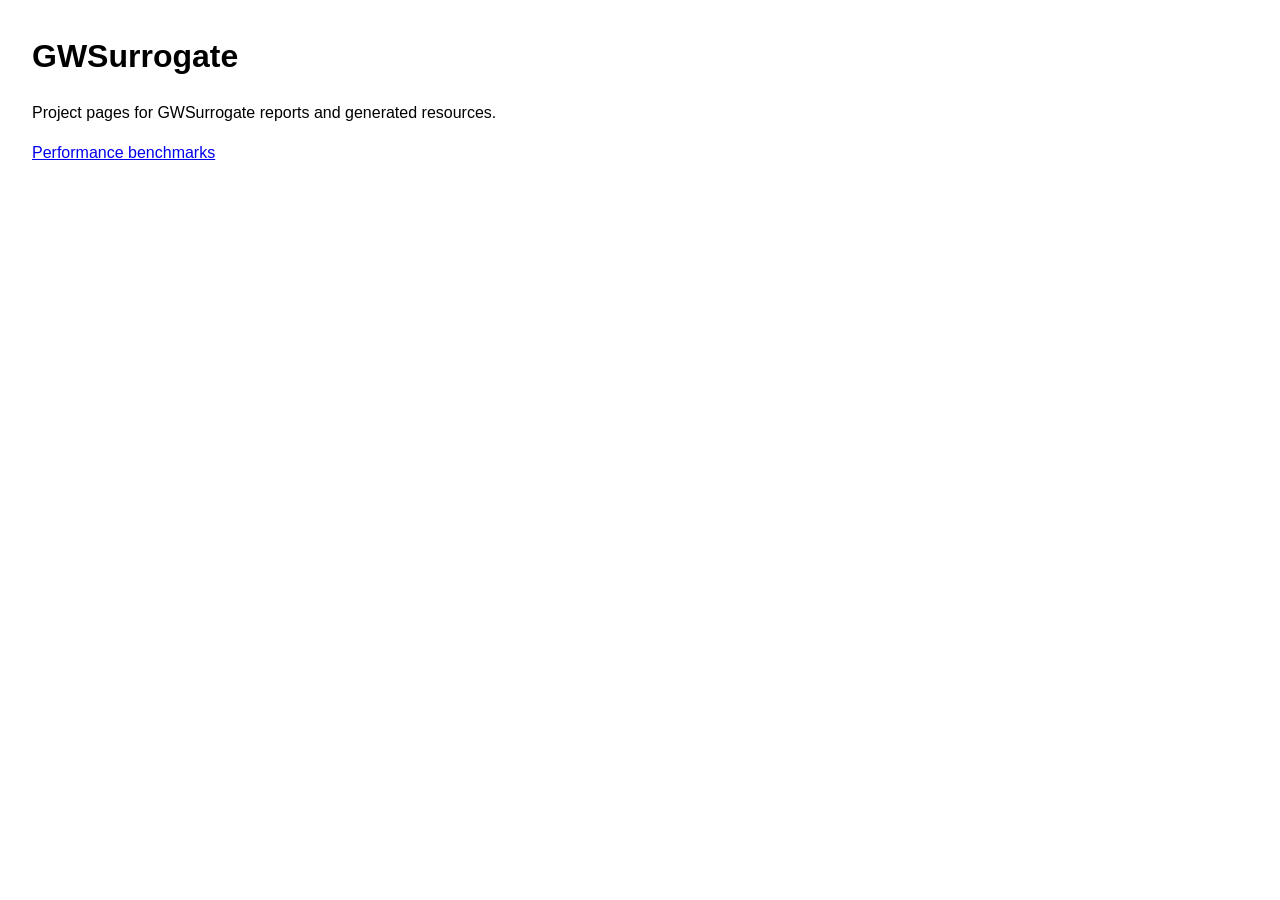
<file: index.html>
<!doctype html>
<html lang="en">
<head>
  <meta charset="utf-8">
  <meta name="viewport" content="width=device-width, initial-scale=1">
  <title>GWSurrogate</title>
  <style>
    body { font-family: sans-serif; margin: 2rem; line-height: 1.5; }
    table { border-collapse: collapse; width: 100%; }
    th, td { border-bottom: 1px solid #ddd; padding: 0.5rem; text-align: left; }
    nav a, .links a { margin-right: 1rem; }
  </style>
</head>
<body>
  <h1>GWSurrogate</h1>
  <p>Project pages for GWSurrogate reports and generated resources.</p>
  <div class="links">
    <a href="benchmarks/">Performance benchmarks</a>
  </div>

</body>
</html>
</file>
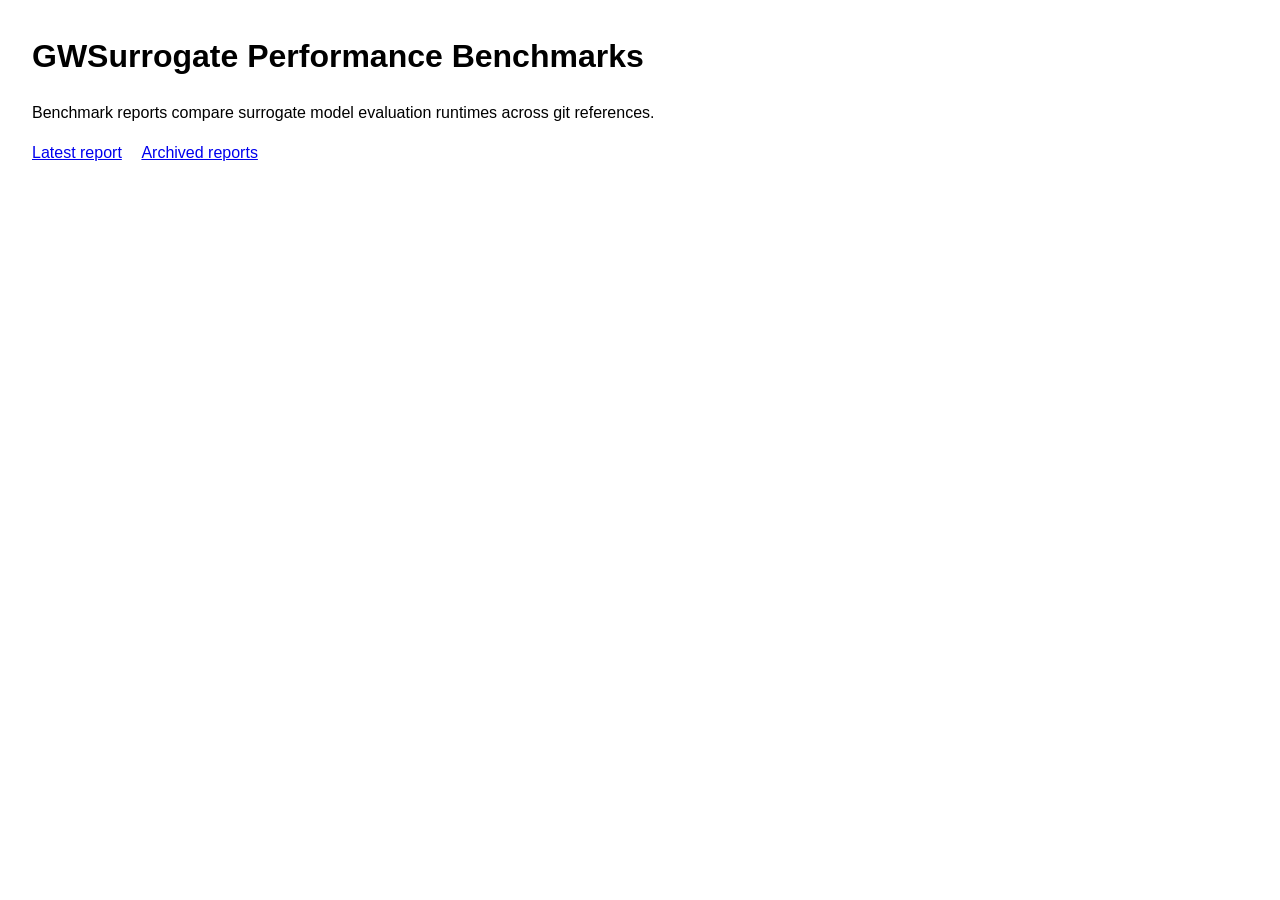
<file: benchmarks/index.html>
<!doctype html>
<html lang="en">
<head>
  <meta charset="utf-8">
  <meta name="viewport" content="width=device-width, initial-scale=1">
  <title>GWSurrogate Performance Benchmarks</title>
  <style>
    body { font-family: sans-serif; margin: 2rem; line-height: 1.5; }
    table { border-collapse: collapse; width: 100%; }
    th, td { border-bottom: 1px solid #ddd; padding: 0.5rem; text-align: left; }
    nav a, .links a { margin-right: 1rem; }
  </style>
</head>
<body>
  <h1>GWSurrogate Performance Benchmarks</h1>
  <p>Benchmark reports compare surrogate model evaluation runtimes across git references.</p>
  <div class="links">
    <a href="latest/">Latest report</a>
    <a href="runs/">Archived reports</a>
  </div>

</body>
</html>
</file>
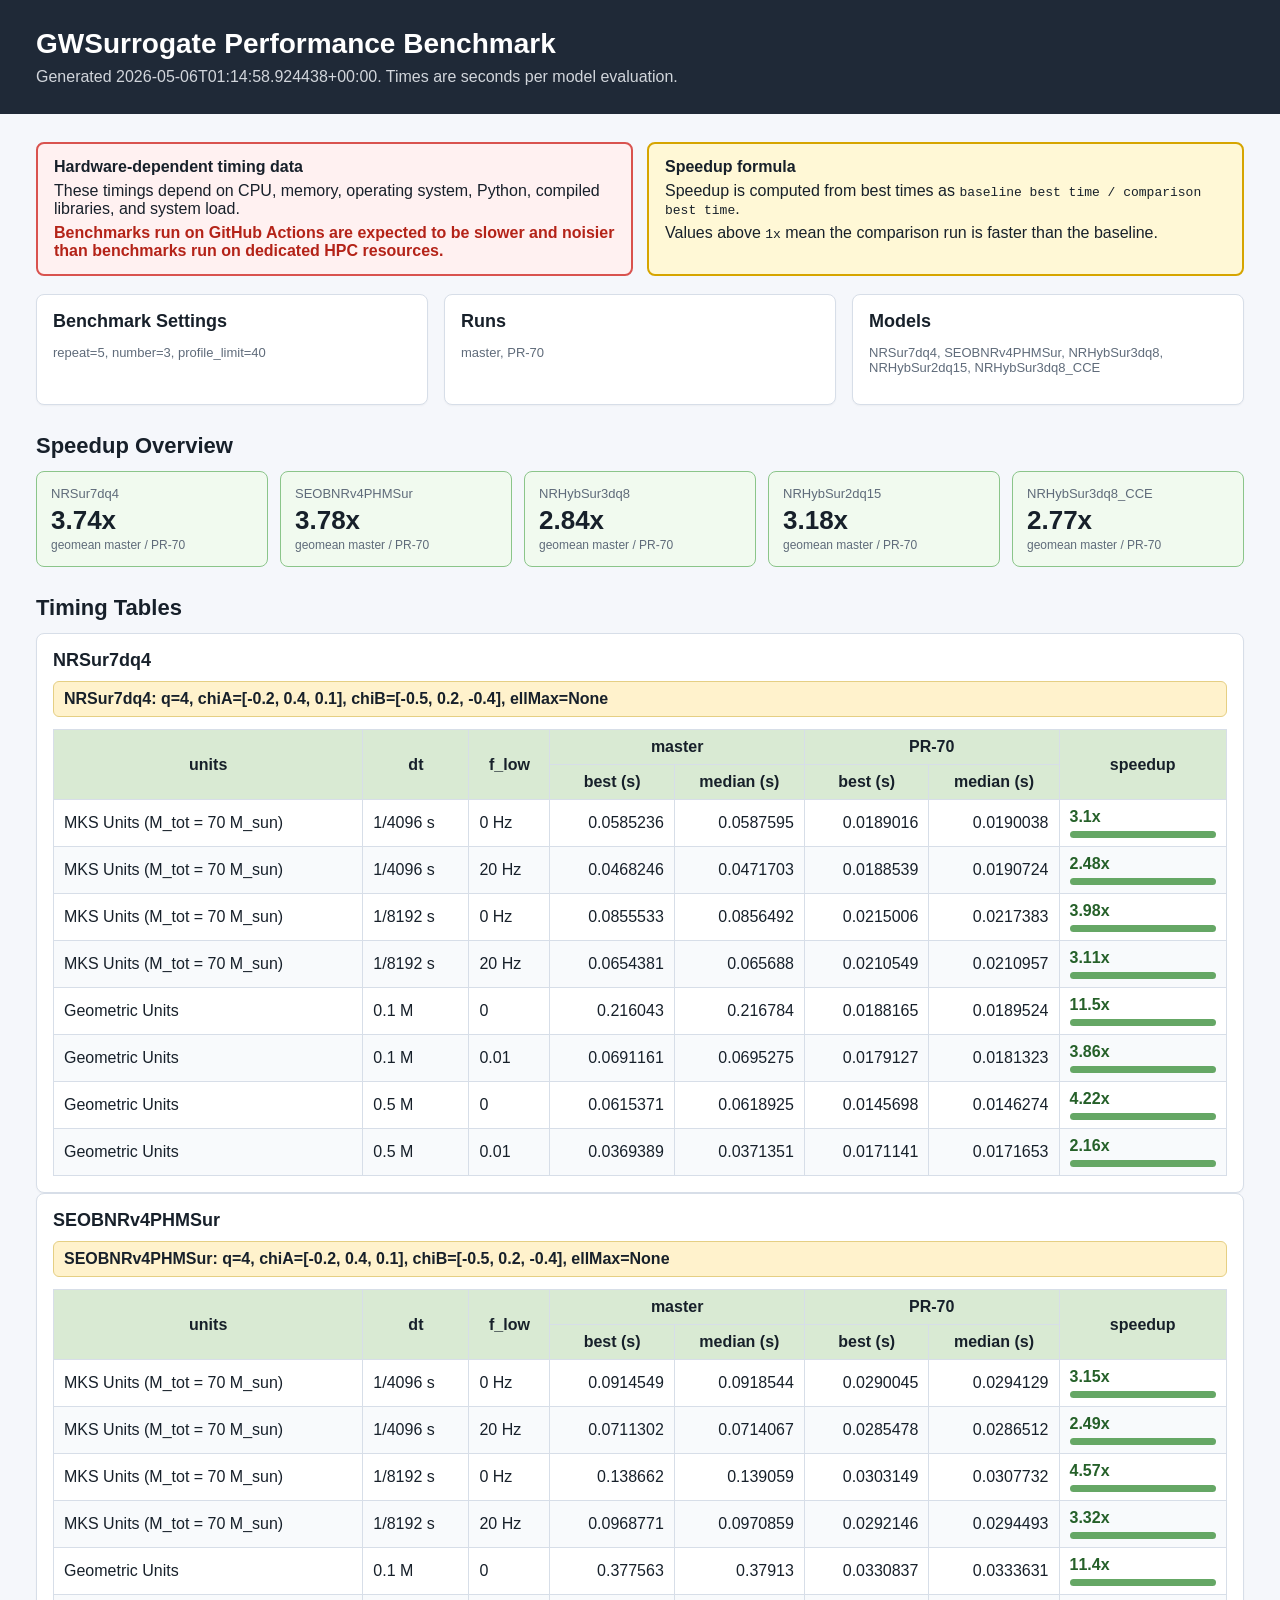
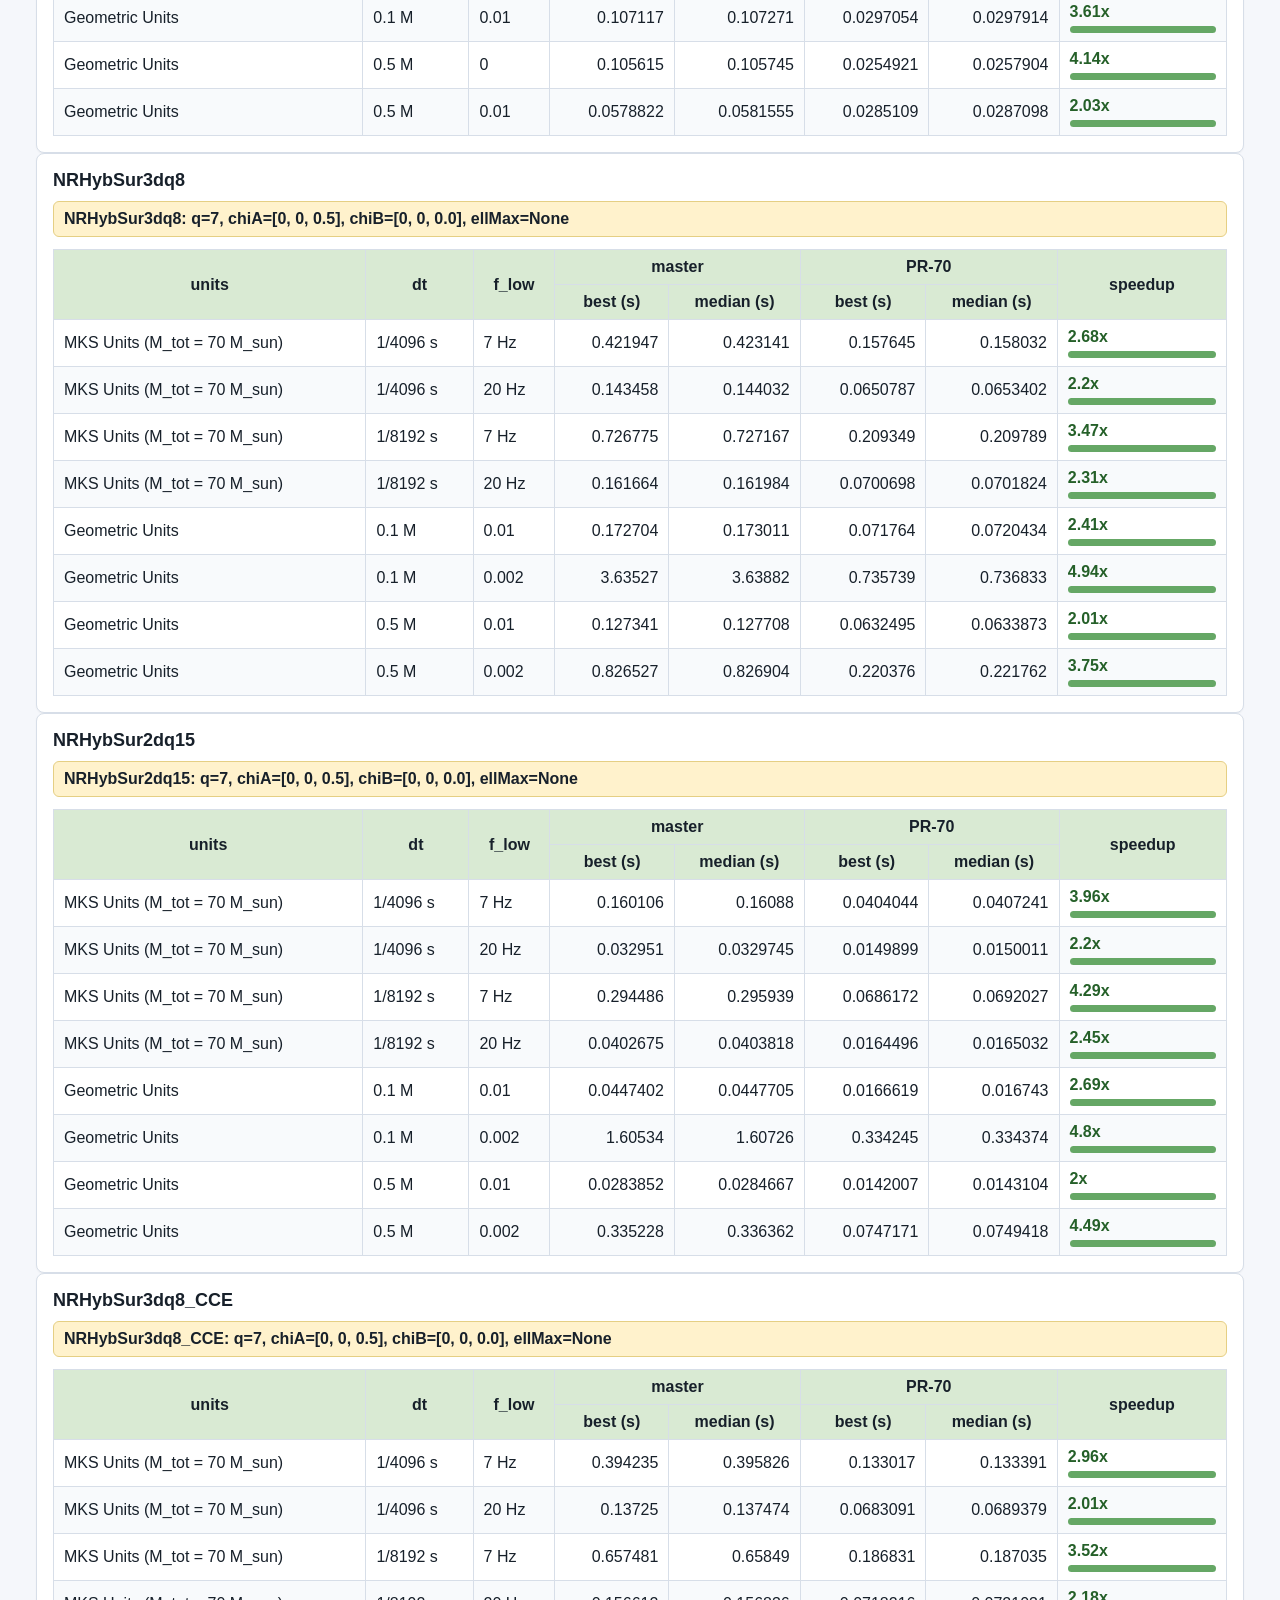
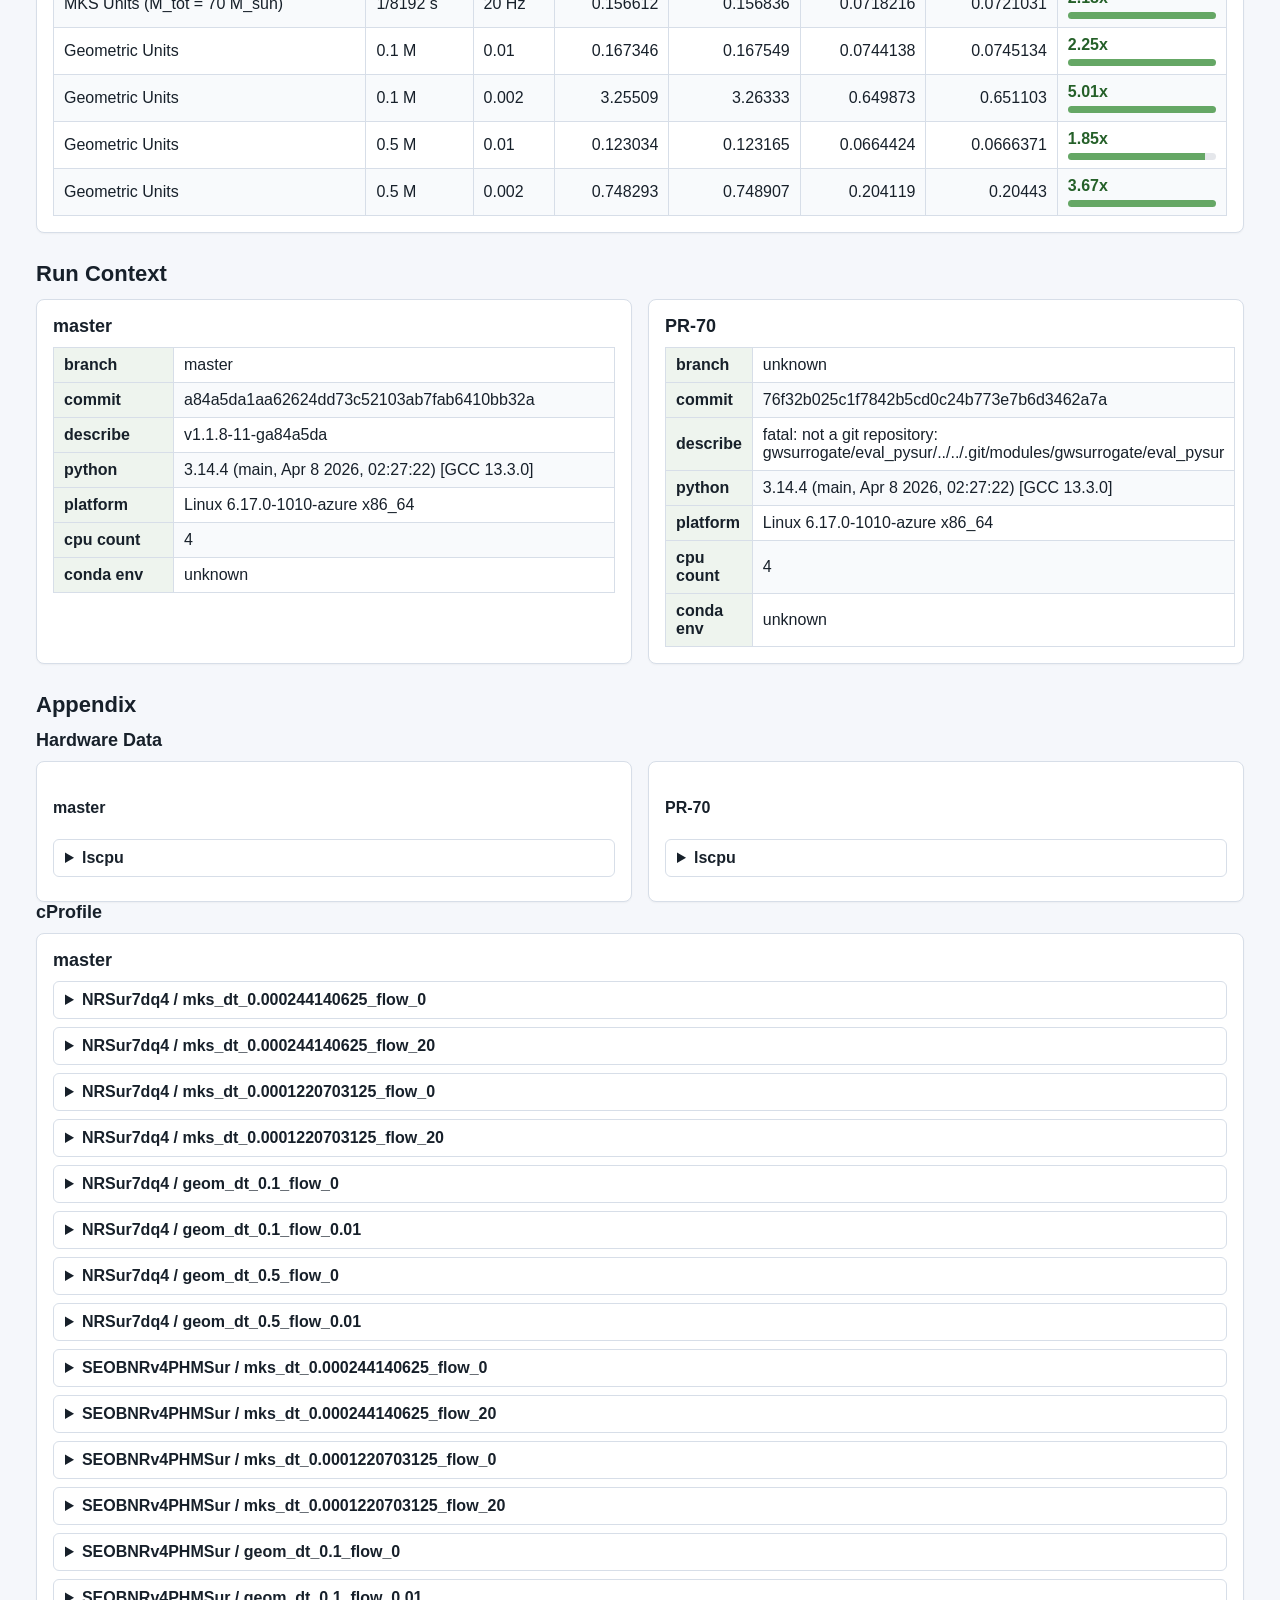
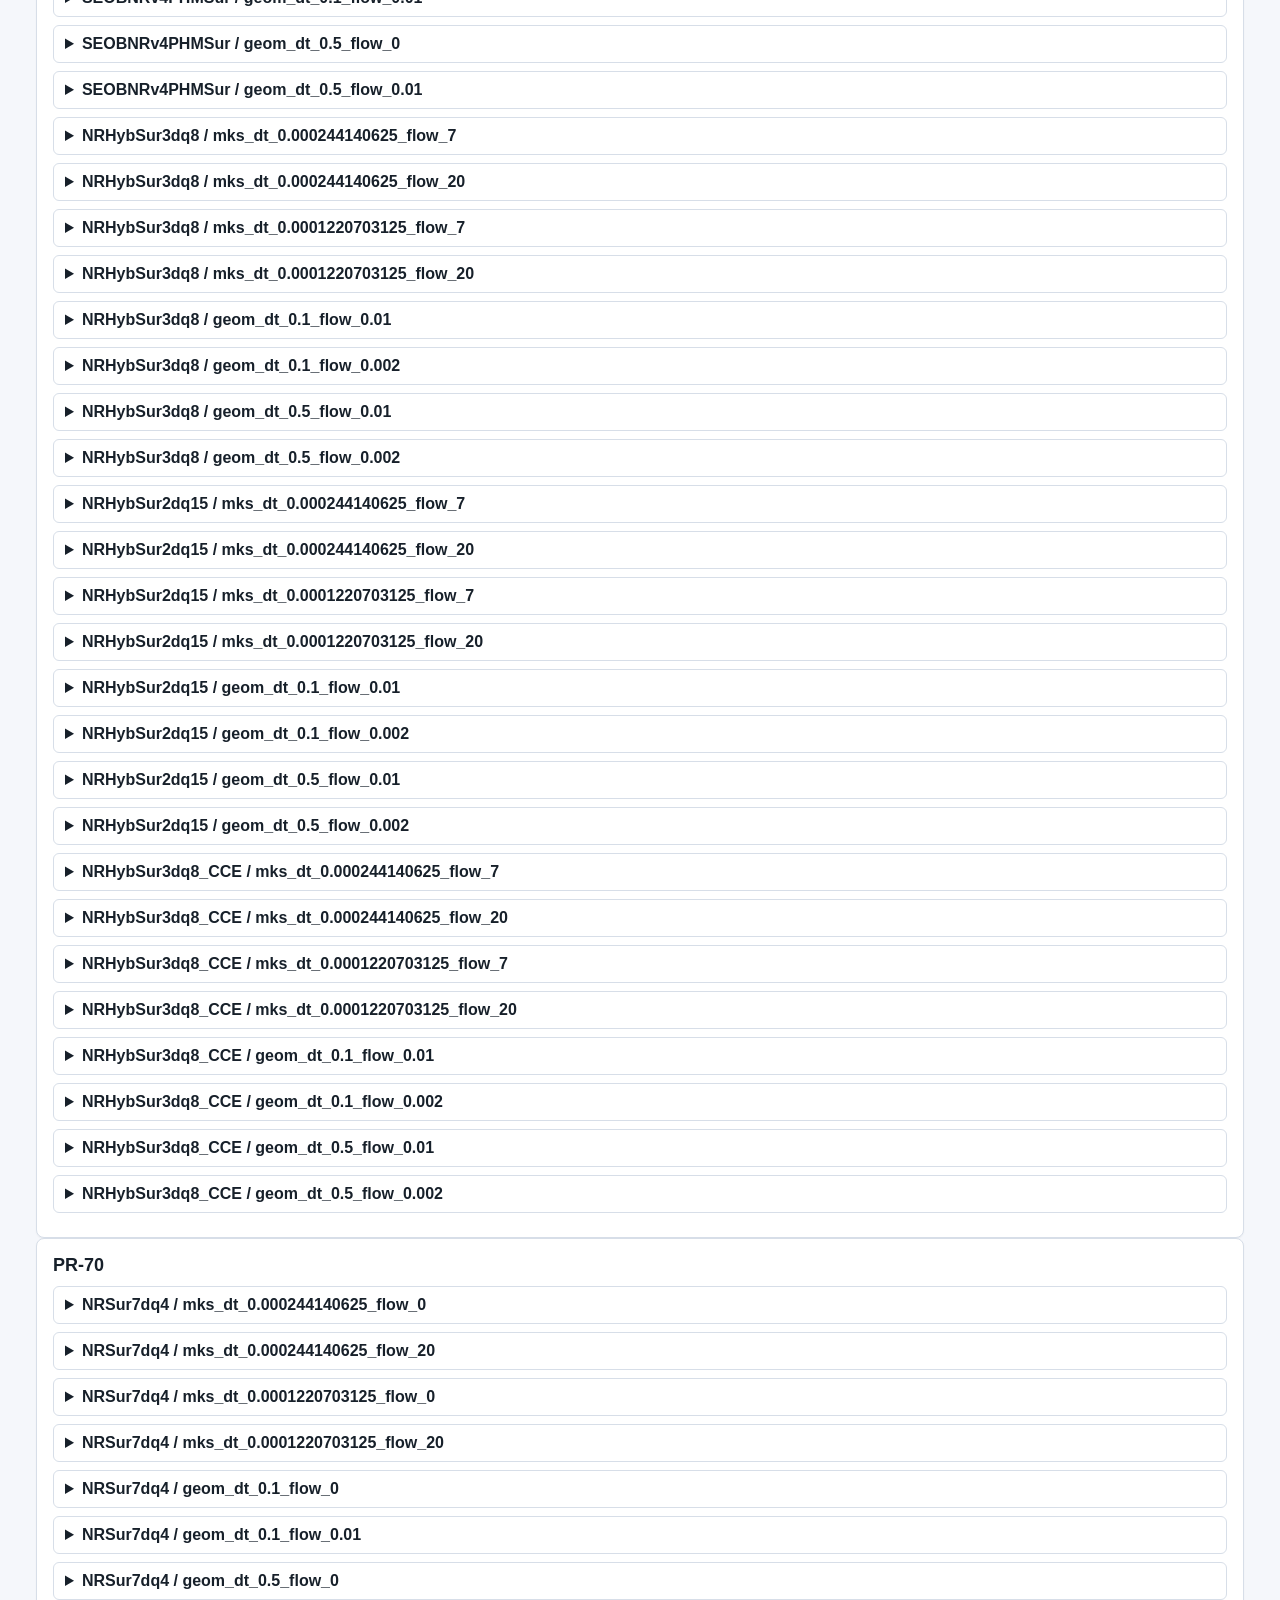
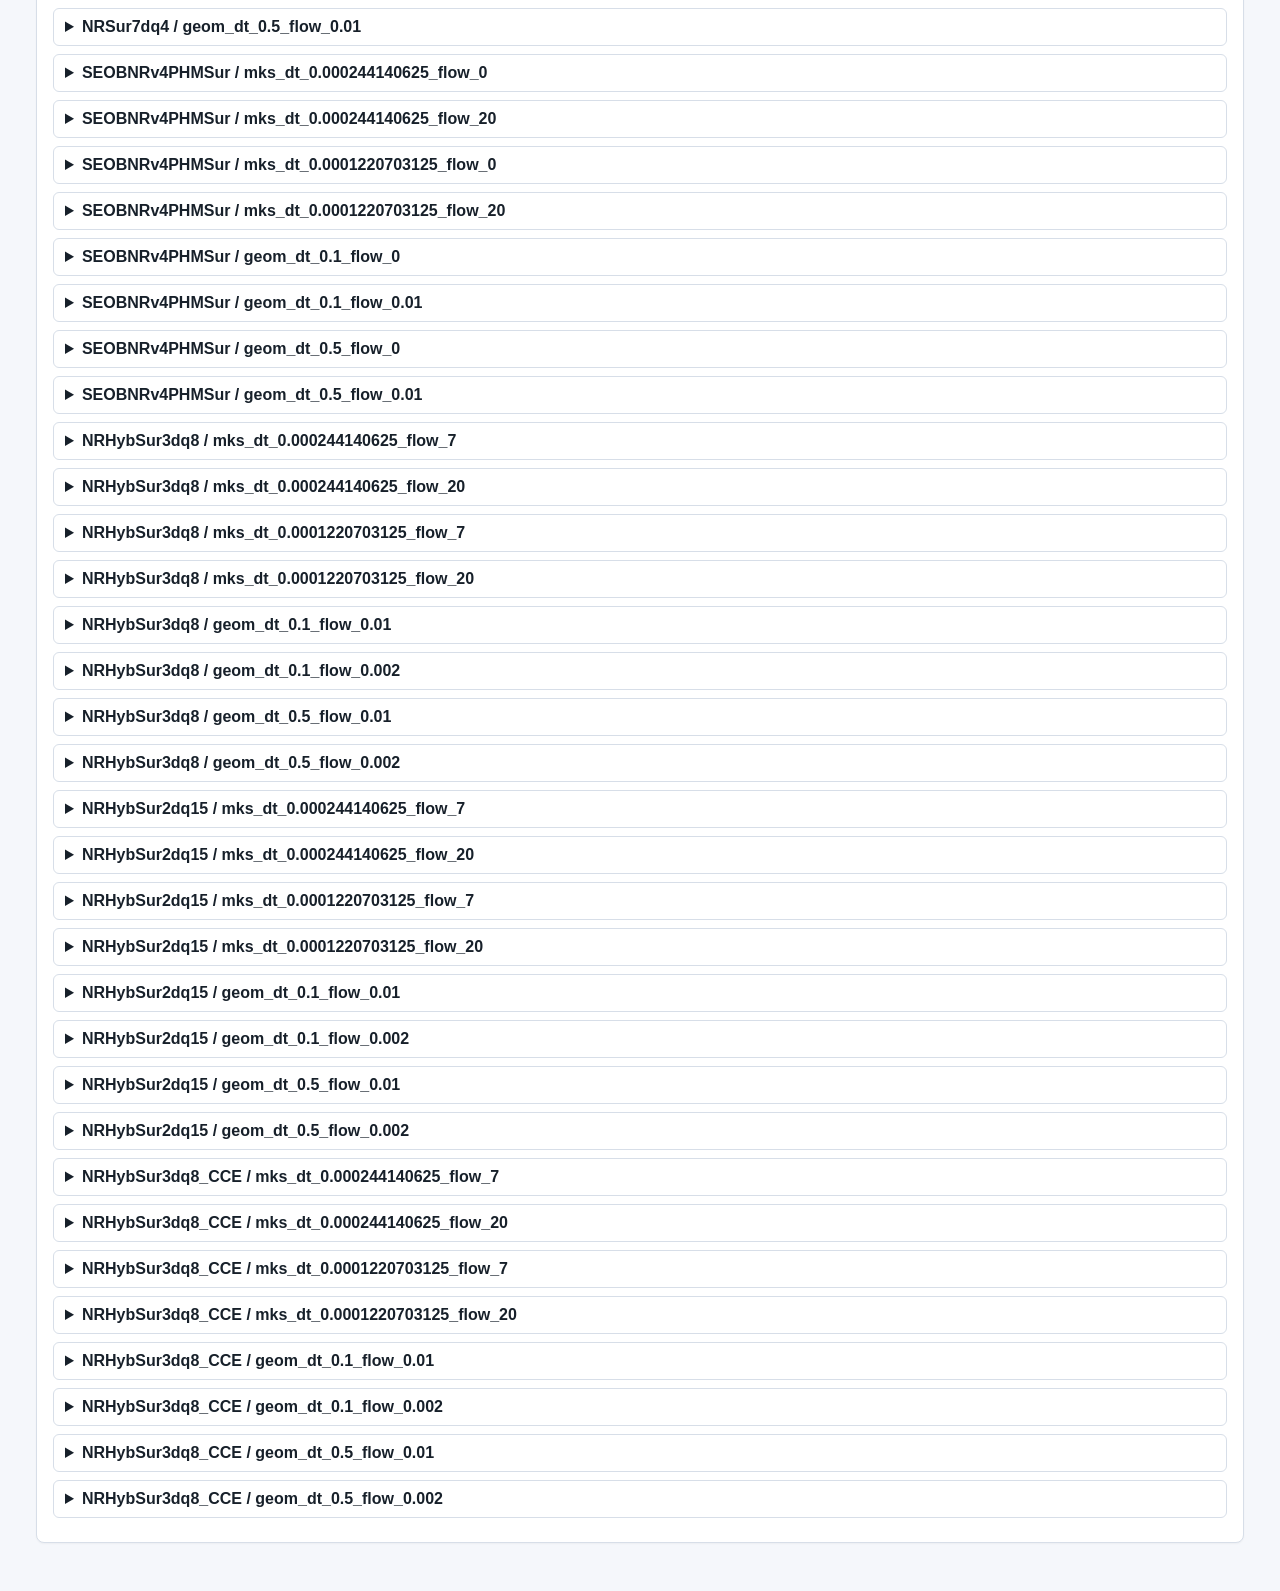
<file: benchmarks/latest/index.html>
<!doctype html>
<html lang="en">
<head>
  <meta charset="utf-8">
  <meta name="viewport" content="width=device-width, initial-scale=1">
  <title>GWSurrogate Performance Benchmark</title>
  <style>
      :root { color-scheme: light; --ink:#17202a; --muted:#5f6b7a; --line:#d7dee8; --panel:#ffffff; --bg:#f5f7fb; --green:#d9ead3; --yellow:#fff2cc; --red:#f8d7da; --blue:#d9eaf7; }
      * { box-sizing: border-box; }
      body { margin: 0; font-family: -apple-system, BlinkMacSystemFont, "Segoe UI", sans-serif; color: var(--ink); background: var(--bg); }
      header { padding: 28px 36px; background: #1f2937; color: white; }
      header h1 { margin: 0 0 8px; font-size: 28px; }
      header p { margin: 0; color: #d1d5db; }
      main { padding: 28px 36px 48px; max-width: 1500px; margin: 0 auto; }
      h2 { margin: 28px 0 12px; font-size: 22px; }
      h3 { margin: 0 0 10px; font-size: 18px; }
      .grid { display: grid; grid-template-columns: repeat(auto-fit, minmax(320px, 1fr)); gap: 16px; }
      .panel, .model { background: var(--panel); border: 1px solid var(--line); border-radius: 8px; padding: 16px; box-shadow: 0 1px 2px rgba(0,0,0,.04); }
      .notices { display: grid; grid-template-columns: repeat(auto-fit, minmax(320px, 1fr)); gap: 14px; margin-bottom: 18px; }
      .notice { border: 2px solid #d6a500; background: #fff8d6; border-radius: 8px; padding: 14px 16px; }
      .notice.hardware { border-color: #d9534f; background: #fff1f1; }
      .notice strong { display: block; margin-bottom: 6px; }
      .notice p { margin: 6px 0 0; }
      .warning-text { color: #b42318; font-weight: 700; }
      .metrics { display: grid; grid-template-columns: repeat(auto-fit, minmax(190px, 1fr)); gap: 12px; }
      .metric { border: 1px solid var(--line); border-radius: 8px; padding: 14px; background: white; }
      .metric.faster { border-color: #8bc58a; background: #f1faef; }
      .metric.slower { border-color: #e0969c; background: #fff3f3; }
      .metric-label { color: var(--muted); font-size: 13px; }
      .metric-value { font-size: 26px; font-weight: 700; margin-top: 4px; }
      .metric-note { color: var(--muted); font-size: 12px; margin-top: 2px; }
      .params { background: var(--yellow); border: 1px solid #e5cf84; border-radius: 6px; padding: 8px 10px; margin-bottom: 12px; font-weight: 600; }
      .table-wrap { overflow-x: auto; }
      table { border-collapse: collapse; width: 100%; }
      th, td { border: 1px solid var(--line); padding: 8px 10px; text-align: left; vertical-align: middle; }
      th { background: var(--green); font-weight: 700; text-align: center; }
      td.num { text-align: right; font-variant-numeric: tabular-nums; }
      tbody tr:nth-child(even) td { background: #f8fafc; }
      .speed { min-width: 130px; font-variant-numeric: tabular-nums; }
      .speed span { font-weight: 700; }
      .speed.faster span { color: #256029; }
      .speed.slower span { color: #8a1c25; }
      .bar { height: 7px; background: #e5e7eb; border-radius: 99px; margin-top: 5px; overflow: hidden; }
      .bar i { display: block; height: 100%; background: #60a5fa; }
      .speed.faster .bar i { background: #65a765; }
      .speed.slower .bar i { background: #d66b75; }
      .meta th { width: 120px; text-align: left; background: #eef4ee; }
      details { border: 1px solid var(--line); border-radius: 6px; margin: 8px 0; background: white; }
      summary { cursor: pointer; padding: 9px 11px; font-weight: 600; }
      pre { margin: 0; padding: 12px; overflow-x: auto; background: #111827; color: #e5e7eb; font-size: 12px; line-height: 1.45; }
      .small { color: var(--muted); font-size: 13px; }
    </style>
</head>
<body>
  <header>
    <h1>GWSurrogate Performance Benchmark</h1>
    <p>Generated 2026-05-06T01:14:58.924438+00:00. Times are seconds per model evaluation.</p>
  </header>
  <main>
    <section class="notices">
      <div class="notice hardware">
        <strong>Hardware-dependent timing data</strong>
        <p>These timings depend on CPU, memory, operating system, Python, compiled libraries, and system load.</p>
        <p class="warning-text">Benchmarks run on GitHub Actions are expected to be slower and noisier than benchmarks run on dedicated HPC resources.</p>
      </div>
      <div class="notice">
        <strong>Speedup formula</strong>
        <p>Speedup is computed from best times as <code>baseline best time / comparison best time</code>.</p>
        <p>Values above <code>1x</code> mean the comparison run is faster than the baseline.</p>
      </div>
    </section>
    <section class="grid">
      <div class="panel"><h3>Benchmark Settings</h3><p class="small">repeat=5, number=3, profile_limit=40</p></div>
      <div class="panel"><h3>Runs</h3><p class="small">master, PR-70</p></div>
      <div class="panel"><h3>Models</h3><p class="small">NRSur7dq4, SEOBNRv4PHMSur, NRHybSur3dq8, NRHybSur2dq15, NRHybSur3dq8_CCE</p></div>
    </section>
    
      <section>
        <h2>Speedup Overview</h2>
        <div class="metrics">
            <div class="metric faster">
              <div class="metric-label">NRSur7dq4</div>
              <div class="metric-value">3.74x</div>
              <div class="metric-note">geomean master / PR-70</div>
            </div>
            
            <div class="metric faster">
              <div class="metric-label">SEOBNRv4PHMSur</div>
              <div class="metric-value">3.78x</div>
              <div class="metric-note">geomean master / PR-70</div>
            </div>
            
            <div class="metric faster">
              <div class="metric-label">NRHybSur3dq8</div>
              <div class="metric-value">2.84x</div>
              <div class="metric-note">geomean master / PR-70</div>
            </div>
            
            <div class="metric faster">
              <div class="metric-label">NRHybSur2dq15</div>
              <div class="metric-value">3.18x</div>
              <div class="metric-note">geomean master / PR-70</div>
            </div>
            
            <div class="metric faster">
              <div class="metric-label">NRHybSur3dq8_CCE</div>
              <div class="metric-value">2.77x</div>
              <div class="metric-note">geomean master / PR-70</div>
            </div>
            </div>
      </section>
    
    <section><h2>Timing Tables</h2>
      <section class="model">
        <h3>NRSur7dq4</h3>
        <div class="params">NRSur7dq4: q=4, chiA=[-0.2, 0.4, 0.1], chiB=[-0.5, 0.2, -0.4], ellMax=None</div>
        <div class="table-wrap">
          <table class="timings">
            <thead>
              <tr><th rowspan="2">units</th><th rowspan="2">dt</th><th rowspan="2">f_low</th><th colspan="2">master</th><th colspan="2">PR-70</th><th rowspan="2">speedup</th></tr>
              <tr><th>best (s)</th><th>median (s)</th><th>best (s)</th><th>median (s)</th></tr>
            </thead>
            <tbody><tr><td>MKS Units (M_tot = 70 M_sun)</td><td>1/4096 s</td><td>0 Hz</td><td class="num">0.0585236</td><td class="num">0.0587595</td><td class="num">0.0189016</td><td class="num">0.0190038</td>
                <td class="speed faster">
                  <span>3.1x</span>
                  <div class="bar"><i style="width:100.0%"></i></div>
                </td>
                </tr><tr><td>MKS Units (M_tot = 70 M_sun)</td><td>1/4096 s</td><td>20 Hz</td><td class="num">0.0468246</td><td class="num">0.0471703</td><td class="num">0.0188539</td><td class="num">0.0190724</td>
                <td class="speed faster">
                  <span>2.48x</span>
                  <div class="bar"><i style="width:100.0%"></i></div>
                </td>
                </tr><tr><td>MKS Units (M_tot = 70 M_sun)</td><td>1/8192 s</td><td>0 Hz</td><td class="num">0.0855533</td><td class="num">0.0856492</td><td class="num">0.0215006</td><td class="num">0.0217383</td>
                <td class="speed faster">
                  <span>3.98x</span>
                  <div class="bar"><i style="width:100.0%"></i></div>
                </td>
                </tr><tr><td>MKS Units (M_tot = 70 M_sun)</td><td>1/8192 s</td><td>20 Hz</td><td class="num">0.0654381</td><td class="num">0.065688</td><td class="num">0.0210549</td><td class="num">0.0210957</td>
                <td class="speed faster">
                  <span>3.11x</span>
                  <div class="bar"><i style="width:100.0%"></i></div>
                </td>
                </tr><tr><td>Geometric Units</td><td>0.1 M</td><td>0</td><td class="num">0.216043</td><td class="num">0.216784</td><td class="num">0.0188165</td><td class="num">0.0189524</td>
                <td class="speed faster">
                  <span>11.5x</span>
                  <div class="bar"><i style="width:100.0%"></i></div>
                </td>
                </tr><tr><td>Geometric Units</td><td>0.1 M</td><td>0.01</td><td class="num">0.0691161</td><td class="num">0.0695275</td><td class="num">0.0179127</td><td class="num">0.0181323</td>
                <td class="speed faster">
                  <span>3.86x</span>
                  <div class="bar"><i style="width:100.0%"></i></div>
                </td>
                </tr><tr><td>Geometric Units</td><td>0.5 M</td><td>0</td><td class="num">0.0615371</td><td class="num">0.0618925</td><td class="num">0.0145698</td><td class="num">0.0146274</td>
                <td class="speed faster">
                  <span>4.22x</span>
                  <div class="bar"><i style="width:100.0%"></i></div>
                </td>
                </tr><tr><td>Geometric Units</td><td>0.5 M</td><td>0.01</td><td class="num">0.0369389</td><td class="num">0.0371351</td><td class="num">0.0171141</td><td class="num">0.0171653</td>
                <td class="speed faster">
                  <span>2.16x</span>
                  <div class="bar"><i style="width:100.0%"></i></div>
                </td>
                </tr></tbody>
          </table>
        </div>
      </section>
    

      <section class="model">
        <h3>SEOBNRv4PHMSur</h3>
        <div class="params">SEOBNRv4PHMSur: q=4, chiA=[-0.2, 0.4, 0.1], chiB=[-0.5, 0.2, -0.4], ellMax=None</div>
        <div class="table-wrap">
          <table class="timings">
            <thead>
              <tr><th rowspan="2">units</th><th rowspan="2">dt</th><th rowspan="2">f_low</th><th colspan="2">master</th><th colspan="2">PR-70</th><th rowspan="2">speedup</th></tr>
              <tr><th>best (s)</th><th>median (s)</th><th>best (s)</th><th>median (s)</th></tr>
            </thead>
            <tbody><tr><td>MKS Units (M_tot = 70 M_sun)</td><td>1/4096 s</td><td>0 Hz</td><td class="num">0.0914549</td><td class="num">0.0918544</td><td class="num">0.0290045</td><td class="num">0.0294129</td>
                <td class="speed faster">
                  <span>3.15x</span>
                  <div class="bar"><i style="width:100.0%"></i></div>
                </td>
                </tr><tr><td>MKS Units (M_tot = 70 M_sun)</td><td>1/4096 s</td><td>20 Hz</td><td class="num">0.0711302</td><td class="num">0.0714067</td><td class="num">0.0285478</td><td class="num">0.0286512</td>
                <td class="speed faster">
                  <span>2.49x</span>
                  <div class="bar"><i style="width:100.0%"></i></div>
                </td>
                </tr><tr><td>MKS Units (M_tot = 70 M_sun)</td><td>1/8192 s</td><td>0 Hz</td><td class="num">0.138662</td><td class="num">0.139059</td><td class="num">0.0303149</td><td class="num">0.0307732</td>
                <td class="speed faster">
                  <span>4.57x</span>
                  <div class="bar"><i style="width:100.0%"></i></div>
                </td>
                </tr><tr><td>MKS Units (M_tot = 70 M_sun)</td><td>1/8192 s</td><td>20 Hz</td><td class="num">0.0968771</td><td class="num">0.0970859</td><td class="num">0.0292146</td><td class="num">0.0294493</td>
                <td class="speed faster">
                  <span>3.32x</span>
                  <div class="bar"><i style="width:100.0%"></i></div>
                </td>
                </tr><tr><td>Geometric Units</td><td>0.1 M</td><td>0</td><td class="num">0.377563</td><td class="num">0.37913</td><td class="num">0.0330837</td><td class="num">0.0333631</td>
                <td class="speed faster">
                  <span>11.4x</span>
                  <div class="bar"><i style="width:100.0%"></i></div>
                </td>
                </tr><tr><td>Geometric Units</td><td>0.1 M</td><td>0.01</td><td class="num">0.107117</td><td class="num">0.107271</td><td class="num">0.0297054</td><td class="num">0.0297914</td>
                <td class="speed faster">
                  <span>3.61x</span>
                  <div class="bar"><i style="width:100.0%"></i></div>
                </td>
                </tr><tr><td>Geometric Units</td><td>0.5 M</td><td>0</td><td class="num">0.105615</td><td class="num">0.105745</td><td class="num">0.0254921</td><td class="num">0.0257904</td>
                <td class="speed faster">
                  <span>4.14x</span>
                  <div class="bar"><i style="width:100.0%"></i></div>
                </td>
                </tr><tr><td>Geometric Units</td><td>0.5 M</td><td>0.01</td><td class="num">0.0578822</td><td class="num">0.0581555</td><td class="num">0.0285109</td><td class="num">0.0287098</td>
                <td class="speed faster">
                  <span>2.03x</span>
                  <div class="bar"><i style="width:100.0%"></i></div>
                </td>
                </tr></tbody>
          </table>
        </div>
      </section>
    

      <section class="model">
        <h3>NRHybSur3dq8</h3>
        <div class="params">NRHybSur3dq8: q=7, chiA=[0, 0, 0.5], chiB=[0, 0, 0.0], ellMax=None</div>
        <div class="table-wrap">
          <table class="timings">
            <thead>
              <tr><th rowspan="2">units</th><th rowspan="2">dt</th><th rowspan="2">f_low</th><th colspan="2">master</th><th colspan="2">PR-70</th><th rowspan="2">speedup</th></tr>
              <tr><th>best (s)</th><th>median (s)</th><th>best (s)</th><th>median (s)</th></tr>
            </thead>
            <tbody><tr><td>MKS Units (M_tot = 70 M_sun)</td><td>1/4096 s</td><td>7 Hz</td><td class="num">0.421947</td><td class="num">0.423141</td><td class="num">0.157645</td><td class="num">0.158032</td>
                <td class="speed faster">
                  <span>2.68x</span>
                  <div class="bar"><i style="width:100.0%"></i></div>
                </td>
                </tr><tr><td>MKS Units (M_tot = 70 M_sun)</td><td>1/4096 s</td><td>20 Hz</td><td class="num">0.143458</td><td class="num">0.144032</td><td class="num">0.0650787</td><td class="num">0.0653402</td>
                <td class="speed faster">
                  <span>2.2x</span>
                  <div class="bar"><i style="width:100.0%"></i></div>
                </td>
                </tr><tr><td>MKS Units (M_tot = 70 M_sun)</td><td>1/8192 s</td><td>7 Hz</td><td class="num">0.726775</td><td class="num">0.727167</td><td class="num">0.209349</td><td class="num">0.209789</td>
                <td class="speed faster">
                  <span>3.47x</span>
                  <div class="bar"><i style="width:100.0%"></i></div>
                </td>
                </tr><tr><td>MKS Units (M_tot = 70 M_sun)</td><td>1/8192 s</td><td>20 Hz</td><td class="num">0.161664</td><td class="num">0.161984</td><td class="num">0.0700698</td><td class="num">0.0701824</td>
                <td class="speed faster">
                  <span>2.31x</span>
                  <div class="bar"><i style="width:100.0%"></i></div>
                </td>
                </tr><tr><td>Geometric Units</td><td>0.1 M</td><td>0.01</td><td class="num">0.172704</td><td class="num">0.173011</td><td class="num">0.071764</td><td class="num">0.0720434</td>
                <td class="speed faster">
                  <span>2.41x</span>
                  <div class="bar"><i style="width:100.0%"></i></div>
                </td>
                </tr><tr><td>Geometric Units</td><td>0.1 M</td><td>0.002</td><td class="num">3.63527</td><td class="num">3.63882</td><td class="num">0.735739</td><td class="num">0.736833</td>
                <td class="speed faster">
                  <span>4.94x</span>
                  <div class="bar"><i style="width:100.0%"></i></div>
                </td>
                </tr><tr><td>Geometric Units</td><td>0.5 M</td><td>0.01</td><td class="num">0.127341</td><td class="num">0.127708</td><td class="num">0.0632495</td><td class="num">0.0633873</td>
                <td class="speed faster">
                  <span>2.01x</span>
                  <div class="bar"><i style="width:100.0%"></i></div>
                </td>
                </tr><tr><td>Geometric Units</td><td>0.5 M</td><td>0.002</td><td class="num">0.826527</td><td class="num">0.826904</td><td class="num">0.220376</td><td class="num">0.221762</td>
                <td class="speed faster">
                  <span>3.75x</span>
                  <div class="bar"><i style="width:100.0%"></i></div>
                </td>
                </tr></tbody>
          </table>
        </div>
      </section>
    

      <section class="model">
        <h3>NRHybSur2dq15</h3>
        <div class="params">NRHybSur2dq15: q=7, chiA=[0, 0, 0.5], chiB=[0, 0, 0.0], ellMax=None</div>
        <div class="table-wrap">
          <table class="timings">
            <thead>
              <tr><th rowspan="2">units</th><th rowspan="2">dt</th><th rowspan="2">f_low</th><th colspan="2">master</th><th colspan="2">PR-70</th><th rowspan="2">speedup</th></tr>
              <tr><th>best (s)</th><th>median (s)</th><th>best (s)</th><th>median (s)</th></tr>
            </thead>
            <tbody><tr><td>MKS Units (M_tot = 70 M_sun)</td><td>1/4096 s</td><td>7 Hz</td><td class="num">0.160106</td><td class="num">0.16088</td><td class="num">0.0404044</td><td class="num">0.0407241</td>
                <td class="speed faster">
                  <span>3.96x</span>
                  <div class="bar"><i style="width:100.0%"></i></div>
                </td>
                </tr><tr><td>MKS Units (M_tot = 70 M_sun)</td><td>1/4096 s</td><td>20 Hz</td><td class="num">0.032951</td><td class="num">0.0329745</td><td class="num">0.0149899</td><td class="num">0.0150011</td>
                <td class="speed faster">
                  <span>2.2x</span>
                  <div class="bar"><i style="width:100.0%"></i></div>
                </td>
                </tr><tr><td>MKS Units (M_tot = 70 M_sun)</td><td>1/8192 s</td><td>7 Hz</td><td class="num">0.294486</td><td class="num">0.295939</td><td class="num">0.0686172</td><td class="num">0.0692027</td>
                <td class="speed faster">
                  <span>4.29x</span>
                  <div class="bar"><i style="width:100.0%"></i></div>
                </td>
                </tr><tr><td>MKS Units (M_tot = 70 M_sun)</td><td>1/8192 s</td><td>20 Hz</td><td class="num">0.0402675</td><td class="num">0.0403818</td><td class="num">0.0164496</td><td class="num">0.0165032</td>
                <td class="speed faster">
                  <span>2.45x</span>
                  <div class="bar"><i style="width:100.0%"></i></div>
                </td>
                </tr><tr><td>Geometric Units</td><td>0.1 M</td><td>0.01</td><td class="num">0.0447402</td><td class="num">0.0447705</td><td class="num">0.0166619</td><td class="num">0.016743</td>
                <td class="speed faster">
                  <span>2.69x</span>
                  <div class="bar"><i style="width:100.0%"></i></div>
                </td>
                </tr><tr><td>Geometric Units</td><td>0.1 M</td><td>0.002</td><td class="num">1.60534</td><td class="num">1.60726</td><td class="num">0.334245</td><td class="num">0.334374</td>
                <td class="speed faster">
                  <span>4.8x</span>
                  <div class="bar"><i style="width:100.0%"></i></div>
                </td>
                </tr><tr><td>Geometric Units</td><td>0.5 M</td><td>0.01</td><td class="num">0.0283852</td><td class="num">0.0284667</td><td class="num">0.0142007</td><td class="num">0.0143104</td>
                <td class="speed faster">
                  <span>2x</span>
                  <div class="bar"><i style="width:99.9%"></i></div>
                </td>
                </tr><tr><td>Geometric Units</td><td>0.5 M</td><td>0.002</td><td class="num">0.335228</td><td class="num">0.336362</td><td class="num">0.0747171</td><td class="num">0.0749418</td>
                <td class="speed faster">
                  <span>4.49x</span>
                  <div class="bar"><i style="width:100.0%"></i></div>
                </td>
                </tr></tbody>
          </table>
        </div>
      </section>
    

      <section class="model">
        <h3>NRHybSur3dq8_CCE</h3>
        <div class="params">NRHybSur3dq8_CCE: q=7, chiA=[0, 0, 0.5], chiB=[0, 0, 0.0], ellMax=None</div>
        <div class="table-wrap">
          <table class="timings">
            <thead>
              <tr><th rowspan="2">units</th><th rowspan="2">dt</th><th rowspan="2">f_low</th><th colspan="2">master</th><th colspan="2">PR-70</th><th rowspan="2">speedup</th></tr>
              <tr><th>best (s)</th><th>median (s)</th><th>best (s)</th><th>median (s)</th></tr>
            </thead>
            <tbody><tr><td>MKS Units (M_tot = 70 M_sun)</td><td>1/4096 s</td><td>7 Hz</td><td class="num">0.394235</td><td class="num">0.395826</td><td class="num">0.133017</td><td class="num">0.133391</td>
                <td class="speed faster">
                  <span>2.96x</span>
                  <div class="bar"><i style="width:100.0%"></i></div>
                </td>
                </tr><tr><td>MKS Units (M_tot = 70 M_sun)</td><td>1/4096 s</td><td>20 Hz</td><td class="num">0.13725</td><td class="num">0.137474</td><td class="num">0.0683091</td><td class="num">0.0689379</td>
                <td class="speed faster">
                  <span>2.01x</span>
                  <div class="bar"><i style="width:100.0%"></i></div>
                </td>
                </tr><tr><td>MKS Units (M_tot = 70 M_sun)</td><td>1/8192 s</td><td>7 Hz</td><td class="num">0.657481</td><td class="num">0.65849</td><td class="num">0.186831</td><td class="num">0.187035</td>
                <td class="speed faster">
                  <span>3.52x</span>
                  <div class="bar"><i style="width:100.0%"></i></div>
                </td>
                </tr><tr><td>MKS Units (M_tot = 70 M_sun)</td><td>1/8192 s</td><td>20 Hz</td><td class="num">0.156612</td><td class="num">0.156836</td><td class="num">0.0718216</td><td class="num">0.0721031</td>
                <td class="speed faster">
                  <span>2.18x</span>
                  <div class="bar"><i style="width:100.0%"></i></div>
                </td>
                </tr><tr><td>Geometric Units</td><td>0.1 M</td><td>0.01</td><td class="num">0.167346</td><td class="num">0.167549</td><td class="num">0.0744138</td><td class="num">0.0745134</td>
                <td class="speed faster">
                  <span>2.25x</span>
                  <div class="bar"><i style="width:100.0%"></i></div>
                </td>
                </tr><tr><td>Geometric Units</td><td>0.1 M</td><td>0.002</td><td class="num">3.25509</td><td class="num">3.26333</td><td class="num">0.649873</td><td class="num">0.651103</td>
                <td class="speed faster">
                  <span>5.01x</span>
                  <div class="bar"><i style="width:100.0%"></i></div>
                </td>
                </tr><tr><td>Geometric Units</td><td>0.5 M</td><td>0.01</td><td class="num">0.123034</td><td class="num">0.123165</td><td class="num">0.0664424</td><td class="num">0.0666371</td>
                <td class="speed faster">
                  <span>1.85x</span>
                  <div class="bar"><i style="width:92.6%"></i></div>
                </td>
                </tr><tr><td>Geometric Units</td><td>0.5 M</td><td>0.002</td><td class="num">0.748293</td><td class="num">0.748907</td><td class="num">0.204119</td><td class="num">0.20443</td>
                <td class="speed faster">
                  <span>3.67x</span>
                  <div class="bar"><i style="width:100.0%"></i></div>
                </td>
                </tr></tbody>
          </table>
        </div>
      </section>
    </section>
    <section><h2>Run Context</h2><div class="grid">
      <section class="panel">
        <h3>master</h3>
        <table class="meta"><tbody><tr><th>branch</th><td>master</td></tr>
<tr><th>commit</th><td>a84a5da1aa62624dd73c52103ab7fab6410bb32a</td></tr>
<tr><th>describe</th><td>v1.1.8-11-ga84a5da</td></tr>
<tr><th>python</th><td>3.14.4 (main, Apr  8 2026, 02:27:22) [GCC 13.3.0]</td></tr>
<tr><th>platform</th><td>Linux 6.17.0-1010-azure x86_64</td></tr>
<tr><th>cpu count</th><td>4</td></tr>
<tr><th>conda env</th><td>unknown</td></tr></tbody></table>
      </section>
    

      <section class="panel">
        <h3>PR-70</h3>
        <table class="meta"><tbody><tr><th>branch</th><td>unknown</td></tr>
<tr><th>commit</th><td>76f32b025c1f7842b5cd0c24b773e7b6d3462a7a</td></tr>
<tr><th>describe</th><td>fatal: not a git repository: gwsurrogate/eval_pysur/../../.git/modules/gwsurrogate/eval_pysur</td></tr>
<tr><th>python</th><td>3.14.4 (main, Apr  8 2026, 02:27:22) [GCC 13.3.0]</td></tr>
<tr><th>platform</th><td>Linux 6.17.0-1010-azure x86_64</td></tr>
<tr><th>cpu count</th><td>4</td></tr>
<tr><th>conda env</th><td>unknown</td></tr></tbody></table>
      </section>
    </div></section>
    
      <section>
        <h2>Appendix</h2>
        <section><h3>Hardware Data</h3><div class="grid">
            <section class="panel">
              <h4>master</h4>
              
                <details>
                  <summary>lscpu</summary>
                  <pre>Architecture:                            x86_64
CPU op-mode(s):                          32-bit, 64-bit
Address sizes:                           46 bits physical, 57 bits virtual
Byte Order:                              Little Endian
CPU(s):                                  4
On-line CPU(s) list:                     0-3
Vendor ID:                               GenuineIntel
Model name:                              Intel(R) Xeon(R) Platinum 8370C CPU @ 2.80GHz
CPU family:                              6
Model:                                   106
Thread(s) per core:                      2
Core(s) per socket:                      2
Socket(s):                               1
Stepping:                                6
CPU(s) scaling MHz:                      113%
CPU max MHz:                             2800.0000
CPU min MHz:                             800.0000
BogoMIPS:                                5586.87
Flags:                                   fpu vme de pse tsc msr pae mce cx8 apic sep mtrr pge mca cmov pat pse36 clflush mmx fxsr sse sse2 ss ht syscall nx pdpe1gb rdtscp lm constant_tsc rep_good nopl xtopology tsc_reliable nonstop_tsc cpuid aperfmperf tsc_known_freq pni pclmulqdq vmx ssse3 fma cx16 pcid sse4_1 sse4_2 x2apic movbe popcnt tsc_deadline_timer aes xsave avx f16c rdrand hypervisor lahf_lm abm 3dnowprefetch tpr_shadow ept vpid ept_ad fsgsbase tsc_adjust bmi1 hle avx2 smep bmi2 erms invpcid rtm avx512f avx512dq rdseed adx smap avx512ifma clflushopt clwb avx512cd sha_ni avx512bw avx512vl xsaveopt xsavec xgetbv1 xsaves vnmi avx512vbmi umip avx512_vbmi2 gfni vaes vpclmulqdq avx512_vnni avx512_bitalg avx512_vpopcntdq la57 rdpid fsrm arch_capabilities
Virtualization:                          VT-x
Hypervisor vendor:                       Microsoft
Virtualization type:                     full
L1d cache:                               96 KiB (2 instances)
L1i cache:                               64 KiB (2 instances)
L2 cache:                                2.5 MiB (2 instances)
L3 cache:                                48 MiB (1 instance)
NUMA node(s):                            1
NUMA node0 CPU(s):                       0-3
Vulnerability Gather data sampling:      Not affected
Vulnerability Ghostwrite:                Not affected
Vulnerability Indirect target selection: Mitigation; Aligned branch/return thunks
Vulnerability Itlb multihit:             Not affected
Vulnerability L1tf:                      Not affected
Vulnerability Mds:                       Not affected
Vulnerability Meltdown:                  Not affected
Vulnerability Mmio stale data:           Vulnerable: Clear CPU buffers attempted, no microcode; SMT Host state unknown
Vulnerability Old microcode:             Not affected
Vulnerability Reg file data sampling:    Not affected
Vulnerability Retbleed:                  Vulnerable
Vulnerability Spec rstack overflow:      Not affected
Vulnerability Spec store bypass:         Vulnerable
Vulnerability Spectre v1:                Mitigation; usercopy/swapgs barriers and __user pointer sanitization
Vulnerability Spectre v2:                Mitigation; Retpolines; STIBP disabled; RSB filling; PBRSB-eIBRS Not affected; BHI Retpoline
Vulnerability Srbds:                     Not affected
Vulnerability Tsa:                       Not affected
Vulnerability Tsx async abort:           Not affected
Vulnerability Vmscape:                   Not affected</pre>
                </details>
                
            </section>
            
            <section class="panel">
              <h4>PR-70</h4>
              
                <details>
                  <summary>lscpu</summary>
                  <pre>Architecture:                            x86_64
CPU op-mode(s):                          32-bit, 64-bit
Address sizes:                           46 bits physical, 57 bits virtual
Byte Order:                              Little Endian
CPU(s):                                  4
On-line CPU(s) list:                     0-3
Vendor ID:                               GenuineIntel
Model name:                              Intel(R) Xeon(R) Platinum 8370C CPU @ 2.80GHz
CPU family:                              6
Model:                                   106
Thread(s) per core:                      2
Core(s) per socket:                      2
Socket(s):                               1
Stepping:                                6
CPU(s) scaling MHz:                      106%
CPU max MHz:                             2800.0000
CPU min MHz:                             800.0000
BogoMIPS:                                5586.87
Flags:                                   fpu vme de pse tsc msr pae mce cx8 apic sep mtrr pge mca cmov pat pse36 clflush mmx fxsr sse sse2 ss ht syscall nx pdpe1gb rdtscp lm constant_tsc rep_good nopl xtopology tsc_reliable nonstop_tsc cpuid aperfmperf tsc_known_freq pni pclmulqdq vmx ssse3 fma cx16 pcid sse4_1 sse4_2 x2apic movbe popcnt tsc_deadline_timer aes xsave avx f16c rdrand hypervisor lahf_lm abm 3dnowprefetch tpr_shadow ept vpid ept_ad fsgsbase tsc_adjust bmi1 hle avx2 smep bmi2 erms invpcid rtm avx512f avx512dq rdseed adx smap avx512ifma clflushopt clwb avx512cd sha_ni avx512bw avx512vl xsaveopt xsavec xgetbv1 xsaves vnmi avx512vbmi umip avx512_vbmi2 gfni vaes vpclmulqdq avx512_vnni avx512_bitalg avx512_vpopcntdq la57 rdpid fsrm arch_capabilities
Virtualization:                          VT-x
Hypervisor vendor:                       Microsoft
Virtualization type:                     full
L1d cache:                               96 KiB (2 instances)
L1i cache:                               64 KiB (2 instances)
L2 cache:                                2.5 MiB (2 instances)
L3 cache:                                48 MiB (1 instance)
NUMA node(s):                            1
NUMA node0 CPU(s):                       0-3
Vulnerability Gather data sampling:      Not affected
Vulnerability Ghostwrite:                Not affected
Vulnerability Indirect target selection: Mitigation; Aligned branch/return thunks
Vulnerability Itlb multihit:             Not affected
Vulnerability L1tf:                      Not affected
Vulnerability Mds:                       Not affected
Vulnerability Meltdown:                  Not affected
Vulnerability Mmio stale data:           Vulnerable: Clear CPU buffers attempted, no microcode; SMT Host state unknown
Vulnerability Old microcode:             Not affected
Vulnerability Reg file data sampling:    Not affected
Vulnerability Retbleed:                  Vulnerable
Vulnerability Spec rstack overflow:      Not affected
Vulnerability Spec store bypass:         Vulnerable
Vulnerability Spectre v1:                Mitigation; usercopy/swapgs barriers and __user pointer sanitization
Vulnerability Spectre v2:                Mitigation; Retpolines; STIBP disabled; RSB filling; PBRSB-eIBRS Not affected; BHI Retpoline
Vulnerability Srbds:                     Not affected
Vulnerability Tsa:                       Not affected
Vulnerability Tsx async abort:           Not affected
Vulnerability Vmscape:                   Not affected</pre>
                </details>
                
            </section>
            </div></section>
        <section><h3>cProfile</h3>
            <section class="panel">
              <h3>master</h3>
              
                <details>
                  <summary>NRSur7dq4 / mks_dt_0.000244140625_flow_0</summary>
                  <pre>         28760 function calls in 0.069 seconds

   Ordered by: cumulative time
   List reduced from 95 to 40 due to restriction &lt;40&gt;

   ncalls  tottime  percall  cumtime  percall filename:lineno(function)
        1    0.000    0.000    0.069    0.069 benchmark_surrogate_evaluations.py:269(evaluate_case)
        1    0.000    0.000    0.069    0.069 surrogate.py:1721(__call__)
        1    0.001    0.001    0.068    0.068 precessing_surrogate.py:933(__call__)
      196    0.000    0.000    0.043    0.000 surrogate.py:85(_splinterp_Cwrapper)
      196    0.007    0.000    0.043    0.000 spline_interp_Cwrapper.py:39(interpolate)
        5    0.000    0.000    0.039    0.008 precessing_surrogate.py:849(splinterp_many)
      561    0.017    0.000    0.017    0.000 {built-in method builtins.max}
      560    0.016    0.000    0.016    0.000 {built-in method builtins.min}
        1    0.000    0.000    0.014    0.014 precessing_surrogate.py:387(__call__)
        1    0.000    0.000    0.008    0.008 precessing_surrogate.py:842(inertial_waveform_modes)
        1    0.001    0.001    0.008    0.008 precessing_surrogate.py:105(rotateWaveform)
      279    0.001    0.000    0.008    0.000 precessing_surrogate.py:293(get_time_deriv_from_index)
        1    0.005    0.005    0.007    0.007 precessing_surrogate.py:42(_wignerD_matrices)
       13    0.000    0.000    0.007    0.001 precessing_surrogate.py:311(get_time_deriv)
        3    0.000    0.000    0.006    0.002 precessing_surrogate.py:597(_one_backward_RK4_step)
        1    0.001    0.001    0.006    0.006 precessing_surrogate.py:621(_integrate_forward)
      837    0.001    0.000    0.006    0.000 precessing_surrogate.py:179(_eval_vector_fit)
        1    0.000    0.000    0.005    0.005 precessing_surrogate.py:764(__call__)
       42    0.001    0.000    0.005    0.000 precessing_surrogate.py:801(_eval_comp)
     2806    0.002    0.000    0.004    0.000 precessing_surrogate.py:152(_eval_scalar_fit)
     2806    0.002    0.000    0.002    0.000 {built-in method gwsurrogate.precessing_utils._utils.eval_fit}
      503    0.001    0.000    0.002    0.000 _function_base_impl.py:5577(append)
     1638    0.002    0.000    0.002    0.000 {built-in method numpy.array}
      574    0.001    0.000    0.002    0.000 surrogate.py:2446(get_fit_params)
      784    0.000    0.000    0.001    0.000 _internal.py:280(data_as)
        4    0.001    0.000    0.001    0.000 precessing_surrogate.py:39(_assemble_powers)
        1    0.000    0.000    0.001    0.001 precessing_surrogate.py:655(_integrate_backward)
      784    0.001    0.000    0.001    0.000 __init__.py:613(cast)
      503    0.000    0.000    0.001    0.000 fromnumeric.py:1879(ravel)
        1    0.000    0.000    0.001    0.001 precessing_surrogate.py:522(_initialize)
      588    0.000    0.000    0.000    0.000 {method &#x27;astype&#x27; of &#x27;numpy.ndarray&#x27; objects}
      784    0.000    0.000    0.000    0.000 _internal.py:263(__init__)
      574    0.000    0.000    0.000    0.000 _function_base_impl.py:924(copy)
     2480    0.000    0.000    0.000    0.000 {method &#x27;append&#x27; of &#x27;list&#x27; objects}
     2806    0.000    0.000    0.000    0.000 surrogate.py:2472(get_fit_settings)
        1    0.000    0.000    0.000    0.000 precessing_surrogate.py:340(_get_t_from_omega)
        1    0.000    0.000    0.000    0.000 {method &#x27;update&#x27; of &#x27;dict&#x27; objects}
       47    0.000    0.000    0.000    0.000 precessing_surrogate.py:334(get_omega)
       44    0.000    0.000    0.000    0.000 {method &#x27;dot&#x27; of &#x27;numpy.ndarray&#x27; objects}
      753    0.000    0.000    0.000    0.000 {method &#x27;ravel&#x27; of &#x27;numpy.ndarray&#x27; objects}</pre>
                </details>
                
                <details>
                  <summary>NRSur7dq4 / mks_dt_0.000244140625_flow_20</summary>
                  <pre>         28761 function calls in 0.059 seconds

   Ordered by: cumulative time
   List reduced from 95 to 40 due to restriction &lt;40&gt;

   ncalls  tottime  percall  cumtime  percall filename:lineno(function)
        1    0.000    0.000    0.059    0.059 benchmark_surrogate_evaluations.py:269(evaluate_case)
        1    0.000    0.000    0.059    0.059 surrogate.py:1721(__call__)
        1    0.001    0.001    0.059    0.059 precessing_surrogate.py:933(__call__)
      196    0.000    0.000    0.036    0.000 surrogate.py:85(_splinterp_Cwrapper)
      196    0.007    0.000    0.036    0.000 spline_interp_Cwrapper.py:39(interpolate)
        5    0.000    0.000    0.032    0.006 precessing_surrogate.py:849(splinterp_many)
        1    0.000    0.000    0.014    0.014 precessing_surrogate.py:387(__call__)
      560    0.013    0.000    0.013    0.000 {built-in method builtins.min}
      561    0.013    0.000    0.013    0.000 {built-in method builtins.max}
      279    0.001    0.000    0.008    0.000 precessing_surrogate.py:293(get_time_deriv_from_index)
        1    0.000    0.000    0.007    0.007 precessing_surrogate.py:842(inertial_waveform_modes)
        1    0.001    0.001    0.007    0.007 precessing_surrogate.py:105(rotateWaveform)
       13    0.000    0.000    0.007    0.001 precessing_surrogate.py:311(get_time_deriv)
        3    0.000    0.000    0.006    0.002 precessing_surrogate.py:597(_one_backward_RK4_step)
        1    0.005    0.005    0.006    0.006 precessing_surrogate.py:42(_wignerD_matrices)
        1    0.001    0.001    0.006    0.006 precessing_surrogate.py:621(_integrate_forward)
      837    0.001    0.000    0.005    0.000 precessing_surrogate.py:179(_eval_vector_fit)
        1    0.000    0.000    0.005    0.005 precessing_surrogate.py:764(__call__)
       42    0.001    0.000    0.005    0.000 precessing_surrogate.py:801(_eval_comp)
     2806    0.002    0.000    0.004    0.000 precessing_surrogate.py:152(_eval_scalar_fit)
     2806    0.002    0.000    0.002    0.000 {built-in method gwsurrogate.precessing_utils._utils.eval_fit}
      503    0.001    0.000    0.002    0.000 _function_base_impl.py:5577(append)
      574    0.001    0.000    0.002    0.000 surrogate.py:2446(get_fit_params)
      784    0.000    0.000    0.002    0.000 _internal.py:280(data_as)
        1    0.000    0.000    0.001    0.001 precessing_surrogate.py:655(_integrate_backward)
      784    0.001    0.000    0.001    0.000 __init__.py:613(cast)
     1638    0.001    0.000    0.001    0.000 {built-in method numpy.array}
        4    0.001    0.000    0.001    0.000 precessing_surrogate.py:39(_assemble_powers)
      503    0.000    0.000    0.001    0.000 fromnumeric.py:1879(ravel)
        1    0.000    0.000    0.001    0.001 precessing_surrogate.py:522(_initialize)
      588    0.000    0.000    0.000    0.000 {method &#x27;astype&#x27; of &#x27;numpy.ndarray&#x27; objects}
      784    0.000    0.000    0.000    0.000 _internal.py:263(__init__)
     2480    0.000    0.000    0.000    0.000 {method &#x27;append&#x27; of &#x27;list&#x27; objects}
      574    0.000    0.000    0.000    0.000 _function_base_impl.py:924(copy)
        1    0.000    0.000    0.000    0.000 precessing_surrogate.py:340(_get_t_from_omega)
     2806    0.000    0.000    0.000    0.000 surrogate.py:2472(get_fit_settings)
       47    0.000    0.000    0.000    0.000 precessing_surrogate.py:334(get_omega)
       44    0.000    0.000    0.000    0.000 {method &#x27;dot&#x27; of &#x27;numpy.ndarray&#x27; objects}
      753    0.000    0.000    0.000    0.000 {method &#x27;ravel&#x27; of &#x27;numpy.ndarray&#x27; objects}
      201    0.000    0.000    0.000    0.000 {built-in method numpy.zeros}</pre>
                </details>
                
                <details>
                  <summary>NRSur7dq4 / mks_dt_0.0001220703125_flow_0</summary>
                  <pre>         28760 function calls in 0.096 seconds

   Ordered by: cumulative time
   List reduced from 95 to 40 due to restriction &lt;40&gt;

   ncalls  tottime  percall  cumtime  percall filename:lineno(function)
        1    0.000    0.000    0.096    0.096 benchmark_surrogate_evaluations.py:269(evaluate_case)
        1    0.000    0.000    0.096    0.096 surrogate.py:1721(__call__)
        1    0.001    0.001    0.095    0.095 precessing_surrogate.py:933(__call__)
      196    0.000    0.000    0.069    0.000 surrogate.py:85(_splinterp_Cwrapper)
      196    0.010    0.000    0.069    0.000 spline_interp_Cwrapper.py:39(interpolate)
        5    0.000    0.000    0.065    0.013 precessing_surrogate.py:849(splinterp_many)
      561    0.028    0.000    0.028    0.000 {built-in method builtins.max}
      560    0.028    0.000    0.028    0.000 {built-in method builtins.min}
        1    0.000    0.000    0.014    0.014 precessing_surrogate.py:387(__call__)
        1    0.000    0.000    0.008    0.008 precessing_surrogate.py:842(inertial_waveform_modes)
        1    0.001    0.001    0.008    0.008 precessing_surrogate.py:105(rotateWaveform)
      279    0.001    0.000    0.008    0.000 precessing_surrogate.py:293(get_time_deriv_from_index)
        1    0.005    0.005    0.007    0.007 precessing_surrogate.py:42(_wignerD_matrices)
       13    0.000    0.000    0.007    0.001 precessing_surrogate.py:311(get_time_deriv)
        3    0.000    0.000    0.006    0.002 precessing_surrogate.py:597(_one_backward_RK4_step)
        1    0.001    0.001    0.006    0.006 precessing_surrogate.py:621(_integrate_forward)
      837    0.001    0.000    0.006    0.000 precessing_surrogate.py:179(_eval_vector_fit)
        1    0.000    0.000    0.005    0.005 precessing_surrogate.py:764(__call__)
       42    0.001    0.000    0.005    0.000 precessing_surrogate.py:801(_eval_comp)
     2806    0.002    0.000    0.004    0.000 precessing_surrogate.py:152(_eval_scalar_fit)
     2806    0.003    0.000    0.003    0.000 {built-in method gwsurrogate.precessing_utils._utils.eval_fit}
     1638    0.002    0.000    0.002    0.000 {built-in method numpy.array}
      503    0.001    0.000    0.002    0.000 _function_base_impl.py:5577(append)
      574    0.001    0.000    0.002    0.000 surrogate.py:2446(get_fit_params)
        4    0.001    0.000    0.002    0.000 precessing_surrogate.py:39(_assemble_powers)
      784    0.000    0.000    0.001    0.000 _internal.py:280(data_as)
        1    0.000    0.000    0.001    0.001 precessing_surrogate.py:655(_integrate_backward)
      784    0.001    0.000    0.001    0.000 __init__.py:613(cast)
      503    0.000    0.000    0.001    0.000 fromnumeric.py:1879(ravel)
        1    0.000    0.000    0.001    0.001 precessing_surrogate.py:522(_initialize)
      588    0.001    0.000    0.001    0.000 {method &#x27;astype&#x27; of &#x27;numpy.ndarray&#x27; objects}
      784    0.000    0.000    0.000    0.000 _internal.py:263(__init__)
      574    0.000    0.000    0.000    0.000 _function_base_impl.py:924(copy)
     2480    0.000    0.000    0.000    0.000 {method &#x27;append&#x27; of &#x27;list&#x27; objects}
     2806    0.000    0.000    0.000    0.000 surrogate.py:2472(get_fit_settings)
        1    0.000    0.000    0.000    0.000 precessing_surrogate.py:340(_get_t_from_omega)
      201    0.000    0.000    0.000    0.000 {built-in method numpy.zeros}
        1    0.000    0.000    0.000    0.000 {method &#x27;update&#x27; of &#x27;dict&#x27; objects}
       22    0.000    0.000    0.000    0.000 surrogate.py:2126(&lt;genexpr&gt;)
       47    0.000    0.000    0.000    0.000 precessing_surrogate.py:334(get_omega)</pre>
                </details>
                
                <details>
                  <summary>NRSur7dq4 / mks_dt_0.0001220703125_flow_20</summary>
                  <pre>         28761 function calls in 0.076 seconds

   Ordered by: cumulative time
   List reduced from 95 to 40 due to restriction &lt;40&gt;

   ncalls  tottime  percall  cumtime  percall filename:lineno(function)
        1    0.000    0.000    0.076    0.076 benchmark_surrogate_evaluations.py:269(evaluate_case)
        1    0.000    0.000    0.076    0.076 surrogate.py:1721(__call__)
        1    0.001    0.001    0.075    0.075 precessing_surrogate.py:933(__call__)
      196    0.000    0.000    0.050    0.000 surrogate.py:85(_splinterp_Cwrapper)
      196    0.008    0.000    0.050    0.000 spline_interp_Cwrapper.py:39(interpolate)
        5    0.000    0.000    0.046    0.009 precessing_surrogate.py:849(splinterp_many)
      561    0.020    0.000    0.020    0.000 {built-in method builtins.max}
      560    0.020    0.000    0.020    0.000 {built-in method builtins.min}
        1    0.000    0.000    0.014    0.014 precessing_surrogate.py:387(__call__)
        1    0.000    0.000    0.009    0.009 precessing_surrogate.py:842(inertial_waveform_modes)
        1    0.001    0.001    0.008    0.008 precessing_surrogate.py:105(rotateWaveform)
      279    0.001    0.000    0.008    0.000 precessing_surrogate.py:293(get_time_deriv_from_index)
        1    0.005    0.005    0.008    0.008 precessing_surrogate.py:42(_wignerD_matrices)
       13    0.000    0.000    0.007    0.001 precessing_surrogate.py:311(get_time_deriv)
        3    0.000    0.000    0.006    0.002 precessing_surrogate.py:597(_one_backward_RK4_step)
        1    0.000    0.000    0.006    0.006 precessing_surrogate.py:621(_integrate_forward)
      837    0.001    0.000    0.006    0.000 precessing_surrogate.py:179(_eval_vector_fit)
        1    0.000    0.000    0.005    0.005 precessing_surrogate.py:764(__call__)
       42    0.001    0.000    0.005    0.000 precessing_surrogate.py:801(_eval_comp)
     2806    0.002    0.000    0.004    0.000 precessing_surrogate.py:152(_eval_scalar_fit)
     2806    0.002    0.000    0.002    0.000 {built-in method gwsurrogate.precessing_utils._utils.eval_fit}
      503    0.001    0.000    0.002    0.000 _function_base_impl.py:5577(append)
     1638    0.002    0.000    0.002    0.000 {built-in method numpy.array}
      574    0.001    0.000    0.002    0.000 surrogate.py:2446(get_fit_params)
        4    0.001    0.000    0.002    0.000 precessing_surrogate.py:39(_assemble_powers)
      784    0.000    0.000    0.001    0.000 _internal.py:280(data_as)
        1    0.000    0.000    0.001    0.001 precessing_surrogate.py:655(_integrate_backward)
      784    0.001    0.000    0.001    0.000 __init__.py:613(cast)
      503    0.000    0.000    0.001    0.000 fromnumeric.py:1879(ravel)
        1    0.000    0.000    0.001    0.001 precessing_surrogate.py:522(_initialize)
      588    0.000    0.000    0.000    0.000 {method &#x27;astype&#x27; of &#x27;numpy.ndarray&#x27; objects}
      784    0.000    0.000    0.000    0.000 _internal.py:263(__init__)
      574    0.000    0.000    0.000    0.000 _function_base_impl.py:924(copy)
     2480    0.000    0.000    0.000    0.000 {method &#x27;append&#x27; of &#x27;list&#x27; objects}
        1    0.000    0.000    0.000    0.000 precessing_surrogate.py:340(_get_t_from_omega)
     2806    0.000    0.000    0.000    0.000 surrogate.py:2472(get_fit_settings)
       47    0.000    0.000    0.000    0.000 precessing_surrogate.py:334(get_omega)
      201    0.000    0.000    0.000    0.000 {built-in method numpy.zeros}
       44    0.000    0.000    0.000    0.000 {method &#x27;dot&#x27; of &#x27;numpy.ndarray&#x27; objects}
      753    0.000    0.000    0.000    0.000 {method &#x27;ravel&#x27; of &#x27;numpy.ndarray&#x27; objects}</pre>
                </details>
                
                <details>
                  <summary>NRSur7dq4 / geom_dt_0.1_flow_0</summary>
                  <pre>         21557 function calls in 0.227 seconds

   Ordered by: cumulative time
   List reduced from 83 to 40 due to restriction &lt;40&gt;

   ncalls  tottime  percall  cumtime  percall filename:lineno(function)
        1    0.000    0.000    0.226    0.226 benchmark_surrogate_evaluations.py:269(evaluate_case)
        1    0.000    0.000    0.226    0.226 surrogate.py:1721(__call__)
        1    0.005    0.005    0.226    0.226 precessing_surrogate.py:933(__call__)
        5    0.000    0.000    0.199    0.040 precessing_surrogate.py:849(splinterp_many)
       53    0.000    0.000    0.195    0.004 surrogate.py:85(_splinterp_Cwrapper)
       53    0.020    0.000    0.195    0.004 spline_interp_Cwrapper.py:39(interpolate)
      262    0.087    0.000    0.087    0.000 {built-in method builtins.max}
      261    0.085    0.000    0.085    0.000 {built-in method builtins.min}
        1    0.000    0.000    0.009    0.009 precessing_surrogate.py:842(inertial_waveform_modes)
        1    0.001    0.001    0.009    0.009 precessing_surrogate.py:105(rotateWaveform)
        1    0.000    0.000    0.008    0.008 precessing_surrogate.py:387(__call__)
        1    0.006    0.006    0.008    0.008 precessing_surrogate.py:42(_wignerD_matrices)
        1    0.001    0.001    0.008    0.008 precessing_surrogate.py:621(_integrate_forward)
      238    0.001    0.000    0.007    0.000 precessing_surrogate.py:293(get_time_deriv_from_index)
        1    0.000    0.000    0.005    0.005 precessing_surrogate.py:764(__call__)
      714    0.001    0.000    0.005    0.000 precessing_surrogate.py:179(_eval_vector_fit)
     1257    0.005    0.000    0.005    0.000 {built-in method numpy.array}
       42    0.001    0.000    0.005    0.000 precessing_surrogate.py:801(_eval_comp)
     2390    0.001    0.000    0.004    0.000 precessing_surrogate.py:152(_eval_scalar_fit)
     2390    0.003    0.000    0.003    0.000 {built-in method gwsurrogate.precessing_utils._utils.eval_fit}
      498    0.001    0.000    0.002    0.000 _function_base_impl.py:5577(append)
        4    0.001    0.000    0.002    0.000 precessing_surrogate.py:39(_assemble_powers)
      486    0.001    0.000    0.002    0.000 surrogate.py:2446(get_fit_params)
       58    0.002    0.000    0.002    0.000 {built-in method numpy.zeros}
      498    0.000    0.000    0.001    0.000 fromnumeric.py:1879(ravel)
      159    0.001    0.000    0.001    0.000 {method &#x27;astype&#x27; of &#x27;numpy.ndarray&#x27; objects}
      212    0.000    0.000    0.000    0.000 _internal.py:280(data_as)
        1    0.000    0.000    0.000    0.000 precessing_surrogate.py:556(_initial_RK4)
      212    0.000    0.000    0.000    0.000 __init__.py:613(cast)
     2158    0.000    0.000    0.000    0.000 {method &#x27;append&#x27; of &#x27;list&#x27; objects}
      486    0.000    0.000    0.000    0.000 _function_base_impl.py:924(copy)
       44    0.000    0.000    0.000    0.000 {method &#x27;dot&#x27; of &#x27;numpy.ndarray&#x27; objects}
     2390    0.000    0.000    0.000    0.000 surrogate.py:2472(get_fit_settings)
      748    0.000    0.000    0.000    0.000 {method &#x27;ravel&#x27; of &#x27;numpy.ndarray&#x27; objects}
        9    0.000    0.000    0.000    0.000 precessing_surrogate.py:703(_assemble_mode_pair)
      996    0.000    0.000    0.000    0.000 {built-in method numpy.asanyarray}
      212    0.000    0.000    0.000    0.000 _internal.py:263(__init__)
        4    0.000    0.000    0.000    0.000 precessing_surrogate.py:827(rotate_spin)
        1    0.000    0.000    0.000    0.000 precessing_surrogate.py:837(coorb_spins_from_copr_spins)
      568    0.000    0.000    0.000    0.000 {built-in method gwsurrogate.precessing_utils._utils.binom}</pre>
                </details>
                
                <details>
                  <summary>NRSur7dq4 / geom_dt_0.1_flow_0.01</summary>
                  <pre>         29367 function calls in 0.081 seconds

   Ordered by: cumulative time
   List reduced from 93 to 40 due to restriction &lt;40&gt;

   ncalls  tottime  percall  cumtime  percall filename:lineno(function)
        1    0.000    0.000    0.081    0.081 benchmark_surrogate_evaluations.py:269(evaluate_case)
        1    0.000    0.000    0.081    0.081 surrogate.py:1721(__call__)
        1    0.001    0.001    0.081    0.081 precessing_surrogate.py:933(__call__)
      196    0.000    0.000    0.057    0.000 surrogate.py:85(_splinterp_Cwrapper)
      196    0.008    0.000    0.057    0.000 spline_interp_Cwrapper.py:39(interpolate)
        5    0.000    0.000    0.053    0.011 precessing_surrogate.py:849(splinterp_many)
      561    0.023    0.000    0.023    0.000 {built-in method builtins.max}
      560    0.023    0.000    0.023    0.000 {built-in method builtins.min}
        1    0.000    0.000    0.015    0.015 precessing_surrogate.py:387(__call__)
      279    0.001    0.000    0.008    0.000 precessing_surrogate.py:293(get_time_deriv_from_index)
       13    0.000    0.000    0.007    0.001 precessing_surrogate.py:311(get_time_deriv)
        1    0.000    0.000    0.007    0.007 precessing_surrogate.py:842(inertial_waveform_modes)
        1    0.001    0.001    0.006    0.006 precessing_surrogate.py:105(rotateWaveform)
        3    0.000    0.000    0.006    0.002 precessing_surrogate.py:597(_one_backward_RK4_step)
        1    0.005    0.005    0.006    0.006 precessing_surrogate.py:42(_wignerD_matrices)
      837    0.001    0.000    0.006    0.000 precessing_surrogate.py:179(_eval_vector_fit)
        1    0.000    0.000    0.005    0.005 precessing_surrogate.py:764(__call__)
       42    0.001    0.000    0.005    0.000 precessing_surrogate.py:801(_eval_comp)
     2876    0.002    0.000    0.005    0.000 precessing_surrogate.py:152(_eval_scalar_fit)
        1    0.000    0.000    0.004    0.004 precessing_surrogate.py:621(_integrate_forward)
        1    0.000    0.000    0.004    0.004 precessing_surrogate.py:655(_integrate_backward)
     2876    0.003    0.000    0.003    0.000 {built-in method gwsurrogate.precessing_utils._utils.eval_fit}
      503    0.001    0.000    0.002    0.000 _function_base_impl.py:5577(append)
      644    0.002    0.000    0.002    0.000 surrogate.py:2446(get_fit_params)
      784    0.000    0.000    0.001    0.000 _internal.py:280(data_as)
      784    0.001    0.000    0.001    0.000 __init__.py:613(cast)
     1708    0.001    0.000    0.001    0.000 {built-in method numpy.array}
        4    0.001    0.000    0.001    0.000 precessing_surrogate.py:39(_assemble_powers)
        1    0.000    0.000    0.001    0.001 precessing_surrogate.py:340(_get_t_from_omega)
      117    0.000    0.000    0.001    0.000 precessing_surrogate.py:334(get_omega)
      503    0.000    0.000    0.001    0.000 fromnumeric.py:1879(ravel)
        1    0.000    0.000    0.001    0.001 precessing_surrogate.py:522(_initialize)
      588    0.001    0.000    0.001    0.000 {method &#x27;astype&#x27; of &#x27;numpy.ndarray&#x27; objects}
      644    0.000    0.000    0.000    0.000 _function_base_impl.py:924(copy)
      784    0.000    0.000    0.000    0.000 _internal.py:263(__init__)
     2480    0.000    0.000    0.000    0.000 {method &#x27;append&#x27; of &#x27;list&#x27; objects}
     2876    0.000    0.000    0.000    0.000 surrogate.py:2472(get_fit_settings)
       44    0.000    0.000    0.000    0.000 {method &#x27;dot&#x27; of &#x27;numpy.ndarray&#x27; objects}
      753    0.000    0.000    0.000    0.000 {method &#x27;ravel&#x27; of &#x27;numpy.ndarray&#x27; objects}
      201    0.000    0.000    0.000    0.000 {built-in method numpy.zeros}</pre>
                </details>
                
                <details>
                  <summary>NRSur7dq4 / geom_dt_0.5_flow_0</summary>
                  <pre>         21557 function calls in 0.070 seconds

   Ordered by: cumulative time
   List reduced from 83 to 40 due to restriction &lt;40&gt;

   ncalls  tottime  percall  cumtime  percall filename:lineno(function)
        1    0.000    0.000    0.070    0.070 benchmark_surrogate_evaluations.py:269(evaluate_case)
        1    0.000    0.000    0.070    0.070 surrogate.py:1721(__call__)
        1    0.001    0.001    0.070    0.070 precessing_surrogate.py:933(__call__)
        5    0.000    0.000    0.050    0.010 precessing_surrogate.py:849(splinterp_many)
       53    0.000    0.000    0.050    0.001 surrogate.py:85(_splinterp_Cwrapper)
       53    0.006    0.000    0.049    0.001 spline_interp_Cwrapper.py:39(interpolate)
      262    0.021    0.000    0.021    0.000 {built-in method builtins.max}
      261    0.021    0.000    0.021    0.000 {built-in method builtins.min}
        1    0.000    0.000    0.008    0.008 precessing_surrogate.py:387(__call__)
        1    0.001    0.001    0.007    0.007 precessing_surrogate.py:621(_integrate_forward)
      238    0.001    0.000    0.007    0.000 precessing_surrogate.py:293(get_time_deriv_from_index)
        1    0.000    0.000    0.006    0.006 precessing_surrogate.py:842(inertial_waveform_modes)
        1    0.001    0.001    0.006    0.006 precessing_surrogate.py:105(rotateWaveform)
        1    0.004    0.004    0.006    0.006 precessing_surrogate.py:42(_wignerD_matrices)
        1    0.000    0.000    0.005    0.005 precessing_surrogate.py:764(__call__)
      714    0.001    0.000    0.005    0.000 precessing_surrogate.py:179(_eval_vector_fit)
       42    0.001    0.000    0.005    0.000 precessing_surrogate.py:801(_eval_comp)
     2390    0.001    0.000    0.004    0.000 precessing_surrogate.py:152(_eval_scalar_fit)
     2390    0.002    0.000    0.002    0.000 {built-in method gwsurrogate.precessing_utils._utils.eval_fit}
      498    0.001    0.000    0.002    0.000 _function_base_impl.py:5577(append)
      486    0.001    0.000    0.002    0.000 surrogate.py:2446(get_fit_params)
     1257    0.001    0.000    0.001    0.000 {built-in method numpy.array}
        4    0.001    0.000    0.001    0.000 precessing_surrogate.py:39(_assemble_powers)
      498    0.000    0.000    0.001    0.000 fromnumeric.py:1879(ravel)
        1    0.000    0.000    0.000    0.000 precessing_surrogate.py:556(_initial_RK4)
      212    0.000    0.000    0.000    0.000 _internal.py:280(data_as)
      486    0.000    0.000    0.000    0.000 _function_base_impl.py:924(copy)
     2158    0.000    0.000    0.000    0.000 {method &#x27;append&#x27; of &#x27;list&#x27; objects}
      212    0.000    0.000    0.000    0.000 __init__.py:613(cast)
       44    0.000    0.000    0.000    0.000 {method &#x27;dot&#x27; of &#x27;numpy.ndarray&#x27; objects}
     2390    0.000    0.000    0.000    0.000 surrogate.py:2472(get_fit_settings)
      159    0.000    0.000    0.000    0.000 {method &#x27;astype&#x27; of &#x27;numpy.ndarray&#x27; objects}
      748    0.000    0.000    0.000    0.000 {method &#x27;ravel&#x27; of &#x27;numpy.ndarray&#x27; objects}
        9    0.000    0.000    0.000    0.000 precessing_surrogate.py:703(_assemble_mode_pair)
       58    0.000    0.000    0.000    0.000 {built-in method numpy.zeros}
      996    0.000    0.000    0.000    0.000 {built-in method numpy.asanyarray}
      568    0.000    0.000    0.000    0.000 {built-in method gwsurrogate.precessing_utils._utils.binom}
        4    0.000    0.000    0.000    0.000 precessing_surrogate.py:827(rotate_spin)
      212    0.000    0.000    0.000    0.000 _internal.py:263(__init__)
      238    0.000    0.000    0.000    0.000 {built-in method gwsurrogate.precessing_utils._utils.assemble_dydt}</pre>
                </details>
                
                <details>
                  <summary>NRSur7dq4 / geom_dt_0.5_flow_0.01</summary>
                  <pre>         29367 function calls in 0.047 seconds

   Ordered by: cumulative time
   List reduced from 93 to 40 due to restriction &lt;40&gt;

   ncalls  tottime  percall  cumtime  percall filename:lineno(function)
        1    0.000    0.000    0.047    0.047 benchmark_surrogate_evaluations.py:269(evaluate_case)
        1    0.000    0.000    0.047    0.047 surrogate.py:1721(__call__)
        1    0.000    0.000    0.047    0.047 precessing_surrogate.py:933(__call__)
      196    0.000    0.000    0.026    0.000 surrogate.py:85(_splinterp_Cwrapper)
      196    0.005    0.000    0.025    0.000 spline_interp_Cwrapper.py:39(interpolate)
        5    0.000    0.000    0.021    0.004 precessing_surrogate.py:849(splinterp_many)
        1    0.000    0.000    0.014    0.014 precessing_surrogate.py:387(__call__)
      561    0.009    0.000    0.009    0.000 {built-in method builtins.max}
      560    0.009    0.000    0.009    0.000 {built-in method builtins.min}
      279    0.001    0.000    0.007    0.000 precessing_surrogate.py:293(get_time_deriv_from_index)
       13    0.000    0.000    0.007    0.001 precessing_surrogate.py:311(get_time_deriv)
        1    0.000    0.000    0.006    0.006 precessing_surrogate.py:842(inertial_waveform_modes)
        1    0.001    0.001    0.006    0.006 precessing_surrogate.py:105(rotateWaveform)
        3    0.000    0.000    0.006    0.002 precessing_surrogate.py:597(_one_backward_RK4_step)
        1    0.004    0.004    0.005    0.005 precessing_surrogate.py:42(_wignerD_matrices)
      837    0.001    0.000    0.005    0.000 precessing_surrogate.py:179(_eval_vector_fit)
        1    0.000    0.000    0.005    0.005 precessing_surrogate.py:764(__call__)
       42    0.001    0.000    0.005    0.000 precessing_surrogate.py:801(_eval_comp)
     2876    0.002    0.000    0.004    0.000 precessing_surrogate.py:152(_eval_scalar_fit)
        1    0.000    0.000    0.003    0.003 precessing_surrogate.py:621(_integrate_forward)
        1    0.000    0.000    0.003    0.003 precessing_surrogate.py:655(_integrate_backward)
      503    0.001    0.000    0.002    0.000 _function_base_impl.py:5577(append)
      644    0.002    0.000    0.002    0.000 surrogate.py:2446(get_fit_params)
     2876    0.002    0.000    0.002    0.000 {built-in method gwsurrogate.precessing_utils._utils.eval_fit}
      784    0.000    0.000    0.001    0.000 _internal.py:280(data_as)
      784    0.001    0.000    0.001    0.000 __init__.py:613(cast)
     1708    0.001    0.000    0.001    0.000 {built-in method numpy.array}
        4    0.001    0.000    0.001    0.000 precessing_surrogate.py:39(_assemble_powers)
        1    0.000    0.000    0.001    0.001 precessing_surrogate.py:340(_get_t_from_omega)
      503    0.000    0.000    0.001    0.000 fromnumeric.py:1879(ravel)
      117    0.000    0.000    0.001    0.000 precessing_surrogate.py:334(get_omega)
        1    0.000    0.000    0.001    0.001 precessing_surrogate.py:522(_initialize)
      644    0.000    0.000    0.000    0.000 _function_base_impl.py:924(copy)
      588    0.000    0.000    0.000    0.000 {method &#x27;astype&#x27; of &#x27;numpy.ndarray&#x27; objects}
      784    0.000    0.000    0.000    0.000 _internal.py:263(__init__)
     2480    0.000    0.000    0.000    0.000 {method &#x27;append&#x27; of &#x27;list&#x27; objects}
     2876    0.000    0.000    0.000    0.000 surrogate.py:2472(get_fit_settings)
      753    0.000    0.000    0.000    0.000 {method &#x27;ravel&#x27; of &#x27;numpy.ndarray&#x27; objects}
       44    0.000    0.000    0.000    0.000 {method &#x27;dot&#x27; of &#x27;numpy.ndarray&#x27; objects}
        9    0.000    0.000    0.000    0.000 precessing_surrogate.py:703(_assemble_mode_pair)</pre>
                </details>
                
                <details>
                  <summary>SEOBNRv4PHMSur / mks_dt_0.000244140625_flow_0</summary>
                  <pre>         45328 function calls in 0.107 seconds

   Ordered by: cumulative time
   List reduced from 98 to 40 due to restriction &lt;40&gt;

   ncalls  tottime  percall  cumtime  percall filename:lineno(function)
        1    0.000    0.000    0.107    0.107 benchmark_surrogate_evaluations.py:269(evaluate_case)
        1    0.000    0.000    0.107    0.107 surrogate.py:1721(__call__)
        1    0.000    0.000    0.106    0.106 precessing_surrogate.py:1263(__call__)
        1    0.001    0.001    0.106    0.106 precessing_surrogate.py:933(__call__)
      218    0.000    0.000    0.069    0.000 surrogate.py:85(_splinterp_Cwrapper)
      218    0.011    0.000    0.068    0.000 spline_interp_Cwrapper.py:39(interpolate)
        5    0.000    0.000    0.064    0.013 precessing_surrogate.py:849(splinterp_many)
      726    0.027    0.000    0.027    0.000 {built-in method builtins.max}
      725    0.027    0.000    0.027    0.000 {built-in method builtins.min}
        1    0.000    0.000    0.026    0.026 precessing_surrogate.py:387(__call__)
      546    0.001    0.000    0.018    0.000 precessing_surrogate.py:293(get_time_deriv_from_index)
     1638    0.003    0.000    0.014    0.000 precessing_surrogate.py:179(_eval_vector_fit)
        1    0.001    0.001    0.014    0.014 precessing_surrogate.py:621(_integrate_forward)
        1    0.000    0.000    0.013    0.013 precessing_surrogate.py:842(inertial_waveform_modes)
        1    0.001    0.001    0.012    0.012 precessing_surrogate.py:105(rotateWaveform)
     5135    0.003    0.000    0.012    0.000 precessing_surrogate.py:152(_eval_scalar_fit)
        1    0.009    0.009    0.011    0.011 precessing_surrogate.py:42(_wignerD_matrices)
       13    0.000    0.000    0.007    0.001 precessing_surrogate.py:311(get_time_deriv)
        3    0.000    0.000    0.006    0.002 precessing_surrogate.py:597(_one_backward_RK4_step)
     5135    0.006    0.000    0.006    0.000 {built-in method gwsurrogate.precessing_utils._utils.eval_fit}
        1    0.000    0.000    0.004    0.004 precessing_surrogate.py:655(_integrate_backward)
     5135    0.002    0.000    0.003    0.000 precessing_surrogate.py:1189(&lt;lambda&gt;)
        1    0.000    0.000    0.002    0.002 precessing_surrogate.py:764(__call__)
       20    0.000    0.000    0.002    0.000 precessing_surrogate.py:801(_eval_comp)
     2610    0.002    0.000    0.002    0.000 {built-in method numpy.array}
      872    0.000    0.000    0.002    0.000 _internal.py:280(data_as)
     5135    0.001    0.000    0.001    0.000 surrogate.py:2588(get_fit_settings)
      767    0.001    0.000    0.001    0.000 surrogate.py:2578(get_fit_params)
      872    0.001    0.000    0.001    0.000 __init__.py:613(cast)
        4    0.001    0.000    0.001    0.000 precessing_surrogate.py:39(_assemble_powers)
      191    0.000    0.000    0.001    0.000 _function_base_impl.py:5577(append)
        1    0.000    0.000    0.001    0.001 precessing_surrogate.py:340(_get_t_from_omega)
      654    0.001    0.000    0.001    0.000 {method &#x27;astype&#x27; of &#x27;numpy.ndarray&#x27; objects}
      129    0.000    0.000    0.001    0.000 precessing_surrogate.py:334(get_omega)
     4460    0.001    0.000    0.001    0.000 {method &#x27;append&#x27; of &#x27;list&#x27; objects}
        1    0.000    0.000    0.001    0.001 precessing_surrogate.py:522(_initialize)
      224    0.001    0.000    0.001    0.000 {built-in method numpy.zeros}
      767    0.000    0.000    0.001    0.000 _function_base_impl.py:924(copy)
      872    0.000    0.000    0.000    0.000 _internal.py:263(__init__)
        1    0.000    0.000    0.000    0.000 {method &#x27;update&#x27; of &#x27;dict&#x27; objects}</pre>
                </details>
                
                <details>
                  <summary>SEOBNRv4PHMSur / mks_dt_0.000244140625_flow_20</summary>
                  <pre>         45329 function calls in 0.087 seconds

   Ordered by: cumulative time
   List reduced from 98 to 40 due to restriction &lt;40&gt;

   ncalls  tottime  percall  cumtime  percall filename:lineno(function)
        1    0.000    0.000    0.087    0.087 benchmark_surrogate_evaluations.py:269(evaluate_case)
        1    0.000    0.000    0.087    0.087 surrogate.py:1721(__call__)
        1    0.000    0.000    0.086    0.086 precessing_surrogate.py:1263(__call__)
        1    0.000    0.000    0.086    0.086 precessing_surrogate.py:933(__call__)
      218    0.000    0.000    0.049    0.000 surrogate.py:85(_splinterp_Cwrapper)
      218    0.009    0.000    0.048    0.000 spline_interp_Cwrapper.py:39(interpolate)
        5    0.000    0.000    0.045    0.009 precessing_surrogate.py:849(splinterp_many)
        1    0.000    0.000    0.026    0.026 precessing_surrogate.py:387(__call__)
      726    0.018    0.000    0.018    0.000 {built-in method builtins.max}
      725    0.018    0.000    0.018    0.000 {built-in method builtins.min}
      546    0.001    0.000    0.018    0.000 precessing_surrogate.py:293(get_time_deriv_from_index)
     1638    0.003    0.000    0.014    0.000 precessing_surrogate.py:179(_eval_vector_fit)
        1    0.001    0.001    0.014    0.014 precessing_surrogate.py:621(_integrate_forward)
        1    0.000    0.000    0.013    0.013 precessing_surrogate.py:842(inertial_waveform_modes)
        1    0.001    0.001    0.013    0.013 precessing_surrogate.py:105(rotateWaveform)
     5135    0.003    0.000    0.012    0.000 precessing_surrogate.py:152(_eval_scalar_fit)
        1    0.009    0.009    0.011    0.011 precessing_surrogate.py:42(_wignerD_matrices)
       13    0.000    0.000    0.007    0.001 precessing_surrogate.py:311(get_time_deriv)
        3    0.000    0.000    0.006    0.002 precessing_surrogate.py:597(_one_backward_RK4_step)
     5135    0.006    0.000    0.006    0.000 {built-in method gwsurrogate.precessing_utils._utils.eval_fit}
        1    0.000    0.000    0.004    0.004 precessing_surrogate.py:655(_integrate_backward)
     5135    0.002    0.000    0.003    0.000 precessing_surrogate.py:1189(&lt;lambda&gt;)
        1    0.000    0.000    0.002    0.002 precessing_surrogate.py:764(__call__)
       20    0.000    0.000    0.002    0.000 precessing_surrogate.py:801(_eval_comp)
     2610    0.002    0.000    0.002    0.000 {built-in method numpy.array}
      872    0.000    0.000    0.002    0.000 _internal.py:280(data_as)
     5135    0.001    0.000    0.001    0.000 surrogate.py:2588(get_fit_settings)
      872    0.001    0.000    0.001    0.000 __init__.py:613(cast)
      767    0.001    0.000    0.001    0.000 surrogate.py:2578(get_fit_params)
        4    0.001    0.000    0.001    0.000 precessing_surrogate.py:39(_assemble_powers)
      191    0.000    0.000    0.001    0.000 _function_base_impl.py:5577(append)
        1    0.000    0.000    0.001    0.001 precessing_surrogate.py:340(_get_t_from_omega)
      129    0.000    0.000    0.001    0.000 precessing_surrogate.py:334(get_omega)
      654    0.001    0.000    0.001    0.000 {method &#x27;astype&#x27; of &#x27;numpy.ndarray&#x27; objects}
     4460    0.001    0.000    0.001    0.000 {method &#x27;append&#x27; of &#x27;list&#x27; objects}
        1    0.000    0.000    0.001    0.001 precessing_surrogate.py:522(_initialize)
      767    0.000    0.000    0.001    0.000 _function_base_impl.py:924(copy)
      224    0.001    0.000    0.001    0.000 {built-in method numpy.zeros}
      872    0.000    0.000    0.000    0.000 _internal.py:263(__init__)
     1140    0.000    0.000    0.000    0.000 {built-in method gwsurrogate.precessing_utils._utils.binom}</pre>
                </details>
                
                <details>
                  <summary>SEOBNRv4PHMSur / mks_dt_0.0001220703125_flow_0</summary>
                  <pre>         45328 function calls in 0.154 seconds

   Ordered by: cumulative time
   List reduced from 98 to 40 due to restriction &lt;40&gt;

   ncalls  tottime  percall  cumtime  percall filename:lineno(function)
        1    0.000    0.000    0.154    0.154 benchmark_surrogate_evaluations.py:269(evaluate_case)
        1    0.000    0.000    0.154    0.154 surrogate.py:1721(__call__)
        1    0.000    0.000    0.154    0.154 precessing_surrogate.py:1263(__call__)
        1    0.002    0.002    0.154    0.154 precessing_surrogate.py:933(__call__)
      218    0.000    0.000    0.115    0.001 surrogate.py:85(_splinterp_Cwrapper)
      218    0.015    0.000    0.114    0.001 spline_interp_Cwrapper.py:39(interpolate)
        5    0.000    0.000    0.111    0.022 precessing_surrogate.py:849(splinterp_many)
      726    0.048    0.000    0.048    0.000 {built-in method builtins.max}
      725    0.048    0.000    0.048    0.000 {built-in method builtins.min}
        1    0.000    0.000    0.026    0.026 precessing_surrogate.py:387(__call__)
      546    0.001    0.000    0.018    0.000 precessing_surrogate.py:293(get_time_deriv_from_index)
     1638    0.003    0.000    0.014    0.000 precessing_surrogate.py:179(_eval_vector_fit)
        1    0.001    0.001    0.014    0.014 precessing_surrogate.py:621(_integrate_forward)
        1    0.000    0.000    0.013    0.013 precessing_surrogate.py:842(inertial_waveform_modes)
        1    0.001    0.001    0.013    0.013 precessing_surrogate.py:105(rotateWaveform)
     5135    0.003    0.000    0.012    0.000 precessing_surrogate.py:152(_eval_scalar_fit)
        1    0.009    0.009    0.011    0.011 precessing_surrogate.py:42(_wignerD_matrices)
       13    0.000    0.000    0.007    0.001 precessing_surrogate.py:311(get_time_deriv)
        3    0.000    0.000    0.006    0.002 precessing_surrogate.py:597(_one_backward_RK4_step)
     5135    0.006    0.000    0.006    0.000 {built-in method gwsurrogate.precessing_utils._utils.eval_fit}
        1    0.000    0.000    0.004    0.004 precessing_surrogate.py:655(_integrate_backward)
     5135    0.002    0.000    0.003    0.000 precessing_surrogate.py:1189(&lt;lambda&gt;)
        1    0.000    0.000    0.002    0.002 precessing_surrogate.py:764(__call__)
     2610    0.002    0.000    0.002    0.000 {built-in method numpy.array}
       20    0.000    0.000    0.002    0.000 precessing_surrogate.py:801(_eval_comp)
      872    0.000    0.000    0.002    0.000 _internal.py:280(data_as)
     5135    0.001    0.000    0.001    0.000 surrogate.py:2588(get_fit_settings)
      872    0.001    0.000    0.001    0.000 __init__.py:613(cast)
      767    0.001    0.000    0.001    0.000 surrogate.py:2578(get_fit_params)
        4    0.001    0.000    0.001    0.000 precessing_surrogate.py:39(_assemble_powers)
      654    0.001    0.000    0.001    0.000 {method &#x27;astype&#x27; of &#x27;numpy.ndarray&#x27; objects}
      191    0.000    0.000    0.001    0.000 _function_base_impl.py:5577(append)
        1    0.000    0.000    0.001    0.001 precessing_surrogate.py:340(_get_t_from_omega)
      224    0.001    0.000    0.001    0.000 {built-in method numpy.zeros}
      129    0.000    0.000    0.001    0.000 precessing_surrogate.py:334(get_omega)
     4460    0.001    0.000    0.001    0.000 {method &#x27;append&#x27; of &#x27;list&#x27; objects}
        1    0.000    0.000    0.001    0.001 {method &#x27;update&#x27; of &#x27;dict&#x27; objects}
        1    0.000    0.000    0.001    0.001 precessing_surrogate.py:522(_initialize)
       33    0.001    0.000    0.001    0.000 surrogate.py:2126(&lt;genexpr&gt;)
      767    0.000    0.000    0.001    0.000 _function_base_impl.py:924(copy)</pre>
                </details>
                
                <details>
                  <summary>SEOBNRv4PHMSur / mks_dt_0.0001220703125_flow_20</summary>
                  <pre>         45329 function calls in 0.111 seconds

   Ordered by: cumulative time
   List reduced from 98 to 40 due to restriction &lt;40&gt;

   ncalls  tottime  percall  cumtime  percall filename:lineno(function)
        1    0.000    0.000    0.111    0.111 benchmark_surrogate_evaluations.py:269(evaluate_case)
        1    0.000    0.000    0.111    0.111 surrogate.py:1721(__call__)
        1    0.000    0.000    0.111    0.111 precessing_surrogate.py:1263(__call__)
        1    0.001    0.001    0.111    0.111 precessing_surrogate.py:933(__call__)
      218    0.000    0.000    0.073    0.000 surrogate.py:85(_splinterp_Cwrapper)
      218    0.011    0.000    0.073    0.000 spline_interp_Cwrapper.py:39(interpolate)
        5    0.000    0.000    0.069    0.014 precessing_surrogate.py:849(splinterp_many)
      726    0.029    0.000    0.029    0.000 {built-in method builtins.max}
      725    0.029    0.000    0.029    0.000 {built-in method builtins.min}
        1    0.000    0.000    0.026    0.026 precessing_surrogate.py:387(__call__)
      546    0.001    0.000    0.018    0.000 precessing_surrogate.py:293(get_time_deriv_from_index)
     1638    0.003    0.000    0.014    0.000 precessing_surrogate.py:179(_eval_vector_fit)
        1    0.001    0.001    0.014    0.014 precessing_surrogate.py:621(_integrate_forward)
        1    0.000    0.000    0.013    0.013 precessing_surrogate.py:842(inertial_waveform_modes)
        1    0.001    0.001    0.012    0.012 precessing_surrogate.py:105(rotateWaveform)
     5135    0.003    0.000    0.012    0.000 precessing_surrogate.py:152(_eval_scalar_fit)
        1    0.009    0.009    0.011    0.011 precessing_surrogate.py:42(_wignerD_matrices)
       13    0.000    0.000    0.007    0.001 precessing_surrogate.py:311(get_time_deriv)
        3    0.000    0.000    0.006    0.002 precessing_surrogate.py:597(_one_backward_RK4_step)
     5135    0.006    0.000    0.006    0.000 {built-in method gwsurrogate.precessing_utils._utils.eval_fit}
        1    0.000    0.000    0.004    0.004 precessing_surrogate.py:655(_integrate_backward)
     5135    0.002    0.000    0.003    0.000 precessing_surrogate.py:1189(&lt;lambda&gt;)
        1    0.000    0.000    0.002    0.002 precessing_surrogate.py:764(__call__)
       20    0.000    0.000    0.002    0.000 precessing_surrogate.py:801(_eval_comp)
     2610    0.002    0.000    0.002    0.000 {built-in method numpy.array}
      872    0.000    0.000    0.002    0.000 _internal.py:280(data_as)
     5135    0.001    0.000    0.001    0.000 surrogate.py:2588(get_fit_settings)
      872    0.001    0.000    0.001    0.000 __init__.py:613(cast)
      767    0.001    0.000    0.001    0.000 surrogate.py:2578(get_fit_params)
        4    0.001    0.000    0.001    0.000 precessing_surrogate.py:39(_assemble_powers)
      191    0.000    0.000    0.001    0.000 _function_base_impl.py:5577(append)
        1    0.000    0.000    0.001    0.001 precessing_surrogate.py:340(_get_t_from_omega)
      654    0.001    0.000    0.001    0.000 {method &#x27;astype&#x27; of &#x27;numpy.ndarray&#x27; objects}
      129    0.000    0.000    0.001    0.000 precessing_surrogate.py:334(get_omega)
     4460    0.001    0.000    0.001    0.000 {method &#x27;append&#x27; of &#x27;list&#x27; objects}
        1    0.000    0.000    0.001    0.001 precessing_surrogate.py:522(_initialize)
      224    0.001    0.000    0.001    0.000 {built-in method numpy.zeros}
      767    0.000    0.000    0.001    0.000 _function_base_impl.py:924(copy)
      872    0.000    0.000    0.000    0.000 _internal.py:263(__init__)
        1    0.000    0.000    0.000    0.000 {method &#x27;update&#x27; of &#x27;dict&#x27; objects}</pre>
                </details>
                
                <details>
                  <summary>SEOBNRv4PHMSur / geom_dt_0.1_flow_0</summary>
                  <pre>         36878 function calls in 0.388 seconds

   Ordered by: cumulative time
   List reduced from 86 to 40 due to restriction &lt;40&gt;

   ncalls  tottime  percall  cumtime  percall filename:lineno(function)
        1    0.000    0.000    0.388    0.388 benchmark_surrogate_evaluations.py:269(evaluate_case)
        1    0.000    0.000    0.388    0.388 surrogate.py:1721(__call__)
        1    0.000    0.000    0.388    0.388 precessing_surrogate.py:1263(__call__)
        1    0.008    0.008    0.388    0.388 precessing_surrogate.py:933(__call__)
        5    0.000    0.000    0.342    0.068 precessing_surrogate.py:849(splinterp_many)
       75    0.000    0.000    0.337    0.004 surrogate.py:85(_splinterp_Cwrapper)
       75    0.036    0.000    0.336    0.004 spline_interp_Cwrapper.py:39(interpolate)
      427    0.149    0.000    0.149    0.000 {built-in method builtins.max}
      426    0.147    0.000    0.147    0.000 {built-in method builtins.min}
        1    0.000    0.000    0.018    0.018 precessing_surrogate.py:387(__call__)
        1    0.001    0.001    0.018    0.018 precessing_surrogate.py:621(_integrate_forward)
      505    0.001    0.000    0.017    0.000 precessing_surrogate.py:293(get_time_deriv_from_index)
        1    0.000    0.000    0.016    0.016 precessing_surrogate.py:842(inertial_waveform_modes)
        1    0.002    0.002    0.016    0.016 precessing_surrogate.py:105(rotateWaveform)
        1    0.011    0.011    0.014    0.014 precessing_surrogate.py:42(_wignerD_matrices)
     1515    0.002    0.000    0.013    0.000 precessing_surrogate.py:179(_eval_vector_fit)
     4637    0.003    0.000    0.011    0.000 precessing_surrogate.py:152(_eval_scalar_fit)
     2147    0.008    0.000    0.008    0.000 {built-in method numpy.array}
     4637    0.005    0.000    0.005    0.000 {built-in method gwsurrogate.precessing_utils._utils.eval_fit}
       81    0.003    0.000    0.003    0.000 {built-in method numpy.zeros}
     4637    0.002    0.000    0.003    0.000 precessing_surrogate.py:1189(&lt;lambda&gt;)
        1    0.000    0.000    0.002    0.002 precessing_surrogate.py:764(__call__)
        4    0.001    0.000    0.002    0.000 precessing_surrogate.py:39(_assemble_powers)
       20    0.000    0.000    0.002    0.000 precessing_surrogate.py:801(_eval_comp)
      225    0.002    0.000    0.002    0.000 {method &#x27;astype&#x27; of &#x27;numpy.ndarray&#x27; objects}
     4637    0.001    0.000    0.001    0.000 surrogate.py:2588(get_fit_settings)
      597    0.000    0.000    0.001    0.000 surrogate.py:2578(get_fit_params)
      186    0.000    0.000    0.001    0.000 _function_base_impl.py:5577(append)
      300    0.000    0.000    0.001    0.000 _internal.py:280(data_as)
     4138    0.001    0.000    0.001    0.000 {method &#x27;append&#x27; of &#x27;list&#x27; objects}
      300    0.001    0.000    0.001    0.000 __init__.py:613(cast)
        1    0.000    0.000    0.000    0.000 precessing_surrogate.py:556(_initial_RK4)
      597    0.000    0.000    0.000    0.000 _function_base_impl.py:924(copy)
     1140    0.000    0.000    0.000    0.000 {built-in method gwsurrogate.precessing_utils._utils.binom}
      186    0.000    0.000    0.000    0.000 fromnumeric.py:1879(ravel)
      493    0.000    0.000    0.000    0.000 {built-in method gwsurrogate.precessing_utils._utils.ab4_dy}
      300    0.000    0.000    0.000    0.000 _internal.py:263(__init__)
      505    0.000    0.000    0.000    0.000 {built-in method gwsurrogate.precessing_utils._utils.assemble_dydt}
      505    0.000    0.000    0.000    0.000 {built-in method gwsurrogate.precessing_utils._utils.get_ds_fit_x}
      496    0.000    0.000    0.000    0.000 {built-in method gwsurrogate.precessing_utils._utils.normalize_y}</pre>
                </details>
                
                <details>
                  <summary>SEOBNRv4PHMSur / geom_dt_0.1_flow_0.01</summary>
                  <pre>         46684 function calls in 0.122 seconds

   Ordered by: cumulative time
   List reduced from 96 to 40 due to restriction &lt;40&gt;

   ncalls  tottime  percall  cumtime  percall filename:lineno(function)
        1    0.000    0.000    0.122    0.122 benchmark_surrogate_evaluations.py:269(evaluate_case)
        1    0.000    0.000    0.122    0.122 surrogate.py:1721(__call__)
        1    0.000    0.000    0.122    0.122 precessing_surrogate.py:1263(__call__)
        1    0.001    0.001    0.122    0.122 precessing_surrogate.py:933(__call__)
      218    0.000    0.000    0.084    0.000 surrogate.py:85(_splinterp_Cwrapper)
      218    0.012    0.000    0.083    0.000 spline_interp_Cwrapper.py:39(interpolate)
        5    0.000    0.000    0.079    0.016 precessing_surrogate.py:849(splinterp_many)
      726    0.034    0.000    0.034    0.000 {built-in method builtins.max}
      725    0.034    0.000    0.034    0.000 {built-in method builtins.min}
        1    0.000    0.000    0.027    0.027 precessing_surrogate.py:387(__call__)
      546    0.001    0.000    0.018    0.000 precessing_surrogate.py:293(get_time_deriv_from_index)
     1638    0.003    0.000    0.014    0.000 precessing_surrogate.py:179(_eval_vector_fit)
        1    0.000    0.000    0.013    0.013 precessing_surrogate.py:842(inertial_waveform_modes)
        1    0.001    0.001    0.012    0.012 precessing_surrogate.py:105(rotateWaveform)
     5274    0.003    0.000    0.012    0.000 precessing_surrogate.py:152(_eval_scalar_fit)
        1    0.009    0.009    0.011    0.011 precessing_surrogate.py:42(_wignerD_matrices)
        1    0.001    0.001    0.009    0.009 precessing_surrogate.py:655(_integrate_backward)
        1    0.001    0.001    0.009    0.009 precessing_surrogate.py:621(_integrate_forward)
       13    0.000    0.000    0.007    0.001 precessing_surrogate.py:311(get_time_deriv)
        3    0.000    0.000    0.006    0.002 precessing_surrogate.py:597(_one_backward_RK4_step)
     5274    0.006    0.000    0.006    0.000 {built-in method gwsurrogate.precessing_utils._utils.eval_fit}
     5274    0.002    0.000    0.003    0.000 precessing_surrogate.py:1189(&lt;lambda&gt;)
        1    0.000    0.000    0.002    0.002 precessing_surrogate.py:764(__call__)
     2749    0.002    0.000    0.002    0.000 {built-in method numpy.array}
       20    0.000    0.000    0.002    0.000 precessing_surrogate.py:801(_eval_comp)
        1    0.000    0.000    0.002    0.002 precessing_surrogate.py:340(_get_t_from_omega)
      872    0.000    0.000    0.002    0.000 _internal.py:280(data_as)
      268    0.000    0.000    0.001    0.000 precessing_surrogate.py:334(get_omega)
      906    0.001    0.000    0.001    0.000 surrogate.py:2578(get_fit_params)
     5274    0.001    0.000    0.001    0.000 surrogate.py:2588(get_fit_settings)
      872    0.001    0.000    0.001    0.000 __init__.py:613(cast)
        4    0.001    0.000    0.001    0.000 precessing_surrogate.py:39(_assemble_powers)
      191    0.000    0.000    0.001    0.000 _function_base_impl.py:5577(append)
      654    0.001    0.000    0.001    0.000 {method &#x27;astype&#x27; of &#x27;numpy.ndarray&#x27; objects}
     4460    0.001    0.000    0.001    0.000 {method &#x27;append&#x27; of &#x27;list&#x27; objects}
      224    0.001    0.000    0.001    0.000 {built-in method numpy.zeros}
        1    0.000    0.000    0.001    0.001 precessing_surrogate.py:522(_initialize)
      906    0.000    0.000    0.001    0.000 _function_base_impl.py:924(copy)
      872    0.000    0.000    0.000    0.000 _internal.py:263(__init__)
      814    0.000    0.000    0.000    0.000 {built-in method gwsurrogate.precessing_utils._utils.get_ds_fit_x}</pre>
                </details>
                
                <details>
                  <summary>SEOBNRv4PHMSur / geom_dt_0.5_flow_0</summary>
                  <pre>         36878 function calls in 0.117 seconds

   Ordered by: cumulative time
   List reduced from 86 to 40 due to restriction &lt;40&gt;

   ncalls  tottime  percall  cumtime  percall filename:lineno(function)
        1    0.000    0.000    0.117    0.117 benchmark_surrogate_evaluations.py:269(evaluate_case)
        1    0.000    0.000    0.117    0.117 surrogate.py:1721(__call__)
        1    0.000    0.000    0.117    0.117 precessing_surrogate.py:1263(__call__)
        1    0.001    0.001    0.117    0.117 precessing_surrogate.py:933(__call__)
        5    0.000    0.000    0.083    0.017 precessing_surrogate.py:849(splinterp_many)
       75    0.000    0.000    0.083    0.001 surrogate.py:85(_splinterp_Cwrapper)
       75    0.011    0.000    0.083    0.001 spline_interp_Cwrapper.py:39(interpolate)
      427    0.035    0.000    0.035    0.000 {built-in method builtins.max}
      426    0.035    0.000    0.035    0.000 {built-in method builtins.min}
        1    0.000    0.000    0.018    0.018 precessing_surrogate.py:387(__call__)
        1    0.001    0.001    0.018    0.018 precessing_surrogate.py:621(_integrate_forward)
      505    0.001    0.000    0.017    0.000 precessing_surrogate.py:293(get_time_deriv_from_index)
     1515    0.002    0.000    0.013    0.000 precessing_surrogate.py:179(_eval_vector_fit)
        1    0.000    0.000    0.012    0.012 precessing_surrogate.py:842(inertial_waveform_modes)
        1    0.001    0.001    0.012    0.012 precessing_surrogate.py:105(rotateWaveform)
     4637    0.003    0.000    0.011    0.000 precessing_surrogate.py:152(_eval_scalar_fit)
        1    0.009    0.009    0.011    0.011 precessing_surrogate.py:42(_wignerD_matrices)
     4637    0.005    0.000    0.005    0.000 {built-in method gwsurrogate.precessing_utils._utils.eval_fit}
     4637    0.002    0.000    0.003    0.000 precessing_surrogate.py:1189(&lt;lambda&gt;)
        1    0.000    0.000    0.002    0.002 precessing_surrogate.py:764(__call__)
       20    0.000    0.000    0.002    0.000 precessing_surrogate.py:801(_eval_comp)
     2147    0.001    0.000    0.001    0.000 {built-in method numpy.array}
     4637    0.001    0.000    0.001    0.000 surrogate.py:2588(get_fit_settings)
        4    0.001    0.000    0.001    0.000 precessing_surrogate.py:39(_assemble_powers)
      597    0.000    0.000    0.001    0.000 surrogate.py:2578(get_fit_params)
      186    0.000    0.000    0.001    0.000 _function_base_impl.py:5577(append)
     4138    0.001    0.000    0.001    0.000 {method &#x27;append&#x27; of &#x27;list&#x27; objects}
      225    0.001    0.000    0.001    0.000 {method &#x27;astype&#x27; of &#x27;numpy.ndarray&#x27; objects}
      300    0.000    0.000    0.001    0.000 _internal.py:280(data_as)
       81    0.000    0.000    0.000    0.000 {built-in method numpy.zeros}
      300    0.000    0.000    0.000    0.000 __init__.py:613(cast)
        1    0.000    0.000    0.000    0.000 precessing_surrogate.py:556(_initial_RK4)
      597    0.000    0.000    0.000    0.000 _function_base_impl.py:924(copy)
     1140    0.000    0.000    0.000    0.000 {built-in method gwsurrogate.precessing_utils._utils.binom}
      186    0.000    0.000    0.000    0.000 fromnumeric.py:1879(ravel)
      505    0.000    0.000    0.000    0.000 {built-in method gwsurrogate.precessing_utils._utils.assemble_dydt}
      493    0.000    0.000    0.000    0.000 {built-in method gwsurrogate.precessing_utils._utils.ab4_dy}
      496    0.000    0.000    0.000    0.000 {built-in method gwsurrogate.precessing_utils._utils.normalize_y}
      505    0.000    0.000    0.000    0.000 {built-in method gwsurrogate.precessing_utils._utils.get_ds_fit_x}
      300    0.000    0.000    0.000    0.000 _internal.py:263(__init__)</pre>
                </details>
                
                <details>
                  <summary>SEOBNRv4PHMSur / geom_dt_0.5_flow_0.01</summary>
                  <pre>         46684 function calls in 0.073 seconds

   Ordered by: cumulative time
   List reduced from 96 to 40 due to restriction &lt;40&gt;

   ncalls  tottime  percall  cumtime  percall filename:lineno(function)
        1    0.000    0.000    0.073    0.073 benchmark_surrogate_evaluations.py:269(evaluate_case)
        1    0.000    0.000    0.073    0.073 surrogate.py:1721(__call__)
        1    0.000    0.000    0.073    0.073 precessing_surrogate.py:1263(__call__)
        1    0.000    0.000    0.073    0.073 precessing_surrogate.py:933(__call__)
      218    0.000    0.000    0.036    0.000 surrogate.py:85(_splinterp_Cwrapper)
      218    0.007    0.000    0.035    0.000 spline_interp_Cwrapper.py:39(interpolate)
        5    0.000    0.000    0.031    0.006 precessing_surrogate.py:849(splinterp_many)
        1    0.000    0.000    0.027    0.027 precessing_surrogate.py:387(__call__)
      546    0.001    0.000    0.018    0.000 precessing_surrogate.py:293(get_time_deriv_from_index)
     1638    0.003    0.000    0.014    0.000 precessing_surrogate.py:179(_eval_vector_fit)
      726    0.013    0.000    0.013    0.000 {built-in method builtins.max}
      725    0.013    0.000    0.013    0.000 {built-in method builtins.min}
        1    0.000    0.000    0.012    0.012 precessing_surrogate.py:842(inertial_waveform_modes)
     5274    0.003    0.000    0.012    0.000 precessing_surrogate.py:152(_eval_scalar_fit)
        1    0.001    0.001    0.012    0.012 precessing_surrogate.py:105(rotateWaveform)
        1    0.009    0.009    0.011    0.011 precessing_surrogate.py:42(_wignerD_matrices)
        1    0.001    0.001    0.009    0.009 precessing_surrogate.py:655(_integrate_backward)
        1    0.001    0.001    0.009    0.009 precessing_surrogate.py:621(_integrate_forward)
       13    0.000    0.000    0.007    0.001 precessing_surrogate.py:311(get_time_deriv)
        3    0.000    0.000    0.006    0.002 precessing_surrogate.py:597(_one_backward_RK4_step)
     5274    0.006    0.000    0.006    0.000 {built-in method gwsurrogate.precessing_utils._utils.eval_fit}
     5274    0.002    0.000    0.003    0.000 precessing_surrogate.py:1189(&lt;lambda&gt;)
        1    0.000    0.000    0.002    0.002 precessing_surrogate.py:764(__call__)
       20    0.000    0.000    0.002    0.000 precessing_surrogate.py:801(_eval_comp)
      872    0.000    0.000    0.002    0.000 _internal.py:280(data_as)
        1    0.000    0.000    0.002    0.002 precessing_surrogate.py:340(_get_t_from_omega)
     2749    0.001    0.000    0.001    0.000 {built-in method numpy.array}
      268    0.000    0.000    0.001    0.000 precessing_surrogate.py:334(get_omega)
      906    0.001    0.000    0.001    0.000 surrogate.py:2578(get_fit_params)
     5274    0.001    0.000    0.001    0.000 surrogate.py:2588(get_fit_settings)
      872    0.001    0.000    0.001    0.000 __init__.py:613(cast)
        4    0.001    0.000    0.001    0.000 precessing_surrogate.py:39(_assemble_powers)
      191    0.000    0.000    0.001    0.000 _function_base_impl.py:5577(append)
      654    0.001    0.000    0.001    0.000 {method &#x27;astype&#x27; of &#x27;numpy.ndarray&#x27; objects}
     4460    0.001    0.000    0.001    0.000 {method &#x27;append&#x27; of &#x27;list&#x27; objects}
        1    0.000    0.000    0.001    0.001 precessing_surrogate.py:522(_initialize)
      906    0.000    0.000    0.001    0.000 _function_base_impl.py:924(copy)
      872    0.000    0.000    0.000    0.000 _internal.py:263(__init__)
      224    0.000    0.000    0.000    0.000 {built-in method numpy.zeros}
      814    0.000    0.000    0.000    0.000 {built-in method gwsurrogate.precessing_utils._utils.get_ds_fit_x}</pre>
                </details>
                
                <details>
                  <summary>NRHybSur3dq8 / mks_dt_0.000244140625_flow_7</summary>
                  <pre>         68904 function calls (68884 primitive calls) in 0.481 seconds

   Ordered by: cumulative time
   List reduced from 173 to 40 due to restriction &lt;40&gt;

   ncalls  tottime  percall  cumtime  percall filename:lineno(function)
        1    0.000    0.000    0.482    0.482 benchmark_surrogate_evaluations.py:269(evaluate_case)
        1    0.002    0.002    0.482    0.482 surrogate.py:1721(__call__)
        1    0.000    0.000    0.473    0.473 surrogate.py:923(__call__)
        1    0.044    0.044    0.385    0.385 surrogate.py:726(_coorbital_to_inertial_frame)
    32/12    0.004    0.000    0.339    0.028 surrogate.py:85(_splinterp_Cwrapper)
       22    0.035    0.002    0.335    0.015 spline_interp_Cwrapper.py:39(interpolate)
       44    0.150    0.003    0.150    0.003 {built-in method builtins.min}
       44    0.146    0.003    0.146    0.003 {built-in method builtins.max}
       11    0.000    0.000    0.088    0.008 surrogate.py:409(_eval_sur)
       11    0.000    0.000    0.087    0.008 surrogate.py:401(__call__)
       20    0.000    0.000    0.087    0.004 surrogate.py:276(__call__)
      158    0.000    0.000    0.075    0.000 nodeFunction.py:205(__call__)
      158    0.002    0.000    0.075    0.000 nodeFunction.py:110(__call__)
      158    0.000    0.000    0.069    0.000 nodeFunction.py:96(__call__)
      158    0.000    0.000    0.069    0.000 evaluate_fit.py:247(gprfitEvaluator)
      158    0.001    0.000    0.069    0.000 evaluate_fit.py:128(GPR_predict)
      316    0.002    0.000    0.044    0.000 validation.py:2793(validate_data)
      158    0.002    0.000    0.040    0.000 _gpr.py:373(predict)
      316    0.005    0.000    0.036    0.000 validation.py:725(check_array)
      158    0.000    0.000    0.027    0.000 _base.py:297(predict)
      158    0.001    0.000    0.027    0.000 _base.py:287(_decision_function)
      158    0.001    0.000    0.016    0.000 kernels.py:833(__call__)
      316    0.003    0.000    0.013    0.000 validation.py:103(_assert_all_finite)
      158    0.001    0.000    0.012    0.000 kernels.py:931(__call__)
       24    0.011    0.000    0.011    0.000 {method &#x27;dot&#x27; of &#x27;numpy.ndarray&#x27; objects}
      948    0.004    0.000    0.011    0.000 validation.py:371(_num_samples)
      158    0.002    0.000    0.006    0.000 kernels.py:1525(__call__)
     6164    0.003    0.000    0.005    0.000 {built-in method builtins.isinstance}
      158    0.001    0.000    0.005    0.000 kernels.py:1239(__call__)
      474    0.000    0.000    0.005    0.000 _tags.py:250(get_tags)
      316    0.001    0.000    0.004    0.000 _array_api.py:857(_asarray_with_order)
        1    0.000    0.000    0.004    0.004 {method &#x27;update&#x27; of &#x27;dict&#x27; objects}
       21    0.004    0.000    0.004    0.000 surrogate.py:2126(&lt;genexpr&gt;)
      474    0.002    0.000    0.004    0.000 _py_warnings.py:320(_add_filter)
      158    0.000    0.000    0.004    0.000 kernels.py:1369(__call__)
      158    0.000    0.000    0.004    0.000 validation.py:1621(check_is_fitted)
      474    0.001    0.000    0.004    0.000 base.py:1166(__sklearn_tags__)
      224    0.004    0.000    0.004    0.000 {method &#x27;astype&#x27; of &#x27;numpy.ndarray&#x27; objects}
      632    0.001    0.000    0.003    0.000 _aliases.py:89(asarray)
      316    0.000    0.000    0.003    0.000 _py_warnings.py:294(simplefilter)</pre>
                </details>
                
                <details>
                  <summary>NRHybSur3dq8 / mks_dt_0.000244140625_flow_20</summary>
                  <pre>         68900 function calls (68880 primitive calls) in 0.188 seconds

   Ordered by: cumulative time
   List reduced from 173 to 40 due to restriction &lt;40&gt;

   ncalls  tottime  percall  cumtime  percall filename:lineno(function)
        1    0.000    0.000    0.189    0.189 benchmark_surrogate_evaluations.py:269(evaluate_case)
        1    0.000    0.000    0.189    0.189 surrogate.py:1721(__call__)
        1    0.000    0.000    0.188    0.188 surrogate.py:923(__call__)
        1    0.012    0.012    0.100    0.100 surrogate.py:726(_coorbital_to_inertial_frame)
       11    0.000    0.000    0.088    0.008 surrogate.py:409(_eval_sur)
       11    0.000    0.000    0.088    0.008 surrogate.py:401(__call__)
       20    0.000    0.000    0.088    0.004 surrogate.py:276(__call__)
    32/12    0.002    0.000    0.086    0.007 surrogate.py:85(_splinterp_Cwrapper)
       22    0.011    0.000    0.084    0.004 spline_interp_Cwrapper.py:39(interpolate)
      158    0.000    0.000    0.076    0.000 nodeFunction.py:205(__call__)
      158    0.002    0.000    0.076    0.000 nodeFunction.py:110(__call__)
      158    0.000    0.000    0.070    0.000 nodeFunction.py:96(__call__)
      158    0.000    0.000    0.069    0.000 evaluate_fit.py:247(gprfitEvaluator)
      158    0.001    0.000    0.069    0.000 evaluate_fit.py:128(GPR_predict)
      316    0.002    0.000    0.044    0.000 validation.py:2793(validate_data)
      158    0.002    0.000    0.040    0.000 _gpr.py:373(predict)
      316    0.005    0.000    0.036    0.000 validation.py:725(check_array)
       44    0.035    0.001    0.035    0.001 {built-in method builtins.max}
       44    0.034    0.001    0.034    0.001 {built-in method builtins.min}
      158    0.000    0.000    0.027    0.000 _base.py:297(predict)
      158    0.001    0.000    0.027    0.000 _base.py:287(_decision_function)
      158    0.001    0.000    0.016    0.000 kernels.py:833(__call__)
      316    0.003    0.000    0.014    0.000 validation.py:103(_assert_all_finite)
      158    0.001    0.000    0.012    0.000 kernels.py:931(__call__)
       24    0.011    0.000    0.011    0.000 {method &#x27;dot&#x27; of &#x27;numpy.ndarray&#x27; objects}
      948    0.004    0.000    0.011    0.000 validation.py:371(_num_samples)
      158    0.002    0.000    0.007    0.000 kernels.py:1525(__call__)
     6164    0.003    0.000    0.005    0.000 {built-in method builtins.isinstance}
      158    0.001    0.000    0.005    0.000 kernels.py:1239(__call__)
      474    0.000    0.000    0.005    0.000 _tags.py:250(get_tags)
      316    0.001    0.000    0.004    0.000 _array_api.py:857(_asarray_with_order)
      474    0.002    0.000    0.004    0.000 _py_warnings.py:320(_add_filter)
      158    0.000    0.000    0.004    0.000 kernels.py:1369(__call__)
      158    0.000    0.000    0.004    0.000 validation.py:1621(check_is_fitted)
      474    0.001    0.000    0.004    0.000 base.py:1166(__sklearn_tags__)
      224    0.004    0.000    0.004    0.000 {method &#x27;astype&#x27; of &#x27;numpy.ndarray&#x27; objects}
      632    0.001    0.000    0.003    0.000 _aliases.py:89(asarray)
     9322    0.003    0.000    0.003    0.000 {built-in method builtins.hasattr}
      474    0.001    0.000    0.003    0.000 base.py:603(__sklearn_tags__)
      316    0.000    0.000    0.003    0.000 _py_warnings.py:294(simplefilter)</pre>
                </details>
                
                <details>
                  <summary>NRHybSur3dq8 / mks_dt_0.0001220703125_flow_7</summary>
                  <pre>         68904 function calls (68884 primitive calls) in 0.770 seconds

   Ordered by: cumulative time
   List reduced from 173 to 40 due to restriction &lt;40&gt;

   ncalls  tottime  percall  cumtime  percall filename:lineno(function)
        1    0.000    0.000    0.770    0.770 benchmark_surrogate_evaluations.py:269(evaluate_case)
        1    0.005    0.005    0.770    0.770 surrogate.py:1721(__call__)
        1    0.000    0.000    0.753    0.753 surrogate.py:923(__call__)
        1    0.073    0.073    0.665    0.665 surrogate.py:726(_coorbital_to_inertial_frame)
    32/12    0.014    0.000    0.589    0.049 surrogate.py:85(_splinterp_Cwrapper)
       22    0.057    0.003    0.575    0.026 spline_interp_Cwrapper.py:39(interpolate)
       44    0.258    0.006    0.258    0.006 {built-in method builtins.max}
       44    0.253    0.006    0.253    0.006 {built-in method builtins.min}
       11    0.000    0.000    0.088    0.008 surrogate.py:409(_eval_sur)
       11    0.000    0.000    0.088    0.008 surrogate.py:401(__call__)
       20    0.000    0.000    0.088    0.004 surrogate.py:276(__call__)
      158    0.000    0.000    0.076    0.000 nodeFunction.py:205(__call__)
      158    0.002    0.000    0.076    0.000 nodeFunction.py:110(__call__)
      158    0.000    0.000    0.070    0.000 nodeFunction.py:96(__call__)
      158    0.000    0.000    0.069    0.000 evaluate_fit.py:247(gprfitEvaluator)
      158    0.001    0.000    0.069    0.000 evaluate_fit.py:128(GPR_predict)
      316    0.002    0.000    0.044    0.000 validation.py:2793(validate_data)
      158    0.002    0.000    0.040    0.000 _gpr.py:373(predict)
      316    0.005    0.000    0.036    0.000 validation.py:725(check_array)
      158    0.000    0.000    0.027    0.000 _base.py:297(predict)
      158    0.001    0.000    0.027    0.000 _base.py:287(_decision_function)
      158    0.001    0.000    0.016    0.000 kernels.py:833(__call__)
      316    0.003    0.000    0.013    0.000 validation.py:103(_assert_all_finite)
      158    0.001    0.000    0.012    0.000 kernels.py:931(__call__)
       24    0.011    0.000    0.011    0.000 {method &#x27;dot&#x27; of &#x27;numpy.ndarray&#x27; objects}
      948    0.004    0.000    0.011    0.000 validation.py:371(_num_samples)
        1    0.000    0.000    0.009    0.009 {method &#x27;update&#x27; of &#x27;dict&#x27; objects}
       21    0.009    0.000    0.009    0.000 surrogate.py:2126(&lt;genexpr&gt;)
      158    0.002    0.000    0.006    0.000 kernels.py:1525(__call__)
     6164    0.003    0.000    0.005    0.000 {built-in method builtins.isinstance}
      224    0.005    0.000    0.005    0.000 {method &#x27;astype&#x27; of &#x27;numpy.ndarray&#x27; objects}
      158    0.001    0.000    0.005    0.000 kernels.py:1239(__call__)
      474    0.000    0.000    0.005    0.000 _tags.py:250(get_tags)
      316    0.001    0.000    0.004    0.000 _array_api.py:857(_asarray_with_order)
      474    0.002    0.000    0.004    0.000 _py_warnings.py:320(_add_filter)
      158    0.000    0.000    0.004    0.000 kernels.py:1369(__call__)
      158    0.000    0.000    0.004    0.000 validation.py:1621(check_is_fitted)
      474    0.001    0.000    0.004    0.000 base.py:1166(__sklearn_tags__)
        9    0.004    0.000    0.004    0.000 {method &#x27;conjugate&#x27; of &#x27;numpy.ndarray&#x27; objects}
      632    0.001    0.000    0.003    0.000 _aliases.py:89(asarray)</pre>
                </details>
                
                <details>
                  <summary>NRHybSur3dq8 / mks_dt_0.0001220703125_flow_20</summary>
                  <pre>         68900 function calls (68880 primitive calls) in 0.206 seconds

   Ordered by: cumulative time
   List reduced from 173 to 40 due to restriction &lt;40&gt;

   ncalls  tottime  percall  cumtime  percall filename:lineno(function)
        1    0.000    0.000    0.206    0.206 benchmark_surrogate_evaluations.py:269(evaluate_case)
        1    0.000    0.000    0.206    0.206 surrogate.py:1721(__call__)
        1    0.000    0.000    0.205    0.205 surrogate.py:923(__call__)
        1    0.014    0.014    0.117    0.117 surrogate.py:726(_coorbital_to_inertial_frame)
    32/12    0.002    0.000    0.102    0.009 surrogate.py:85(_splinterp_Cwrapper)
       22    0.013    0.001    0.100    0.005 spline_interp_Cwrapper.py:39(interpolate)
       11    0.000    0.000    0.088    0.008 surrogate.py:409(_eval_sur)
       11    0.000    0.000    0.088    0.008 surrogate.py:401(__call__)
       20    0.000    0.000    0.087    0.004 surrogate.py:276(__call__)
      158    0.000    0.000    0.076    0.000 nodeFunction.py:205(__call__)
      158    0.002    0.000    0.075    0.000 nodeFunction.py:110(__call__)
      158    0.000    0.000    0.069    0.000 nodeFunction.py:96(__call__)
      158    0.000    0.000    0.069    0.000 evaluate_fit.py:247(gprfitEvaluator)
      158    0.001    0.000    0.069    0.000 evaluate_fit.py:128(GPR_predict)
      316    0.002    0.000    0.044    0.000 validation.py:2793(validate_data)
       44    0.042    0.001    0.042    0.001 {built-in method builtins.max}
       44    0.042    0.001    0.042    0.001 {built-in method builtins.min}
      158    0.002    0.000    0.040    0.000 _gpr.py:373(predict)
      316    0.005    0.000    0.036    0.000 validation.py:725(check_array)
      158    0.000    0.000    0.027    0.000 _base.py:297(predict)
      158    0.001    0.000    0.027    0.000 _base.py:287(_decision_function)
      158    0.001    0.000    0.016    0.000 kernels.py:833(__call__)
      316    0.003    0.000    0.013    0.000 validation.py:103(_assert_all_finite)
      158    0.001    0.000    0.012    0.000 kernels.py:931(__call__)
       24    0.011    0.000    0.011    0.000 {method &#x27;dot&#x27; of &#x27;numpy.ndarray&#x27; objects}
      948    0.004    0.000    0.011    0.000 validation.py:371(_num_samples)
      158    0.002    0.000    0.006    0.000 kernels.py:1525(__call__)
     6164    0.003    0.000    0.005    0.000 {built-in method builtins.isinstance}
      158    0.001    0.000    0.005    0.000 kernels.py:1239(__call__)
      474    0.000    0.000    0.005    0.000 _tags.py:250(get_tags)
      316    0.001    0.000    0.004    0.000 _array_api.py:857(_asarray_with_order)
      474    0.002    0.000    0.004    0.000 _py_warnings.py:320(_add_filter)
      158    0.000    0.000    0.004    0.000 kernels.py:1369(__call__)
      158    0.000    0.000    0.004    0.000 validation.py:1621(check_is_fitted)
      474    0.001    0.000    0.004    0.000 base.py:1166(__sklearn_tags__)
      632    0.001    0.000    0.003    0.000 _aliases.py:89(asarray)
     9322    0.003    0.000    0.003    0.000 {built-in method builtins.hasattr}
      316    0.000    0.000    0.003    0.000 _py_warnings.py:294(simplefilter)
      474    0.001    0.000    0.003    0.000 base.py:603(__sklearn_tags__)
      948    0.001    0.000    0.003    0.000 _array_api.py:331(get_namespace)</pre>
                </details>
                
                <details>
                  <summary>NRHybSur3dq8 / geom_dt_0.1_flow_0.01</summary>
                  <pre>         68877 function calls (68857 primitive calls) in 0.217 seconds

   Ordered by: cumulative time
   List reduced from 171 to 40 due to restriction &lt;40&gt;

   ncalls  tottime  percall  cumtime  percall filename:lineno(function)
        1    0.000    0.000    0.217    0.217 benchmark_surrogate_evaluations.py:269(evaluate_case)
        1    0.000    0.000    0.217    0.217 surrogate.py:1721(__call__)
        1    0.000    0.000    0.217    0.217 surrogate.py:923(__call__)
        1    0.016    0.016    0.129    0.129 surrogate.py:726(_coorbital_to_inertial_frame)
    32/12    0.001    0.000    0.111    0.009 surrogate.py:85(_splinterp_Cwrapper)
       22    0.016    0.001    0.110    0.005 spline_interp_Cwrapper.py:39(interpolate)
       11    0.000    0.000    0.088    0.008 surrogate.py:409(_eval_sur)
       11    0.000    0.000    0.088    0.008 surrogate.py:401(__call__)
       20    0.000    0.000    0.088    0.004 surrogate.py:276(__call__)
      158    0.000    0.000    0.076    0.000 nodeFunction.py:205(__call__)
      158    0.002    0.000    0.076    0.000 nodeFunction.py:110(__call__)
      158    0.000    0.000    0.069    0.000 nodeFunction.py:96(__call__)
      158    0.000    0.000    0.069    0.000 evaluate_fit.py:247(gprfitEvaluator)
      158    0.001    0.000    0.069    0.000 evaluate_fit.py:128(GPR_predict)
       44    0.046    0.001    0.046    0.001 {built-in method builtins.max}
       44    0.046    0.001    0.046    0.001 {built-in method builtins.min}
      316    0.002    0.000    0.044    0.000 validation.py:2793(validate_data)
      158    0.002    0.000    0.040    0.000 _gpr.py:373(predict)
      316    0.005    0.000    0.036    0.000 validation.py:725(check_array)
      158    0.000    0.000    0.027    0.000 _base.py:297(predict)
      158    0.001    0.000    0.027    0.000 _base.py:287(_decision_function)
      158    0.001    0.000    0.016    0.000 kernels.py:833(__call__)
      316    0.003    0.000    0.013    0.000 validation.py:103(_assert_all_finite)
      158    0.001    0.000    0.012    0.000 kernels.py:931(__call__)
       24    0.011    0.000    0.011    0.000 {method &#x27;dot&#x27; of &#x27;numpy.ndarray&#x27; objects}
      948    0.004    0.000    0.011    0.000 validation.py:371(_num_samples)
      158    0.002    0.000    0.006    0.000 kernels.py:1525(__call__)
     6164    0.003    0.000    0.005    0.000 {built-in method builtins.isinstance}
      158    0.000    0.000    0.005    0.000 kernels.py:1239(__call__)
      474    0.000    0.000    0.005    0.000 _tags.py:250(get_tags)
      316    0.001    0.000    0.004    0.000 _array_api.py:857(_asarray_with_order)
      474    0.002    0.000    0.004    0.000 _py_warnings.py:320(_add_filter)
      158    0.000    0.000    0.004    0.000 kernels.py:1369(__call__)
      158    0.000    0.000    0.004    0.000 validation.py:1621(check_is_fitted)
      474    0.001    0.000    0.004    0.000 base.py:1166(__sklearn_tags__)
      632    0.001    0.000    0.003    0.000 _aliases.py:89(asarray)
     9322    0.003    0.000    0.003    0.000 {built-in method builtins.hasattr}
      474    0.001    0.000    0.003    0.000 base.py:603(__sklearn_tags__)
      316    0.000    0.000    0.003    0.000 _py_warnings.py:294(simplefilter)
      948    0.001    0.000    0.003    0.000 _array_api.py:331(get_namespace)</pre>
                </details>
                
                <details>
                  <summary>NRHybSur3dq8 / geom_dt_0.1_flow_0.002</summary>
                  <pre>         68877 function calls (68857 primitive calls) in 3.666 seconds

   Ordered by: cumulative time
   List reduced from 171 to 40 due to restriction &lt;40&gt;

   ncalls  tottime  percall  cumtime  percall filename:lineno(function)
        1    0.000    0.000    3.667    3.667 benchmark_surrogate_evaluations.py:269(evaluate_case)
        1    0.034    0.034    3.667    3.667 surrogate.py:1721(__call__)
        1    0.000    0.000    3.611    3.611 surrogate.py:923(__call__)
        1    0.435    0.435    3.523    3.523 surrogate.py:726(_coorbital_to_inertial_frame)
    32/12    0.055    0.002    3.079    0.257 surrogate.py:85(_splinterp_Cwrapper)
       22    0.315    0.014    3.025    0.137 spline_interp_Cwrapper.py:39(interpolate)
       44    1.345    0.031    1.345    0.031 {built-in method builtins.min}
       44    1.319    0.030    1.319    0.030 {built-in method builtins.max}
       11    0.000    0.000    0.088    0.008 surrogate.py:409(_eval_sur)
       11    0.000    0.000    0.088    0.008 surrogate.py:401(__call__)
       20    0.000    0.000    0.088    0.004 surrogate.py:276(__call__)
      158    0.000    0.000    0.076    0.000 nodeFunction.py:205(__call__)
      158    0.002    0.000    0.076    0.000 nodeFunction.py:110(__call__)
      158    0.000    0.000    0.070    0.000 nodeFunction.py:96(__call__)
      158    0.000    0.000    0.069    0.000 evaluate_fit.py:247(gprfitEvaluator)
      158    0.001    0.000    0.069    0.000 evaluate_fit.py:128(GPR_predict)
      316    0.002    0.000    0.045    0.000 validation.py:2793(validate_data)
      158    0.002    0.000    0.040    0.000 _gpr.py:373(predict)
      316    0.005    0.000    0.036    0.000 validation.py:725(check_array)
      224    0.029    0.000    0.029    0.000 {method &#x27;astype&#x27; of &#x27;numpy.ndarray&#x27; objects}
      158    0.000    0.000    0.027    0.000 _base.py:297(predict)
      158    0.001    0.000    0.027    0.000 _base.py:287(_decision_function)
        9    0.022    0.002    0.022    0.002 {method &#x27;conjugate&#x27; of &#x27;numpy.ndarray&#x27; objects}
      158    0.001    0.000    0.016    0.000 kernels.py:833(__call__)
      180    0.016    0.000    0.016    0.000 {built-in method numpy.zeros}
      316    0.004    0.000    0.014    0.000 validation.py:103(_assert_all_finite)
      158    0.001    0.000    0.012    0.000 kernels.py:931(__call__)
       24    0.011    0.000    0.011    0.000 {method &#x27;dot&#x27; of &#x27;numpy.ndarray&#x27; objects}
      948    0.004    0.000    0.011    0.000 validation.py:371(_num_samples)
      158    0.002    0.000    0.006    0.000 kernels.py:1525(__call__)
     6164    0.003    0.000    0.005    0.000 {built-in method builtins.isinstance}
      158    0.001    0.000    0.005    0.000 kernels.py:1239(__call__)
      474    0.000    0.000    0.005    0.000 _tags.py:250(get_tags)
      316    0.001    0.000    0.004    0.000 _array_api.py:857(_asarray_with_order)
        4    0.004    0.001    0.004    0.001 _function_base_impl.py:1402(diff)
      474    0.002    0.000    0.004    0.000 _py_warnings.py:320(_add_filter)
      158    0.000    0.000    0.004    0.000 kernels.py:1369(__call__)
      158    0.000    0.000    0.004    0.000 validation.py:1621(check_is_fitted)
      474    0.001    0.000    0.004    0.000 base.py:1166(__sklearn_tags__)
      632    0.001    0.000    0.003    0.000 _aliases.py:89(asarray)</pre>
                </details>
                
                <details>
                  <summary>NRHybSur3dq8 / geom_dt_0.5_flow_0.01</summary>
                  <pre>         68877 function calls (68857 primitive calls) in 0.173 seconds

   Ordered by: cumulative time
   List reduced from 171 to 40 due to restriction &lt;40&gt;

   ncalls  tottime  percall  cumtime  percall filename:lineno(function)
        1    0.000    0.000    0.174    0.174 benchmark_surrogate_evaluations.py:269(evaluate_case)
        1    0.000    0.000    0.174    0.174 surrogate.py:1721(__call__)
        1    0.000    0.000    0.173    0.173 surrogate.py:923(__call__)
       11    0.000    0.000    0.089    0.008 surrogate.py:409(_eval_sur)
       11    0.000    0.000    0.089    0.008 surrogate.py:401(__call__)
       20    0.000    0.000    0.089    0.004 surrogate.py:276(__call__)
        1    0.010    0.010    0.084    0.084 surrogate.py:726(_coorbital_to_inertial_frame)
      158    0.000    0.000    0.077    0.000 nodeFunction.py:205(__call__)
      158    0.002    0.000    0.077    0.000 nodeFunction.py:110(__call__)
    32/12    0.002    0.000    0.072    0.006 surrogate.py:85(_splinterp_Cwrapper)
      158    0.000    0.000    0.071    0.000 nodeFunction.py:96(__call__)
      158    0.000    0.000    0.071    0.000 evaluate_fit.py:247(gprfitEvaluator)
       22    0.010    0.000    0.070    0.003 spline_interp_Cwrapper.py:39(interpolate)
      158    0.001    0.000    0.070    0.000 evaluate_fit.py:128(GPR_predict)
      316    0.002    0.000    0.045    0.000 validation.py:2793(validate_data)
      158    0.002    0.000    0.041    0.000 _gpr.py:373(predict)
      316    0.005    0.000    0.037    0.000 validation.py:725(check_array)
       44    0.029    0.001    0.029    0.001 {built-in method builtins.max}
       44    0.029    0.001    0.029    0.001 {built-in method builtins.min}
      158    0.000    0.000    0.028    0.000 _base.py:297(predict)
      158    0.001    0.000    0.028    0.000 _base.py:287(_decision_function)
      158    0.001    0.000    0.017    0.000 kernels.py:833(__call__)
      316    0.003    0.000    0.014    0.000 validation.py:103(_assert_all_finite)
      158    0.001    0.000    0.012    0.000 kernels.py:931(__call__)
       24    0.011    0.000    0.011    0.000 {method &#x27;dot&#x27; of &#x27;numpy.ndarray&#x27; objects}
      948    0.004    0.000    0.011    0.000 validation.py:371(_num_samples)
      158    0.002    0.000    0.007    0.000 kernels.py:1525(__call__)
     6164    0.003    0.000    0.005    0.000 {built-in method builtins.isinstance}
      158    0.001    0.000    0.005    0.000 kernels.py:1239(__call__)
      474    0.000    0.000    0.005    0.000 _tags.py:250(get_tags)
      316    0.001    0.000    0.004    0.000 _array_api.py:857(_asarray_with_order)
      474    0.002    0.000    0.004    0.000 _py_warnings.py:320(_add_filter)
      158    0.000    0.000    0.004    0.000 kernels.py:1369(__call__)
      158    0.000    0.000    0.004    0.000 validation.py:1621(check_is_fitted)
      474    0.001    0.000    0.004    0.000 base.py:1166(__sklearn_tags__)
      632    0.001    0.000    0.003    0.000 _aliases.py:89(asarray)
     9322    0.003    0.000    0.003    0.000 {built-in method builtins.hasattr}
      316    0.000    0.000    0.003    0.000 _py_warnings.py:294(simplefilter)
      474    0.001    0.000    0.003    0.000 base.py:603(__sklearn_tags__)
      948    0.001    0.000    0.003    0.000 _array_api.py:331(get_namespace)</pre>
                </details>
                
                <details>
                  <summary>NRHybSur3dq8 / geom_dt_0.5_flow_0.002</summary>
                  <pre>         68877 function calls (68857 primitive calls) in 0.866 seconds

   Ordered by: cumulative time
   List reduced from 171 to 40 due to restriction &lt;40&gt;

   ncalls  tottime  percall  cumtime  percall filename:lineno(function)
        1    0.000    0.000    0.867    0.867 benchmark_surrogate_evaluations.py:269(evaluate_case)
        1    0.006    0.006    0.867    0.867 surrogate.py:1721(__call__)
        1    0.000    0.000    0.856    0.856 surrogate.py:923(__call__)
        1    0.084    0.084    0.768    0.768 surrogate.py:726(_coorbital_to_inertial_frame)
    32/12    0.016    0.001    0.681    0.057 surrogate.py:85(_splinterp_Cwrapper)
       22    0.072    0.003    0.664    0.030 spline_interp_Cwrapper.py:39(interpolate)
       44    0.295    0.007    0.295    0.007 {built-in method builtins.min}
       44    0.291    0.007    0.291    0.007 {built-in method builtins.max}
       11    0.000    0.000    0.088    0.008 surrogate.py:409(_eval_sur)
       11    0.000    0.000    0.088    0.008 surrogate.py:401(__call__)
       20    0.000    0.000    0.088    0.004 surrogate.py:276(__call__)
      158    0.000    0.000    0.076    0.000 nodeFunction.py:205(__call__)
      158    0.002    0.000    0.076    0.000 nodeFunction.py:110(__call__)
      158    0.000    0.000    0.069    0.000 nodeFunction.py:96(__call__)
      158    0.000    0.000    0.069    0.000 evaluate_fit.py:247(gprfitEvaluator)
      158    0.001    0.000    0.069    0.000 evaluate_fit.py:128(GPR_predict)
      316    0.002    0.000    0.044    0.000 validation.py:2793(validate_data)
      158    0.002    0.000    0.040    0.000 _gpr.py:373(predict)
      316    0.005    0.000    0.036    0.000 validation.py:725(check_array)
      158    0.000    0.000    0.027    0.000 _base.py:297(predict)
      158    0.001    0.000    0.027    0.000 _base.py:287(_decision_function)
      158    0.001    0.000    0.016    0.000 kernels.py:833(__call__)
      316    0.003    0.000    0.014    0.000 validation.py:103(_assert_all_finite)
      158    0.001    0.000    0.012    0.000 kernels.py:931(__call__)
       24    0.011    0.000    0.011    0.000 {method &#x27;dot&#x27; of &#x27;numpy.ndarray&#x27; objects}
      948    0.004    0.000    0.011    0.000 validation.py:371(_num_samples)
      158    0.002    0.000    0.006    0.000 kernels.py:1525(__call__)
     6164    0.003    0.000    0.005    0.000 {built-in method builtins.isinstance}
      224    0.005    0.000    0.005    0.000 {method &#x27;astype&#x27; of &#x27;numpy.ndarray&#x27; objects}
      158    0.000    0.000    0.005    0.000 kernels.py:1239(__call__)
      474    0.000    0.000    0.005    0.000 _tags.py:250(get_tags)
      316    0.001    0.000    0.004    0.000 _array_api.py:857(_asarray_with_order)
        9    0.004    0.000    0.004    0.000 {method &#x27;conjugate&#x27; of &#x27;numpy.ndarray&#x27; objects}
      474    0.002    0.000    0.004    0.000 _py_warnings.py:320(_add_filter)
      158    0.000    0.000    0.004    0.000 kernels.py:1369(__call__)
      158    0.000    0.000    0.004    0.000 validation.py:1621(check_is_fitted)
      474    0.001    0.000    0.004    0.000 base.py:1166(__sklearn_tags__)
      632    0.001    0.000    0.003    0.000 _aliases.py:89(asarray)
     9322    0.003    0.000    0.003    0.000 {built-in method builtins.hasattr}
      474    0.001    0.000    0.003    0.000 base.py:603(__sklearn_tags__)</pre>
                </details>
                
                <details>
                  <summary>NRHybSur2dq15 / mks_dt_0.000244140625_flow_7</summary>
                  <pre>         22024 function calls (22016 primitive calls) in 0.170 seconds

   Ordered by: cumulative time
   List reduced from 173 to 40 due to restriction &lt;40&gt;

   ncalls  tottime  percall  cumtime  percall filename:lineno(function)
        1    0.000    0.000    0.170    0.170 benchmark_surrogate_evaluations.py:269(evaluate_case)
        1    0.001    0.001    0.170    0.170 surrogate.py:1721(__call__)
        1    0.000    0.000    0.167    0.167 surrogate.py:923(__call__)
        1    0.018    0.018    0.148    0.148 surrogate.py:726(_coorbital_to_inertial_frame)
     14/6    0.001    0.000    0.129    0.021 surrogate.py:85(_splinterp_Cwrapper)
       10    0.014    0.001    0.127    0.013 spline_interp_Cwrapper.py:39(interpolate)
       20    0.056    0.003    0.056    0.003 {built-in method builtins.max}
       20    0.056    0.003    0.056    0.003 {built-in method builtins.min}
        5    0.000    0.000    0.019    0.004 surrogate.py:409(_eval_sur)
        5    0.000    0.000    0.019    0.004 surrogate.py:401(__call__)
       10    0.000    0.000    0.019    0.002 surrogate.py:276(__call__)
       50    0.000    0.000    0.017    0.000 nodeFunction.py:205(__call__)
       50    0.000    0.000    0.017    0.000 nodeFunction.py:140(__call__)
       50    0.000    0.000    0.015    0.000 nodeFunction.py:96(__call__)
       50    0.000    0.000    0.015    0.000 evaluate_fit.py:247(gprfitEvaluator)
       50    0.000    0.000    0.015    0.000 evaluate_fit.py:128(GPR_predict)
      100    0.000    0.000    0.010    0.000 validation.py:2793(validate_data)
       50    0.000    0.000    0.009    0.000 _gpr.py:373(predict)
      100    0.001    0.000    0.008    0.000 validation.py:725(check_array)
       50    0.000    0.000    0.006    0.000 _base.py:297(predict)
       50    0.000    0.000    0.006    0.000 _base.py:287(_decision_function)
       50    0.000    0.000    0.004    0.000 kernels.py:833(__call__)
      100    0.001    0.000    0.003    0.000 validation.py:103(_assert_all_finite)
       50    0.000    0.000    0.003    0.000 kernels.py:931(__call__)
      300    0.001    0.000    0.002    0.000 validation.py:371(_num_samples)
        1    0.000    0.000    0.002    0.002 {method &#x27;update&#x27; of &#x27;dict&#x27; objects}
       11    0.002    0.000    0.002    0.000 surrogate.py:2126(&lt;genexpr&gt;)
       14    0.002    0.000    0.002    0.000 {method &#x27;dot&#x27; of &#x27;numpy.ndarray&#x27; objects}
       50    0.001    0.000    0.002    0.000 kernels.py:1525(__call__)
       80    0.001    0.000    0.001    0.000 {method &#x27;astype&#x27; of &#x27;numpy.ndarray&#x27; objects}
     1952    0.001    0.000    0.001    0.000 {built-in method builtins.isinstance}
       50    0.000    0.000    0.001    0.000 kernels.py:1239(__call__)
      150    0.000    0.000    0.001    0.000 _tags.py:250(get_tags)
      100    0.000    0.000    0.001    0.000 _array_api.py:857(_asarray_with_order)
      150    0.000    0.000    0.001    0.000 _py_warnings.py:320(_add_filter)
       50    0.000    0.000    0.001    0.000 validation.py:1621(check_is_fitted)
       50    0.000    0.000    0.001    0.000 kernels.py:1369(__call__)
      150    0.000    0.000    0.001    0.000 base.py:1166(__sklearn_tags__)
        5    0.001    0.000    0.001    0.000 {method &#x27;conjugate&#x27; of &#x27;numpy.ndarray&#x27; objects}
        3    0.001    0.000    0.001    0.000 surrogate.py:716(_search_omega)</pre>
                </details>
                
                <details>
                  <summary>NRHybSur2dq15 / mks_dt_0.000244140625_flow_20</summary>
                  <pre>         22020 function calls (22012 primitive calls) in 0.043 seconds

   Ordered by: cumulative time
   List reduced from 173 to 40 due to restriction &lt;40&gt;

   ncalls  tottime  percall  cumtime  percall filename:lineno(function)
        1    0.000    0.000    0.043    0.043 benchmark_surrogate_evaluations.py:269(evaluate_case)
        1    0.000    0.000    0.043    0.043 surrogate.py:1721(__call__)
        1    0.000    0.000    0.043    0.043 surrogate.py:923(__call__)
        1    0.002    0.002    0.025    0.025 surrogate.py:726(_coorbital_to_inertial_frame)
     14/6    0.001    0.000    0.022    0.004 surrogate.py:85(_splinterp_Cwrapper)
       10    0.004    0.000    0.021    0.002 spline_interp_Cwrapper.py:39(interpolate)
        5    0.000    0.000    0.018    0.004 surrogate.py:409(_eval_sur)
        5    0.000    0.000    0.018    0.004 surrogate.py:401(__call__)
       10    0.000    0.000    0.018    0.002 surrogate.py:276(__call__)
       50    0.000    0.000    0.017    0.000 nodeFunction.py:205(__call__)
       50    0.000    0.000    0.017    0.000 nodeFunction.py:140(__call__)
       50    0.000    0.000    0.015    0.000 nodeFunction.py:96(__call__)
       50    0.000    0.000    0.015    0.000 evaluate_fit.py:247(gprfitEvaluator)
       50    0.000    0.000    0.015    0.000 evaluate_fit.py:128(GPR_predict)
      100    0.000    0.000    0.010    0.000 validation.py:2793(validate_data)
       50    0.000    0.000    0.009    0.000 _gpr.py:373(predict)
       20    0.008    0.000    0.008    0.000 {built-in method builtins.min}
       20    0.008    0.000    0.008    0.000 {built-in method builtins.max}
      100    0.001    0.000    0.008    0.000 validation.py:725(check_array)
       50    0.000    0.000    0.006    0.000 _base.py:297(predict)
       50    0.000    0.000    0.006    0.000 _base.py:287(_decision_function)
       50    0.000    0.000    0.004    0.000 kernels.py:833(__call__)
      100    0.001    0.000    0.003    0.000 validation.py:103(_assert_all_finite)
       50    0.000    0.000    0.003    0.000 kernels.py:931(__call__)
      300    0.001    0.000    0.002    0.000 validation.py:371(_num_samples)
       50    0.001    0.000    0.001    0.000 kernels.py:1525(__call__)
       80    0.001    0.000    0.001    0.000 {method &#x27;astype&#x27; of &#x27;numpy.ndarray&#x27; objects}
     1952    0.001    0.000    0.001    0.000 {built-in method builtins.isinstance}
       14    0.001    0.000    0.001    0.000 {method &#x27;dot&#x27; of &#x27;numpy.ndarray&#x27; objects}
      150    0.000    0.000    0.001    0.000 _tags.py:250(get_tags)
       50    0.000    0.000    0.001    0.000 kernels.py:1239(__call__)
      100    0.000    0.000    0.001    0.000 _array_api.py:857(_asarray_with_order)
      150    0.000    0.000    0.001    0.000 _py_warnings.py:320(_add_filter)
       50    0.000    0.000    0.001    0.000 validation.py:1621(check_is_fitted)
      150    0.000    0.000    0.001    0.000 base.py:1166(__sklearn_tags__)
       50    0.000    0.000    0.001    0.000 kernels.py:1369(__call__)
      200    0.000    0.000    0.001    0.000 _aliases.py:89(asarray)
      100    0.000    0.000    0.001    0.000 fromnumeric.py:2304(sum)
       50    0.000    0.000    0.001    0.000 _py_warnings.py:254(filterwarnings)
      150    0.000    0.000    0.001    0.000 base.py:603(__sklearn_tags__)</pre>
                </details>
                
                <details>
                  <summary>NRHybSur2dq15 / mks_dt_0.0001220703125_flow_7</summary>
                  <pre>         22024 function calls (22016 primitive calls) in 0.306 seconds

   Ordered by: cumulative time
   List reduced from 173 to 40 due to restriction &lt;40&gt;

   ncalls  tottime  percall  cumtime  percall filename:lineno(function)
        1    0.000    0.000    0.306    0.306 benchmark_surrogate_evaluations.py:269(evaluate_case)
        1    0.003    0.003    0.306    0.306 surrogate.py:1721(__call__)
        1    0.000    0.000    0.298    0.298 surrogate.py:923(__call__)
        1    0.034    0.034    0.279    0.279 surrogate.py:726(_coorbital_to_inertial_frame)
     14/6    0.003    0.000    0.243    0.040 surrogate.py:85(_splinterp_Cwrapper)
       10    0.024    0.002    0.240    0.024 spline_interp_Cwrapper.py:39(interpolate)
       20    0.107    0.005    0.107    0.005 {built-in method builtins.max}
       20    0.106    0.005    0.106    0.005 {built-in method builtins.min}
        5    0.000    0.000    0.019    0.004 surrogate.py:409(_eval_sur)
        5    0.000    0.000    0.019    0.004 surrogate.py:401(__call__)
       10    0.000    0.000    0.019    0.002 surrogate.py:276(__call__)
       50    0.000    0.000    0.017    0.000 nodeFunction.py:205(__call__)
       50    0.000    0.000    0.017    0.000 nodeFunction.py:140(__call__)
       50    0.000    0.000    0.016    0.000 nodeFunction.py:96(__call__)
       50    0.000    0.000    0.016    0.000 evaluate_fit.py:247(gprfitEvaluator)
       50    0.000    0.000    0.015    0.000 evaluate_fit.py:128(GPR_predict)
      100    0.000    0.000    0.010    0.000 validation.py:2793(validate_data)
       50    0.000    0.000    0.009    0.000 _gpr.py:373(predict)
      100    0.001    0.000    0.008    0.000 validation.py:725(check_array)
       50    0.000    0.000    0.006    0.000 _base.py:297(predict)
       50    0.000    0.000    0.006    0.000 _base.py:287(_decision_function)
        1    0.000    0.000    0.004    0.004 {method &#x27;update&#x27; of &#x27;dict&#x27; objects}
       11    0.004    0.000    0.004    0.000 surrogate.py:2126(&lt;genexpr&gt;)
       50    0.000    0.000    0.004    0.000 kernels.py:833(__call__)
      100    0.001    0.000    0.003    0.000 validation.py:103(_assert_all_finite)
       50    0.000    0.000    0.003    0.000 kernels.py:931(__call__)
      300    0.001    0.000    0.002    0.000 validation.py:371(_num_samples)
       80    0.002    0.000    0.002    0.000 {method &#x27;astype&#x27; of &#x27;numpy.ndarray&#x27; objects}
       14    0.002    0.000    0.002    0.000 {method &#x27;dot&#x27; of &#x27;numpy.ndarray&#x27; objects}
        5    0.002    0.000    0.002    0.000 {method &#x27;conjugate&#x27; of &#x27;numpy.ndarray&#x27; objects}
       50    0.001    0.000    0.002    0.000 kernels.py:1525(__call__)
     1952    0.001    0.000    0.001    0.000 {built-in method builtins.isinstance}
       60    0.001    0.000    0.001    0.000 {built-in method numpy.zeros}
       50    0.000    0.000    0.001    0.000 kernels.py:1239(__call__)
      150    0.000    0.000    0.001    0.000 _tags.py:250(get_tags)
      100    0.000    0.000    0.001    0.000 _array_api.py:857(_asarray_with_order)
        3    0.001    0.000    0.001    0.000 surrogate.py:716(_search_omega)
      150    0.000    0.000    0.001    0.000 _py_warnings.py:320(_add_filter)
       50    0.000    0.000    0.001    0.000 validation.py:1621(check_is_fitted)
      150    0.000    0.000    0.001    0.000 base.py:1166(__sklearn_tags__)</pre>
                </details>
                
                <details>
                  <summary>NRHybSur2dq15 / mks_dt_0.0001220703125_flow_20</summary>
                  <pre>         22020 function calls (22012 primitive calls) in 0.051 seconds

   Ordered by: cumulative time
   List reduced from 173 to 40 due to restriction &lt;40&gt;

   ncalls  tottime  percall  cumtime  percall filename:lineno(function)
        1    0.000    0.000    0.051    0.051 benchmark_surrogate_evaluations.py:269(evaluate_case)
        1    0.000    0.000    0.051    0.051 surrogate.py:1721(__call__)
        1    0.000    0.000    0.050    0.050 surrogate.py:923(__call__)
        1    0.003    0.003    0.032    0.032 surrogate.py:726(_coorbital_to_inertial_frame)
     14/6    0.001    0.000    0.029    0.005 surrogate.py:85(_splinterp_Cwrapper)
       10    0.004    0.000    0.028    0.003 spline_interp_Cwrapper.py:39(interpolate)
        5    0.000    0.000    0.018    0.004 surrogate.py:409(_eval_sur)
        5    0.000    0.000    0.018    0.004 surrogate.py:401(__call__)
       10    0.000    0.000    0.018    0.002 surrogate.py:276(__call__)
       50    0.000    0.000    0.017    0.000 nodeFunction.py:205(__call__)
       50    0.000    0.000    0.017    0.000 nodeFunction.py:140(__call__)
       50    0.000    0.000    0.015    0.000 nodeFunction.py:96(__call__)
       50    0.000    0.000    0.015    0.000 evaluate_fit.py:247(gprfitEvaluator)
       50    0.000    0.000    0.015    0.000 evaluate_fit.py:128(GPR_predict)
       20    0.011    0.001    0.011    0.001 {built-in method builtins.max}
       20    0.011    0.001    0.011    0.001 {built-in method builtins.min}
      100    0.000    0.000    0.010    0.000 validation.py:2793(validate_data)
       50    0.000    0.000    0.009    0.000 _gpr.py:373(predict)
      100    0.001    0.000    0.008    0.000 validation.py:725(check_array)
       50    0.000    0.000    0.006    0.000 _base.py:297(predict)
       50    0.000    0.000    0.006    0.000 _base.py:287(_decision_function)
       50    0.000    0.000    0.004    0.000 kernels.py:833(__call__)
      100    0.001    0.000    0.003    0.000 validation.py:103(_assert_all_finite)
       50    0.000    0.000    0.003    0.000 kernels.py:931(__call__)
      300    0.001    0.000    0.002    0.000 validation.py:371(_num_samples)
       50    0.001    0.000    0.001    0.000 kernels.py:1525(__call__)
     1952    0.001    0.000    0.001    0.000 {built-in method builtins.isinstance}
       14    0.001    0.000    0.001    0.000 {method &#x27;dot&#x27; of &#x27;numpy.ndarray&#x27; objects}
       80    0.001    0.000    0.001    0.000 {method &#x27;astype&#x27; of &#x27;numpy.ndarray&#x27; objects}
       50    0.000    0.000    0.001    0.000 kernels.py:1239(__call__)
      100    0.000    0.000    0.001    0.000 _array_api.py:857(_asarray_with_order)
      150    0.000    0.000    0.001    0.000 _tags.py:250(get_tags)
      150    0.000    0.000    0.001    0.000 _py_warnings.py:320(_add_filter)
       50    0.000    0.000    0.001    0.000 validation.py:1621(check_is_fitted)
       50    0.000    0.000    0.001    0.000 kernels.py:1369(__call__)
      150    0.000    0.000    0.001    0.000 base.py:1166(__sklearn_tags__)
      200    0.000    0.000    0.001    0.000 _aliases.py:89(asarray)
       50    0.000    0.000    0.001    0.000 _py_warnings.py:254(filterwarnings)
      100    0.000    0.000    0.001    0.000 fromnumeric.py:2304(sum)
      100    0.000    0.000    0.001    0.000 _py_warnings.py:294(simplefilter)</pre>
                </details>
                
                <details>
                  <summary>NRHybSur2dq15 / geom_dt_0.1_flow_0.01</summary>
                  <pre>         22007 function calls (21999 primitive calls) in 0.054 seconds

   Ordered by: cumulative time
   List reduced from 171 to 40 due to restriction &lt;40&gt;

   ncalls  tottime  percall  cumtime  percall filename:lineno(function)
        1    0.000    0.000    0.054    0.054 benchmark_surrogate_evaluations.py:269(evaluate_case)
        1    0.000    0.000    0.054    0.054 surrogate.py:1721(__call__)
        1    0.000    0.000    0.054    0.054 surrogate.py:923(__call__)
        1    0.003    0.003    0.036    0.036 surrogate.py:726(_coorbital_to_inertial_frame)
     14/6    0.000    0.000    0.032    0.005 surrogate.py:85(_splinterp_Cwrapper)
       10    0.005    0.001    0.032    0.003 spline_interp_Cwrapper.py:39(interpolate)
        5    0.000    0.000    0.018    0.004 surrogate.py:409(_eval_sur)
        5    0.000    0.000    0.018    0.004 surrogate.py:401(__call__)
       10    0.000    0.000    0.018    0.002 surrogate.py:276(__call__)
       50    0.000    0.000    0.017    0.000 nodeFunction.py:205(__call__)
       50    0.000    0.000    0.017    0.000 nodeFunction.py:140(__call__)
       50    0.000    0.000    0.015    0.000 nodeFunction.py:96(__call__)
       50    0.000    0.000    0.015    0.000 evaluate_fit.py:247(gprfitEvaluator)
       50    0.000    0.000    0.015    0.000 evaluate_fit.py:128(GPR_predict)
       20    0.013    0.001    0.013    0.001 {built-in method builtins.min}
       20    0.013    0.001    0.013    0.001 {built-in method builtins.max}
      100    0.000    0.000    0.010    0.000 validation.py:2793(validate_data)
       50    0.000    0.000    0.009    0.000 _gpr.py:373(predict)
      100    0.001    0.000    0.008    0.000 validation.py:725(check_array)
       50    0.000    0.000    0.006    0.000 _base.py:297(predict)
       50    0.000    0.000    0.006    0.000 _base.py:287(_decision_function)
       50    0.000    0.000    0.004    0.000 kernels.py:833(__call__)
      100    0.001    0.000    0.003    0.000 validation.py:103(_assert_all_finite)
       50    0.000    0.000    0.003    0.000 kernels.py:931(__call__)
      300    0.001    0.000    0.002    0.000 validation.py:371(_num_samples)
       50    0.001    0.000    0.002    0.000 kernels.py:1525(__call__)
     1952    0.001    0.000    0.001    0.000 {built-in method builtins.isinstance}
       14    0.001    0.000    0.001    0.000 {method &#x27;dot&#x27; of &#x27;numpy.ndarray&#x27; objects}
       50    0.000    0.000    0.001    0.000 kernels.py:1239(__call__)
      100    0.000    0.000    0.001    0.000 _array_api.py:857(_asarray_with_order)
      150    0.000    0.000    0.001    0.000 _tags.py:250(get_tags)
      150    0.000    0.000    0.001    0.000 _py_warnings.py:320(_add_filter)
       80    0.001    0.000    0.001    0.000 {method &#x27;astype&#x27; of &#x27;numpy.ndarray&#x27; objects}
       50    0.000    0.000    0.001    0.000 validation.py:1621(check_is_fitted)
       50    0.000    0.000    0.001    0.000 kernels.py:1369(__call__)
      150    0.000    0.000    0.001    0.000 base.py:1166(__sklearn_tags__)
      200    0.000    0.000    0.001    0.000 _aliases.py:89(asarray)
       50    0.000    0.000    0.001    0.000 _py_warnings.py:254(filterwarnings)
      100    0.000    0.000    0.001    0.000 fromnumeric.py:2304(sum)
      150    0.000    0.000    0.001    0.000 base.py:603(__sklearn_tags__)</pre>
                </details>
                
                <details>
                  <summary>NRHybSur2dq15 / geom_dt_0.1_flow_0.002</summary>
                  <pre>         22007 function calls (21999 primitive calls) in 1.613 seconds

   Ordered by: cumulative time
   List reduced from 171 to 40 due to restriction &lt;40&gt;

   ncalls  tottime  percall  cumtime  percall filename:lineno(function)
        1    0.000    0.000    1.614    1.614 benchmark_surrogate_evaluations.py:269(evaluate_case)
        1    0.021    0.021    1.614    1.614 surrogate.py:1721(__call__)
        1    0.000    0.000    1.580    1.580 surrogate.py:923(__call__)
        1    0.197    0.197    1.561    1.561 surrogate.py:726(_coorbital_to_inertial_frame)
     14/6    0.021    0.001    1.356    0.226 surrogate.py:85(_splinterp_Cwrapper)
       10    0.126    0.013    1.335    0.134 spline_interp_Cwrapper.py:39(interpolate)
       20    0.599    0.030    0.599    0.030 {built-in method builtins.max}
       20    0.590    0.030    0.590    0.030 {built-in method builtins.min}
        5    0.000    0.000    0.019    0.004 surrogate.py:409(_eval_sur)
        5    0.000    0.000    0.019    0.004 surrogate.py:401(__call__)
       10    0.000    0.000    0.019    0.002 surrogate.py:276(__call__)
       50    0.000    0.000    0.017    0.000 nodeFunction.py:205(__call__)
       50    0.000    0.000    0.017    0.000 nodeFunction.py:140(__call__)
       50    0.000    0.000    0.016    0.000 nodeFunction.py:96(__call__)
       50    0.000    0.000    0.016    0.000 evaluate_fit.py:247(gprfitEvaluator)
       50    0.000    0.000    0.016    0.000 evaluate_fit.py:128(GPR_predict)
        5    0.012    0.002    0.012    0.002 {method &#x27;conjugate&#x27; of &#x27;numpy.ndarray&#x27; objects}
       80    0.012    0.000    0.012    0.000 {method &#x27;astype&#x27; of &#x27;numpy.ndarray&#x27; objects}
      100    0.000    0.000    0.010    0.000 validation.py:2793(validate_data)
       50    0.000    0.000    0.009    0.000 _gpr.py:373(predict)
       60    0.008    0.000    0.008    0.000 {built-in method numpy.zeros}
      100    0.001    0.000    0.008    0.000 validation.py:725(check_array)
       50    0.000    0.000    0.006    0.000 _base.py:297(predict)
       50    0.000    0.000    0.006    0.000 _base.py:287(_decision_function)
        4    0.004    0.001    0.004    0.001 _function_base_impl.py:1402(diff)
       50    0.000    0.000    0.004    0.000 kernels.py:833(__call__)
      100    0.001    0.000    0.003    0.000 validation.py:103(_assert_all_finite)
       50    0.000    0.000    0.003    0.000 kernels.py:931(__call__)
      300    0.001    0.000    0.002    0.000 validation.py:371(_num_samples)
       14    0.002    0.000    0.002    0.000 {method &#x27;dot&#x27; of &#x27;numpy.ndarray&#x27; objects}
        2    0.002    0.001    0.002    0.001 surrogate.py:716(_search_omega)
       50    0.001    0.000    0.002    0.000 kernels.py:1525(__call__)
        2    0.001    0.001    0.001    0.001 _function_base_impl.py:5577(append)
     1952    0.001    0.000    0.001    0.000 {built-in method builtins.isinstance}
        1    0.001    0.001    0.001    0.001 {built-in method numpy.arange}
       50    0.000    0.000    0.001    0.000 kernels.py:1239(__call__)
      150    0.000    0.000    0.001    0.000 _tags.py:250(get_tags)
      100    0.000    0.000    0.001    0.000 _array_api.py:857(_asarray_with_order)
      150    0.000    0.000    0.001    0.000 _py_warnings.py:320(_add_filter)
       50    0.000    0.000    0.001    0.000 validation.py:1621(check_is_fitted)</pre>
                </details>
                
                <details>
                  <summary>NRHybSur2dq15 / geom_dt_0.5_flow_0.01</summary>
                  <pre>         22007 function calls (21999 primitive calls) in 0.038 seconds

   Ordered by: cumulative time
   List reduced from 171 to 40 due to restriction &lt;40&gt;

   ncalls  tottime  percall  cumtime  percall filename:lineno(function)
        1    0.000    0.000    0.038    0.038 benchmark_surrogate_evaluations.py:269(evaluate_case)
        1    0.000    0.000    0.038    0.038 surrogate.py:1721(__call__)
        1    0.000    0.000    0.038    0.038 surrogate.py:923(__call__)
        1    0.002    0.002    0.020    0.020 surrogate.py:726(_coorbital_to_inertial_frame)
        5    0.000    0.000    0.018    0.004 surrogate.py:409(_eval_sur)
        5    0.000    0.000    0.018    0.004 surrogate.py:401(__call__)
       10    0.000    0.000    0.018    0.002 surrogate.py:276(__call__)
     14/6    0.000    0.000    0.018    0.003 surrogate.py:85(_splinterp_Cwrapper)
       10    0.003    0.000    0.017    0.002 spline_interp_Cwrapper.py:39(interpolate)
       50    0.000    0.000    0.017    0.000 nodeFunction.py:205(__call__)
       50    0.000    0.000    0.017    0.000 nodeFunction.py:140(__call__)
       50    0.000    0.000    0.015    0.000 nodeFunction.py:96(__call__)
       50    0.000    0.000    0.015    0.000 evaluate_fit.py:247(gprfitEvaluator)
       50    0.000    0.000    0.015    0.000 evaluate_fit.py:128(GPR_predict)
      100    0.000    0.000    0.010    0.000 validation.py:2793(validate_data)
       50    0.000    0.000    0.009    0.000 _gpr.py:373(predict)
      100    0.001    0.000    0.008    0.000 validation.py:725(check_array)
       20    0.007    0.000    0.007    0.000 {built-in method builtins.min}
       20    0.007    0.000    0.007    0.000 {built-in method builtins.max}
       50    0.000    0.000    0.006    0.000 _base.py:297(predict)
       50    0.000    0.000    0.006    0.000 _base.py:287(_decision_function)
       50    0.000    0.000    0.004    0.000 kernels.py:833(__call__)
      100    0.001    0.000    0.003    0.000 validation.py:103(_assert_all_finite)
       50    0.000    0.000    0.003    0.000 kernels.py:931(__call__)
      300    0.001    0.000    0.002    0.000 validation.py:371(_num_samples)
       50    0.001    0.000    0.002    0.000 kernels.py:1525(__call__)
     1952    0.001    0.000    0.001    0.000 {built-in method builtins.isinstance}
       14    0.001    0.000    0.001    0.000 {method &#x27;dot&#x27; of &#x27;numpy.ndarray&#x27; objects}
       50    0.000    0.000    0.001    0.000 kernels.py:1239(__call__)
      150    0.000    0.000    0.001    0.000 _tags.py:250(get_tags)
      100    0.000    0.000    0.001    0.000 _array_api.py:857(_asarray_with_order)
      150    0.000    0.000    0.001    0.000 _py_warnings.py:320(_add_filter)
       50    0.000    0.000    0.001    0.000 validation.py:1621(check_is_fitted)
       50    0.000    0.000    0.001    0.000 kernels.py:1369(__call__)
      150    0.000    0.000    0.001    0.000 base.py:1166(__sklearn_tags__)
       50    0.000    0.000    0.001    0.000 _py_warnings.py:254(filterwarnings)
      200    0.000    0.000    0.001    0.000 _aliases.py:89(asarray)
      100    0.000    0.000    0.001    0.000 fromnumeric.py:2304(sum)
       80    0.001    0.000    0.001    0.000 {method &#x27;astype&#x27; of &#x27;numpy.ndarray&#x27; objects}
      150    0.000    0.000    0.001    0.000 base.py:603(__sklearn_tags__)</pre>
                </details>
                
                <details>
                  <summary>NRHybSur2dq15 / geom_dt_0.5_flow_0.002</summary>
                  <pre>         22007 function calls (21999 primitive calls) in 0.347 seconds

   Ordered by: cumulative time
   List reduced from 171 to 40 due to restriction &lt;40&gt;

   ncalls  tottime  percall  cumtime  percall filename:lineno(function)
        1    0.000    0.000    0.348    0.348 benchmark_surrogate_evaluations.py:269(evaluate_case)
        1    0.003    0.003    0.348    0.348 surrogate.py:1721(__call__)
        1    0.000    0.000    0.343    0.343 surrogate.py:923(__call__)
        1    0.040    0.040    0.323    0.323 surrogate.py:726(_coorbital_to_inertial_frame)
     14/6    0.004    0.000    0.281    0.047 surrogate.py:85(_splinterp_Cwrapper)
       10    0.026    0.003    0.277    0.028 spline_interp_Cwrapper.py:39(interpolate)
       20    0.124    0.006    0.124    0.006 {built-in method builtins.max}
       20    0.123    0.006    0.123    0.006 {built-in method builtins.min}
        5    0.000    0.000    0.019    0.004 surrogate.py:409(_eval_sur)
        5    0.000    0.000    0.019    0.004 surrogate.py:401(__call__)
       10    0.000    0.000    0.019    0.002 surrogate.py:276(__call__)
       50    0.000    0.000    0.017    0.000 nodeFunction.py:205(__call__)
       50    0.000    0.000    0.017    0.000 nodeFunction.py:140(__call__)
       50    0.000    0.000    0.016    0.000 nodeFunction.py:96(__call__)
       50    0.000    0.000    0.016    0.000 evaluate_fit.py:247(gprfitEvaluator)
       50    0.000    0.000    0.016    0.000 evaluate_fit.py:128(GPR_predict)
      100    0.000    0.000    0.010    0.000 validation.py:2793(validate_data)
       50    0.000    0.000    0.009    0.000 _gpr.py:373(predict)
      100    0.001    0.000    0.008    0.000 validation.py:725(check_array)
       50    0.000    0.000    0.006    0.000 _base.py:297(predict)
       50    0.000    0.000    0.006    0.000 _base.py:287(_decision_function)
       50    0.000    0.000    0.004    0.000 kernels.py:833(__call__)
      100    0.001    0.000    0.003    0.000 validation.py:103(_assert_all_finite)
       50    0.000    0.000    0.003    0.000 kernels.py:931(__call__)
       80    0.003    0.000    0.003    0.000 {method &#x27;astype&#x27; of &#x27;numpy.ndarray&#x27; objects}
      300    0.001    0.000    0.002    0.000 validation.py:371(_num_samples)
        5    0.002    0.000    0.002    0.000 {method &#x27;conjugate&#x27; of &#x27;numpy.ndarray&#x27; objects}
       14    0.002    0.000    0.002    0.000 {method &#x27;dot&#x27; of &#x27;numpy.ndarray&#x27; objects}
       50    0.001    0.000    0.002    0.000 kernels.py:1525(__call__)
     1952    0.001    0.000    0.001    0.000 {built-in method builtins.isinstance}
       60    0.001    0.000    0.001    0.000 {built-in method numpy.zeros}
      150    0.000    0.000    0.001    0.000 _tags.py:250(get_tags)
      100    0.000    0.000    0.001    0.000 _array_api.py:857(_asarray_with_order)
       50    0.000    0.000    0.001    0.000 kernels.py:1239(__call__)
      150    0.000    0.000    0.001    0.000 _py_warnings.py:320(_add_filter)
       50    0.000    0.000    0.001    0.000 validation.py:1621(check_is_fitted)
      150    0.000    0.000    0.001    0.000 base.py:1166(__sklearn_tags__)
       50    0.000    0.000    0.001    0.000 kernels.py:1369(__call__)
      200    0.000    0.000    0.001    0.000 _aliases.py:89(asarray)
        4    0.001    0.000    0.001    0.000 _function_base_impl.py:1402(diff)</pre>
                </details>
                
                <details>
                  <summary>NRHybSur3dq8_CCE / mks_dt_0.000244140625_flow_7</summary>
                  <pre>         81672 function calls (81654 primitive calls) in 0.446 seconds

   Ordered by: cumulative time
   List reduced from 173 to 40 due to restriction &lt;40&gt;

   ncalls  tottime  percall  cumtime  percall filename:lineno(function)
        1    0.000    0.000    0.446    0.446 benchmark_surrogate_evaluations.py:269(evaluate_case)
        1    0.002    0.002    0.446    0.446 surrogate.py:1721(__call__)
        1    0.000    0.000    0.440    0.440 surrogate.py:923(__call__)
        1    0.037    0.037    0.339    0.339 surrogate.py:726(_coorbital_to_inertial_frame)
    29/11    0.003    0.000    0.300    0.027 surrogate.py:85(_splinterp_Cwrapper)
       20    0.030    0.002    0.296    0.015 spline_interp_Cwrapper.py:39(interpolate)
       40    0.132    0.003    0.132    0.003 {built-in method builtins.min}
       40    0.130    0.003    0.130    0.003 {built-in method builtins.max}
       10    0.000    0.000    0.101    0.010 surrogate.py:409(_eval_sur)
       10    0.000    0.000    0.101    0.010 surrogate.py:401(__call__)
       17    0.000    0.000    0.100    0.006 surrogate.py:276(__call__)
      188    0.000    0.000    0.090    0.000 nodeFunction.py:205(__call__)
      188    0.002    0.000    0.090    0.000 nodeFunction.py:110(__call__)
      188    0.000    0.000    0.083    0.000 nodeFunction.py:96(__call__)
      188    0.000    0.000    0.082    0.000 evaluate_fit.py:247(gprfitEvaluator)
      188    0.001    0.000    0.082    0.000 evaluate_fit.py:128(GPR_predict)
      376    0.002    0.000    0.052    0.000 validation.py:2793(validate_data)
      188    0.002    0.000    0.048    0.000 _gpr.py:373(predict)
      376    0.005    0.000    0.043    0.000 validation.py:725(check_array)
      188    0.000    0.000    0.032    0.000 _base.py:297(predict)
      188    0.001    0.000    0.032    0.000 _base.py:287(_decision_function)
      188    0.001    0.000    0.020    0.000 kernels.py:833(__call__)
      376    0.004    0.000    0.016    0.000 validation.py:103(_assert_all_finite)
      188    0.001    0.000    0.014    0.000 kernels.py:931(__call__)
     1128    0.005    0.000    0.013    0.000 validation.py:371(_num_samples)
       21    0.010    0.000    0.010    0.000 {method &#x27;dot&#x27; of &#x27;numpy.ndarray&#x27; objects}
      188    0.003    0.000    0.008    0.000 kernels.py:1525(__call__)
     7334    0.003    0.000    0.006    0.000 {built-in method builtins.isinstance}
      188    0.001    0.000    0.006    0.000 kernels.py:1239(__call__)
      564    0.000    0.000    0.006    0.000 _tags.py:250(get_tags)
      376    0.001    0.000    0.005    0.000 _array_api.py:857(_asarray_with_order)
      564    0.002    0.000    0.005    0.000 _py_warnings.py:320(_add_filter)
      188    0.000    0.000    0.005    0.000 kernels.py:1369(__call__)
      188    0.000    0.000    0.005    0.000 validation.py:1621(check_is_fitted)
      564    0.001    0.000    0.004    0.000 base.py:1166(__sklearn_tags__)
      752    0.001    0.000    0.004    0.000 _aliases.py:89(asarray)
    11092    0.004    0.000    0.004    0.000 {built-in method builtins.hasattr}
      564    0.001    0.000    0.004    0.000 base.py:603(__sklearn_tags__)
      376    0.001    0.000    0.004    0.000 _py_warnings.py:294(simplefilter)
     1128    0.001    0.000    0.004    0.000 _array_api.py:331(get_namespace)</pre>
                </details>
                
                <details>
                  <summary>NRHybSur3dq8_CCE / mks_dt_0.000244140625_flow_20</summary>
                  <pre>         81668 function calls (81650 primitive calls) in 0.191 seconds

   Ordered by: cumulative time
   List reduced from 173 to 40 due to restriction &lt;40&gt;

   ncalls  tottime  percall  cumtime  percall filename:lineno(function)
        1    0.000    0.000    0.192    0.192 benchmark_surrogate_evaluations.py:269(evaluate_case)
        1    0.000    0.000    0.192    0.192 surrogate.py:1721(__call__)
        1    0.000    0.000    0.191    0.191 surrogate.py:923(__call__)
       10    0.000    0.000    0.103    0.010 surrogate.py:409(_eval_sur)
       10    0.000    0.000    0.102    0.010 surrogate.py:401(__call__)
       17    0.000    0.000    0.102    0.006 surrogate.py:276(__call__)
      188    0.000    0.000    0.092    0.000 nodeFunction.py:205(__call__)
      188    0.002    0.000    0.092    0.000 nodeFunction.py:110(__call__)
        1    0.010    0.010    0.088    0.088 surrogate.py:726(_coorbital_to_inertial_frame)
      188    0.000    0.000    0.084    0.000 nodeFunction.py:96(__call__)
      188    0.000    0.000    0.084    0.000 evaluate_fit.py:247(gprfitEvaluator)
      188    0.001    0.000    0.084    0.000 evaluate_fit.py:128(GPR_predict)
    29/11    0.001    0.000    0.077    0.007 surrogate.py:85(_splinterp_Cwrapper)
       20    0.009    0.000    0.075    0.004 spline_interp_Cwrapper.py:39(interpolate)
      376    0.002    0.000    0.054    0.000 validation.py:2793(validate_data)
      188    0.002    0.000    0.049    0.000 _gpr.py:373(predict)
      376    0.006    0.000    0.044    0.000 validation.py:725(check_array)
      188    0.000    0.000    0.033    0.000 _base.py:297(predict)
      188    0.001    0.000    0.033    0.000 _base.py:287(_decision_function)
       40    0.033    0.001    0.033    0.001 {built-in method builtins.max}
       40    0.031    0.001    0.031    0.001 {built-in method builtins.min}
      188    0.001    0.000    0.020    0.000 kernels.py:833(__call__)
      376    0.004    0.000    0.016    0.000 validation.py:103(_assert_all_finite)
      188    0.001    0.000    0.014    0.000 kernels.py:931(__call__)
     1128    0.005    0.000    0.013    0.000 validation.py:371(_num_samples)
       21    0.010    0.000    0.010    0.000 {method &#x27;dot&#x27; of &#x27;numpy.ndarray&#x27; objects}
      188    0.003    0.000    0.008    0.000 kernels.py:1525(__call__)
     7334    0.003    0.000    0.006    0.000 {built-in method builtins.isinstance}
      188    0.001    0.000    0.006    0.000 kernels.py:1239(__call__)
      564    0.000    0.000    0.006    0.000 _tags.py:250(get_tags)
      376    0.001    0.000    0.005    0.000 _array_api.py:857(_asarray_with_order)
      564    0.002    0.000    0.005    0.000 _py_warnings.py:320(_add_filter)
      188    0.000    0.000    0.005    0.000 kernels.py:1369(__call__)
      188    0.000    0.000    0.005    0.000 validation.py:1621(check_is_fitted)
      564    0.001    0.000    0.004    0.000 base.py:1166(__sklearn_tags__)
      752    0.001    0.000    0.004    0.000 _aliases.py:89(asarray)
    11092    0.004    0.000    0.004    0.000 {built-in method builtins.hasattr}
      376    0.001    0.000    0.004    0.000 _py_warnings.py:294(simplefilter)
      564    0.001    0.000    0.004    0.000 base.py:603(__sklearn_tags__)
     1128    0.001    0.000    0.004    0.000 _array_api.py:331(get_namespace)</pre>
                </details>
                
                <details>
                  <summary>NRHybSur3dq8_CCE / mks_dt_0.0001220703125_flow_7</summary>
                  <pre>         81672 function calls (81654 primitive calls) in 0.709 seconds

   Ordered by: cumulative time
   List reduced from 173 to 40 due to restriction &lt;40&gt;

   ncalls  tottime  percall  cumtime  percall filename:lineno(function)
        1    0.000    0.000    0.710    0.710 benchmark_surrogate_evaluations.py:269(evaluate_case)
        1    0.003    0.003    0.710    0.710 surrogate.py:1721(__call__)
        1    0.000    0.000    0.696    0.696 surrogate.py:923(__call__)
        1    0.063    0.063    0.595    0.595 surrogate.py:726(_coorbital_to_inertial_frame)
    29/11    0.005    0.000    0.529    0.048 surrogate.py:85(_splinterp_Cwrapper)
       20    0.049    0.002    0.524    0.026 spline_interp_Cwrapper.py:39(interpolate)
       40    0.236    0.006    0.236    0.006 {built-in method builtins.max}
       40    0.232    0.006    0.232    0.006 {built-in method builtins.min}
       10    0.000    0.000    0.101    0.010 surrogate.py:409(_eval_sur)
       10    0.000    0.000    0.101    0.010 surrogate.py:401(__call__)
       17    0.000    0.000    0.101    0.006 surrogate.py:276(__call__)
      188    0.000    0.000    0.090    0.000 nodeFunction.py:205(__call__)
      188    0.002    0.000    0.090    0.000 nodeFunction.py:110(__call__)
      188    0.000    0.000    0.083    0.000 nodeFunction.py:96(__call__)
      188    0.000    0.000    0.082    0.000 evaluate_fit.py:247(gprfitEvaluator)
      188    0.001    0.000    0.082    0.000 evaluate_fit.py:128(GPR_predict)
      376    0.002    0.000    0.052    0.000 validation.py:2793(validate_data)
      188    0.002    0.000    0.048    0.000 _gpr.py:373(predict)
      376    0.005    0.000    0.043    0.000 validation.py:725(check_array)
      188    0.000    0.000    0.032    0.000 _base.py:297(predict)
      188    0.001    0.000    0.032    0.000 _base.py:287(_decision_function)
      188    0.001    0.000    0.020    0.000 kernels.py:833(__call__)
      376    0.004    0.000    0.016    0.000 validation.py:103(_assert_all_finite)
      188    0.001    0.000    0.014    0.000 kernels.py:931(__call__)
     1128    0.005    0.000    0.013    0.000 validation.py:371(_num_samples)
       21    0.010    0.000    0.010    0.000 {method &#x27;dot&#x27; of &#x27;numpy.ndarray&#x27; objects}
      188    0.003    0.000    0.008    0.000 kernels.py:1525(__call__)
        1    0.000    0.000    0.007    0.007 {method &#x27;update&#x27; of &#x27;dict&#x27; objects}
       18    0.007    0.000    0.007    0.000 surrogate.py:2126(&lt;genexpr&gt;)
     7334    0.003    0.000    0.006    0.000 {built-in method builtins.isinstance}
      188    0.001    0.000    0.006    0.000 kernels.py:1239(__call__)
      564    0.000    0.000    0.005    0.000 _tags.py:250(get_tags)
      376    0.001    0.000    0.005    0.000 _array_api.py:857(_asarray_with_order)
      564    0.002    0.000    0.005    0.000 _py_warnings.py:320(_add_filter)
      188    0.000    0.000    0.005    0.000 kernels.py:1369(__call__)
      188    0.000    0.000    0.005    0.000 validation.py:1621(check_is_fitted)
      564    0.001    0.000    0.004    0.000 base.py:1166(__sklearn_tags__)
      248    0.004    0.000    0.004    0.000 {method &#x27;astype&#x27; of &#x27;numpy.ndarray&#x27; objects}
      752    0.001    0.000    0.004    0.000 _aliases.py:89(asarray)
    11092    0.004    0.000    0.004    0.000 {built-in method builtins.hasattr}</pre>
                </details>
                
                <details>
                  <summary>NRHybSur3dq8_CCE / mks_dt_0.0001220703125_flow_20</summary>
                  <pre>         81668 function calls (81650 primitive calls) in 0.209 seconds

   Ordered by: cumulative time
   List reduced from 173 to 40 due to restriction &lt;40&gt;

   ncalls  tottime  percall  cumtime  percall filename:lineno(function)
        1    0.000    0.000    0.210    0.210 benchmark_surrogate_evaluations.py:269(evaluate_case)
        1    0.000    0.000    0.210    0.210 surrogate.py:1721(__call__)
        1    0.000    0.000    0.209    0.209 surrogate.py:923(__call__)
        1    0.012    0.012    0.108    0.108 surrogate.py:726(_coorbital_to_inertial_frame)
       10    0.000    0.000    0.100    0.010 surrogate.py:409(_eval_sur)
       10    0.000    0.000    0.100    0.010 surrogate.py:401(__call__)
       17    0.000    0.000    0.100    0.006 surrogate.py:276(__call__)
    29/11    0.001    0.000    0.094    0.009 surrogate.py:85(_splinterp_Cwrapper)
       20    0.011    0.001    0.093    0.005 spline_interp_Cwrapper.py:39(interpolate)
      188    0.000    0.000    0.090    0.000 nodeFunction.py:205(__call__)
      188    0.002    0.000    0.090    0.000 nodeFunction.py:110(__call__)
      188    0.000    0.000    0.083    0.000 nodeFunction.py:96(__call__)
      188    0.000    0.000    0.082    0.000 evaluate_fit.py:247(gprfitEvaluator)
      188    0.001    0.000    0.082    0.000 evaluate_fit.py:128(GPR_predict)
      376    0.002    0.000    0.052    0.000 validation.py:2793(validate_data)
      188    0.002    0.000    0.048    0.000 _gpr.py:373(predict)
      376    0.005    0.000    0.043    0.000 validation.py:725(check_array)
       40    0.040    0.001    0.040    0.001 {built-in method builtins.max}
       40    0.039    0.001    0.039    0.001 {built-in method builtins.min}
      188    0.000    0.000    0.032    0.000 _base.py:297(predict)
      188    0.001    0.000    0.032    0.000 _base.py:287(_decision_function)
      188    0.001    0.000    0.019    0.000 kernels.py:833(__call__)
      376    0.004    0.000    0.016    0.000 validation.py:103(_assert_all_finite)
      188    0.001    0.000    0.014    0.000 kernels.py:931(__call__)
     1128    0.005    0.000    0.013    0.000 validation.py:371(_num_samples)
       21    0.010    0.000    0.010    0.000 {method &#x27;dot&#x27; of &#x27;numpy.ndarray&#x27; objects}
      188    0.003    0.000    0.008    0.000 kernels.py:1525(__call__)
     7334    0.003    0.000    0.006    0.000 {built-in method builtins.isinstance}
      188    0.001    0.000    0.006    0.000 kernels.py:1239(__call__)
      564    0.000    0.000    0.005    0.000 _tags.py:250(get_tags)
      376    0.001    0.000    0.005    0.000 _array_api.py:857(_asarray_with_order)
      564    0.002    0.000    0.005    0.000 _py_warnings.py:320(_add_filter)
      188    0.000    0.000    0.005    0.000 kernels.py:1369(__call__)
      188    0.000    0.000    0.005    0.000 validation.py:1621(check_is_fitted)
      564    0.001    0.000    0.004    0.000 base.py:1166(__sklearn_tags__)
      752    0.001    0.000    0.004    0.000 _aliases.py:89(asarray)
      376    0.001    0.000    0.004    0.000 _py_warnings.py:294(simplefilter)
    11092    0.004    0.000    0.004    0.000 {built-in method builtins.hasattr}
      564    0.001    0.000    0.004    0.000 base.py:603(__sklearn_tags__)
     1128    0.001    0.000    0.004    0.000 _array_api.py:331(get_namespace)</pre>
                </details>
                
                <details>
                  <summary>NRHybSur3dq8_CCE / geom_dt_0.1_flow_0.01</summary>
                  <pre>         81648 function calls (81630 primitive calls) in 0.219 seconds

   Ordered by: cumulative time
   List reduced from 171 to 40 due to restriction &lt;40&gt;

   ncalls  tottime  percall  cumtime  percall filename:lineno(function)
        1    0.000    0.000    0.220    0.220 benchmark_surrogate_evaluations.py:269(evaluate_case)
        1    0.000    0.000    0.220    0.220 surrogate.py:1721(__call__)
        1    0.000    0.000    0.219    0.219 surrogate.py:923(__call__)
        1    0.014    0.014    0.119    0.119 surrogate.py:726(_coorbital_to_inertial_frame)
    29/11    0.001    0.000    0.104    0.009 surrogate.py:85(_splinterp_Cwrapper)
       20    0.014    0.001    0.103    0.005 spline_interp_Cwrapper.py:39(interpolate)
       10    0.000    0.000    0.100    0.010 surrogate.py:409(_eval_sur)
       10    0.000    0.000    0.100    0.010 surrogate.py:401(__call__)
       17    0.000    0.000    0.100    0.006 surrogate.py:276(__call__)
      188    0.000    0.000    0.089    0.000 nodeFunction.py:205(__call__)
      188    0.002    0.000    0.089    0.000 nodeFunction.py:110(__call__)
      188    0.000    0.000    0.082    0.000 nodeFunction.py:96(__call__)
      188    0.000    0.000    0.082    0.000 evaluate_fit.py:247(gprfitEvaluator)
      188    0.001    0.000    0.081    0.000 evaluate_fit.py:128(GPR_predict)
      376    0.002    0.000    0.052    0.000 validation.py:2793(validate_data)
      188    0.002    0.000    0.048    0.000 _gpr.py:373(predict)
       40    0.044    0.001    0.044    0.001 {built-in method builtins.max}
       40    0.043    0.001    0.043    0.001 {built-in method builtins.min}
      376    0.005    0.000    0.042    0.000 validation.py:725(check_array)
      188    0.000    0.000    0.032    0.000 _base.py:297(predict)
      188    0.001    0.000    0.032    0.000 _base.py:287(_decision_function)
      188    0.001    0.000    0.019    0.000 kernels.py:833(__call__)
      376    0.004    0.000    0.016    0.000 validation.py:103(_assert_all_finite)
      188    0.001    0.000    0.014    0.000 kernels.py:931(__call__)
     1128    0.005    0.000    0.013    0.000 validation.py:371(_num_samples)
       21    0.010    0.000    0.010    0.000 {method &#x27;dot&#x27; of &#x27;numpy.ndarray&#x27; objects}
      188    0.003    0.000    0.008    0.000 kernels.py:1525(__call__)
     7334    0.003    0.000    0.006    0.000 {built-in method builtins.isinstance}
      188    0.001    0.000    0.006    0.000 kernels.py:1239(__call__)
      564    0.000    0.000    0.005    0.000 _tags.py:250(get_tags)
      376    0.001    0.000    0.005    0.000 _array_api.py:857(_asarray_with_order)
      564    0.002    0.000    0.005    0.000 _py_warnings.py:320(_add_filter)
      188    0.000    0.000    0.005    0.000 kernels.py:1369(__call__)
      188    0.000    0.000    0.005    0.000 validation.py:1621(check_is_fitted)
      564    0.001    0.000    0.004    0.000 base.py:1166(__sklearn_tags__)
      752    0.001    0.000    0.004    0.000 _aliases.py:89(asarray)
      564    0.001    0.000    0.004    0.000 base.py:603(__sklearn_tags__)
    11092    0.004    0.000    0.004    0.000 {built-in method builtins.hasattr}
      376    0.000    0.000    0.004    0.000 _py_warnings.py:294(simplefilter)
     1128    0.001    0.000    0.004    0.000 _array_api.py:331(get_namespace)</pre>
                </details>
                
                <details>
                  <summary>NRHybSur3dq8_CCE / geom_dt_0.1_flow_0.002</summary>
                  <pre>         81648 function calls (81630 primitive calls) in 3.298 seconds

   Ordered by: cumulative time
   List reduced from 171 to 40 due to restriction &lt;40&gt;

   ncalls  tottime  percall  cumtime  percall filename:lineno(function)
        1    0.000    0.000    3.299    3.299 benchmark_surrogate_evaluations.py:269(evaluate_case)
        1    0.031    0.031    3.299    3.299 surrogate.py:1721(__call__)
        1    0.000    0.000    3.249    3.249 surrogate.py:923(__call__)
        1    0.375    0.375    3.149    3.149 surrogate.py:726(_coorbital_to_inertial_frame)
    29/11    0.049    0.002    2.766    0.251 surrogate.py:85(_splinterp_Cwrapper)
       20    0.255    0.013    2.716    0.136 spline_interp_Cwrapper.py:39(interpolate)
       40    1.224    0.031    1.224    0.031 {built-in method builtins.min}
       40    1.197    0.030    1.197    0.030 {built-in method builtins.max}
       10    0.000    0.000    0.100    0.010 surrogate.py:409(_eval_sur)
       10    0.000    0.000    0.100    0.010 surrogate.py:401(__call__)
       17    0.000    0.000    0.100    0.006 surrogate.py:276(__call__)
      188    0.000    0.000    0.089    0.000 nodeFunction.py:205(__call__)
      188    0.002    0.000    0.089    0.000 nodeFunction.py:110(__call__)
      188    0.000    0.000    0.082    0.000 nodeFunction.py:96(__call__)
      188    0.000    0.000    0.082    0.000 evaluate_fit.py:247(gprfitEvaluator)
      188    0.001    0.000    0.081    0.000 evaluate_fit.py:128(GPR_predict)
      376    0.002    0.000    0.052    0.000 validation.py:2793(validate_data)
      188    0.002    0.000    0.048    0.000 _gpr.py:373(predict)
      376    0.005    0.000    0.043    0.000 validation.py:725(check_array)
      188    0.000    0.000    0.032    0.000 _base.py:297(predict)
      188    0.001    0.000    0.032    0.000 _base.py:287(_decision_function)
      248    0.025    0.000    0.025    0.000 {method &#x27;astype&#x27; of &#x27;numpy.ndarray&#x27; objects}
      188    0.001    0.000    0.019    0.000 kernels.py:833(__call__)
        7    0.019    0.003    0.019    0.003 {method &#x27;conjugate&#x27; of &#x27;numpy.ndarray&#x27; objects}
      376    0.004    0.000    0.016    0.000 validation.py:103(_assert_all_finite)
      208    0.014    0.000    0.014    0.000 {built-in method numpy.zeros}
      188    0.001    0.000    0.014    0.000 kernels.py:931(__call__)
     1128    0.005    0.000    0.013    0.000 validation.py:371(_num_samples)
       21    0.010    0.000    0.010    0.000 {method &#x27;dot&#x27; of &#x27;numpy.ndarray&#x27; objects}
      188    0.003    0.000    0.008    0.000 kernels.py:1525(__call__)
     7334    0.003    0.000    0.006    0.000 {built-in method builtins.isinstance}
      188    0.001    0.000    0.005    0.000 kernels.py:1239(__call__)
      564    0.000    0.000    0.005    0.000 _tags.py:250(get_tags)
      376    0.001    0.000    0.005    0.000 _array_api.py:857(_asarray_with_order)
      564    0.002    0.000    0.005    0.000 _py_warnings.py:320(_add_filter)
      188    0.000    0.000    0.005    0.000 kernels.py:1369(__call__)
      188    0.000    0.000    0.004    0.000 validation.py:1621(check_is_fitted)
        4    0.004    0.001    0.004    0.001 _function_base_impl.py:1402(diff)
      564    0.001    0.000    0.004    0.000 base.py:1166(__sklearn_tags__)
      752    0.001    0.000    0.004    0.000 _aliases.py:89(asarray)</pre>
                </details>
                
                <details>
                  <summary>NRHybSur3dq8_CCE / geom_dt_0.5_flow_0.01</summary>
                  <pre>         81648 function calls (81630 primitive calls) in 0.177 seconds

   Ordered by: cumulative time
   List reduced from 171 to 40 due to restriction &lt;40&gt;

   ncalls  tottime  percall  cumtime  percall filename:lineno(function)
        1    0.000    0.000    0.178    0.178 benchmark_surrogate_evaluations.py:269(evaluate_case)
        1    0.000    0.000    0.178    0.178 surrogate.py:1721(__call__)
        1    0.000    0.000    0.178    0.178 surrogate.py:923(__call__)
       10    0.000    0.000    0.102    0.010 surrogate.py:409(_eval_sur)
       10    0.000    0.000    0.102    0.010 surrogate.py:401(__call__)
       17    0.000    0.000    0.102    0.006 surrogate.py:276(__call__)
      188    0.000    0.000    0.092    0.000 nodeFunction.py:205(__call__)
      188    0.002    0.000    0.092    0.000 nodeFunction.py:110(__call__)
      188    0.000    0.000    0.084    0.000 nodeFunction.py:96(__call__)
      188    0.000    0.000    0.084    0.000 evaluate_fit.py:247(gprfitEvaluator)
      188    0.001    0.000    0.084    0.000 evaluate_fit.py:128(GPR_predict)
        1    0.009    0.009    0.075    0.075 surrogate.py:726(_coorbital_to_inertial_frame)
    29/11    0.001    0.000    0.065    0.006 surrogate.py:85(_splinterp_Cwrapper)
       20    0.008    0.000    0.063    0.003 spline_interp_Cwrapper.py:39(interpolate)
      376    0.002    0.000    0.054    0.000 validation.py:2793(validate_data)
      188    0.002    0.000    0.048    0.000 _gpr.py:373(predict)
      376    0.006    0.000    0.044    0.000 validation.py:725(check_array)
      188    0.000    0.000    0.033    0.000 _base.py:297(predict)
      188    0.001    0.000    0.033    0.000 _base.py:287(_decision_function)
       40    0.027    0.001    0.027    0.001 {built-in method builtins.max}
       40    0.026    0.001    0.026    0.001 {built-in method builtins.min}
      188    0.001    0.000    0.020    0.000 kernels.py:833(__call__)
      376    0.004    0.000    0.016    0.000 validation.py:103(_assert_all_finite)
      188    0.001    0.000    0.014    0.000 kernels.py:931(__call__)
     1128    0.005    0.000    0.013    0.000 validation.py:371(_num_samples)
       21    0.010    0.000    0.010    0.000 {method &#x27;dot&#x27; of &#x27;numpy.ndarray&#x27; objects}
      188    0.003    0.000    0.008    0.000 kernels.py:1525(__call__)
     7334    0.003    0.000    0.006    0.000 {built-in method builtins.isinstance}
      564    0.000    0.000    0.006    0.000 _tags.py:250(get_tags)
      188    0.001    0.000    0.006    0.000 kernels.py:1239(__call__)
      376    0.001    0.000    0.005    0.000 _array_api.py:857(_asarray_with_order)
      564    0.002    0.000    0.005    0.000 _py_warnings.py:320(_add_filter)
      188    0.000    0.000    0.005    0.000 kernels.py:1369(__call__)
      188    0.000    0.000    0.005    0.000 validation.py:1621(check_is_fitted)
      564    0.001    0.000    0.005    0.000 base.py:1166(__sklearn_tags__)
      752    0.001    0.000    0.004    0.000 _aliases.py:89(asarray)
      376    0.001    0.000    0.004    0.000 _py_warnings.py:294(simplefilter)
      564    0.001    0.000    0.004    0.000 base.py:603(__sklearn_tags__)
     1128    0.001    0.000    0.004    0.000 _array_api.py:331(get_namespace)
    11092    0.004    0.000    0.004    0.000 {built-in method builtins.hasattr}</pre>
                </details>
                
                <details>
                  <summary>NRHybSur3dq8_CCE / geom_dt_0.5_flow_0.002</summary>
                  <pre>         81648 function calls (81630 primitive calls) in 0.797 seconds

   Ordered by: cumulative time
   List reduced from 171 to 40 due to restriction &lt;40&gt;

   ncalls  tottime  percall  cumtime  percall filename:lineno(function)
        1    0.000    0.000    0.798    0.798 benchmark_surrogate_evaluations.py:269(evaluate_case)
        1    0.008    0.008    0.798    0.798 surrogate.py:1721(__call__)
        1    0.000    0.000    0.787    0.787 surrogate.py:923(__call__)
        1    0.070    0.070    0.687    0.687 surrogate.py:726(_coorbital_to_inertial_frame)
    29/11    0.013    0.000    0.614    0.056 surrogate.py:85(_splinterp_Cwrapper)
       20    0.056    0.003    0.601    0.030 spline_interp_Cwrapper.py:39(interpolate)
       40    0.271    0.007    0.271    0.007 {built-in method builtins.min}
       40    0.267    0.007    0.267    0.007 {built-in method builtins.max}
       10    0.000    0.000    0.100    0.010 surrogate.py:409(_eval_sur)
       10    0.000    0.000    0.100    0.010 surrogate.py:401(__call__)
       17    0.000    0.000    0.100    0.006 surrogate.py:276(__call__)
      188    0.000    0.000    0.090    0.000 nodeFunction.py:205(__call__)
      188    0.002    0.000    0.089    0.000 nodeFunction.py:110(__call__)
      188    0.000    0.000    0.082    0.000 nodeFunction.py:96(__call__)
      188    0.000    0.000    0.082    0.000 evaluate_fit.py:247(gprfitEvaluator)
      188    0.001    0.000    0.081    0.000 evaluate_fit.py:128(GPR_predict)
      376    0.002    0.000    0.052    0.000 validation.py:2793(validate_data)
      188    0.002    0.000    0.048    0.000 _gpr.py:373(predict)
      376    0.005    0.000    0.043    0.000 validation.py:725(check_array)
      188    0.000    0.000    0.032    0.000 _base.py:297(predict)
      188    0.001    0.000    0.032    0.000 _base.py:287(_decision_function)
      188    0.001    0.000    0.019    0.000 kernels.py:833(__call__)
      376    0.004    0.000    0.016    0.000 validation.py:103(_assert_all_finite)
      188    0.001    0.000    0.014    0.000 kernels.py:931(__call__)
     1128    0.005    0.000    0.013    0.000 validation.py:371(_num_samples)
       21    0.010    0.000    0.010    0.000 {method &#x27;dot&#x27; of &#x27;numpy.ndarray&#x27; objects}
      188    0.003    0.000    0.008    0.000 kernels.py:1525(__call__)
     7334    0.003    0.000    0.006    0.000 {built-in method builtins.isinstance}
      188    0.001    0.000    0.005    0.000 kernels.py:1239(__call__)
      564    0.000    0.000    0.005    0.000 _tags.py:250(get_tags)
      376    0.001    0.000    0.005    0.000 _array_api.py:857(_asarray_with_order)
      564    0.002    0.000    0.005    0.000 _py_warnings.py:320(_add_filter)
      248    0.005    0.000    0.005    0.000 {method &#x27;astype&#x27; of &#x27;numpy.ndarray&#x27; objects}
      188    0.000    0.000    0.005    0.000 kernels.py:1369(__call__)
      188    0.000    0.000    0.005    0.000 validation.py:1621(check_is_fitted)
      564    0.001    0.000    0.004    0.000 base.py:1166(__sklearn_tags__)
      752    0.001    0.000    0.004    0.000 _aliases.py:89(asarray)
    11092    0.004    0.000    0.004    0.000 {built-in method builtins.hasattr}
      564    0.001    0.000    0.004    0.000 base.py:603(__sklearn_tags__)
      376    0.000    0.000    0.004    0.000 _py_warnings.py:294(simplefilter)</pre>
                </details>
                
            </section>
            
            <section class="panel">
              <h3>PR-70</h3>
              
                <details>
                  <summary>NRSur7dq4 / mks_dt_0.000244140625_flow_0</summary>
                  <pre>         27100 function calls in 0.028 seconds

   Ordered by: cumulative time
   List reduced from 103 to 40 due to restriction &lt;40&gt;

   ncalls  tottime  percall  cumtime  percall filename:lineno(function)
        1    0.000    0.000    0.028    0.028 benchmark_surrogate_evaluations.py:269(evaluate_case)
        1    0.000    0.000    0.028    0.028 surrogate.py:1721(__call__)
        1    0.000    0.000    0.028    0.028 precessing_surrogate.py:937(__call__)
        1    0.000    0.000    0.013    0.013 precessing_surrogate.py:392(__call__)
      279    0.001    0.000    0.007    0.000 precessing_surrogate.py:298(get_time_deriv_from_index)
        1    0.000    0.000    0.007    0.007 precessing_surrogate.py:847(inertial_waveform_modes)
        1    0.001    0.001    0.007    0.007 precessing_surrogate.py:110(rotateWaveform)
        1    0.005    0.005    0.006    0.006 precessing_surrogate.py:42(_wignerD_matrices)
       13    0.000    0.000    0.006    0.000 precessing_surrogate.py:316(get_time_deriv)
        1    0.000    0.000    0.005    0.005 precessing_surrogate.py:626(_integrate_forward)
        3    0.000    0.000    0.005    0.002 precessing_surrogate.py:602(_one_backward_RK4_step)
      837    0.001    0.000    0.005    0.000 precessing_surrogate.py:184(_eval_vector_fit)
        1    0.000    0.000    0.005    0.005 precessing_surrogate.py:769(__call__)
       42    0.001    0.000    0.004    0.000 precessing_surrogate.py:806(_eval_comp)
      144    0.000    0.000    0.004    0.000 surrogate.py:90(_splinterp_Cwrapper)
     2806    0.002    0.000    0.004    0.000 precessing_surrogate.py:157(_eval_scalar_fit)
      144    0.002    0.000    0.003    0.000 spline_interp_Cwrapper.py:50(interpolate)
        4    0.000    0.000    0.002    0.001 surrogate.py:105(_splinterp_Cwrapper_many)
      503    0.001    0.000    0.002    0.000 _function_base_impl.py:5577(append)
     2806    0.002    0.000    0.002    0.000 {built-in method gwsurrogate.precessing_utils._utils.eval_fit}
        1    0.000    0.000    0.002    0.002 surrogate.py:85(_splinterp_Cwrapper_many_complex)
        1    0.002    0.002    0.002    0.002 spline_interp_Cwrapper.py:123(interpolate_many_complex)
      574    0.001    0.000    0.002    0.000 surrogate.py:2446(get_fit_params)
        1    0.000    0.000    0.001    0.001 precessing_surrogate.py:660(_integrate_backward)
      584    0.000    0.000    0.001    0.000 _internal.py:280(data_as)
      646    0.001    0.000    0.001    0.000 __init__.py:613(cast)
     1633    0.001    0.000    0.001    0.000 {built-in method numpy.array}
        4    0.001    0.000    0.001    0.000 precessing_surrogate.py:39(_assemble_powers)
      503    0.000    0.000    0.001    0.000 fromnumeric.py:1879(ravel)
        1    0.000    0.000    0.001    0.001 precessing_surrogate.py:527(_initialize)
        3    0.000    0.000    0.001    0.000 precessing_surrogate.py:854(splinterp_many)
        3    0.000    0.000    0.000    0.000 spline_interp_Cwrapper.py:67(interpolate_many)
     2480    0.000    0.000    0.000    0.000 {method &#x27;append&#x27; of &#x27;list&#x27; objects}
      574    0.000    0.000    0.000    0.000 _function_base_impl.py:924(copy)
     2806    0.000    0.000    0.000    0.000 surrogate.py:2472(get_fit_settings)
      646    0.000    0.000    0.000    0.000 _internal.py:263(__init__)
        1    0.000    0.000    0.000    0.000 precessing_surrogate.py:345(_get_t_from_omega)
       47    0.000    0.000    0.000    0.000 precessing_surrogate.py:339(get_omega)
      753    0.000    0.000    0.000    0.000 {method &#x27;ravel&#x27; of &#x27;numpy.ndarray&#x27; objects}
        9    0.000    0.000    0.000    0.000 precessing_surrogate.py:708(_assemble_mode_pair)</pre>
                </details>
                
                <details>
                  <summary>NRSur7dq4 / mks_dt_0.000244140625_flow_20</summary>
                  <pre>         27101 function calls in 0.028 seconds

   Ordered by: cumulative time
   List reduced from 103 to 40 due to restriction &lt;40&gt;

   ncalls  tottime  percall  cumtime  percall filename:lineno(function)
        1    0.000    0.000    0.028    0.028 benchmark_surrogate_evaluations.py:269(evaluate_case)
        1    0.000    0.000    0.028    0.028 surrogate.py:1721(__call__)
        1    0.000    0.000    0.028    0.028 precessing_surrogate.py:937(__call__)
        1    0.000    0.000    0.013    0.013 precessing_surrogate.py:392(__call__)
        1    0.000    0.000    0.008    0.008 precessing_surrogate.py:847(inertial_waveform_modes)
      279    0.001    0.000    0.007    0.000 precessing_surrogate.py:298(get_time_deriv_from_index)
        1    0.001    0.001    0.007    0.007 precessing_surrogate.py:110(rotateWaveform)
        1    0.005    0.005    0.006    0.006 precessing_surrogate.py:42(_wignerD_matrices)
       13    0.000    0.000    0.006    0.000 precessing_surrogate.py:316(get_time_deriv)
        1    0.000    0.000    0.005    0.005 precessing_surrogate.py:626(_integrate_forward)
        3    0.000    0.000    0.005    0.002 precessing_surrogate.py:602(_one_backward_RK4_step)
      837    0.001    0.000    0.005    0.000 precessing_surrogate.py:184(_eval_vector_fit)
        1    0.000    0.000    0.005    0.005 precessing_surrogate.py:769(__call__)
       42    0.001    0.000    0.005    0.000 precessing_surrogate.py:806(_eval_comp)
     2806    0.002    0.000    0.004    0.000 precessing_surrogate.py:157(_eval_scalar_fit)
      144    0.000    0.000    0.004    0.000 surrogate.py:90(_splinterp_Cwrapper)
      144    0.002    0.000    0.003    0.000 spline_interp_Cwrapper.py:50(interpolate)
      503    0.001    0.000    0.002    0.000 _function_base_impl.py:5577(append)
        4    0.000    0.000    0.002    0.001 surrogate.py:105(_splinterp_Cwrapper_many)
     2806    0.002    0.000    0.002    0.000 {built-in method gwsurrogate.precessing_utils._utils.eval_fit}
      574    0.001    0.000    0.002    0.000 surrogate.py:2446(get_fit_params)
        1    0.000    0.000    0.002    0.002 surrogate.py:85(_splinterp_Cwrapper_many_complex)
        1    0.001    0.001    0.002    0.002 spline_interp_Cwrapper.py:123(interpolate_many_complex)
        1    0.000    0.000    0.001    0.001 precessing_surrogate.py:660(_integrate_backward)
     1633    0.001    0.000    0.001    0.000 {built-in method numpy.array}
        4    0.001    0.000    0.001    0.000 precessing_surrogate.py:39(_assemble_powers)
      584    0.000    0.000    0.001    0.000 _internal.py:280(data_as)
      646    0.001    0.000    0.001    0.000 __init__.py:613(cast)
      503    0.000    0.000    0.001    0.000 fromnumeric.py:1879(ravel)
        1    0.000    0.000    0.001    0.001 precessing_surrogate.py:527(_initialize)
        3    0.000    0.000    0.001    0.000 precessing_surrogate.py:854(splinterp_many)
        3    0.000    0.000    0.001    0.000 spline_interp_Cwrapper.py:67(interpolate_many)
     2480    0.000    0.000    0.000    0.000 {method &#x27;append&#x27; of &#x27;list&#x27; objects}
      574    0.000    0.000    0.000    0.000 _function_base_impl.py:924(copy)
     2806    0.000    0.000    0.000    0.000 surrogate.py:2472(get_fit_settings)
      646    0.000    0.000    0.000    0.000 _internal.py:263(__init__)
        1    0.000    0.000    0.000    0.000 precessing_surrogate.py:345(_get_t_from_omega)
       47    0.000    0.000    0.000    0.000 precessing_surrogate.py:339(get_omega)
      753    0.000    0.000    0.000    0.000 {method &#x27;ravel&#x27; of &#x27;numpy.ndarray&#x27; objects}
        9    0.000    0.000    0.000    0.000 precessing_surrogate.py:708(_assemble_mode_pair)</pre>
                </details>
                
                <details>
                  <summary>NRSur7dq4 / mks_dt_0.0001220703125_flow_0</summary>
                  <pre>         27100 function calls in 0.031 seconds

   Ordered by: cumulative time
   List reduced from 103 to 40 due to restriction &lt;40&gt;

   ncalls  tottime  percall  cumtime  percall filename:lineno(function)
        1    0.000    0.000    0.031    0.031 benchmark_surrogate_evaluations.py:269(evaluate_case)
        1    0.000    0.000    0.031    0.031 surrogate.py:1721(__call__)
        1    0.000    0.000    0.031    0.031 precessing_surrogate.py:937(__call__)
        1    0.000    0.000    0.013    0.013 precessing_surrogate.py:392(__call__)
        1    0.000    0.000    0.009    0.009 precessing_surrogate.py:847(inertial_waveform_modes)
        1    0.001    0.001    0.009    0.009 precessing_surrogate.py:110(rotateWaveform)
        1    0.006    0.006    0.008    0.008 precessing_surrogate.py:42(_wignerD_matrices)
      279    0.001    0.000    0.007    0.000 precessing_surrogate.py:298(get_time_deriv_from_index)
       13    0.000    0.000    0.006    0.000 precessing_surrogate.py:316(get_time_deriv)
        1    0.000    0.000    0.005    0.005 precessing_surrogate.py:626(_integrate_forward)
        3    0.000    0.000    0.005    0.002 precessing_surrogate.py:602(_one_backward_RK4_step)
      837    0.001    0.000    0.005    0.000 precessing_surrogate.py:184(_eval_vector_fit)
        1    0.000    0.000    0.005    0.005 precessing_surrogate.py:769(__call__)
       42    0.001    0.000    0.004    0.000 precessing_surrogate.py:806(_eval_comp)
     2806    0.002    0.000    0.004    0.000 precessing_surrogate.py:157(_eval_scalar_fit)
      144    0.000    0.000    0.004    0.000 surrogate.py:90(_splinterp_Cwrapper)
      144    0.002    0.000    0.003    0.000 spline_interp_Cwrapper.py:50(interpolate)
        4    0.000    0.000    0.003    0.001 surrogate.py:105(_splinterp_Cwrapper_many)
        1    0.000    0.000    0.003    0.003 surrogate.py:85(_splinterp_Cwrapper_many_complex)
        1    0.003    0.003    0.003    0.003 spline_interp_Cwrapper.py:123(interpolate_many_complex)
      503    0.001    0.000    0.002    0.000 _function_base_impl.py:5577(append)
     2806    0.002    0.000    0.002    0.000 {built-in method gwsurrogate.precessing_utils._utils.eval_fit}
      574    0.001    0.000    0.002    0.000 surrogate.py:2446(get_fit_params)
        4    0.001    0.000    0.002    0.000 precessing_surrogate.py:39(_assemble_powers)
     1633    0.001    0.000    0.001    0.000 {built-in method numpy.array}
        1    0.000    0.000    0.001    0.001 precessing_surrogate.py:660(_integrate_backward)
      584    0.000    0.000    0.001    0.000 _internal.py:280(data_as)
      646    0.001    0.000    0.001    0.000 __init__.py:613(cast)
      503    0.000    0.000    0.001    0.000 fromnumeric.py:1879(ravel)
        1    0.000    0.000    0.001    0.001 precessing_surrogate.py:527(_initialize)
        3    0.000    0.000    0.001    0.000 precessing_surrogate.py:854(splinterp_many)
        3    0.000    0.000    0.001    0.000 spline_interp_Cwrapper.py:67(interpolate_many)
      574    0.000    0.000    0.000    0.000 _function_base_impl.py:924(copy)
     2480    0.000    0.000    0.000    0.000 {method &#x27;append&#x27; of &#x27;list&#x27; objects}
     2806    0.000    0.000    0.000    0.000 surrogate.py:2472(get_fit_settings)
        1    0.000    0.000    0.000    0.000 precessing_surrogate.py:345(_get_t_from_omega)
      646    0.000    0.000    0.000    0.000 _internal.py:263(__init__)
        1    0.000    0.000    0.000    0.000 {method &#x27;update&#x27; of &#x27;dict&#x27; objects}
       47    0.000    0.000    0.000    0.000 precessing_surrogate.py:339(get_omega)
       22    0.000    0.000    0.000    0.000 surrogate.py:2126(&lt;genexpr&gt;)</pre>
                </details>
                
                <details>
                  <summary>NRSur7dq4 / mks_dt_0.0001220703125_flow_20</summary>
                  <pre>         27101 function calls in 0.030 seconds

   Ordered by: cumulative time
   List reduced from 103 to 40 due to restriction &lt;40&gt;

   ncalls  tottime  percall  cumtime  percall filename:lineno(function)
        1    0.000    0.000    0.030    0.030 benchmark_surrogate_evaluations.py:269(evaluate_case)
        1    0.000    0.000    0.030    0.030 surrogate.py:1721(__call__)
        1    0.000    0.000    0.030    0.030 precessing_surrogate.py:937(__call__)
        1    0.000    0.000    0.013    0.013 precessing_surrogate.py:392(__call__)
        1    0.000    0.000    0.009    0.009 precessing_surrogate.py:847(inertial_waveform_modes)
        1    0.001    0.001    0.009    0.009 precessing_surrogate.py:110(rotateWaveform)
        1    0.006    0.006    0.008    0.008 precessing_surrogate.py:42(_wignerD_matrices)
      279    0.001    0.000    0.007    0.000 precessing_surrogate.py:298(get_time_deriv_from_index)
       13    0.000    0.000    0.006    0.000 precessing_surrogate.py:316(get_time_deriv)
        1    0.000    0.000    0.005    0.005 precessing_surrogate.py:626(_integrate_forward)
        3    0.000    0.000    0.005    0.002 precessing_surrogate.py:602(_one_backward_RK4_step)
        1    0.000    0.000    0.005    0.005 precessing_surrogate.py:769(__call__)
      837    0.001    0.000    0.005    0.000 precessing_surrogate.py:184(_eval_vector_fit)
       42    0.001    0.000    0.005    0.000 precessing_surrogate.py:806(_eval_comp)
      144    0.000    0.000    0.004    0.000 surrogate.py:90(_splinterp_Cwrapper)
     2806    0.002    0.000    0.004    0.000 precessing_surrogate.py:157(_eval_scalar_fit)
      144    0.002    0.000    0.003    0.000 spline_interp_Cwrapper.py:50(interpolate)
        4    0.000    0.000    0.003    0.001 surrogate.py:105(_splinterp_Cwrapper_many)
      503    0.001    0.000    0.002    0.000 _function_base_impl.py:5577(append)
        1    0.000    0.000    0.002    0.002 surrogate.py:85(_splinterp_Cwrapper_many_complex)
        1    0.002    0.002    0.002    0.002 spline_interp_Cwrapper.py:123(interpolate_many_complex)
     2806    0.002    0.000    0.002    0.000 {built-in method gwsurrogate.precessing_utils._utils.eval_fit}
      574    0.001    0.000    0.002    0.000 surrogate.py:2446(get_fit_params)
        4    0.001    0.000    0.002    0.000 precessing_surrogate.py:39(_assemble_powers)
     1633    0.001    0.000    0.001    0.000 {built-in method numpy.array}
        1    0.000    0.000    0.001    0.001 precessing_surrogate.py:660(_integrate_backward)
      584    0.000    0.000    0.001    0.000 _internal.py:280(data_as)
      646    0.001    0.000    0.001    0.000 __init__.py:613(cast)
      503    0.000    0.000    0.001    0.000 fromnumeric.py:1879(ravel)
        1    0.000    0.000    0.001    0.001 precessing_surrogate.py:527(_initialize)
        3    0.000    0.000    0.001    0.000 precessing_surrogate.py:854(splinterp_many)
        3    0.000    0.000    0.001    0.000 spline_interp_Cwrapper.py:67(interpolate_many)
      574    0.000    0.000    0.000    0.000 _function_base_impl.py:924(copy)
     2480    0.000    0.000    0.000    0.000 {method &#x27;append&#x27; of &#x27;list&#x27; objects}
     2806    0.000    0.000    0.000    0.000 surrogate.py:2472(get_fit_settings)
      646    0.000    0.000    0.000    0.000 _internal.py:263(__init__)
        1    0.000    0.000    0.000    0.000 precessing_surrogate.py:345(_get_t_from_omega)
       47    0.000    0.000    0.000    0.000 precessing_surrogate.py:339(get_omega)
      753    0.000    0.000    0.000    0.000 {method &#x27;ravel&#x27; of &#x27;numpy.ndarray&#x27; objects}
        9    0.000    0.000    0.000    0.000 precessing_surrogate.py:708(_assemble_mode_pair)</pre>
                </details>
                
                <details>
                  <summary>NRSur7dq4 / geom_dt_0.1_flow_0</summary>
                  <pre>         20326 function calls in 0.026 seconds

   Ordered by: cumulative time
   List reduced from 91 to 40 due to restriction &lt;40&gt;

   ncalls  tottime  percall  cumtime  percall filename:lineno(function)
        1    0.000    0.000    0.026    0.026 benchmark_surrogate_evaluations.py:269(evaluate_case)
        1    0.000    0.000    0.026    0.026 surrogate.py:1721(__call__)
        1    0.000    0.000    0.026    0.026 precessing_surrogate.py:937(__call__)
        1    0.000    0.000    0.007    0.007 precessing_surrogate.py:392(__call__)
        1    0.001    0.001    0.007    0.007 precessing_surrogate.py:626(_integrate_forward)
        1    0.000    0.000    0.007    0.007 precessing_surrogate.py:847(inertial_waveform_modes)
        1    0.001    0.001    0.007    0.007 precessing_surrogate.py:110(rotateWaveform)
      238    0.001    0.000    0.006    0.000 precessing_surrogate.py:298(get_time_deriv_from_index)
        4    0.000    0.000    0.006    0.002 surrogate.py:105(_splinterp_Cwrapper_many)
        1    0.000    0.000    0.006    0.006 surrogate.py:85(_splinterp_Cwrapper_many_complex)
        1    0.006    0.006    0.006    0.006 spline_interp_Cwrapper.py:123(interpolate_many_complex)
        1    0.005    0.005    0.006    0.006 precessing_surrogate.py:42(_wignerD_matrices)
        1    0.000    0.000    0.005    0.005 precessing_surrogate.py:769(__call__)
       42    0.001    0.000    0.005    0.000 precessing_surrogate.py:806(_eval_comp)
      714    0.001    0.000    0.005    0.000 precessing_surrogate.py:184(_eval_vector_fit)
     2390    0.001    0.000    0.003    0.000 precessing_surrogate.py:157(_eval_scalar_fit)
      498    0.001    0.000    0.002    0.000 _function_base_impl.py:5577(append)
     2390    0.002    0.000    0.002    0.000 {built-in method gwsurrogate.precessing_utils._utils.eval_fit}
      486    0.001    0.000    0.002    0.000 surrogate.py:2446(get_fit_params)
        4    0.001    0.000    0.001    0.000 precessing_surrogate.py:39(_assemble_powers)
      498    0.000    0.000    0.001    0.000 fromnumeric.py:1879(ravel)
     1252    0.001    0.000    0.001    0.000 {built-in method numpy.array}
        3    0.000    0.000    0.001    0.000 precessing_surrogate.py:854(splinterp_many)
        3    0.000    0.000    0.001    0.000 spline_interp_Cwrapper.py:67(interpolate_many)
        1    0.000    0.000    0.000    0.000 precessing_surrogate.py:561(_initial_RK4)
      486    0.000    0.000    0.000    0.000 _function_base_impl.py:924(copy)
     2158    0.000    0.000    0.000    0.000 {method &#x27;append&#x27; of &#x27;list&#x27; objects}
     2390    0.000    0.000    0.000    0.000 surrogate.py:2472(get_fit_settings)
      748    0.000    0.000    0.000    0.000 {method &#x27;ravel&#x27; of &#x27;numpy.ndarray&#x27; objects}
        9    0.000    0.000    0.000    0.000 precessing_surrogate.py:708(_assemble_mode_pair)
       44    0.000    0.000    0.000    0.000 {method &#x27;dot&#x27; of &#x27;numpy.ndarray&#x27; objects}
      996    0.000    0.000    0.000    0.000 {built-in method numpy.asanyarray}
      568    0.000    0.000    0.000    0.000 {built-in method gwsurrogate.precessing_utils._utils.binom}
        4    0.000    0.000    0.000    0.000 precessing_surrogate.py:832(rotate_spin)
        2    0.000    0.000    0.000    0.000 precessing_surrogate.py:22(multiplyQuats)
        1    0.000    0.000    0.000    0.000 precessing_surrogate.py:842(coorb_spins_from_copr_spins)
      238    0.000    0.000    0.000    0.000 {built-in method gwsurrogate.precessing_utils._utils.assemble_dydt}
       74    0.000    0.000    0.000    0.000 __init__.py:613(cast)
      226    0.000    0.000    0.000    0.000 {built-in method gwsurrogate.precessing_utils._utils.ab4_dy}
        5    0.000    0.000    0.000    0.000 {built-in method numpy.zeros}</pre>
                </details>
                
                <details>
                  <summary>NRSur7dq4 / geom_dt_0.1_flow_0.01</summary>
                  <pre>         27707 function calls in 0.028 seconds

   Ordered by: cumulative time
   List reduced from 101 to 40 due to restriction &lt;40&gt;

   ncalls  tottime  percall  cumtime  percall filename:lineno(function)
        1    0.000    0.000    0.028    0.028 benchmark_surrogate_evaluations.py:269(evaluate_case)
        1    0.000    0.000    0.028    0.028 surrogate.py:1721(__call__)
        1    0.000    0.000    0.028    0.028 precessing_surrogate.py:937(__call__)
        1    0.000    0.000    0.013    0.013 precessing_surrogate.py:392(__call__)
      279    0.001    0.000    0.007    0.000 precessing_surrogate.py:298(get_time_deriv_from_index)
        1    0.000    0.000    0.006    0.006 precessing_surrogate.py:847(inertial_waveform_modes)
        1    0.001    0.001    0.006    0.006 precessing_surrogate.py:110(rotateWaveform)
       13    0.000    0.000    0.006    0.000 precessing_surrogate.py:316(get_time_deriv)
        1    0.004    0.004    0.005    0.005 precessing_surrogate.py:42(_wignerD_matrices)
        3    0.000    0.000    0.005    0.002 precessing_surrogate.py:602(_one_backward_RK4_step)
      837    0.001    0.000    0.005    0.000 precessing_surrogate.py:184(_eval_vector_fit)
        1    0.000    0.000    0.005    0.005 precessing_surrogate.py:769(__call__)
       42    0.001    0.000    0.005    0.000 precessing_surrogate.py:806(_eval_comp)
     2876    0.002    0.000    0.004    0.000 precessing_surrogate.py:157(_eval_scalar_fit)
      144    0.000    0.000    0.004    0.000 surrogate.py:90(_splinterp_Cwrapper)
      144    0.002    0.000    0.003    0.000 spline_interp_Cwrapper.py:50(interpolate)
        1    0.000    0.000    0.003    0.003 precessing_surrogate.py:626(_integrate_forward)
        1    0.000    0.000    0.003    0.003 precessing_surrogate.py:660(_integrate_backward)
        4    0.000    0.000    0.002    0.001 surrogate.py:105(_splinterp_Cwrapper_many)
      503    0.001    0.000    0.002    0.000 _function_base_impl.py:5577(append)
      644    0.002    0.000    0.002    0.000 surrogate.py:2446(get_fit_params)
     2876    0.002    0.000    0.002    0.000 {built-in method gwsurrogate.precessing_utils._utils.eval_fit}
        1    0.000    0.000    0.002    0.002 surrogate.py:85(_splinterp_Cwrapper_many_complex)
        1    0.002    0.002    0.002    0.002 spline_interp_Cwrapper.py:123(interpolate_many_complex)
      584    0.000    0.000    0.001    0.000 _internal.py:280(data_as)
      646    0.001    0.000    0.001    0.000 __init__.py:613(cast)
     1703    0.001    0.000    0.001    0.000 {built-in method numpy.array}
        4    0.001    0.000    0.001    0.000 precessing_surrogate.py:39(_assemble_powers)
        1    0.000    0.000    0.001    0.001 precessing_surrogate.py:345(_get_t_from_omega)
      503    0.000    0.000    0.001    0.000 fromnumeric.py:1879(ravel)
      117    0.000    0.000    0.001    0.000 precessing_surrogate.py:339(get_omega)
        1    0.000    0.000    0.001    0.001 precessing_surrogate.py:527(_initialize)
        3    0.000    0.000    0.001    0.000 precessing_surrogate.py:854(splinterp_many)
        3    0.000    0.000    0.001    0.000 spline_interp_Cwrapper.py:67(interpolate_many)
      644    0.000    0.000    0.000    0.000 _function_base_impl.py:924(copy)
     2480    0.000    0.000    0.000    0.000 {method &#x27;append&#x27; of &#x27;list&#x27; objects}
      646    0.000    0.000    0.000    0.000 _internal.py:263(__init__)
     2876    0.000    0.000    0.000    0.000 surrogate.py:2472(get_fit_settings)
      753    0.000    0.000    0.000    0.000 {method &#x27;ravel&#x27; of &#x27;numpy.ndarray&#x27; objects}
        9    0.000    0.000    0.000    0.000 precessing_surrogate.py:708(_assemble_mode_pair)</pre>
                </details>
                
                <details>
                  <summary>NRSur7dq4 / geom_dt_0.5_flow_0</summary>
                  <pre>         20326 function calls in 0.022 seconds

   Ordered by: cumulative time
   List reduced from 91 to 40 due to restriction &lt;40&gt;

   ncalls  tottime  percall  cumtime  percall filename:lineno(function)
        1    0.000    0.000    0.022    0.022 benchmark_surrogate_evaluations.py:269(evaluate_case)
        1    0.000    0.000    0.022    0.022 surrogate.py:1721(__call__)
        1    0.000    0.000    0.022    0.022 precessing_surrogate.py:937(__call__)
        1    0.000    0.000    0.007    0.007 precessing_surrogate.py:392(__call__)
        1    0.000    0.000    0.007    0.007 precessing_surrogate.py:847(inertial_waveform_modes)
        1    0.001    0.001    0.007    0.007 precessing_surrogate.py:110(rotateWaveform)
        1    0.001    0.001    0.007    0.007 precessing_surrogate.py:626(_integrate_forward)
      238    0.001    0.000    0.006    0.000 precessing_surrogate.py:298(get_time_deriv_from_index)
        1    0.005    0.005    0.006    0.006 precessing_surrogate.py:42(_wignerD_matrices)
        1    0.000    0.000    0.005    0.005 precessing_surrogate.py:769(__call__)
       42    0.001    0.000    0.005    0.000 precessing_surrogate.py:806(_eval_comp)
      714    0.001    0.000    0.004    0.000 precessing_surrogate.py:184(_eval_vector_fit)
     2390    0.001    0.000    0.003    0.000 precessing_surrogate.py:157(_eval_scalar_fit)
        4    0.000    0.000    0.002    0.001 surrogate.py:105(_splinterp_Cwrapper_many)
      498    0.001    0.000    0.002    0.000 _function_base_impl.py:5577(append)
        1    0.000    0.000    0.002    0.002 surrogate.py:85(_splinterp_Cwrapper_many_complex)
        1    0.002    0.002    0.002    0.002 spline_interp_Cwrapper.py:123(interpolate_many_complex)
     2390    0.002    0.000    0.002    0.000 {built-in method gwsurrogate.precessing_utils._utils.eval_fit}
      486    0.001    0.000    0.002    0.000 surrogate.py:2446(get_fit_params)
        4    0.001    0.000    0.001    0.000 precessing_surrogate.py:39(_assemble_powers)
      498    0.000    0.000    0.001    0.000 fromnumeric.py:1879(ravel)
     1252    0.001    0.000    0.001    0.000 {built-in method numpy.array}
        3    0.000    0.000    0.001    0.000 precessing_surrogate.py:854(splinterp_many)
        3    0.000    0.000    0.001    0.000 spline_interp_Cwrapper.py:67(interpolate_many)
        1    0.000    0.000    0.000    0.000 precessing_surrogate.py:561(_initial_RK4)
      486    0.000    0.000    0.000    0.000 _function_base_impl.py:924(copy)
     2158    0.000    0.000    0.000    0.000 {method &#x27;append&#x27; of &#x27;list&#x27; objects}
     2390    0.000    0.000    0.000    0.000 surrogate.py:2472(get_fit_settings)
      748    0.000    0.000    0.000    0.000 {method &#x27;ravel&#x27; of &#x27;numpy.ndarray&#x27; objects}
        9    0.000    0.000    0.000    0.000 precessing_surrogate.py:708(_assemble_mode_pair)
       44    0.000    0.000    0.000    0.000 {method &#x27;dot&#x27; of &#x27;numpy.ndarray&#x27; objects}
      996    0.000    0.000    0.000    0.000 {built-in method numpy.asanyarray}
      568    0.000    0.000    0.000    0.000 {built-in method gwsurrogate.precessing_utils._utils.binom}
        4    0.000    0.000    0.000    0.000 precessing_surrogate.py:832(rotate_spin)
      238    0.000    0.000    0.000    0.000 {built-in method gwsurrogate.precessing_utils._utils.assemble_dydt}
        1    0.000    0.000    0.000    0.000 precessing_surrogate.py:842(coorb_spins_from_copr_spins)
       74    0.000    0.000    0.000    0.000 __init__.py:613(cast)
      226    0.000    0.000    0.000    0.000 {built-in method gwsurrogate.precessing_utils._utils.ab4_dy}
       22    0.000    0.000    0.000    0.000 spline_interp_Cwrapper.py:153(&lt;genexpr&gt;)
        2    0.000    0.000    0.000    0.000 precessing_surrogate.py:22(multiplyQuats)</pre>
                </details>
                
                <details>
                  <summary>NRSur7dq4 / geom_dt_0.5_flow_0.01</summary>
                  <pre>         27707 function calls in 0.027 seconds

   Ordered by: cumulative time
   List reduced from 101 to 40 due to restriction &lt;40&gt;

   ncalls  tottime  percall  cumtime  percall filename:lineno(function)
        1    0.000    0.000    0.027    0.027 benchmark_surrogate_evaluations.py:269(evaluate_case)
        1    0.000    0.000    0.027    0.027 surrogate.py:1721(__call__)
        1    0.000    0.000    0.027    0.027 precessing_surrogate.py:937(__call__)
        1    0.000    0.000    0.013    0.013 precessing_surrogate.py:392(__call__)
      279    0.001    0.000    0.007    0.000 precessing_surrogate.py:298(get_time_deriv_from_index)
        1    0.000    0.000    0.006    0.006 precessing_surrogate.py:847(inertial_waveform_modes)
        1    0.001    0.001    0.006    0.006 precessing_surrogate.py:110(rotateWaveform)
       13    0.000    0.000    0.006    0.000 precessing_surrogate.py:316(get_time_deriv)
        1    0.004    0.004    0.006    0.006 precessing_surrogate.py:42(_wignerD_matrices)
        3    0.000    0.000    0.005    0.002 precessing_surrogate.py:602(_one_backward_RK4_step)
      837    0.001    0.000    0.005    0.000 precessing_surrogate.py:184(_eval_vector_fit)
        1    0.000    0.000    0.005    0.005 precessing_surrogate.py:769(__call__)
       42    0.001    0.000    0.005    0.000 precessing_surrogate.py:806(_eval_comp)
     2876    0.002    0.000    0.004    0.000 precessing_surrogate.py:157(_eval_scalar_fit)
      144    0.000    0.000    0.004    0.000 surrogate.py:90(_splinterp_Cwrapper)
      144    0.002    0.000    0.003    0.000 spline_interp_Cwrapper.py:50(interpolate)
        1    0.000    0.000    0.003    0.003 precessing_surrogate.py:626(_integrate_forward)
        1    0.000    0.000    0.003    0.003 precessing_surrogate.py:660(_integrate_backward)
      644    0.002    0.000    0.002    0.000 surrogate.py:2446(get_fit_params)
      503    0.001    0.000    0.002    0.000 _function_base_impl.py:5577(append)
     2876    0.002    0.000    0.002    0.000 {built-in method gwsurrogate.precessing_utils._utils.eval_fit}
        4    0.000    0.000    0.002    0.000 surrogate.py:105(_splinterp_Cwrapper_many)
      584    0.000    0.000    0.001    0.000 _internal.py:280(data_as)
        1    0.000    0.000    0.001    0.001 surrogate.py:85(_splinterp_Cwrapper_many_complex)
        1    0.001    0.001    0.001    0.001 spline_interp_Cwrapper.py:123(interpolate_many_complex)
      646    0.001    0.000    0.001    0.000 __init__.py:613(cast)
     1703    0.001    0.000    0.001    0.000 {built-in method numpy.array}
        4    0.001    0.000    0.001    0.000 precessing_surrogate.py:39(_assemble_powers)
        1    0.000    0.000    0.001    0.001 precessing_surrogate.py:345(_get_t_from_omega)
      503    0.000    0.000    0.001    0.000 fromnumeric.py:1879(ravel)
      117    0.000    0.000    0.001    0.000 precessing_surrogate.py:339(get_omega)
        1    0.000    0.000    0.001    0.001 precessing_surrogate.py:527(_initialize)
        3    0.000    0.000    0.001    0.000 precessing_surrogate.py:854(splinterp_many)
        3    0.000    0.000    0.000    0.000 spline_interp_Cwrapper.py:67(interpolate_many)
      644    0.000    0.000    0.000    0.000 _function_base_impl.py:924(copy)
     2480    0.000    0.000    0.000    0.000 {method &#x27;append&#x27; of &#x27;list&#x27; objects}
     2876    0.000    0.000    0.000    0.000 surrogate.py:2472(get_fit_settings)
      646    0.000    0.000    0.000    0.000 _internal.py:263(__init__)
      753    0.000    0.000    0.000    0.000 {method &#x27;ravel&#x27; of &#x27;numpy.ndarray&#x27; objects}
        9    0.000    0.000    0.000    0.000 precessing_surrogate.py:708(_assemble_mode_pair)</pre>
                </details>
                
                <details>
                  <summary>SEOBNRv4PHMSur / mks_dt_0.000244140625_flow_0</summary>
                  <pre>         43096 function calls in 0.043 seconds

   Ordered by: cumulative time
   List reduced from 106 to 40 due to restriction &lt;40&gt;

   ncalls  tottime  percall  cumtime  percall filename:lineno(function)
        1    0.000    0.000    0.043    0.043 benchmark_surrogate_evaluations.py:269(evaluate_case)
        1    0.000    0.000    0.043    0.043 surrogate.py:1721(__call__)
        1    0.000    0.000    0.043    0.043 precessing_surrogate.py:1265(__call__)
        1    0.000    0.000    0.043    0.043 precessing_surrogate.py:937(__call__)
        1    0.000    0.000    0.024    0.024 precessing_surrogate.py:392(__call__)
      546    0.001    0.000    0.017    0.000 precessing_surrogate.py:298(get_time_deriv_from_index)
     1638    0.003    0.000    0.014    0.000 precessing_surrogate.py:184(_eval_vector_fit)
        1    0.001    0.001    0.014    0.014 precessing_surrogate.py:626(_integrate_forward)
        1    0.000    0.000    0.013    0.013 precessing_surrogate.py:847(inertial_waveform_modes)
        1    0.001    0.001    0.012    0.012 precessing_surrogate.py:110(rotateWaveform)
     5135    0.003    0.000    0.011    0.000 precessing_surrogate.py:157(_eval_scalar_fit)
        1    0.009    0.009    0.011    0.011 precessing_surrogate.py:42(_wignerD_matrices)
       13    0.000    0.000    0.006    0.000 precessing_surrogate.py:316(get_time_deriv)
        3    0.000    0.000    0.005    0.002 precessing_surrogate.py:602(_one_backward_RK4_step)
     5135    0.005    0.000    0.005    0.000 {built-in method gwsurrogate.precessing_utils._utils.eval_fit}
        1    0.000    0.000    0.004    0.004 precessing_surrogate.py:660(_integrate_backward)
      144    0.000    0.000    0.004    0.000 surrogate.py:90(_splinterp_Cwrapper)
      144    0.002    0.000    0.004    0.000 spline_interp_Cwrapper.py:50(interpolate)
     5135    0.002    0.000    0.003    0.000 precessing_surrogate.py:1191(&lt;lambda&gt;)
        4    0.000    0.000    0.003    0.001 surrogate.py:105(_splinterp_Cwrapper_many)
        1    0.000    0.000    0.002    0.002 surrogate.py:85(_splinterp_Cwrapper_many_complex)
        1    0.002    0.002    0.002    0.002 spline_interp_Cwrapper.py:123(interpolate_many_complex)
        1    0.000    0.000    0.002    0.002 precessing_surrogate.py:769(__call__)
       20    0.000    0.000    0.002    0.000 precessing_surrogate.py:806(_eval_comp)
     2605    0.001    0.000    0.001    0.000 {built-in method numpy.array}
     5135    0.001    0.000    0.001    0.000 surrogate.py:2588(get_fit_settings)
      767    0.001    0.000    0.001    0.000 surrogate.py:2578(get_fit_params)
        4    0.001    0.000    0.001    0.000 precessing_surrogate.py:39(_assemble_powers)
      584    0.000    0.000    0.001    0.000 _internal.py:280(data_as)
      668    0.001    0.000    0.001    0.000 __init__.py:613(cast)
      191    0.000    0.000    0.001    0.000 _function_base_impl.py:5577(append)
        1    0.000    0.000    0.001    0.001 precessing_surrogate.py:345(_get_t_from_omega)
     4460    0.001    0.000    0.001    0.000 {method &#x27;append&#x27; of &#x27;list&#x27; objects}
      129    0.000    0.000    0.001    0.000 precessing_surrogate.py:339(get_omega)
        1    0.000    0.000    0.001    0.001 precessing_surrogate.py:527(_initialize)
        3    0.000    0.000    0.001    0.000 precessing_surrogate.py:854(splinterp_many)
        3    0.000    0.000    0.001    0.000 spline_interp_Cwrapper.py:67(interpolate_many)
      767    0.000    0.000    0.001    0.000 _function_base_impl.py:924(copy)
        1    0.000    0.000    0.000    0.000 {method &#x27;update&#x27; of &#x27;dict&#x27; objects}
       33    0.000    0.000    0.000    0.000 surrogate.py:2126(&lt;genexpr&gt;)</pre>
                </details>
                
                <details>
                  <summary>SEOBNRv4PHMSur / mks_dt_0.000244140625_flow_20</summary>
                  <pre>         43097 function calls in 0.042 seconds

   Ordered by: cumulative time
   List reduced from 106 to 40 due to restriction &lt;40&gt;

   ncalls  tottime  percall  cumtime  percall filename:lineno(function)
        1    0.000    0.000    0.042    0.042 benchmark_surrogate_evaluations.py:269(evaluate_case)
        1    0.000    0.000    0.042    0.042 surrogate.py:1721(__call__)
        1    0.000    0.000    0.042    0.042 precessing_surrogate.py:1265(__call__)
        1    0.000    0.000    0.042    0.042 precessing_surrogate.py:937(__call__)
        1    0.000    0.000    0.024    0.024 precessing_surrogate.py:392(__call__)
      546    0.001    0.000    0.017    0.000 precessing_surrogate.py:298(get_time_deriv_from_index)
     1638    0.003    0.000    0.014    0.000 precessing_surrogate.py:184(_eval_vector_fit)
        1    0.001    0.001    0.013    0.013 precessing_surrogate.py:626(_integrate_forward)
        1    0.000    0.000    0.012    0.012 precessing_surrogate.py:847(inertial_waveform_modes)
        1    0.001    0.001    0.012    0.012 precessing_surrogate.py:110(rotateWaveform)
     5135    0.003    0.000    0.011    0.000 precessing_surrogate.py:157(_eval_scalar_fit)
        1    0.009    0.009    0.011    0.011 precessing_surrogate.py:42(_wignerD_matrices)
       13    0.000    0.000    0.006    0.000 precessing_surrogate.py:316(get_time_deriv)
        3    0.000    0.000    0.005    0.002 precessing_surrogate.py:602(_one_backward_RK4_step)
     5135    0.005    0.000    0.005    0.000 {built-in method gwsurrogate.precessing_utils._utils.eval_fit}
        1    0.000    0.000    0.004    0.004 precessing_surrogate.py:660(_integrate_backward)
      144    0.000    0.000    0.004    0.000 surrogate.py:90(_splinterp_Cwrapper)
      144    0.002    0.000    0.003    0.000 spline_interp_Cwrapper.py:50(interpolate)
     5135    0.002    0.000    0.003    0.000 precessing_surrogate.py:1191(&lt;lambda&gt;)
        4    0.000    0.000    0.002    0.001 surrogate.py:105(_splinterp_Cwrapper_many)
        1    0.000    0.000    0.002    0.002 precessing_surrogate.py:769(__call__)
        1    0.000    0.000    0.002    0.002 surrogate.py:85(_splinterp_Cwrapper_many_complex)
        1    0.002    0.002    0.002    0.002 spline_interp_Cwrapper.py:123(interpolate_many_complex)
       20    0.000    0.000    0.002    0.000 precessing_surrogate.py:806(_eval_comp)
     2605    0.001    0.000    0.001    0.000 {built-in method numpy.array}
     5135    0.001    0.000    0.001    0.000 surrogate.py:2588(get_fit_settings)
      767    0.001    0.000    0.001    0.000 surrogate.py:2578(get_fit_params)
        4    0.001    0.000    0.001    0.000 precessing_surrogate.py:39(_assemble_powers)
      584    0.000    0.000    0.001    0.000 _internal.py:280(data_as)
      668    0.001    0.000    0.001    0.000 __init__.py:613(cast)
      191    0.000    0.000    0.001    0.000 _function_base_impl.py:5577(append)
        1    0.000    0.000    0.001    0.001 precessing_surrogate.py:345(_get_t_from_omega)
      129    0.000    0.000    0.001    0.000 precessing_surrogate.py:339(get_omega)
     4460    0.001    0.000    0.001    0.000 {method &#x27;append&#x27; of &#x27;list&#x27; objects}
        1    0.000    0.000    0.001    0.001 precessing_surrogate.py:527(_initialize)
        3    0.000    0.000    0.001    0.000 precessing_surrogate.py:854(splinterp_many)
        3    0.000    0.000    0.001    0.000 spline_interp_Cwrapper.py:67(interpolate_many)
      767    0.000    0.000    0.001    0.000 _function_base_impl.py:924(copy)
      668    0.000    0.000    0.000    0.000 _internal.py:263(__init__)
     1140    0.000    0.000    0.000    0.000 {built-in method gwsurrogate.precessing_utils._utils.binom}</pre>
                </details>
                
                <details>
                  <summary>SEOBNRv4PHMSur / mks_dt_0.0001220703125_flow_0</summary>
                  <pre>         43096 function calls in 0.045 seconds

   Ordered by: cumulative time
   List reduced from 106 to 40 due to restriction &lt;40&gt;

   ncalls  tottime  percall  cumtime  percall filename:lineno(function)
        1    0.000    0.000    0.045    0.045 benchmark_surrogate_evaluations.py:269(evaluate_case)
        1    0.000    0.000    0.045    0.045 surrogate.py:1721(__call__)
        1    0.000    0.000    0.044    0.044 precessing_surrogate.py:1265(__call__)
        1    0.000    0.000    0.044    0.044 precessing_surrogate.py:937(__call__)
        1    0.000    0.000    0.024    0.024 precessing_surrogate.py:392(__call__)
      546    0.001    0.000    0.017    0.000 precessing_surrogate.py:298(get_time_deriv_from_index)
     1638    0.003    0.000    0.014    0.000 precessing_surrogate.py:184(_eval_vector_fit)
        1    0.001    0.001    0.014    0.014 precessing_surrogate.py:626(_integrate_forward)
        1    0.000    0.000    0.013    0.013 precessing_surrogate.py:847(inertial_waveform_modes)
        1    0.001    0.001    0.012    0.012 precessing_surrogate.py:110(rotateWaveform)
     5135    0.003    0.000    0.011    0.000 precessing_surrogate.py:157(_eval_scalar_fit)
        1    0.009    0.009    0.011    0.011 precessing_surrogate.py:42(_wignerD_matrices)
       13    0.000    0.000    0.006    0.000 precessing_surrogate.py:316(get_time_deriv)
     5135    0.005    0.000    0.005    0.000 {built-in method gwsurrogate.precessing_utils._utils.eval_fit}
        3    0.000    0.000    0.005    0.002 precessing_surrogate.py:602(_one_backward_RK4_step)
        4    0.000    0.000    0.004    0.001 surrogate.py:105(_splinterp_Cwrapper_many)
        1    0.000    0.000    0.004    0.004 precessing_surrogate.py:660(_integrate_backward)
      144    0.000    0.000    0.004    0.000 surrogate.py:90(_splinterp_Cwrapper)
        1    0.000    0.000    0.004    0.004 surrogate.py:85(_splinterp_Cwrapper_many_complex)
        1    0.003    0.003    0.004    0.004 spline_interp_Cwrapper.py:123(interpolate_many_complex)
      144    0.002    0.000    0.003    0.000 spline_interp_Cwrapper.py:50(interpolate)
     5135    0.002    0.000    0.003    0.000 precessing_surrogate.py:1191(&lt;lambda&gt;)
        1    0.000    0.000    0.002    0.002 precessing_surrogate.py:769(__call__)
       20    0.000    0.000    0.002    0.000 precessing_surrogate.py:806(_eval_comp)
     2605    0.001    0.000    0.001    0.000 {built-in method numpy.array}
     5135    0.001    0.000    0.001    0.000 surrogate.py:2588(get_fit_settings)
      767    0.001    0.000    0.001    0.000 surrogate.py:2578(get_fit_params)
        4    0.001    0.000    0.001    0.000 precessing_surrogate.py:39(_assemble_powers)
      584    0.000    0.000    0.001    0.000 _internal.py:280(data_as)
      668    0.001    0.000    0.001    0.000 __init__.py:613(cast)
      191    0.000    0.000    0.001    0.000 _function_base_impl.py:5577(append)
        1    0.000    0.000    0.001    0.001 precessing_surrogate.py:345(_get_t_from_omega)
     4460    0.001    0.000    0.001    0.000 {method &#x27;append&#x27; of &#x27;list&#x27; objects}
      129    0.000    0.000    0.001    0.000 precessing_surrogate.py:339(get_omega)
        3    0.000    0.000    0.001    0.000 precessing_surrogate.py:854(splinterp_many)
        3    0.000    0.000    0.001    0.000 spline_interp_Cwrapper.py:67(interpolate_many)
        1    0.000    0.000    0.001    0.001 precessing_surrogate.py:527(_initialize)
        1    0.000    0.000    0.001    0.001 {method &#x27;update&#x27; of &#x27;dict&#x27; objects}
       33    0.001    0.000    0.001    0.000 surrogate.py:2126(&lt;genexpr&gt;)
      767    0.000    0.000    0.001    0.000 _function_base_impl.py:924(copy)</pre>
                </details>
                
                <details>
                  <summary>SEOBNRv4PHMSur / mks_dt_0.0001220703125_flow_20</summary>
                  <pre>         43097 function calls in 0.044 seconds

   Ordered by: cumulative time
   List reduced from 106 to 40 due to restriction &lt;40&gt;

   ncalls  tottime  percall  cumtime  percall filename:lineno(function)
        1    0.000    0.000    0.044    0.044 benchmark_surrogate_evaluations.py:269(evaluate_case)
        1    0.000    0.000    0.044    0.044 surrogate.py:1721(__call__)
        1    0.000    0.000    0.043    0.043 precessing_surrogate.py:1265(__call__)
        1    0.000    0.000    0.043    0.043 precessing_surrogate.py:937(__call__)
        1    0.000    0.000    0.025    0.025 precessing_surrogate.py:392(__call__)
      546    0.001    0.000    0.018    0.000 precessing_surrogate.py:298(get_time_deriv_from_index)
     1638    0.003    0.000    0.014    0.000 precessing_surrogate.py:184(_eval_vector_fit)
        1    0.001    0.001    0.014    0.014 precessing_surrogate.py:626(_integrate_forward)
        1    0.000    0.000    0.013    0.013 precessing_surrogate.py:847(inertial_waveform_modes)
        1    0.001    0.001    0.013    0.013 precessing_surrogate.py:110(rotateWaveform)
     5135    0.003    0.000    0.012    0.000 precessing_surrogate.py:157(_eval_scalar_fit)
        1    0.009    0.009    0.011    0.011 precessing_surrogate.py:42(_wignerD_matrices)
       13    0.000    0.000    0.006    0.000 precessing_surrogate.py:316(get_time_deriv)
     5135    0.006    0.000    0.006    0.000 {built-in method gwsurrogate.precessing_utils._utils.eval_fit}
        3    0.000    0.000    0.005    0.002 precessing_surrogate.py:602(_one_backward_RK4_step)
        1    0.000    0.000    0.004    0.004 precessing_surrogate.py:660(_integrate_backward)
      144    0.000    0.000    0.004    0.000 surrogate.py:90(_splinterp_Cwrapper)
      144    0.002    0.000    0.003    0.000 spline_interp_Cwrapper.py:50(interpolate)
     5135    0.002    0.000    0.003    0.000 precessing_surrogate.py:1191(&lt;lambda&gt;)
        4    0.000    0.000    0.003    0.001 surrogate.py:105(_splinterp_Cwrapper_many)
        1    0.000    0.000    0.003    0.003 surrogate.py:85(_splinterp_Cwrapper_many_complex)
        1    0.002    0.002    0.003    0.003 spline_interp_Cwrapper.py:123(interpolate_many_complex)
        1    0.000    0.000    0.002    0.002 precessing_surrogate.py:769(__call__)
       20    0.000    0.000    0.002    0.000 precessing_surrogate.py:806(_eval_comp)
     2605    0.001    0.000    0.001    0.000 {built-in method numpy.array}
     5135    0.001    0.000    0.001    0.000 surrogate.py:2588(get_fit_settings)
      767    0.001    0.000    0.001    0.000 surrogate.py:2578(get_fit_params)
        4    0.001    0.000    0.001    0.000 precessing_surrogate.py:39(_assemble_powers)
      584    0.000    0.000    0.001    0.000 _internal.py:280(data_as)
      668    0.001    0.000    0.001    0.000 __init__.py:613(cast)
      191    0.000    0.000    0.001    0.000 _function_base_impl.py:5577(append)
        1    0.000    0.000    0.001    0.001 precessing_surrogate.py:345(_get_t_from_omega)
     4460    0.001    0.000    0.001    0.000 {method &#x27;append&#x27; of &#x27;list&#x27; objects}
      129    0.000    0.000    0.001    0.000 precessing_surrogate.py:339(get_omega)
        3    0.000    0.000    0.001    0.000 precessing_surrogate.py:854(splinterp_many)
        3    0.000    0.000    0.001    0.000 spline_interp_Cwrapper.py:67(interpolate_many)
        1    0.000    0.000    0.001    0.001 precessing_surrogate.py:527(_initialize)
      767    0.000    0.000    0.001    0.000 _function_base_impl.py:924(copy)
        1    0.000    0.000    0.000    0.000 {method &#x27;update&#x27; of &#x27;dict&#x27; objects}
       33    0.000    0.000    0.000    0.000 surrogate.py:2126(&lt;genexpr&gt;)</pre>
                </details>
                
                <details>
                  <summary>SEOBNRv4PHMSur / geom_dt_0.1_flow_0</summary>
                  <pre>         35075 function calls in 0.044 seconds

   Ordered by: cumulative time
   List reduced from 94 to 40 due to restriction &lt;40&gt;

   ncalls  tottime  percall  cumtime  percall filename:lineno(function)
        1    0.000    0.000    0.044    0.044 benchmark_surrogate_evaluations.py:269(evaluate_case)
        1    0.000    0.000    0.044    0.044 surrogate.py:1721(__call__)
        1    0.000    0.000    0.044    0.044 precessing_surrogate.py:1265(__call__)
        1    0.000    0.000    0.044    0.044 precessing_surrogate.py:937(__call__)
        1    0.000    0.000    0.018    0.018 precessing_surrogate.py:392(__call__)
        1    0.001    0.001    0.018    0.018 precessing_surrogate.py:626(_integrate_forward)
      505    0.001    0.000    0.016    0.000 precessing_surrogate.py:298(get_time_deriv_from_index)
     1515    0.002    0.000    0.013    0.000 precessing_surrogate.py:184(_eval_vector_fit)
        1    0.000    0.000    0.012    0.012 precessing_surrogate.py:847(inertial_waveform_modes)
        1    0.001    0.001    0.012    0.012 precessing_surrogate.py:110(rotateWaveform)
        1    0.009    0.009    0.011    0.011 precessing_surrogate.py:42(_wignerD_matrices)
        4    0.000    0.000    0.011    0.003 surrogate.py:105(_splinterp_Cwrapper_many)
     4637    0.002    0.000    0.011    0.000 precessing_surrogate.py:157(_eval_scalar_fit)
        1    0.000    0.000    0.010    0.010 surrogate.py:85(_splinterp_Cwrapper_many_complex)
        1    0.010    0.010    0.010    0.010 spline_interp_Cwrapper.py:123(interpolate_many_complex)
     4637    0.005    0.000    0.005    0.000 {built-in method gwsurrogate.precessing_utils._utils.eval_fit}
     4637    0.002    0.000    0.003    0.000 precessing_surrogate.py:1191(&lt;lambda&gt;)
        1    0.000    0.000    0.002    0.002 precessing_surrogate.py:769(__call__)
       20    0.000    0.000    0.002    0.000 precessing_surrogate.py:806(_eval_comp)
     4637    0.001    0.000    0.001    0.000 surrogate.py:2588(get_fit_settings)
        4    0.001    0.000    0.001    0.000 precessing_surrogate.py:39(_assemble_powers)
     2142    0.001    0.000    0.001    0.000 {built-in method numpy.array}
      597    0.000    0.000    0.001    0.000 surrogate.py:2578(get_fit_params)
      186    0.000    0.000    0.001    0.000 _function_base_impl.py:5577(append)
     4138    0.001    0.000    0.001    0.000 {method &#x27;append&#x27; of &#x27;list&#x27; objects}
        3    0.000    0.000    0.001    0.000 precessing_surrogate.py:854(splinterp_many)
        3    0.000    0.000    0.001    0.000 spline_interp_Cwrapper.py:67(interpolate_many)
        1    0.000    0.000    0.000    0.000 precessing_surrogate.py:561(_initial_RK4)
      597    0.000    0.000    0.000    0.000 _function_base_impl.py:924(copy)
     1140    0.000    0.000    0.000    0.000 {built-in method gwsurrogate.precessing_utils._utils.binom}
      186    0.000    0.000    0.000    0.000 fromnumeric.py:1879(ravel)
      493    0.000    0.000    0.000    0.000 {built-in method gwsurrogate.precessing_utils._utils.ab4_dy}
      505    0.000    0.000    0.000    0.000 {built-in method gwsurrogate.precessing_utils._utils.assemble_dydt}
        6    0.000    0.000    0.000    0.000 {built-in method numpy.zeros}
      505    0.000    0.000    0.000    0.000 {built-in method gwsurrogate.precessing_utils._utils.get_ds_fit_x}
      496    0.000    0.000    0.000    0.000 {built-in method gwsurrogate.precessing_utils._utils.normalize_y}
        4    0.000    0.000    0.000    0.000 precessing_surrogate.py:832(rotate_spin)
        2    0.000    0.000    0.000    0.000 precessing_surrogate.py:22(multiplyQuats)
        1    0.000    0.000    0.000    0.000 precessing_surrogate.py:842(coorb_spins_from_copr_spins)
       33    0.000    0.000    0.000    0.000 spline_interp_Cwrapper.py:153(&lt;genexpr&gt;)</pre>
                </details>
                
                <details>
                  <summary>SEOBNRv4PHMSur / geom_dt_0.1_flow_0.01</summary>
                  <pre>         44452 function calls in 0.044 seconds

   Ordered by: cumulative time
   List reduced from 104 to 40 due to restriction &lt;40&gt;

   ncalls  tottime  percall  cumtime  percall filename:lineno(function)
        1    0.000    0.000    0.044    0.044 benchmark_surrogate_evaluations.py:269(evaluate_case)
        1    0.000    0.000    0.044    0.044 surrogate.py:1721(__call__)
        1    0.000    0.000    0.044    0.044 precessing_surrogate.py:1265(__call__)
        1    0.000    0.000    0.044    0.044 precessing_surrogate.py:937(__call__)
        1    0.000    0.000    0.025    0.025 precessing_surrogate.py:392(__call__)
      546    0.001    0.000    0.018    0.000 precessing_surrogate.py:298(get_time_deriv_from_index)
     1638    0.003    0.000    0.014    0.000 precessing_surrogate.py:184(_eval_vector_fit)
        1    0.000    0.000    0.013    0.013 precessing_surrogate.py:847(inertial_waveform_modes)
        1    0.001    0.001    0.012    0.012 precessing_surrogate.py:110(rotateWaveform)
     5274    0.003    0.000    0.012    0.000 precessing_surrogate.py:157(_eval_scalar_fit)
        1    0.009    0.009    0.011    0.011 precessing_surrogate.py:42(_wignerD_matrices)
        1    0.001    0.001    0.009    0.009 precessing_surrogate.py:660(_integrate_backward)
        1    0.001    0.001    0.009    0.009 precessing_surrogate.py:626(_integrate_forward)
       13    0.000    0.000    0.006    0.000 precessing_surrogate.py:316(get_time_deriv)
     5274    0.006    0.000    0.006    0.000 {built-in method gwsurrogate.precessing_utils._utils.eval_fit}
        3    0.000    0.000    0.005    0.002 precessing_surrogate.py:602(_one_backward_RK4_step)
      144    0.000    0.000    0.004    0.000 surrogate.py:90(_splinterp_Cwrapper)
        4    0.000    0.000    0.004    0.001 surrogate.py:105(_splinterp_Cwrapper_many)
      144    0.002    0.000    0.003    0.000 spline_interp_Cwrapper.py:50(interpolate)
     5274    0.002    0.000    0.003    0.000 precessing_surrogate.py:1191(&lt;lambda&gt;)
        1    0.000    0.000    0.003    0.003 surrogate.py:85(_splinterp_Cwrapper_many_complex)
        1    0.003    0.003    0.003    0.003 spline_interp_Cwrapper.py:123(interpolate_many_complex)
        1    0.000    0.000    0.002    0.002 precessing_surrogate.py:769(__call__)
       20    0.000    0.000    0.002    0.000 precessing_surrogate.py:806(_eval_comp)
        1    0.000    0.000    0.002    0.002 precessing_surrogate.py:345(_get_t_from_omega)
      906    0.001    0.000    0.001    0.000 surrogate.py:2578(get_fit_params)
      268    0.000    0.000    0.001    0.000 precessing_surrogate.py:339(get_omega)
     2744    0.001    0.000    0.001    0.000 {built-in method numpy.array}
     5274    0.001    0.000    0.001    0.000 surrogate.py:2588(get_fit_settings)
        4    0.001    0.000    0.001    0.000 precessing_surrogate.py:39(_assemble_powers)
      584    0.000    0.000    0.001    0.000 _internal.py:280(data_as)
      668    0.001    0.000    0.001    0.000 __init__.py:613(cast)
      191    0.000    0.000    0.001    0.000 _function_base_impl.py:5577(append)
     4460    0.001    0.000    0.001    0.000 {method &#x27;append&#x27; of &#x27;list&#x27; objects}
        3    0.000    0.000    0.001    0.000 precessing_surrogate.py:854(splinterp_many)
        3    0.000    0.000    0.001    0.000 spline_interp_Cwrapper.py:67(interpolate_many)
      906    0.000    0.000    0.001    0.000 _function_base_impl.py:924(copy)
        1    0.000    0.000    0.001    0.001 precessing_surrogate.py:527(_initialize)
      668    0.000    0.000    0.000    0.000 _internal.py:263(__init__)
      814    0.000    0.000    0.000    0.000 {built-in method gwsurrogate.precessing_utils._utils.get_ds_fit_x}</pre>
                </details>
                
                <details>
                  <summary>SEOBNRv4PHMSur / geom_dt_0.5_flow_0</summary>
                  <pre>         35075 function calls in 0.037 seconds

   Ordered by: cumulative time
   List reduced from 94 to 40 due to restriction &lt;40&gt;

   ncalls  tottime  percall  cumtime  percall filename:lineno(function)
        1    0.000    0.000    0.037    0.037 benchmark_surrogate_evaluations.py:269(evaluate_case)
        1    0.000    0.000    0.037    0.037 surrogate.py:1721(__call__)
        1    0.000    0.000    0.037    0.037 precessing_surrogate.py:1265(__call__)
        1    0.000    0.000    0.037    0.037 precessing_surrogate.py:937(__call__)
        1    0.000    0.000    0.018    0.018 precessing_surrogate.py:392(__call__)
        1    0.001    0.001    0.017    0.017 precessing_surrogate.py:626(_integrate_forward)
      505    0.001    0.000    0.016    0.000 precessing_surrogate.py:298(get_time_deriv_from_index)
        1    0.000    0.000    0.013    0.013 precessing_surrogate.py:847(inertial_waveform_modes)
        1    0.001    0.001    0.013    0.013 precessing_surrogate.py:110(rotateWaveform)
     1515    0.003    0.000    0.013    0.000 precessing_surrogate.py:184(_eval_vector_fit)
        1    0.010    0.010    0.011    0.011 precessing_surrogate.py:42(_wignerD_matrices)
     4637    0.002    0.000    0.011    0.000 precessing_surrogate.py:157(_eval_scalar_fit)
     4637    0.005    0.000    0.005    0.000 {built-in method gwsurrogate.precessing_utils._utils.eval_fit}
        4    0.000    0.000    0.004    0.001 surrogate.py:105(_splinterp_Cwrapper_many)
        1    0.000    0.000    0.003    0.003 surrogate.py:85(_splinterp_Cwrapper_many_complex)
        1    0.003    0.003    0.003    0.003 spline_interp_Cwrapper.py:123(interpolate_many_complex)
     4637    0.002    0.000    0.003    0.000 precessing_surrogate.py:1191(&lt;lambda&gt;)
        1    0.000    0.000    0.002    0.002 precessing_surrogate.py:769(__call__)
       20    0.000    0.000    0.002    0.000 precessing_surrogate.py:806(_eval_comp)
     4637    0.001    0.000    0.001    0.000 surrogate.py:2588(get_fit_settings)
        4    0.001    0.000    0.001    0.000 precessing_surrogate.py:39(_assemble_powers)
     2142    0.001    0.000    0.001    0.000 {built-in method numpy.array}
      597    0.000    0.000    0.001    0.000 surrogate.py:2578(get_fit_params)
      186    0.000    0.000    0.001    0.000 _function_base_impl.py:5577(append)
        3    0.000    0.000    0.001    0.000 precessing_surrogate.py:854(splinterp_many)
     4138    0.001    0.000    0.001    0.000 {method &#x27;append&#x27; of &#x27;list&#x27; objects}
        3    0.000    0.000    0.001    0.000 spline_interp_Cwrapper.py:67(interpolate_many)
        1    0.000    0.000    0.000    0.000 precessing_surrogate.py:561(_initial_RK4)
      597    0.000    0.000    0.000    0.000 _function_base_impl.py:924(copy)
     1140    0.000    0.000    0.000    0.000 {built-in method gwsurrogate.precessing_utils._utils.binom}
      186    0.000    0.000    0.000    0.000 fromnumeric.py:1879(ravel)
        6    0.000    0.000    0.000    0.000 {built-in method numpy.zeros}
      493    0.000    0.000    0.000    0.000 {built-in method gwsurrogate.precessing_utils._utils.ab4_dy}
      505    0.000    0.000    0.000    0.000 {built-in method gwsurrogate.precessing_utils._utils.assemble_dydt}
      505    0.000    0.000    0.000    0.000 {built-in method gwsurrogate.precessing_utils._utils.get_ds_fit_x}
      496    0.000    0.000    0.000    0.000 {built-in method gwsurrogate.precessing_utils._utils.normalize_y}
        4    0.000    0.000    0.000    0.000 precessing_surrogate.py:832(rotate_spin)
        5    0.000    0.000    0.000    0.000 precessing_surrogate.py:708(_assemble_mode_pair)
        1    0.000    0.000    0.000    0.000 precessing_surrogate.py:842(coorb_spins_from_copr_spins)
        2    0.000    0.000    0.000    0.000 precessing_surrogate.py:22(multiplyQuats)</pre>
                </details>
                
                <details>
                  <summary>SEOBNRv4PHMSur / geom_dt_0.5_flow_0.01</summary>
                  <pre>         44452 function calls in 0.043 seconds

   Ordered by: cumulative time
   List reduced from 104 to 40 due to restriction &lt;40&gt;

   ncalls  tottime  percall  cumtime  percall filename:lineno(function)
        1    0.000    0.000    0.043    0.043 benchmark_surrogate_evaluations.py:269(evaluate_case)
        1    0.000    0.000    0.043    0.043 surrogate.py:1721(__call__)
        1    0.000    0.000    0.043    0.043 precessing_surrogate.py:1265(__call__)
        1    0.000    0.000    0.043    0.043 precessing_surrogate.py:937(__call__)
        1    0.000    0.000    0.025    0.025 precessing_surrogate.py:392(__call__)
      546    0.001    0.000    0.018    0.000 precessing_surrogate.py:298(get_time_deriv_from_index)
     1638    0.003    0.000    0.014    0.000 precessing_surrogate.py:184(_eval_vector_fit)
        1    0.000    0.000    0.012    0.012 precessing_surrogate.py:847(inertial_waveform_modes)
        1    0.001    0.001    0.012    0.012 precessing_surrogate.py:110(rotateWaveform)
     5274    0.003    0.000    0.012    0.000 precessing_surrogate.py:157(_eval_scalar_fit)
        1    0.009    0.009    0.011    0.011 precessing_surrogate.py:42(_wignerD_matrices)
        1    0.001    0.001    0.009    0.009 precessing_surrogate.py:660(_integrate_backward)
        1    0.001    0.001    0.009    0.009 precessing_surrogate.py:626(_integrate_forward)
       13    0.000    0.000    0.006    0.000 precessing_surrogate.py:316(get_time_deriv)
     5274    0.006    0.000    0.006    0.000 {built-in method gwsurrogate.precessing_utils._utils.eval_fit}
        3    0.000    0.000    0.006    0.002 precessing_surrogate.py:602(_one_backward_RK4_step)
      144    0.000    0.000    0.004    0.000 surrogate.py:90(_splinterp_Cwrapper)
      144    0.002    0.000    0.003    0.000 spline_interp_Cwrapper.py:50(interpolate)
     5274    0.002    0.000    0.003    0.000 precessing_surrogate.py:1191(&lt;lambda&gt;)
        1    0.000    0.000    0.002    0.002 precessing_surrogate.py:769(__call__)
        4    0.000    0.000    0.002    0.001 surrogate.py:105(_splinterp_Cwrapper_many)
       20    0.000    0.000    0.002    0.000 precessing_surrogate.py:806(_eval_comp)
        1    0.000    0.000    0.002    0.002 surrogate.py:85(_splinterp_Cwrapper_many_complex)
        1    0.000    0.000    0.001    0.001 precessing_surrogate.py:345(_get_t_from_omega)
        1    0.001    0.001    0.001    0.001 spline_interp_Cwrapper.py:123(interpolate_many_complex)
      906    0.001    0.000    0.001    0.000 surrogate.py:2578(get_fit_params)
      268    0.000    0.000    0.001    0.000 precessing_surrogate.py:339(get_omega)
     2744    0.001    0.000    0.001    0.000 {built-in method numpy.array}
     5274    0.001    0.000    0.001    0.000 surrogate.py:2588(get_fit_settings)
        4    0.001    0.000    0.001    0.000 precessing_surrogate.py:39(_assemble_powers)
      584    0.000    0.000    0.001    0.000 _internal.py:280(data_as)
      668    0.001    0.000    0.001    0.000 __init__.py:613(cast)
      191    0.000    0.000    0.001    0.000 _function_base_impl.py:5577(append)
     4460    0.001    0.000    0.001    0.000 {method &#x27;append&#x27; of &#x27;list&#x27; objects}
      906    0.000    0.000    0.001    0.000 _function_base_impl.py:924(copy)
        3    0.000    0.000    0.001    0.000 precessing_surrogate.py:854(splinterp_many)
        1    0.000    0.000    0.001    0.001 precessing_surrogate.py:527(_initialize)
        3    0.000    0.000    0.001    0.000 spline_interp_Cwrapper.py:67(interpolate_many)
      668    0.000    0.000    0.000    0.000 _internal.py:263(__init__)
     1140    0.000    0.000    0.000    0.000 {built-in method gwsurrogate.precessing_utils._utils.binom}</pre>
                </details>
                
                <details>
                  <summary>NRHybSur3dq8 / mks_dt_0.000244140625_flow_7</summary>
                  <pre>         68518 function calls in 0.199 seconds

   Ordered by: cumulative time
   List reduced from 174 to 40 due to restriction &lt;40&gt;

   ncalls  tottime  percall  cumtime  percall filename:lineno(function)
        1    0.000    0.000    0.200    0.200 benchmark_surrogate_evaluations.py:269(evaluate_case)
        1    0.002    0.002    0.200    0.200 surrogate.py:1721(__call__)
        1    0.000    0.000    0.193    0.193 surrogate.py:938(__call__)
        1    0.071    0.071    0.098    0.098 surrogate.py:741(_coorbital_to_inertial_frame)
       11    0.000    0.000    0.095    0.009 surrogate.py:424(_eval_sur)
       11    0.000    0.000    0.095    0.009 surrogate.py:416(__call__)
       20    0.000    0.000    0.095    0.005 surrogate.py:291(__call__)
      158    0.000    0.000    0.075    0.000 nodeFunction.py:205(__call__)
      158    0.002    0.000    0.075    0.000 nodeFunction.py:110(__call__)
      158    0.000    0.000    0.069    0.000 nodeFunction.py:96(__call__)
      158    0.000    0.000    0.069    0.000 evaluate_fit.py:247(gprfitEvaluator)
      158    0.001    0.000    0.068    0.000 evaluate_fit.py:128(GPR_predict)
      316    0.002    0.000    0.044    0.000 validation.py:2793(validate_data)
      158    0.002    0.000    0.040    0.000 _gpr.py:373(predict)
      316    0.004    0.000    0.036    0.000 validation.py:725(check_array)
      158    0.000    0.000    0.027    0.000 _base.py:297(predict)
      158    0.001    0.000    0.027    0.000 _base.py:287(_decision_function)
       12    0.000    0.000    0.023    0.002 surrogate.py:90(_splinterp_Cwrapper)
       24    0.019    0.001    0.019    0.001 {method &#x27;dot&#x27; of &#x27;numpy.ndarray&#x27; objects}
       10    0.000    0.000    0.017    0.002 surrogate.py:85(_splinterp_Cwrapper_many_complex)
       10    0.016    0.002    0.017    0.002 spline_interp_Cwrapper.py:123(interpolate_many_complex)
      158    0.001    0.000    0.016    0.000 kernels.py:833(__call__)
      316    0.003    0.000    0.013    0.000 validation.py:103(_assert_all_finite)
      158    0.001    0.000    0.012    0.000 kernels.py:931(__call__)
      948    0.004    0.000    0.011    0.000 validation.py:371(_num_samples)
      158    0.002    0.000    0.006    0.000 kernels.py:1525(__call__)
        2    0.006    0.003    0.006    0.003 spline_interp_Cwrapper.py:50(interpolate)
     6164    0.003    0.000    0.005    0.000 {built-in method builtins.isinstance}
      158    0.000    0.000    0.005    0.000 kernels.py:1239(__call__)
      474    0.000    0.000    0.005    0.000 _tags.py:250(get_tags)
      316    0.001    0.000    0.004    0.000 _array_api.py:857(_asarray_with_order)
      474    0.002    0.000    0.004    0.000 _py_warnings.py:320(_add_filter)
      158    0.000    0.000    0.004    0.000 kernels.py:1369(__call__)
      158    0.000    0.000    0.004    0.000 validation.py:1621(check_is_fitted)
      474    0.001    0.000    0.004    0.000 base.py:1166(__sklearn_tags__)
     9322    0.003    0.000    0.003    0.000 {built-in method builtins.hasattr}
      632    0.001    0.000    0.003    0.000 _aliases.py:89(asarray)
        1    0.000    0.000    0.003    0.003 {method &#x27;update&#x27; of &#x27;dict&#x27; objects}
       21    0.003    0.000    0.003    0.000 surrogate.py:2126(&lt;genexpr&gt;)
      316    0.000    0.000    0.003    0.000 _py_warnings.py:294(simplefilter)</pre>
                </details>
                
                <details>
                  <summary>NRHybSur3dq8 / mks_dt_0.000244140625_flow_20</summary>
                  <pre>         68514 function calls in 0.111 seconds

   Ordered by: cumulative time
   List reduced from 174 to 40 due to restriction &lt;40&gt;

   ncalls  tottime  percall  cumtime  percall filename:lineno(function)
        1    0.000    0.000    0.111    0.111 benchmark_surrogate_evaluations.py:269(evaluate_case)
        1    0.000    0.000    0.111    0.111 surrogate.py:1721(__call__)
        1    0.000    0.000    0.111    0.111 surrogate.py:938(__call__)
       11    0.000    0.000    0.090    0.008 surrogate.py:424(_eval_sur)
       11    0.000    0.000    0.090    0.008 surrogate.py:416(__call__)
       20    0.000    0.000    0.089    0.004 surrogate.py:291(__call__)
      158    0.000    0.000    0.078    0.000 nodeFunction.py:205(__call__)
      158    0.002    0.000    0.077    0.000 nodeFunction.py:110(__call__)
      158    0.000    0.000    0.071    0.000 nodeFunction.py:96(__call__)
      158    0.000    0.000    0.071    0.000 evaluate_fit.py:247(gprfitEvaluator)
      158    0.001    0.000    0.071    0.000 evaluate_fit.py:128(GPR_predict)
      316    0.002    0.000    0.045    0.000 validation.py:2793(validate_data)
      158    0.002    0.000    0.041    0.000 _gpr.py:373(predict)
      316    0.005    0.000    0.037    0.000 validation.py:725(check_array)
      158    0.000    0.000    0.028    0.000 _base.py:297(predict)
      158    0.001    0.000    0.028    0.000 _base.py:287(_decision_function)
        1    0.012    0.012    0.021    0.021 surrogate.py:741(_coorbital_to_inertial_frame)
      158    0.001    0.000    0.017    0.000 kernels.py:833(__call__)
      316    0.004    0.000    0.014    0.000 validation.py:103(_assert_all_finite)
      158    0.001    0.000    0.012    0.000 kernels.py:931(__call__)
       24    0.011    0.000    0.011    0.000 {method &#x27;dot&#x27; of &#x27;numpy.ndarray&#x27; objects}
      948    0.004    0.000    0.011    0.000 validation.py:371(_num_samples)
       12    0.000    0.000    0.007    0.001 surrogate.py:90(_splinterp_Cwrapper)
      158    0.002    0.000    0.007    0.000 kernels.py:1525(__call__)
     6164    0.003    0.000    0.005    0.000 {built-in method builtins.isinstance}
       10    0.000    0.000    0.005    0.001 surrogate.py:85(_splinterp_Cwrapper_many_complex)
       10    0.004    0.000    0.005    0.001 spline_interp_Cwrapper.py:123(interpolate_many_complex)
      158    0.001    0.000    0.005    0.000 kernels.py:1239(__call__)
      474    0.000    0.000    0.005    0.000 _tags.py:250(get_tags)
      316    0.001    0.000    0.004    0.000 _array_api.py:857(_asarray_with_order)
      474    0.002    0.000    0.004    0.000 _py_warnings.py:320(_add_filter)
      158    0.000    0.000    0.004    0.000 kernels.py:1369(__call__)
      158    0.000    0.000    0.004    0.000 validation.py:1621(check_is_fitted)
      474    0.001    0.000    0.004    0.000 base.py:1166(__sklearn_tags__)
     9322    0.003    0.000    0.003    0.000 {built-in method builtins.hasattr}
      632    0.001    0.000    0.003    0.000 _aliases.py:89(asarray)
      474    0.001    0.000    0.003    0.000 base.py:603(__sklearn_tags__)
      316    0.000    0.000    0.003    0.000 _py_warnings.py:294(simplefilter)
      948    0.001    0.000    0.003    0.000 _array_api.py:331(get_namespace)
     1264    0.001    0.000    0.003    0.000 _config.py:35(get_config)</pre>
                </details>
                
                <details>
                  <summary>NRHybSur3dq8 / mks_dt_0.0001220703125_flow_7</summary>
                  <pre>         68518 function calls in 0.252 seconds

   Ordered by: cumulative time
   List reduced from 174 to 40 due to restriction &lt;40&gt;

   ncalls  tottime  percall  cumtime  percall filename:lineno(function)
        1    0.000    0.000    0.252    0.252 benchmark_surrogate_evaluations.py:269(evaluate_case)
        1    0.005    0.005    0.252    0.252 surrogate.py:1721(__call__)
        1    0.000    0.000    0.236    0.236 surrogate.py:938(__call__)
        1    0.102    0.102    0.148    0.148 surrogate.py:741(_coorbital_to_inertial_frame)
       11    0.000    0.000    0.087    0.008 surrogate.py:424(_eval_sur)
       11    0.000    0.000    0.087    0.008 surrogate.py:416(__call__)
       20    0.000    0.000    0.087    0.004 surrogate.py:291(__call__)
      158    0.000    0.000    0.075    0.000 nodeFunction.py:205(__call__)
      158    0.002    0.000    0.075    0.000 nodeFunction.py:110(__call__)
      158    0.000    0.000    0.069    0.000 nodeFunction.py:96(__call__)
      158    0.000    0.000    0.069    0.000 evaluate_fit.py:247(gprfitEvaluator)
      158    0.001    0.000    0.069    0.000 evaluate_fit.py:128(GPR_predict)
      316    0.002    0.000    0.044    0.000 validation.py:2793(validate_data)
       12    0.000    0.000    0.042    0.004 surrogate.py:90(_splinterp_Cwrapper)
      158    0.002    0.000    0.040    0.000 _gpr.py:373(predict)
      316    0.005    0.000    0.036    0.000 validation.py:725(check_array)
       10    0.000    0.000    0.031    0.003 surrogate.py:85(_splinterp_Cwrapper_many_complex)
       10    0.030    0.003    0.031    0.003 spline_interp_Cwrapper.py:123(interpolate_many_complex)
      158    0.000    0.000    0.027    0.000 _base.py:297(predict)
      158    0.001    0.000    0.027    0.000 _base.py:287(_decision_function)
      158    0.001    0.000    0.016    0.000 kernels.py:833(__call__)
      316    0.003    0.000    0.014    0.000 validation.py:103(_assert_all_finite)
      158    0.001    0.000    0.012    0.000 kernels.py:931(__call__)
       24    0.011    0.000    0.011    0.000 {method &#x27;dot&#x27; of &#x27;numpy.ndarray&#x27; objects}
        2    0.011    0.005    0.011    0.006 spline_interp_Cwrapper.py:50(interpolate)
      948    0.004    0.000    0.011    0.000 validation.py:371(_num_samples)
        1    0.000    0.000    0.008    0.008 {method &#x27;update&#x27; of &#x27;dict&#x27; objects}
       21    0.008    0.000    0.008    0.000 surrogate.py:2126(&lt;genexpr&gt;)
      158    0.002    0.000    0.006    0.000 kernels.py:1525(__call__)
     6164    0.003    0.000    0.005    0.000 {built-in method builtins.isinstance}
      158    0.000    0.000    0.005    0.000 kernels.py:1239(__call__)
      474    0.000    0.000    0.005    0.000 _tags.py:250(get_tags)
      316    0.001    0.000    0.004    0.000 _array_api.py:857(_asarray_with_order)
      474    0.002    0.000    0.004    0.000 _py_warnings.py:320(_add_filter)
      158    0.000    0.000    0.004    0.000 kernels.py:1369(__call__)
      158    0.000    0.000    0.004    0.000 validation.py:1621(check_is_fitted)
      474    0.001    0.000    0.004    0.000 base.py:1166(__sklearn_tags__)
      632    0.001    0.000    0.003    0.000 _aliases.py:89(asarray)
     9322    0.003    0.000    0.003    0.000 {built-in method builtins.hasattr}
        9    0.003    0.000    0.003    0.000 {method &#x27;conjugate&#x27; of &#x27;numpy.ndarray&#x27; objects}</pre>
                </details>
                
                <details>
                  <summary>NRHybSur3dq8 / mks_dt_0.0001220703125_flow_20</summary>
                  <pre>         68514 function calls in 0.114 seconds

   Ordered by: cumulative time
   List reduced from 174 to 40 due to restriction &lt;40&gt;

   ncalls  tottime  percall  cumtime  percall filename:lineno(function)
        1    0.000    0.000    0.115    0.115 benchmark_surrogate_evaluations.py:269(evaluate_case)
        1    0.000    0.000    0.115    0.115 surrogate.py:1721(__call__)
        1    0.000    0.000    0.114    0.114 surrogate.py:938(__call__)
       11    0.000    0.000    0.089    0.008 surrogate.py:424(_eval_sur)
       11    0.000    0.000    0.089    0.008 surrogate.py:416(__call__)
       20    0.000    0.000    0.088    0.004 surrogate.py:291(__call__)
      158    0.000    0.000    0.077    0.000 nodeFunction.py:205(__call__)
      158    0.002    0.000    0.076    0.000 nodeFunction.py:110(__call__)
      158    0.000    0.000    0.070    0.000 nodeFunction.py:96(__call__)
      158    0.000    0.000    0.070    0.000 evaluate_fit.py:247(gprfitEvaluator)
      158    0.001    0.000    0.070    0.000 evaluate_fit.py:128(GPR_predict)
      316    0.002    0.000    0.045    0.000 validation.py:2793(validate_data)
      158    0.002    0.000    0.041    0.000 _gpr.py:373(predict)
      316    0.005    0.000    0.036    0.000 validation.py:725(check_array)
      158    0.000    0.000    0.027    0.000 _base.py:297(predict)
      158    0.001    0.000    0.027    0.000 _base.py:287(_decision_function)
        1    0.015    0.015    0.024    0.024 surrogate.py:741(_coorbital_to_inertial_frame)
      158    0.001    0.000    0.016    0.000 kernels.py:833(__call__)
      316    0.004    0.000    0.014    0.000 validation.py:103(_assert_all_finite)
      158    0.001    0.000    0.012    0.000 kernels.py:931(__call__)
       24    0.011    0.000    0.011    0.000 {method &#x27;dot&#x27; of &#x27;numpy.ndarray&#x27; objects}
      948    0.004    0.000    0.011    0.000 validation.py:371(_num_samples)
       12    0.000    0.000    0.008    0.001 surrogate.py:90(_splinterp_Cwrapper)
      158    0.002    0.000    0.007    0.000 kernels.py:1525(__call__)
       10    0.000    0.000    0.006    0.001 surrogate.py:85(_splinterp_Cwrapper_many_complex)
       10    0.006    0.001    0.006    0.001 spline_interp_Cwrapper.py:123(interpolate_many_complex)
     6164    0.003    0.000    0.005    0.000 {built-in method builtins.isinstance}
      158    0.000    0.000    0.005    0.000 kernels.py:1239(__call__)
      474    0.000    0.000    0.005    0.000 _tags.py:250(get_tags)
      316    0.001    0.000    0.004    0.000 _array_api.py:857(_asarray_with_order)
      474    0.002    0.000    0.004    0.000 _py_warnings.py:320(_add_filter)
      158    0.000    0.000    0.004    0.000 kernels.py:1369(__call__)
      158    0.000    0.000    0.004    0.000 validation.py:1621(check_is_fitted)
      474    0.001    0.000    0.004    0.000 base.py:1166(__sklearn_tags__)
      632    0.001    0.000    0.003    0.000 _aliases.py:89(asarray)
     9322    0.003    0.000    0.003    0.000 {built-in method builtins.hasattr}
      316    0.000    0.000    0.003    0.000 _py_warnings.py:294(simplefilter)
      474    0.001    0.000    0.003    0.000 base.py:603(__sklearn_tags__)
      948    0.001    0.000    0.003    0.000 _array_api.py:331(get_namespace)
      158    0.001    0.000    0.003    0.000 _py_warnings.py:254(filterwarnings)</pre>
                </details>
                
                <details>
                  <summary>NRHybSur3dq8 / geom_dt_0.1_flow_0.01</summary>
                  <pre>         68491 function calls in 0.116 seconds

   Ordered by: cumulative time
   List reduced from 172 to 40 due to restriction &lt;40&gt;

   ncalls  tottime  percall  cumtime  percall filename:lineno(function)
        1    0.000    0.000    0.116    0.116 benchmark_surrogate_evaluations.py:269(evaluate_case)
        1    0.000    0.000    0.116    0.116 surrogate.py:1721(__call__)
        1    0.000    0.000    0.116    0.116 surrogate.py:938(__call__)
       11    0.000    0.000    0.088    0.008 surrogate.py:424(_eval_sur)
       11    0.000    0.000    0.088    0.008 surrogate.py:416(__call__)
       20    0.000    0.000    0.088    0.004 surrogate.py:291(__call__)
      158    0.000    0.000    0.077    0.000 nodeFunction.py:205(__call__)
      158    0.002    0.000    0.076    0.000 nodeFunction.py:110(__call__)
      158    0.000    0.000    0.070    0.000 nodeFunction.py:96(__call__)
      158    0.000    0.000    0.070    0.000 evaluate_fit.py:247(gprfitEvaluator)
      158    0.001    0.000    0.070    0.000 evaluate_fit.py:128(GPR_predict)
      316    0.002    0.000    0.045    0.000 validation.py:2793(validate_data)
      158    0.002    0.000    0.041    0.000 _gpr.py:373(predict)
      316    0.005    0.000    0.036    0.000 validation.py:725(check_array)
      158    0.000    0.000    0.027    0.000 _base.py:297(predict)
      158    0.001    0.000    0.027    0.000 _base.py:287(_decision_function)
        1    0.017    0.017    0.027    0.027 surrogate.py:741(_coorbital_to_inertial_frame)
      158    0.001    0.000    0.016    0.000 kernels.py:833(__call__)
      316    0.003    0.000    0.014    0.000 validation.py:103(_assert_all_finite)
      158    0.001    0.000    0.012    0.000 kernels.py:931(__call__)
       24    0.011    0.000    0.011    0.000 {method &#x27;dot&#x27; of &#x27;numpy.ndarray&#x27; objects}
      948    0.004    0.000    0.011    0.000 validation.py:371(_num_samples)
       12    0.000    0.000    0.008    0.001 surrogate.py:90(_splinterp_Cwrapper)
      158    0.002    0.000    0.007    0.000 kernels.py:1525(__call__)
       10    0.000    0.000    0.006    0.001 surrogate.py:85(_splinterp_Cwrapper_many_complex)
       10    0.006    0.001    0.006    0.001 spline_interp_Cwrapper.py:123(interpolate_many_complex)
     6164    0.003    0.000    0.005    0.000 {built-in method builtins.isinstance}
      158    0.000    0.000    0.005    0.000 kernels.py:1239(__call__)
      474    0.000    0.000    0.005    0.000 _tags.py:250(get_tags)
      316    0.001    0.000    0.004    0.000 _array_api.py:857(_asarray_with_order)
      474    0.002    0.000    0.004    0.000 _py_warnings.py:320(_add_filter)
      158    0.000    0.000    0.004    0.000 kernels.py:1369(__call__)
      158    0.000    0.000    0.004    0.000 validation.py:1621(check_is_fitted)
      474    0.001    0.000    0.004    0.000 base.py:1166(__sklearn_tags__)
      632    0.001    0.000    0.003    0.000 _aliases.py:89(asarray)
     9322    0.003    0.000    0.003    0.000 {built-in method builtins.hasattr}
      316    0.000    0.000    0.003    0.000 _py_warnings.py:294(simplefilter)
      948    0.001    0.000    0.003    0.000 _array_api.py:331(get_namespace)
      474    0.001    0.000    0.003    0.000 base.py:603(__sklearn_tags__)
     1264    0.001    0.000    0.003    0.000 _config.py:35(get_config)</pre>
                </details>
                
                <details>
                  <summary>NRHybSur3dq8 / geom_dt_0.1_flow_0.002</summary>
                  <pre>         68491 function calls in 0.777 seconds

   Ordered by: cumulative time
   List reduced from 172 to 40 due to restriction &lt;40&gt;

   ncalls  tottime  percall  cumtime  percall filename:lineno(function)
        1    0.000    0.000    0.777    0.777 benchmark_surrogate_evaluations.py:269(evaluate_case)
        1    0.035    0.035    0.777    0.777 surrogate.py:1721(__call__)
        1    0.000    0.000    0.721    0.721 surrogate.py:938(__call__)
        1    0.437    0.437    0.633    0.633 surrogate.py:741(_coorbital_to_inertial_frame)
       12    0.000    0.000    0.187    0.016 surrogate.py:90(_splinterp_Cwrapper)
       10    0.000    0.000    0.132    0.013 surrogate.py:85(_splinterp_Cwrapper_many_complex)
       10    0.131    0.013    0.132    0.013 spline_interp_Cwrapper.py:123(interpolate_many_complex)
       11    0.000    0.000    0.088    0.008 surrogate.py:424(_eval_sur)
       11    0.000    0.000    0.088    0.008 surrogate.py:416(__call__)
       20    0.000    0.000    0.087    0.004 surrogate.py:291(__call__)
      158    0.000    0.000    0.075    0.000 nodeFunction.py:205(__call__)
      158    0.002    0.000    0.075    0.000 nodeFunction.py:110(__call__)
      158    0.000    0.000    0.069    0.000 nodeFunction.py:96(__call__)
      158    0.000    0.000    0.069    0.000 evaluate_fit.py:247(gprfitEvaluator)
      158    0.001    0.000    0.068    0.000 evaluate_fit.py:128(GPR_predict)
        2    0.055    0.027    0.055    0.027 spline_interp_Cwrapper.py:50(interpolate)
      316    0.002    0.000    0.044    0.000 validation.py:2793(validate_data)
      158    0.002    0.000    0.040    0.000 _gpr.py:373(predict)
      316    0.005    0.000    0.036    0.000 validation.py:725(check_array)
      158    0.000    0.000    0.027    0.000 _base.py:297(predict)
      158    0.001    0.000    0.027    0.000 _base.py:287(_decision_function)
        9    0.021    0.002    0.021    0.002 {method &#x27;conjugate&#x27; of &#x27;numpy.ndarray&#x27; objects}
      158    0.001    0.000    0.016    0.000 kernels.py:833(__call__)
      316    0.003    0.000    0.013    0.000 validation.py:103(_assert_all_finite)
      158    0.001    0.000    0.012    0.000 kernels.py:931(__call__)
       24    0.012    0.000    0.012    0.000 {method &#x27;dot&#x27; of &#x27;numpy.ndarray&#x27; objects}
      948    0.004    0.000    0.011    0.000 validation.py:371(_num_samples)
      158    0.002    0.000    0.006    0.000 kernels.py:1525(__call__)
     6164    0.003    0.000    0.005    0.000 {built-in method builtins.isinstance}
        4    0.005    0.001    0.005    0.001 _function_base_impl.py:1402(diff)
      158    0.000    0.000    0.005    0.000 kernels.py:1239(__call__)
      474    0.000    0.000    0.005    0.000 _tags.py:250(get_tags)
      316    0.001    0.000    0.004    0.000 _array_api.py:857(_asarray_with_order)
      474    0.002    0.000    0.004    0.000 _py_warnings.py:320(_add_filter)
      158    0.000    0.000    0.004    0.000 kernels.py:1369(__call__)
      158    0.000    0.000    0.004    0.000 validation.py:1621(check_is_fitted)
      474    0.001    0.000    0.004    0.000 base.py:1166(__sklearn_tags__)
     9322    0.003    0.000    0.003    0.000 {built-in method builtins.hasattr}
      632    0.001    0.000    0.003    0.000 _aliases.py:89(asarray)
      316    0.000    0.000    0.003    0.000 _py_warnings.py:294(simplefilter)</pre>
                </details>
                
                <details>
                  <summary>NRHybSur3dq8 / geom_dt_0.5_flow_0.01</summary>
                  <pre>         68491 function calls in 0.107 seconds

   Ordered by: cumulative time
   List reduced from 172 to 40 due to restriction &lt;40&gt;

   ncalls  tottime  percall  cumtime  percall filename:lineno(function)
        1    0.000    0.000    0.108    0.108 benchmark_surrogate_evaluations.py:269(evaluate_case)
        1    0.000    0.000    0.108    0.108 surrogate.py:1721(__call__)
        1    0.000    0.000    0.107    0.107 surrogate.py:938(__call__)
       11    0.000    0.000    0.088    0.008 surrogate.py:424(_eval_sur)
       11    0.000    0.000    0.088    0.008 surrogate.py:416(__call__)
       20    0.000    0.000    0.088    0.004 surrogate.py:291(__call__)
      158    0.000    0.000    0.077    0.000 nodeFunction.py:205(__call__)
      158    0.002    0.000    0.076    0.000 nodeFunction.py:110(__call__)
      158    0.000    0.000    0.070    0.000 nodeFunction.py:96(__call__)
      158    0.000    0.000    0.070    0.000 evaluate_fit.py:247(gprfitEvaluator)
      158    0.001    0.000    0.070    0.000 evaluate_fit.py:128(GPR_predict)
      316    0.002    0.000    0.045    0.000 validation.py:2793(validate_data)
      158    0.002    0.000    0.041    0.000 _gpr.py:373(predict)
      316    0.005    0.000    0.036    0.000 validation.py:725(check_array)
      158    0.000    0.000    0.027    0.000 _base.py:297(predict)
      158    0.001    0.000    0.027    0.000 _base.py:287(_decision_function)
        1    0.011    0.011    0.019    0.019 surrogate.py:741(_coorbital_to_inertial_frame)
      158    0.001    0.000    0.016    0.000 kernels.py:833(__call__)
      316    0.004    0.000    0.014    0.000 validation.py:103(_assert_all_finite)
      158    0.001    0.000    0.012    0.000 kernels.py:931(__call__)
       24    0.011    0.000    0.011    0.000 {method &#x27;dot&#x27; of &#x27;numpy.ndarray&#x27; objects}
      948    0.004    0.000    0.011    0.000 validation.py:371(_num_samples)
      158    0.002    0.000    0.007    0.000 kernels.py:1525(__call__)
       12    0.000    0.000    0.006    0.001 surrogate.py:90(_splinterp_Cwrapper)
     6164    0.003    0.000    0.005    0.000 {built-in method builtins.isinstance}
       10    0.000    0.000    0.005    0.001 surrogate.py:85(_splinterp_Cwrapper_many_complex)
       10    0.004    0.000    0.005    0.001 spline_interp_Cwrapper.py:123(interpolate_many_complex)
      158    0.001    0.000    0.005    0.000 kernels.py:1239(__call__)
      474    0.000    0.000    0.005    0.000 _tags.py:250(get_tags)
      316    0.001    0.000    0.004    0.000 _array_api.py:857(_asarray_with_order)
      474    0.002    0.000    0.004    0.000 _py_warnings.py:320(_add_filter)
      158    0.000    0.000    0.004    0.000 kernels.py:1369(__call__)
      158    0.000    0.000    0.004    0.000 validation.py:1621(check_is_fitted)
      474    0.001    0.000    0.004    0.000 base.py:1166(__sklearn_tags__)
      632    0.001    0.000    0.003    0.000 _aliases.py:89(asarray)
     9322    0.003    0.000    0.003    0.000 {built-in method builtins.hasattr}
      948    0.001    0.000    0.003    0.000 _array_api.py:331(get_namespace)
      316    0.000    0.000    0.003    0.000 _py_warnings.py:294(simplefilter)
      474    0.001    0.000    0.003    0.000 base.py:603(__sklearn_tags__)
     1264    0.001    0.000    0.003    0.000 _config.py:35(get_config)</pre>
                </details>
                
                <details>
                  <summary>NRHybSur3dq8 / geom_dt_0.5_flow_0.002</summary>
                  <pre>         68491 function calls in 0.263 seconds

   Ordered by: cumulative time
   List reduced from 172 to 40 due to restriction &lt;40&gt;

   ncalls  tottime  percall  cumtime  percall filename:lineno(function)
        1    0.000    0.000    0.263    0.263 benchmark_surrogate_evaluations.py:269(evaluate_case)
        1    0.006    0.006    0.263    0.263 surrogate.py:1721(__call__)
        1    0.000    0.000    0.253    0.253 surrogate.py:938(__call__)
        1    0.116    0.116    0.165    0.165 surrogate.py:741(_coorbital_to_inertial_frame)
       11    0.000    0.000    0.087    0.008 surrogate.py:424(_eval_sur)
       11    0.000    0.000    0.087    0.008 surrogate.py:416(__call__)
       20    0.000    0.000    0.087    0.004 surrogate.py:291(__call__)
      158    0.000    0.000    0.075    0.000 nodeFunction.py:205(__call__)
      158    0.002    0.000    0.075    0.000 nodeFunction.py:110(__call__)
      158    0.000    0.000    0.069    0.000 nodeFunction.py:96(__call__)
      158    0.000    0.000    0.069    0.000 evaluate_fit.py:247(gprfitEvaluator)
      158    0.001    0.000    0.068    0.000 evaluate_fit.py:128(GPR_predict)
       12    0.000    0.000    0.046    0.004 surrogate.py:90(_splinterp_Cwrapper)
      316    0.002    0.000    0.044    0.000 validation.py:2793(validate_data)
      158    0.002    0.000    0.040    0.000 _gpr.py:373(predict)
      316    0.005    0.000    0.036    0.000 validation.py:725(check_array)
       10    0.000    0.000    0.033    0.003 surrogate.py:85(_splinterp_Cwrapper_many_complex)
       10    0.032    0.003    0.033    0.003 spline_interp_Cwrapper.py:123(interpolate_many_complex)
      158    0.000    0.000    0.027    0.000 _base.py:297(predict)
      158    0.001    0.000    0.027    0.000 _base.py:287(_decision_function)
      158    0.001    0.000    0.016    0.000 kernels.py:833(__call__)
      316    0.003    0.000    0.013    0.000 validation.py:103(_assert_all_finite)
        2    0.013    0.006    0.013    0.006 spline_interp_Cwrapper.py:50(interpolate)
      158    0.001    0.000    0.012    0.000 kernels.py:931(__call__)
       24    0.011    0.000    0.011    0.000 {method &#x27;dot&#x27; of &#x27;numpy.ndarray&#x27; objects}
      948    0.004    0.000    0.011    0.000 validation.py:371(_num_samples)
      158    0.002    0.000    0.006    0.000 kernels.py:1525(__call__)
     6164    0.003    0.000    0.005    0.000 {built-in method builtins.isinstance}
      158    0.000    0.000    0.005    0.000 kernels.py:1239(__call__)
      474    0.000    0.000    0.005    0.000 _tags.py:250(get_tags)
      316    0.001    0.000    0.004    0.000 _array_api.py:857(_asarray_with_order)
      474    0.002    0.000    0.004    0.000 _py_warnings.py:320(_add_filter)
      158    0.000    0.000    0.004    0.000 kernels.py:1369(__call__)
      158    0.000    0.000    0.004    0.000 validation.py:1621(check_is_fitted)
        9    0.004    0.000    0.004    0.000 {method &#x27;conjugate&#x27; of &#x27;numpy.ndarray&#x27; objects}
      474    0.001    0.000    0.004    0.000 base.py:1166(__sklearn_tags__)
     9322    0.003    0.000    0.003    0.000 {built-in method builtins.hasattr}
      632    0.001    0.000    0.003    0.000 _aliases.py:89(asarray)
      948    0.001    0.000    0.003    0.000 _array_api.py:331(get_namespace)
      316    0.000    0.000    0.003    0.000 _py_warnings.py:294(simplefilter)</pre>
                </details>
                
                <details>
                  <summary>NRHybSur2dq15 / mks_dt_0.000244140625_flow_7</summary>
                  <pre>         21866 function calls in 0.051 seconds

   Ordered by: cumulative time
   List reduced from 174 to 40 due to restriction &lt;40&gt;

   ncalls  tottime  percall  cumtime  percall filename:lineno(function)
        1    0.000    0.000    0.051    0.051 benchmark_surrogate_evaluations.py:269(evaluate_case)
        1    0.001    0.001    0.051    0.051 surrogate.py:1721(__call__)
        1    0.000    0.000    0.048    0.048 surrogate.py:938(__call__)
        1    0.018    0.018    0.029    0.029 surrogate.py:741(_coorbital_to_inertial_frame)
        5    0.000    0.000    0.019    0.004 surrogate.py:424(_eval_sur)
        5    0.000    0.000    0.019    0.004 surrogate.py:416(__call__)
       10    0.000    0.000    0.019    0.002 surrogate.py:291(__call__)
       50    0.000    0.000    0.017    0.000 nodeFunction.py:205(__call__)
       50    0.000    0.000    0.017    0.000 nodeFunction.py:140(__call__)
       50    0.000    0.000    0.016    0.000 nodeFunction.py:96(__call__)
       50    0.000    0.000    0.016    0.000 evaluate_fit.py:247(gprfitEvaluator)
       50    0.000    0.000    0.016    0.000 evaluate_fit.py:128(GPR_predict)
      100    0.000    0.000    0.010    0.000 validation.py:2793(validate_data)
        6    0.000    0.000    0.009    0.002 surrogate.py:90(_splinterp_Cwrapper)
       50    0.000    0.000    0.009    0.000 _gpr.py:373(predict)
      100    0.001    0.000    0.008    0.000 validation.py:725(check_array)
       50    0.000    0.000    0.006    0.000 _base.py:297(predict)
       50    0.000    0.000    0.006    0.000 _base.py:287(_decision_function)
        4    0.000    0.000    0.005    0.001 surrogate.py:85(_splinterp_Cwrapper_many_complex)
        4    0.005    0.001    0.005    0.001 spline_interp_Cwrapper.py:123(interpolate_many_complex)
        2    0.004    0.002    0.004    0.002 spline_interp_Cwrapper.py:50(interpolate)
       50    0.000    0.000    0.004    0.000 kernels.py:833(__call__)
      100    0.001    0.000    0.003    0.000 validation.py:103(_assert_all_finite)
       50    0.000    0.000    0.003    0.000 kernels.py:931(__call__)
      300    0.001    0.000    0.002    0.000 validation.py:371(_num_samples)
        1    0.000    0.000    0.002    0.002 {method &#x27;update&#x27; of &#x27;dict&#x27; objects}
       11    0.002    0.000    0.002    0.000 surrogate.py:2126(&lt;genexpr&gt;)
       50    0.001    0.000    0.002    0.000 kernels.py:1525(__call__)
       14    0.001    0.000    0.001    0.000 {method &#x27;dot&#x27; of &#x27;numpy.ndarray&#x27; objects}
     1952    0.001    0.000    0.001    0.000 {built-in method builtins.isinstance}
      100    0.000    0.000    0.001    0.000 _array_api.py:857(_asarray_with_order)
       50    0.000    0.000    0.001    0.000 kernels.py:1239(__call__)
      150    0.000    0.000    0.001    0.000 _tags.py:250(get_tags)
      200    0.000    0.000    0.001    0.000 _aliases.py:89(asarray)
      150    0.000    0.000    0.001    0.000 _py_warnings.py:320(_add_filter)
       50    0.000    0.000    0.001    0.000 validation.py:1621(check_is_fitted)
        3    0.001    0.000    0.001    0.000 surrogate.py:731(_search_omega)
       50    0.000    0.000    0.001    0.000 kernels.py:1369(__call__)
      150    0.000    0.000    0.001    0.000 base.py:1166(__sklearn_tags__)
      100    0.000    0.000    0.001    0.000 fromnumeric.py:2304(sum)</pre>
                </details>
                
                <details>
                  <summary>NRHybSur2dq15 / mks_dt_0.000244140625_flow_20</summary>
                  <pre>         21862 function calls in 0.024 seconds

   Ordered by: cumulative time
   List reduced from 174 to 40 due to restriction &lt;40&gt;

   ncalls  tottime  percall  cumtime  percall filename:lineno(function)
        1    0.000    0.000    0.024    0.024 benchmark_surrogate_evaluations.py:269(evaluate_case)
        1    0.000    0.000    0.024    0.024 surrogate.py:1721(__call__)
        1    0.000    0.000    0.024    0.024 surrogate.py:938(__call__)
        5    0.000    0.000    0.018    0.004 surrogate.py:424(_eval_sur)
        5    0.000    0.000    0.018    0.004 surrogate.py:416(__call__)
       10    0.000    0.000    0.018    0.002 surrogate.py:291(__call__)
       50    0.000    0.000    0.017    0.000 nodeFunction.py:205(__call__)
       50    0.000    0.000    0.017    0.000 nodeFunction.py:140(__call__)
       50    0.000    0.000    0.015    0.000 nodeFunction.py:96(__call__)
       50    0.000    0.000    0.015    0.000 evaluate_fit.py:247(gprfitEvaluator)
       50    0.000    0.000    0.015    0.000 evaluate_fit.py:128(GPR_predict)
      100    0.000    0.000    0.010    0.000 validation.py:2793(validate_data)
       50    0.000    0.000    0.009    0.000 _gpr.py:373(predict)
      100    0.001    0.000    0.008    0.000 validation.py:725(check_array)
       50    0.000    0.000    0.006    0.000 _base.py:297(predict)
        1    0.002    0.002    0.006    0.006 surrogate.py:741(_coorbital_to_inertial_frame)
       50    0.000    0.000    0.006    0.000 _base.py:287(_decision_function)
       50    0.000    0.000    0.004    0.000 kernels.py:833(__call__)
      100    0.001    0.000    0.003    0.000 validation.py:103(_assert_all_finite)
        6    0.000    0.000    0.003    0.000 surrogate.py:90(_splinterp_Cwrapper)
       50    0.000    0.000    0.003    0.000 kernels.py:931(__call__)
      300    0.001    0.000    0.002    0.000 validation.py:371(_num_samples)
        4    0.000    0.000    0.002    0.000 surrogate.py:85(_splinterp_Cwrapper_many_complex)
        4    0.001    0.000    0.002    0.000 spline_interp_Cwrapper.py:123(interpolate_many_complex)
       50    0.001    0.000    0.002    0.000 kernels.py:1525(__call__)
     1952    0.001    0.000    0.001    0.000 {built-in method builtins.isinstance}
        2    0.001    0.000    0.001    0.001 spline_interp_Cwrapper.py:50(interpolate)
      100    0.000    0.000    0.001    0.000 _array_api.py:857(_asarray_with_order)
       50    0.000    0.000    0.001    0.000 kernels.py:1239(__call__)
       14    0.001    0.000    0.001    0.000 {method &#x27;dot&#x27; of &#x27;numpy.ndarray&#x27; objects}
      150    0.000    0.000    0.001    0.000 _tags.py:250(get_tags)
      150    0.000    0.000    0.001    0.000 _py_warnings.py:320(_add_filter)
       50    0.000    0.000    0.001    0.000 validation.py:1621(check_is_fitted)
       50    0.000    0.000    0.001    0.000 kernels.py:1369(__call__)
      150    0.000    0.000    0.001    0.000 base.py:1166(__sklearn_tags__)
       50    0.000    0.000    0.001    0.000 _py_warnings.py:254(filterwarnings)
      200    0.000    0.000    0.001    0.000 _aliases.py:89(asarray)
      100    0.000    0.000    0.001    0.000 fromnumeric.py:2304(sum)
      100    0.000    0.000    0.001    0.000 _py_warnings.py:294(simplefilter)
      300    0.000    0.000    0.001    0.000 _array_api.py:331(get_namespace)</pre>
                </details>
                
                <details>
                  <summary>NRHybSur2dq15 / mks_dt_0.0001220703125_flow_7</summary>
                  <pre>         21866 function calls in 0.079 seconds

   Ordered by: cumulative time
   List reduced from 174 to 40 due to restriction &lt;40&gt;

   ncalls  tottime  percall  cumtime  percall filename:lineno(function)
        1    0.000    0.000    0.079    0.079 benchmark_surrogate_evaluations.py:269(evaluate_case)
        1    0.002    0.002    0.079    0.079 surrogate.py:1721(__call__)
        1    0.000    0.000    0.072    0.072 surrogate.py:938(__call__)
        1    0.034    0.034    0.052    0.052 surrogate.py:741(_coorbital_to_inertial_frame)
        5    0.000    0.000    0.020    0.004 surrogate.py:424(_eval_sur)
        5    0.000    0.000    0.019    0.004 surrogate.py:416(__call__)
       10    0.000    0.000    0.019    0.002 surrogate.py:291(__call__)
       50    0.000    0.000    0.018    0.000 nodeFunction.py:205(__call__)
       50    0.000    0.000    0.018    0.000 nodeFunction.py:140(__call__)
       50    0.000    0.000    0.016    0.000 nodeFunction.py:96(__call__)
        6    0.000    0.000    0.016    0.003 surrogate.py:90(_splinterp_Cwrapper)
       50    0.000    0.000    0.016    0.000 evaluate_fit.py:247(gprfitEvaluator)
       50    0.000    0.000    0.016    0.000 evaluate_fit.py:128(GPR_predict)
      100    0.000    0.000    0.010    0.000 validation.py:2793(validate_data)
       50    0.000    0.000    0.009    0.000 _gpr.py:373(predict)
        4    0.000    0.000    0.009    0.002 surrogate.py:85(_splinterp_Cwrapper_many_complex)
        4    0.008    0.002    0.009    0.002 spline_interp_Cwrapper.py:123(interpolate_many_complex)
      100    0.001    0.000    0.008    0.000 validation.py:725(check_array)
        2    0.007    0.004    0.007    0.004 spline_interp_Cwrapper.py:50(interpolate)
       50    0.000    0.000    0.006    0.000 _base.py:297(predict)
       50    0.000    0.000    0.006    0.000 _base.py:287(_decision_function)
       50    0.000    0.000    0.004    0.000 kernels.py:833(__call__)
        1    0.000    0.000    0.003    0.003 {method &#x27;update&#x27; of &#x27;dict&#x27; objects}
       11    0.003    0.000    0.003    0.000 surrogate.py:2126(&lt;genexpr&gt;)
      100    0.001    0.000    0.003    0.000 validation.py:103(_assert_all_finite)
       50    0.000    0.000    0.003    0.000 kernels.py:931(__call__)
      300    0.001    0.000    0.002    0.000 validation.py:371(_num_samples)
       50    0.001    0.000    0.002    0.000 kernels.py:1525(__call__)
       14    0.002    0.000    0.002    0.000 {method &#x27;dot&#x27; of &#x27;numpy.ndarray&#x27; objects}
        5    0.001    0.000    0.001    0.000 {method &#x27;conjugate&#x27; of &#x27;numpy.ndarray&#x27; objects}
     1952    0.001    0.000    0.001    0.000 {built-in method builtins.isinstance}
        3    0.001    0.000    0.001    0.000 surrogate.py:731(_search_omega)
       50    0.000    0.000    0.001    0.000 kernels.py:1239(__call__)
      100    0.000    0.000    0.001    0.000 _array_api.py:857(_asarray_with_order)
      150    0.000    0.000    0.001    0.000 _tags.py:250(get_tags)
      150    0.000    0.000    0.001    0.000 _py_warnings.py:320(_add_filter)
       50    0.000    0.000    0.001    0.000 validation.py:1621(check_is_fitted)
       50    0.000    0.000    0.001    0.000 kernels.py:1369(__call__)
      150    0.000    0.000    0.001    0.000 base.py:1166(__sklearn_tags__)
        4    0.001    0.000    0.001    0.000 _function_base_impl.py:1402(diff)</pre>
                </details>
                
                <details>
                  <summary>NRHybSur2dq15 / mks_dt_0.0001220703125_flow_20</summary>
                  <pre>         21862 function calls in 0.026 seconds

   Ordered by: cumulative time
   List reduced from 174 to 40 due to restriction &lt;40&gt;

   ncalls  tottime  percall  cumtime  percall filename:lineno(function)
        1    0.000    0.000    0.026    0.026 benchmark_surrogate_evaluations.py:269(evaluate_case)
        1    0.000    0.000    0.026    0.026 surrogate.py:1721(__call__)
        1    0.000    0.000    0.026    0.026 surrogate.py:938(__call__)
        5    0.000    0.000    0.018    0.004 surrogate.py:424(_eval_sur)
        5    0.000    0.000    0.018    0.004 surrogate.py:416(__call__)
       10    0.000    0.000    0.018    0.002 surrogate.py:291(__call__)
       50    0.000    0.000    0.017    0.000 nodeFunction.py:205(__call__)
       50    0.000    0.000    0.017    0.000 nodeFunction.py:140(__call__)
       50    0.000    0.000    0.015    0.000 nodeFunction.py:96(__call__)
       50    0.000    0.000    0.015    0.000 evaluate_fit.py:247(gprfitEvaluator)
       50    0.000    0.000    0.015    0.000 evaluate_fit.py:128(GPR_predict)
      100    0.000    0.000    0.010    0.000 validation.py:2793(validate_data)
       50    0.000    0.000    0.009    0.000 _gpr.py:373(predict)
      100    0.001    0.000    0.008    0.000 validation.py:725(check_array)
        1    0.003    0.003    0.007    0.007 surrogate.py:741(_coorbital_to_inertial_frame)
       50    0.000    0.000    0.006    0.000 _base.py:297(predict)
       50    0.000    0.000    0.006    0.000 _base.py:287(_decision_function)
       50    0.000    0.000    0.004    0.000 kernels.py:833(__call__)
        6    0.000    0.000    0.003    0.001 surrogate.py:90(_splinterp_Cwrapper)
      100    0.001    0.000    0.003    0.000 validation.py:103(_assert_all_finite)
       50    0.000    0.000    0.003    0.000 kernels.py:931(__call__)
      300    0.001    0.000    0.002    0.000 validation.py:371(_num_samples)
        4    0.000    0.000    0.002    0.001 surrogate.py:85(_splinterp_Cwrapper_many_complex)
        4    0.002    0.000    0.002    0.001 spline_interp_Cwrapper.py:123(interpolate_many_complex)
       50    0.001    0.000    0.001    0.000 kernels.py:1525(__call__)
        2    0.001    0.001    0.001    0.001 spline_interp_Cwrapper.py:50(interpolate)
     1952    0.001    0.000    0.001    0.000 {built-in method builtins.isinstance}
       14    0.001    0.000    0.001    0.000 {method &#x27;dot&#x27; of &#x27;numpy.ndarray&#x27; objects}
      100    0.000    0.000    0.001    0.000 _array_api.py:857(_asarray_with_order)
       50    0.000    0.000    0.001    0.000 kernels.py:1239(__call__)
      150    0.000    0.000    0.001    0.000 _tags.py:250(get_tags)
      150    0.000    0.000    0.001    0.000 _py_warnings.py:320(_add_filter)
       50    0.000    0.000    0.001    0.000 validation.py:1621(check_is_fitted)
       50    0.000    0.000    0.001    0.000 kernels.py:1369(__call__)
      150    0.000    0.000    0.001    0.000 base.py:1166(__sklearn_tags__)
      200    0.000    0.000    0.001    0.000 _aliases.py:89(asarray)
       50    0.000    0.000    0.001    0.000 _py_warnings.py:254(filterwarnings)
      100    0.000    0.000    0.001    0.000 fromnumeric.py:2304(sum)
      100    0.000    0.000    0.001    0.000 _py_warnings.py:294(simplefilter)
     2950    0.001    0.000    0.001    0.000 {built-in method builtins.hasattr}</pre>
                </details>
                
                <details>
                  <summary>NRHybSur2dq15 / geom_dt_0.1_flow_0.01</summary>
                  <pre>         21849 function calls in 0.026 seconds

   Ordered by: cumulative time
   List reduced from 172 to 40 due to restriction &lt;40&gt;

   ncalls  tottime  percall  cumtime  percall filename:lineno(function)
        1    0.000    0.000    0.026    0.026 benchmark_surrogate_evaluations.py:269(evaluate_case)
        1    0.000    0.000    0.026    0.026 surrogate.py:1721(__call__)
        1    0.000    0.000    0.026    0.026 surrogate.py:938(__call__)
        5    0.000    0.000    0.018    0.004 surrogate.py:424(_eval_sur)
        5    0.000    0.000    0.018    0.004 surrogate.py:416(__call__)
       10    0.000    0.000    0.018    0.002 surrogate.py:291(__call__)
       50    0.000    0.000    0.017    0.000 nodeFunction.py:205(__call__)
       50    0.000    0.000    0.017    0.000 nodeFunction.py:140(__call__)
       50    0.000    0.000    0.015    0.000 nodeFunction.py:96(__call__)
       50    0.000    0.000    0.015    0.000 evaluate_fit.py:247(gprfitEvaluator)
       50    0.000    0.000    0.015    0.000 evaluate_fit.py:128(GPR_predict)
      100    0.000    0.000    0.010    0.000 validation.py:2793(validate_data)
       50    0.000    0.000    0.009    0.000 _gpr.py:373(predict)
      100    0.001    0.000    0.008    0.000 validation.py:725(check_array)
        1    0.004    0.004    0.008    0.008 surrogate.py:741(_coorbital_to_inertial_frame)
       50    0.000    0.000    0.006    0.000 _base.py:297(predict)
       50    0.000    0.000    0.006    0.000 _base.py:287(_decision_function)
        6    0.000    0.000    0.004    0.001 surrogate.py:90(_splinterp_Cwrapper)
       50    0.000    0.000    0.004    0.000 kernels.py:833(__call__)
      100    0.001    0.000    0.003    0.000 validation.py:103(_assert_all_finite)
       50    0.000    0.000    0.003    0.000 kernels.py:931(__call__)
        4    0.000    0.000    0.002    0.001 surrogate.py:85(_splinterp_Cwrapper_many_complex)
        4    0.002    0.001    0.002    0.001 spline_interp_Cwrapper.py:123(interpolate_many_complex)
      300    0.001    0.000    0.002    0.000 validation.py:371(_num_samples)
       50    0.001    0.000    0.001    0.000 kernels.py:1525(__call__)
        2    0.001    0.001    0.001    0.001 spline_interp_Cwrapper.py:50(interpolate)
     1952    0.001    0.000    0.001    0.000 {built-in method builtins.isinstance}
      100    0.000    0.000    0.001    0.000 _array_api.py:857(_asarray_with_order)
       50    0.000    0.000    0.001    0.000 kernels.py:1239(__call__)
      150    0.000    0.000    0.001    0.000 _tags.py:250(get_tags)
       14    0.001    0.000    0.001    0.000 {method &#x27;dot&#x27; of &#x27;numpy.ndarray&#x27; objects}
      150    0.000    0.000    0.001    0.000 _py_warnings.py:320(_add_filter)
       50    0.000    0.000    0.001    0.000 validation.py:1621(check_is_fitted)
       50    0.000    0.000    0.001    0.000 kernels.py:1369(__call__)
      150    0.000    0.000    0.001    0.000 base.py:1166(__sklearn_tags__)
      200    0.000    0.000    0.001    0.000 _aliases.py:89(asarray)
       50    0.000    0.000    0.001    0.000 _py_warnings.py:254(filterwarnings)
      100    0.000    0.000    0.001    0.000 fromnumeric.py:2304(sum)
      100    0.000    0.000    0.001    0.000 _py_warnings.py:294(simplefilter)
      300    0.000    0.000    0.001    0.000 _array_api.py:331(get_namespace)</pre>
                </details>
                
                <details>
                  <summary>NRHybSur2dq15 / geom_dt_0.1_flow_0.002</summary>
                  <pre>         21849 function calls in 0.360 seconds

   Ordered by: cumulative time
   List reduced from 172 to 40 due to restriction &lt;40&gt;

   ncalls  tottime  percall  cumtime  percall filename:lineno(function)
        1    0.000    0.000    0.360    0.360 benchmark_surrogate_evaluations.py:269(evaluate_case)
        1    0.020    0.020    0.360    0.360 surrogate.py:1721(__call__)
        1    0.000    0.000    0.327    0.327 surrogate.py:938(__call__)
        1    0.213    0.213    0.308    0.308 surrogate.py:741(_coorbital_to_inertial_frame)
        6    0.000    0.000    0.087    0.015 surrogate.py:90(_splinterp_Cwrapper)
        4    0.000    0.000    0.048    0.012 surrogate.py:85(_splinterp_Cwrapper_many_complex)
        4    0.047    0.012    0.048    0.012 spline_interp_Cwrapper.py:123(interpolate_many_complex)
        2    0.039    0.020    0.039    0.020 spline_interp_Cwrapper.py:50(interpolate)
        5    0.000    0.000    0.019    0.004 surrogate.py:424(_eval_sur)
        5    0.000    0.000    0.019    0.004 surrogate.py:416(__call__)
       10    0.000    0.000    0.019    0.002 surrogate.py:291(__call__)
       50    0.000    0.000    0.017    0.000 nodeFunction.py:205(__call__)
       50    0.000    0.000    0.017    0.000 nodeFunction.py:140(__call__)
       50    0.000    0.000    0.016    0.000 nodeFunction.py:96(__call__)
       50    0.000    0.000    0.016    0.000 evaluate_fit.py:247(gprfitEvaluator)
       50    0.000    0.000    0.016    0.000 evaluate_fit.py:128(GPR_predict)
        5    0.012    0.002    0.012    0.002 {method &#x27;conjugate&#x27; of &#x27;numpy.ndarray&#x27; objects}
      100    0.000    0.000    0.010    0.000 validation.py:2793(validate_data)
       50    0.000    0.000    0.009    0.000 _gpr.py:373(predict)
      100    0.001    0.000    0.008    0.000 validation.py:725(check_array)
       50    0.000    0.000    0.006    0.000 _base.py:297(predict)
       50    0.000    0.000    0.006    0.000 _base.py:287(_decision_function)
       50    0.000    0.000    0.004    0.000 kernels.py:833(__call__)
        4    0.003    0.001    0.003    0.001 _function_base_impl.py:1402(diff)
      100    0.001    0.000    0.003    0.000 validation.py:103(_assert_all_finite)
       50    0.000    0.000    0.003    0.000 kernels.py:931(__call__)
      300    0.001    0.000    0.002    0.000 validation.py:371(_num_samples)
        2    0.002    0.001    0.002    0.001 surrogate.py:731(_search_omega)
       14    0.002    0.000    0.002    0.000 {method &#x27;dot&#x27; of &#x27;numpy.ndarray&#x27; objects}
       50    0.001    0.000    0.002    0.000 kernels.py:1525(__call__)
     1952    0.001    0.000    0.001    0.000 {built-in method builtins.isinstance}
        2    0.001    0.001    0.001    0.001 _function_base_impl.py:5577(append)
        1    0.001    0.001    0.001    0.001 {built-in method numpy.arange}
       50    0.000    0.000    0.001    0.000 kernels.py:1239(__call__)
      150    0.000    0.000    0.001    0.000 _tags.py:250(get_tags)
      100    0.000    0.000    0.001    0.000 _array_api.py:857(_asarray_with_order)
      150    0.000    0.000    0.001    0.000 _py_warnings.py:320(_add_filter)
       50    0.000    0.000    0.001    0.000 validation.py:1621(check_is_fitted)
       50    0.000    0.000    0.001    0.000 kernels.py:1369(__call__)
      150    0.000    0.000    0.001    0.000 base.py:1166(__sklearn_tags__)</pre>
                </details>
                
                <details>
                  <summary>NRHybSur2dq15 / geom_dt_0.5_flow_0.01</summary>
                  <pre>         21849 function calls in 0.024 seconds

   Ordered by: cumulative time
   List reduced from 172 to 40 due to restriction &lt;40&gt;

   ncalls  tottime  percall  cumtime  percall filename:lineno(function)
        1    0.000    0.000    0.024    0.024 benchmark_surrogate_evaluations.py:269(evaluate_case)
        1    0.000    0.000    0.024    0.024 surrogate.py:1721(__call__)
        1    0.000    0.000    0.024    0.024 surrogate.py:938(__call__)
        5    0.000    0.000    0.018    0.004 surrogate.py:424(_eval_sur)
        5    0.000    0.000    0.018    0.004 surrogate.py:416(__call__)
       10    0.000    0.000    0.018    0.002 surrogate.py:291(__call__)
       50    0.000    0.000    0.017    0.000 nodeFunction.py:205(__call__)
       50    0.000    0.000    0.017    0.000 nodeFunction.py:140(__call__)
       50    0.000    0.000    0.015    0.000 nodeFunction.py:96(__call__)
       50    0.000    0.000    0.015    0.000 evaluate_fit.py:247(gprfitEvaluator)
       50    0.000    0.000    0.015    0.000 evaluate_fit.py:128(GPR_predict)
      100    0.000    0.000    0.010    0.000 validation.py:2793(validate_data)
       50    0.000    0.000    0.009    0.000 _gpr.py:373(predict)
      100    0.001    0.000    0.008    0.000 validation.py:725(check_array)
       50    0.000    0.000    0.006    0.000 _base.py:297(predict)
       50    0.000    0.000    0.006    0.000 _base.py:287(_decision_function)
        1    0.002    0.002    0.006    0.006 surrogate.py:741(_coorbital_to_inertial_frame)
       50    0.000    0.000    0.004    0.000 kernels.py:833(__call__)
      100    0.001    0.000    0.003    0.000 validation.py:103(_assert_all_finite)
        6    0.000    0.000    0.003    0.000 surrogate.py:90(_splinterp_Cwrapper)
       50    0.000    0.000    0.003    0.000 kernels.py:931(__call__)
      300    0.001    0.000    0.002    0.000 validation.py:371(_num_samples)
        4    0.000    0.000    0.002    0.000 surrogate.py:85(_splinterp_Cwrapper_many_complex)
        4    0.002    0.000    0.002    0.000 spline_interp_Cwrapper.py:123(interpolate_many_complex)
       50    0.001    0.000    0.002    0.000 kernels.py:1525(__call__)
     1952    0.001    0.000    0.001    0.000 {built-in method builtins.isinstance}
       14    0.001    0.000    0.001    0.000 {method &#x27;dot&#x27; of &#x27;numpy.ndarray&#x27; objects}
       50    0.000    0.000    0.001    0.000 kernels.py:1239(__call__)
      100    0.000    0.000    0.001    0.000 _array_api.py:857(_asarray_with_order)
      150    0.000    0.000    0.001    0.000 _tags.py:250(get_tags)
        2    0.001    0.000    0.001    0.000 spline_interp_Cwrapper.py:50(interpolate)
      150    0.000    0.000    0.001    0.000 _py_warnings.py:320(_add_filter)
       50    0.000    0.000    0.001    0.000 validation.py:1621(check_is_fitted)
       50    0.000    0.000    0.001    0.000 kernels.py:1369(__call__)
      150    0.000    0.000    0.001    0.000 base.py:1166(__sklearn_tags__)
      200    0.000    0.000    0.001    0.000 _aliases.py:89(asarray)
       50    0.000    0.000    0.001    0.000 _py_warnings.py:254(filterwarnings)
      100    0.000    0.000    0.001    0.000 fromnumeric.py:2304(sum)
      150    0.000    0.000    0.001    0.000 base.py:603(__sklearn_tags__)
      100    0.000    0.000    0.001    0.000 _py_warnings.py:294(simplefilter)</pre>
                </details>
                
                <details>
                  <summary>NRHybSur2dq15 / geom_dt_0.5_flow_0.002</summary>
                  <pre>         21849 function calls in 0.084 seconds

   Ordered by: cumulative time
   List reduced from 172 to 40 due to restriction &lt;40&gt;

   ncalls  tottime  percall  cumtime  percall filename:lineno(function)
        1    0.000    0.000    0.085    0.085 benchmark_surrogate_evaluations.py:269(evaluate_case)
        1    0.003    0.003    0.085    0.085 surrogate.py:1721(__call__)
        1    0.000    0.000    0.080    0.080 surrogate.py:938(__call__)
        1    0.040    0.040    0.061    0.061 surrogate.py:741(_coorbital_to_inertial_frame)
        5    0.000    0.000    0.019    0.004 surrogate.py:424(_eval_sur)
        5    0.000    0.000    0.019    0.004 surrogate.py:416(__call__)
       10    0.000    0.000    0.019    0.002 surrogate.py:291(__call__)
        6    0.000    0.000    0.019    0.003 surrogate.py:90(_splinterp_Cwrapper)
       50    0.000    0.000    0.017    0.000 nodeFunction.py:205(__call__)
       50    0.000    0.000    0.017    0.000 nodeFunction.py:140(__call__)
       50    0.000    0.000    0.016    0.000 nodeFunction.py:96(__call__)
       50    0.000    0.000    0.016    0.000 evaluate_fit.py:247(gprfitEvaluator)
       50    0.000    0.000    0.015    0.000 evaluate_fit.py:128(GPR_predict)
        4    0.000    0.000    0.010    0.003 surrogate.py:85(_splinterp_Cwrapper_many_complex)
        4    0.010    0.002    0.010    0.003 spline_interp_Cwrapper.py:123(interpolate_many_complex)
      100    0.000    0.000    0.010    0.000 validation.py:2793(validate_data)
       50    0.000    0.000    0.009    0.000 _gpr.py:373(predict)
        2    0.008    0.004    0.008    0.004 spline_interp_Cwrapper.py:50(interpolate)
      100    0.001    0.000    0.008    0.000 validation.py:725(check_array)
       50    0.000    0.000    0.006    0.000 _base.py:297(predict)
       50    0.000    0.000    0.006    0.000 _base.py:287(_decision_function)
       50    0.000    0.000    0.004    0.000 kernels.py:833(__call__)
      100    0.001    0.000    0.003    0.000 validation.py:103(_assert_all_finite)
       50    0.000    0.000    0.003    0.000 kernels.py:931(__call__)
      300    0.001    0.000    0.002    0.000 validation.py:371(_num_samples)
        5    0.002    0.000    0.002    0.000 {method &#x27;conjugate&#x27; of &#x27;numpy.ndarray&#x27; objects}
       14    0.002    0.000    0.002    0.000 {method &#x27;dot&#x27; of &#x27;numpy.ndarray&#x27; objects}
       50    0.001    0.000    0.002    0.000 kernels.py:1525(__call__)
     1952    0.001    0.000    0.001    0.000 {built-in method builtins.isinstance}
        4    0.001    0.000    0.001    0.000 _function_base_impl.py:1402(diff)
      100    0.000    0.000    0.001    0.000 _array_api.py:857(_asarray_with_order)
       50    0.000    0.000    0.001    0.000 kernels.py:1239(__call__)
      150    0.000    0.000    0.001    0.000 _tags.py:250(get_tags)
      150    0.000    0.000    0.001    0.000 _py_warnings.py:320(_add_filter)
       50    0.000    0.000    0.001    0.000 validation.py:1621(check_is_fitted)
       50    0.000    0.000    0.001    0.000 kernels.py:1369(__call__)
      150    0.000    0.000    0.001    0.000 base.py:1166(__sklearn_tags__)
       50    0.000    0.000    0.001    0.000 _py_warnings.py:254(filterwarnings)
      200    0.000    0.000    0.001    0.000 _aliases.py:89(asarray)
        2    0.001    0.000    0.001    0.000 surrogate.py:731(_search_omega)</pre>
                </details>
                
                <details>
                  <summary>NRHybSur3dq8_CCE / mks_dt_0.000244140625_flow_7</summary>
                  <pre>         81324 function calls in 0.185 seconds

   Ordered by: cumulative time
   List reduced from 174 to 40 due to restriction &lt;40&gt;

   ncalls  tottime  percall  cumtime  percall filename:lineno(function)
        1    0.000    0.000    0.186    0.186 benchmark_surrogate_evaluations.py:269(evaluate_case)
        1    0.002    0.002    0.186    0.186 surrogate.py:1721(__call__)
        1    0.000    0.000    0.180    0.180 surrogate.py:938(__call__)
       10    0.000    0.000    0.103    0.010 surrogate.py:424(_eval_sur)
       10    0.000    0.000    0.103    0.010 surrogate.py:416(__call__)
       17    0.000    0.000    0.102    0.006 surrogate.py:291(__call__)
      188    0.000    0.000    0.092    0.000 nodeFunction.py:205(__call__)
      188    0.002    0.000    0.092    0.000 nodeFunction.py:110(__call__)
      188    0.000    0.000    0.084    0.000 nodeFunction.py:96(__call__)
      188    0.000    0.000    0.084    0.000 evaluate_fit.py:247(gprfitEvaluator)
      188    0.001    0.000    0.084    0.000 evaluate_fit.py:128(GPR_predict)
        1    0.054    0.054    0.077    0.077 surrogate.py:741(_coorbital_to_inertial_frame)
      376    0.002    0.000    0.054    0.000 validation.py:2793(validate_data)
      188    0.002    0.000    0.049    0.000 _gpr.py:373(predict)
      376    0.006    0.000    0.044    0.000 validation.py:725(check_array)
      188    0.000    0.000    0.033    0.000 _base.py:297(predict)
      188    0.001    0.000    0.033    0.000 _base.py:287(_decision_function)
       11    0.000    0.000    0.021    0.002 surrogate.py:90(_splinterp_Cwrapper)
      188    0.001    0.000    0.020    0.000 kernels.py:833(__call__)
      376    0.004    0.000    0.016    0.000 validation.py:103(_assert_all_finite)
        9    0.000    0.000    0.015    0.002 surrogate.py:85(_splinterp_Cwrapper_many_complex)
        9    0.015    0.002    0.015    0.002 spline_interp_Cwrapper.py:123(interpolate_many_complex)
      188    0.001    0.000    0.015    0.000 kernels.py:931(__call__)
     1128    0.005    0.000    0.013    0.000 validation.py:371(_num_samples)
       21    0.010    0.000    0.010    0.000 {method &#x27;dot&#x27; of &#x27;numpy.ndarray&#x27; objects}
      188    0.003    0.000    0.008    0.000 kernels.py:1525(__call__)
     7334    0.003    0.000    0.006    0.000 {built-in method builtins.isinstance}
      188    0.001    0.000    0.006    0.000 kernels.py:1239(__call__)
      564    0.000    0.000    0.006    0.000 _tags.py:250(get_tags)
        2    0.005    0.003    0.005    0.003 spline_interp_Cwrapper.py:50(interpolate)
      376    0.001    0.000    0.005    0.000 _array_api.py:857(_asarray_with_order)
      564    0.002    0.000    0.005    0.000 _py_warnings.py:320(_add_filter)
      188    0.000    0.000    0.005    0.000 kernels.py:1369(__call__)
      188    0.000    0.000    0.005    0.000 validation.py:1621(check_is_fitted)
      564    0.001    0.000    0.004    0.000 base.py:1166(__sklearn_tags__)
      752    0.001    0.000    0.004    0.000 _aliases.py:89(asarray)
    11092    0.004    0.000    0.004    0.000 {built-in method builtins.hasattr}
     1128    0.001    0.000    0.004    0.000 _array_api.py:331(get_namespace)
      376    0.001    0.000    0.004    0.000 _py_warnings.py:294(simplefilter)
      564    0.001    0.000    0.004    0.000 base.py:603(__sklearn_tags__)</pre>
                </details>
                
                <details>
                  <summary>NRHybSur3dq8_CCE / mks_dt_0.000244140625_flow_20</summary>
                  <pre>         81320 function calls in 0.127 seconds

   Ordered by: cumulative time
   List reduced from 174 to 40 due to restriction &lt;40&gt;

   ncalls  tottime  percall  cumtime  percall filename:lineno(function)
        1    0.000    0.000    0.128    0.128 benchmark_surrogate_evaluations.py:269(evaluate_case)
        1    0.000    0.000    0.128    0.128 surrogate.py:1721(__call__)
        1    0.000    0.000    0.127    0.127 surrogate.py:938(__call__)
       10    0.000    0.000    0.108    0.011 surrogate.py:424(_eval_sur)
       10    0.000    0.000    0.108    0.011 surrogate.py:416(__call__)
       17    0.000    0.000    0.108    0.006 surrogate.py:291(__call__)
      188    0.000    0.000    0.095    0.001 nodeFunction.py:205(__call__)
      188    0.002    0.000    0.095    0.001 nodeFunction.py:110(__call__)
      188    0.000    0.000    0.087    0.000 nodeFunction.py:96(__call__)
      188    0.000    0.000    0.087    0.000 evaluate_fit.py:247(gprfitEvaluator)
      188    0.001    0.000    0.087    0.000 evaluate_fit.py:128(GPR_predict)
      376    0.002    0.000    0.054    0.000 validation.py:2793(validate_data)
      188    0.002    0.000    0.051    0.000 _gpr.py:373(predict)
      376    0.006    0.000    0.044    0.000 validation.py:725(check_array)
      188    0.000    0.000    0.033    0.000 _base.py:297(predict)
      188    0.002    0.000    0.033    0.000 _base.py:287(_decision_function)
      188    0.001    0.000    0.022    0.000 kernels.py:833(__call__)
        1    0.011    0.011    0.019    0.019 surrogate.py:741(_coorbital_to_inertial_frame)
      376    0.004    0.000    0.016    0.000 validation.py:103(_assert_all_finite)
      188    0.001    0.000    0.016    0.000 kernels.py:931(__call__)
     1128    0.005    0.000    0.013    0.000 validation.py:371(_num_samples)
       21    0.012    0.001    0.012    0.001 {method &#x27;dot&#x27; of &#x27;numpy.ndarray&#x27; objects}
      188    0.004    0.000    0.010    0.000 kernels.py:1525(__call__)
     7334    0.003    0.000    0.007    0.000 {built-in method builtins.isinstance}
       11    0.000    0.000    0.006    0.001 surrogate.py:90(_splinterp_Cwrapper)
      188    0.001    0.000    0.006    0.000 kernels.py:1239(__call__)
      564    0.000    0.000    0.006    0.000 _tags.py:250(get_tags)
      376    0.001    0.000    0.005    0.000 _array_api.py:857(_asarray_with_order)
      564    0.002    0.000    0.005    0.000 _py_warnings.py:320(_add_filter)
      188    0.000    0.000    0.005    0.000 kernels.py:1369(__call__)
        9    0.000    0.000    0.005    0.001 surrogate.py:85(_splinterp_Cwrapper_many_complex)
        9    0.004    0.000    0.005    0.001 spline_interp_Cwrapper.py:123(interpolate_many_complex)
      188    0.000    0.000    0.005    0.000 validation.py:1621(check_is_fitted)
      564    0.001    0.000    0.004    0.000 base.py:1166(__sklearn_tags__)
    11092    0.004    0.000    0.004    0.000 {built-in method builtins.hasattr}
      752    0.001    0.000    0.004    0.000 _aliases.py:89(asarray)
      376    0.001    0.000    0.004    0.000 _py_warnings.py:294(simplefilter)
     1128    0.001    0.000    0.004    0.000 _array_api.py:331(get_namespace)
      564    0.001    0.000    0.004    0.000 base.py:603(__sklearn_tags__)
     1504    0.002    0.000    0.004    0.000 _config.py:35(get_config)</pre>
                </details>
                
                <details>
                  <summary>NRHybSur3dq8_CCE / mks_dt_0.0001220703125_flow_7</summary>
                  <pre>         81324 function calls in 0.237 seconds

   Ordered by: cumulative time
   List reduced from 174 to 40 due to restriction &lt;40&gt;

   ncalls  tottime  percall  cumtime  percall filename:lineno(function)
        1    0.000    0.000    0.238    0.238 benchmark_surrogate_evaluations.py:269(evaluate_case)
        1    0.003    0.003    0.238    0.238 surrogate.py:1721(__call__)
        1    0.000    0.000    0.225    0.225 surrogate.py:938(__call__)
        1    0.087    0.087    0.124    0.124 surrogate.py:741(_coorbital_to_inertial_frame)
       10    0.000    0.000    0.101    0.010 surrogate.py:424(_eval_sur)
       10    0.000    0.000    0.101    0.010 surrogate.py:416(__call__)
       17    0.000    0.000    0.100    0.006 surrogate.py:291(__call__)
      188    0.000    0.000    0.090    0.000 nodeFunction.py:205(__call__)
      188    0.002    0.000    0.089    0.000 nodeFunction.py:110(__call__)
      188    0.000    0.000    0.082    0.000 nodeFunction.py:96(__call__)
      188    0.000    0.000    0.082    0.000 evaluate_fit.py:247(gprfitEvaluator)
      188    0.001    0.000    0.082    0.000 evaluate_fit.py:128(GPR_predict)
      376    0.002    0.000    0.052    0.000 validation.py:2793(validate_data)
      188    0.002    0.000    0.048    0.000 _gpr.py:373(predict)
      376    0.005    0.000    0.042    0.000 validation.py:725(check_array)
       11    0.000    0.000    0.034    0.003 surrogate.py:90(_splinterp_Cwrapper)
      188    0.000    0.000    0.032    0.000 _base.py:297(predict)
      188    0.001    0.000    0.032    0.000 _base.py:287(_decision_function)
        9    0.000    0.000    0.024    0.003 surrogate.py:85(_splinterp_Cwrapper_many_complex)
        9    0.024    0.003    0.024    0.003 spline_interp_Cwrapper.py:123(interpolate_many_complex)
      188    0.001    0.000    0.019    0.000 kernels.py:833(__call__)
      376    0.004    0.000    0.016    0.000 validation.py:103(_assert_all_finite)
      188    0.001    0.000    0.014    0.000 kernels.py:931(__call__)
     1128    0.005    0.000    0.012    0.000 validation.py:371(_num_samples)
        2    0.010    0.005    0.010    0.005 spline_interp_Cwrapper.py:50(interpolate)
       21    0.010    0.000    0.010    0.000 {method &#x27;dot&#x27; of &#x27;numpy.ndarray&#x27; objects}
      188    0.003    0.000    0.008    0.000 kernels.py:1525(__call__)
        1    0.000    0.000    0.007    0.007 {method &#x27;update&#x27; of &#x27;dict&#x27; objects}
       18    0.007    0.000    0.007    0.000 surrogate.py:2126(&lt;genexpr&gt;)
     7334    0.003    0.000    0.006    0.000 {built-in method builtins.isinstance}
      188    0.001    0.000    0.005    0.000 kernels.py:1239(__call__)
      564    0.000    0.000    0.005    0.000 _tags.py:250(get_tags)
      376    0.001    0.000    0.005    0.000 _array_api.py:857(_asarray_with_order)
      564    0.002    0.000    0.005    0.000 _py_warnings.py:320(_add_filter)
      188    0.000    0.000    0.004    0.000 kernels.py:1369(__call__)
      188    0.000    0.000    0.004    0.000 validation.py:1621(check_is_fitted)
      564    0.001    0.000    0.004    0.000 base.py:1166(__sklearn_tags__)
      752    0.001    0.000    0.004    0.000 _aliases.py:89(asarray)
    11092    0.004    0.000    0.004    0.000 {built-in method builtins.hasattr}
     1128    0.001    0.000    0.004    0.000 _array_api.py:331(get_namespace)</pre>
                </details>
                
                <details>
                  <summary>NRHybSur3dq8_CCE / mks_dt_0.0001220703125_flow_20</summary>
                  <pre>         81320 function calls in 0.124 seconds

   Ordered by: cumulative time
   List reduced from 174 to 40 due to restriction &lt;40&gt;

   ncalls  tottime  percall  cumtime  percall filename:lineno(function)
        1    0.000    0.000    0.125    0.125 benchmark_surrogate_evaluations.py:269(evaluate_case)
        1    0.000    0.000    0.125    0.125 surrogate.py:1721(__call__)
        1    0.000    0.000    0.124    0.124 surrogate.py:938(__call__)
       10    0.000    0.000    0.102    0.010 surrogate.py:424(_eval_sur)
       10    0.000    0.000    0.102    0.010 surrogate.py:416(__call__)
       17    0.000    0.000    0.102    0.006 surrogate.py:291(__call__)
      188    0.000    0.000    0.092    0.000 nodeFunction.py:205(__call__)
      188    0.002    0.000    0.091    0.000 nodeFunction.py:110(__call__)
      188    0.000    0.000    0.084    0.000 nodeFunction.py:96(__call__)
      188    0.000    0.000    0.084    0.000 evaluate_fit.py:247(gprfitEvaluator)
      188    0.001    0.000    0.083    0.000 evaluate_fit.py:128(GPR_predict)
      376    0.002    0.000    0.053    0.000 validation.py:2793(validate_data)
      188    0.002    0.000    0.049    0.000 _gpr.py:373(predict)
      376    0.006    0.000    0.043    0.000 validation.py:725(check_array)
      188    0.000    0.000    0.033    0.000 _base.py:297(predict)
      188    0.001    0.000    0.033    0.000 _base.py:287(_decision_function)
        1    0.013    0.013    0.022    0.022 surrogate.py:741(_coorbital_to_inertial_frame)
      188    0.001    0.000    0.020    0.000 kernels.py:833(__call__)
      376    0.004    0.000    0.016    0.000 validation.py:103(_assert_all_finite)
      188    0.001    0.000    0.014    0.000 kernels.py:931(__call__)
     1128    0.005    0.000    0.013    0.000 validation.py:371(_num_samples)
       21    0.010    0.000    0.010    0.000 {method &#x27;dot&#x27; of &#x27;numpy.ndarray&#x27; objects}
      188    0.003    0.000    0.008    0.000 kernels.py:1525(__call__)
       11    0.000    0.000    0.007    0.001 surrogate.py:90(_splinterp_Cwrapper)
     7334    0.003    0.000    0.006    0.000 {built-in method builtins.isinstance}
      188    0.001    0.000    0.006    0.000 kernels.py:1239(__call__)
      564    0.000    0.000    0.006    0.000 _tags.py:250(get_tags)
        9    0.000    0.000    0.005    0.001 surrogate.py:85(_splinterp_Cwrapper_many_complex)
        9    0.005    0.001    0.005    0.001 spline_interp_Cwrapper.py:123(interpolate_many_complex)
      376    0.001    0.000    0.005    0.000 _array_api.py:857(_asarray_with_order)
      564    0.002    0.000    0.005    0.000 _py_warnings.py:320(_add_filter)
      188    0.000    0.000    0.005    0.000 kernels.py:1369(__call__)
      188    0.000    0.000    0.005    0.000 validation.py:1621(check_is_fitted)
      564    0.001    0.000    0.004    0.000 base.py:1166(__sklearn_tags__)
      752    0.001    0.000    0.004    0.000 _aliases.py:89(asarray)
    11092    0.004    0.000    0.004    0.000 {built-in method builtins.hasattr}
     1128    0.001    0.000    0.004    0.000 _array_api.py:331(get_namespace)
      376    0.001    0.000    0.004    0.000 _py_warnings.py:294(simplefilter)
      564    0.001    0.000    0.004    0.000 base.py:603(__sklearn_tags__)
     1504    0.002    0.000    0.004    0.000 _config.py:35(get_config)</pre>
                </details>
                
                <details>
                  <summary>NRHybSur3dq8_CCE / geom_dt_0.1_flow_0.01</summary>
                  <pre>         81300 function calls in 0.127 seconds

   Ordered by: cumulative time
   List reduced from 172 to 40 due to restriction &lt;40&gt;

   ncalls  tottime  percall  cumtime  percall filename:lineno(function)
        1    0.000    0.000    0.128    0.128 benchmark_surrogate_evaluations.py:269(evaluate_case)
        1    0.000    0.000    0.128    0.128 surrogate.py:1721(__call__)
        1    0.000    0.000    0.127    0.127 surrogate.py:938(__call__)
       10    0.000    0.000    0.102    0.010 surrogate.py:424(_eval_sur)
       10    0.000    0.000    0.102    0.010 surrogate.py:416(__call__)
       17    0.000    0.000    0.102    0.006 surrogate.py:291(__call__)
      188    0.000    0.000    0.092    0.000 nodeFunction.py:205(__call__)
      188    0.002    0.000    0.091    0.000 nodeFunction.py:110(__call__)
      188    0.000    0.000    0.084    0.000 nodeFunction.py:96(__call__)
      188    0.000    0.000    0.084    0.000 evaluate_fit.py:247(gprfitEvaluator)
      188    0.001    0.000    0.083    0.000 evaluate_fit.py:128(GPR_predict)
      376    0.002    0.000    0.053    0.000 validation.py:2793(validate_data)
      188    0.002    0.000    0.049    0.000 _gpr.py:373(predict)
      376    0.006    0.000    0.043    0.000 validation.py:725(check_array)
      188    0.000    0.000    0.033    0.000 _base.py:297(predict)
      188    0.001    0.000    0.033    0.000 _base.py:287(_decision_function)
        1    0.015    0.015    0.025    0.025 surrogate.py:741(_coorbital_to_inertial_frame)
      188    0.001    0.000    0.020    0.000 kernels.py:833(__call__)
      376    0.004    0.000    0.016    0.000 validation.py:103(_assert_all_finite)
      188    0.001    0.000    0.015    0.000 kernels.py:931(__call__)
     1128    0.005    0.000    0.013    0.000 validation.py:371(_num_samples)
       21    0.010    0.000    0.010    0.000 {method &#x27;dot&#x27; of &#x27;numpy.ndarray&#x27; objects}
      188    0.003    0.000    0.008    0.000 kernels.py:1525(__call__)
       11    0.000    0.000    0.008    0.001 surrogate.py:90(_splinterp_Cwrapper)
     7334    0.003    0.000    0.006    0.000 {built-in method builtins.isinstance}
        9    0.000    0.000    0.006    0.001 surrogate.py:85(_splinterp_Cwrapper_many_complex)
        9    0.005    0.001    0.006    0.001 spline_interp_Cwrapper.py:123(interpolate_many_complex)
      188    0.001    0.000    0.006    0.000 kernels.py:1239(__call__)
      564    0.000    0.000    0.006    0.000 _tags.py:250(get_tags)
      376    0.001    0.000    0.005    0.000 _array_api.py:857(_asarray_with_order)
      564    0.002    0.000    0.005    0.000 _py_warnings.py:320(_add_filter)
      188    0.000    0.000    0.005    0.000 kernels.py:1369(__call__)
      188    0.000    0.000    0.005    0.000 validation.py:1621(check_is_fitted)
      564    0.001    0.000    0.004    0.000 base.py:1166(__sklearn_tags__)
    11092    0.004    0.000    0.004    0.000 {built-in method builtins.hasattr}
      752    0.001    0.000    0.004    0.000 _aliases.py:89(asarray)
     1128    0.001    0.000    0.004    0.000 _array_api.py:331(get_namespace)
      376    0.001    0.000    0.004    0.000 _py_warnings.py:294(simplefilter)
      564    0.001    0.000    0.004    0.000 base.py:603(__sklearn_tags__)
     1504    0.001    0.000    0.004    0.000 _config.py:35(get_config)</pre>
                </details>
                
                <details>
                  <summary>NRHybSur3dq8_CCE / geom_dt_0.1_flow_0.002</summary>
                  <pre>         81300 function calls in 0.700 seconds

   Ordered by: cumulative time
   List reduced from 172 to 40 due to restriction &lt;40&gt;

   ncalls  tottime  percall  cumtime  percall filename:lineno(function)
        1    0.000    0.000    0.701    0.701 benchmark_surrogate_evaluations.py:269(evaluate_case)
        1    0.029    0.029    0.701    0.701 surrogate.py:1721(__call__)
        1    0.000    0.000    0.655    0.655 surrogate.py:938(__call__)
        1    0.386    0.386    0.554    0.554 surrogate.py:741(_coorbital_to_inertial_frame)
       11    0.000    0.000    0.157    0.014 surrogate.py:90(_splinterp_Cwrapper)
        9    0.000    0.000    0.102    0.011 surrogate.py:85(_splinterp_Cwrapper_many_complex)
        9    0.101    0.011    0.102    0.011 spline_interp_Cwrapper.py:123(interpolate_many_complex)
       10    0.000    0.000    0.100    0.010 surrogate.py:424(_eval_sur)
       10    0.000    0.000    0.100    0.010 surrogate.py:416(__call__)
       17    0.000    0.000    0.100    0.006 surrogate.py:291(__call__)
      188    0.000    0.000    0.090    0.000 nodeFunction.py:205(__call__)
      188    0.002    0.000    0.089    0.000 nodeFunction.py:110(__call__)
      188    0.000    0.000    0.082    0.000 nodeFunction.py:96(__call__)
      188    0.000    0.000    0.082    0.000 evaluate_fit.py:247(gprfitEvaluator)
      188    0.001    0.000    0.082    0.000 evaluate_fit.py:128(GPR_predict)
        2    0.055    0.027    0.055    0.028 spline_interp_Cwrapper.py:50(interpolate)
      376    0.002    0.000    0.052    0.000 validation.py:2793(validate_data)
      188    0.002    0.000    0.048    0.000 _gpr.py:373(predict)
      376    0.005    0.000    0.042    0.000 validation.py:725(check_array)
      188    0.000    0.000    0.032    0.000 _base.py:297(predict)
      188    0.001    0.000    0.032    0.000 _base.py:287(_decision_function)
      188    0.001    0.000    0.019    0.000 kernels.py:833(__call__)
        7    0.017    0.002    0.017    0.002 {method &#x27;conjugate&#x27; of &#x27;numpy.ndarray&#x27; objects}
      376    0.004    0.000    0.016    0.000 validation.py:103(_assert_all_finite)
      188    0.001    0.000    0.014    0.000 kernels.py:931(__call__)
     1128    0.005    0.000    0.013    0.000 validation.py:371(_num_samples)
       21    0.010    0.000    0.010    0.000 {method &#x27;dot&#x27; of &#x27;numpy.ndarray&#x27; objects}
      188    0.003    0.000    0.008    0.000 kernels.py:1525(__call__)
     7334    0.003    0.000    0.006    0.000 {built-in method builtins.isinstance}
        4    0.006    0.001    0.006    0.001 _function_base_impl.py:1402(diff)
      188    0.001    0.000    0.005    0.000 kernels.py:1239(__call__)
      564    0.000    0.000    0.005    0.000 _tags.py:250(get_tags)
      376    0.001    0.000    0.005    0.000 _array_api.py:857(_asarray_with_order)
      564    0.002    0.000    0.005    0.000 _py_warnings.py:320(_add_filter)
      188    0.000    0.000    0.005    0.000 kernels.py:1369(__call__)
      188    0.000    0.000    0.005    0.000 validation.py:1621(check_is_fitted)
      564    0.001    0.000    0.004    0.000 base.py:1166(__sklearn_tags__)
    11092    0.004    0.000    0.004    0.000 {built-in method builtins.hasattr}
      752    0.001    0.000    0.004    0.000 _aliases.py:89(asarray)
     1128    0.001    0.000    0.004    0.000 _array_api.py:331(get_namespace)</pre>
                </details>
                
                <details>
                  <summary>NRHybSur3dq8_CCE / geom_dt_0.5_flow_0.01</summary>
                  <pre>         81300 function calls in 0.120 seconds

   Ordered by: cumulative time
   List reduced from 172 to 40 due to restriction &lt;40&gt;

   ncalls  tottime  percall  cumtime  percall filename:lineno(function)
        1    0.000    0.000    0.121    0.121 benchmark_surrogate_evaluations.py:269(evaluate_case)
        1    0.000    0.000    0.121    0.121 surrogate.py:1721(__call__)
        1    0.000    0.000    0.120    0.120 surrogate.py:938(__call__)
       10    0.000    0.000    0.103    0.010 surrogate.py:424(_eval_sur)
       10    0.000    0.000    0.103    0.010 surrogate.py:416(__call__)
       17    0.000    0.000    0.102    0.006 surrogate.py:291(__call__)
      188    0.000    0.000    0.092    0.000 nodeFunction.py:205(__call__)
      188    0.002    0.000    0.092    0.000 nodeFunction.py:110(__call__)
      188    0.000    0.000    0.085    0.000 nodeFunction.py:96(__call__)
      188    0.000    0.000    0.084    0.000 evaluate_fit.py:247(gprfitEvaluator)
      188    0.001    0.000    0.084    0.000 evaluate_fit.py:128(GPR_predict)
      376    0.002    0.000    0.054    0.000 validation.py:2793(validate_data)
      188    0.002    0.000    0.049    0.000 _gpr.py:373(predict)
      376    0.006    0.000    0.044    0.000 validation.py:725(check_array)
      188    0.000    0.000    0.033    0.000 _base.py:297(predict)
      188    0.001    0.000    0.033    0.000 _base.py:287(_decision_function)
      188    0.001    0.000    0.020    0.000 kernels.py:833(__call__)
        1    0.010    0.010    0.017    0.017 surrogate.py:741(_coorbital_to_inertial_frame)
      376    0.004    0.000    0.016    0.000 validation.py:103(_assert_all_finite)
      188    0.001    0.000    0.014    0.000 kernels.py:931(__call__)
     1128    0.005    0.000    0.013    0.000 validation.py:371(_num_samples)
       21    0.009    0.000    0.009    0.000 {method &#x27;dot&#x27; of &#x27;numpy.ndarray&#x27; objects}
      188    0.003    0.000    0.008    0.000 kernels.py:1525(__call__)
     7334    0.003    0.000    0.006    0.000 {built-in method builtins.isinstance}
       11    0.000    0.000    0.006    0.001 surrogate.py:90(_splinterp_Cwrapper)
      188    0.001    0.000    0.006    0.000 kernels.py:1239(__call__)
      564    0.000    0.000    0.006    0.000 _tags.py:250(get_tags)
      376    0.001    0.000    0.005    0.000 _array_api.py:857(_asarray_with_order)
      564    0.002    0.000    0.005    0.000 _py_warnings.py:320(_add_filter)
        9    0.000    0.000    0.005    0.001 surrogate.py:85(_splinterp_Cwrapper_many_complex)
        9    0.004    0.000    0.005    0.001 spline_interp_Cwrapper.py:123(interpolate_many_complex)
      188    0.000    0.000    0.005    0.000 kernels.py:1369(__call__)
      188    0.000    0.000    0.005    0.000 validation.py:1621(check_is_fitted)
      564    0.001    0.000    0.004    0.000 base.py:1166(__sklearn_tags__)
      752    0.001    0.000    0.004    0.000 _aliases.py:89(asarray)
    11092    0.004    0.000    0.004    0.000 {built-in method builtins.hasattr}
      376    0.001    0.000    0.004    0.000 _py_warnings.py:294(simplefilter)
     1128    0.001    0.000    0.004    0.000 _array_api.py:331(get_namespace)
      564    0.001    0.000    0.004    0.000 base.py:603(__sklearn_tags__)
     1504    0.001    0.000    0.004    0.000 _config.py:35(get_config)</pre>
                </details>
                
                <details>
                  <summary>NRHybSur3dq8_CCE / geom_dt_0.5_flow_0.002</summary>
                  <pre>         81300 function calls in 0.254 seconds

   Ordered by: cumulative time
   List reduced from 172 to 40 due to restriction &lt;40&gt;

   ncalls  tottime  percall  cumtime  percall filename:lineno(function)
        1    0.000    0.000    0.254    0.254 benchmark_surrogate_evaluations.py:269(evaluate_case)
        1    0.007    0.007    0.254    0.254 surrogate.py:1721(__call__)
        1    0.000    0.000    0.244    0.244 surrogate.py:938(__call__)
        1    0.102    0.102    0.143    0.143 surrogate.py:741(_coorbital_to_inertial_frame)
       10    0.000    0.000    0.100    0.010 surrogate.py:424(_eval_sur)
       10    0.000    0.000    0.100    0.010 surrogate.py:416(__call__)
       17    0.000    0.000    0.100    0.006 surrogate.py:291(__call__)
      188    0.000    0.000    0.090    0.000 nodeFunction.py:205(__call__)
      188    0.002    0.000    0.089    0.000 nodeFunction.py:110(__call__)
      188    0.000    0.000    0.082    0.000 nodeFunction.py:96(__call__)
      188    0.000    0.000    0.082    0.000 evaluate_fit.py:247(gprfitEvaluator)
      188    0.001    0.000    0.081    0.000 evaluate_fit.py:128(GPR_predict)
      376    0.002    0.000    0.052    0.000 validation.py:2793(validate_data)
      188    0.002    0.000    0.048    0.000 _gpr.py:373(predict)
      376    0.005    0.000    0.042    0.000 validation.py:725(check_array)
       11    0.000    0.000    0.038    0.003 surrogate.py:90(_splinterp_Cwrapper)
      188    0.000    0.000    0.032    0.000 _base.py:297(predict)
      188    0.001    0.000    0.032    0.000 _base.py:287(_decision_function)
        9    0.000    0.000    0.026    0.003 surrogate.py:85(_splinterp_Cwrapper_many_complex)
        9    0.026    0.003    0.026    0.003 spline_interp_Cwrapper.py:123(interpolate_many_complex)
      188    0.001    0.000    0.019    0.000 kernels.py:833(__call__)
      376    0.004    0.000    0.016    0.000 validation.py:103(_assert_all_finite)
      188    0.001    0.000    0.014    0.000 kernels.py:931(__call__)
     1128    0.005    0.000    0.012    0.000 validation.py:371(_num_samples)
        2    0.011    0.006    0.011    0.006 spline_interp_Cwrapper.py:50(interpolate)
       21    0.010    0.000    0.010    0.000 {method &#x27;dot&#x27; of &#x27;numpy.ndarray&#x27; objects}
      188    0.003    0.000    0.008    0.000 kernels.py:1525(__call__)
     7334    0.003    0.000    0.006    0.000 {built-in method builtins.isinstance}
      188    0.001    0.000    0.005    0.000 kernels.py:1239(__call__)
      564    0.000    0.000    0.005    0.000 _tags.py:250(get_tags)
      376    0.001    0.000    0.005    0.000 _array_api.py:857(_asarray_with_order)
      564    0.002    0.000    0.005    0.000 _py_warnings.py:320(_add_filter)
      188    0.000    0.000    0.005    0.000 kernels.py:1369(__call__)
      188    0.000    0.000    0.004    0.000 validation.py:1621(check_is_fitted)
      564    0.001    0.000    0.004    0.000 base.py:1166(__sklearn_tags__)
      752    0.001    0.000    0.004    0.000 _aliases.py:89(asarray)
    11092    0.004    0.000    0.004    0.000 {built-in method builtins.hasattr}
      376    0.000    0.000    0.004    0.000 _py_warnings.py:294(simplefilter)
     1128    0.001    0.000    0.004    0.000 _array_api.py:331(get_namespace)
      564    0.001    0.000    0.004    0.000 base.py:603(__sklearn_tags__)</pre>
                </details>
                
            </section>
            </section>
      </section>
    
  </main>
</body>
</html>
</file>
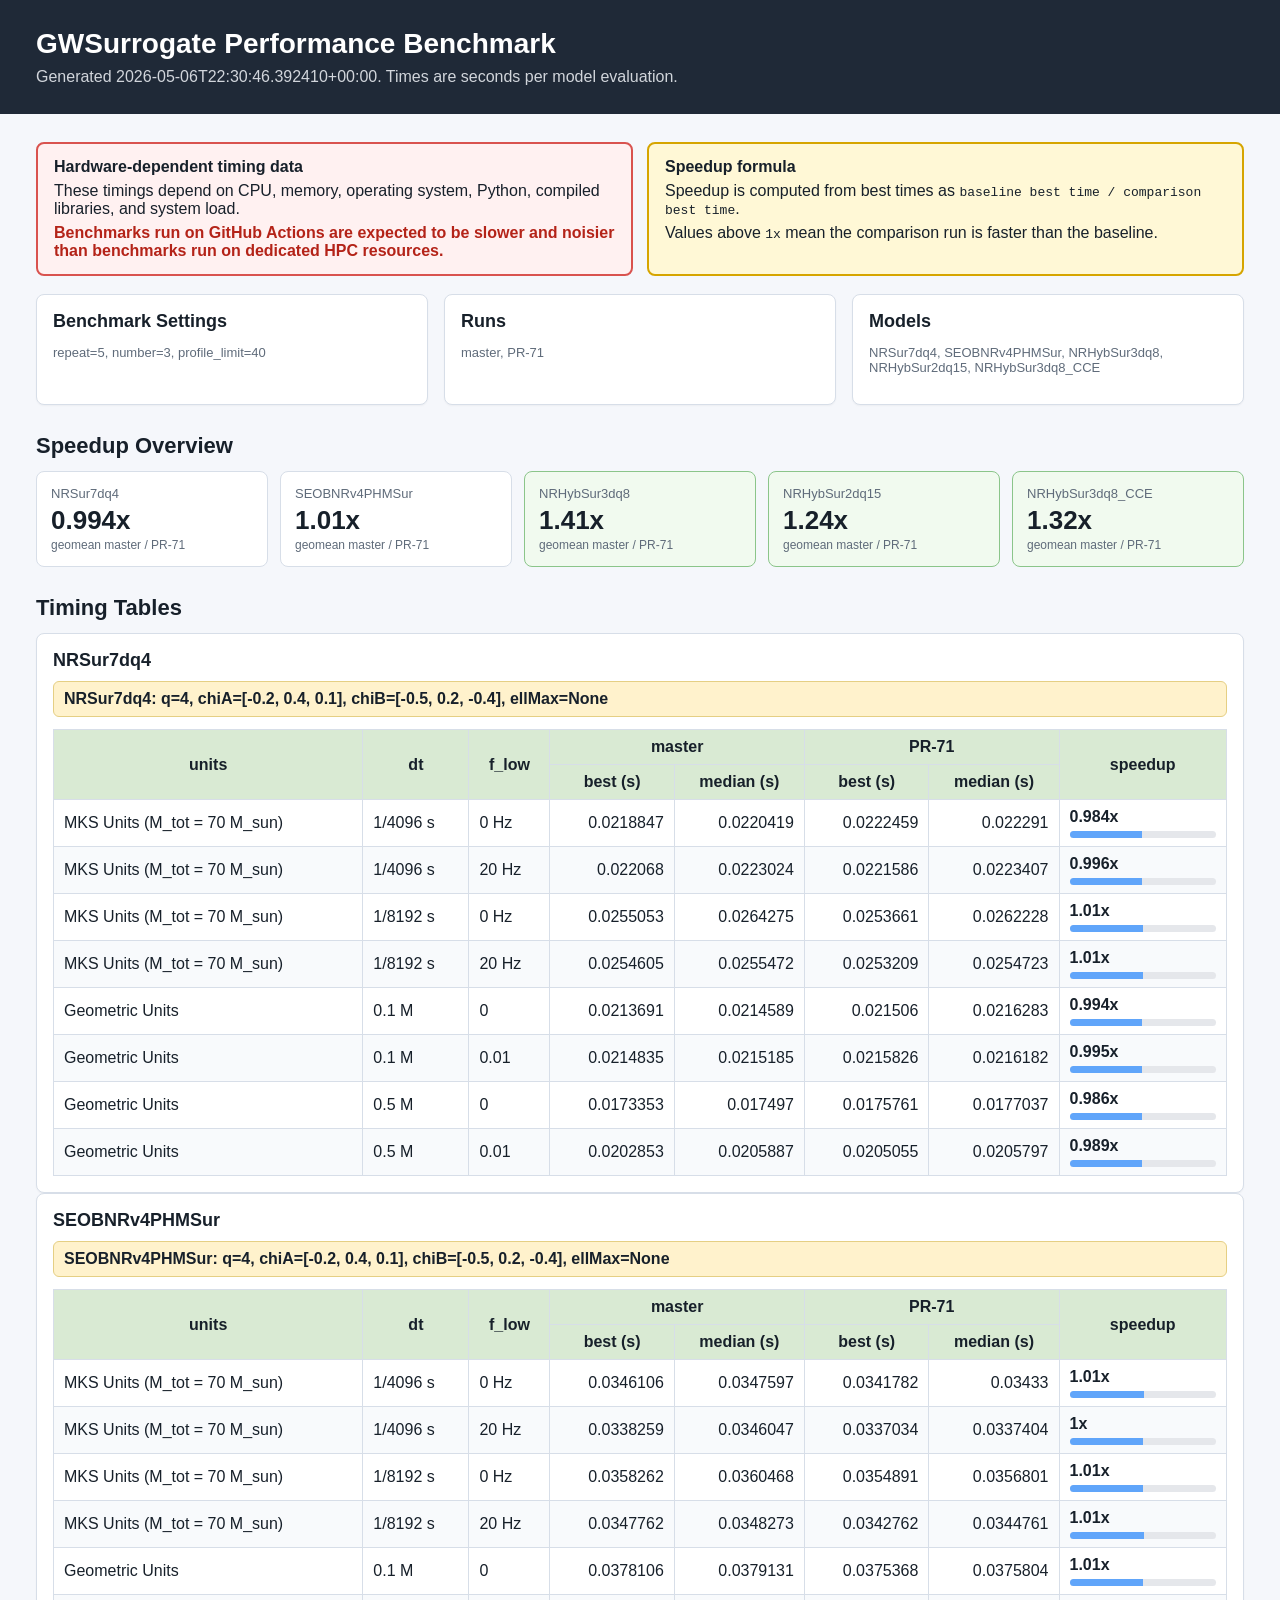
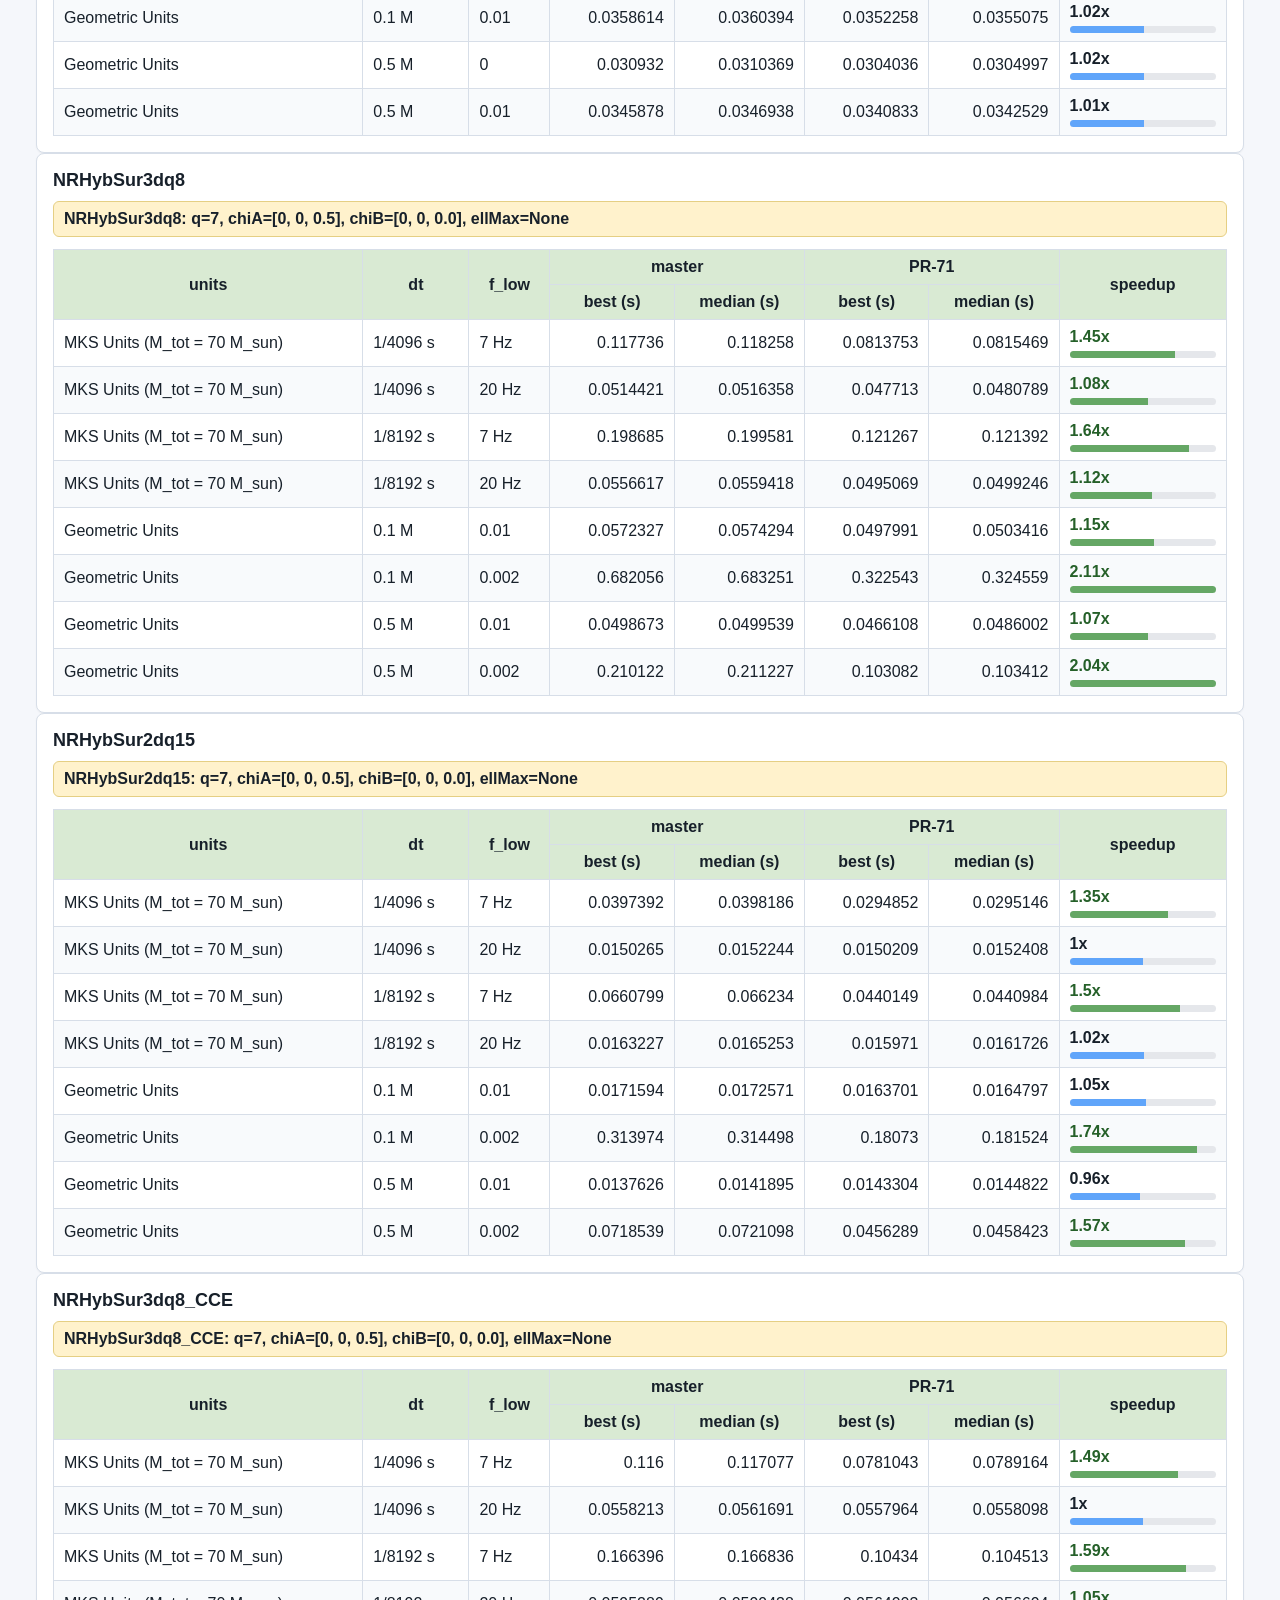
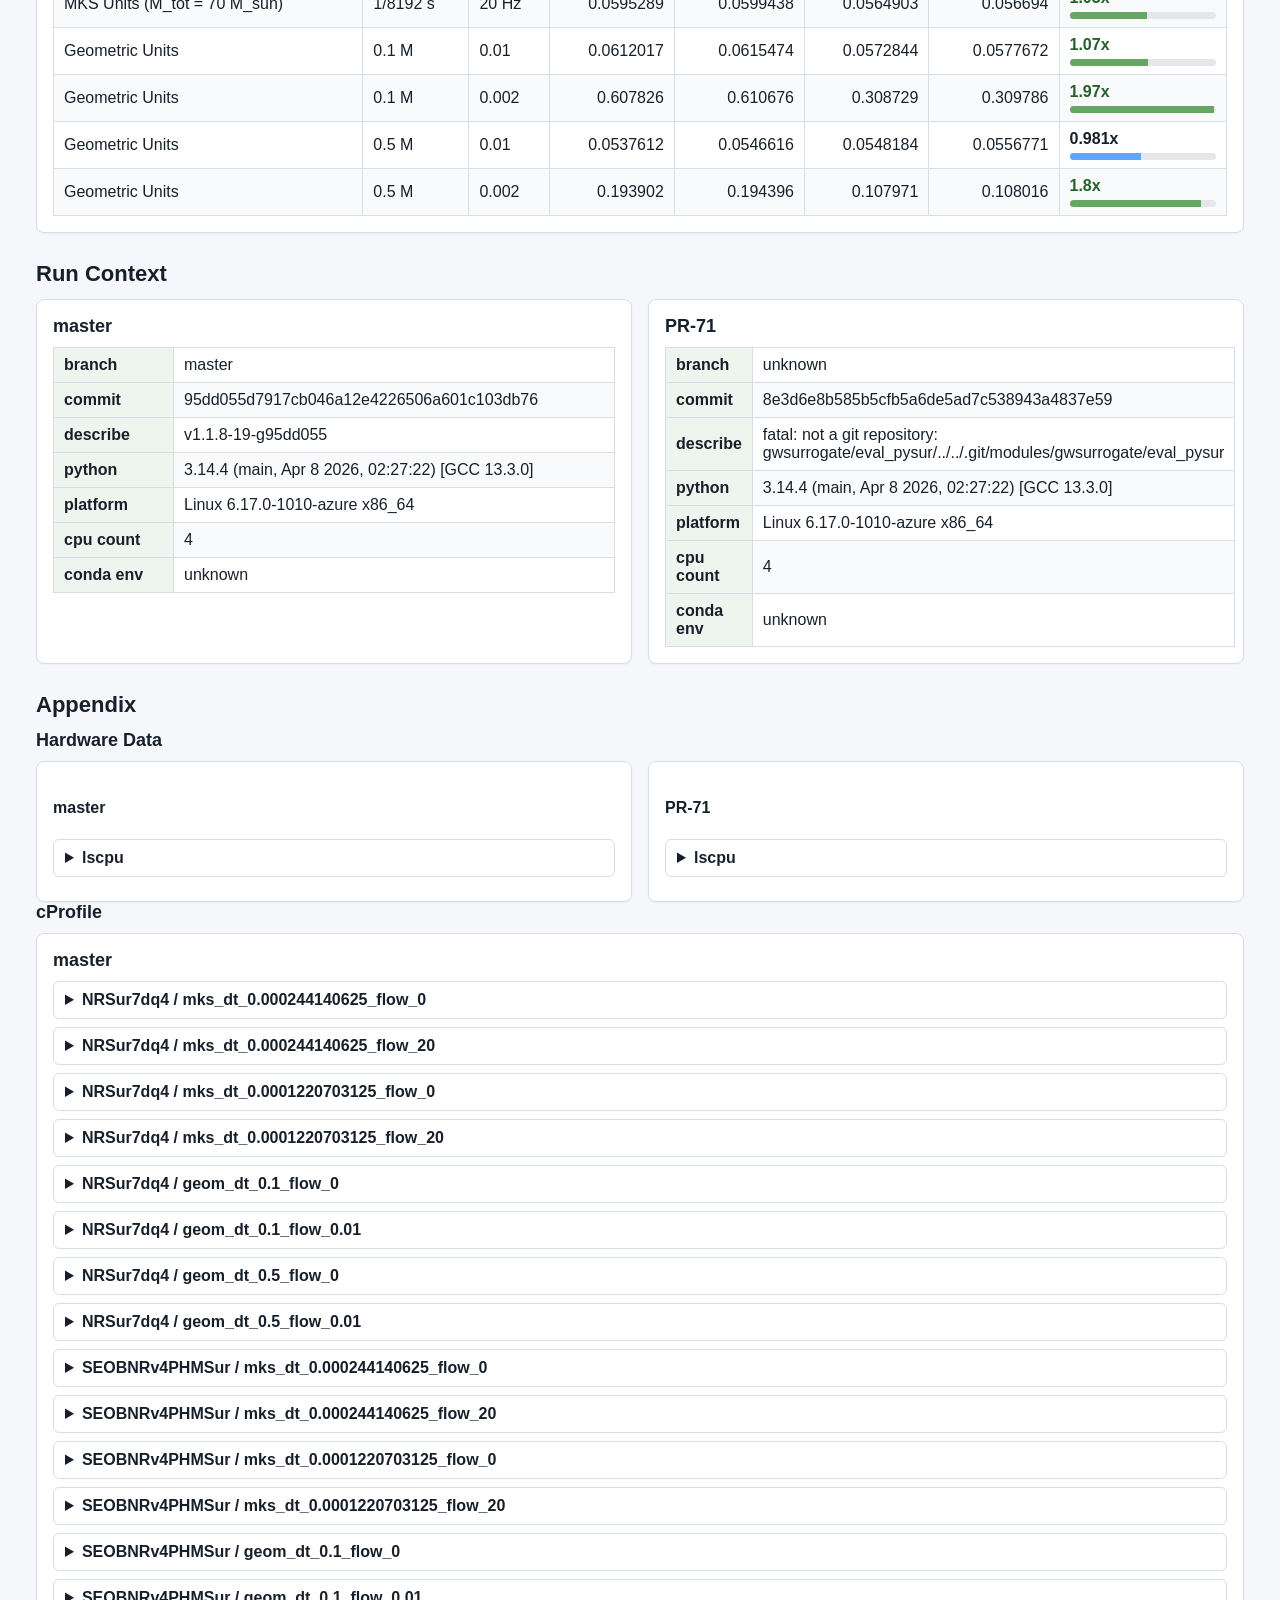
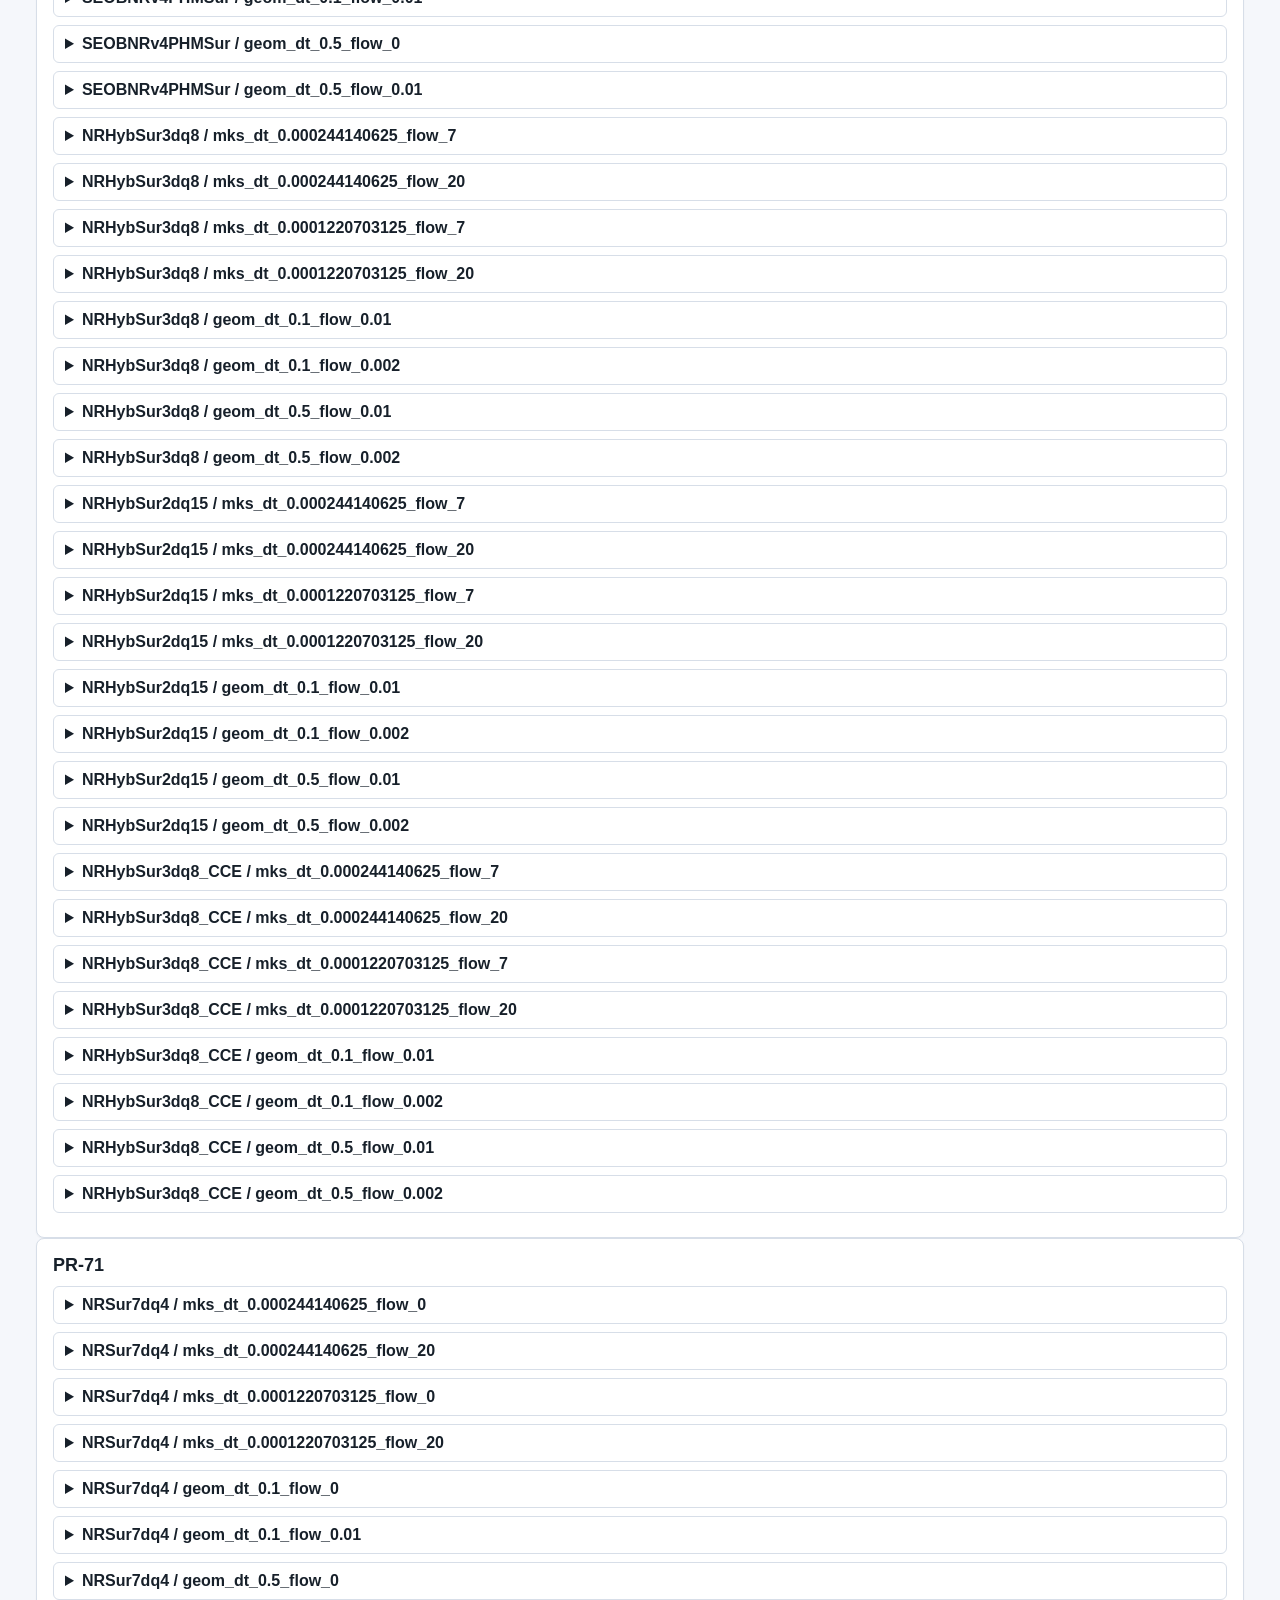
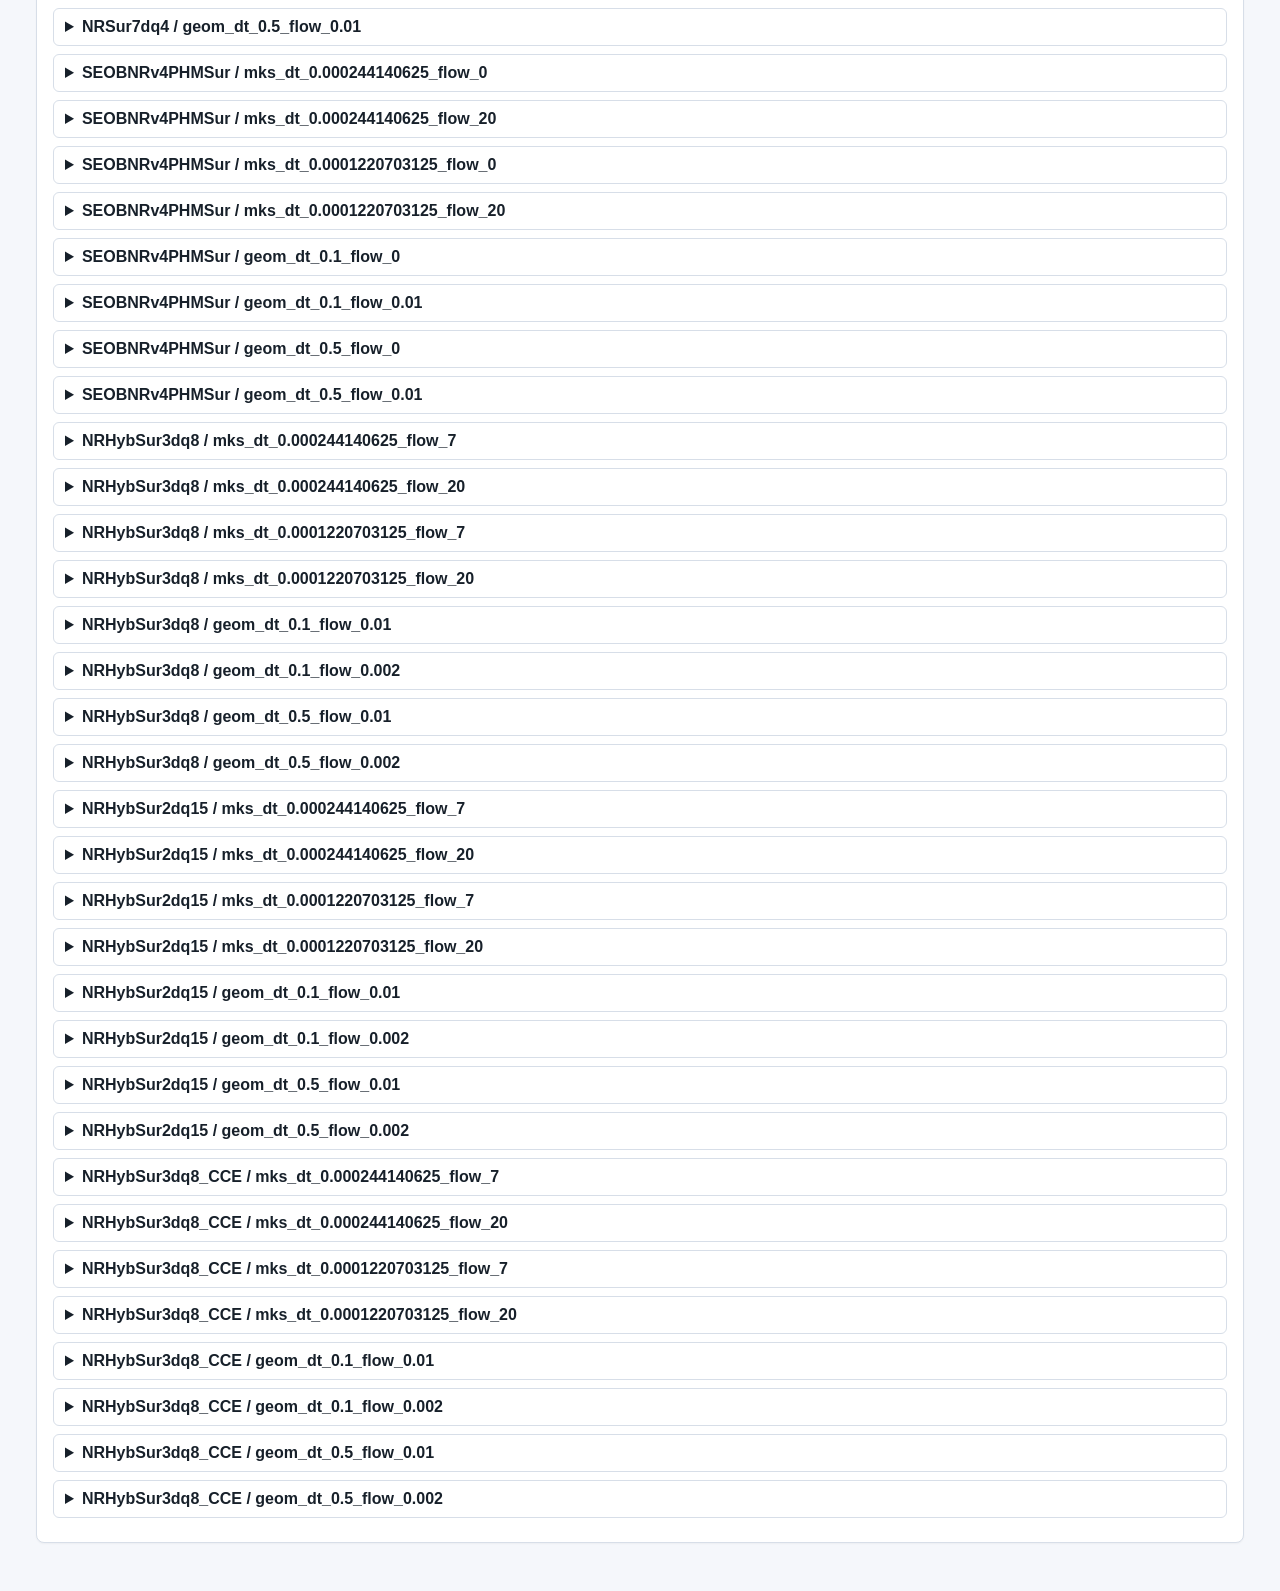
<file: benchmarks/runs/2026-05-06-223050-15/index.html>
<!doctype html>
<html lang="en">
<head>
  <meta charset="utf-8">
  <meta name="viewport" content="width=device-width, initial-scale=1">
  <title>GWSurrogate Performance Benchmark</title>
  <style>
      :root { color-scheme: light; --ink:#17202a; --muted:#5f6b7a; --line:#d7dee8; --panel:#ffffff; --bg:#f5f7fb; --green:#d9ead3; --yellow:#fff2cc; --red:#f8d7da; --blue:#d9eaf7; }
      * { box-sizing: border-box; }
      body { margin: 0; font-family: -apple-system, BlinkMacSystemFont, "Segoe UI", sans-serif; color: var(--ink); background: var(--bg); }
      header { padding: 28px 36px; background: #1f2937; color: white; }
      header h1 { margin: 0 0 8px; font-size: 28px; }
      header p { margin: 0; color: #d1d5db; }
      main { padding: 28px 36px 48px; max-width: 1500px; margin: 0 auto; }
      h2 { margin: 28px 0 12px; font-size: 22px; }
      h3 { margin: 0 0 10px; font-size: 18px; }
      .grid { display: grid; grid-template-columns: repeat(auto-fit, minmax(320px, 1fr)); gap: 16px; }
      .panel, .model { background: var(--panel); border: 1px solid var(--line); border-radius: 8px; padding: 16px; box-shadow: 0 1px 2px rgba(0,0,0,.04); }
      .notices { display: grid; grid-template-columns: repeat(auto-fit, minmax(320px, 1fr)); gap: 14px; margin-bottom: 18px; }
      .notice { border: 2px solid #d6a500; background: #fff8d6; border-radius: 8px; padding: 14px 16px; }
      .notice.hardware { border-color: #d9534f; background: #fff1f1; }
      .notice strong { display: block; margin-bottom: 6px; }
      .notice p { margin: 6px 0 0; }
      .warning-text { color: #b42318; font-weight: 700; }
      .metrics { display: grid; grid-template-columns: repeat(auto-fit, minmax(190px, 1fr)); gap: 12px; }
      .metric { border: 1px solid var(--line); border-radius: 8px; padding: 14px; background: white; }
      .metric.faster { border-color: #8bc58a; background: #f1faef; }
      .metric.slower { border-color: #e0969c; background: #fff3f3; }
      .metric-label { color: var(--muted); font-size: 13px; }
      .metric-value { font-size: 26px; font-weight: 700; margin-top: 4px; }
      .metric-note { color: var(--muted); font-size: 12px; margin-top: 2px; }
      .params { background: var(--yellow); border: 1px solid #e5cf84; border-radius: 6px; padding: 8px 10px; margin-bottom: 12px; font-weight: 600; }
      .table-wrap { overflow-x: auto; }
      table { border-collapse: collapse; width: 100%; }
      th, td { border: 1px solid var(--line); padding: 8px 10px; text-align: left; vertical-align: middle; }
      th { background: var(--green); font-weight: 700; text-align: center; }
      td.num { text-align: right; font-variant-numeric: tabular-nums; }
      tbody tr:nth-child(even) td { background: #f8fafc; }
      .speed { min-width: 130px; font-variant-numeric: tabular-nums; }
      .speed span { font-weight: 700; }
      .speed.faster span { color: #256029; }
      .speed.slower span { color: #8a1c25; }
      .bar { height: 7px; background: #e5e7eb; border-radius: 99px; margin-top: 5px; overflow: hidden; }
      .bar i { display: block; height: 100%; background: #60a5fa; }
      .speed.faster .bar i { background: #65a765; }
      .speed.slower .bar i { background: #d66b75; }
      .meta th { width: 120px; text-align: left; background: #eef4ee; }
      details { border: 1px solid var(--line); border-radius: 6px; margin: 8px 0; background: white; }
      summary { cursor: pointer; padding: 9px 11px; font-weight: 600; }
      pre { margin: 0; padding: 12px; overflow-x: auto; background: #111827; color: #e5e7eb; font-size: 12px; line-height: 1.45; }
      .small { color: var(--muted); font-size: 13px; }
    </style>
</head>
<body>
  <header>
    <h1>GWSurrogate Performance Benchmark</h1>
    <p>Generated 2026-05-06T22:30:46.392410+00:00. Times are seconds per model evaluation.</p>
  </header>
  <main>
    <section class="notices">
      <div class="notice hardware">
        <strong>Hardware-dependent timing data</strong>
        <p>These timings depend on CPU, memory, operating system, Python, compiled libraries, and system load.</p>
        <p class="warning-text">Benchmarks run on GitHub Actions are expected to be slower and noisier than benchmarks run on dedicated HPC resources.</p>
      </div>
      <div class="notice">
        <strong>Speedup formula</strong>
        <p>Speedup is computed from best times as <code>baseline best time / comparison best time</code>.</p>
        <p>Values above <code>1x</code> mean the comparison run is faster than the baseline.</p>
      </div>
    </section>
    <section class="grid">
      <div class="panel"><h3>Benchmark Settings</h3><p class="small">repeat=5, number=3, profile_limit=40</p></div>
      <div class="panel"><h3>Runs</h3><p class="small">master, PR-71</p></div>
      <div class="panel"><h3>Models</h3><p class="small">NRSur7dq4, SEOBNRv4PHMSur, NRHybSur3dq8, NRHybSur2dq15, NRHybSur3dq8_CCE</p></div>
    </section>
    
      <section>
        <h2>Speedup Overview</h2>
        <div class="metrics">
            <div class="metric neutral">
              <div class="metric-label">NRSur7dq4</div>
              <div class="metric-value">0.994x</div>
              <div class="metric-note">geomean master / PR-71</div>
            </div>
            
            <div class="metric neutral">
              <div class="metric-label">SEOBNRv4PHMSur</div>
              <div class="metric-value">1.01x</div>
              <div class="metric-note">geomean master / PR-71</div>
            </div>
            
            <div class="metric faster">
              <div class="metric-label">NRHybSur3dq8</div>
              <div class="metric-value">1.41x</div>
              <div class="metric-note">geomean master / PR-71</div>
            </div>
            
            <div class="metric faster">
              <div class="metric-label">NRHybSur2dq15</div>
              <div class="metric-value">1.24x</div>
              <div class="metric-note">geomean master / PR-71</div>
            </div>
            
            <div class="metric faster">
              <div class="metric-label">NRHybSur3dq8_CCE</div>
              <div class="metric-value">1.32x</div>
              <div class="metric-note">geomean master / PR-71</div>
            </div>
            </div>
      </section>
    
    <section><h2>Timing Tables</h2>
      <section class="model">
        <h3>NRSur7dq4</h3>
        <div class="params">NRSur7dq4: q=4, chiA=[-0.2, 0.4, 0.1], chiB=[-0.5, 0.2, -0.4], ellMax=None</div>
        <div class="table-wrap">
          <table class="timings">
            <thead>
              <tr><th rowspan="2">units</th><th rowspan="2">dt</th><th rowspan="2">f_low</th><th colspan="2">master</th><th colspan="2">PR-71</th><th rowspan="2">speedup</th></tr>
              <tr><th>best (s)</th><th>median (s)</th><th>best (s)</th><th>median (s)</th></tr>
            </thead>
            <tbody><tr><td>MKS Units (M_tot = 70 M_sun)</td><td>1/4096 s</td><td>0 Hz</td><td class="num">0.0218847</td><td class="num">0.0220419</td><td class="num">0.0222459</td><td class="num">0.022291</td>
                <td class="speed neutral">
                  <span>0.984x</span>
                  <div class="bar"><i style="width:49.2%"></i></div>
                </td>
                </tr><tr><td>MKS Units (M_tot = 70 M_sun)</td><td>1/4096 s</td><td>20 Hz</td><td class="num">0.022068</td><td class="num">0.0223024</td><td class="num">0.0221586</td><td class="num">0.0223407</td>
                <td class="speed neutral">
                  <span>0.996x</span>
                  <div class="bar"><i style="width:49.8%"></i></div>
                </td>
                </tr><tr><td>MKS Units (M_tot = 70 M_sun)</td><td>1/8192 s</td><td>0 Hz</td><td class="num">0.0255053</td><td class="num">0.0264275</td><td class="num">0.0253661</td><td class="num">0.0262228</td>
                <td class="speed neutral">
                  <span>1.01x</span>
                  <div class="bar"><i style="width:50.3%"></i></div>
                </td>
                </tr><tr><td>MKS Units (M_tot = 70 M_sun)</td><td>1/8192 s</td><td>20 Hz</td><td class="num">0.0254605</td><td class="num">0.0255472</td><td class="num">0.0253209</td><td class="num">0.0254723</td>
                <td class="speed neutral">
                  <span>1.01x</span>
                  <div class="bar"><i style="width:50.3%"></i></div>
                </td>
                </tr><tr><td>Geometric Units</td><td>0.1 M</td><td>0</td><td class="num">0.0213691</td><td class="num">0.0214589</td><td class="num">0.021506</td><td class="num">0.0216283</td>
                <td class="speed neutral">
                  <span>0.994x</span>
                  <div class="bar"><i style="width:49.7%"></i></div>
                </td>
                </tr><tr><td>Geometric Units</td><td>0.1 M</td><td>0.01</td><td class="num">0.0214835</td><td class="num">0.0215185</td><td class="num">0.0215826</td><td class="num">0.0216182</td>
                <td class="speed neutral">
                  <span>0.995x</span>
                  <div class="bar"><i style="width:49.8%"></i></div>
                </td>
                </tr><tr><td>Geometric Units</td><td>0.5 M</td><td>0</td><td class="num">0.0173353</td><td class="num">0.017497</td><td class="num">0.0175761</td><td class="num">0.0177037</td>
                <td class="speed neutral">
                  <span>0.986x</span>
                  <div class="bar"><i style="width:49.3%"></i></div>
                </td>
                </tr><tr><td>Geometric Units</td><td>0.5 M</td><td>0.01</td><td class="num">0.0202853</td><td class="num">0.0205887</td><td class="num">0.0205055</td><td class="num">0.0205797</td>
                <td class="speed neutral">
                  <span>0.989x</span>
                  <div class="bar"><i style="width:49.5%"></i></div>
                </td>
                </tr></tbody>
          </table>
        </div>
      </section>
    

      <section class="model">
        <h3>SEOBNRv4PHMSur</h3>
        <div class="params">SEOBNRv4PHMSur: q=4, chiA=[-0.2, 0.4, 0.1], chiB=[-0.5, 0.2, -0.4], ellMax=None</div>
        <div class="table-wrap">
          <table class="timings">
            <thead>
              <tr><th rowspan="2">units</th><th rowspan="2">dt</th><th rowspan="2">f_low</th><th colspan="2">master</th><th colspan="2">PR-71</th><th rowspan="2">speedup</th></tr>
              <tr><th>best (s)</th><th>median (s)</th><th>best (s)</th><th>median (s)</th></tr>
            </thead>
            <tbody><tr><td>MKS Units (M_tot = 70 M_sun)</td><td>1/4096 s</td><td>0 Hz</td><td class="num">0.0346106</td><td class="num">0.0347597</td><td class="num">0.0341782</td><td class="num">0.03433</td>
                <td class="speed neutral">
                  <span>1.01x</span>
                  <div class="bar"><i style="width:50.6%"></i></div>
                </td>
                </tr><tr><td>MKS Units (M_tot = 70 M_sun)</td><td>1/4096 s</td><td>20 Hz</td><td class="num">0.0338259</td><td class="num">0.0346047</td><td class="num">0.0337034</td><td class="num">0.0337404</td>
                <td class="speed neutral">
                  <span>1x</span>
                  <div class="bar"><i style="width:50.2%"></i></div>
                </td>
                </tr><tr><td>MKS Units (M_tot = 70 M_sun)</td><td>1/8192 s</td><td>0 Hz</td><td class="num">0.0358262</td><td class="num">0.0360468</td><td class="num">0.0354891</td><td class="num">0.0356801</td>
                <td class="speed neutral">
                  <span>1.01x</span>
                  <div class="bar"><i style="width:50.5%"></i></div>
                </td>
                </tr><tr><td>MKS Units (M_tot = 70 M_sun)</td><td>1/8192 s</td><td>20 Hz</td><td class="num">0.0347762</td><td class="num">0.0348273</td><td class="num">0.0342762</td><td class="num">0.0344761</td>
                <td class="speed neutral">
                  <span>1.01x</span>
                  <div class="bar"><i style="width:50.7%"></i></div>
                </td>
                </tr><tr><td>Geometric Units</td><td>0.1 M</td><td>0</td><td class="num">0.0378106</td><td class="num">0.0379131</td><td class="num">0.0375368</td><td class="num">0.0375804</td>
                <td class="speed neutral">
                  <span>1.01x</span>
                  <div class="bar"><i style="width:50.4%"></i></div>
                </td>
                </tr><tr><td>Geometric Units</td><td>0.1 M</td><td>0.01</td><td class="num">0.0358614</td><td class="num">0.0360394</td><td class="num">0.0352258</td><td class="num">0.0355075</td>
                <td class="speed neutral">
                  <span>1.02x</span>
                  <div class="bar"><i style="width:50.9%"></i></div>
                </td>
                </tr><tr><td>Geometric Units</td><td>0.5 M</td><td>0</td><td class="num">0.030932</td><td class="num">0.0310369</td><td class="num">0.0304036</td><td class="num">0.0304997</td>
                <td class="speed neutral">
                  <span>1.02x</span>
                  <div class="bar"><i style="width:50.9%"></i></div>
                </td>
                </tr><tr><td>Geometric Units</td><td>0.5 M</td><td>0.01</td><td class="num">0.0345878</td><td class="num">0.0346938</td><td class="num">0.0340833</td><td class="num">0.0342529</td>
                <td class="speed neutral">
                  <span>1.01x</span>
                  <div class="bar"><i style="width:50.7%"></i></div>
                </td>
                </tr></tbody>
          </table>
        </div>
      </section>
    

      <section class="model">
        <h3>NRHybSur3dq8</h3>
        <div class="params">NRHybSur3dq8: q=7, chiA=[0, 0, 0.5], chiB=[0, 0, 0.0], ellMax=None</div>
        <div class="table-wrap">
          <table class="timings">
            <thead>
              <tr><th rowspan="2">units</th><th rowspan="2">dt</th><th rowspan="2">f_low</th><th colspan="2">master</th><th colspan="2">PR-71</th><th rowspan="2">speedup</th></tr>
              <tr><th>best (s)</th><th>median (s)</th><th>best (s)</th><th>median (s)</th></tr>
            </thead>
            <tbody><tr><td>MKS Units (M_tot = 70 M_sun)</td><td>1/4096 s</td><td>7 Hz</td><td class="num">0.117736</td><td class="num">0.118258</td><td class="num">0.0813753</td><td class="num">0.0815469</td>
                <td class="speed faster">
                  <span>1.45x</span>
                  <div class="bar"><i style="width:72.3%"></i></div>
                </td>
                </tr><tr><td>MKS Units (M_tot = 70 M_sun)</td><td>1/4096 s</td><td>20 Hz</td><td class="num">0.0514421</td><td class="num">0.0516358</td><td class="num">0.047713</td><td class="num">0.0480789</td>
                <td class="speed faster">
                  <span>1.08x</span>
                  <div class="bar"><i style="width:53.9%"></i></div>
                </td>
                </tr><tr><td>MKS Units (M_tot = 70 M_sun)</td><td>1/8192 s</td><td>7 Hz</td><td class="num">0.198685</td><td class="num">0.199581</td><td class="num">0.121267</td><td class="num">0.121392</td>
                <td class="speed faster">
                  <span>1.64x</span>
                  <div class="bar"><i style="width:81.9%"></i></div>
                </td>
                </tr><tr><td>MKS Units (M_tot = 70 M_sun)</td><td>1/8192 s</td><td>20 Hz</td><td class="num">0.0556617</td><td class="num">0.0559418</td><td class="num">0.0495069</td><td class="num">0.0499246</td>
                <td class="speed faster">
                  <span>1.12x</span>
                  <div class="bar"><i style="width:56.2%"></i></div>
                </td>
                </tr><tr><td>Geometric Units</td><td>0.1 M</td><td>0.01</td><td class="num">0.0572327</td><td class="num">0.0574294</td><td class="num">0.0497991</td><td class="num">0.0503416</td>
                <td class="speed faster">
                  <span>1.15x</span>
                  <div class="bar"><i style="width:57.5%"></i></div>
                </td>
                </tr><tr><td>Geometric Units</td><td>0.1 M</td><td>0.002</td><td class="num">0.682056</td><td class="num">0.683251</td><td class="num">0.322543</td><td class="num">0.324559</td>
                <td class="speed faster">
                  <span>2.11x</span>
                  <div class="bar"><i style="width:100.0%"></i></div>
                </td>
                </tr><tr><td>Geometric Units</td><td>0.5 M</td><td>0.01</td><td class="num">0.0498673</td><td class="num">0.0499539</td><td class="num">0.0466108</td><td class="num">0.0486002</td>
                <td class="speed faster">
                  <span>1.07x</span>
                  <div class="bar"><i style="width:53.5%"></i></div>
                </td>
                </tr><tr><td>Geometric Units</td><td>0.5 M</td><td>0.002</td><td class="num">0.210122</td><td class="num">0.211227</td><td class="num">0.103082</td><td class="num">0.103412</td>
                <td class="speed faster">
                  <span>2.04x</span>
                  <div class="bar"><i style="width:100.0%"></i></div>
                </td>
                </tr></tbody>
          </table>
        </div>
      </section>
    

      <section class="model">
        <h3>NRHybSur2dq15</h3>
        <div class="params">NRHybSur2dq15: q=7, chiA=[0, 0, 0.5], chiB=[0, 0, 0.0], ellMax=None</div>
        <div class="table-wrap">
          <table class="timings">
            <thead>
              <tr><th rowspan="2">units</th><th rowspan="2">dt</th><th rowspan="2">f_low</th><th colspan="2">master</th><th colspan="2">PR-71</th><th rowspan="2">speedup</th></tr>
              <tr><th>best (s)</th><th>median (s)</th><th>best (s)</th><th>median (s)</th></tr>
            </thead>
            <tbody><tr><td>MKS Units (M_tot = 70 M_sun)</td><td>1/4096 s</td><td>7 Hz</td><td class="num">0.0397392</td><td class="num">0.0398186</td><td class="num">0.0294852</td><td class="num">0.0295146</td>
                <td class="speed faster">
                  <span>1.35x</span>
                  <div class="bar"><i style="width:67.4%"></i></div>
                </td>
                </tr><tr><td>MKS Units (M_tot = 70 M_sun)</td><td>1/4096 s</td><td>20 Hz</td><td class="num">0.0150265</td><td class="num">0.0152244</td><td class="num">0.0150209</td><td class="num">0.0152408</td>
                <td class="speed neutral">
                  <span>1x</span>
                  <div class="bar"><i style="width:50.0%"></i></div>
                </td>
                </tr><tr><td>MKS Units (M_tot = 70 M_sun)</td><td>1/8192 s</td><td>7 Hz</td><td class="num">0.0660799</td><td class="num">0.066234</td><td class="num">0.0440149</td><td class="num">0.0440984</td>
                <td class="speed faster">
                  <span>1.5x</span>
                  <div class="bar"><i style="width:75.1%"></i></div>
                </td>
                </tr><tr><td>MKS Units (M_tot = 70 M_sun)</td><td>1/8192 s</td><td>20 Hz</td><td class="num">0.0163227</td><td class="num">0.0165253</td><td class="num">0.015971</td><td class="num">0.0161726</td>
                <td class="speed neutral">
                  <span>1.02x</span>
                  <div class="bar"><i style="width:51.1%"></i></div>
                </td>
                </tr><tr><td>Geometric Units</td><td>0.1 M</td><td>0.01</td><td class="num">0.0171594</td><td class="num">0.0172571</td><td class="num">0.0163701</td><td class="num">0.0164797</td>
                <td class="speed neutral">
                  <span>1.05x</span>
                  <div class="bar"><i style="width:52.4%"></i></div>
                </td>
                </tr><tr><td>Geometric Units</td><td>0.1 M</td><td>0.002</td><td class="num">0.313974</td><td class="num">0.314498</td><td class="num">0.18073</td><td class="num">0.181524</td>
                <td class="speed faster">
                  <span>1.74x</span>
                  <div class="bar"><i style="width:86.9%"></i></div>
                </td>
                </tr><tr><td>Geometric Units</td><td>0.5 M</td><td>0.01</td><td class="num">0.0137626</td><td class="num">0.0141895</td><td class="num">0.0143304</td><td class="num">0.0144822</td>
                <td class="speed neutral">
                  <span>0.96x</span>
                  <div class="bar"><i style="width:48.0%"></i></div>
                </td>
                </tr><tr><td>Geometric Units</td><td>0.5 M</td><td>0.002</td><td class="num">0.0718539</td><td class="num">0.0721098</td><td class="num">0.0456289</td><td class="num">0.0458423</td>
                <td class="speed faster">
                  <span>1.57x</span>
                  <div class="bar"><i style="width:78.7%"></i></div>
                </td>
                </tr></tbody>
          </table>
        </div>
      </section>
    

      <section class="model">
        <h3>NRHybSur3dq8_CCE</h3>
        <div class="params">NRHybSur3dq8_CCE: q=7, chiA=[0, 0, 0.5], chiB=[0, 0, 0.0], ellMax=None</div>
        <div class="table-wrap">
          <table class="timings">
            <thead>
              <tr><th rowspan="2">units</th><th rowspan="2">dt</th><th rowspan="2">f_low</th><th colspan="2">master</th><th colspan="2">PR-71</th><th rowspan="2">speedup</th></tr>
              <tr><th>best (s)</th><th>median (s)</th><th>best (s)</th><th>median (s)</th></tr>
            </thead>
            <tbody><tr><td>MKS Units (M_tot = 70 M_sun)</td><td>1/4096 s</td><td>7 Hz</td><td class="num">0.116</td><td class="num">0.117077</td><td class="num">0.0781043</td><td class="num">0.0789164</td>
                <td class="speed faster">
                  <span>1.49x</span>
                  <div class="bar"><i style="width:74.3%"></i></div>
                </td>
                </tr><tr><td>MKS Units (M_tot = 70 M_sun)</td><td>1/4096 s</td><td>20 Hz</td><td class="num">0.0558213</td><td class="num">0.0561691</td><td class="num">0.0557964</td><td class="num">0.0558098</td>
                <td class="speed neutral">
                  <span>1x</span>
                  <div class="bar"><i style="width:50.0%"></i></div>
                </td>
                </tr><tr><td>MKS Units (M_tot = 70 M_sun)</td><td>1/8192 s</td><td>7 Hz</td><td class="num">0.166396</td><td class="num">0.166836</td><td class="num">0.10434</td><td class="num">0.104513</td>
                <td class="speed faster">
                  <span>1.59x</span>
                  <div class="bar"><i style="width:79.7%"></i></div>
                </td>
                </tr><tr><td>MKS Units (M_tot = 70 M_sun)</td><td>1/8192 s</td><td>20 Hz</td><td class="num">0.0595289</td><td class="num">0.0599438</td><td class="num">0.0564903</td><td class="num">0.056694</td>
                <td class="speed faster">
                  <span>1.05x</span>
                  <div class="bar"><i style="width:52.7%"></i></div>
                </td>
                </tr><tr><td>Geometric Units</td><td>0.1 M</td><td>0.01</td><td class="num">0.0612017</td><td class="num">0.0615474</td><td class="num">0.0572844</td><td class="num">0.0577672</td>
                <td class="speed faster">
                  <span>1.07x</span>
                  <div class="bar"><i style="width:53.4%"></i></div>
                </td>
                </tr><tr><td>Geometric Units</td><td>0.1 M</td><td>0.002</td><td class="num">0.607826</td><td class="num">0.610676</td><td class="num">0.308729</td><td class="num">0.309786</td>
                <td class="speed faster">
                  <span>1.97x</span>
                  <div class="bar"><i style="width:98.4%"></i></div>
                </td>
                </tr><tr><td>Geometric Units</td><td>0.5 M</td><td>0.01</td><td class="num">0.0537612</td><td class="num">0.0546616</td><td class="num">0.0548184</td><td class="num">0.0556771</td>
                <td class="speed neutral">
                  <span>0.981x</span>
                  <div class="bar"><i style="width:49.0%"></i></div>
                </td>
                </tr><tr><td>Geometric Units</td><td>0.5 M</td><td>0.002</td><td class="num">0.193902</td><td class="num">0.194396</td><td class="num">0.107971</td><td class="num">0.108016</td>
                <td class="speed faster">
                  <span>1.8x</span>
                  <div class="bar"><i style="width:89.8%"></i></div>
                </td>
                </tr></tbody>
          </table>
        </div>
      </section>
    </section>
    <section><h2>Run Context</h2><div class="grid">
      <section class="panel">
        <h3>master</h3>
        <table class="meta"><tbody><tr><th>branch</th><td>master</td></tr>
<tr><th>commit</th><td>95dd055d7917cb046a12e4226506a601c103db76</td></tr>
<tr><th>describe</th><td>v1.1.8-19-g95dd055</td></tr>
<tr><th>python</th><td>3.14.4 (main, Apr  8 2026, 02:27:22) [GCC 13.3.0]</td></tr>
<tr><th>platform</th><td>Linux 6.17.0-1010-azure x86_64</td></tr>
<tr><th>cpu count</th><td>4</td></tr>
<tr><th>conda env</th><td>unknown</td></tr></tbody></table>
      </section>
    

      <section class="panel">
        <h3>PR-71</h3>
        <table class="meta"><tbody><tr><th>branch</th><td>unknown</td></tr>
<tr><th>commit</th><td>8e3d6e8b585b5cfb5a6de5ad7c538943a4837e59</td></tr>
<tr><th>describe</th><td>fatal: not a git repository: gwsurrogate/eval_pysur/../../.git/modules/gwsurrogate/eval_pysur</td></tr>
<tr><th>python</th><td>3.14.4 (main, Apr  8 2026, 02:27:22) [GCC 13.3.0]</td></tr>
<tr><th>platform</th><td>Linux 6.17.0-1010-azure x86_64</td></tr>
<tr><th>cpu count</th><td>4</td></tr>
<tr><th>conda env</th><td>unknown</td></tr></tbody></table>
      </section>
    </div></section>
    
      <section>
        <h2>Appendix</h2>
        <section><h3>Hardware Data</h3><div class="grid">
            <section class="panel">
              <h4>master</h4>
              
                <details>
                  <summary>lscpu</summary>
                  <pre>Architecture:                            x86_64
CPU op-mode(s):                          32-bit, 64-bit
Address sizes:                           48 bits physical, 48 bits virtual
Byte Order:                              Little Endian
CPU(s):                                  4
On-line CPU(s) list:                     0-3
Vendor ID:                               AuthenticAMD
Model name:                              AMD EPYC 9V74 80-Core Processor
CPU family:                              25
Model:                                   17
Thread(s) per core:                      2
Core(s) per socket:                      2
Socket(s):                               1
Stepping:                                1
BogoMIPS:                                5192.26
Flags:                                   fpu vme de pse tsc msr pae mce cx8 apic sep mtrr pge mca cmov pat pse36 clflush mmx fxsr sse sse2 ht syscall nx mmxext fxsr_opt pdpe1gb rdtscp lm constant_tsc rep_good nopl tsc_reliable nonstop_tsc cpuid extd_apicid aperfmperf tsc_known_freq pni pclmulqdq ssse3 fma cx16 pcid sse4_1 sse4_2 movbe popcnt aes xsave avx f16c rdrand hypervisor lahf_lm cmp_legacy svm cr8_legacy abm sse4a misalignsse 3dnowprefetch osvw topoext vmmcall fsgsbase bmi1 avx2 smep bmi2 erms invpcid rdseed adx smap clflushopt clwb sha_ni xsaveopt xsavec xgetbv1 xsaves user_shstk clzero xsaveerptr rdpru arat npt nrip_save tsc_scale vmcb_clean flushbyasid decodeassists pausefilter pfthreshold v_vmsave_vmload umip vaes vpclmulqdq rdpid fsrm
Virtualization:                          AMD-V
Hypervisor vendor:                       Microsoft
Virtualization type:                     full
L1d cache:                               64 KiB (2 instances)
L1i cache:                               64 KiB (2 instances)
L2 cache:                                2 MiB (2 instances)
L3 cache:                                32 MiB (1 instance)
NUMA node(s):                            1
NUMA node0 CPU(s):                       0-3
Vulnerability Gather data sampling:      Not affected
Vulnerability Ghostwrite:                Not affected
Vulnerability Indirect target selection: Not affected
Vulnerability Itlb multihit:             Not affected
Vulnerability L1tf:                      Not affected
Vulnerability Mds:                       Not affected
Vulnerability Meltdown:                  Not affected
Vulnerability Mmio stale data:           Not affected
Vulnerability Old microcode:             Not affected
Vulnerability Reg file data sampling:    Not affected
Vulnerability Retbleed:                  Not affected
Vulnerability Spec rstack overflow:      Vulnerable: Safe RET, no microcode
Vulnerability Spec store bypass:         Vulnerable
Vulnerability Spectre v1:                Mitigation; usercopy/swapgs barriers and __user pointer sanitization
Vulnerability Spectre v2:                Mitigation; Retpolines; STIBP disabled; RSB filling; PBRSB-eIBRS Not affected; BHI Not affected
Vulnerability Srbds:                     Not affected
Vulnerability Tsa:                       Vulnerable: No microcode
Vulnerability Tsx async abort:           Not affected
Vulnerability Vmscape:                   Not affected</pre>
                </details>
                
            </section>
            
            <section class="panel">
              <h4>PR-71</h4>
              
                <details>
                  <summary>lscpu</summary>
                  <pre>Architecture:                            x86_64
CPU op-mode(s):                          32-bit, 64-bit
Address sizes:                           48 bits physical, 48 bits virtual
Byte Order:                              Little Endian
CPU(s):                                  4
On-line CPU(s) list:                     0-3
Vendor ID:                               AuthenticAMD
Model name:                              AMD EPYC 9V74 80-Core Processor
CPU family:                              25
Model:                                   17
Thread(s) per core:                      2
Core(s) per socket:                      2
Socket(s):                               1
Stepping:                                1
BogoMIPS:                                5192.26
Flags:                                   fpu vme de pse tsc msr pae mce cx8 apic sep mtrr pge mca cmov pat pse36 clflush mmx fxsr sse sse2 ht syscall nx mmxext fxsr_opt pdpe1gb rdtscp lm constant_tsc rep_good nopl tsc_reliable nonstop_tsc cpuid extd_apicid aperfmperf tsc_known_freq pni pclmulqdq ssse3 fma cx16 pcid sse4_1 sse4_2 movbe popcnt aes xsave avx f16c rdrand hypervisor lahf_lm cmp_legacy svm cr8_legacy abm sse4a misalignsse 3dnowprefetch osvw topoext vmmcall fsgsbase bmi1 avx2 smep bmi2 erms invpcid rdseed adx smap clflushopt clwb sha_ni xsaveopt xsavec xgetbv1 xsaves user_shstk clzero xsaveerptr rdpru arat npt nrip_save tsc_scale vmcb_clean flushbyasid decodeassists pausefilter pfthreshold v_vmsave_vmload umip vaes vpclmulqdq rdpid fsrm
Virtualization:                          AMD-V
Hypervisor vendor:                       Microsoft
Virtualization type:                     full
L1d cache:                               64 KiB (2 instances)
L1i cache:                               64 KiB (2 instances)
L2 cache:                                2 MiB (2 instances)
L3 cache:                                32 MiB (1 instance)
NUMA node(s):                            1
NUMA node0 CPU(s):                       0-3
Vulnerability Gather data sampling:      Not affected
Vulnerability Ghostwrite:                Not affected
Vulnerability Indirect target selection: Not affected
Vulnerability Itlb multihit:             Not affected
Vulnerability L1tf:                      Not affected
Vulnerability Mds:                       Not affected
Vulnerability Meltdown:                  Not affected
Vulnerability Mmio stale data:           Not affected
Vulnerability Old microcode:             Not affected
Vulnerability Reg file data sampling:    Not affected
Vulnerability Retbleed:                  Not affected
Vulnerability Spec rstack overflow:      Vulnerable: Safe RET, no microcode
Vulnerability Spec store bypass:         Vulnerable
Vulnerability Spectre v1:                Mitigation; usercopy/swapgs barriers and __user pointer sanitization
Vulnerability Spectre v2:                Mitigation; Retpolines; STIBP disabled; RSB filling; PBRSB-eIBRS Not affected; BHI Not affected
Vulnerability Srbds:                     Not affected
Vulnerability Tsa:                       Vulnerable: No microcode
Vulnerability Tsx async abort:           Not affected
Vulnerability Vmscape:                   Not affected</pre>
                </details>
                
            </section>
            </div></section>
        <section><h3>cProfile</h3>
            <section class="panel">
              <h3>master</h3>
              
                <details>
                  <summary>NRSur7dq4 / mks_dt_0.000244140625_flow_0</summary>
                  <pre>         27100 function calls in 0.031 seconds

   Ordered by: cumulative time
   List reduced from 103 to 40 due to restriction &lt;40&gt;

   ncalls  tottime  percall  cumtime  percall filename:lineno(function)
        1    0.000    0.000    0.031    0.031 benchmark_surrogate_evaluations.py:312(evaluate_case)
        1    0.000    0.000    0.031    0.031 surrogate.py:1721(__call__)
        1    0.000    0.000    0.031    0.031 precessing_surrogate.py:937(__call__)
        1    0.000    0.000    0.015    0.015 precessing_surrogate.py:392(__call__)
      279    0.001    0.000    0.009    0.000 precessing_surrogate.py:298(get_time_deriv_from_index)
        1    0.000    0.000    0.008    0.008 precessing_surrogate.py:847(inertial_waveform_modes)
        1    0.001    0.001    0.007    0.007 precessing_surrogate.py:110(rotateWaveform)
        1    0.001    0.001    0.007    0.007 precessing_surrogate.py:626(_integrate_forward)
      837    0.001    0.000    0.007    0.000 precessing_surrogate.py:184(_eval_vector_fit)
        1    0.005    0.005    0.006    0.006 precessing_surrogate.py:42(_wignerD_matrices)
       13    0.000    0.000    0.006    0.000 precessing_surrogate.py:316(get_time_deriv)
     2806    0.002    0.000    0.006    0.000 precessing_surrogate.py:157(_eval_scalar_fit)
        3    0.000    0.000    0.005    0.002 precessing_surrogate.py:602(_one_backward_RK4_step)
        1    0.000    0.000    0.005    0.005 precessing_surrogate.py:769(__call__)
       42    0.001    0.000    0.005    0.000 precessing_surrogate.py:806(_eval_comp)
      144    0.000    0.000    0.004    0.000 surrogate.py:90(_splinterp_Cwrapper)
     2806    0.004    0.000    0.004    0.000 {built-in method gwsurrogate.precessing_utils._utils.eval_fit}
      144    0.002    0.000    0.003    0.000 spline_interp_Cwrapper.py:50(interpolate)
        4    0.000    0.000    0.003    0.001 surrogate.py:105(_splinterp_Cwrapper_many)
        1    0.000    0.000    0.002    0.002 surrogate.py:85(_splinterp_Cwrapper_many_complex)
        1    0.002    0.002    0.002    0.002 spline_interp_Cwrapper.py:123(interpolate_many_complex)
      503    0.001    0.000    0.002    0.000 _function_base_impl.py:5577(append)
      574    0.001    0.000    0.002    0.000 surrogate.py:2446(get_fit_params)
        1    0.000    0.000    0.002    0.002 precessing_surrogate.py:660(_integrate_backward)
      584    0.000    0.000    0.001    0.000 _internal.py:280(data_as)
        4    0.001    0.000    0.001    0.000 precessing_surrogate.py:39(_assemble_powers)
      646    0.001    0.000    0.001    0.000 __init__.py:613(cast)
     1633    0.001    0.000    0.001    0.000 {built-in method numpy.array}
      503    0.000    0.000    0.001    0.000 fromnumeric.py:1879(ravel)
        1    0.000    0.000    0.001    0.001 precessing_surrogate.py:527(_initialize)
        3    0.000    0.000    0.001    0.000 precessing_surrogate.py:854(splinterp_many)
        3    0.000    0.000    0.001    0.000 spline_interp_Cwrapper.py:67(interpolate_many)
     2480    0.000    0.000    0.000    0.000 {method &#x27;append&#x27; of &#x27;list&#x27; objects}
        1    0.000    0.000    0.000    0.000 precessing_surrogate.py:345(_get_t_from_omega)
      574    0.000    0.000    0.000    0.000 _function_base_impl.py:924(copy)
      646    0.000    0.000    0.000    0.000 _internal.py:263(__init__)
       47    0.000    0.000    0.000    0.000 precessing_surrogate.py:339(get_omega)
     2806    0.000    0.000    0.000    0.000 surrogate.py:2472(get_fit_settings)
       44    0.000    0.000    0.000    0.000 {method &#x27;dot&#x27; of &#x27;numpy.ndarray&#x27; objects}
      753    0.000    0.000    0.000    0.000 {method &#x27;ravel&#x27; of &#x27;numpy.ndarray&#x27; objects}</pre>
                </details>
                
                <details>
                  <summary>NRSur7dq4 / mks_dt_0.000244140625_flow_20</summary>
                  <pre>         27101 function calls in 0.031 seconds

   Ordered by: cumulative time
   List reduced from 103 to 40 due to restriction &lt;40&gt;

   ncalls  tottime  percall  cumtime  percall filename:lineno(function)
        1    0.000    0.000    0.031    0.031 benchmark_surrogate_evaluations.py:312(evaluate_case)
        1    0.000    0.000    0.031    0.031 surrogate.py:1721(__call__)
        1    0.000    0.000    0.031    0.031 precessing_surrogate.py:937(__call__)
        1    0.000    0.000    0.015    0.015 precessing_surrogate.py:392(__call__)
      279    0.001    0.000    0.009    0.000 precessing_surrogate.py:298(get_time_deriv_from_index)
        1    0.000    0.000    0.008    0.008 precessing_surrogate.py:847(inertial_waveform_modes)
        1    0.001    0.001    0.008    0.008 precessing_surrogate.py:110(rotateWaveform)
        1    0.005    0.005    0.007    0.007 precessing_surrogate.py:42(_wignerD_matrices)
        1    0.001    0.001    0.007    0.007 precessing_surrogate.py:626(_integrate_forward)
      837    0.001    0.000    0.007    0.000 precessing_surrogate.py:184(_eval_vector_fit)
       13    0.000    0.000    0.006    0.000 precessing_surrogate.py:316(get_time_deriv)
     2806    0.002    0.000    0.006    0.000 precessing_surrogate.py:157(_eval_scalar_fit)
        3    0.000    0.000    0.005    0.002 precessing_surrogate.py:602(_one_backward_RK4_step)
        1    0.000    0.000    0.005    0.005 precessing_surrogate.py:769(__call__)
       42    0.001    0.000    0.005    0.000 precessing_surrogate.py:806(_eval_comp)
      144    0.000    0.000    0.004    0.000 surrogate.py:90(_splinterp_Cwrapper)
     2806    0.004    0.000    0.004    0.000 {built-in method gwsurrogate.precessing_utils._utils.eval_fit}
      144    0.002    0.000    0.003    0.000 spline_interp_Cwrapper.py:50(interpolate)
        4    0.000    0.000    0.002    0.001 surrogate.py:105(_splinterp_Cwrapper_many)
      503    0.001    0.000    0.002    0.000 _function_base_impl.py:5577(append)
      574    0.001    0.000    0.002    0.000 surrogate.py:2446(get_fit_params)
        1    0.000    0.000    0.002    0.002 surrogate.py:85(_splinterp_Cwrapper_many_complex)
        1    0.002    0.002    0.002    0.002 spline_interp_Cwrapper.py:123(interpolate_many_complex)
        1    0.000    0.000    0.002    0.002 precessing_surrogate.py:660(_integrate_backward)
        4    0.001    0.000    0.001    0.000 precessing_surrogate.py:39(_assemble_powers)
     1633    0.001    0.000    0.001    0.000 {built-in method numpy.array}
      584    0.000    0.000    0.001    0.000 _internal.py:280(data_as)
      646    0.001    0.000    0.001    0.000 __init__.py:613(cast)
      503    0.000    0.000    0.001    0.000 fromnumeric.py:1879(ravel)
        1    0.000    0.000    0.001    0.001 precessing_surrogate.py:527(_initialize)
        3    0.000    0.000    0.001    0.000 precessing_surrogate.py:854(splinterp_many)
        3    0.000    0.000    0.001    0.000 spline_interp_Cwrapper.py:67(interpolate_many)
      574    0.000    0.000    0.000    0.000 _function_base_impl.py:924(copy)
     2480    0.000    0.000    0.000    0.000 {method &#x27;append&#x27; of &#x27;list&#x27; objects}
        1    0.000    0.000    0.000    0.000 precessing_surrogate.py:345(_get_t_from_omega)
      646    0.000    0.000    0.000    0.000 _internal.py:263(__init__)
       47    0.000    0.000    0.000    0.000 precessing_surrogate.py:339(get_omega)
     2806    0.000    0.000    0.000    0.000 surrogate.py:2472(get_fit_settings)
       44    0.000    0.000    0.000    0.000 {method &#x27;dot&#x27; of &#x27;numpy.ndarray&#x27; objects}
      753    0.000    0.000    0.000    0.000 {method &#x27;ravel&#x27; of &#x27;numpy.ndarray&#x27; objects}</pre>
                </details>
                
                <details>
                  <summary>NRSur7dq4 / mks_dt_0.0001220703125_flow_0</summary>
                  <pre>         27100 function calls in 0.035 seconds

   Ordered by: cumulative time
   List reduced from 103 to 40 due to restriction &lt;40&gt;

   ncalls  tottime  percall  cumtime  percall filename:lineno(function)
        1    0.000    0.000    0.035    0.035 benchmark_surrogate_evaluations.py:312(evaluate_case)
        1    0.000    0.000    0.035    0.035 surrogate.py:1721(__call__)
        1    0.000    0.000    0.035    0.035 precessing_surrogate.py:937(__call__)
        1    0.000    0.000    0.015    0.015 precessing_surrogate.py:392(__call__)
        1    0.000    0.000    0.010    0.010 precessing_surrogate.py:847(inertial_waveform_modes)
        1    0.001    0.001    0.010    0.010 precessing_surrogate.py:110(rotateWaveform)
      279    0.001    0.000    0.009    0.000 precessing_surrogate.py:298(get_time_deriv_from_index)
        1    0.006    0.006    0.009    0.009 precessing_surrogate.py:42(_wignerD_matrices)
        1    0.001    0.001    0.007    0.007 precessing_surrogate.py:626(_integrate_forward)
      837    0.001    0.000    0.007    0.000 precessing_surrogate.py:184(_eval_vector_fit)
       13    0.000    0.000    0.006    0.000 precessing_surrogate.py:316(get_time_deriv)
     2806    0.002    0.000    0.006    0.000 precessing_surrogate.py:157(_eval_scalar_fit)
        1    0.001    0.001    0.005    0.005 precessing_surrogate.py:769(__call__)
        3    0.000    0.000    0.005    0.002 precessing_surrogate.py:602(_one_backward_RK4_step)
       42    0.001    0.000    0.005    0.000 precessing_surrogate.py:806(_eval_comp)
      144    0.000    0.000    0.004    0.000 surrogate.py:90(_splinterp_Cwrapper)
     2806    0.004    0.000    0.004    0.000 {built-in method gwsurrogate.precessing_utils._utils.eval_fit}
        4    0.000    0.000    0.004    0.001 surrogate.py:105(_splinterp_Cwrapper_many)
      144    0.002    0.000    0.004    0.000 spline_interp_Cwrapper.py:50(interpolate)
        1    0.000    0.000    0.003    0.003 surrogate.py:85(_splinterp_Cwrapper_many_complex)
        1    0.003    0.003    0.003    0.003 spline_interp_Cwrapper.py:123(interpolate_many_complex)
        4    0.001    0.000    0.002    0.001 precessing_surrogate.py:39(_assemble_powers)
      503    0.001    0.000    0.002    0.000 _function_base_impl.py:5577(append)
      574    0.001    0.000    0.002    0.000 surrogate.py:2446(get_fit_params)
     1633    0.002    0.000    0.002    0.000 {built-in method numpy.array}
        1    0.000    0.000    0.002    0.002 precessing_surrogate.py:660(_integrate_backward)
      584    0.000    0.000    0.001    0.000 _internal.py:280(data_as)
      646    0.001    0.000    0.001    0.000 __init__.py:613(cast)
      503    0.000    0.000    0.001    0.000 fromnumeric.py:1879(ravel)
        1    0.000    0.000    0.001    0.001 precessing_surrogate.py:527(_initialize)
        3    0.000    0.000    0.001    0.000 precessing_surrogate.py:854(splinterp_many)
        3    0.000    0.000    0.001    0.000 spline_interp_Cwrapper.py:67(interpolate_many)
        1    0.000    0.000    0.000    0.000 precessing_surrogate.py:345(_get_t_from_omega)
      574    0.000    0.000    0.000    0.000 _function_base_impl.py:924(copy)
     2480    0.000    0.000    0.000    0.000 {method &#x27;append&#x27; of &#x27;list&#x27; objects}
      646    0.000    0.000    0.000    0.000 _internal.py:263(__init__)
       47    0.000    0.000    0.000    0.000 precessing_surrogate.py:339(get_omega)
     2806    0.000    0.000    0.000    0.000 surrogate.py:2472(get_fit_settings)
       44    0.000    0.000    0.000    0.000 {method &#x27;dot&#x27; of &#x27;numpy.ndarray&#x27; objects}
        5    0.000    0.000    0.000    0.000 {built-in method numpy.zeros}</pre>
                </details>
                
                <details>
                  <summary>NRSur7dq4 / mks_dt_0.0001220703125_flow_20</summary>
                  <pre>         27101 function calls in 0.034 seconds

   Ordered by: cumulative time
   List reduced from 103 to 40 due to restriction &lt;40&gt;

   ncalls  tottime  percall  cumtime  percall filename:lineno(function)
        1    0.000    0.000    0.034    0.034 benchmark_surrogate_evaluations.py:312(evaluate_case)
        1    0.000    0.000    0.034    0.034 surrogate.py:1721(__call__)
        1    0.000    0.000    0.034    0.034 precessing_surrogate.py:937(__call__)
        1    0.000    0.000    0.015    0.015 precessing_surrogate.py:392(__call__)
        1    0.000    0.000    0.010    0.010 precessing_surrogate.py:847(inertial_waveform_modes)
        1    0.001    0.001    0.010    0.010 precessing_surrogate.py:110(rotateWaveform)
      279    0.001    0.000    0.009    0.000 precessing_surrogate.py:298(get_time_deriv_from_index)
        1    0.006    0.006    0.009    0.009 precessing_surrogate.py:42(_wignerD_matrices)
        1    0.001    0.001    0.007    0.007 precessing_surrogate.py:626(_integrate_forward)
      837    0.001    0.000    0.007    0.000 precessing_surrogate.py:184(_eval_vector_fit)
       13    0.000    0.000    0.006    0.000 precessing_surrogate.py:316(get_time_deriv)
     2806    0.002    0.000    0.006    0.000 precessing_surrogate.py:157(_eval_scalar_fit)
        1    0.001    0.001    0.005    0.005 precessing_surrogate.py:769(__call__)
        3    0.000    0.000    0.005    0.002 precessing_surrogate.py:602(_one_backward_RK4_step)
       42    0.001    0.000    0.005    0.000 precessing_surrogate.py:806(_eval_comp)
      144    0.000    0.000    0.004    0.000 surrogate.py:90(_splinterp_Cwrapper)
     2806    0.004    0.000    0.004    0.000 {built-in method gwsurrogate.precessing_utils._utils.eval_fit}
      144    0.002    0.000    0.003    0.000 spline_interp_Cwrapper.py:50(interpolate)
        4    0.000    0.000    0.003    0.001 surrogate.py:105(_splinterp_Cwrapper_many)
        4    0.001    0.000    0.002    0.001 precessing_surrogate.py:39(_assemble_powers)
        1    0.000    0.000    0.002    0.002 surrogate.py:85(_splinterp_Cwrapper_many_complex)
        1    0.002    0.002    0.002    0.002 spline_interp_Cwrapper.py:123(interpolate_many_complex)
      503    0.001    0.000    0.002    0.000 _function_base_impl.py:5577(append)
      574    0.001    0.000    0.002    0.000 surrogate.py:2446(get_fit_params)
     1633    0.002    0.000    0.002    0.000 {built-in method numpy.array}
        1    0.000    0.000    0.002    0.002 precessing_surrogate.py:660(_integrate_backward)
      584    0.000    0.000    0.001    0.000 _internal.py:280(data_as)
      646    0.001    0.000    0.001    0.000 __init__.py:613(cast)
      503    0.000    0.000    0.001    0.000 fromnumeric.py:1879(ravel)
        1    0.000    0.000    0.001    0.001 precessing_surrogate.py:527(_initialize)
        3    0.000    0.000    0.001    0.000 precessing_surrogate.py:854(splinterp_many)
        3    0.000    0.000    0.001    0.000 spline_interp_Cwrapper.py:67(interpolate_many)
        1    0.000    0.000    0.000    0.000 precessing_surrogate.py:345(_get_t_from_omega)
     2480    0.000    0.000    0.000    0.000 {method &#x27;append&#x27; of &#x27;list&#x27; objects}
      574    0.000    0.000    0.000    0.000 _function_base_impl.py:924(copy)
       47    0.000    0.000    0.000    0.000 precessing_surrogate.py:339(get_omega)
      646    0.000    0.000    0.000    0.000 _internal.py:263(__init__)
     2806    0.000    0.000    0.000    0.000 surrogate.py:2472(get_fit_settings)
       44    0.000    0.000    0.000    0.000 {method &#x27;dot&#x27; of &#x27;numpy.ndarray&#x27; objects}
        5    0.000    0.000    0.000    0.000 {built-in method numpy.zeros}</pre>
                </details>
                
                <details>
                  <summary>NRSur7dq4 / geom_dt_0.1_flow_0</summary>
                  <pre>         20326 function calls in 0.028 seconds

   Ordered by: cumulative time
   List reduced from 91 to 40 due to restriction &lt;40&gt;

   ncalls  tottime  percall  cumtime  percall filename:lineno(function)
        1    0.000    0.000    0.028    0.028 benchmark_surrogate_evaluations.py:312(evaluate_case)
        1    0.000    0.000    0.028    0.028 surrogate.py:1721(__call__)
        1    0.000    0.000    0.028    0.028 precessing_surrogate.py:937(__call__)
        1    0.000    0.000    0.009    0.009 precessing_surrogate.py:392(__call__)
        1    0.001    0.001    0.008    0.008 precessing_surrogate.py:626(_integrate_forward)
      238    0.001    0.000    0.008    0.000 precessing_surrogate.py:298(get_time_deriv_from_index)
        1    0.000    0.000    0.007    0.007 precessing_surrogate.py:847(inertial_waveform_modes)
        1    0.001    0.001    0.007    0.007 precessing_surrogate.py:110(rotateWaveform)
        4    0.000    0.000    0.006    0.002 surrogate.py:105(_splinterp_Cwrapper_many)
        1    0.005    0.005    0.006    0.006 precessing_surrogate.py:42(_wignerD_matrices)
        1    0.000    0.000    0.006    0.006 surrogate.py:85(_splinterp_Cwrapper_many_complex)
        1    0.006    0.006    0.006    0.006 spline_interp_Cwrapper.py:123(interpolate_many_complex)
      714    0.001    0.000    0.006    0.000 precessing_surrogate.py:184(_eval_vector_fit)
        1    0.000    0.000    0.005    0.005 precessing_surrogate.py:769(__call__)
     2390    0.001    0.000    0.005    0.000 precessing_surrogate.py:157(_eval_scalar_fit)
       42    0.001    0.000    0.005    0.000 precessing_surrogate.py:806(_eval_comp)
     2390    0.003    0.000    0.003    0.000 {built-in method gwsurrogate.precessing_utils._utils.eval_fit}
      498    0.001    0.000    0.002    0.000 _function_base_impl.py:5577(append)
      486    0.001    0.000    0.002    0.000 surrogate.py:2446(get_fit_params)
        4    0.001    0.000    0.001    0.000 precessing_surrogate.py:39(_assemble_powers)
     1252    0.001    0.000    0.001    0.000 {built-in method numpy.array}
      498    0.000    0.000    0.001    0.000 fromnumeric.py:1879(ravel)
        3    0.000    0.000    0.001    0.000 precessing_surrogate.py:854(splinterp_many)
        3    0.000    0.000    0.001    0.000 spline_interp_Cwrapper.py:67(interpolate_many)
        1    0.000    0.000    0.000    0.000 precessing_surrogate.py:561(_initial_RK4)
      486    0.000    0.000    0.000    0.000 _function_base_impl.py:924(copy)
     2158    0.000    0.000    0.000    0.000 {method &#x27;append&#x27; of &#x27;list&#x27; objects}
       44    0.000    0.000    0.000    0.000 {method &#x27;dot&#x27; of &#x27;numpy.ndarray&#x27; objects}
     2390    0.000    0.000    0.000    0.000 surrogate.py:2472(get_fit_settings)
      748    0.000    0.000    0.000    0.000 {method &#x27;ravel&#x27; of &#x27;numpy.ndarray&#x27; objects}
        9    0.000    0.000    0.000    0.000 precessing_surrogate.py:708(_assemble_mode_pair)
        4    0.000    0.000    0.000    0.000 precessing_surrogate.py:832(rotate_spin)
      996    0.000    0.000    0.000    0.000 {built-in method numpy.asanyarray}
      568    0.000    0.000    0.000    0.000 {built-in method gwsurrogate.precessing_utils._utils.binom}
        1    0.000    0.000    0.000    0.000 precessing_surrogate.py:842(coorb_spins_from_copr_spins)
       74    0.000    0.000    0.000    0.000 __init__.py:613(cast)
      238    0.000    0.000    0.000    0.000 {built-in method gwsurrogate.precessing_utils._utils.assemble_dydt}
       22    0.000    0.000    0.000    0.000 spline_interp_Cwrapper.py:153(&lt;genexpr&gt;)
      226    0.000    0.000    0.000    0.000 {built-in method gwsurrogate.precessing_utils._utils.ab4_dy}
      238    0.000    0.000    0.000    0.000 {built-in method gwsurrogate.precessing_utils._utils.get_ds_fit_x}</pre>
                </details>
                
                <details>
                  <summary>NRSur7dq4 / geom_dt_0.1_flow_0.01</summary>
                  <pre>         27707 function calls in 0.031 seconds

   Ordered by: cumulative time
   List reduced from 101 to 40 due to restriction &lt;40&gt;

   ncalls  tottime  percall  cumtime  percall filename:lineno(function)
        1    0.000    0.000    0.031    0.031 benchmark_surrogate_evaluations.py:312(evaluate_case)
        1    0.000    0.000    0.031    0.031 surrogate.py:1721(__call__)
        1    0.000    0.000    0.031    0.031 precessing_surrogate.py:937(__call__)
        1    0.000    0.000    0.016    0.016 precessing_surrogate.py:392(__call__)
      279    0.001    0.000    0.009    0.000 precessing_surrogate.py:298(get_time_deriv_from_index)
        1    0.000    0.000    0.007    0.007 precessing_surrogate.py:847(inertial_waveform_modes)
        1    0.001    0.001    0.007    0.007 precessing_surrogate.py:110(rotateWaveform)
      837    0.001    0.000    0.007    0.000 precessing_surrogate.py:184(_eval_vector_fit)
        1    0.005    0.005    0.006    0.006 precessing_surrogate.py:42(_wignerD_matrices)
     2876    0.002    0.000    0.006    0.000 precessing_surrogate.py:157(_eval_scalar_fit)
       13    0.000    0.000    0.006    0.000 precessing_surrogate.py:316(get_time_deriv)
        3    0.000    0.000    0.005    0.002 precessing_surrogate.py:602(_one_backward_RK4_step)
        1    0.000    0.000    0.005    0.005 precessing_surrogate.py:769(__call__)
       42    0.001    0.000    0.005    0.000 precessing_surrogate.py:806(_eval_comp)
        1    0.000    0.000    0.004    0.004 precessing_surrogate.py:660(_integrate_backward)
        1    0.000    0.000    0.004    0.004 precessing_surrogate.py:626(_integrate_forward)
     2876    0.004    0.000    0.004    0.000 {built-in method gwsurrogate.precessing_utils._utils.eval_fit}
      144    0.000    0.000    0.004    0.000 surrogate.py:90(_splinterp_Cwrapper)
      144    0.002    0.000    0.003    0.000 spline_interp_Cwrapper.py:50(interpolate)
        4    0.000    0.000    0.003    0.001 surrogate.py:105(_splinterp_Cwrapper_many)
      503    0.001    0.000    0.002    0.000 _function_base_impl.py:5577(append)
      644    0.001    0.000    0.002    0.000 surrogate.py:2446(get_fit_params)
        1    0.000    0.000    0.002    0.002 surrogate.py:85(_splinterp_Cwrapper_many_complex)
        1    0.002    0.002    0.002    0.002 spline_interp_Cwrapper.py:123(interpolate_many_complex)
      584    0.000    0.000    0.001    0.000 _internal.py:280(data_as)
        4    0.001    0.000    0.001    0.000 precessing_surrogate.py:39(_assemble_powers)
      646    0.001    0.000    0.001    0.000 __init__.py:613(cast)
     1703    0.001    0.000    0.001    0.000 {built-in method numpy.array}
        1    0.000    0.000    0.001    0.001 precessing_surrogate.py:345(_get_t_from_omega)
      117    0.000    0.000    0.001    0.000 precessing_surrogate.py:339(get_omega)
      503    0.000    0.000    0.001    0.000 fromnumeric.py:1879(ravel)
        1    0.000    0.000    0.001    0.001 precessing_surrogate.py:527(_initialize)
        3    0.000    0.000    0.001    0.000 precessing_surrogate.py:854(splinterp_many)
        3    0.000    0.000    0.001    0.000 spline_interp_Cwrapper.py:67(interpolate_many)
      644    0.000    0.000    0.000    0.000 _function_base_impl.py:924(copy)
     2480    0.000    0.000    0.000    0.000 {method &#x27;append&#x27; of &#x27;list&#x27; objects}
      646    0.000    0.000    0.000    0.000 _internal.py:263(__init__)
     2876    0.000    0.000    0.000    0.000 surrogate.py:2472(get_fit_settings)
       44    0.000    0.000    0.000    0.000 {method &#x27;dot&#x27; of &#x27;numpy.ndarray&#x27; objects}
      753    0.000    0.000    0.000    0.000 {method &#x27;ravel&#x27; of &#x27;numpy.ndarray&#x27; objects}</pre>
                </details>
                
                <details>
                  <summary>NRSur7dq4 / geom_dt_0.5_flow_0</summary>
                  <pre>         20326 function calls in 0.024 seconds

   Ordered by: cumulative time
   List reduced from 91 to 40 due to restriction &lt;40&gt;

   ncalls  tottime  percall  cumtime  percall filename:lineno(function)
        1    0.000    0.000    0.024    0.024 benchmark_surrogate_evaluations.py:312(evaluate_case)
        1    0.000    0.000    0.024    0.024 surrogate.py:1721(__call__)
        1    0.000    0.000    0.024    0.024 precessing_surrogate.py:937(__call__)
        1    0.000    0.000    0.009    0.009 precessing_surrogate.py:392(__call__)
        1    0.001    0.001    0.008    0.008 precessing_surrogate.py:626(_integrate_forward)
      238    0.001    0.000    0.008    0.000 precessing_surrogate.py:298(get_time_deriv_from_index)
        1    0.000    0.000    0.007    0.007 precessing_surrogate.py:847(inertial_waveform_modes)
        1    0.001    0.001    0.007    0.007 precessing_surrogate.py:110(rotateWaveform)
        1    0.005    0.005    0.006    0.006 precessing_surrogate.py:42(_wignerD_matrices)
      714    0.001    0.000    0.006    0.000 precessing_surrogate.py:184(_eval_vector_fit)
        1    0.000    0.000    0.005    0.005 precessing_surrogate.py:769(__call__)
     2390    0.001    0.000    0.005    0.000 precessing_surrogate.py:157(_eval_scalar_fit)
       42    0.001    0.000    0.005    0.000 precessing_surrogate.py:806(_eval_comp)
     2390    0.003    0.000    0.003    0.000 {built-in method gwsurrogate.precessing_utils._utils.eval_fit}
        4    0.000    0.000    0.002    0.001 surrogate.py:105(_splinterp_Cwrapper_many)
      498    0.001    0.000    0.002    0.000 _function_base_impl.py:5577(append)
        1    0.000    0.000    0.002    0.002 surrogate.py:85(_splinterp_Cwrapper_many_complex)
        1    0.002    0.002    0.002    0.002 spline_interp_Cwrapper.py:123(interpolate_many_complex)
      486    0.001    0.000    0.002    0.000 surrogate.py:2446(get_fit_params)
        4    0.001    0.000    0.001    0.000 precessing_surrogate.py:39(_assemble_powers)
     1252    0.001    0.000    0.001    0.000 {built-in method numpy.array}
      498    0.000    0.000    0.001    0.000 fromnumeric.py:1879(ravel)
        3    0.000    0.000    0.001    0.000 precessing_surrogate.py:854(splinterp_many)
        3    0.000    0.000    0.001    0.000 spline_interp_Cwrapper.py:67(interpolate_many)
        1    0.000    0.000    0.000    0.000 precessing_surrogate.py:561(_initial_RK4)
     2158    0.000    0.000    0.000    0.000 {method &#x27;append&#x27; of &#x27;list&#x27; objects}
      486    0.000    0.000    0.000    0.000 _function_base_impl.py:924(copy)
       44    0.000    0.000    0.000    0.000 {method &#x27;dot&#x27; of &#x27;numpy.ndarray&#x27; objects}
     2390    0.000    0.000    0.000    0.000 surrogate.py:2472(get_fit_settings)
      748    0.000    0.000    0.000    0.000 {method &#x27;ravel&#x27; of &#x27;numpy.ndarray&#x27; objects}
        9    0.000    0.000    0.000    0.000 precessing_surrogate.py:708(_assemble_mode_pair)
      996    0.000    0.000    0.000    0.000 {built-in method numpy.asanyarray}
        4    0.000    0.000    0.000    0.000 precessing_surrogate.py:832(rotate_spin)
      568    0.000    0.000    0.000    0.000 {built-in method gwsurrogate.precessing_utils._utils.binom}
        1    0.000    0.000    0.000    0.000 precessing_surrogate.py:842(coorb_spins_from_copr_spins)
       74    0.000    0.000    0.000    0.000 __init__.py:613(cast)
       22    0.000    0.000    0.000    0.000 spline_interp_Cwrapper.py:153(&lt;genexpr&gt;)
      238    0.000    0.000    0.000    0.000 {built-in method gwsurrogate.precessing_utils._utils.get_ds_fit_x}
      238    0.000    0.000    0.000    0.000 {built-in method gwsurrogate.precessing_utils._utils.assemble_dydt}
      226    0.000    0.000    0.000    0.000 {built-in method gwsurrogate.precessing_utils._utils.ab4_dy}</pre>
                </details>
                
                <details>
                  <summary>NRSur7dq4 / geom_dt_0.5_flow_0.01</summary>
                  <pre>         27707 function calls in 0.030 seconds

   Ordered by: cumulative time
   List reduced from 101 to 40 due to restriction &lt;40&gt;

   ncalls  tottime  percall  cumtime  percall filename:lineno(function)
        1    0.000    0.000    0.030    0.030 benchmark_surrogate_evaluations.py:312(evaluate_case)
        1    0.000    0.000    0.029    0.029 surrogate.py:1721(__call__)
        1    0.000    0.000    0.029    0.029 precessing_surrogate.py:937(__call__)
        1    0.000    0.000    0.015    0.015 precessing_surrogate.py:392(__call__)
      279    0.001    0.000    0.009    0.000 precessing_surrogate.py:298(get_time_deriv_from_index)
        1    0.000    0.000    0.007    0.007 precessing_surrogate.py:847(inertial_waveform_modes)
        1    0.001    0.001    0.007    0.007 precessing_surrogate.py:110(rotateWaveform)
      837    0.001    0.000    0.007    0.000 precessing_surrogate.py:184(_eval_vector_fit)
        1    0.005    0.005    0.006    0.006 precessing_surrogate.py:42(_wignerD_matrices)
     2876    0.002    0.000    0.006    0.000 precessing_surrogate.py:157(_eval_scalar_fit)
       13    0.000    0.000    0.006    0.000 precessing_surrogate.py:316(get_time_deriv)
        3    0.000    0.000    0.005    0.002 precessing_surrogate.py:602(_one_backward_RK4_step)
        1    0.000    0.000    0.005    0.005 precessing_surrogate.py:769(__call__)
       42    0.001    0.000    0.005    0.000 precessing_surrogate.py:806(_eval_comp)
        1    0.000    0.000    0.004    0.004 precessing_surrogate.py:626(_integrate_forward)
        1    0.000    0.000    0.004    0.004 precessing_surrogate.py:660(_integrate_backward)
      144    0.000    0.000    0.004    0.000 surrogate.py:90(_splinterp_Cwrapper)
     2876    0.004    0.000    0.004    0.000 {built-in method gwsurrogate.precessing_utils._utils.eval_fit}
      144    0.002    0.000    0.003    0.000 spline_interp_Cwrapper.py:50(interpolate)
      503    0.001    0.000    0.002    0.000 _function_base_impl.py:5577(append)
      644    0.001    0.000    0.002    0.000 surrogate.py:2446(get_fit_params)
        4    0.000    0.000    0.002    0.000 surrogate.py:105(_splinterp_Cwrapper_many)
      584    0.000    0.000    0.001    0.000 _internal.py:280(data_as)
        1    0.000    0.000    0.001    0.001 surrogate.py:85(_splinterp_Cwrapper_many_complex)
        4    0.001    0.000    0.001    0.000 precessing_surrogate.py:39(_assemble_powers)
        1    0.001    0.001    0.001    0.001 spline_interp_Cwrapper.py:123(interpolate_many_complex)
      646    0.001    0.000    0.001    0.000 __init__.py:613(cast)
     1703    0.001    0.000    0.001    0.000 {built-in method numpy.array}
        1    0.000    0.000    0.001    0.001 precessing_surrogate.py:345(_get_t_from_omega)
      117    0.000    0.000    0.001    0.000 precessing_surrogate.py:339(get_omega)
      503    0.000    0.000    0.001    0.000 fromnumeric.py:1879(ravel)
        1    0.000    0.000    0.001    0.001 precessing_surrogate.py:527(_initialize)
        3    0.000    0.000    0.001    0.000 precessing_surrogate.py:854(splinterp_many)
        3    0.000    0.000    0.000    0.000 spline_interp_Cwrapper.py:67(interpolate_many)
     2480    0.000    0.000    0.000    0.000 {method &#x27;append&#x27; of &#x27;list&#x27; objects}
      644    0.000    0.000    0.000    0.000 _function_base_impl.py:924(copy)
      646    0.000    0.000    0.000    0.000 _internal.py:263(__init__)
     2876    0.000    0.000    0.000    0.000 surrogate.py:2472(get_fit_settings)
       44    0.000    0.000    0.000    0.000 {method &#x27;dot&#x27; of &#x27;numpy.ndarray&#x27; objects}
      753    0.000    0.000    0.000    0.000 {method &#x27;ravel&#x27; of &#x27;numpy.ndarray&#x27; objects}</pre>
                </details>
                
                <details>
                  <summary>SEOBNRv4PHMSur / mks_dt_0.000244140625_flow_0</summary>
                  <pre>         43096 function calls in 0.048 seconds

   Ordered by: cumulative time
   List reduced from 106 to 40 due to restriction &lt;40&gt;

   ncalls  tottime  percall  cumtime  percall filename:lineno(function)
        1    0.000    0.000    0.048    0.048 benchmark_surrogate_evaluations.py:312(evaluate_case)
        1    0.000    0.000    0.048    0.048 surrogate.py:1721(__call__)
        1    0.000    0.000    0.048    0.048 precessing_surrogate.py:1265(__call__)
        1    0.000    0.000    0.048    0.048 precessing_surrogate.py:937(__call__)
        1    0.000    0.000    0.028    0.028 precessing_surrogate.py:392(__call__)
      546    0.001    0.000    0.021    0.000 precessing_surrogate.py:298(get_time_deriv_from_index)
     1638    0.003    0.000    0.016    0.000 precessing_surrogate.py:184(_eval_vector_fit)
        1    0.001    0.001    0.016    0.016 precessing_surrogate.py:626(_integrate_forward)
     5135    0.003    0.000    0.014    0.000 precessing_surrogate.py:157(_eval_scalar_fit)
        1    0.000    0.000    0.014    0.014 precessing_surrogate.py:847(inertial_waveform_modes)
        1    0.002    0.002    0.014    0.014 precessing_surrogate.py:110(rotateWaveform)
        1    0.009    0.009    0.012    0.012 precessing_surrogate.py:42(_wignerD_matrices)
     5135    0.008    0.000    0.008    0.000 {built-in method gwsurrogate.precessing_utils._utils.eval_fit}
       13    0.000    0.000    0.006    0.000 precessing_surrogate.py:316(get_time_deriv)
        3    0.000    0.000    0.005    0.002 precessing_surrogate.py:602(_one_backward_RK4_step)
        1    0.000    0.000    0.005    0.005 precessing_surrogate.py:660(_integrate_backward)
      144    0.000    0.000    0.004    0.000 surrogate.py:90(_splinterp_Cwrapper)
      144    0.002    0.000    0.003    0.000 spline_interp_Cwrapper.py:50(interpolate)
        4    0.000    0.000    0.003    0.001 surrogate.py:105(_splinterp_Cwrapper_many)
     5135    0.002    0.000    0.003    0.000 precessing_surrogate.py:1191(&lt;lambda&gt;)
        1    0.000    0.000    0.003    0.003 surrogate.py:85(_splinterp_Cwrapper_many_complex)
        1    0.002    0.002    0.002    0.002 spline_interp_Cwrapper.py:123(interpolate_many_complex)
        1    0.000    0.000    0.002    0.002 precessing_surrogate.py:769(__call__)
       20    0.000    0.000    0.002    0.000 precessing_surrogate.py:806(_eval_comp)
        4    0.001    0.000    0.002    0.000 precessing_surrogate.py:39(_assemble_powers)
     2605    0.001    0.000    0.001    0.000 {built-in method numpy.array}
     5135    0.001    0.000    0.001    0.000 surrogate.py:2588(get_fit_settings)
      767    0.001    0.000    0.001    0.000 surrogate.py:2578(get_fit_params)
      584    0.000    0.000    0.001    0.000 _internal.py:280(data_as)
      668    0.001    0.000    0.001    0.000 __init__.py:613(cast)
        1    0.000    0.000    0.001    0.001 precessing_surrogate.py:345(_get_t_from_omega)
      129    0.000    0.000    0.001    0.000 precessing_surrogate.py:339(get_omega)
      191    0.000    0.000    0.001    0.000 _function_base_impl.py:5577(append)
     4460    0.001    0.000    0.001    0.000 {method &#x27;append&#x27; of &#x27;list&#x27; objects}
        3    0.000    0.000    0.001    0.000 precessing_surrogate.py:854(splinterp_many)
        3    0.000    0.000    0.001    0.000 spline_interp_Cwrapper.py:67(interpolate_many)
        1    0.000    0.000    0.001    0.001 precessing_surrogate.py:527(_initialize)
      767    0.000    0.000    0.001    0.000 _function_base_impl.py:924(copy)
      668    0.000    0.000    0.000    0.000 _internal.py:263(__init__)
     1140    0.000    0.000    0.000    0.000 {built-in method gwsurrogate.precessing_utils._utils.binom}</pre>
                </details>
                
                <details>
                  <summary>SEOBNRv4PHMSur / mks_dt_0.000244140625_flow_20</summary>
                  <pre>         43097 function calls in 0.047 seconds

   Ordered by: cumulative time
   List reduced from 106 to 40 due to restriction &lt;40&gt;

   ncalls  tottime  percall  cumtime  percall filename:lineno(function)
        1    0.000    0.000    0.047    0.047 benchmark_surrogate_evaluations.py:312(evaluate_case)
        1    0.000    0.000    0.047    0.047 surrogate.py:1721(__call__)
        1    0.000    0.000    0.047    0.047 precessing_surrogate.py:1265(__call__)
        1    0.000    0.000    0.047    0.047 precessing_surrogate.py:937(__call__)
        1    0.000    0.000    0.028    0.028 precessing_surrogate.py:392(__call__)
      546    0.001    0.000    0.021    0.000 precessing_surrogate.py:298(get_time_deriv_from_index)
     1638    0.003    0.000    0.016    0.000 precessing_surrogate.py:184(_eval_vector_fit)
        1    0.001    0.001    0.016    0.016 precessing_surrogate.py:626(_integrate_forward)
     5135    0.003    0.000    0.014    0.000 precessing_surrogate.py:157(_eval_scalar_fit)
        1    0.000    0.000    0.013    0.013 precessing_surrogate.py:847(inertial_waveform_modes)
        1    0.002    0.002    0.013    0.013 precessing_surrogate.py:110(rotateWaveform)
        1    0.009    0.009    0.011    0.011 precessing_surrogate.py:42(_wignerD_matrices)
     5135    0.008    0.000    0.008    0.000 {built-in method gwsurrogate.precessing_utils._utils.eval_fit}
       13    0.000    0.000    0.006    0.000 precessing_surrogate.py:316(get_time_deriv)
        3    0.000    0.000    0.005    0.002 precessing_surrogate.py:602(_one_backward_RK4_step)
        1    0.000    0.000    0.005    0.005 precessing_surrogate.py:660(_integrate_backward)
      144    0.000    0.000    0.004    0.000 surrogate.py:90(_splinterp_Cwrapper)
      144    0.002    0.000    0.003    0.000 spline_interp_Cwrapper.py:50(interpolate)
     5135    0.002    0.000    0.003    0.000 precessing_surrogate.py:1191(&lt;lambda&gt;)
        4    0.000    0.000    0.003    0.001 surrogate.py:105(_splinterp_Cwrapper_many)
        1    0.000    0.000    0.002    0.002 precessing_surrogate.py:769(__call__)
        1    0.000    0.000    0.002    0.002 surrogate.py:85(_splinterp_Cwrapper_many_complex)
        1    0.002    0.002    0.002    0.002 spline_interp_Cwrapper.py:123(interpolate_many_complex)
       20    0.000    0.000    0.002    0.000 precessing_surrogate.py:806(_eval_comp)
        4    0.001    0.000    0.001    0.000 precessing_surrogate.py:39(_assemble_powers)
     2605    0.001    0.000    0.001    0.000 {built-in method numpy.array}
     5135    0.001    0.000    0.001    0.000 surrogate.py:2588(get_fit_settings)
      767    0.001    0.000    0.001    0.000 surrogate.py:2578(get_fit_params)
      584    0.000    0.000    0.001    0.000 _internal.py:280(data_as)
        1    0.000    0.000    0.001    0.001 precessing_surrogate.py:345(_get_t_from_omega)
      668    0.001    0.000    0.001    0.000 __init__.py:613(cast)
      129    0.000    0.000    0.001    0.000 precessing_surrogate.py:339(get_omega)
      191    0.000    0.000    0.001    0.000 _function_base_impl.py:5577(append)
     4460    0.001    0.000    0.001    0.000 {method &#x27;append&#x27; of &#x27;list&#x27; objects}
        3    0.000    0.000    0.001    0.000 precessing_surrogate.py:854(splinterp_many)
        3    0.000    0.000    0.001    0.000 spline_interp_Cwrapper.py:67(interpolate_many)
        1    0.000    0.000    0.001    0.001 precessing_surrogate.py:527(_initialize)
      767    0.000    0.000    0.001    0.000 _function_base_impl.py:924(copy)
      668    0.000    0.000    0.000    0.000 _internal.py:263(__init__)
     1140    0.000    0.000    0.000    0.000 {built-in method gwsurrogate.precessing_utils._utils.binom}</pre>
                </details>
                
                <details>
                  <summary>SEOBNRv4PHMSur / mks_dt_0.0001220703125_flow_0</summary>
                  <pre>         43096 function calls in 0.050 seconds

   Ordered by: cumulative time
   List reduced from 106 to 40 due to restriction &lt;40&gt;

   ncalls  tottime  percall  cumtime  percall filename:lineno(function)
        1    0.000    0.000    0.050    0.050 benchmark_surrogate_evaluations.py:312(evaluate_case)
        1    0.000    0.000    0.050    0.050 surrogate.py:1721(__call__)
        1    0.000    0.000    0.049    0.049 precessing_surrogate.py:1265(__call__)
        1    0.000    0.000    0.049    0.049 precessing_surrogate.py:937(__call__)
        1    0.000    0.000    0.028    0.028 precessing_surrogate.py:392(__call__)
      546    0.001    0.000    0.021    0.000 precessing_surrogate.py:298(get_time_deriv_from_index)
     1638    0.003    0.000    0.016    0.000 precessing_surrogate.py:184(_eval_vector_fit)
        1    0.001    0.001    0.016    0.016 precessing_surrogate.py:626(_integrate_forward)
     5135    0.003    0.000    0.015    0.000 precessing_surrogate.py:157(_eval_scalar_fit)
        1    0.000    0.000    0.014    0.014 precessing_surrogate.py:847(inertial_waveform_modes)
        1    0.002    0.002    0.014    0.014 precessing_surrogate.py:110(rotateWaveform)
        1    0.009    0.009    0.012    0.012 precessing_surrogate.py:42(_wignerD_matrices)
     5135    0.008    0.000    0.008    0.000 {built-in method gwsurrogate.precessing_utils._utils.eval_fit}
       13    0.000    0.000    0.006    0.000 precessing_surrogate.py:316(get_time_deriv)
        3    0.000    0.000    0.005    0.002 precessing_surrogate.py:602(_one_backward_RK4_step)
        1    0.000    0.000    0.005    0.005 precessing_surrogate.py:660(_integrate_backward)
        4    0.000    0.000    0.004    0.001 surrogate.py:105(_splinterp_Cwrapper_many)
      144    0.000    0.000    0.004    0.000 surrogate.py:90(_splinterp_Cwrapper)
        1    0.000    0.000    0.004    0.004 surrogate.py:85(_splinterp_Cwrapper_many_complex)
        1    0.003    0.003    0.004    0.004 spline_interp_Cwrapper.py:123(interpolate_many_complex)
      144    0.002    0.000    0.003    0.000 spline_interp_Cwrapper.py:50(interpolate)
     5135    0.002    0.000    0.003    0.000 precessing_surrogate.py:1191(&lt;lambda&gt;)
        1    0.000    0.000    0.002    0.002 precessing_surrogate.py:769(__call__)
       20    0.000    0.000    0.002    0.000 precessing_surrogate.py:806(_eval_comp)
     2605    0.001    0.000    0.001    0.000 {built-in method numpy.array}
        4    0.001    0.000    0.001    0.000 precessing_surrogate.py:39(_assemble_powers)
     5135    0.001    0.000    0.001    0.000 surrogate.py:2588(get_fit_settings)
      767    0.001    0.000    0.001    0.000 surrogate.py:2578(get_fit_params)
      584    0.000    0.000    0.001    0.000 _internal.py:280(data_as)
        1    0.000    0.000    0.001    0.001 precessing_surrogate.py:345(_get_t_from_omega)
      668    0.001    0.000    0.001    0.000 __init__.py:613(cast)
      129    0.000    0.000    0.001    0.000 precessing_surrogate.py:339(get_omega)
      191    0.000    0.000    0.001    0.000 _function_base_impl.py:5577(append)
     4460    0.001    0.000    0.001    0.000 {method &#x27;append&#x27; of &#x27;list&#x27; objects}
        3    0.000    0.000    0.001    0.000 precessing_surrogate.py:854(splinterp_many)
        3    0.000    0.000    0.001    0.000 spline_interp_Cwrapper.py:67(interpolate_many)
        1    0.000    0.000    0.001    0.001 precessing_surrogate.py:527(_initialize)
      767    0.000    0.000    0.001    0.000 _function_base_impl.py:924(copy)
        1    0.000    0.000    0.000    0.000 {method &#x27;update&#x27; of &#x27;dict&#x27; objects}
       33    0.000    0.000    0.000    0.000 surrogate.py:2126(&lt;genexpr&gt;)</pre>
                </details>
                
                <details>
                  <summary>SEOBNRv4PHMSur / mks_dt_0.0001220703125_flow_20</summary>
                  <pre>         43097 function calls in 0.049 seconds

   Ordered by: cumulative time
   List reduced from 106 to 40 due to restriction &lt;40&gt;

   ncalls  tottime  percall  cumtime  percall filename:lineno(function)
        1    0.000    0.000    0.049    0.049 benchmark_surrogate_evaluations.py:312(evaluate_case)
        1    0.000    0.000    0.049    0.049 surrogate.py:1721(__call__)
        1    0.000    0.000    0.048    0.048 precessing_surrogate.py:1265(__call__)
        1    0.000    0.000    0.048    0.048 precessing_surrogate.py:937(__call__)
        1    0.000    0.000    0.028    0.028 precessing_surrogate.py:392(__call__)
      546    0.001    0.000    0.021    0.000 precessing_surrogate.py:298(get_time_deriv_from_index)
     1638    0.003    0.000    0.016    0.000 precessing_surrogate.py:184(_eval_vector_fit)
        1    0.001    0.001    0.016    0.016 precessing_surrogate.py:626(_integrate_forward)
     5135    0.003    0.000    0.014    0.000 precessing_surrogate.py:157(_eval_scalar_fit)
        1    0.000    0.000    0.014    0.014 precessing_surrogate.py:847(inertial_waveform_modes)
        1    0.002    0.002    0.014    0.014 precessing_surrogate.py:110(rotateWaveform)
        1    0.009    0.009    0.012    0.012 precessing_surrogate.py:42(_wignerD_matrices)
     5135    0.008    0.000    0.008    0.000 {built-in method gwsurrogate.precessing_utils._utils.eval_fit}
       13    0.000    0.000    0.006    0.000 precessing_surrogate.py:316(get_time_deriv)
        3    0.000    0.000    0.005    0.002 precessing_surrogate.py:602(_one_backward_RK4_step)
        1    0.000    0.000    0.005    0.005 precessing_surrogate.py:660(_integrate_backward)
      144    0.000    0.000    0.004    0.000 surrogate.py:90(_splinterp_Cwrapper)
        4    0.000    0.000    0.003    0.001 surrogate.py:105(_splinterp_Cwrapper_many)
      144    0.002    0.000    0.003    0.000 spline_interp_Cwrapper.py:50(interpolate)
     5135    0.002    0.000    0.003    0.000 precessing_surrogate.py:1191(&lt;lambda&gt;)
        1    0.000    0.000    0.003    0.003 surrogate.py:85(_splinterp_Cwrapper_many_complex)
        1    0.002    0.002    0.003    0.003 spline_interp_Cwrapper.py:123(interpolate_many_complex)
        1    0.000    0.000    0.002    0.002 precessing_surrogate.py:769(__call__)
       20    0.000    0.000    0.002    0.000 precessing_surrogate.py:806(_eval_comp)
        4    0.001    0.000    0.001    0.000 precessing_surrogate.py:39(_assemble_powers)
     2605    0.001    0.000    0.001    0.000 {built-in method numpy.array}
     5135    0.001    0.000    0.001    0.000 surrogate.py:2588(get_fit_settings)
      767    0.001    0.000    0.001    0.000 surrogate.py:2578(get_fit_params)
        1    0.000    0.000    0.001    0.001 precessing_surrogate.py:345(_get_t_from_omega)
      584    0.000    0.000    0.001    0.000 _internal.py:280(data_as)
      668    0.001    0.000    0.001    0.000 __init__.py:613(cast)
      129    0.000    0.000    0.001    0.000 precessing_surrogate.py:339(get_omega)
      191    0.000    0.000    0.001    0.000 _function_base_impl.py:5577(append)
        3    0.000    0.000    0.001    0.000 precessing_surrogate.py:854(splinterp_many)
     4460    0.001    0.000    0.001    0.000 {method &#x27;append&#x27; of &#x27;list&#x27; objects}
        3    0.001    0.000    0.001    0.000 spline_interp_Cwrapper.py:67(interpolate_many)
        1    0.000    0.000    0.001    0.001 precessing_surrogate.py:527(_initialize)
      767    0.000    0.000    0.001    0.000 _function_base_impl.py:924(copy)
      668    0.000    0.000    0.000    0.000 _internal.py:263(__init__)
     1140    0.000    0.000    0.000    0.000 {built-in method gwsurrogate.precessing_utils._utils.binom}</pre>
                </details>
                
                <details>
                  <summary>SEOBNRv4PHMSur / geom_dt_0.1_flow_0</summary>
                  <pre>         35075 function calls in 0.049 seconds

   Ordered by: cumulative time
   List reduced from 94 to 40 due to restriction &lt;40&gt;

   ncalls  tottime  percall  cumtime  percall filename:lineno(function)
        1    0.000    0.000    0.049    0.049 benchmark_surrogate_evaluations.py:312(evaluate_case)
        1    0.000    0.000    0.049    0.049 surrogate.py:1721(__call__)
        1    0.000    0.000    0.049    0.049 precessing_surrogate.py:1265(__call__)
        1    0.000    0.000    0.049    0.049 precessing_surrogate.py:937(__call__)
        1    0.000    0.000    0.022    0.022 precessing_surrogate.py:392(__call__)
        1    0.001    0.001    0.021    0.021 precessing_surrogate.py:626(_integrate_forward)
      505    0.001    0.000    0.020    0.000 precessing_surrogate.py:298(get_time_deriv_from_index)
     1515    0.003    0.000    0.016    0.000 precessing_surrogate.py:184(_eval_vector_fit)
        1    0.000    0.000    0.014    0.014 precessing_surrogate.py:847(inertial_waveform_modes)
        1    0.002    0.002    0.013    0.013 precessing_surrogate.py:110(rotateWaveform)
     4637    0.003    0.000    0.013    0.000 precessing_surrogate.py:157(_eval_scalar_fit)
        1    0.009    0.009    0.012    0.012 precessing_surrogate.py:42(_wignerD_matrices)
        4    0.000    0.000    0.011    0.003 surrogate.py:105(_splinterp_Cwrapper_many)
        1    0.000    0.000    0.010    0.010 surrogate.py:85(_splinterp_Cwrapper_many_complex)
        1    0.010    0.010    0.010    0.010 spline_interp_Cwrapper.py:123(interpolate_many_complex)
     4637    0.008    0.000    0.008    0.000 {built-in method gwsurrogate.precessing_utils._utils.eval_fit}
     4637    0.002    0.000    0.003    0.000 precessing_surrogate.py:1191(&lt;lambda&gt;)
        1    0.000    0.000    0.002    0.002 precessing_surrogate.py:769(__call__)
       20    0.000    0.000    0.002    0.000 precessing_surrogate.py:806(_eval_comp)
        4    0.001    0.000    0.001    0.000 precessing_surrogate.py:39(_assemble_powers)
     2142    0.001    0.000    0.001    0.000 {built-in method numpy.array}
     4637    0.001    0.000    0.001    0.000 surrogate.py:2588(get_fit_settings)
      597    0.000    0.000    0.001    0.000 surrogate.py:2578(get_fit_params)
      186    0.000    0.000    0.001    0.000 _function_base_impl.py:5577(append)
        3    0.000    0.000    0.001    0.000 precessing_surrogate.py:854(splinterp_many)
     4138    0.001    0.000    0.001    0.000 {method &#x27;append&#x27; of &#x27;list&#x27; objects}
        3    0.000    0.000    0.001    0.000 spline_interp_Cwrapper.py:67(interpolate_many)
        1    0.000    0.000    0.000    0.000 precessing_surrogate.py:561(_initial_RK4)
      597    0.000    0.000    0.000    0.000 _function_base_impl.py:924(copy)
     1140    0.000    0.000    0.000    0.000 {built-in method gwsurrogate.precessing_utils._utils.binom}
      186    0.000    0.000    0.000    0.000 fromnumeric.py:1879(ravel)
      505    0.000    0.000    0.000    0.000 {built-in method gwsurrogate.precessing_utils._utils.assemble_dydt}
      493    0.000    0.000    0.000    0.000 {built-in method gwsurrogate.precessing_utils._utils.ab4_dy}
      505    0.000    0.000    0.000    0.000 {built-in method gwsurrogate.precessing_utils._utils.get_ds_fit_x}
        4    0.000    0.000    0.000    0.000 precessing_surrogate.py:832(rotate_spin)
      496    0.000    0.000    0.000    0.000 {built-in method gwsurrogate.precessing_utils._utils.normalize_y}
        6    0.000    0.000    0.000    0.000 {built-in method numpy.zeros}
        7    0.000    0.000    0.000    0.000 fromnumeric.py:2304(sum)
        1    0.000    0.000    0.000    0.000 precessing_surrogate.py:842(coorb_spins_from_copr_spins)
        2    0.000    0.000    0.000    0.000 precessing_surrogate.py:864(normalize_spin)</pre>
                </details>
                
                <details>
                  <summary>SEOBNRv4PHMSur / geom_dt_0.1_flow_0.01</summary>
                  <pre>         44452 function calls in 0.050 seconds

   Ordered by: cumulative time
   List reduced from 104 to 40 due to restriction &lt;40&gt;

   ncalls  tottime  percall  cumtime  percall filename:lineno(function)
        1    0.000    0.000    0.050    0.050 benchmark_surrogate_evaluations.py:312(evaluate_case)
        1    0.000    0.000    0.050    0.050 surrogate.py:1721(__call__)
        1    0.000    0.000    0.050    0.050 precessing_surrogate.py:1265(__call__)
        1    0.000    0.000    0.050    0.050 precessing_surrogate.py:937(__call__)
        1    0.000    0.000    0.030    0.030 precessing_surrogate.py:392(__call__)
      546    0.001    0.000    0.021    0.000 precessing_surrogate.py:298(get_time_deriv_from_index)
     1638    0.003    0.000    0.017    0.000 precessing_surrogate.py:184(_eval_vector_fit)
     5274    0.003    0.000    0.015    0.000 precessing_surrogate.py:157(_eval_scalar_fit)
        1    0.000    0.000    0.014    0.014 precessing_surrogate.py:847(inertial_waveform_modes)
        1    0.002    0.002    0.014    0.014 precessing_surrogate.py:110(rotateWaveform)
        1    0.009    0.009    0.012    0.012 precessing_surrogate.py:42(_wignerD_matrices)
        1    0.001    0.001    0.011    0.011 precessing_surrogate.py:660(_integrate_backward)
        1    0.001    0.001    0.011    0.011 precessing_surrogate.py:626(_integrate_forward)
     5274    0.009    0.000    0.009    0.000 {built-in method gwsurrogate.precessing_utils._utils.eval_fit}
       13    0.000    0.000    0.006    0.000 precessing_surrogate.py:316(get_time_deriv)
        3    0.000    0.000    0.005    0.002 precessing_surrogate.py:602(_one_backward_RK4_step)
      144    0.000    0.000    0.004    0.000 surrogate.py:90(_splinterp_Cwrapper)
        4    0.000    0.000    0.004    0.001 surrogate.py:105(_splinterp_Cwrapper_many)
      144    0.002    0.000    0.003    0.000 spline_interp_Cwrapper.py:50(interpolate)
     5274    0.002    0.000    0.003    0.000 precessing_surrogate.py:1191(&lt;lambda&gt;)
        1    0.000    0.000    0.003    0.003 surrogate.py:85(_splinterp_Cwrapper_many_complex)
        1    0.003    0.003    0.003    0.003 spline_interp_Cwrapper.py:123(interpolate_many_complex)
        1    0.000    0.000    0.002    0.002 precessing_surrogate.py:769(__call__)
        1    0.000    0.000    0.002    0.002 precessing_surrogate.py:345(_get_t_from_omega)
      268    0.000    0.000    0.002    0.000 precessing_surrogate.py:339(get_omega)
       20    0.000    0.000    0.002    0.000 precessing_surrogate.py:806(_eval_comp)
     2744    0.002    0.000    0.002    0.000 {built-in method numpy.array}
      906    0.001    0.000    0.001    0.000 surrogate.py:2578(get_fit_params)
        4    0.001    0.000    0.001    0.000 precessing_surrogate.py:39(_assemble_powers)
     5274    0.001    0.000    0.001    0.000 surrogate.py:2588(get_fit_settings)
      584    0.000    0.000    0.001    0.000 _internal.py:280(data_as)
      668    0.001    0.000    0.001    0.000 __init__.py:613(cast)
      191    0.000    0.000    0.001    0.000 _function_base_impl.py:5577(append)
        3    0.000    0.000    0.001    0.000 precessing_surrogate.py:854(splinterp_many)
     4460    0.001    0.000    0.001    0.000 {method &#x27;append&#x27; of &#x27;list&#x27; objects}
        3    0.001    0.000    0.001    0.000 spline_interp_Cwrapper.py:67(interpolate_many)
      906    0.000    0.000    0.001    0.000 _function_base_impl.py:924(copy)
        1    0.000    0.000    0.001    0.001 precessing_surrogate.py:527(_initialize)
      668    0.000    0.000    0.000    0.000 _internal.py:263(__init__)
      814    0.000    0.000    0.000    0.000 {built-in method gwsurrogate.precessing_utils._utils.get_ds_fit_x}</pre>
                </details>
                
                <details>
                  <summary>SEOBNRv4PHMSur / geom_dt_0.5_flow_0</summary>
                  <pre>         35075 function calls in 0.042 seconds

   Ordered by: cumulative time
   List reduced from 94 to 40 due to restriction &lt;40&gt;

   ncalls  tottime  percall  cumtime  percall filename:lineno(function)
        1    0.000    0.000    0.042    0.042 benchmark_surrogate_evaluations.py:312(evaluate_case)
        1    0.000    0.000    0.042    0.042 surrogate.py:1721(__call__)
        1    0.000    0.000    0.042    0.042 precessing_surrogate.py:1265(__call__)
        1    0.000    0.000    0.042    0.042 precessing_surrogate.py:937(__call__)
        1    0.000    0.000    0.021    0.021 precessing_surrogate.py:392(__call__)
        1    0.001    0.001    0.021    0.021 precessing_surrogate.py:626(_integrate_forward)
      505    0.001    0.000    0.019    0.000 precessing_surrogate.py:298(get_time_deriv_from_index)
     1515    0.003    0.000    0.015    0.000 precessing_surrogate.py:184(_eval_vector_fit)
        1    0.000    0.000    0.014    0.014 precessing_surrogate.py:847(inertial_waveform_modes)
        1    0.002    0.002    0.014    0.014 precessing_surrogate.py:110(rotateWaveform)
     4637    0.003    0.000    0.013    0.000 precessing_surrogate.py:157(_eval_scalar_fit)
        1    0.009    0.009    0.012    0.012 precessing_surrogate.py:42(_wignerD_matrices)
     4637    0.008    0.000    0.008    0.000 {built-in method gwsurrogate.precessing_utils._utils.eval_fit}
        4    0.000    0.000    0.004    0.001 surrogate.py:105(_splinterp_Cwrapper_many)
        1    0.000    0.000    0.003    0.003 surrogate.py:85(_splinterp_Cwrapper_many_complex)
        1    0.003    0.003    0.003    0.003 spline_interp_Cwrapper.py:123(interpolate_many_complex)
     4637    0.002    0.000    0.003    0.000 precessing_surrogate.py:1191(&lt;lambda&gt;)
        1    0.000    0.000    0.002    0.002 precessing_surrogate.py:769(__call__)
       20    0.000    0.000    0.002    0.000 precessing_surrogate.py:806(_eval_comp)
        4    0.001    0.000    0.001    0.000 precessing_surrogate.py:39(_assemble_powers)
     2142    0.001    0.000    0.001    0.000 {built-in method numpy.array}
     4637    0.001    0.000    0.001    0.000 surrogate.py:2588(get_fit_settings)
      597    0.000    0.000    0.001    0.000 surrogate.py:2578(get_fit_params)
      186    0.000    0.000    0.001    0.000 _function_base_impl.py:5577(append)
        3    0.000    0.000    0.001    0.000 precessing_surrogate.py:854(splinterp_many)
     4138    0.001    0.000    0.001    0.000 {method &#x27;append&#x27; of &#x27;list&#x27; objects}
        3    0.000    0.000    0.001    0.000 spline_interp_Cwrapper.py:67(interpolate_many)
        1    0.000    0.000    0.001    0.001 precessing_surrogate.py:561(_initial_RK4)
      597    0.000    0.000    0.000    0.000 _function_base_impl.py:924(copy)
     1140    0.000    0.000    0.000    0.000 {built-in method gwsurrogate.precessing_utils._utils.binom}
      186    0.000    0.000    0.000    0.000 fromnumeric.py:1879(ravel)
      505    0.000    0.000    0.000    0.000 {built-in method gwsurrogate.precessing_utils._utils.assemble_dydt}
      493    0.000    0.000    0.000    0.000 {built-in method gwsurrogate.precessing_utils._utils.ab4_dy}
      505    0.000    0.000    0.000    0.000 {built-in method gwsurrogate.precessing_utils._utils.get_ds_fit_x}
        4    0.000    0.000    0.000    0.000 precessing_surrogate.py:832(rotate_spin)
        6    0.000    0.000    0.000    0.000 {built-in method numpy.zeros}
      496    0.000    0.000    0.000    0.000 {built-in method gwsurrogate.precessing_utils._utils.normalize_y}
       96    0.000    0.000    0.000    0.000 __init__.py:613(cast)
        1    0.000    0.000    0.000    0.000 precessing_surrogate.py:842(coorb_spins_from_copr_spins)
        2    0.000    0.000    0.000    0.000 precessing_surrogate.py:864(normalize_spin)</pre>
                </details>
                
                <details>
                  <summary>SEOBNRv4PHMSur / geom_dt_0.5_flow_0.01</summary>
                  <pre>         44452 function calls in 0.048 seconds

   Ordered by: cumulative time
   List reduced from 104 to 40 due to restriction &lt;40&gt;

   ncalls  tottime  percall  cumtime  percall filename:lineno(function)
        1    0.000    0.000    0.048    0.048 benchmark_surrogate_evaluations.py:312(evaluate_case)
        1    0.000    0.000    0.048    0.048 surrogate.py:1721(__call__)
        1    0.000    0.000    0.048    0.048 precessing_surrogate.py:1265(__call__)
        1    0.000    0.000    0.048    0.048 precessing_surrogate.py:937(__call__)
        1    0.000    0.000    0.029    0.029 precessing_surrogate.py:392(__call__)
      546    0.001    0.000    0.021    0.000 precessing_surrogate.py:298(get_time_deriv_from_index)
     1638    0.003    0.000    0.017    0.000 precessing_surrogate.py:184(_eval_vector_fit)
     5274    0.003    0.000    0.015    0.000 precessing_surrogate.py:157(_eval_scalar_fit)
        1    0.000    0.000    0.014    0.014 precessing_surrogate.py:847(inertial_waveform_modes)
        1    0.002    0.002    0.014    0.014 precessing_surrogate.py:110(rotateWaveform)
        1    0.009    0.009    0.012    0.012 precessing_surrogate.py:42(_wignerD_matrices)
        1    0.001    0.001    0.011    0.011 precessing_surrogate.py:660(_integrate_backward)
        1    0.001    0.001    0.010    0.010 precessing_surrogate.py:626(_integrate_forward)
     5274    0.009    0.000    0.009    0.000 {built-in method gwsurrogate.precessing_utils._utils.eval_fit}
       13    0.000    0.000    0.006    0.000 precessing_surrogate.py:316(get_time_deriv)
        3    0.000    0.000    0.005    0.002 precessing_surrogate.py:602(_one_backward_RK4_step)
      144    0.000    0.000    0.004    0.000 surrogate.py:90(_splinterp_Cwrapper)
      144    0.002    0.000    0.003    0.000 spline_interp_Cwrapper.py:50(interpolate)
     5274    0.002    0.000    0.003    0.000 precessing_surrogate.py:1191(&lt;lambda&gt;)
        4    0.000    0.000    0.002    0.001 surrogate.py:105(_splinterp_Cwrapper_many)
        1    0.000    0.000    0.002    0.002 precessing_surrogate.py:769(__call__)
        1    0.000    0.000    0.002    0.002 precessing_surrogate.py:345(_get_t_from_omega)
       20    0.000    0.000    0.002    0.000 precessing_surrogate.py:806(_eval_comp)
      268    0.000    0.000    0.002    0.000 precessing_surrogate.py:339(get_omega)
        1    0.000    0.000    0.002    0.002 surrogate.py:85(_splinterp_Cwrapper_many_complex)
        1    0.001    0.001    0.002    0.002 spline_interp_Cwrapper.py:123(interpolate_many_complex)
     2744    0.002    0.000    0.002    0.000 {built-in method numpy.array}
        4    0.001    0.000    0.001    0.000 precessing_surrogate.py:39(_assemble_powers)
      906    0.001    0.000    0.001    0.000 surrogate.py:2578(get_fit_params)
     5274    0.001    0.000    0.001    0.000 surrogate.py:2588(get_fit_settings)
      584    0.000    0.000    0.001    0.000 _internal.py:280(data_as)
      668    0.001    0.000    0.001    0.000 __init__.py:613(cast)
      191    0.000    0.000    0.001    0.000 _function_base_impl.py:5577(append)
     4460    0.001    0.000    0.001    0.000 {method &#x27;append&#x27; of &#x27;list&#x27; objects}
        3    0.000    0.000    0.001    0.000 precessing_surrogate.py:854(splinterp_many)
        1    0.000    0.000    0.001    0.001 precessing_surrogate.py:527(_initialize)
      906    0.000    0.000    0.001    0.000 _function_base_impl.py:924(copy)
        3    0.000    0.000    0.001    0.000 spline_interp_Cwrapper.py:67(interpolate_many)
      668    0.000    0.000    0.000    0.000 _internal.py:263(__init__)
      814    0.000    0.000    0.000    0.000 {built-in method gwsurrogate.precessing_utils._utils.get_ds_fit_x}</pre>
                </details>
                
                <details>
                  <summary>NRHybSur3dq8 / mks_dt_0.000244140625_flow_7</summary>
                  <pre>         68518 function calls in 0.154 seconds

   Ordered by: cumulative time
   List reduced from 174 to 40 due to restriction &lt;40&gt;

   ncalls  tottime  percall  cumtime  percall filename:lineno(function)
        1    0.000    0.000    0.154    0.154 benchmark_surrogate_evaluations.py:312(evaluate_case)
        1    0.001    0.001    0.154    0.154 surrogate.py:1721(__call__)
        1    0.000    0.000    0.150    0.150 surrogate.py:938(__call__)
        1    0.059    0.059    0.082    0.082 surrogate.py:741(_coorbital_to_inertial_frame)
       11    0.000    0.000    0.068    0.006 surrogate.py:424(_eval_sur)
       11    0.000    0.000    0.068    0.006 surrogate.py:416(__call__)
       20    0.000    0.000    0.067    0.003 surrogate.py:291(__call__)
      158    0.000    0.000    0.060    0.000 nodeFunction.py:205(__call__)
      158    0.001    0.000    0.060    0.000 nodeFunction.py:110(__call__)
      158    0.000    0.000    0.055    0.000 nodeFunction.py:96(__call__)
      158    0.000    0.000    0.055    0.000 evaluate_fit.py:247(gprfitEvaluator)
      158    0.001    0.000    0.055    0.000 evaluate_fit.py:128(GPR_predict)
      316    0.001    0.000    0.034    0.000 validation.py:2793(validate_data)
      158    0.002    0.000    0.032    0.000 _gpr.py:373(predict)
      316    0.003    0.000    0.028    0.000 validation.py:725(check_array)
       12    0.000    0.000    0.021    0.002 surrogate.py:90(_splinterp_Cwrapper)
      158    0.000    0.000    0.021    0.000 _base.py:297(predict)
      158    0.001    0.000    0.021    0.000 _base.py:287(_decision_function)
       10    0.000    0.000    0.016    0.002 surrogate.py:85(_splinterp_Cwrapper_many_complex)
       10    0.015    0.002    0.016    0.002 spline_interp_Cwrapper.py:123(interpolate_many_complex)
      158    0.001    0.000    0.014    0.000 kernels.py:833(__call__)
      316    0.003    0.000    0.011    0.000 validation.py:103(_assert_all_finite)
      158    0.001    0.000    0.010    0.000 kernels.py:931(__call__)
      948    0.003    0.000    0.008    0.000 validation.py:371(_num_samples)
       24    0.007    0.000    0.007    0.000 {method &#x27;dot&#x27; of &#x27;numpy.ndarray&#x27; objects}
      158    0.002    0.000    0.006    0.000 kernels.py:1525(__call__)
        2    0.005    0.002    0.005    0.002 spline_interp_Cwrapper.py:50(interpolate)
     6164    0.002    0.000    0.004    0.000 {built-in method builtins.isinstance}
      158    0.000    0.000    0.004    0.000 kernels.py:1239(__call__)
      474    0.000    0.000    0.004    0.000 _tags.py:250(get_tags)
      316    0.001    0.000    0.003    0.000 _array_api.py:857(_asarray_with_order)
      474    0.001    0.000    0.003    0.000 _py_warnings.py:320(_add_filter)
      158    0.000    0.000    0.003    0.000 validation.py:1621(check_is_fitted)
      158    0.000    0.000    0.003    0.000 kernels.py:1369(__call__)
      474    0.000    0.000    0.003    0.000 base.py:1166(__sklearn_tags__)
     9322    0.003    0.000    0.003    0.000 {built-in method builtins.hasattr}
      632    0.001    0.000    0.002    0.000 _aliases.py:89(asarray)
      948    0.001    0.000    0.002    0.000 _array_api.py:331(get_namespace)
     1264    0.001    0.000    0.002    0.000 _config.py:35(get_config)
      474    0.001    0.000    0.002    0.000 base.py:603(__sklearn_tags__)</pre>
                </details>
                
                <details>
                  <summary>NRHybSur3dq8 / mks_dt_0.000244140625_flow_20</summary>
                  <pre>         68514 function calls in 0.086 seconds

   Ordered by: cumulative time
   List reduced from 174 to 40 due to restriction &lt;40&gt;

   ncalls  tottime  percall  cumtime  percall filename:lineno(function)
        1    0.000    0.000    0.087    0.087 benchmark_surrogate_evaluations.py:312(evaluate_case)
        1    0.000    0.000    0.087    0.087 surrogate.py:1721(__call__)
        1    0.000    0.000    0.086    0.086 surrogate.py:938(__call__)
       11    0.000    0.000    0.068    0.006 surrogate.py:424(_eval_sur)
       11    0.000    0.000    0.068    0.006 surrogate.py:416(__call__)
       20    0.000    0.000    0.068    0.003 surrogate.py:291(__call__)
      158    0.000    0.000    0.061    0.000 nodeFunction.py:205(__call__)
      158    0.001    0.000    0.061    0.000 nodeFunction.py:110(__call__)
      158    0.000    0.000    0.056    0.000 nodeFunction.py:96(__call__)
      158    0.000    0.000    0.055    0.000 evaluate_fit.py:247(gprfitEvaluator)
      158    0.001    0.000    0.055    0.000 evaluate_fit.py:128(GPR_predict)
      316    0.001    0.000    0.034    0.000 validation.py:2793(validate_data)
      158    0.002    0.000    0.033    0.000 _gpr.py:373(predict)
      316    0.004    0.000    0.028    0.000 validation.py:725(check_array)
      158    0.000    0.000    0.021    0.000 _base.py:297(predict)
      158    0.001    0.000    0.021    0.000 _base.py:287(_decision_function)
        1    0.010    0.010    0.018    0.018 surrogate.py:741(_coorbital_to_inertial_frame)
      158    0.000    0.000    0.014    0.000 kernels.py:833(__call__)
      316    0.003    0.000    0.011    0.000 validation.py:103(_assert_all_finite)
      158    0.001    0.000    0.010    0.000 kernels.py:931(__call__)
      948    0.003    0.000    0.008    0.000 validation.py:371(_num_samples)
       24    0.007    0.000    0.007    0.000 {method &#x27;dot&#x27; of &#x27;numpy.ndarray&#x27; objects}
       12    0.000    0.000    0.006    0.001 surrogate.py:90(_splinterp_Cwrapper)
      158    0.002    0.000    0.006    0.000 kernels.py:1525(__call__)
       10    0.000    0.000    0.005    0.000 surrogate.py:85(_splinterp_Cwrapper_many_complex)
       10    0.004    0.000    0.005    0.000 spline_interp_Cwrapper.py:123(interpolate_many_complex)
     6164    0.002    0.000    0.004    0.000 {built-in method builtins.isinstance}
      158    0.000    0.000    0.004    0.000 kernels.py:1239(__call__)
      474    0.000    0.000    0.004    0.000 _tags.py:250(get_tags)
      316    0.001    0.000    0.003    0.000 _array_api.py:857(_asarray_with_order)
      474    0.001    0.000    0.003    0.000 _py_warnings.py:320(_add_filter)
      158    0.000    0.000    0.003    0.000 kernels.py:1369(__call__)
      158    0.000    0.000    0.003    0.000 validation.py:1621(check_is_fitted)
      474    0.000    0.000    0.003    0.000 base.py:1166(__sklearn_tags__)
     9322    0.003    0.000    0.003    0.000 {built-in method builtins.hasattr}
      632    0.001    0.000    0.003    0.000 _aliases.py:89(asarray)
      948    0.001    0.000    0.002    0.000 _array_api.py:331(get_namespace)
      316    0.000    0.000    0.002    0.000 _py_warnings.py:294(simplefilter)
      474    0.001    0.000    0.002    0.000 base.py:603(__sklearn_tags__)
     1264    0.001    0.000    0.002    0.000 _config.py:35(get_config)</pre>
                </details>
                
                <details>
                  <summary>NRHybSur3dq8 / mks_dt_0.0001220703125_flow_7</summary>
                  <pre>         68518 function calls in 0.232 seconds

   Ordered by: cumulative time
   List reduced from 174 to 40 due to restriction &lt;40&gt;

   ncalls  tottime  percall  cumtime  percall filename:lineno(function)
        1    0.000    0.000    0.232    0.232 benchmark_surrogate_evaluations.py:312(evaluate_case)
        1    0.003    0.003    0.232    0.232 surrogate.py:1721(__call__)
        1    0.000    0.000    0.224    0.224 surrogate.py:938(__call__)
        1    0.110    0.110    0.156    0.156 surrogate.py:741(_coorbital_to_inertial_frame)
       11    0.000    0.000    0.067    0.006 surrogate.py:424(_eval_sur)
       11    0.000    0.000    0.067    0.006 surrogate.py:416(__call__)
       20    0.000    0.000    0.067    0.003 surrogate.py:291(__call__)
      158    0.000    0.000    0.060    0.000 nodeFunction.py:205(__call__)
      158    0.001    0.000    0.060    0.000 nodeFunction.py:110(__call__)
      158    0.000    0.000    0.055    0.000 nodeFunction.py:96(__call__)
      158    0.000    0.000    0.055    0.000 evaluate_fit.py:247(gprfitEvaluator)
      158    0.001    0.000    0.055    0.000 evaluate_fit.py:128(GPR_predict)
       12    0.000    0.000    0.043    0.004 surrogate.py:90(_splinterp_Cwrapper)
      316    0.002    0.000    0.034    0.000 validation.py:2793(validate_data)
       10    0.000    0.000    0.033    0.003 surrogate.py:85(_splinterp_Cwrapper_many_complex)
       10    0.032    0.003    0.033    0.003 spline_interp_Cwrapper.py:123(interpolate_many_complex)
      158    0.002    0.000    0.032    0.000 _gpr.py:373(predict)
      316    0.003    0.000    0.028    0.000 validation.py:725(check_array)
      158    0.000    0.000    0.021    0.000 _base.py:297(predict)
      158    0.001    0.000    0.021    0.000 _base.py:287(_decision_function)
      158    0.001    0.000    0.013    0.000 kernels.py:833(__call__)
      316    0.003    0.000    0.011    0.000 validation.py:103(_assert_all_finite)
      158    0.001    0.000    0.010    0.000 kernels.py:931(__call__)
        2    0.009    0.005    0.009    0.005 spline_interp_Cwrapper.py:50(interpolate)
      948    0.003    0.000    0.008    0.000 validation.py:371(_num_samples)
       24    0.007    0.000    0.007    0.000 {method &#x27;dot&#x27; of &#x27;numpy.ndarray&#x27; objects}
      158    0.002    0.000    0.006    0.000 kernels.py:1525(__call__)
     6164    0.002    0.000    0.004    0.000 {built-in method builtins.isinstance}
        1    0.000    0.000    0.004    0.004 {method &#x27;update&#x27; of &#x27;dict&#x27; objects}
       21    0.004    0.000    0.004    0.000 surrogate.py:2126(&lt;genexpr&gt;)
      158    0.000    0.000    0.004    0.000 kernels.py:1239(__call__)
      474    0.000    0.000    0.004    0.000 _tags.py:250(get_tags)
      316    0.001    0.000    0.003    0.000 _array_api.py:857(_asarray_with_order)
      474    0.001    0.000    0.003    0.000 _py_warnings.py:320(_add_filter)
      158    0.000    0.000    0.003    0.000 kernels.py:1369(__call__)
      158    0.000    0.000    0.003    0.000 validation.py:1621(check_is_fitted)
      474    0.000    0.000    0.003    0.000 base.py:1166(__sklearn_tags__)
     9322    0.003    0.000    0.003    0.000 {built-in method builtins.hasattr}
      632    0.001    0.000    0.002    0.000 _aliases.py:89(asarray)
      474    0.001    0.000    0.002    0.000 base.py:603(__sklearn_tags__)</pre>
                </details>
                
                <details>
                  <summary>NRHybSur3dq8 / mks_dt_0.0001220703125_flow_20</summary>
                  <pre>         68514 function calls in 0.091 seconds

   Ordered by: cumulative time
   List reduced from 174 to 40 due to restriction &lt;40&gt;

   ncalls  tottime  percall  cumtime  percall filename:lineno(function)
        1    0.000    0.000    0.091    0.091 benchmark_surrogate_evaluations.py:312(evaluate_case)
        1    0.000    0.000    0.091    0.091 surrogate.py:1721(__call__)
        1    0.000    0.000    0.090    0.090 surrogate.py:938(__call__)
       11    0.000    0.000    0.068    0.006 surrogate.py:424(_eval_sur)
       11    0.000    0.000    0.068    0.006 surrogate.py:416(__call__)
       20    0.000    0.000    0.068    0.003 surrogate.py:291(__call__)
      158    0.000    0.000    0.061    0.000 nodeFunction.py:205(__call__)
      158    0.001    0.000    0.060    0.000 nodeFunction.py:110(__call__)
      158    0.000    0.000    0.056    0.000 nodeFunction.py:96(__call__)
      158    0.000    0.000    0.055    0.000 evaluate_fit.py:247(gprfitEvaluator)
      158    0.001    0.000    0.055    0.000 evaluate_fit.py:128(GPR_predict)
      316    0.001    0.000    0.034    0.000 validation.py:2793(validate_data)
      158    0.002    0.000    0.033    0.000 _gpr.py:373(predict)
      316    0.003    0.000    0.028    0.000 validation.py:725(check_array)
        1    0.013    0.013    0.022    0.022 surrogate.py:741(_coorbital_to_inertial_frame)
      158    0.000    0.000    0.021    0.000 _base.py:297(predict)
      158    0.001    0.000    0.021    0.000 _base.py:287(_decision_function)
      158    0.000    0.000    0.014    0.000 kernels.py:833(__call__)
      316    0.003    0.000    0.011    0.000 validation.py:103(_assert_all_finite)
      158    0.001    0.000    0.010    0.000 kernels.py:931(__call__)
      948    0.003    0.000    0.008    0.000 validation.py:371(_num_samples)
       12    0.000    0.000    0.007    0.001 surrogate.py:90(_splinterp_Cwrapper)
       24    0.007    0.000    0.007    0.000 {method &#x27;dot&#x27; of &#x27;numpy.ndarray&#x27; objects}
      158    0.002    0.000    0.006    0.000 kernels.py:1525(__call__)
       10    0.000    0.000    0.006    0.001 surrogate.py:85(_splinterp_Cwrapper_many_complex)
       10    0.005    0.001    0.006    0.001 spline_interp_Cwrapper.py:123(interpolate_many_complex)
     6164    0.002    0.000    0.004    0.000 {built-in method builtins.isinstance}
      158    0.000    0.000    0.004    0.000 kernels.py:1239(__call__)
      474    0.000    0.000    0.004    0.000 _tags.py:250(get_tags)
      316    0.001    0.000    0.003    0.000 _array_api.py:857(_asarray_with_order)
      474    0.001    0.000    0.003    0.000 _py_warnings.py:320(_add_filter)
      158    0.000    0.000    0.003    0.000 kernels.py:1369(__call__)
      158    0.000    0.000    0.003    0.000 validation.py:1621(check_is_fitted)
      474    0.000    0.000    0.003    0.000 base.py:1166(__sklearn_tags__)
      632    0.001    0.000    0.003    0.000 _aliases.py:89(asarray)
     9322    0.003    0.000    0.003    0.000 {built-in method builtins.hasattr}
      948    0.001    0.000    0.002    0.000 _array_api.py:331(get_namespace)
      316    0.000    0.000    0.002    0.000 fromnumeric.py:2304(sum)
      474    0.001    0.000    0.002    0.000 base.py:603(__sklearn_tags__)
      316    0.000    0.000    0.002    0.000 _py_warnings.py:294(simplefilter)</pre>
                </details>
                
                <details>
                  <summary>NRHybSur3dq8 / geom_dt_0.1_flow_0.01</summary>
                  <pre>         68491 function calls in 0.092 seconds

   Ordered by: cumulative time
   List reduced from 172 to 40 due to restriction &lt;40&gt;

   ncalls  tottime  percall  cumtime  percall filename:lineno(function)
        1    0.000    0.000    0.093    0.093 benchmark_surrogate_evaluations.py:312(evaluate_case)
        1    0.000    0.000    0.093    0.093 surrogate.py:1721(__call__)
        1    0.000    0.000    0.092    0.092 surrogate.py:938(__call__)
       11    0.000    0.000    0.068    0.006 surrogate.py:424(_eval_sur)
       11    0.000    0.000    0.068    0.006 surrogate.py:416(__call__)
       20    0.000    0.000    0.067    0.003 surrogate.py:291(__call__)
      158    0.000    0.000    0.061    0.000 nodeFunction.py:205(__call__)
      158    0.001    0.000    0.060    0.000 nodeFunction.py:110(__call__)
      158    0.000    0.000    0.056    0.000 nodeFunction.py:96(__call__)
      158    0.000    0.000    0.055    0.000 evaluate_fit.py:247(gprfitEvaluator)
      158    0.001    0.000    0.055    0.000 evaluate_fit.py:128(GPR_predict)
      316    0.002    0.000    0.034    0.000 validation.py:2793(validate_data)
      158    0.002    0.000    0.032    0.000 _gpr.py:373(predict)
      316    0.003    0.000    0.028    0.000 validation.py:725(check_array)
        1    0.015    0.015    0.024    0.024 surrogate.py:741(_coorbital_to_inertial_frame)
      158    0.000    0.000    0.021    0.000 _base.py:297(predict)
      158    0.001    0.000    0.021    0.000 _base.py:287(_decision_function)
      158    0.001    0.000    0.014    0.000 kernels.py:833(__call__)
      316    0.003    0.000    0.011    0.000 validation.py:103(_assert_all_finite)
      158    0.001    0.000    0.010    0.000 kernels.py:931(__call__)
      948    0.003    0.000    0.008    0.000 validation.py:371(_num_samples)
       12    0.000    0.000    0.008    0.001 surrogate.py:90(_splinterp_Cwrapper)
       24    0.006    0.000    0.006    0.000 {method &#x27;dot&#x27; of &#x27;numpy.ndarray&#x27; objects}
       10    0.000    0.000    0.006    0.001 surrogate.py:85(_splinterp_Cwrapper_many_complex)
       10    0.006    0.001    0.006    0.001 spline_interp_Cwrapper.py:123(interpolate_many_complex)
      158    0.002    0.000    0.006    0.000 kernels.py:1525(__call__)
     6164    0.002    0.000    0.004    0.000 {built-in method builtins.isinstance}
      158    0.000    0.000    0.004    0.000 kernels.py:1239(__call__)
      474    0.000    0.000    0.004    0.000 _tags.py:250(get_tags)
      316    0.001    0.000    0.003    0.000 _array_api.py:857(_asarray_with_order)
      474    0.001    0.000    0.003    0.000 _py_warnings.py:320(_add_filter)
      158    0.000    0.000    0.003    0.000 validation.py:1621(check_is_fitted)
      158    0.000    0.000    0.003    0.000 kernels.py:1369(__call__)
      474    0.000    0.000    0.003    0.000 base.py:1166(__sklearn_tags__)
     9322    0.003    0.000    0.003    0.000 {built-in method builtins.hasattr}
      632    0.001    0.000    0.003    0.000 _aliases.py:89(asarray)
      948    0.001    0.000    0.002    0.000 _array_api.py:331(get_namespace)
      474    0.001    0.000    0.002    0.000 base.py:603(__sklearn_tags__)
      316    0.000    0.000    0.002    0.000 _py_warnings.py:294(simplefilter)
      316    0.000    0.000    0.002    0.000 fromnumeric.py:2304(sum)</pre>
                </details>
                
                <details>
                  <summary>NRHybSur3dq8 / geom_dt_0.1_flow_0.002</summary>
                  <pre>         68491 function calls in 0.716 seconds

   Ordered by: cumulative time
   List reduced from 172 to 40 due to restriction &lt;40&gt;

   ncalls  tottime  percall  cumtime  percall filename:lineno(function)
        1    0.000    0.000    0.716    0.716 benchmark_surrogate_evaluations.py:312(evaluate_case)
        1    0.021    0.021    0.716    0.716 surrogate.py:1721(__call__)
        1    0.000    0.000    0.682    0.682 surrogate.py:938(__call__)
        1    0.440    0.440    0.614    0.614 surrogate.py:741(_coorbital_to_inertial_frame)
       12    0.000    0.000    0.166    0.014 surrogate.py:90(_splinterp_Cwrapper)
       10    0.000    0.000    0.117    0.012 surrogate.py:85(_splinterp_Cwrapper_many_complex)
       10    0.116    0.012    0.117    0.012 spline_interp_Cwrapper.py:123(interpolate_many_complex)
       11    0.000    0.000    0.068    0.006 surrogate.py:424(_eval_sur)
       11    0.000    0.000    0.068    0.006 surrogate.py:416(__call__)
       20    0.000    0.000    0.068    0.003 surrogate.py:291(__call__)
      158    0.000    0.000    0.061    0.000 nodeFunction.py:205(__call__)
      158    0.002    0.000    0.060    0.000 nodeFunction.py:110(__call__)
      158    0.000    0.000    0.055    0.000 nodeFunction.py:96(__call__)
      158    0.000    0.000    0.055    0.000 evaluate_fit.py:247(gprfitEvaluator)
      158    0.001    0.000    0.055    0.000 evaluate_fit.py:128(GPR_predict)
        2    0.047    0.024    0.048    0.024 spline_interp_Cwrapper.py:50(interpolate)
      316    0.001    0.000    0.034    0.000 validation.py:2793(validate_data)
      158    0.002    0.000    0.032    0.000 _gpr.py:373(predict)
      316    0.003    0.000    0.028    0.000 validation.py:725(check_array)
      158    0.000    0.000    0.021    0.000 _base.py:297(predict)
      158    0.001    0.000    0.021    0.000 _base.py:287(_decision_function)
      158    0.000    0.000    0.014    0.000 kernels.py:833(__call__)
        9    0.013    0.001    0.013    0.001 {method &#x27;conjugate&#x27; of &#x27;numpy.ndarray&#x27; objects}
      316    0.003    0.000    0.011    0.000 validation.py:103(_assert_all_finite)
      158    0.001    0.000    0.010    0.000 kernels.py:931(__call__)
      948    0.003    0.000    0.008    0.000 validation.py:371(_num_samples)
       24    0.007    0.000    0.007    0.000 {method &#x27;dot&#x27; of &#x27;numpy.ndarray&#x27; objects}
      158    0.002    0.000    0.006    0.000 kernels.py:1525(__call__)
     6164    0.002    0.000    0.004    0.000 {built-in method builtins.isinstance}
        4    0.004    0.001    0.004    0.001 _function_base_impl.py:1402(diff)
      158    0.000    0.000    0.004    0.000 kernels.py:1239(__call__)
      474    0.000    0.000    0.004    0.000 _tags.py:250(get_tags)
      316    0.001    0.000    0.003    0.000 _array_api.py:857(_asarray_with_order)
      474    0.001    0.000    0.003    0.000 _py_warnings.py:320(_add_filter)
      158    0.000    0.000    0.003    0.000 validation.py:1621(check_is_fitted)
      158    0.000    0.000    0.003    0.000 kernels.py:1369(__call__)
      474    0.000    0.000    0.003    0.000 base.py:1166(__sklearn_tags__)
     9322    0.003    0.000    0.003    0.000 {built-in method builtins.hasattr}
      632    0.001    0.000    0.003    0.000 _aliases.py:89(asarray)
      474    0.001    0.000    0.002    0.000 base.py:603(__sklearn_tags__)</pre>
                </details>
                
                <details>
                  <summary>NRHybSur3dq8 / geom_dt_0.5_flow_0.01</summary>
                  <pre>         68491 function calls in 0.094 seconds

   Ordered by: cumulative time
   List reduced from 172 to 40 due to restriction &lt;40&gt;

   ncalls  tottime  percall  cumtime  percall filename:lineno(function)
        1    0.000    0.000    0.095    0.095 benchmark_surrogate_evaluations.py:312(evaluate_case)
        1    0.000    0.000    0.095    0.095 surrogate.py:1721(__call__)
        1    0.000    0.000    0.095    0.095 surrogate.py:938(__call__)
       11    0.000    0.000    0.077    0.007 surrogate.py:424(_eval_sur)
       11    0.000    0.000    0.077    0.007 surrogate.py:416(__call__)
       20    0.000    0.000    0.077    0.004 surrogate.py:291(__call__)
      158    0.000    0.000    0.062    0.000 nodeFunction.py:205(__call__)
      158    0.002    0.000    0.062    0.000 nodeFunction.py:110(__call__)
      158    0.000    0.000    0.057    0.000 nodeFunction.py:96(__call__)
      158    0.000    0.000    0.056    0.000 evaluate_fit.py:247(gprfitEvaluator)
      158    0.001    0.000    0.056    0.000 evaluate_fit.py:128(GPR_predict)
      316    0.002    0.000    0.035    0.000 validation.py:2793(validate_data)
      158    0.002    0.000    0.033    0.000 _gpr.py:373(predict)
      316    0.004    0.000    0.028    0.000 validation.py:725(check_array)
      158    0.000    0.000    0.021    0.000 _base.py:297(predict)
      158    0.001    0.000    0.021    0.000 _base.py:287(_decision_function)
        1    0.010    0.010    0.017    0.017 surrogate.py:741(_coorbital_to_inertial_frame)
       24    0.015    0.001    0.015    0.001 {method &#x27;dot&#x27; of &#x27;numpy.ndarray&#x27; objects}
      158    0.001    0.000    0.014    0.000 kernels.py:833(__call__)
      316    0.003    0.000    0.011    0.000 validation.py:103(_assert_all_finite)
      158    0.001    0.000    0.010    0.000 kernels.py:931(__call__)
      948    0.003    0.000    0.008    0.000 validation.py:371(_num_samples)
       12    0.000    0.000    0.006    0.001 surrogate.py:90(_splinterp_Cwrapper)
      158    0.002    0.000    0.006    0.000 kernels.py:1525(__call__)
       10    0.000    0.000    0.005    0.000 surrogate.py:85(_splinterp_Cwrapper_many_complex)
       10    0.004    0.000    0.005    0.000 spline_interp_Cwrapper.py:123(interpolate_many_complex)
     6164    0.002    0.000    0.004    0.000 {built-in method builtins.isinstance}
      158    0.000    0.000    0.004    0.000 kernels.py:1239(__call__)
      474    0.000    0.000    0.004    0.000 _tags.py:250(get_tags)
      316    0.001    0.000    0.003    0.000 _array_api.py:857(_asarray_with_order)
      474    0.001    0.000    0.003    0.000 _py_warnings.py:320(_add_filter)
      158    0.000    0.000    0.003    0.000 kernels.py:1369(__call__)
      158    0.000    0.000    0.003    0.000 validation.py:1621(check_is_fitted)
      474    0.000    0.000    0.003    0.000 base.py:1166(__sklearn_tags__)
     9322    0.003    0.000    0.003    0.000 {built-in method builtins.hasattr}
      632    0.001    0.000    0.003    0.000 _aliases.py:89(asarray)
      316    0.001    0.000    0.002    0.000 fromnumeric.py:2304(sum)
      474    0.001    0.000    0.002    0.000 base.py:603(__sklearn_tags__)
      948    0.001    0.000    0.002    0.000 _array_api.py:331(get_namespace)
      316    0.000    0.000    0.002    0.000 _py_warnings.py:294(simplefilter)</pre>
                </details>
                
                <details>
                  <summary>NRHybSur3dq8 / geom_dt_0.5_flow_0.002</summary>
                  <pre>         68491 function calls in 0.244 seconds

   Ordered by: cumulative time
   List reduced from 172 to 40 due to restriction &lt;40&gt;

   ncalls  tottime  percall  cumtime  percall filename:lineno(function)
        1    0.000    0.000    0.244    0.244 benchmark_surrogate_evaluations.py:312(evaluate_case)
        1    0.004    0.004    0.244    0.244 surrogate.py:1721(__call__)
        1    0.000    0.000    0.238    0.238 surrogate.py:938(__call__)
        1    0.124    0.124    0.171    0.171 surrogate.py:741(_coorbital_to_inertial_frame)
       11    0.000    0.000    0.067    0.006 surrogate.py:424(_eval_sur)
       11    0.000    0.000    0.067    0.006 surrogate.py:416(__call__)
       20    0.000    0.000    0.067    0.003 surrogate.py:291(__call__)
      158    0.000    0.000    0.060    0.000 nodeFunction.py:205(__call__)
      158    0.001    0.000    0.060    0.000 nodeFunction.py:110(__call__)
      158    0.000    0.000    0.055    0.000 nodeFunction.py:96(__call__)
      158    0.000    0.000    0.055    0.000 evaluate_fit.py:247(gprfitEvaluator)
      158    0.001    0.000    0.055    0.000 evaluate_fit.py:128(GPR_predict)
       12    0.000    0.000    0.043    0.004 surrogate.py:90(_splinterp_Cwrapper)
      316    0.001    0.000    0.034    0.000 validation.py:2793(validate_data)
      158    0.002    0.000    0.032    0.000 _gpr.py:373(predict)
       10    0.000    0.000    0.031    0.003 surrogate.py:85(_splinterp_Cwrapper_many_complex)
       10    0.029    0.003    0.031    0.003 spline_interp_Cwrapper.py:123(interpolate_many_complex)
      316    0.003    0.000    0.028    0.000 validation.py:725(check_array)
      158    0.000    0.000    0.021    0.000 _base.py:297(predict)
      158    0.001    0.000    0.021    0.000 _base.py:287(_decision_function)
      158    0.000    0.000    0.014    0.000 kernels.py:833(__call__)
        2    0.011    0.006    0.012    0.006 spline_interp_Cwrapper.py:50(interpolate)
      316    0.003    0.000    0.011    0.000 validation.py:103(_assert_all_finite)
      158    0.001    0.000    0.010    0.000 kernels.py:931(__call__)
      948    0.003    0.000    0.008    0.000 validation.py:371(_num_samples)
       24    0.007    0.000    0.007    0.000 {method &#x27;dot&#x27; of &#x27;numpy.ndarray&#x27; objects}
      158    0.002    0.000    0.006    0.000 kernels.py:1525(__call__)
     6164    0.002    0.000    0.004    0.000 {built-in method builtins.isinstance}
      158    0.000    0.000    0.004    0.000 kernels.py:1239(__call__)
      474    0.000    0.000    0.004    0.000 _tags.py:250(get_tags)
      316    0.001    0.000    0.003    0.000 _array_api.py:857(_asarray_with_order)
      474    0.001    0.000    0.003    0.000 _py_warnings.py:320(_add_filter)
      158    0.000    0.000    0.003    0.000 kernels.py:1369(__call__)
      158    0.000    0.000    0.003    0.000 validation.py:1621(check_is_fitted)
      474    0.000    0.000    0.003    0.000 base.py:1166(__sklearn_tags__)
     9322    0.003    0.000    0.003    0.000 {built-in method builtins.hasattr}
      632    0.001    0.000    0.002    0.000 _aliases.py:89(asarray)
      948    0.001    0.000    0.002    0.000 _array_api.py:331(get_namespace)
      474    0.001    0.000    0.002    0.000 base.py:603(__sklearn_tags__)
      316    0.000    0.000    0.002    0.000 fromnumeric.py:2304(sum)</pre>
                </details>
                
                <details>
                  <summary>NRHybSur2dq15 / mks_dt_0.000244140625_flow_7</summary>
                  <pre>         21866 function calls in 0.054 seconds

   Ordered by: cumulative time
   List reduced from 174 to 40 due to restriction &lt;40&gt;

   ncalls  tottime  percall  cumtime  percall filename:lineno(function)
        1    0.000    0.000    0.055    0.055 benchmark_surrogate_evaluations.py:312(evaluate_case)
        1    0.001    0.001    0.055    0.055 surrogate.py:1721(__call__)
        1    0.000    0.000    0.052    0.052 surrogate.py:938(__call__)
        1    0.019    0.019    0.031    0.031 surrogate.py:741(_coorbital_to_inertial_frame)
        5    0.000    0.000    0.022    0.004 surrogate.py:424(_eval_sur)
        5    0.000    0.000    0.021    0.004 surrogate.py:416(__call__)
       10    0.000    0.000    0.021    0.002 surrogate.py:291(__call__)
       50    0.000    0.000    0.020    0.000 nodeFunction.py:205(__call__)
       50    0.001    0.000    0.020    0.000 nodeFunction.py:140(__call__)
       50    0.000    0.000    0.018    0.000 nodeFunction.py:96(__call__)
       50    0.000    0.000    0.018    0.000 evaluate_fit.py:247(gprfitEvaluator)
       50    0.000    0.000    0.018    0.000 evaluate_fit.py:128(GPR_predict)
      100    0.001    0.000    0.011    0.000 validation.py:2793(validate_data)
       50    0.001    0.000    0.011    0.000 _gpr.py:373(predict)
        6    0.000    0.000    0.010    0.002 surrogate.py:90(_splinterp_Cwrapper)
      100    0.001    0.000    0.009    0.000 validation.py:725(check_array)
       50    0.000    0.000    0.007    0.000 _base.py:297(predict)
       50    0.000    0.000    0.007    0.000 _base.py:287(_decision_function)
        4    0.000    0.000    0.006    0.001 surrogate.py:85(_splinterp_Cwrapper_many_complex)
        4    0.006    0.001    0.006    0.001 spline_interp_Cwrapper.py:123(interpolate_many_complex)
       50    0.000    0.000    0.004    0.000 kernels.py:833(__call__)
        2    0.004    0.002    0.004    0.002 spline_interp_Cwrapper.py:50(interpolate)
      100    0.001    0.000    0.003    0.000 validation.py:103(_assert_all_finite)
       50    0.000    0.000    0.003    0.000 kernels.py:931(__call__)
      300    0.001    0.000    0.002    0.000 validation.py:371(_num_samples)
       50    0.001    0.000    0.002    0.000 kernels.py:1525(__call__)
       14    0.002    0.000    0.002    0.000 {method &#x27;dot&#x27; of &#x27;numpy.ndarray&#x27; objects}
     1952    0.001    0.000    0.001    0.000 {built-in method builtins.isinstance}
        3    0.001    0.000    0.001    0.000 surrogate.py:731(_search_omega)
       50    0.000    0.000    0.001    0.000 kernels.py:1239(__call__)
      100    0.000    0.000    0.001    0.000 _array_api.py:857(_asarray_with_order)
      150    0.000    0.000    0.001    0.000 _tags.py:250(get_tags)
      150    0.000    0.000    0.001    0.000 _py_warnings.py:320(_add_filter)
        1    0.000    0.000    0.001    0.001 {method &#x27;update&#x27; of &#x27;dict&#x27; objects}
       11    0.001    0.000    0.001    0.000 surrogate.py:2126(&lt;genexpr&gt;)
      150    0.000    0.000    0.001    0.000 base.py:1166(__sklearn_tags__)
       50    0.000    0.000    0.001    0.000 validation.py:1621(check_is_fitted)
       50    0.000    0.000    0.001    0.000 kernels.py:1369(__call__)
      200    0.000    0.000    0.001    0.000 _aliases.py:89(asarray)
      100    0.000    0.000    0.001    0.000 _py_warnings.py:294(simplefilter)</pre>
                </details>
                
                <details>
                  <summary>NRHybSur2dq15 / mks_dt_0.000244140625_flow_20</summary>
                  <pre>         21862 function calls in 0.024 seconds

   Ordered by: cumulative time
   List reduced from 174 to 40 due to restriction &lt;40&gt;

   ncalls  tottime  percall  cumtime  percall filename:lineno(function)
        1    0.000    0.000    0.024    0.024 benchmark_surrogate_evaluations.py:312(evaluate_case)
        1    0.000    0.000    0.024    0.024 surrogate.py:1721(__call__)
        1    0.000    0.000    0.024    0.024 surrogate.py:938(__call__)
        5    0.000    0.000    0.017    0.003 surrogate.py:424(_eval_sur)
        5    0.000    0.000    0.017    0.003 surrogate.py:416(__call__)
       10    0.000    0.000    0.017    0.002 surrogate.py:291(__call__)
       50    0.000    0.000    0.016    0.000 nodeFunction.py:205(__call__)
       50    0.000    0.000    0.016    0.000 nodeFunction.py:140(__call__)
       50    0.000    0.000    0.014    0.000 nodeFunction.py:96(__call__)
       50    0.000    0.000    0.014    0.000 evaluate_fit.py:247(gprfitEvaluator)
       50    0.000    0.000    0.014    0.000 evaluate_fit.py:128(GPR_predict)
      100    0.000    0.000    0.009    0.000 validation.py:2793(validate_data)
       50    0.000    0.000    0.008    0.000 _gpr.py:373(predict)
      100    0.001    0.000    0.007    0.000 validation.py:725(check_array)
        1    0.002    0.002    0.007    0.007 surrogate.py:741(_coorbital_to_inertial_frame)
       50    0.000    0.000    0.005    0.000 _base.py:297(predict)
       50    0.000    0.000    0.005    0.000 _base.py:287(_decision_function)
       50    0.000    0.000    0.004    0.000 kernels.py:833(__call__)
        6    0.000    0.000    0.003    0.001 surrogate.py:90(_splinterp_Cwrapper)
      100    0.001    0.000    0.003    0.000 validation.py:103(_assert_all_finite)
       50    0.000    0.000    0.003    0.000 kernels.py:931(__call__)
      300    0.001    0.000    0.002    0.000 validation.py:371(_num_samples)
        4    0.000    0.000    0.002    0.000 surrogate.py:85(_splinterp_Cwrapper_many_complex)
        4    0.002    0.000    0.002    0.000 spline_interp_Cwrapper.py:123(interpolate_many_complex)
       50    0.001    0.000    0.002    0.000 kernels.py:1525(__call__)
        2    0.001    0.001    0.001    0.001 spline_interp_Cwrapper.py:50(interpolate)
     1952    0.000    0.000    0.001    0.000 {built-in method builtins.isinstance}
       14    0.001    0.000    0.001    0.000 {method &#x27;dot&#x27; of &#x27;numpy.ndarray&#x27; objects}
      150    0.000    0.000    0.001    0.000 _tags.py:250(get_tags)
       50    0.000    0.000    0.001    0.000 kernels.py:1239(__call__)
      100    0.000    0.000    0.001    0.000 _array_api.py:857(_asarray_with_order)
      150    0.000    0.000    0.001    0.000 _py_warnings.py:320(_add_filter)
       50    0.000    0.000    0.001    0.000 validation.py:1621(check_is_fitted)
      150    0.000    0.000    0.001    0.000 base.py:1166(__sklearn_tags__)
       50    0.000    0.000    0.001    0.000 kernels.py:1369(__call__)
      200    0.000    0.000    0.001    0.000 _aliases.py:89(asarray)
        2    0.001    0.000    0.001    0.000 surrogate.py:731(_search_omega)
      100    0.000    0.000    0.001    0.000 fromnumeric.py:2304(sum)
      150    0.000    0.000    0.001    0.000 base.py:603(__sklearn_tags__)
     2950    0.001    0.000    0.001    0.000 {built-in method builtins.hasattr}</pre>
                </details>
                
                <details>
                  <summary>NRHybSur2dq15 / mks_dt_0.0001220703125_flow_7</summary>
                  <pre>         21866 function calls in 0.076 seconds

   Ordered by: cumulative time
   List reduced from 174 to 40 due to restriction &lt;40&gt;

   ncalls  tottime  percall  cumtime  percall filename:lineno(function)
        1    0.000    0.000    0.076    0.076 benchmark_surrogate_evaluations.py:312(evaluate_case)
        1    0.001    0.001    0.076    0.076 surrogate.py:1721(__call__)
        1    0.000    0.000    0.072    0.072 surrogate.py:938(__call__)
        1    0.036    0.036    0.055    0.055 surrogate.py:741(_coorbital_to_inertial_frame)
        5    0.000    0.000    0.017    0.003 surrogate.py:424(_eval_sur)
        5    0.000    0.000    0.017    0.003 surrogate.py:416(__call__)
       10    0.000    0.000    0.017    0.002 surrogate.py:291(__call__)
        6    0.000    0.000    0.017    0.003 surrogate.py:90(_splinterp_Cwrapper)
       50    0.000    0.000    0.016    0.000 nodeFunction.py:205(__call__)
       50    0.000    0.000    0.016    0.000 nodeFunction.py:140(__call__)
       50    0.000    0.000    0.015    0.000 nodeFunction.py:96(__call__)
       50    0.000    0.000    0.015    0.000 evaluate_fit.py:247(gprfitEvaluator)
       50    0.000    0.000    0.014    0.000 evaluate_fit.py:128(GPR_predict)
        4    0.000    0.000    0.009    0.002 surrogate.py:85(_splinterp_Cwrapper_many_complex)
        4    0.009    0.002    0.009    0.002 spline_interp_Cwrapper.py:123(interpolate_many_complex)
      100    0.000    0.000    0.009    0.000 validation.py:2793(validate_data)
       50    0.000    0.000    0.009    0.000 _gpr.py:373(predict)
      100    0.001    0.000    0.007    0.000 validation.py:725(check_array)
        2    0.007    0.003    0.007    0.003 spline_interp_Cwrapper.py:50(interpolate)
       50    0.000    0.000    0.006    0.000 _base.py:297(predict)
       50    0.000    0.000    0.006    0.000 _base.py:287(_decision_function)
       50    0.000    0.000    0.004    0.000 kernels.py:833(__call__)
      100    0.001    0.000    0.003    0.000 validation.py:103(_assert_all_finite)
       50    0.000    0.000    0.003    0.000 kernels.py:931(__call__)
        1    0.000    0.000    0.002    0.002 {method &#x27;update&#x27; of &#x27;dict&#x27; objects}
       11    0.002    0.000    0.002    0.000 surrogate.py:2126(&lt;genexpr&gt;)
      300    0.001    0.000    0.002    0.000 validation.py:371(_num_samples)
       50    0.001    0.000    0.002    0.000 kernels.py:1525(__call__)
        3    0.001    0.000    0.001    0.000 surrogate.py:731(_search_omega)
       14    0.001    0.000    0.001    0.000 {method &#x27;dot&#x27; of &#x27;numpy.ndarray&#x27; objects}
     1952    0.001    0.000    0.001    0.000 {built-in method builtins.isinstance}
      150    0.000    0.000    0.001    0.000 _tags.py:250(get_tags)
        5    0.001    0.000    0.001    0.000 {method &#x27;conjugate&#x27; of &#x27;numpy.ndarray&#x27; objects}
       50    0.000    0.000    0.001    0.000 kernels.py:1239(__call__)
      100    0.000    0.000    0.001    0.000 _array_api.py:857(_asarray_with_order)
      150    0.000    0.000    0.001    0.000 _py_warnings.py:320(_add_filter)
       50    0.000    0.000    0.001    0.000 validation.py:1621(check_is_fitted)
      150    0.000    0.000    0.001    0.000 base.py:1166(__sklearn_tags__)
       50    0.000    0.000    0.001    0.000 kernels.py:1369(__call__)
      150    0.000    0.000    0.001    0.000 base.py:603(__sklearn_tags__)</pre>
                </details>
                
                <details>
                  <summary>NRHybSur2dq15 / mks_dt_0.0001220703125_flow_20</summary>
                  <pre>         21862 function calls in 0.026 seconds

   Ordered by: cumulative time
   List reduced from 174 to 40 due to restriction &lt;40&gt;

   ncalls  tottime  percall  cumtime  percall filename:lineno(function)
        1    0.000    0.000    0.026    0.026 benchmark_surrogate_evaluations.py:312(evaluate_case)
        1    0.000    0.000    0.026    0.026 surrogate.py:1721(__call__)
        1    0.000    0.000    0.026    0.026 surrogate.py:938(__call__)
        5    0.000    0.000    0.017    0.003 surrogate.py:424(_eval_sur)
        5    0.000    0.000    0.017    0.003 surrogate.py:416(__call__)
       10    0.000    0.000    0.017    0.002 surrogate.py:291(__call__)
       50    0.000    0.000    0.016    0.000 nodeFunction.py:205(__call__)
       50    0.000    0.000    0.016    0.000 nodeFunction.py:140(__call__)
       50    0.000    0.000    0.015    0.000 nodeFunction.py:96(__call__)
       50    0.000    0.000    0.014    0.000 evaluate_fit.py:247(gprfitEvaluator)
       50    0.000    0.000    0.014    0.000 evaluate_fit.py:128(GPR_predict)
      100    0.000    0.000    0.009    0.000 validation.py:2793(validate_data)
       50    0.000    0.000    0.009    0.000 _gpr.py:373(predict)
        1    0.003    0.003    0.008    0.008 surrogate.py:741(_coorbital_to_inertial_frame)
      100    0.001    0.000    0.007    0.000 validation.py:725(check_array)
       50    0.000    0.000    0.005    0.000 _base.py:297(predict)
       50    0.000    0.000    0.005    0.000 _base.py:287(_decision_function)
        6    0.000    0.000    0.004    0.001 surrogate.py:90(_splinterp_Cwrapper)
       50    0.000    0.000    0.004    0.000 kernels.py:833(__call__)
      100    0.001    0.000    0.003    0.000 validation.py:103(_assert_all_finite)
       50    0.000    0.000    0.003    0.000 kernels.py:931(__call__)
        4    0.000    0.000    0.002    0.001 surrogate.py:85(_splinterp_Cwrapper_many_complex)
        4    0.002    0.000    0.002    0.001 spline_interp_Cwrapper.py:123(interpolate_many_complex)
      300    0.001    0.000    0.002    0.000 validation.py:371(_num_samples)
       50    0.001    0.000    0.002    0.000 kernels.py:1525(__call__)
        2    0.001    0.001    0.002    0.001 spline_interp_Cwrapper.py:50(interpolate)
       14    0.001    0.000    0.001    0.000 {method &#x27;dot&#x27; of &#x27;numpy.ndarray&#x27; objects}
     1952    0.000    0.000    0.001    0.000 {built-in method builtins.isinstance}
      150    0.000    0.000    0.001    0.000 _tags.py:250(get_tags)
       50    0.000    0.000    0.001    0.000 kernels.py:1239(__call__)
      100    0.000    0.000    0.001    0.000 _array_api.py:857(_asarray_with_order)
      150    0.000    0.000    0.001    0.000 _py_warnings.py:320(_add_filter)
       50    0.000    0.000    0.001    0.000 validation.py:1621(check_is_fitted)
       50    0.000    0.000    0.001    0.000 kernels.py:1369(__call__)
      150    0.000    0.000    0.001    0.000 base.py:1166(__sklearn_tags__)
        2    0.001    0.000    0.001    0.000 surrogate.py:731(_search_omega)
      200    0.000    0.000    0.001    0.000 _aliases.py:89(asarray)
      100    0.000    0.000    0.001    0.000 fromnumeric.py:2304(sum)
       50    0.000    0.000    0.001    0.000 _py_warnings.py:254(filterwarnings)
     2950    0.001    0.000    0.001    0.000 {built-in method builtins.hasattr}</pre>
                </details>
                
                <details>
                  <summary>NRHybSur2dq15 / geom_dt_0.1_flow_0.01</summary>
                  <pre>         21849 function calls in 0.027 seconds

   Ordered by: cumulative time
   List reduced from 172 to 40 due to restriction &lt;40&gt;

   ncalls  tottime  percall  cumtime  percall filename:lineno(function)
        1    0.000    0.000    0.027    0.027 benchmark_surrogate_evaluations.py:312(evaluate_case)
        1    0.000    0.000    0.027    0.027 surrogate.py:1721(__call__)
        1    0.000    0.000    0.027    0.027 surrogate.py:938(__call__)
        5    0.000    0.000    0.017    0.003 surrogate.py:424(_eval_sur)
        5    0.000    0.000    0.017    0.003 surrogate.py:416(__call__)
       10    0.000    0.000    0.017    0.002 surrogate.py:291(__call__)
       50    0.000    0.000    0.016    0.000 nodeFunction.py:205(__call__)
       50    0.000    0.000    0.016    0.000 nodeFunction.py:140(__call__)
       50    0.000    0.000    0.015    0.000 nodeFunction.py:96(__call__)
       50    0.000    0.000    0.015    0.000 evaluate_fit.py:247(gprfitEvaluator)
       50    0.000    0.000    0.014    0.000 evaluate_fit.py:128(GPR_predict)
        1    0.004    0.004    0.009    0.009 surrogate.py:741(_coorbital_to_inertial_frame)
      100    0.000    0.000    0.009    0.000 validation.py:2793(validate_data)
       50    0.000    0.000    0.009    0.000 _gpr.py:373(predict)
      100    0.001    0.000    0.007    0.000 validation.py:725(check_array)
       50    0.000    0.000    0.006    0.000 _base.py:297(predict)
       50    0.000    0.000    0.005    0.000 _base.py:287(_decision_function)
        6    0.000    0.000    0.004    0.001 surrogate.py:90(_splinterp_Cwrapper)
       50    0.000    0.000    0.004    0.000 kernels.py:833(__call__)
      100    0.001    0.000    0.003    0.000 validation.py:103(_assert_all_finite)
       50    0.000    0.000    0.003    0.000 kernels.py:931(__call__)
        4    0.000    0.000    0.002    0.001 surrogate.py:85(_splinterp_Cwrapper_many_complex)
        4    0.002    0.001    0.002    0.001 spline_interp_Cwrapper.py:123(interpolate_many_complex)
      300    0.001    0.000    0.002    0.000 validation.py:371(_num_samples)
       50    0.001    0.000    0.002    0.000 kernels.py:1525(__call__)
        2    0.001    0.001    0.002    0.001 spline_interp_Cwrapper.py:50(interpolate)
     1952    0.000    0.000    0.001    0.000 {built-in method builtins.isinstance}
       14    0.001    0.000    0.001    0.000 {method &#x27;dot&#x27; of &#x27;numpy.ndarray&#x27; objects}
       50    0.000    0.000    0.001    0.000 kernels.py:1239(__call__)
      150    0.000    0.000    0.001    0.000 _tags.py:250(get_tags)
      100    0.000    0.000    0.001    0.000 _array_api.py:857(_asarray_with_order)
        2    0.001    0.000    0.001    0.000 surrogate.py:731(_search_omega)
       50    0.000    0.000    0.001    0.000 validation.py:1621(check_is_fitted)
      150    0.000    0.000    0.001    0.000 _py_warnings.py:320(_add_filter)
      150    0.000    0.000    0.001    0.000 base.py:1166(__sklearn_tags__)
       50    0.000    0.000    0.001    0.000 kernels.py:1369(__call__)
      200    0.000    0.000    0.001    0.000 _aliases.py:89(asarray)
      100    0.000    0.000    0.001    0.000 fromnumeric.py:2304(sum)
      150    0.000    0.000    0.001    0.000 base.py:603(__sklearn_tags__)
     2950    0.001    0.000    0.001    0.000 {built-in method builtins.hasattr}</pre>
                </details>
                
                <details>
                  <summary>NRHybSur2dq15 / geom_dt_0.1_flow_0.002</summary>
                  <pre>         21849 function calls in 0.322 seconds

   Ordered by: cumulative time
   List reduced from 172 to 40 due to restriction &lt;40&gt;

   ncalls  tottime  percall  cumtime  percall filename:lineno(function)
        1    0.000    0.000    0.323    0.323 benchmark_surrogate_evaluations.py:312(evaluate_case)
        1    0.012    0.012    0.323    0.323 surrogate.py:1721(__call__)
        1    0.000    0.000    0.303    0.303 surrogate.py:938(__call__)
        1    0.198    0.198    0.286    0.286 surrogate.py:741(_coorbital_to_inertial_frame)
        6    0.000    0.000    0.083    0.014 surrogate.py:90(_splinterp_Cwrapper)
        4    0.000    0.000    0.046    0.011 surrogate.py:85(_splinterp_Cwrapper_many_complex)
        4    0.045    0.011    0.046    0.011 spline_interp_Cwrapper.py:123(interpolate_many_complex)
        2    0.037    0.018    0.037    0.019 spline_interp_Cwrapper.py:50(interpolate)
        5    0.000    0.000    0.017    0.003 surrogate.py:424(_eval_sur)
        5    0.000    0.000    0.017    0.003 surrogate.py:416(__call__)
       10    0.000    0.000    0.017    0.002 surrogate.py:291(__call__)
       50    0.000    0.000    0.016    0.000 nodeFunction.py:205(__call__)
       50    0.000    0.000    0.016    0.000 nodeFunction.py:140(__call__)
       50    0.000    0.000    0.015    0.000 nodeFunction.py:96(__call__)
       50    0.000    0.000    0.015    0.000 evaluate_fit.py:247(gprfitEvaluator)
       50    0.000    0.000    0.015    0.000 evaluate_fit.py:128(GPR_predict)
      100    0.000    0.000    0.009    0.000 validation.py:2793(validate_data)
       50    0.000    0.000    0.009    0.000 _gpr.py:373(predict)
      100    0.001    0.000    0.007    0.000 validation.py:725(check_array)
        5    0.007    0.001    0.007    0.001 {method &#x27;conjugate&#x27; of &#x27;numpy.ndarray&#x27; objects}
       50    0.000    0.000    0.006    0.000 _base.py:297(predict)
       50    0.000    0.000    0.006    0.000 _base.py:287(_decision_function)
       50    0.000    0.000    0.004    0.000 kernels.py:833(__call__)
      100    0.001    0.000    0.003    0.000 validation.py:103(_assert_all_finite)
       50    0.000    0.000    0.003    0.000 kernels.py:931(__call__)
      300    0.001    0.000    0.002    0.000 validation.py:371(_num_samples)
        4    0.002    0.000    0.002    0.000 _function_base_impl.py:1402(diff)
        2    0.002    0.001    0.002    0.001 surrogate.py:731(_search_omega)
       50    0.001    0.000    0.002    0.000 kernels.py:1525(__call__)
       14    0.001    0.000    0.001    0.000 {method &#x27;dot&#x27; of &#x27;numpy.ndarray&#x27; objects}
     1952    0.000    0.000    0.001    0.000 {built-in method builtins.isinstance}
       50    0.000    0.000    0.001    0.000 kernels.py:1239(__call__)
      150    0.000    0.000    0.001    0.000 _tags.py:250(get_tags)
      100    0.000    0.000    0.001    0.000 _array_api.py:857(_asarray_with_order)
      150    0.000    0.000    0.001    0.000 _py_warnings.py:320(_add_filter)
       50    0.000    0.000    0.001    0.000 kernels.py:1369(__call__)
       50    0.000    0.000    0.001    0.000 validation.py:1621(check_is_fitted)
      150    0.000    0.000    0.001    0.000 base.py:1166(__sklearn_tags__)
      200    0.000    0.000    0.001    0.000 _aliases.py:89(asarray)
      100    0.000    0.000    0.001    0.000 fromnumeric.py:2304(sum)</pre>
                </details>
                
                <details>
                  <summary>NRHybSur2dq15 / geom_dt_0.5_flow_0.01</summary>
                  <pre>         21849 function calls in 0.024 seconds

   Ordered by: cumulative time
   List reduced from 172 to 40 due to restriction &lt;40&gt;

   ncalls  tottime  percall  cumtime  percall filename:lineno(function)
        1    0.000    0.000    0.024    0.024 benchmark_surrogate_evaluations.py:312(evaluate_case)
        1    0.000    0.000    0.024    0.024 surrogate.py:1721(__call__)
        1    0.000    0.000    0.024    0.024 surrogate.py:938(__call__)
        5    0.000    0.000    0.017    0.003 surrogate.py:424(_eval_sur)
        5    0.000    0.000    0.017    0.003 surrogate.py:416(__call__)
       10    0.000    0.000    0.017    0.002 surrogate.py:291(__call__)
       50    0.000    0.000    0.016    0.000 nodeFunction.py:205(__call__)
       50    0.000    0.000    0.016    0.000 nodeFunction.py:140(__call__)
       50    0.000    0.000    0.014    0.000 nodeFunction.py:96(__call__)
       50    0.000    0.000    0.014    0.000 evaluate_fit.py:247(gprfitEvaluator)
       50    0.000    0.000    0.014    0.000 evaluate_fit.py:128(GPR_predict)
      100    0.000    0.000    0.009    0.000 validation.py:2793(validate_data)
       50    0.000    0.000    0.009    0.000 _gpr.py:373(predict)
      100    0.001    0.000    0.007    0.000 validation.py:725(check_array)
        1    0.002    0.002    0.007    0.007 surrogate.py:741(_coorbital_to_inertial_frame)
       50    0.000    0.000    0.005    0.000 _base.py:297(predict)
       50    0.000    0.000    0.005    0.000 _base.py:287(_decision_function)
       50    0.000    0.000    0.004    0.000 kernels.py:833(__call__)
        6    0.000    0.000    0.003    0.001 surrogate.py:90(_splinterp_Cwrapper)
      100    0.001    0.000    0.003    0.000 validation.py:103(_assert_all_finite)
       50    0.000    0.000    0.003    0.000 kernels.py:931(__call__)
      300    0.001    0.000    0.002    0.000 validation.py:371(_num_samples)
        4    0.000    0.000    0.002    0.000 surrogate.py:85(_splinterp_Cwrapper_many_complex)
        4    0.001    0.000    0.002    0.000 spline_interp_Cwrapper.py:123(interpolate_many_complex)
       50    0.001    0.000    0.002    0.000 kernels.py:1525(__call__)
        2    0.001    0.000    0.001    0.001 spline_interp_Cwrapper.py:50(interpolate)
     1952    0.001    0.000    0.001    0.000 {built-in method builtins.isinstance}
       14    0.001    0.000    0.001    0.000 {method &#x27;dot&#x27; of &#x27;numpy.ndarray&#x27; objects}
       50    0.000    0.000    0.001    0.000 kernels.py:1239(__call__)
      150    0.000    0.000    0.001    0.000 _tags.py:250(get_tags)
      100    0.000    0.000    0.001    0.000 _array_api.py:857(_asarray_with_order)
      150    0.000    0.000    0.001    0.000 _py_warnings.py:320(_add_filter)
       50    0.000    0.000    0.001    0.000 validation.py:1621(check_is_fitted)
       50    0.000    0.000    0.001    0.000 kernels.py:1369(__call__)
      150    0.000    0.000    0.001    0.000 base.py:1166(__sklearn_tags__)
      200    0.000    0.000    0.001    0.000 _aliases.py:89(asarray)
      100    0.000    0.000    0.001    0.000 fromnumeric.py:2304(sum)
      300    0.000    0.000    0.001    0.000 _array_api.py:331(get_namespace)
       50    0.000    0.000    0.001    0.000 _py_warnings.py:254(filterwarnings)
     2950    0.001    0.000    0.001    0.000 {built-in method builtins.hasattr}</pre>
                </details>
                
                <details>
                  <summary>NRHybSur2dq15 / geom_dt_0.5_flow_0.002</summary>
                  <pre>         21849 function calls in 0.082 seconds

   Ordered by: cumulative time
   List reduced from 172 to 40 due to restriction &lt;40&gt;

   ncalls  tottime  percall  cumtime  percall filename:lineno(function)
        1    0.000    0.000    0.082    0.082 benchmark_surrogate_evaluations.py:312(evaluate_case)
        1    0.001    0.001    0.082    0.082 surrogate.py:1721(__call__)
        1    0.000    0.000    0.080    0.080 surrogate.py:938(__call__)
        1    0.041    0.041    0.062    0.062 surrogate.py:741(_coorbital_to_inertial_frame)
        6    0.000    0.000    0.019    0.003 surrogate.py:90(_splinterp_Cwrapper)
        5    0.000    0.000    0.017    0.003 surrogate.py:424(_eval_sur)
        5    0.000    0.000    0.017    0.003 surrogate.py:416(__call__)
       10    0.000    0.000    0.017    0.002 surrogate.py:291(__call__)
       50    0.000    0.000    0.016    0.000 nodeFunction.py:205(__call__)
       50    0.000    0.000    0.016    0.000 nodeFunction.py:140(__call__)
       50    0.000    0.000    0.015    0.000 nodeFunction.py:96(__call__)
       50    0.000    0.000    0.015    0.000 evaluate_fit.py:247(gprfitEvaluator)
       50    0.000    0.000    0.015    0.000 evaluate_fit.py:128(GPR_predict)
        4    0.000    0.000    0.011    0.003 surrogate.py:85(_splinterp_Cwrapper_many_complex)
        4    0.010    0.003    0.011    0.003 spline_interp_Cwrapper.py:123(interpolate_many_complex)
      100    0.000    0.000    0.009    0.000 validation.py:2793(validate_data)
       50    0.000    0.000    0.009    0.000 _gpr.py:373(predict)
        2    0.008    0.004    0.008    0.004 spline_interp_Cwrapper.py:50(interpolate)
      100    0.001    0.000    0.007    0.000 validation.py:725(check_array)
       50    0.000    0.000    0.005    0.000 _base.py:297(predict)
       50    0.000    0.000    0.005    0.000 _base.py:287(_decision_function)
       50    0.000    0.000    0.004    0.000 kernels.py:833(__call__)
      100    0.001    0.000    0.003    0.000 validation.py:103(_assert_all_finite)
       50    0.000    0.000    0.003    0.000 kernels.py:931(__call__)
      300    0.001    0.000    0.002    0.000 validation.py:371(_num_samples)
       50    0.001    0.000    0.002    0.000 kernels.py:1525(__call__)
       14    0.001    0.000    0.001    0.000 {method &#x27;dot&#x27; of &#x27;numpy.ndarray&#x27; objects}
        5    0.001    0.000    0.001    0.000 {method &#x27;conjugate&#x27; of &#x27;numpy.ndarray&#x27; objects}
     1952    0.000    0.000    0.001    0.000 {built-in method builtins.isinstance}
       50    0.000    0.000    0.001    0.000 kernels.py:1239(__call__)
        2    0.001    0.000    0.001    0.000 surrogate.py:731(_search_omega)
      150    0.000    0.000    0.001    0.000 _tags.py:250(get_tags)
      100    0.000    0.000    0.001    0.000 _array_api.py:857(_asarray_with_order)
      150    0.000    0.000    0.001    0.000 _py_warnings.py:320(_add_filter)
       50    0.000    0.000    0.001    0.000 validation.py:1621(check_is_fitted)
       50    0.000    0.000    0.001    0.000 kernels.py:1369(__call__)
      150    0.000    0.000    0.001    0.000 base.py:1166(__sklearn_tags__)
      200    0.000    0.000    0.001    0.000 _aliases.py:89(asarray)
      100    0.000    0.000    0.001    0.000 fromnumeric.py:2304(sum)
      150    0.000    0.000    0.001    0.000 base.py:603(__sklearn_tags__)</pre>
                </details>
                
                <details>
                  <summary>NRHybSur3dq8_CCE / mks_dt_0.000244140625_flow_7</summary>
                  <pre>         81324 function calls in 0.159 seconds

   Ordered by: cumulative time
   List reduced from 174 to 40 due to restriction &lt;40&gt;

   ncalls  tottime  percall  cumtime  percall filename:lineno(function)
        1    0.000    0.000    0.160    0.160 benchmark_surrogate_evaluations.py:312(evaluate_case)
        1    0.001    0.001    0.160    0.160 surrogate.py:1721(__call__)
        1    0.000    0.000    0.156    0.156 surrogate.py:938(__call__)
       10    0.000    0.000    0.081    0.008 surrogate.py:424(_eval_sur)
       10    0.000    0.000    0.081    0.008 surrogate.py:416(__call__)
       17    0.000    0.000    0.081    0.005 surrogate.py:291(__call__)
        1    0.052    0.052    0.074    0.074 surrogate.py:741(_coorbital_to_inertial_frame)
      188    0.000    0.000    0.073    0.000 nodeFunction.py:205(__call__)
      188    0.002    0.000    0.073    0.000 nodeFunction.py:110(__call__)
      188    0.000    0.000    0.067    0.000 nodeFunction.py:96(__call__)
      188    0.000    0.000    0.067    0.000 evaluate_fit.py:247(gprfitEvaluator)
      188    0.001    0.000    0.066    0.000 evaluate_fit.py:128(GPR_predict)
      376    0.002    0.000    0.041    0.000 validation.py:2793(validate_data)
      188    0.002    0.000    0.039    0.000 _gpr.py:373(predict)
      376    0.004    0.000    0.033    0.000 validation.py:725(check_array)
      188    0.000    0.000    0.025    0.000 _base.py:297(predict)
      188    0.001    0.000    0.025    0.000 _base.py:287(_decision_function)
       11    0.000    0.000    0.020    0.002 surrogate.py:90(_splinterp_Cwrapper)
      188    0.001    0.000    0.017    0.000 kernels.py:833(__call__)
        9    0.000    0.000    0.015    0.002 surrogate.py:85(_splinterp_Cwrapper_many_complex)
        9    0.014    0.002    0.015    0.002 spline_interp_Cwrapper.py:123(interpolate_many_complex)
      376    0.003    0.000    0.013    0.000 validation.py:103(_assert_all_finite)
      188    0.001    0.000    0.013    0.000 kernels.py:931(__call__)
     1128    0.004    0.000    0.010    0.000 validation.py:371(_num_samples)
       21    0.008    0.000    0.008    0.000 {method &#x27;dot&#x27; of &#x27;numpy.ndarray&#x27; objects}
      188    0.003    0.000    0.008    0.000 kernels.py:1525(__call__)
     7334    0.002    0.000    0.005    0.000 {built-in method builtins.isinstance}
        2    0.004    0.002    0.005    0.002 spline_interp_Cwrapper.py:50(interpolate)
      188    0.001    0.000    0.004    0.000 kernels.py:1239(__call__)
      564    0.000    0.000    0.004    0.000 _tags.py:250(get_tags)
      376    0.001    0.000    0.004    0.000 _array_api.py:857(_asarray_with_order)
      564    0.001    0.000    0.004    0.000 _py_warnings.py:320(_add_filter)
      188    0.000    0.000    0.004    0.000 kernels.py:1369(__call__)
      188    0.000    0.000    0.003    0.000 validation.py:1621(check_is_fitted)
      564    0.000    0.000    0.003    0.000 base.py:1166(__sklearn_tags__)
    11092    0.003    0.000    0.003    0.000 {built-in method builtins.hasattr}
      752    0.001    0.000    0.003    0.000 _aliases.py:89(asarray)
     1128    0.001    0.000    0.003    0.000 _array_api.py:331(get_namespace)
      564    0.001    0.000    0.003    0.000 base.py:603(__sklearn_tags__)
      376    0.001    0.000    0.003    0.000 fromnumeric.py:2304(sum)</pre>
                </details>
                
                <details>
                  <summary>NRHybSur3dq8_CCE / mks_dt_0.000244140625_flow_20</summary>
                  <pre>         81320 function calls in 0.097 seconds

   Ordered by: cumulative time
   List reduced from 174 to 40 due to restriction &lt;40&gt;

   ncalls  tottime  percall  cumtime  percall filename:lineno(function)
        1    0.000    0.000    0.098    0.098 benchmark_surrogate_evaluations.py:312(evaluate_case)
        1    0.000    0.000    0.098    0.098 surrogate.py:1721(__call__)
        1    0.000    0.000    0.097    0.097 surrogate.py:938(__call__)
       10    0.000    0.000    0.080    0.008 surrogate.py:424(_eval_sur)
       10    0.000    0.000    0.080    0.008 surrogate.py:416(__call__)
       17    0.000    0.000    0.080    0.005 surrogate.py:291(__call__)
      188    0.000    0.000    0.072    0.000 nodeFunction.py:205(__call__)
      188    0.002    0.000    0.072    0.000 nodeFunction.py:110(__call__)
      188    0.000    0.000    0.066    0.000 nodeFunction.py:96(__call__)
      188    0.000    0.000    0.066    0.000 evaluate_fit.py:247(gprfitEvaluator)
      188    0.001    0.000    0.066    0.000 evaluate_fit.py:128(GPR_predict)
      376    0.002    0.000    0.040    0.000 validation.py:2793(validate_data)
      188    0.002    0.000    0.039    0.000 _gpr.py:373(predict)
      376    0.004    0.000    0.033    0.000 validation.py:725(check_array)
      188    0.000    0.000    0.025    0.000 _base.py:297(predict)
      188    0.001    0.000    0.025    0.000 _base.py:287(_decision_function)
      188    0.001    0.000    0.017    0.000 kernels.py:833(__call__)
        1    0.009    0.009    0.016    0.016 surrogate.py:741(_coorbital_to_inertial_frame)
      376    0.003    0.000    0.013    0.000 validation.py:103(_assert_all_finite)
      188    0.001    0.000    0.013    0.000 kernels.py:931(__call__)
     1128    0.004    0.000    0.010    0.000 validation.py:371(_num_samples)
       21    0.008    0.000    0.008    0.000 {method &#x27;dot&#x27; of &#x27;numpy.ndarray&#x27; objects}
      188    0.003    0.000    0.008    0.000 kernels.py:1525(__call__)
       11    0.000    0.000    0.006    0.001 surrogate.py:90(_splinterp_Cwrapper)
     7334    0.002    0.000    0.005    0.000 {built-in method builtins.isinstance}
      188    0.001    0.000    0.005    0.000 kernels.py:1239(__call__)
        9    0.000    0.000    0.004    0.000 surrogate.py:85(_splinterp_Cwrapper_many_complex)
        9    0.004    0.000    0.004    0.000 spline_interp_Cwrapper.py:123(interpolate_many_complex)
      564    0.000    0.000    0.004    0.000 _tags.py:250(get_tags)
      376    0.001    0.000    0.004    0.000 _array_api.py:857(_asarray_with_order)
      564    0.002    0.000    0.004    0.000 _py_warnings.py:320(_add_filter)
      188    0.000    0.000    0.004    0.000 kernels.py:1369(__call__)
      188    0.000    0.000    0.003    0.000 validation.py:1621(check_is_fitted)
      564    0.000    0.000    0.003    0.000 base.py:1166(__sklearn_tags__)
    11092    0.003    0.000    0.003    0.000 {built-in method builtins.hasattr}
      752    0.001    0.000    0.003    0.000 _aliases.py:89(asarray)
      564    0.001    0.000    0.003    0.000 base.py:603(__sklearn_tags__)
     1128    0.001    0.000    0.003    0.000 _array_api.py:331(get_namespace)
      376    0.000    0.000    0.003    0.000 _py_warnings.py:294(simplefilter)
      376    0.001    0.000    0.003    0.000 fromnumeric.py:2304(sum)</pre>
                </details>
                
                <details>
                  <summary>NRHybSur3dq8_CCE / mks_dt_0.0001220703125_flow_7</summary>
                  <pre>         81324 function calls in 0.207 seconds

   Ordered by: cumulative time
   List reduced from 174 to 40 due to restriction &lt;40&gt;

   ncalls  tottime  percall  cumtime  percall filename:lineno(function)
        1    0.000    0.000    0.208    0.208 benchmark_surrogate_evaluations.py:312(evaluate_case)
        1    0.001    0.001    0.208    0.208 surrogate.py:1721(__call__)
        1    0.000    0.000    0.202    0.202 surrogate.py:938(__call__)
        1    0.087    0.087    0.121    0.121 surrogate.py:741(_coorbital_to_inertial_frame)
       10    0.000    0.000    0.080    0.008 surrogate.py:424(_eval_sur)
       10    0.000    0.000    0.080    0.008 surrogate.py:416(__call__)
       17    0.000    0.000    0.080    0.005 surrogate.py:291(__call__)
      188    0.000    0.000    0.071    0.000 nodeFunction.py:205(__call__)
      188    0.002    0.000    0.071    0.000 nodeFunction.py:110(__call__)
      188    0.000    0.000    0.066    0.000 nodeFunction.py:96(__call__)
      188    0.000    0.000    0.065    0.000 evaluate_fit.py:247(gprfitEvaluator)
      188    0.001    0.000    0.065    0.000 evaluate_fit.py:128(GPR_predict)
      376    0.002    0.000    0.040    0.000 validation.py:2793(validate_data)
      188    0.002    0.000    0.039    0.000 _gpr.py:373(predict)
       11    0.000    0.000    0.033    0.003 surrogate.py:90(_splinterp_Cwrapper)
      376    0.004    0.000    0.033    0.000 validation.py:725(check_array)
      188    0.000    0.000    0.025    0.000 _base.py:297(predict)
      188    0.001    0.000    0.024    0.000 _base.py:287(_decision_function)
        9    0.000    0.000    0.024    0.003 surrogate.py:85(_splinterp_Cwrapper_many_complex)
        9    0.024    0.003    0.024    0.003 spline_interp_Cwrapper.py:123(interpolate_many_complex)
      188    0.001    0.000    0.017    0.000 kernels.py:833(__call__)
      188    0.001    0.000    0.013    0.000 kernels.py:931(__call__)
      376    0.003    0.000    0.013    0.000 validation.py:103(_assert_all_finite)
     1128    0.004    0.000    0.010    0.000 validation.py:371(_num_samples)
        2    0.008    0.004    0.008    0.004 spline_interp_Cwrapper.py:50(interpolate)
      188    0.003    0.000    0.008    0.000 kernels.py:1525(__call__)
       21    0.008    0.000    0.008    0.000 {method &#x27;dot&#x27; of &#x27;numpy.ndarray&#x27; objects}
     7334    0.002    0.000    0.005    0.000 {built-in method builtins.isinstance}
      188    0.000    0.000    0.004    0.000 kernels.py:1239(__call__)
      564    0.000    0.000    0.004    0.000 _tags.py:250(get_tags)
      376    0.001    0.000    0.004    0.000 _array_api.py:857(_asarray_with_order)
      564    0.001    0.000    0.004    0.000 _py_warnings.py:320(_add_filter)
        1    0.000    0.000    0.004    0.004 {method &#x27;update&#x27; of &#x27;dict&#x27; objects}
       18    0.004    0.000    0.004    0.000 surrogate.py:2126(&lt;genexpr&gt;)
      188    0.000    0.000    0.004    0.000 kernels.py:1369(__call__)
      188    0.000    0.000    0.003    0.000 validation.py:1621(check_is_fitted)
      564    0.000    0.000    0.003    0.000 base.py:1166(__sklearn_tags__)
    11092    0.003    0.000    0.003    0.000 {built-in method builtins.hasattr}
      752    0.001    0.000    0.003    0.000 _aliases.py:89(asarray)
     1128    0.001    0.000    0.003    0.000 _array_api.py:331(get_namespace)</pre>
                </details>
                
                <details>
                  <summary>NRHybSur3dq8_CCE / mks_dt_0.0001220703125_flow_20</summary>
                  <pre>         81320 function calls in 0.102 seconds

   Ordered by: cumulative time
   List reduced from 174 to 40 due to restriction &lt;40&gt;

   ncalls  tottime  percall  cumtime  percall filename:lineno(function)
        1    0.000    0.000    0.102    0.102 benchmark_surrogate_evaluations.py:312(evaluate_case)
        1    0.000    0.000    0.102    0.102 surrogate.py:1721(__call__)
        1    0.000    0.000    0.101    0.101 surrogate.py:938(__call__)
       10    0.000    0.000    0.081    0.008 surrogate.py:424(_eval_sur)
       10    0.000    0.000    0.081    0.008 surrogate.py:416(__call__)
       17    0.000    0.000    0.081    0.005 surrogate.py:291(__call__)
      188    0.000    0.000    0.073    0.000 nodeFunction.py:205(__call__)
      188    0.002    0.000    0.072    0.000 nodeFunction.py:110(__call__)
      188    0.000    0.000    0.067    0.000 nodeFunction.py:96(__call__)
      188    0.000    0.000    0.066    0.000 evaluate_fit.py:247(gprfitEvaluator)
      188    0.001    0.000    0.066    0.000 evaluate_fit.py:128(GPR_predict)
      376    0.002    0.000    0.041    0.000 validation.py:2793(validate_data)
      188    0.002    0.000    0.039    0.000 _gpr.py:373(predict)
      376    0.004    0.000    0.033    0.000 validation.py:725(check_array)
      188    0.000    0.000    0.025    0.000 _base.py:297(predict)
      188    0.001    0.000    0.025    0.000 _base.py:287(_decision_function)
        1    0.012    0.012    0.020    0.020 surrogate.py:741(_coorbital_to_inertial_frame)
      188    0.001    0.000    0.017    0.000 kernels.py:833(__call__)
      188    0.001    0.000    0.013    0.000 kernels.py:931(__call__)
      376    0.003    0.000    0.013    0.000 validation.py:103(_assert_all_finite)
     1128    0.004    0.000    0.010    0.000 validation.py:371(_num_samples)
       21    0.008    0.000    0.008    0.000 {method &#x27;dot&#x27; of &#x27;numpy.ndarray&#x27; objects}
      188    0.003    0.000    0.008    0.000 kernels.py:1525(__call__)
       11    0.000    0.000    0.007    0.001 surrogate.py:90(_splinterp_Cwrapper)
        9    0.000    0.000    0.005    0.001 surrogate.py:85(_splinterp_Cwrapper_many_complex)
        9    0.005    0.001    0.005    0.001 spline_interp_Cwrapper.py:123(interpolate_many_complex)
     7334    0.002    0.000    0.005    0.000 {built-in method builtins.isinstance}
      188    0.000    0.000    0.004    0.000 kernels.py:1239(__call__)
      564    0.000    0.000    0.004    0.000 _tags.py:250(get_tags)
      376    0.001    0.000    0.004    0.000 _array_api.py:857(_asarray_with_order)
      564    0.002    0.000    0.004    0.000 _py_warnings.py:320(_add_filter)
      188    0.000    0.000    0.004    0.000 kernels.py:1369(__call__)
      188    0.000    0.000    0.004    0.000 validation.py:1621(check_is_fitted)
      564    0.000    0.000    0.003    0.000 base.py:1166(__sklearn_tags__)
    11092    0.003    0.000    0.003    0.000 {built-in method builtins.hasattr}
      752    0.001    0.000    0.003    0.000 _aliases.py:89(asarray)
     1128    0.001    0.000    0.003    0.000 _array_api.py:331(get_namespace)
      564    0.001    0.000    0.003    0.000 base.py:603(__sklearn_tags__)
      376    0.000    0.000    0.003    0.000 _py_warnings.py:294(simplefilter)
      376    0.001    0.000    0.003    0.000 fromnumeric.py:2304(sum)</pre>
                </details>
                
                <details>
                  <summary>NRHybSur3dq8_CCE / geom_dt_0.1_flow_0.01</summary>
                  <pre>         81300 function calls in 0.104 seconds

   Ordered by: cumulative time
   List reduced from 172 to 40 due to restriction &lt;40&gt;

   ncalls  tottime  percall  cumtime  percall filename:lineno(function)
        1    0.000    0.000    0.104    0.104 benchmark_surrogate_evaluations.py:312(evaluate_case)
        1    0.000    0.000    0.104    0.104 surrogate.py:1721(__call__)
        1    0.000    0.000    0.104    0.104 surrogate.py:938(__call__)
       10    0.000    0.000    0.081    0.008 surrogate.py:424(_eval_sur)
       10    0.000    0.000    0.081    0.008 surrogate.py:416(__call__)
       17    0.000    0.000    0.081    0.005 surrogate.py:291(__call__)
      188    0.000    0.000    0.073    0.000 nodeFunction.py:205(__call__)
      188    0.002    0.000    0.073    0.000 nodeFunction.py:110(__call__)
      188    0.000    0.000    0.067    0.000 nodeFunction.py:96(__call__)
      188    0.000    0.000    0.067    0.000 evaluate_fit.py:247(gprfitEvaluator)
      188    0.001    0.000    0.066    0.000 evaluate_fit.py:128(GPR_predict)
      376    0.002    0.000    0.041    0.000 validation.py:2793(validate_data)
      188    0.002    0.000    0.039    0.000 _gpr.py:373(predict)
      376    0.004    0.000    0.033    0.000 validation.py:725(check_array)
      188    0.000    0.000    0.025    0.000 _base.py:297(predict)
      188    0.001    0.000    0.025    0.000 _base.py:287(_decision_function)
        1    0.013    0.013    0.022    0.022 surrogate.py:741(_coorbital_to_inertial_frame)
      188    0.001    0.000    0.017    0.000 kernels.py:833(__call__)
      188    0.001    0.000    0.013    0.000 kernels.py:931(__call__)
      376    0.003    0.000    0.013    0.000 validation.py:103(_assert_all_finite)
     1128    0.004    0.000    0.010    0.000 validation.py:371(_num_samples)
      188    0.004    0.000    0.008    0.000 kernels.py:1525(__call__)
       21    0.008    0.000    0.008    0.000 {method &#x27;dot&#x27; of &#x27;numpy.ndarray&#x27; objects}
       11    0.000    0.000    0.007    0.001 surrogate.py:90(_splinterp_Cwrapper)
        9    0.000    0.000    0.006    0.001 surrogate.py:85(_splinterp_Cwrapper_many_complex)
        9    0.005    0.001    0.005    0.001 spline_interp_Cwrapper.py:123(interpolate_many_complex)
     7334    0.002    0.000    0.005    0.000 {built-in method builtins.isinstance}
      188    0.000    0.000    0.004    0.000 kernels.py:1239(__call__)
      564    0.000    0.000    0.004    0.000 _tags.py:250(get_tags)
      376    0.001    0.000    0.004    0.000 _array_api.py:857(_asarray_with_order)
      564    0.002    0.000    0.004    0.000 _py_warnings.py:320(_add_filter)
      188    0.000    0.000    0.004    0.000 validation.py:1621(check_is_fitted)
      188    0.000    0.000    0.004    0.000 kernels.py:1369(__call__)
      564    0.001    0.000    0.003    0.000 base.py:1166(__sklearn_tags__)
    11092    0.003    0.000    0.003    0.000 {built-in method builtins.hasattr}
      752    0.001    0.000    0.003    0.000 _aliases.py:89(asarray)
     1128    0.001    0.000    0.003    0.000 _array_api.py:331(get_namespace)
      564    0.001    0.000    0.003    0.000 base.py:603(__sklearn_tags__)
      376    0.000    0.000    0.003    0.000 _py_warnings.py:294(simplefilter)
      376    0.001    0.000    0.003    0.000 fromnumeric.py:2304(sum)</pre>
                </details>
                
                <details>
                  <summary>NRHybSur3dq8_CCE / geom_dt_0.1_flow_0.002</summary>
                  <pre>         81300 function calls in 0.646 seconds

   Ordered by: cumulative time
   List reduced from 172 to 40 due to restriction &lt;40&gt;

   ncalls  tottime  percall  cumtime  percall filename:lineno(function)
        1    0.000    0.000    0.647    0.647 benchmark_surrogate_evaluations.py:312(evaluate_case)
        1    0.017    0.017    0.647    0.647 surrogate.py:1721(__call__)
        1    0.000    0.000    0.620    0.620 surrogate.py:938(__call__)
        1    0.383    0.383    0.539    0.539 surrogate.py:741(_coorbital_to_inertial_frame)
       11    0.000    0.000    0.148    0.013 surrogate.py:90(_splinterp_Cwrapper)
        9    0.000    0.000    0.102    0.011 surrogate.py:85(_splinterp_Cwrapper_many_complex)
        9    0.101    0.011    0.102    0.011 spline_interp_Cwrapper.py:123(interpolate_many_complex)
       10    0.000    0.000    0.081    0.008 surrogate.py:424(_eval_sur)
       10    0.000    0.000    0.080    0.008 surrogate.py:416(__call__)
       17    0.000    0.000    0.080    0.005 surrogate.py:291(__call__)
      188    0.000    0.000    0.072    0.000 nodeFunction.py:205(__call__)
      188    0.002    0.000    0.072    0.000 nodeFunction.py:110(__call__)
      188    0.000    0.000    0.066    0.000 nodeFunction.py:96(__call__)
      188    0.000    0.000    0.066    0.000 evaluate_fit.py:247(gprfitEvaluator)
      188    0.001    0.000    0.066    0.000 evaluate_fit.py:128(GPR_predict)
        2    0.045    0.023    0.046    0.023 spline_interp_Cwrapper.py:50(interpolate)
      376    0.002    0.000    0.040    0.000 validation.py:2793(validate_data)
      188    0.002    0.000    0.039    0.000 _gpr.py:373(predict)
      376    0.004    0.000    0.033    0.000 validation.py:725(check_array)
      188    0.000    0.000    0.025    0.000 _base.py:297(predict)
      188    0.001    0.000    0.025    0.000 _base.py:287(_decision_function)
      188    0.001    0.000    0.017    0.000 kernels.py:833(__call__)
      188    0.001    0.000    0.013    0.000 kernels.py:931(__call__)
      376    0.003    0.000    0.013    0.000 validation.py:103(_assert_all_finite)
        7    0.010    0.001    0.010    0.001 {method &#x27;conjugate&#x27; of &#x27;numpy.ndarray&#x27; objects}
     1128    0.004    0.000    0.010    0.000 validation.py:371(_num_samples)
       21    0.008    0.000    0.008    0.000 {method &#x27;dot&#x27; of &#x27;numpy.ndarray&#x27; objects}
      188    0.003    0.000    0.008    0.000 kernels.py:1525(__call__)
     7334    0.002    0.000    0.005    0.000 {built-in method builtins.isinstance}
      188    0.000    0.000    0.004    0.000 kernels.py:1239(__call__)
      564    0.000    0.000    0.004    0.000 _tags.py:250(get_tags)
        4    0.004    0.001    0.004    0.001 _function_base_impl.py:1402(diff)
      376    0.001    0.000    0.004    0.000 _array_api.py:857(_asarray_with_order)
      564    0.001    0.000    0.004    0.000 _py_warnings.py:320(_add_filter)
      188    0.000    0.000    0.004    0.000 validation.py:1621(check_is_fitted)
      188    0.000    0.000    0.003    0.000 kernels.py:1369(__call__)
      564    0.001    0.000    0.003    0.000 base.py:1166(__sklearn_tags__)
    11092    0.003    0.000    0.003    0.000 {built-in method builtins.hasattr}
      752    0.001    0.000    0.003    0.000 _aliases.py:89(asarray)
     1128    0.001    0.000    0.003    0.000 _array_api.py:331(get_namespace)</pre>
                </details>
                
                <details>
                  <summary>NRHybSur3dq8_CCE / geom_dt_0.5_flow_0.01</summary>
                  <pre>         81300 function calls in 0.096 seconds

   Ordered by: cumulative time
   List reduced from 172 to 40 due to restriction &lt;40&gt;

   ncalls  tottime  percall  cumtime  percall filename:lineno(function)
        1    0.000    0.000    0.097    0.097 benchmark_surrogate_evaluations.py:312(evaluate_case)
        1    0.000    0.000    0.097    0.097 surrogate.py:1721(__call__)
        1    0.000    0.000    0.097    0.097 surrogate.py:938(__call__)
       10    0.000    0.000    0.081    0.008 surrogate.py:424(_eval_sur)
       10    0.000    0.000    0.081    0.008 surrogate.py:416(__call__)
       17    0.000    0.000    0.081    0.005 surrogate.py:291(__call__)
      188    0.000    0.000    0.073    0.000 nodeFunction.py:205(__call__)
      188    0.002    0.000    0.072    0.000 nodeFunction.py:110(__call__)
      188    0.000    0.000    0.067    0.000 nodeFunction.py:96(__call__)
      188    0.000    0.000    0.067    0.000 evaluate_fit.py:247(gprfitEvaluator)
      188    0.001    0.000    0.066    0.000 evaluate_fit.py:128(GPR_predict)
      376    0.002    0.000    0.041    0.000 validation.py:2793(validate_data)
      188    0.002    0.000    0.039    0.000 _gpr.py:373(predict)
      376    0.004    0.000    0.033    0.000 validation.py:725(check_array)
      188    0.000    0.000    0.025    0.000 _base.py:297(predict)
      188    0.001    0.000    0.025    0.000 _base.py:287(_decision_function)
      188    0.001    0.000    0.017    0.000 kernels.py:833(__call__)
        1    0.009    0.009    0.015    0.015 surrogate.py:741(_coorbital_to_inertial_frame)
      376    0.003    0.000    0.013    0.000 validation.py:103(_assert_all_finite)
      188    0.001    0.000    0.013    0.000 kernels.py:931(__call__)
     1128    0.004    0.000    0.010    0.000 validation.py:371(_num_samples)
      188    0.003    0.000    0.008    0.000 kernels.py:1525(__call__)
       21    0.008    0.000    0.008    0.000 {method &#x27;dot&#x27; of &#x27;numpy.ndarray&#x27; objects}
       11    0.000    0.000    0.006    0.001 surrogate.py:90(_splinterp_Cwrapper)
     7334    0.002    0.000    0.005    0.000 {built-in method builtins.isinstance}
      188    0.001    0.000    0.005    0.000 kernels.py:1239(__call__)
      564    0.000    0.000    0.004    0.000 _tags.py:250(get_tags)
        9    0.000    0.000    0.004    0.000 surrogate.py:85(_splinterp_Cwrapper_many_complex)
        9    0.004    0.000    0.004    0.000 spline_interp_Cwrapper.py:123(interpolate_many_complex)
      376    0.001    0.000    0.004    0.000 _array_api.py:857(_asarray_with_order)
      564    0.002    0.000    0.004    0.000 _py_warnings.py:320(_add_filter)
      188    0.000    0.000    0.004    0.000 kernels.py:1369(__call__)
      188    0.000    0.000    0.004    0.000 validation.py:1621(check_is_fitted)
      564    0.001    0.000    0.003    0.000 base.py:1166(__sklearn_tags__)
    11092    0.003    0.000    0.003    0.000 {built-in method builtins.hasattr}
      752    0.001    0.000    0.003    0.000 _aliases.py:89(asarray)
     1128    0.001    0.000    0.003    0.000 _array_api.py:331(get_namespace)
     1504    0.001    0.000    0.003    0.000 _config.py:35(get_config)
      564    0.001    0.000    0.003    0.000 base.py:603(__sklearn_tags__)
      376    0.000    0.000    0.003    0.000 _py_warnings.py:294(simplefilter)</pre>
                </details>
                
                <details>
                  <summary>NRHybSur3dq8_CCE / geom_dt_0.5_flow_0.002</summary>
                  <pre>         81300 function calls in 0.234 seconds

   Ordered by: cumulative time
   List reduced from 172 to 40 due to restriction &lt;40&gt;

   ncalls  tottime  percall  cumtime  percall filename:lineno(function)
        1    0.000    0.000    0.235    0.235 benchmark_surrogate_evaluations.py:312(evaluate_case)
        1    0.006    0.006    0.235    0.235 surrogate.py:1721(__call__)
        1    0.000    0.000    0.228    0.228 surrogate.py:938(__call__)
        1    0.108    0.108    0.146    0.146 surrogate.py:741(_coorbital_to_inertial_frame)
       10    0.000    0.000    0.081    0.008 surrogate.py:424(_eval_sur)
       10    0.000    0.000    0.080    0.008 surrogate.py:416(__call__)
       17    0.000    0.000    0.080    0.005 surrogate.py:291(__call__)
      188    0.000    0.000    0.072    0.000 nodeFunction.py:205(__call__)
      188    0.002    0.000    0.072    0.000 nodeFunction.py:110(__call__)
      188    0.000    0.000    0.066    0.000 nodeFunction.py:96(__call__)
      188    0.000    0.000    0.066    0.000 evaluate_fit.py:247(gprfitEvaluator)
      188    0.001    0.000    0.066    0.000 evaluate_fit.py:128(GPR_predict)
      376    0.002    0.000    0.040    0.000 validation.py:2793(validate_data)
      188    0.002    0.000    0.039    0.000 _gpr.py:373(predict)
       11    0.000    0.000    0.037    0.003 surrogate.py:90(_splinterp_Cwrapper)
      376    0.004    0.000    0.033    0.000 validation.py:725(check_array)
        9    0.000    0.000    0.027    0.003 surrogate.py:85(_splinterp_Cwrapper_many_complex)
        9    0.026    0.003    0.026    0.003 spline_interp_Cwrapper.py:123(interpolate_many_complex)
      188    0.000    0.000    0.025    0.000 _base.py:297(predict)
      188    0.001    0.000    0.025    0.000 _base.py:287(_decision_function)
      188    0.001    0.000    0.017    0.000 kernels.py:833(__call__)
      188    0.001    0.000    0.013    0.000 kernels.py:931(__call__)
      376    0.003    0.000    0.013    0.000 validation.py:103(_assert_all_finite)
        2    0.009    0.005    0.010    0.005 spline_interp_Cwrapper.py:50(interpolate)
     1128    0.004    0.000    0.010    0.000 validation.py:371(_num_samples)
       21    0.008    0.000    0.008    0.000 {method &#x27;dot&#x27; of &#x27;numpy.ndarray&#x27; objects}
      188    0.003    0.000    0.008    0.000 kernels.py:1525(__call__)
     7334    0.002    0.000    0.005    0.000 {built-in method builtins.isinstance}
      188    0.000    0.000    0.004    0.000 kernels.py:1239(__call__)
      564    0.000    0.000    0.004    0.000 _tags.py:250(get_tags)
      376    0.001    0.000    0.004    0.000 _array_api.py:857(_asarray_with_order)
      564    0.001    0.000    0.004    0.000 _py_warnings.py:320(_add_filter)
      188    0.000    0.000    0.003    0.000 validation.py:1621(check_is_fitted)
      188    0.000    0.000    0.003    0.000 kernels.py:1369(__call__)
      564    0.000    0.000    0.003    0.000 base.py:1166(__sklearn_tags__)
    11092    0.003    0.000    0.003    0.000 {built-in method builtins.hasattr}
      752    0.001    0.000    0.003    0.000 _aliases.py:89(asarray)
      376    0.000    0.000    0.003    0.000 _py_warnings.py:294(simplefilter)
      564    0.001    0.000    0.003    0.000 base.py:603(__sklearn_tags__)
     1128    0.001    0.000    0.003    0.000 _array_api.py:331(get_namespace)</pre>
                </details>
                
            </section>
            
            <section class="panel">
              <h3>PR-71</h3>
              
                <details>
                  <summary>NRSur7dq4 / mks_dt_0.000244140625_flow_0</summary>
                  <pre>         27100 function calls in 0.031 seconds

   Ordered by: cumulative time
   List reduced from 103 to 40 due to restriction &lt;40&gt;

   ncalls  tottime  percall  cumtime  percall filename:lineno(function)
        1    0.000    0.000    0.031    0.031 benchmark_surrogate_evaluations.py:312(evaluate_case)
        1    0.000    0.000    0.031    0.031 surrogate.py:1721(__call__)
        1    0.000    0.000    0.031    0.031 precessing_surrogate.py:937(__call__)
        1    0.000    0.000    0.015    0.015 precessing_surrogate.py:392(__call__)
      279    0.001    0.000    0.009    0.000 precessing_surrogate.py:298(get_time_deriv_from_index)
        1    0.000    0.000    0.008    0.008 precessing_surrogate.py:847(inertial_waveform_modes)
        1    0.001    0.001    0.007    0.007 precessing_surrogate.py:110(rotateWaveform)
        1    0.001    0.001    0.007    0.007 precessing_surrogate.py:626(_integrate_forward)
      837    0.001    0.000    0.007    0.000 precessing_surrogate.py:184(_eval_vector_fit)
        1    0.005    0.005    0.006    0.006 precessing_surrogate.py:42(_wignerD_matrices)
       13    0.000    0.000    0.006    0.000 precessing_surrogate.py:316(get_time_deriv)
     2806    0.002    0.000    0.006    0.000 precessing_surrogate.py:157(_eval_scalar_fit)
        3    0.000    0.000    0.005    0.002 precessing_surrogate.py:602(_one_backward_RK4_step)
        1    0.000    0.000    0.005    0.005 precessing_surrogate.py:769(__call__)
       42    0.001    0.000    0.005    0.000 precessing_surrogate.py:806(_eval_comp)
      144    0.000    0.000    0.004    0.000 surrogate.py:91(_splinterp_Cwrapper)
     2806    0.004    0.000    0.004    0.000 {built-in method gwsurrogate.precessing_utils._utils.eval_fit}
      144    0.002    0.000    0.004    0.000 spline_interp_Cwrapper.py:50(interpolate)
        4    0.000    0.000    0.003    0.001 surrogate.py:106(_splinterp_Cwrapper_many)
        1    0.000    0.000    0.002    0.002 surrogate.py:86(_splinterp_Cwrapper_many_complex)
        1    0.002    0.002    0.002    0.002 spline_interp_Cwrapper.py:123(interpolate_many_complex)
      503    0.001    0.000    0.002    0.000 _function_base_impl.py:5577(append)
      574    0.001    0.000    0.002    0.000 surrogate.py:2446(get_fit_params)
        1    0.000    0.000    0.002    0.002 precessing_surrogate.py:660(_integrate_backward)
      584    0.000    0.000    0.001    0.000 _internal.py:280(data_as)
        4    0.001    0.000    0.001    0.000 precessing_surrogate.py:39(_assemble_powers)
      646    0.001    0.000    0.001    0.000 __init__.py:613(cast)
     1633    0.001    0.000    0.001    0.000 {built-in method numpy.array}
      503    0.000    0.000    0.001    0.000 fromnumeric.py:1879(ravel)
        1    0.000    0.000    0.001    0.001 precessing_surrogate.py:527(_initialize)
        3    0.000    0.000    0.001    0.000 precessing_surrogate.py:854(splinterp_many)
        3    0.000    0.000    0.001    0.000 spline_interp_Cwrapper.py:67(interpolate_many)
        1    0.000    0.000    0.000    0.000 precessing_surrogate.py:345(_get_t_from_omega)
      574    0.000    0.000    0.000    0.000 _function_base_impl.py:924(copy)
     2480    0.000    0.000    0.000    0.000 {method &#x27;append&#x27; of &#x27;list&#x27; objects}
      646    0.000    0.000    0.000    0.000 _internal.py:263(__init__)
       47    0.000    0.000    0.000    0.000 precessing_surrogate.py:339(get_omega)
     2806    0.000    0.000    0.000    0.000 surrogate.py:2472(get_fit_settings)
       44    0.000    0.000    0.000    0.000 {method &#x27;dot&#x27; of &#x27;numpy.ndarray&#x27; objects}
      753    0.000    0.000    0.000    0.000 {method &#x27;ravel&#x27; of &#x27;numpy.ndarray&#x27; objects}</pre>
                </details>
                
                <details>
                  <summary>NRSur7dq4 / mks_dt_0.000244140625_flow_20</summary>
                  <pre>         27101 function calls in 0.031 seconds

   Ordered by: cumulative time
   List reduced from 103 to 40 due to restriction &lt;40&gt;

   ncalls  tottime  percall  cumtime  percall filename:lineno(function)
        1    0.000    0.000    0.031    0.031 benchmark_surrogate_evaluations.py:312(evaluate_case)
        1    0.000    0.000    0.031    0.031 surrogate.py:1721(__call__)
        1    0.000    0.000    0.031    0.031 precessing_surrogate.py:937(__call__)
        1    0.000    0.000    0.015    0.015 precessing_surrogate.py:392(__call__)
      279    0.001    0.000    0.009    0.000 precessing_surrogate.py:298(get_time_deriv_from_index)
        1    0.000    0.000    0.008    0.008 precessing_surrogate.py:847(inertial_waveform_modes)
        1    0.001    0.001    0.008    0.008 precessing_surrogate.py:110(rotateWaveform)
        1    0.005    0.005    0.007    0.007 precessing_surrogate.py:42(_wignerD_matrices)
        1    0.000    0.000    0.007    0.007 precessing_surrogate.py:626(_integrate_forward)
      837    0.001    0.000    0.007    0.000 precessing_surrogate.py:184(_eval_vector_fit)
       13    0.000    0.000    0.006    0.000 precessing_surrogate.py:316(get_time_deriv)
     2806    0.002    0.000    0.006    0.000 precessing_surrogate.py:157(_eval_scalar_fit)
        3    0.000    0.000    0.005    0.002 precessing_surrogate.py:602(_one_backward_RK4_step)
        1    0.000    0.000    0.005    0.005 precessing_surrogate.py:769(__call__)
       42    0.001    0.000    0.005    0.000 precessing_surrogate.py:806(_eval_comp)
      144    0.000    0.000    0.004    0.000 surrogate.py:91(_splinterp_Cwrapper)
     2806    0.004    0.000    0.004    0.000 {built-in method gwsurrogate.precessing_utils._utils.eval_fit}
      144    0.002    0.000    0.003    0.000 spline_interp_Cwrapper.py:50(interpolate)
        4    0.000    0.000    0.002    0.001 surrogate.py:106(_splinterp_Cwrapper_many)
      503    0.001    0.000    0.002    0.000 _function_base_impl.py:5577(append)
      574    0.001    0.000    0.002    0.000 surrogate.py:2446(get_fit_params)
        1    0.000    0.000    0.002    0.002 surrogate.py:86(_splinterp_Cwrapper_many_complex)
        1    0.001    0.001    0.002    0.002 spline_interp_Cwrapper.py:123(interpolate_many_complex)
        1    0.000    0.000    0.002    0.002 precessing_surrogate.py:660(_integrate_backward)
        4    0.001    0.000    0.001    0.000 precessing_surrogate.py:39(_assemble_powers)
     1633    0.001    0.000    0.001    0.000 {built-in method numpy.array}
      584    0.000    0.000    0.001    0.000 _internal.py:280(data_as)
      646    0.001    0.000    0.001    0.000 __init__.py:613(cast)
      503    0.000    0.000    0.001    0.000 fromnumeric.py:1879(ravel)
        1    0.000    0.000    0.001    0.001 precessing_surrogate.py:527(_initialize)
        3    0.000    0.000    0.001    0.000 precessing_surrogate.py:854(splinterp_many)
        3    0.000    0.000    0.001    0.000 spline_interp_Cwrapper.py:67(interpolate_many)
        1    0.000    0.000    0.000    0.000 precessing_surrogate.py:345(_get_t_from_omega)
      574    0.000    0.000    0.000    0.000 _function_base_impl.py:924(copy)
      646    0.000    0.000    0.000    0.000 _internal.py:263(__init__)
     2480    0.000    0.000    0.000    0.000 {method &#x27;append&#x27; of &#x27;list&#x27; objects}
       47    0.000    0.000    0.000    0.000 precessing_surrogate.py:339(get_omega)
     2806    0.000    0.000    0.000    0.000 surrogate.py:2472(get_fit_settings)
       44    0.000    0.000    0.000    0.000 {method &#x27;dot&#x27; of &#x27;numpy.ndarray&#x27; objects}
      753    0.000    0.000    0.000    0.000 {method &#x27;ravel&#x27; of &#x27;numpy.ndarray&#x27; objects}</pre>
                </details>
                
                <details>
                  <summary>NRSur7dq4 / mks_dt_0.0001220703125_flow_0</summary>
                  <pre>         27100 function calls in 0.035 seconds

   Ordered by: cumulative time
   List reduced from 103 to 40 due to restriction &lt;40&gt;

   ncalls  tottime  percall  cumtime  percall filename:lineno(function)
        1    0.000    0.000    0.035    0.035 benchmark_surrogate_evaluations.py:312(evaluate_case)
        1    0.000    0.000    0.035    0.035 surrogate.py:1721(__call__)
        1    0.000    0.000    0.035    0.035 precessing_surrogate.py:937(__call__)
        1    0.000    0.000    0.015    0.015 precessing_surrogate.py:392(__call__)
        1    0.000    0.000    0.010    0.010 precessing_surrogate.py:847(inertial_waveform_modes)
        1    0.001    0.001    0.010    0.010 precessing_surrogate.py:110(rotateWaveform)
      279    0.001    0.000    0.009    0.000 precessing_surrogate.py:298(get_time_deriv_from_index)
        1    0.006    0.006    0.009    0.009 precessing_surrogate.py:42(_wignerD_matrices)
        1    0.000    0.000    0.007    0.007 precessing_surrogate.py:626(_integrate_forward)
      837    0.001    0.000    0.007    0.000 precessing_surrogate.py:184(_eval_vector_fit)
     2806    0.002    0.000    0.006    0.000 precessing_surrogate.py:157(_eval_scalar_fit)
       13    0.000    0.000    0.006    0.000 precessing_surrogate.py:316(get_time_deriv)
        1    0.001    0.001    0.006    0.006 precessing_surrogate.py:769(__call__)
        3    0.000    0.000    0.005    0.002 precessing_surrogate.py:602(_one_backward_RK4_step)
       42    0.001    0.000    0.005    0.000 precessing_surrogate.py:806(_eval_comp)
      144    0.000    0.000    0.004    0.000 surrogate.py:91(_splinterp_Cwrapper)
     2806    0.004    0.000    0.004    0.000 {built-in method gwsurrogate.precessing_utils._utils.eval_fit}
        4    0.000    0.000    0.004    0.001 surrogate.py:106(_splinterp_Cwrapper_many)
      144    0.002    0.000    0.003    0.000 spline_interp_Cwrapper.py:50(interpolate)
        1    0.000    0.000    0.003    0.003 surrogate.py:86(_splinterp_Cwrapper_many_complex)
        1    0.003    0.003    0.003    0.003 spline_interp_Cwrapper.py:123(interpolate_many_complex)
        4    0.001    0.000    0.002    0.001 precessing_surrogate.py:39(_assemble_powers)
      503    0.001    0.000    0.002    0.000 _function_base_impl.py:5577(append)
      574    0.001    0.000    0.002    0.000 surrogate.py:2446(get_fit_params)
     1633    0.002    0.000    0.002    0.000 {built-in method numpy.array}
        1    0.000    0.000    0.002    0.002 precessing_surrogate.py:660(_integrate_backward)
      584    0.000    0.000    0.001    0.000 _internal.py:280(data_as)
      646    0.001    0.000    0.001    0.000 __init__.py:613(cast)
      503    0.000    0.000    0.001    0.000 fromnumeric.py:1879(ravel)
        1    0.000    0.000    0.001    0.001 precessing_surrogate.py:527(_initialize)
        3    0.000    0.000    0.001    0.000 precessing_surrogate.py:854(splinterp_many)
        3    0.000    0.000    0.001    0.000 spline_interp_Cwrapper.py:67(interpolate_many)
        1    0.000    0.000    0.000    0.000 precessing_surrogate.py:345(_get_t_from_omega)
      574    0.000    0.000    0.000    0.000 _function_base_impl.py:924(copy)
       47    0.000    0.000    0.000    0.000 precessing_surrogate.py:339(get_omega)
     2480    0.000    0.000    0.000    0.000 {method &#x27;append&#x27; of &#x27;list&#x27; objects}
      646    0.000    0.000    0.000    0.000 _internal.py:263(__init__)
     2806    0.000    0.000    0.000    0.000 surrogate.py:2472(get_fit_settings)
       44    0.000    0.000    0.000    0.000 {method &#x27;dot&#x27; of &#x27;numpy.ndarray&#x27; objects}
        5    0.000    0.000    0.000    0.000 {built-in method numpy.zeros}</pre>
                </details>
                
                <details>
                  <summary>NRSur7dq4 / mks_dt_0.0001220703125_flow_20</summary>
                  <pre>         27101 function calls in 0.034 seconds

   Ordered by: cumulative time
   List reduced from 103 to 40 due to restriction &lt;40&gt;

   ncalls  tottime  percall  cumtime  percall filename:lineno(function)
        1    0.000    0.000    0.034    0.034 benchmark_surrogate_evaluations.py:312(evaluate_case)
        1    0.000    0.000    0.034    0.034 surrogate.py:1721(__call__)
        1    0.000    0.000    0.034    0.034 precessing_surrogate.py:937(__call__)
        1    0.000    0.000    0.015    0.015 precessing_surrogate.py:392(__call__)
        1    0.000    0.000    0.010    0.010 precessing_surrogate.py:847(inertial_waveform_modes)
        1    0.001    0.001    0.010    0.010 precessing_surrogate.py:110(rotateWaveform)
      279    0.001    0.000    0.009    0.000 precessing_surrogate.py:298(get_time_deriv_from_index)
        1    0.006    0.006    0.009    0.009 precessing_surrogate.py:42(_wignerD_matrices)
        1    0.001    0.001    0.007    0.007 precessing_surrogate.py:626(_integrate_forward)
      837    0.001    0.000    0.007    0.000 precessing_surrogate.py:184(_eval_vector_fit)
     2806    0.002    0.000    0.006    0.000 precessing_surrogate.py:157(_eval_scalar_fit)
       13    0.000    0.000    0.006    0.000 precessing_surrogate.py:316(get_time_deriv)
        1    0.001    0.001    0.005    0.005 precessing_surrogate.py:769(__call__)
        3    0.000    0.000    0.005    0.002 precessing_surrogate.py:602(_one_backward_RK4_step)
       42    0.001    0.000    0.005    0.000 precessing_surrogate.py:806(_eval_comp)
      144    0.000    0.000    0.004    0.000 surrogate.py:91(_splinterp_Cwrapper)
     2806    0.004    0.000    0.004    0.000 {built-in method gwsurrogate.precessing_utils._utils.eval_fit}
      144    0.002    0.000    0.003    0.000 spline_interp_Cwrapper.py:50(interpolate)
        4    0.000    0.000    0.003    0.001 surrogate.py:106(_splinterp_Cwrapper_many)
        1    0.000    0.000    0.002    0.002 surrogate.py:86(_splinterp_Cwrapper_many_complex)
        1    0.002    0.002    0.002    0.002 spline_interp_Cwrapper.py:123(interpolate_many_complex)
        4    0.001    0.000    0.002    0.001 precessing_surrogate.py:39(_assemble_powers)
      503    0.001    0.000    0.002    0.000 _function_base_impl.py:5577(append)
      574    0.001    0.000    0.002    0.000 surrogate.py:2446(get_fit_params)
     1633    0.002    0.000    0.002    0.000 {built-in method numpy.array}
        1    0.000    0.000    0.002    0.002 precessing_surrogate.py:660(_integrate_backward)
      584    0.000    0.000    0.001    0.000 _internal.py:280(data_as)
      646    0.001    0.000    0.001    0.000 __init__.py:613(cast)
      503    0.000    0.000    0.001    0.000 fromnumeric.py:1879(ravel)
        1    0.000    0.000    0.001    0.001 precessing_surrogate.py:527(_initialize)
        3    0.000    0.000    0.001    0.000 precessing_surrogate.py:854(splinterp_many)
        3    0.000    0.000    0.001    0.000 spline_interp_Cwrapper.py:67(interpolate_many)
      574    0.000    0.000    0.000    0.000 _function_base_impl.py:924(copy)
        1    0.000    0.000    0.000    0.000 precessing_surrogate.py:345(_get_t_from_omega)
     2480    0.000    0.000    0.000    0.000 {method &#x27;append&#x27; of &#x27;list&#x27; objects}
      646    0.000    0.000    0.000    0.000 _internal.py:263(__init__)
       47    0.000    0.000    0.000    0.000 precessing_surrogate.py:339(get_omega)
     2806    0.000    0.000    0.000    0.000 surrogate.py:2472(get_fit_settings)
       44    0.000    0.000    0.000    0.000 {method &#x27;dot&#x27; of &#x27;numpy.ndarray&#x27; objects}
        5    0.000    0.000    0.000    0.000 {built-in method numpy.zeros}</pre>
                </details>
                
                <details>
                  <summary>NRSur7dq4 / geom_dt_0.1_flow_0</summary>
                  <pre>         20326 function calls in 0.028 seconds

   Ordered by: cumulative time
   List reduced from 91 to 40 due to restriction &lt;40&gt;

   ncalls  tottime  percall  cumtime  percall filename:lineno(function)
        1    0.000    0.000    0.028    0.028 benchmark_surrogate_evaluations.py:312(evaluate_case)
        1    0.000    0.000    0.028    0.028 surrogate.py:1721(__call__)
        1    0.000    0.000    0.028    0.028 precessing_surrogate.py:937(__call__)
        1    0.000    0.000    0.009    0.009 precessing_surrogate.py:392(__call__)
        1    0.001    0.001    0.008    0.008 precessing_surrogate.py:626(_integrate_forward)
      238    0.001    0.000    0.008    0.000 precessing_surrogate.py:298(get_time_deriv_from_index)
        1    0.000    0.000    0.007    0.007 precessing_surrogate.py:847(inertial_waveform_modes)
        1    0.001    0.001    0.007    0.007 precessing_surrogate.py:110(rotateWaveform)
        4    0.000    0.000    0.006    0.002 surrogate.py:106(_splinterp_Cwrapper_many)
        1    0.005    0.005    0.006    0.006 precessing_surrogate.py:42(_wignerD_matrices)
        1    0.000    0.000    0.006    0.006 surrogate.py:86(_splinterp_Cwrapper_many_complex)
        1    0.006    0.006    0.006    0.006 spline_interp_Cwrapper.py:123(interpolate_many_complex)
      714    0.001    0.000    0.006    0.000 precessing_surrogate.py:184(_eval_vector_fit)
        1    0.000    0.000    0.005    0.005 precessing_surrogate.py:769(__call__)
     2390    0.001    0.000    0.005    0.000 precessing_surrogate.py:157(_eval_scalar_fit)
       42    0.001    0.000    0.005    0.000 precessing_surrogate.py:806(_eval_comp)
     2390    0.003    0.000    0.003    0.000 {built-in method gwsurrogate.precessing_utils._utils.eval_fit}
      498    0.001    0.000    0.002    0.000 _function_base_impl.py:5577(append)
      486    0.001    0.000    0.002    0.000 surrogate.py:2446(get_fit_params)
        4    0.001    0.000    0.001    0.000 precessing_surrogate.py:39(_assemble_powers)
     1252    0.001    0.000    0.001    0.000 {built-in method numpy.array}
      498    0.000    0.000    0.001    0.000 fromnumeric.py:1879(ravel)
        3    0.000    0.000    0.001    0.000 precessing_surrogate.py:854(splinterp_many)
        3    0.000    0.000    0.001    0.000 spline_interp_Cwrapper.py:67(interpolate_many)
        1    0.000    0.000    0.000    0.000 precessing_surrogate.py:561(_initial_RK4)
      486    0.000    0.000    0.000    0.000 _function_base_impl.py:924(copy)
     2158    0.000    0.000    0.000    0.000 {method &#x27;append&#x27; of &#x27;list&#x27; objects}
       44    0.000    0.000    0.000    0.000 {method &#x27;dot&#x27; of &#x27;numpy.ndarray&#x27; objects}
     2390    0.000    0.000    0.000    0.000 surrogate.py:2472(get_fit_settings)
      748    0.000    0.000    0.000    0.000 {method &#x27;ravel&#x27; of &#x27;numpy.ndarray&#x27; objects}
        9    0.000    0.000    0.000    0.000 precessing_surrogate.py:708(_assemble_mode_pair)
        4    0.000    0.000    0.000    0.000 precessing_surrogate.py:832(rotate_spin)
      996    0.000    0.000    0.000    0.000 {built-in method numpy.asanyarray}
       74    0.000    0.000    0.000    0.000 __init__.py:613(cast)
        1    0.000    0.000    0.000    0.000 precessing_surrogate.py:842(coorb_spins_from_copr_spins)
      568    0.000    0.000    0.000    0.000 {built-in method gwsurrogate.precessing_utils._utils.binom}
       22    0.000    0.000    0.000    0.000 spline_interp_Cwrapper.py:153(&lt;genexpr&gt;)
      238    0.000    0.000    0.000    0.000 {built-in method gwsurrogate.precessing_utils._utils.assemble_dydt}
      226    0.000    0.000    0.000    0.000 {built-in method gwsurrogate.precessing_utils._utils.ab4_dy}
      238    0.000    0.000    0.000    0.000 {built-in method gwsurrogate.precessing_utils._utils.get_ds_fit_x}</pre>
                </details>
                
                <details>
                  <summary>NRSur7dq4 / geom_dt_0.1_flow_0.01</summary>
                  <pre>         27707 function calls in 0.031 seconds

   Ordered by: cumulative time
   List reduced from 101 to 40 due to restriction &lt;40&gt;

   ncalls  tottime  percall  cumtime  percall filename:lineno(function)
        1    0.000    0.000    0.031    0.031 benchmark_surrogate_evaluations.py:312(evaluate_case)
        1    0.000    0.000    0.031    0.031 surrogate.py:1721(__call__)
        1    0.000    0.000    0.031    0.031 precessing_surrogate.py:937(__call__)
        1    0.000    0.000    0.015    0.015 precessing_surrogate.py:392(__call__)
      279    0.001    0.000    0.009    0.000 precessing_surrogate.py:298(get_time_deriv_from_index)
        1    0.000    0.000    0.007    0.007 precessing_surrogate.py:847(inertial_waveform_modes)
        1    0.001    0.001    0.007    0.007 precessing_surrogate.py:110(rotateWaveform)
      837    0.001    0.000    0.007    0.000 precessing_surrogate.py:184(_eval_vector_fit)
     2876    0.002    0.000    0.006    0.000 precessing_surrogate.py:157(_eval_scalar_fit)
        1    0.005    0.005    0.006    0.006 precessing_surrogate.py:42(_wignerD_matrices)
       13    0.000    0.000    0.006    0.000 precessing_surrogate.py:316(get_time_deriv)
        1    0.000    0.000    0.005    0.005 precessing_surrogate.py:769(__call__)
        3    0.000    0.000    0.005    0.002 precessing_surrogate.py:602(_one_backward_RK4_step)
       42    0.001    0.000    0.005    0.000 precessing_surrogate.py:806(_eval_comp)
        1    0.000    0.000    0.004    0.004 precessing_surrogate.py:660(_integrate_backward)
        1    0.000    0.000    0.004    0.004 precessing_surrogate.py:626(_integrate_forward)
     2876    0.004    0.000    0.004    0.000 {built-in method gwsurrogate.precessing_utils._utils.eval_fit}
      144    0.000    0.000    0.004    0.000 surrogate.py:91(_splinterp_Cwrapper)
      144    0.002    0.000    0.003    0.000 spline_interp_Cwrapper.py:50(interpolate)
        4    0.000    0.000    0.003    0.001 surrogate.py:106(_splinterp_Cwrapper_many)
      503    0.001    0.000    0.002    0.000 _function_base_impl.py:5577(append)
      644    0.001    0.000    0.002    0.000 surrogate.py:2446(get_fit_params)
        1    0.000    0.000    0.002    0.002 surrogate.py:86(_splinterp_Cwrapper_many_complex)
        1    0.002    0.002    0.002    0.002 spline_interp_Cwrapper.py:123(interpolate_many_complex)
      584    0.000    0.000    0.001    0.000 _internal.py:280(data_as)
        4    0.001    0.000    0.001    0.000 precessing_surrogate.py:39(_assemble_powers)
      646    0.001    0.000    0.001    0.000 __init__.py:613(cast)
        1    0.000    0.000    0.001    0.001 precessing_surrogate.py:345(_get_t_from_omega)
     1703    0.001    0.000    0.001    0.000 {built-in method numpy.array}
      117    0.000    0.000    0.001    0.000 precessing_surrogate.py:339(get_omega)
      503    0.000    0.000    0.001    0.000 fromnumeric.py:1879(ravel)
        1    0.000    0.000    0.001    0.001 precessing_surrogate.py:527(_initialize)
        3    0.000    0.000    0.001    0.000 precessing_surrogate.py:854(splinterp_many)
        3    0.000    0.000    0.001    0.000 spline_interp_Cwrapper.py:67(interpolate_many)
      644    0.000    0.000    0.000    0.000 _function_base_impl.py:924(copy)
      646    0.000    0.000    0.000    0.000 _internal.py:263(__init__)
     2480    0.000    0.000    0.000    0.000 {method &#x27;append&#x27; of &#x27;list&#x27; objects}
     2876    0.000    0.000    0.000    0.000 surrogate.py:2472(get_fit_settings)
       44    0.000    0.000    0.000    0.000 {method &#x27;dot&#x27; of &#x27;numpy.ndarray&#x27; objects}
      753    0.000    0.000    0.000    0.000 {method &#x27;ravel&#x27; of &#x27;numpy.ndarray&#x27; objects}</pre>
                </details>
                
                <details>
                  <summary>NRSur7dq4 / geom_dt_0.5_flow_0</summary>
                  <pre>         20326 function calls in 0.024 seconds

   Ordered by: cumulative time
   List reduced from 91 to 40 due to restriction &lt;40&gt;

   ncalls  tottime  percall  cumtime  percall filename:lineno(function)
        1    0.000    0.000    0.024    0.024 benchmark_surrogate_evaluations.py:312(evaluate_case)
        1    0.000    0.000    0.024    0.024 surrogate.py:1721(__call__)
        1    0.000    0.000    0.024    0.024 precessing_surrogate.py:937(__call__)
        1    0.000    0.000    0.009    0.009 precessing_surrogate.py:392(__call__)
        1    0.001    0.001    0.008    0.008 precessing_surrogate.py:626(_integrate_forward)
      238    0.001    0.000    0.008    0.000 precessing_surrogate.py:298(get_time_deriv_from_index)
        1    0.000    0.000    0.007    0.007 precessing_surrogate.py:847(inertial_waveform_modes)
        1    0.001    0.001    0.007    0.007 precessing_surrogate.py:110(rotateWaveform)
        1    0.005    0.005    0.006    0.006 precessing_surrogate.py:42(_wignerD_matrices)
      714    0.001    0.000    0.006    0.000 precessing_surrogate.py:184(_eval_vector_fit)
        1    0.000    0.000    0.005    0.005 precessing_surrogate.py:769(__call__)
     2390    0.001    0.000    0.005    0.000 precessing_surrogate.py:157(_eval_scalar_fit)
       42    0.001    0.000    0.005    0.000 precessing_surrogate.py:806(_eval_comp)
     2390    0.003    0.000    0.003    0.000 {built-in method gwsurrogate.precessing_utils._utils.eval_fit}
        4    0.000    0.000    0.002    0.001 surrogate.py:106(_splinterp_Cwrapper_many)
      498    0.001    0.000    0.002    0.000 _function_base_impl.py:5577(append)
        1    0.000    0.000    0.002    0.002 surrogate.py:86(_splinterp_Cwrapper_many_complex)
        1    0.002    0.002    0.002    0.002 spline_interp_Cwrapper.py:123(interpolate_many_complex)
      486    0.001    0.000    0.002    0.000 surrogate.py:2446(get_fit_params)
        4    0.001    0.000    0.001    0.000 precessing_surrogate.py:39(_assemble_powers)
     1252    0.001    0.000    0.001    0.000 {built-in method numpy.array}
      498    0.000    0.000    0.001    0.000 fromnumeric.py:1879(ravel)
        3    0.000    0.000    0.001    0.000 precessing_surrogate.py:854(splinterp_many)
        3    0.000    0.000    0.001    0.000 spline_interp_Cwrapper.py:67(interpolate_many)
        1    0.000    0.000    0.000    0.000 precessing_surrogate.py:561(_initial_RK4)
      486    0.000    0.000    0.000    0.000 _function_base_impl.py:924(copy)
     2158    0.000    0.000    0.000    0.000 {method &#x27;append&#x27; of &#x27;list&#x27; objects}
       44    0.000    0.000    0.000    0.000 {method &#x27;dot&#x27; of &#x27;numpy.ndarray&#x27; objects}
     2390    0.000    0.000    0.000    0.000 surrogate.py:2472(get_fit_settings)
      748    0.000    0.000    0.000    0.000 {method &#x27;ravel&#x27; of &#x27;numpy.ndarray&#x27; objects}
        9    0.000    0.000    0.000    0.000 precessing_surrogate.py:708(_assemble_mode_pair)
        4    0.000    0.000    0.000    0.000 precessing_surrogate.py:832(rotate_spin)
      996    0.000    0.000    0.000    0.000 {built-in method numpy.asanyarray}
        1    0.000    0.000    0.000    0.000 precessing_surrogate.py:842(coorb_spins_from_copr_spins)
      568    0.000    0.000    0.000    0.000 {built-in method gwsurrogate.precessing_utils._utils.binom}
       74    0.000    0.000    0.000    0.000 __init__.py:613(cast)
      238    0.000    0.000    0.000    0.000 {built-in method gwsurrogate.precessing_utils._utils.get_ds_fit_x}
      226    0.000    0.000    0.000    0.000 {built-in method gwsurrogate.precessing_utils._utils.ab4_dy}
      238    0.000    0.000    0.000    0.000 {built-in method gwsurrogate.precessing_utils._utils.assemble_dydt}
       22    0.000    0.000    0.000    0.000 spline_interp_Cwrapper.py:153(&lt;genexpr&gt;)</pre>
                </details>
                
                <details>
                  <summary>NRSur7dq4 / geom_dt_0.5_flow_0.01</summary>
                  <pre>         27707 function calls in 0.030 seconds

   Ordered by: cumulative time
   List reduced from 101 to 40 due to restriction &lt;40&gt;

   ncalls  tottime  percall  cumtime  percall filename:lineno(function)
        1    0.000    0.000    0.030    0.030 benchmark_surrogate_evaluations.py:312(evaluate_case)
        1    0.000    0.000    0.030    0.030 surrogate.py:1721(__call__)
        1    0.000    0.000    0.030    0.030 precessing_surrogate.py:937(__call__)
        1    0.000    0.000    0.015    0.015 precessing_surrogate.py:392(__call__)
      279    0.001    0.000    0.009    0.000 precessing_surrogate.py:298(get_time_deriv_from_index)
        1    0.000    0.000    0.007    0.007 precessing_surrogate.py:847(inertial_waveform_modes)
        1    0.001    0.001    0.007    0.007 precessing_surrogate.py:110(rotateWaveform)
      837    0.001    0.000    0.007    0.000 precessing_surrogate.py:184(_eval_vector_fit)
        1    0.005    0.005    0.006    0.006 precessing_surrogate.py:42(_wignerD_matrices)
     2876    0.002    0.000    0.006    0.000 precessing_surrogate.py:157(_eval_scalar_fit)
       13    0.000    0.000    0.006    0.000 precessing_surrogate.py:316(get_time_deriv)
        3    0.000    0.000    0.005    0.002 precessing_surrogate.py:602(_one_backward_RK4_step)
        1    0.000    0.000    0.005    0.005 precessing_surrogate.py:769(__call__)
       42    0.001    0.000    0.005    0.000 precessing_surrogate.py:806(_eval_comp)
        1    0.000    0.000    0.004    0.004 precessing_surrogate.py:626(_integrate_forward)
        1    0.000    0.000    0.004    0.004 precessing_surrogate.py:660(_integrate_backward)
      144    0.000    0.000    0.004    0.000 surrogate.py:91(_splinterp_Cwrapper)
     2876    0.004    0.000    0.004    0.000 {built-in method gwsurrogate.precessing_utils._utils.eval_fit}
      144    0.002    0.000    0.003    0.000 spline_interp_Cwrapper.py:50(interpolate)
      503    0.001    0.000    0.002    0.000 _function_base_impl.py:5577(append)
      644    0.001    0.000    0.002    0.000 surrogate.py:2446(get_fit_params)
        4    0.000    0.000    0.002    0.000 surrogate.py:106(_splinterp_Cwrapper_many)
      584    0.000    0.000    0.001    0.000 _internal.py:280(data_as)
        1    0.000    0.000    0.001    0.001 surrogate.py:86(_splinterp_Cwrapper_many_complex)
        1    0.001    0.001    0.001    0.001 spline_interp_Cwrapper.py:123(interpolate_many_complex)
        4    0.001    0.000    0.001    0.000 precessing_surrogate.py:39(_assemble_powers)
      646    0.001    0.000    0.001    0.000 __init__.py:613(cast)
        1    0.000    0.000    0.001    0.001 precessing_surrogate.py:345(_get_t_from_omega)
     1703    0.001    0.000    0.001    0.000 {built-in method numpy.array}
      117    0.000    0.000    0.001    0.000 precessing_surrogate.py:339(get_omega)
      503    0.000    0.000    0.001    0.000 fromnumeric.py:1879(ravel)
        1    0.000    0.000    0.001    0.001 precessing_surrogate.py:527(_initialize)
        3    0.000    0.000    0.001    0.000 precessing_surrogate.py:854(splinterp_many)
        3    0.000    0.000    0.001    0.000 spline_interp_Cwrapper.py:67(interpolate_many)
      644    0.000    0.000    0.000    0.000 _function_base_impl.py:924(copy)
     2480    0.000    0.000    0.000    0.000 {method &#x27;append&#x27; of &#x27;list&#x27; objects}
      646    0.000    0.000    0.000    0.000 _internal.py:263(__init__)
     2876    0.000    0.000    0.000    0.000 surrogate.py:2472(get_fit_settings)
       44    0.000    0.000    0.000    0.000 {method &#x27;dot&#x27; of &#x27;numpy.ndarray&#x27; objects}
      753    0.000    0.000    0.000    0.000 {method &#x27;ravel&#x27; of &#x27;numpy.ndarray&#x27; objects}</pre>
                </details>
                
                <details>
                  <summary>SEOBNRv4PHMSur / mks_dt_0.000244140625_flow_0</summary>
                  <pre>         43096 function calls in 0.047 seconds

   Ordered by: cumulative time
   List reduced from 106 to 40 due to restriction &lt;40&gt;

   ncalls  tottime  percall  cumtime  percall filename:lineno(function)
        1    0.000    0.000    0.047    0.047 benchmark_surrogate_evaluations.py:312(evaluate_case)
        1    0.000    0.000    0.047    0.047 surrogate.py:1721(__call__)
        1    0.000    0.000    0.047    0.047 precessing_surrogate.py:1265(__call__)
        1    0.000    0.000    0.046    0.046 precessing_surrogate.py:937(__call__)
        1    0.000    0.000    0.027    0.027 precessing_surrogate.py:392(__call__)
      546    0.001    0.000    0.020    0.000 precessing_surrogate.py:298(get_time_deriv_from_index)
        1    0.001    0.001    0.016    0.016 precessing_surrogate.py:626(_integrate_forward)
     1638    0.003    0.000    0.016    0.000 precessing_surrogate.py:184(_eval_vector_fit)
     5135    0.003    0.000    0.014    0.000 precessing_surrogate.py:157(_eval_scalar_fit)
        1    0.000    0.000    0.013    0.013 precessing_surrogate.py:847(inertial_waveform_modes)
        1    0.002    0.002    0.013    0.013 precessing_surrogate.py:110(rotateWaveform)
        1    0.009    0.009    0.011    0.011 precessing_surrogate.py:42(_wignerD_matrices)
     5135    0.008    0.000    0.008    0.000 {built-in method gwsurrogate.precessing_utils._utils.eval_fit}
       13    0.000    0.000    0.006    0.000 precessing_surrogate.py:316(get_time_deriv)
        3    0.000    0.000    0.005    0.002 precessing_surrogate.py:602(_one_backward_RK4_step)
        1    0.000    0.000    0.005    0.005 precessing_surrogate.py:660(_integrate_backward)
      144    0.000    0.000    0.004    0.000 surrogate.py:91(_splinterp_Cwrapper)
      144    0.002    0.000    0.004    0.000 spline_interp_Cwrapper.py:50(interpolate)
        4    0.000    0.000    0.003    0.001 surrogate.py:106(_splinterp_Cwrapper_many)
     5135    0.002    0.000    0.003    0.000 precessing_surrogate.py:1191(&lt;lambda&gt;)
        1    0.000    0.000    0.002    0.002 surrogate.py:86(_splinterp_Cwrapper_many_complex)
        1    0.002    0.002    0.002    0.002 spline_interp_Cwrapper.py:123(interpolate_many_complex)
        1    0.000    0.000    0.002    0.002 precessing_surrogate.py:769(__call__)
       20    0.000    0.000    0.002    0.000 precessing_surrogate.py:806(_eval_comp)
        4    0.001    0.000    0.001    0.000 precessing_surrogate.py:39(_assemble_powers)
     2605    0.001    0.000    0.001    0.000 {built-in method numpy.array}
      767    0.001    0.000    0.001    0.000 surrogate.py:2578(get_fit_params)
     5135    0.001    0.000    0.001    0.000 surrogate.py:2588(get_fit_settings)
      584    0.000    0.000    0.001    0.000 _internal.py:280(data_as)
      668    0.001    0.000    0.001    0.000 __init__.py:613(cast)
        1    0.000    0.000    0.001    0.001 precessing_surrogate.py:345(_get_t_from_omega)
      129    0.000    0.000    0.001    0.000 precessing_surrogate.py:339(get_omega)
      191    0.000    0.000    0.001    0.000 _function_base_impl.py:5577(append)
        3    0.000    0.000    0.001    0.000 precessing_surrogate.py:854(splinterp_many)
     4460    0.001    0.000    0.001    0.000 {method &#x27;append&#x27; of &#x27;list&#x27; objects}
        3    0.000    0.000    0.001    0.000 spline_interp_Cwrapper.py:67(interpolate_many)
        1    0.000    0.000    0.001    0.001 precessing_surrogate.py:527(_initialize)
      767    0.000    0.000    0.001    0.000 _function_base_impl.py:924(copy)
      668    0.000    0.000    0.000    0.000 _internal.py:263(__init__)
      675    0.000    0.000    0.000    0.000 {built-in method gwsurrogate.precessing_utils._utils.get_ds_fit_x}</pre>
                </details>
                
                <details>
                  <summary>SEOBNRv4PHMSur / mks_dt_0.000244140625_flow_20</summary>
                  <pre>         43097 function calls in 0.046 seconds

   Ordered by: cumulative time
   List reduced from 106 to 40 due to restriction &lt;40&gt;

   ncalls  tottime  percall  cumtime  percall filename:lineno(function)
        1    0.000    0.000    0.046    0.046 benchmark_surrogate_evaluations.py:312(evaluate_case)
        1    0.000    0.000    0.046    0.046 surrogate.py:1721(__call__)
        1    0.000    0.000    0.046    0.046 precessing_surrogate.py:1265(__call__)
        1    0.000    0.000    0.046    0.046 precessing_surrogate.py:937(__call__)
        1    0.000    0.000    0.028    0.028 precessing_surrogate.py:392(__call__)
      546    0.001    0.000    0.020    0.000 precessing_surrogate.py:298(get_time_deriv_from_index)
        1    0.001    0.001    0.016    0.016 precessing_surrogate.py:626(_integrate_forward)
     1638    0.003    0.000    0.016    0.000 precessing_surrogate.py:184(_eval_vector_fit)
     5135    0.003    0.000    0.014    0.000 precessing_surrogate.py:157(_eval_scalar_fit)
        1    0.000    0.000    0.013    0.013 precessing_surrogate.py:847(inertial_waveform_modes)
        1    0.002    0.002    0.013    0.013 precessing_surrogate.py:110(rotateWaveform)
        1    0.009    0.009    0.011    0.011 precessing_surrogate.py:42(_wignerD_matrices)
     5135    0.008    0.000    0.008    0.000 {built-in method gwsurrogate.precessing_utils._utils.eval_fit}
       13    0.000    0.000    0.006    0.000 precessing_surrogate.py:316(get_time_deriv)
        3    0.000    0.000    0.005    0.002 precessing_surrogate.py:602(_one_backward_RK4_step)
        1    0.000    0.000    0.005    0.005 precessing_surrogate.py:660(_integrate_backward)
      144    0.000    0.000    0.004    0.000 surrogate.py:91(_splinterp_Cwrapper)
      144    0.002    0.000    0.003    0.000 spline_interp_Cwrapper.py:50(interpolate)
     5135    0.002    0.000    0.003    0.000 precessing_surrogate.py:1191(&lt;lambda&gt;)
        4    0.000    0.000    0.003    0.001 surrogate.py:106(_splinterp_Cwrapper_many)
        1    0.000    0.000    0.002    0.002 precessing_surrogate.py:769(__call__)
        1    0.000    0.000    0.002    0.002 surrogate.py:86(_splinterp_Cwrapper_many_complex)
        1    0.002    0.002    0.002    0.002 spline_interp_Cwrapper.py:123(interpolate_many_complex)
       20    0.000    0.000    0.002    0.000 precessing_surrogate.py:806(_eval_comp)
        4    0.001    0.000    0.001    0.000 precessing_surrogate.py:39(_assemble_powers)
     2605    0.001    0.000    0.001    0.000 {built-in method numpy.array}
      767    0.001    0.000    0.001    0.000 surrogate.py:2578(get_fit_params)
     5135    0.001    0.000    0.001    0.000 surrogate.py:2588(get_fit_settings)
      584    0.000    0.000    0.001    0.000 _internal.py:280(data_as)
      668    0.001    0.000    0.001    0.000 __init__.py:613(cast)
        1    0.000    0.000    0.001    0.001 precessing_surrogate.py:345(_get_t_from_omega)
      129    0.000    0.000    0.001    0.000 precessing_surrogate.py:339(get_omega)
      191    0.000    0.000    0.001    0.000 _function_base_impl.py:5577(append)
     4460    0.001    0.000    0.001    0.000 {method &#x27;append&#x27; of &#x27;list&#x27; objects}
        3    0.000    0.000    0.001    0.000 precessing_surrogate.py:854(splinterp_many)
        3    0.000    0.000    0.001    0.000 spline_interp_Cwrapper.py:67(interpolate_many)
        1    0.000    0.000    0.001    0.001 precessing_surrogate.py:527(_initialize)
      767    0.000    0.000    0.001    0.000 _function_base_impl.py:924(copy)
      668    0.000    0.000    0.000    0.000 _internal.py:263(__init__)
      675    0.000    0.000    0.000    0.000 {built-in method gwsurrogate.precessing_utils._utils.get_ds_fit_x}</pre>
                </details>
                
                <details>
                  <summary>SEOBNRv4PHMSur / mks_dt_0.0001220703125_flow_0</summary>
                  <pre>         43096 function calls in 0.050 seconds

   Ordered by: cumulative time
   List reduced from 106 to 40 due to restriction &lt;40&gt;

   ncalls  tottime  percall  cumtime  percall filename:lineno(function)
        1    0.000    0.000    0.050    0.050 benchmark_surrogate_evaluations.py:312(evaluate_case)
        1    0.000    0.000    0.050    0.050 surrogate.py:1721(__call__)
        1    0.000    0.000    0.050    0.050 precessing_surrogate.py:1265(__call__)
        1    0.000    0.000    0.050    0.050 precessing_surrogate.py:937(__call__)
        1    0.000    0.000    0.028    0.028 precessing_surrogate.py:392(__call__)
      546    0.001    0.000    0.020    0.000 precessing_surrogate.py:298(get_time_deriv_from_index)
        1    0.001    0.001    0.016    0.016 precessing_surrogate.py:626(_integrate_forward)
     1638    0.003    0.000    0.016    0.000 precessing_surrogate.py:184(_eval_vector_fit)
        1    0.000    0.000    0.014    0.014 precessing_surrogate.py:847(inertial_waveform_modes)
     5135    0.003    0.000    0.014    0.000 precessing_surrogate.py:157(_eval_scalar_fit)
        1    0.002    0.002    0.014    0.014 precessing_surrogate.py:110(rotateWaveform)
        1    0.010    0.010    0.012    0.012 precessing_surrogate.py:42(_wignerD_matrices)
     5135    0.008    0.000    0.008    0.000 {built-in method gwsurrogate.precessing_utils._utils.eval_fit}
       13    0.000    0.000    0.006    0.000 precessing_surrogate.py:316(get_time_deriv)
        3    0.000    0.000    0.005    0.002 precessing_surrogate.py:602(_one_backward_RK4_step)
        4    0.000    0.000    0.005    0.001 surrogate.py:106(_splinterp_Cwrapper_many)
        1    0.000    0.000    0.005    0.005 precessing_surrogate.py:660(_integrate_backward)
        1    0.000    0.000    0.004    0.004 surrogate.py:86(_splinterp_Cwrapper_many_complex)
        1    0.003    0.003    0.004    0.004 spline_interp_Cwrapper.py:123(interpolate_many_complex)
      144    0.000    0.000    0.004    0.000 surrogate.py:91(_splinterp_Cwrapper)
      144    0.002    0.000    0.003    0.000 spline_interp_Cwrapper.py:50(interpolate)
     5135    0.002    0.000    0.003    0.000 precessing_surrogate.py:1191(&lt;lambda&gt;)
        1    0.000    0.000    0.002    0.002 precessing_surrogate.py:769(__call__)
       20    0.000    0.000    0.002    0.000 precessing_surrogate.py:806(_eval_comp)
        4    0.001    0.000    0.001    0.000 precessing_surrogate.py:39(_assemble_powers)
     2605    0.001    0.000    0.001    0.000 {built-in method numpy.array}
      767    0.001    0.000    0.001    0.000 surrogate.py:2578(get_fit_params)
     5135    0.001    0.000    0.001    0.000 surrogate.py:2588(get_fit_settings)
      584    0.000    0.000    0.001    0.000 _internal.py:280(data_as)
      668    0.001    0.000    0.001    0.000 __init__.py:613(cast)
        1    0.000    0.000    0.001    0.001 precessing_surrogate.py:345(_get_t_from_omega)
        3    0.000    0.000    0.001    0.000 precessing_surrogate.py:854(splinterp_many)
        3    0.001    0.000    0.001    0.000 spline_interp_Cwrapper.py:67(interpolate_many)
      129    0.000    0.000    0.001    0.000 precessing_surrogate.py:339(get_omega)
      191    0.000    0.000    0.001    0.000 _function_base_impl.py:5577(append)
     4460    0.001    0.000    0.001    0.000 {method &#x27;append&#x27; of &#x27;list&#x27; objects}
        1    0.000    0.000    0.001    0.001 precessing_surrogate.py:527(_initialize)
      767    0.000    0.000    0.001    0.000 _function_base_impl.py:924(copy)
        1    0.000    0.000    0.000    0.000 {method &#x27;update&#x27; of &#x27;dict&#x27; objects}
       33    0.000    0.000    0.000    0.000 surrogate.py:2126(&lt;genexpr&gt;)</pre>
                </details>
                
                <details>
                  <summary>SEOBNRv4PHMSur / mks_dt_0.0001220703125_flow_20</summary>
                  <pre>         43097 function calls in 0.047 seconds

   Ordered by: cumulative time
   List reduced from 106 to 40 due to restriction &lt;40&gt;

   ncalls  tottime  percall  cumtime  percall filename:lineno(function)
        1    0.000    0.000    0.047    0.047 benchmark_surrogate_evaluations.py:312(evaluate_case)
        1    0.000    0.000    0.047    0.047 surrogate.py:1721(__call__)
        1    0.000    0.000    0.047    0.047 precessing_surrogate.py:1265(__call__)
        1    0.000    0.000    0.047    0.047 precessing_surrogate.py:937(__call__)
        1    0.000    0.000    0.027    0.027 precessing_surrogate.py:392(__call__)
      546    0.001    0.000    0.020    0.000 precessing_surrogate.py:298(get_time_deriv_from_index)
        1    0.001    0.001    0.016    0.016 precessing_surrogate.py:626(_integrate_forward)
     1638    0.003    0.000    0.016    0.000 precessing_surrogate.py:184(_eval_vector_fit)
     5135    0.003    0.000    0.014    0.000 precessing_surrogate.py:157(_eval_scalar_fit)
        1    0.000    0.000    0.013    0.013 precessing_surrogate.py:847(inertial_waveform_modes)
        1    0.002    0.002    0.013    0.013 precessing_surrogate.py:110(rotateWaveform)
        1    0.009    0.009    0.011    0.011 precessing_surrogate.py:42(_wignerD_matrices)
     5135    0.008    0.000    0.008    0.000 {built-in method gwsurrogate.precessing_utils._utils.eval_fit}
       13    0.000    0.000    0.006    0.000 precessing_surrogate.py:316(get_time_deriv)
        3    0.000    0.000    0.005    0.002 precessing_surrogate.py:602(_one_backward_RK4_step)
        1    0.000    0.000    0.005    0.005 precessing_surrogate.py:660(_integrate_backward)
      144    0.000    0.000    0.004    0.000 surrogate.py:91(_splinterp_Cwrapper)
        4    0.000    0.000    0.003    0.001 surrogate.py:106(_splinterp_Cwrapper_many)
      144    0.002    0.000    0.003    0.000 spline_interp_Cwrapper.py:50(interpolate)
     5135    0.002    0.000    0.003    0.000 precessing_surrogate.py:1191(&lt;lambda&gt;)
        1    0.000    0.000    0.003    0.003 surrogate.py:86(_splinterp_Cwrapper_many_complex)
        1    0.002    0.002    0.003    0.003 spline_interp_Cwrapper.py:123(interpolate_many_complex)
        1    0.000    0.000    0.002    0.002 precessing_surrogate.py:769(__call__)
       20    0.000    0.000    0.002    0.000 precessing_surrogate.py:806(_eval_comp)
     2605    0.001    0.000    0.001    0.000 {built-in method numpy.array}
        4    0.001    0.000    0.001    0.000 precessing_surrogate.py:39(_assemble_powers)
      767    0.001    0.000    0.001    0.000 surrogate.py:2578(get_fit_params)
     5135    0.001    0.000    0.001    0.000 surrogate.py:2588(get_fit_settings)
      584    0.000    0.000    0.001    0.000 _internal.py:280(data_as)
        1    0.000    0.000    0.001    0.001 precessing_surrogate.py:345(_get_t_from_omega)
      668    0.001    0.000    0.001    0.000 __init__.py:613(cast)
      129    0.000    0.000    0.001    0.000 precessing_surrogate.py:339(get_omega)
      191    0.000    0.000    0.001    0.000 _function_base_impl.py:5577(append)
        3    0.000    0.000    0.001    0.000 precessing_surrogate.py:854(splinterp_many)
        3    0.000    0.000    0.001    0.000 spline_interp_Cwrapper.py:67(interpolate_many)
     4460    0.001    0.000    0.001    0.000 {method &#x27;append&#x27; of &#x27;list&#x27; objects}
        1    0.000    0.000    0.001    0.001 precessing_surrogate.py:527(_initialize)
      767    0.000    0.000    0.001    0.000 _function_base_impl.py:924(copy)
      668    0.000    0.000    0.000    0.000 _internal.py:263(__init__)
     1140    0.000    0.000    0.000    0.000 {built-in method gwsurrogate.precessing_utils._utils.binom}</pre>
                </details>
                
                <details>
                  <summary>SEOBNRv4PHMSur / geom_dt_0.1_flow_0</summary>
                  <pre>         35075 function calls in 0.048 seconds

   Ordered by: cumulative time
   List reduced from 94 to 40 due to restriction &lt;40&gt;

   ncalls  tottime  percall  cumtime  percall filename:lineno(function)
        1    0.000    0.000    0.048    0.048 benchmark_surrogate_evaluations.py:312(evaluate_case)
        1    0.000    0.000    0.048    0.048 surrogate.py:1721(__call__)
        1    0.000    0.000    0.048    0.048 precessing_surrogate.py:1265(__call__)
        1    0.000    0.000    0.048    0.048 precessing_surrogate.py:937(__call__)
        1    0.000    0.000    0.021    0.021 precessing_surrogate.py:392(__call__)
        1    0.001    0.001    0.020    0.020 precessing_surrogate.py:626(_integrate_forward)
      505    0.001    0.000    0.019    0.000 precessing_surrogate.py:298(get_time_deriv_from_index)
     1515    0.003    0.000    0.015    0.000 precessing_surrogate.py:184(_eval_vector_fit)
        1    0.000    0.000    0.013    0.013 precessing_surrogate.py:847(inertial_waveform_modes)
        1    0.002    0.002    0.013    0.013 precessing_surrogate.py:110(rotateWaveform)
     4637    0.003    0.000    0.013    0.000 precessing_surrogate.py:157(_eval_scalar_fit)
        1    0.009    0.009    0.011    0.011 precessing_surrogate.py:42(_wignerD_matrices)
        4    0.000    0.000    0.011    0.003 surrogate.py:106(_splinterp_Cwrapper_many)
        1    0.000    0.000    0.010    0.010 surrogate.py:86(_splinterp_Cwrapper_many_complex)
        1    0.010    0.010    0.010    0.010 spline_interp_Cwrapper.py:123(interpolate_many_complex)
     4637    0.008    0.000    0.008    0.000 {built-in method gwsurrogate.precessing_utils._utils.eval_fit}
     4637    0.001    0.000    0.003    0.000 precessing_surrogate.py:1191(&lt;lambda&gt;)
        1    0.000    0.000    0.002    0.002 precessing_surrogate.py:769(__call__)
       20    0.000    0.000    0.002    0.000 precessing_surrogate.py:806(_eval_comp)
        4    0.001    0.000    0.001    0.000 precessing_surrogate.py:39(_assemble_powers)
     2142    0.001    0.000    0.001    0.000 {built-in method numpy.array}
     4637    0.001    0.000    0.001    0.000 surrogate.py:2588(get_fit_settings)
      597    0.000    0.000    0.001    0.000 surrogate.py:2578(get_fit_params)
      186    0.000    0.000    0.001    0.000 _function_base_impl.py:5577(append)
        3    0.000    0.000    0.001    0.000 precessing_surrogate.py:854(splinterp_many)
        3    0.000    0.000    0.001    0.000 spline_interp_Cwrapper.py:67(interpolate_many)
     4138    0.001    0.000    0.001    0.000 {method &#x27;append&#x27; of &#x27;list&#x27; objects}
        1    0.000    0.000    0.000    0.000 precessing_surrogate.py:561(_initial_RK4)
      597    0.000    0.000    0.000    0.000 _function_base_impl.py:924(copy)
     1140    0.000    0.000    0.000    0.000 {built-in method gwsurrogate.precessing_utils._utils.binom}
      186    0.000    0.000    0.000    0.000 fromnumeric.py:1879(ravel)
      493    0.000    0.000    0.000    0.000 {built-in method gwsurrogate.precessing_utils._utils.ab4_dy}
      505    0.000    0.000    0.000    0.000 {built-in method gwsurrogate.precessing_utils._utils.assemble_dydt}
      505    0.000    0.000    0.000    0.000 {built-in method gwsurrogate.precessing_utils._utils.get_ds_fit_x}
        4    0.000    0.000    0.000    0.000 precessing_surrogate.py:832(rotate_spin)
      496    0.000    0.000    0.000    0.000 {built-in method gwsurrogate.precessing_utils._utils.normalize_y}
        1    0.000    0.000    0.000    0.000 precessing_surrogate.py:842(coorb_spins_from_copr_spins)
        6    0.000    0.000    0.000    0.000 {built-in method numpy.zeros}
       33    0.000    0.000    0.000    0.000 spline_interp_Cwrapper.py:153(&lt;genexpr&gt;)
       22    0.000    0.000    0.000    0.000 {method &#x27;dot&#x27; of &#x27;numpy.ndarray&#x27; objects}</pre>
                </details>
                
                <details>
                  <summary>SEOBNRv4PHMSur / geom_dt_0.1_flow_0.01</summary>
                  <pre>         44452 function calls in 0.049 seconds

   Ordered by: cumulative time
   List reduced from 104 to 40 due to restriction &lt;40&gt;

   ncalls  tottime  percall  cumtime  percall filename:lineno(function)
        1    0.000    0.000    0.049    0.049 benchmark_surrogate_evaluations.py:312(evaluate_case)
        1    0.000    0.000    0.049    0.049 surrogate.py:1721(__call__)
        1    0.000    0.000    0.049    0.049 precessing_surrogate.py:1265(__call__)
        1    0.000    0.000    0.049    0.049 precessing_surrogate.py:937(__call__)
        1    0.000    0.000    0.029    0.029 precessing_surrogate.py:392(__call__)
      546    0.002    0.000    0.021    0.000 precessing_surrogate.py:298(get_time_deriv_from_index)
     1638    0.003    0.000    0.016    0.000 precessing_surrogate.py:184(_eval_vector_fit)
     5274    0.003    0.000    0.015    0.000 precessing_surrogate.py:157(_eval_scalar_fit)
        1    0.000    0.000    0.014    0.014 precessing_surrogate.py:847(inertial_waveform_modes)
        1    0.002    0.002    0.014    0.014 precessing_surrogate.py:110(rotateWaveform)
        1    0.009    0.009    0.011    0.011 precessing_surrogate.py:42(_wignerD_matrices)
        1    0.001    0.001    0.011    0.011 precessing_surrogate.py:660(_integrate_backward)
        1    0.001    0.001    0.010    0.010 precessing_surrogate.py:626(_integrate_forward)
     5274    0.009    0.000    0.009    0.000 {built-in method gwsurrogate.precessing_utils._utils.eval_fit}
       13    0.000    0.000    0.006    0.000 precessing_surrogate.py:316(get_time_deriv)
        3    0.000    0.000    0.005    0.002 precessing_surrogate.py:602(_one_backward_RK4_step)
        4    0.000    0.000    0.004    0.001 surrogate.py:106(_splinterp_Cwrapper_many)
      144    0.000    0.000    0.004    0.000 surrogate.py:91(_splinterp_Cwrapper)
      144    0.002    0.000    0.003    0.000 spline_interp_Cwrapper.py:50(interpolate)
     5274    0.002    0.000    0.003    0.000 precessing_surrogate.py:1191(&lt;lambda&gt;)
        1    0.000    0.000    0.003    0.003 surrogate.py:86(_splinterp_Cwrapper_many_complex)
        1    0.003    0.003    0.003    0.003 spline_interp_Cwrapper.py:123(interpolate_many_complex)
        1    0.000    0.000    0.002    0.002 precessing_surrogate.py:769(__call__)
        1    0.000    0.000    0.002    0.002 precessing_surrogate.py:345(_get_t_from_omega)
      268    0.000    0.000    0.002    0.000 precessing_surrogate.py:339(get_omega)
       20    0.000    0.000    0.002    0.000 precessing_surrogate.py:806(_eval_comp)
     2744    0.002    0.000    0.002    0.000 {built-in method numpy.array}
        4    0.001    0.000    0.001    0.000 precessing_surrogate.py:39(_assemble_powers)
      906    0.001    0.000    0.001    0.000 surrogate.py:2578(get_fit_params)
     5274    0.001    0.000    0.001    0.000 surrogate.py:2588(get_fit_settings)
      584    0.000    0.000    0.001    0.000 _internal.py:280(data_as)
      668    0.001    0.000    0.001    0.000 __init__.py:613(cast)
      191    0.000    0.000    0.001    0.000 _function_base_impl.py:5577(append)
        3    0.000    0.000    0.001    0.000 precessing_surrogate.py:854(splinterp_many)
        3    0.001    0.000    0.001    0.000 spline_interp_Cwrapper.py:67(interpolate_many)
     4460    0.001    0.000    0.001    0.000 {method &#x27;append&#x27; of &#x27;list&#x27; objects}
        1    0.000    0.000    0.001    0.001 precessing_surrogate.py:527(_initialize)
      906    0.000    0.000    0.001    0.000 _function_base_impl.py:924(copy)
      668    0.000    0.000    0.000    0.000 _internal.py:263(__init__)
      814    0.000    0.000    0.000    0.000 {built-in method gwsurrogate.precessing_utils._utils.get_ds_fit_x}</pre>
                </details>
                
                <details>
                  <summary>SEOBNRv4PHMSur / geom_dt_0.5_flow_0</summary>
                  <pre>         35075 function calls in 0.041 seconds

   Ordered by: cumulative time
   List reduced from 94 to 40 due to restriction &lt;40&gt;

   ncalls  tottime  percall  cumtime  percall filename:lineno(function)
        1    0.000    0.000    0.041    0.041 benchmark_surrogate_evaluations.py:312(evaluate_case)
        1    0.000    0.000    0.041    0.041 surrogate.py:1721(__call__)
        1    0.000    0.000    0.041    0.041 precessing_surrogate.py:1265(__call__)
        1    0.000    0.000    0.041    0.041 precessing_surrogate.py:937(__call__)
        1    0.000    0.000    0.021    0.021 precessing_surrogate.py:392(__call__)
        1    0.001    0.001    0.020    0.020 precessing_surrogate.py:626(_integrate_forward)
      505    0.001    0.000    0.019    0.000 precessing_surrogate.py:298(get_time_deriv_from_index)
     1515    0.003    0.000    0.015    0.000 precessing_surrogate.py:184(_eval_vector_fit)
        1    0.000    0.000    0.014    0.014 precessing_surrogate.py:847(inertial_waveform_modes)
        1    0.002    0.002    0.013    0.013 precessing_surrogate.py:110(rotateWaveform)
     4637    0.003    0.000    0.013    0.000 precessing_surrogate.py:157(_eval_scalar_fit)
        1    0.009    0.009    0.012    0.012 precessing_surrogate.py:42(_wignerD_matrices)
     4637    0.008    0.000    0.008    0.000 {built-in method gwsurrogate.precessing_utils._utils.eval_fit}
        4    0.000    0.000    0.004    0.001 surrogate.py:106(_splinterp_Cwrapper_many)
        1    0.000    0.000    0.003    0.003 surrogate.py:86(_splinterp_Cwrapper_many_complex)
        1    0.003    0.003    0.003    0.003 spline_interp_Cwrapper.py:123(interpolate_many_complex)
     4637    0.001    0.000    0.003    0.000 precessing_surrogate.py:1191(&lt;lambda&gt;)
        1    0.000    0.000    0.002    0.002 precessing_surrogate.py:769(__call__)
       20    0.000    0.000    0.002    0.000 precessing_surrogate.py:806(_eval_comp)
        4    0.001    0.000    0.001    0.000 precessing_surrogate.py:39(_assemble_powers)
     2142    0.001    0.000    0.001    0.000 {built-in method numpy.array}
     4637    0.001    0.000    0.001    0.000 surrogate.py:2588(get_fit_settings)
      597    0.000    0.000    0.001    0.000 surrogate.py:2578(get_fit_params)
      186    0.000    0.000    0.001    0.000 _function_base_impl.py:5577(append)
        3    0.000    0.000    0.001    0.000 precessing_surrogate.py:854(splinterp_many)
        3    0.000    0.000    0.001    0.000 spline_interp_Cwrapper.py:67(interpolate_many)
     4138    0.001    0.000    0.001    0.000 {method &#x27;append&#x27; of &#x27;list&#x27; objects}
        1    0.000    0.000    0.000    0.000 precessing_surrogate.py:561(_initial_RK4)
      597    0.000    0.000    0.000    0.000 _function_base_impl.py:924(copy)
     1140    0.000    0.000    0.000    0.000 {built-in method gwsurrogate.precessing_utils._utils.binom}
      186    0.000    0.000    0.000    0.000 fromnumeric.py:1879(ravel)
      493    0.000    0.000    0.000    0.000 {built-in method gwsurrogate.precessing_utils._utils.ab4_dy}
      505    0.000    0.000    0.000    0.000 {built-in method gwsurrogate.precessing_utils._utils.assemble_dydt}
      505    0.000    0.000    0.000    0.000 {built-in method gwsurrogate.precessing_utils._utils.get_ds_fit_x}
        4    0.000    0.000    0.000    0.000 precessing_surrogate.py:832(rotate_spin)
      496    0.000    0.000    0.000    0.000 {built-in method gwsurrogate.precessing_utils._utils.normalize_y}
        6    0.000    0.000    0.000    0.000 {built-in method numpy.zeros}
        1    0.000    0.000    0.000    0.000 precessing_surrogate.py:842(coorb_spins_from_copr_spins)
       96    0.000    0.000    0.000    0.000 __init__.py:613(cast)
       33    0.000    0.000    0.000    0.000 spline_interp_Cwrapper.py:153(&lt;genexpr&gt;)</pre>
                </details>
                
                <details>
                  <summary>SEOBNRv4PHMSur / geom_dt_0.5_flow_0.01</summary>
                  <pre>         44452 function calls in 0.047 seconds

   Ordered by: cumulative time
   List reduced from 104 to 40 due to restriction &lt;40&gt;

   ncalls  tottime  percall  cumtime  percall filename:lineno(function)
        1    0.000    0.000    0.047    0.047 benchmark_surrogate_evaluations.py:312(evaluate_case)
        1    0.000    0.000    0.047    0.047 surrogate.py:1721(__call__)
        1    0.000    0.000    0.047    0.047 precessing_surrogate.py:1265(__call__)
        1    0.000    0.000    0.047    0.047 precessing_surrogate.py:937(__call__)
        1    0.000    0.000    0.029    0.029 precessing_surrogate.py:392(__call__)
      546    0.001    0.000    0.021    0.000 precessing_surrogate.py:298(get_time_deriv_from_index)
     1638    0.003    0.000    0.016    0.000 precessing_surrogate.py:184(_eval_vector_fit)
     5274    0.003    0.000    0.015    0.000 precessing_surrogate.py:157(_eval_scalar_fit)
        1    0.000    0.000    0.013    0.013 precessing_surrogate.py:847(inertial_waveform_modes)
        1    0.002    0.002    0.013    0.013 precessing_surrogate.py:110(rotateWaveform)
        1    0.009    0.009    0.011    0.011 precessing_surrogate.py:42(_wignerD_matrices)
        1    0.001    0.001    0.010    0.010 precessing_surrogate.py:660(_integrate_backward)
        1    0.001    0.001    0.010    0.010 precessing_surrogate.py:626(_integrate_forward)
     5274    0.008    0.000    0.008    0.000 {built-in method gwsurrogate.precessing_utils._utils.eval_fit}
       13    0.000    0.000    0.006    0.000 precessing_surrogate.py:316(get_time_deriv)
        3    0.000    0.000    0.005    0.002 precessing_surrogate.py:602(_one_backward_RK4_step)
      144    0.000    0.000    0.004    0.000 surrogate.py:91(_splinterp_Cwrapper)
      144    0.002    0.000    0.003    0.000 spline_interp_Cwrapper.py:50(interpolate)
     5274    0.002    0.000    0.003    0.000 precessing_surrogate.py:1191(&lt;lambda&gt;)
        4    0.000    0.000    0.002    0.001 surrogate.py:106(_splinterp_Cwrapper_many)
        1    0.000    0.000    0.002    0.002 precessing_surrogate.py:769(__call__)
        1    0.000    0.000    0.002    0.002 precessing_surrogate.py:345(_get_t_from_omega)
       20    0.000    0.000    0.002    0.000 precessing_surrogate.py:806(_eval_comp)
      268    0.000    0.000    0.002    0.000 precessing_surrogate.py:339(get_omega)
        1    0.000    0.000    0.002    0.002 surrogate.py:86(_splinterp_Cwrapper_many_complex)
        1    0.001    0.001    0.002    0.002 spline_interp_Cwrapper.py:123(interpolate_many_complex)
     2744    0.001    0.000    0.001    0.000 {built-in method numpy.array}
        4    0.001    0.000    0.001    0.000 precessing_surrogate.py:39(_assemble_powers)
      906    0.001    0.000    0.001    0.000 surrogate.py:2578(get_fit_params)
     5274    0.001    0.000    0.001    0.000 surrogate.py:2588(get_fit_settings)
      584    0.000    0.000    0.001    0.000 _internal.py:280(data_as)
      668    0.001    0.000    0.001    0.000 __init__.py:613(cast)
      191    0.000    0.000    0.001    0.000 _function_base_impl.py:5577(append)
     4460    0.001    0.000    0.001    0.000 {method &#x27;append&#x27; of &#x27;list&#x27; objects}
        3    0.000    0.000    0.001    0.000 precessing_surrogate.py:854(splinterp_many)
      906    0.000    0.000    0.001    0.000 _function_base_impl.py:924(copy)
        3    0.000    0.000    0.001    0.000 spline_interp_Cwrapper.py:67(interpolate_many)
        1    0.000    0.000    0.001    0.001 precessing_surrogate.py:527(_initialize)
      668    0.000    0.000    0.000    0.000 _internal.py:263(__init__)
      814    0.000    0.000    0.000    0.000 {built-in method gwsurrogate.precessing_utils._utils.get_ds_fit_x}</pre>
                </details>
                
                <details>
                  <summary>NRHybSur3dq8 / mks_dt_0.000244140625_flow_7</summary>
                  <pre>         76481 function calls in 0.119 seconds

   Ordered by: cumulative time
   List reduced from 176 to 40 due to restriction &lt;40&gt;

   ncalls  tottime  percall  cumtime  percall filename:lineno(function)
        1    0.000    0.000    0.119    0.119 benchmark_surrogate_evaluations.py:312(evaluate_case)
        1    0.001    0.001    0.119    0.119 surrogate.py:1721(__call__)
        1    0.003    0.003    0.113    0.113 surrogate.py:934(__call__)
       12    0.000    0.000    0.079    0.007 surrogate.py:425(_eval_sur)
       12    0.000    0.000    0.078    0.007 surrogate.py:417(__call__)
       22    0.000    0.000    0.078    0.004 surrogate.py:292(__call__)
      177    0.000    0.000    0.069    0.000 nodeFunction.py:205(__call__)
      177    0.002    0.000    0.069    0.000 nodeFunction.py:110(__call__)
      177    0.000    0.000    0.063    0.000 nodeFunction.py:96(__call__)
      177    0.000    0.000    0.063    0.000 evaluate_fit.py:247(gprfitEvaluator)
      177    0.001    0.000    0.063    0.000 evaluate_fit.py:128(GPR_predict)
      354    0.002    0.000    0.039    0.000 validation.py:2793(validate_data)
      177    0.002    0.000    0.037    0.000 _gpr.py:373(predict)
      354    0.004    0.000    0.032    0.000 validation.py:725(check_array)
        1    0.001    0.001    0.031    0.031 surrogate.py:742(_coorbital_to_inertial_frame)
      177    0.000    0.000    0.024    0.000 _base.py:297(predict)
      177    0.001    0.000    0.024    0.000 _base.py:287(_decision_function)
      177    0.001    0.000    0.016    0.000 kernels.py:833(__call__)
        1    0.000    0.000    0.014    0.014 surrogate.py:86(_splinterp_Cwrapper_many_complex)
        1    0.013    0.013    0.014    0.014 spline_interp_Cwrapper.py:123(interpolate_many_complex)
      354    0.003    0.000    0.012    0.000 validation.py:103(_assert_all_finite)
      177    0.001    0.000    0.012    0.000 kernels.py:931(__call__)
     1062    0.004    0.000    0.009    0.000 validation.py:371(_num_samples)
       26    0.009    0.000    0.009    0.000 {method &#x27;dot&#x27; of &#x27;numpy.ndarray&#x27; objects}
        1    0.008    0.008    0.008    0.008 {built-in method gwsurrogate.precessing_utils._utils.coorbital_to_inertial_in_place}
      177    0.003    0.000    0.007    0.000 kernels.py:1525(__call__)
     6905    0.002    0.000    0.005    0.000 {built-in method builtins.isinstance}
        2    0.000    0.000    0.005    0.002 surrogate.py:91(_splinterp_Cwrapper)
        2    0.004    0.002    0.005    0.002 spline_interp_Cwrapper.py:50(interpolate)
      177    0.000    0.000    0.004    0.000 kernels.py:1239(__call__)
      531    0.000    0.000    0.004    0.000 _tags.py:250(get_tags)
      354    0.001    0.000    0.004    0.000 _array_api.py:857(_asarray_with_order)
        1    0.000    0.000    0.004    0.004 {method &#x27;update&#x27; of &#x27;dict&#x27; objects}
       21    0.004    0.000    0.004    0.000 surrogate.py:2126(&lt;genexpr&gt;)
      531    0.001    0.000    0.004    0.000 _py_warnings.py:320(_add_filter)
      177    0.000    0.000    0.003    0.000 kernels.py:1369(__call__)
      177    0.000    0.000    0.003    0.000 validation.py:1621(check_is_fitted)
      531    0.000    0.000    0.003    0.000 base.py:1166(__sklearn_tags__)
      708    0.001    0.000    0.003    0.000 _aliases.py:89(asarray)
    10443    0.003    0.000    0.003    0.000 {built-in method builtins.hasattr}</pre>
                </details>
                
                <details>
                  <summary>NRHybSur3dq8 / mks_dt_0.000244140625_flow_20</summary>
                  <pre>         76477 function calls in 0.087 seconds

   Ordered by: cumulative time
   List reduced from 176 to 40 due to restriction &lt;40&gt;

   ncalls  tottime  percall  cumtime  percall filename:lineno(function)
        1    0.000    0.000    0.088    0.088 benchmark_surrogate_evaluations.py:312(evaluate_case)
        1    0.000    0.000    0.088    0.088 surrogate.py:1721(__call__)
        1    0.002    0.002    0.087    0.087 surrogate.py:934(__call__)
       12    0.000    0.000    0.077    0.006 surrogate.py:425(_eval_sur)
       12    0.000    0.000    0.077    0.006 surrogate.py:417(__call__)
       22    0.000    0.000    0.077    0.003 surrogate.py:292(__call__)
      177    0.000    0.000    0.069    0.000 nodeFunction.py:205(__call__)
      177    0.002    0.000    0.069    0.000 nodeFunction.py:110(__call__)
      177    0.000    0.000    0.064    0.000 nodeFunction.py:96(__call__)
      177    0.000    0.000    0.063    0.000 evaluate_fit.py:247(gprfitEvaluator)
      177    0.001    0.000    0.063    0.000 evaluate_fit.py:128(GPR_predict)
      354    0.002    0.000    0.039    0.000 validation.py:2793(validate_data)
      177    0.002    0.000    0.037    0.000 _gpr.py:373(predict)
      354    0.004    0.000    0.032    0.000 validation.py:725(check_array)
      177    0.000    0.000    0.024    0.000 _base.py:297(predict)
      177    0.001    0.000    0.024    0.000 _base.py:287(_decision_function)
      177    0.001    0.000    0.016    0.000 kernels.py:833(__call__)
      354    0.003    0.000    0.012    0.000 validation.py:103(_assert_all_finite)
      177    0.001    0.000    0.012    0.000 kernels.py:931(__call__)
     1062    0.004    0.000    0.009    0.000 validation.py:371(_num_samples)
       26    0.007    0.000    0.007    0.000 {method &#x27;dot&#x27; of &#x27;numpy.ndarray&#x27; objects}
      177    0.003    0.000    0.007    0.000 kernels.py:1525(__call__)
        1    0.001    0.001    0.007    0.007 surrogate.py:742(_coorbital_to_inertial_frame)
     6905    0.002    0.000    0.005    0.000 {built-in method builtins.isinstance}
      177    0.000    0.000    0.004    0.000 kernels.py:1239(__call__)
      531    0.000    0.000    0.004    0.000 _tags.py:250(get_tags)
      354    0.001    0.000    0.004    0.000 _array_api.py:857(_asarray_with_order)
      531    0.001    0.000    0.004    0.000 _py_warnings.py:320(_add_filter)
      177    0.000    0.000    0.003    0.000 kernels.py:1369(__call__)
      177    0.000    0.000    0.003    0.000 validation.py:1621(check_is_fitted)
      531    0.000    0.000    0.003    0.000 base.py:1166(__sklearn_tags__)
    10443    0.003    0.000    0.003    0.000 {built-in method builtins.hasattr}
      708    0.001    0.000    0.003    0.000 _aliases.py:89(asarray)
     1062    0.001    0.000    0.003    0.000 _array_api.py:331(get_namespace)
        1    0.000    0.000    0.003    0.003 surrogate.py:86(_splinterp_Cwrapper_many_complex)
        1    0.002    0.002    0.003    0.003 spline_interp_Cwrapper.py:123(interpolate_many_complex)
      531    0.001    0.000    0.003    0.000 base.py:603(__sklearn_tags__)
      354    0.001    0.000    0.003    0.000 fromnumeric.py:2304(sum)
      354    0.000    0.000    0.003    0.000 _py_warnings.py:294(simplefilter)
     1416    0.001    0.000    0.003    0.000 _config.py:35(get_config)</pre>
                </details>
                
                <details>
                  <summary>NRHybSur3dq8 / mks_dt_0.0001220703125_flow_7</summary>
                  <pre>         76481 function calls in 0.160 seconds

   Ordered by: cumulative time
   List reduced from 176 to 40 due to restriction &lt;40&gt;

   ncalls  tottime  percall  cumtime  percall filename:lineno(function)
        1    0.000    0.000    0.160    0.160 benchmark_surrogate_evaluations.py:312(evaluate_case)
        1    0.002    0.002    0.160    0.160 surrogate.py:1721(__call__)
        1    0.003    0.003    0.140    0.140 surrogate.py:934(__call__)
       12    0.000    0.000    0.079    0.007 surrogate.py:425(_eval_sur)
       12    0.000    0.000    0.079    0.007 surrogate.py:417(__call__)
       22    0.000    0.000    0.079    0.004 surrogate.py:292(__call__)
      177    0.000    0.000    0.070    0.000 nodeFunction.py:205(__call__)
      177    0.002    0.000    0.069    0.000 nodeFunction.py:110(__call__)
      177    0.000    0.000    0.064    0.000 nodeFunction.py:96(__call__)
      177    0.000    0.000    0.063    0.000 evaluate_fit.py:247(gprfitEvaluator)
      177    0.001    0.000    0.063    0.000 evaluate_fit.py:128(GPR_predict)
        1    0.003    0.003    0.057    0.057 surrogate.py:742(_coorbital_to_inertial_frame)
      354    0.002    0.000    0.039    0.000 validation.py:2793(validate_data)
      177    0.002    0.000    0.037    0.000 _gpr.py:373(predict)
      354    0.004    0.000    0.032    0.000 validation.py:725(check_array)
      177    0.000    0.000    0.024    0.000 _base.py:297(predict)
      177    0.001    0.000    0.024    0.000 _base.py:287(_decision_function)
        1    0.000    0.000    0.023    0.023 surrogate.py:86(_splinterp_Cwrapper_many_complex)
        1    0.023    0.023    0.023    0.023 spline_interp_Cwrapper.py:123(interpolate_many_complex)
        1    0.017    0.017    0.017    0.017 {built-in method gwsurrogate.precessing_utils._utils.coorbital_to_inertial_in_place}
      177    0.001    0.000    0.015    0.000 kernels.py:833(__call__)
        1    0.000    0.000    0.015    0.015 {method &#x27;update&#x27; of &#x27;dict&#x27; objects}
       21    0.015    0.001    0.015    0.001 surrogate.py:2126(&lt;genexpr&gt;)
      354    0.003    0.000    0.012    0.000 validation.py:103(_assert_all_finite)
      177    0.001    0.000    0.012    0.000 kernels.py:931(__call__)
     1062    0.004    0.000    0.009    0.000 validation.py:371(_num_samples)
        2    0.000    0.000    0.009    0.005 surrogate.py:91(_splinterp_Cwrapper)
        2    0.009    0.005    0.009    0.005 spline_interp_Cwrapper.py:50(interpolate)
       26    0.009    0.000    0.009    0.000 {method &#x27;dot&#x27; of &#x27;numpy.ndarray&#x27; objects}
      177    0.003    0.000    0.007    0.000 kernels.py:1525(__call__)
     6905    0.002    0.000    0.005    0.000 {built-in method builtins.isinstance}
      177    0.000    0.000    0.004    0.000 kernels.py:1239(__call__)
      531    0.000    0.000    0.004    0.000 _tags.py:250(get_tags)
      354    0.001    0.000    0.004    0.000 _array_api.py:857(_asarray_with_order)
      531    0.001    0.000    0.004    0.000 _py_warnings.py:320(_add_filter)
      177    0.000    0.000    0.003    0.000 validation.py:1621(check_is_fitted)
      177    0.000    0.000    0.003    0.000 kernels.py:1369(__call__)
      531    0.000    0.000    0.003    0.000 base.py:1166(__sklearn_tags__)
      708    0.001    0.000    0.003    0.000 _aliases.py:89(asarray)
        4    0.003    0.001    0.003    0.001 _function_base_impl.py:1402(diff)</pre>
                </details>
                
                <details>
                  <summary>NRHybSur3dq8 / mks_dt_0.0001220703125_flow_20</summary>
                  <pre>         76477 function calls in 0.089 seconds

   Ordered by: cumulative time
   List reduced from 176 to 40 due to restriction &lt;40&gt;

   ncalls  tottime  percall  cumtime  percall filename:lineno(function)
        1    0.000    0.000    0.089    0.089 benchmark_surrogate_evaluations.py:312(evaluate_case)
        1    0.000    0.000    0.089    0.089 surrogate.py:1721(__call__)
        1    0.002    0.002    0.088    0.088 surrogate.py:934(__call__)
       12    0.000    0.000    0.077    0.006 surrogate.py:425(_eval_sur)
       12    0.000    0.000    0.077    0.006 surrogate.py:417(__call__)
       22    0.000    0.000    0.077    0.004 surrogate.py:292(__call__)
      177    0.000    0.000    0.069    0.000 nodeFunction.py:205(__call__)
      177    0.002    0.000    0.069    0.000 nodeFunction.py:110(__call__)
      177    0.000    0.000    0.063    0.000 nodeFunction.py:96(__call__)
      177    0.000    0.000    0.063    0.000 evaluate_fit.py:247(gprfitEvaluator)
      177    0.001    0.000    0.063    0.000 evaluate_fit.py:128(GPR_predict)
      354    0.002    0.000    0.039    0.000 validation.py:2793(validate_data)
      177    0.002    0.000    0.037    0.000 _gpr.py:373(predict)
      354    0.004    0.000    0.032    0.000 validation.py:725(check_array)
      177    0.000    0.000    0.024    0.000 _base.py:297(predict)
      177    0.001    0.000    0.024    0.000 _base.py:287(_decision_function)
      177    0.001    0.000    0.015    0.000 kernels.py:833(__call__)
      354    0.003    0.000    0.012    0.000 validation.py:103(_assert_all_finite)
      177    0.001    0.000    0.012    0.000 kernels.py:931(__call__)
     1062    0.004    0.000    0.009    0.000 validation.py:371(_num_samples)
        1    0.001    0.001    0.008    0.008 surrogate.py:742(_coorbital_to_inertial_frame)
       26    0.008    0.000    0.008    0.000 {method &#x27;dot&#x27; of &#x27;numpy.ndarray&#x27; objects}
      177    0.003    0.000    0.007    0.000 kernels.py:1525(__call__)
     6905    0.002    0.000    0.005    0.000 {built-in method builtins.isinstance}
      177    0.000    0.000    0.004    0.000 kernels.py:1239(__call__)
      531    0.000    0.000    0.004    0.000 _tags.py:250(get_tags)
      354    0.001    0.000    0.004    0.000 _array_api.py:857(_asarray_with_order)
      531    0.001    0.000    0.004    0.000 _py_warnings.py:320(_add_filter)
      177    0.000    0.000    0.003    0.000 kernels.py:1369(__call__)
      177    0.000    0.000    0.003    0.000 validation.py:1621(check_is_fitted)
      531    0.000    0.000    0.003    0.000 base.py:1166(__sklearn_tags__)
        1    0.000    0.000    0.003    0.003 surrogate.py:86(_splinterp_Cwrapper_many_complex)
        1    0.003    0.003    0.003    0.003 spline_interp_Cwrapper.py:123(interpolate_many_complex)
      708    0.001    0.000    0.003    0.000 _aliases.py:89(asarray)
    10443    0.003    0.000    0.003    0.000 {built-in method builtins.hasattr}
      531    0.001    0.000    0.003    0.000 base.py:603(__sklearn_tags__)
     1062    0.001    0.000    0.003    0.000 _array_api.py:331(get_namespace)
      354    0.000    0.000    0.003    0.000 _py_warnings.py:294(simplefilter)
      354    0.001    0.000    0.003    0.000 fromnumeric.py:2304(sum)
     1416    0.001    0.000    0.003    0.000 _config.py:35(get_config)</pre>
                </details>
                
                <details>
                  <summary>NRHybSur3dq8 / geom_dt_0.1_flow_0.01</summary>
                  <pre>         76454 function calls in 0.089 seconds

   Ordered by: cumulative time
   List reduced from 174 to 40 due to restriction &lt;40&gt;

   ncalls  tottime  percall  cumtime  percall filename:lineno(function)
        1    0.000    0.000    0.090    0.090 benchmark_surrogate_evaluations.py:312(evaluate_case)
        1    0.000    0.000    0.090    0.090 surrogate.py:1721(__call__)
        1    0.002    0.002    0.089    0.089 surrogate.py:934(__call__)
       12    0.000    0.000    0.077    0.006 surrogate.py:425(_eval_sur)
       12    0.000    0.000    0.077    0.006 surrogate.py:417(__call__)
       22    0.000    0.000    0.077    0.003 surrogate.py:292(__call__)
      177    0.000    0.000    0.069    0.000 nodeFunction.py:205(__call__)
      177    0.002    0.000    0.069    0.000 nodeFunction.py:110(__call__)
      177    0.000    0.000    0.063    0.000 nodeFunction.py:96(__call__)
      177    0.000    0.000    0.063    0.000 evaluate_fit.py:247(gprfitEvaluator)
      177    0.001    0.000    0.063    0.000 evaluate_fit.py:128(GPR_predict)
      354    0.002    0.000    0.039    0.000 validation.py:2793(validate_data)
      177    0.002    0.000    0.037    0.000 _gpr.py:373(predict)
      354    0.004    0.000    0.032    0.000 validation.py:725(check_array)
      177    0.000    0.000    0.024    0.000 _base.py:297(predict)
      177    0.001    0.000    0.024    0.000 _base.py:287(_decision_function)
      177    0.001    0.000    0.016    0.000 kernels.py:833(__call__)
      354    0.003    0.000    0.012    0.000 validation.py:103(_assert_all_finite)
      177    0.001    0.000    0.012    0.000 kernels.py:931(__call__)
     1062    0.004    0.000    0.009    0.000 validation.py:371(_num_samples)
        1    0.001    0.001    0.009    0.009 surrogate.py:742(_coorbital_to_inertial_frame)
       26    0.008    0.000    0.008    0.000 {method &#x27;dot&#x27; of &#x27;numpy.ndarray&#x27; objects}
      177    0.003    0.000    0.007    0.000 kernels.py:1525(__call__)
     6905    0.002    0.000    0.005    0.000 {built-in method builtins.isinstance}
      177    0.000    0.000    0.004    0.000 kernels.py:1239(__call__)
      531    0.000    0.000    0.004    0.000 _tags.py:250(get_tags)
      354    0.001    0.000    0.004    0.000 _array_api.py:857(_asarray_with_order)
      531    0.001    0.000    0.004    0.000 _py_warnings.py:320(_add_filter)
        1    0.000    0.000    0.004    0.004 surrogate.py:86(_splinterp_Cwrapper_many_complex)
        1    0.003    0.003    0.004    0.004 spline_interp_Cwrapper.py:123(interpolate_many_complex)
      177    0.000    0.000    0.003    0.000 kernels.py:1369(__call__)
      177    0.000    0.000    0.003    0.000 validation.py:1621(check_is_fitted)
      531    0.000    0.000    0.003    0.000 base.py:1166(__sklearn_tags__)
      708    0.001    0.000    0.003    0.000 _aliases.py:89(asarray)
    10443    0.003    0.000    0.003    0.000 {built-in method builtins.hasattr}
      531    0.001    0.000    0.003    0.000 base.py:603(__sklearn_tags__)
     1062    0.001    0.000    0.003    0.000 _array_api.py:331(get_namespace)
      354    0.001    0.000    0.003    0.000 fromnumeric.py:2304(sum)
      354    0.000    0.000    0.003    0.000 _py_warnings.py:294(simplefilter)
      177    0.001    0.000    0.003    0.000 _py_warnings.py:254(filterwarnings)</pre>
                </details>
                
                <details>
                  <summary>NRHybSur3dq8 / geom_dt_0.1_flow_0.002</summary>
                  <pre>         76454 function calls in 0.361 seconds

   Ordered by: cumulative time
   List reduced from 174 to 40 due to restriction &lt;40&gt;

   ncalls  tottime  percall  cumtime  percall filename:lineno(function)
        1    0.000    0.000    0.362    0.362 benchmark_surrogate_evaluations.py:312(evaluate_case)
        1    0.025    0.025    0.362    0.362 surrogate.py:1721(__call__)
        1    0.003    0.003    0.323    0.323 surrogate.py:934(__call__)
        1    0.009    0.009    0.241    0.241 surrogate.py:742(_coorbital_to_inertial_frame)
        1    0.000    0.000    0.101    0.101 surrogate.py:86(_splinterp_Cwrapper_many_complex)
        1    0.101    0.101    0.101    0.101 spline_interp_Cwrapper.py:123(interpolate_many_complex)
       12    0.000    0.000    0.078    0.007 surrogate.py:425(_eval_sur)
       12    0.000    0.000    0.078    0.007 surrogate.py:417(__call__)
       22    0.000    0.000    0.078    0.004 surrogate.py:292(__call__)
        1    0.075    0.075    0.075    0.075 {built-in method gwsurrogate.precessing_utils._utils.coorbital_to_inertial_in_place}
      177    0.000    0.000    0.069    0.000 nodeFunction.py:205(__call__)
      177    0.002    0.000    0.069    0.000 nodeFunction.py:110(__call__)
      177    0.000    0.000    0.063    0.000 nodeFunction.py:96(__call__)
      177    0.000    0.000    0.063    0.000 evaluate_fit.py:247(gprfitEvaluator)
      177    0.001    0.000    0.063    0.000 evaluate_fit.py:128(GPR_predict)
        2    0.000    0.000    0.048    0.024 surrogate.py:91(_splinterp_Cwrapper)
        2    0.048    0.024    0.048    0.024 spline_interp_Cwrapper.py:50(interpolate)
      354    0.002    0.000    0.039    0.000 validation.py:2793(validate_data)
      177    0.002    0.000    0.037    0.000 _gpr.py:373(predict)
      354    0.004    0.000    0.032    0.000 validation.py:725(check_array)
      177    0.000    0.000    0.024    0.000 _base.py:297(predict)
      177    0.001    0.000    0.024    0.000 _base.py:287(_decision_function)
      177    0.001    0.000    0.015    0.000 kernels.py:833(__call__)
        9    0.013    0.001    0.013    0.001 {method &#x27;conjugate&#x27; of &#x27;numpy.ndarray&#x27; objects}
      354    0.003    0.000    0.013    0.000 validation.py:103(_assert_all_finite)
      177    0.001    0.000    0.012    0.000 kernels.py:931(__call__)
     1062    0.004    0.000    0.009    0.000 validation.py:371(_num_samples)
       26    0.008    0.000    0.008    0.000 {method &#x27;dot&#x27; of &#x27;numpy.ndarray&#x27; objects}
      177    0.003    0.000    0.007    0.000 kernels.py:1525(__call__)
     6905    0.002    0.000    0.005    0.000 {built-in method builtins.isinstance}
        4    0.004    0.001    0.004    0.001 _function_base_impl.py:1402(diff)
      177    0.000    0.000    0.004    0.000 kernels.py:1239(__call__)
      531    0.000    0.000    0.004    0.000 _tags.py:250(get_tags)
      354    0.001    0.000    0.004    0.000 _array_api.py:857(_asarray_with_order)
      531    0.001    0.000    0.004    0.000 _py_warnings.py:320(_add_filter)
      177    0.000    0.000    0.003    0.000 validation.py:1621(check_is_fitted)
      177    0.000    0.000    0.003    0.000 kernels.py:1369(__call__)
      531    0.000    0.000    0.003    0.000 base.py:1166(__sklearn_tags__)
    10443    0.003    0.000    0.003    0.000 {built-in method builtins.hasattr}
      708    0.001    0.000    0.003    0.000 _aliases.py:89(asarray)</pre>
                </details>
                
                <details>
                  <summary>NRHybSur3dq8 / geom_dt_0.5_flow_0.01</summary>
                  <pre>         76454 function calls in 0.086 seconds

   Ordered by: cumulative time
   List reduced from 174 to 40 due to restriction &lt;40&gt;

   ncalls  tottime  percall  cumtime  percall filename:lineno(function)
        1    0.000    0.000    0.087    0.087 benchmark_surrogate_evaluations.py:312(evaluate_case)
        1    0.000    0.000    0.087    0.087 surrogate.py:1721(__call__)
        1    0.002    0.002    0.086    0.086 surrogate.py:934(__call__)
       12    0.000    0.000    0.078    0.006 surrogate.py:425(_eval_sur)
       12    0.000    0.000    0.078    0.006 surrogate.py:417(__call__)
       22    0.000    0.000    0.077    0.004 surrogate.py:292(__call__)
      177    0.000    0.000    0.069    0.000 nodeFunction.py:205(__call__)
      177    0.002    0.000    0.069    0.000 nodeFunction.py:110(__call__)
      177    0.000    0.000    0.063    0.000 nodeFunction.py:96(__call__)
      177    0.000    0.000    0.063    0.000 evaluate_fit.py:247(gprfitEvaluator)
      177    0.001    0.000    0.063    0.000 evaluate_fit.py:128(GPR_predict)
      354    0.002    0.000    0.039    0.000 validation.py:2793(validate_data)
      177    0.002    0.000    0.037    0.000 _gpr.py:373(predict)
      354    0.004    0.000    0.032    0.000 validation.py:725(check_array)
      177    0.000    0.000    0.024    0.000 _base.py:297(predict)
      177    0.001    0.000    0.024    0.000 _base.py:287(_decision_function)
      177    0.001    0.000    0.016    0.000 kernels.py:833(__call__)
      354    0.003    0.000    0.012    0.000 validation.py:103(_assert_all_finite)
      177    0.001    0.000    0.012    0.000 kernels.py:931(__call__)
     1062    0.004    0.000    0.009    0.000 validation.py:371(_num_samples)
       26    0.008    0.000    0.008    0.000 {method &#x27;dot&#x27; of &#x27;numpy.ndarray&#x27; objects}
      177    0.003    0.000    0.007    0.000 kernels.py:1525(__call__)
        1    0.001    0.001    0.006    0.006 surrogate.py:742(_coorbital_to_inertial_frame)
     6905    0.002    0.000    0.005    0.000 {built-in method builtins.isinstance}
      177    0.000    0.000    0.004    0.000 kernels.py:1239(__call__)
      531    0.000    0.000    0.004    0.000 _tags.py:250(get_tags)
      354    0.001    0.000    0.004    0.000 _array_api.py:857(_asarray_with_order)
      531    0.001    0.000    0.003    0.000 _py_warnings.py:320(_add_filter)
      177    0.000    0.000    0.003    0.000 kernels.py:1369(__call__)
      177    0.000    0.000    0.003    0.000 validation.py:1621(check_is_fitted)
      531    0.000    0.000    0.003    0.000 base.py:1166(__sklearn_tags__)
    10443    0.003    0.000    0.003    0.000 {built-in method builtins.hasattr}
      708    0.001    0.000    0.003    0.000 _aliases.py:89(asarray)
      354    0.001    0.000    0.003    0.000 fromnumeric.py:2304(sum)
     1062    0.001    0.000    0.003    0.000 _array_api.py:331(get_namespace)
      531    0.001    0.000    0.003    0.000 base.py:603(__sklearn_tags__)
      354    0.000    0.000    0.003    0.000 _py_warnings.py:294(simplefilter)
     1416    0.001    0.000    0.003    0.000 _config.py:35(get_config)
        1    0.000    0.000    0.003    0.003 surrogate.py:86(_splinterp_Cwrapper_many_complex)
        1    0.002    0.002    0.003    0.003 spline_interp_Cwrapper.py:123(interpolate_many_complex)</pre>
                </details>
                
                <details>
                  <summary>NRHybSur3dq8 / geom_dt_0.5_flow_0.002</summary>
                  <pre>         76454 function calls in 0.143 seconds

   Ordered by: cumulative time
   List reduced from 174 to 40 due to restriction &lt;40&gt;

   ncalls  tottime  percall  cumtime  percall filename:lineno(function)
        1    0.000    0.000    0.143    0.143 benchmark_surrogate_evaluations.py:312(evaluate_case)
        1    0.002    0.002    0.143    0.143 surrogate.py:1721(__call__)
        1    0.002    0.002    0.139    0.139 surrogate.py:934(__call__)
       12    0.000    0.000    0.078    0.006 surrogate.py:425(_eval_sur)
       12    0.000    0.000    0.078    0.006 surrogate.py:417(__call__)
       22    0.000    0.000    0.078    0.004 surrogate.py:292(__call__)
      177    0.000    0.000    0.069    0.000 nodeFunction.py:205(__call__)
      177    0.002    0.000    0.069    0.000 nodeFunction.py:110(__call__)
      177    0.000    0.000    0.063    0.000 nodeFunction.py:96(__call__)
      177    0.000    0.000    0.063    0.000 evaluate_fit.py:247(gprfitEvaluator)
      177    0.001    0.000    0.063    0.000 evaluate_fit.py:128(GPR_predict)
        1    0.002    0.002    0.058    0.058 surrogate.py:742(_coorbital_to_inertial_frame)
      354    0.002    0.000    0.039    0.000 validation.py:2793(validate_data)
      177    0.002    0.000    0.037    0.000 _gpr.py:373(predict)
      354    0.004    0.000    0.032    0.000 validation.py:725(check_array)
        1    0.000    0.000    0.025    0.025 surrogate.py:86(_splinterp_Cwrapper_many_complex)
        1    0.024    0.024    0.025    0.025 spline_interp_Cwrapper.py:123(interpolate_many_complex)
      177    0.000    0.000    0.024    0.000 _base.py:297(predict)
      177    0.001    0.000    0.024    0.000 _base.py:287(_decision_function)
        1    0.020    0.020    0.020    0.020 {built-in method gwsurrogate.precessing_utils._utils.coorbital_to_inertial_in_place}
      177    0.001    0.000    0.015    0.000 kernels.py:833(__call__)
      354    0.003    0.000    0.012    0.000 validation.py:103(_assert_all_finite)
      177    0.001    0.000    0.011    0.000 kernels.py:931(__call__)
        2    0.000    0.000    0.010    0.005 surrogate.py:91(_splinterp_Cwrapper)
        2    0.009    0.005    0.010    0.005 spline_interp_Cwrapper.py:50(interpolate)
     1062    0.004    0.000    0.009    0.000 validation.py:371(_num_samples)
       26    0.008    0.000    0.008    0.000 {method &#x27;dot&#x27; of &#x27;numpy.ndarray&#x27; objects}
      177    0.003    0.000    0.007    0.000 kernels.py:1525(__call__)
     6905    0.002    0.000    0.005    0.000 {built-in method builtins.isinstance}
      177    0.000    0.000    0.004    0.000 kernels.py:1239(__call__)
      531    0.000    0.000    0.004    0.000 _tags.py:250(get_tags)
      354    0.001    0.000    0.004    0.000 _array_api.py:857(_asarray_with_order)
      531    0.001    0.000    0.004    0.000 _py_warnings.py:320(_add_filter)
      177    0.000    0.000    0.003    0.000 kernels.py:1369(__call__)
      177    0.000    0.000    0.003    0.000 validation.py:1621(check_is_fitted)
      531    0.000    0.000    0.003    0.000 base.py:1166(__sklearn_tags__)
      708    0.001    0.000    0.003    0.000 _aliases.py:89(asarray)
    10443    0.003    0.000    0.003    0.000 {built-in method builtins.hasattr}
      354    0.001    0.000    0.003    0.000 fromnumeric.py:2304(sum)
     1062    0.001    0.000    0.003    0.000 _array_api.py:331(get_namespace)</pre>
                </details>
                
                <details>
                  <summary>NRHybSur2dq15 / mks_dt_0.000244140625_flow_7</summary>
                  <pre>         28686 function calls in 0.042 seconds

   Ordered by: cumulative time
   List reduced from 176 to 40 due to restriction &lt;40&gt;

   ncalls  tottime  percall  cumtime  percall filename:lineno(function)
        1    0.000    0.000    0.042    0.042 benchmark_surrogate_evaluations.py:312(evaluate_case)
        1    0.001    0.001    0.042    0.042 surrogate.py:1721(__call__)
        1    0.000    0.000    0.039    0.039 surrogate.py:934(__call__)
        6    0.000    0.000    0.023    0.004 surrogate.py:425(_eval_sur)
        6    0.000    0.000    0.022    0.004 surrogate.py:417(__call__)
       12    0.000    0.000    0.022    0.002 surrogate.py:292(__call__)
       66    0.000    0.000    0.021    0.000 nodeFunction.py:205(__call__)
       66    0.001    0.000    0.021    0.000 nodeFunction.py:140(__call__)
       66    0.000    0.000    0.019    0.000 nodeFunction.py:96(__call__)
       66    0.000    0.000    0.019    0.000 evaluate_fit.py:247(gprfitEvaluator)
       66    0.000    0.000    0.019    0.000 evaluate_fit.py:128(GPR_predict)
        1    0.001    0.001    0.016    0.016 surrogate.py:742(_coorbital_to_inertial_frame)
      132    0.001    0.000    0.012    0.000 validation.py:2793(validate_data)
       66    0.001    0.000    0.011    0.000 _gpr.py:373(predict)
      132    0.001    0.000    0.010    0.000 validation.py:725(check_array)
       66    0.000    0.000    0.007    0.000 _base.py:297(predict)
       66    0.000    0.000    0.007    0.000 _base.py:287(_decision_function)
        1    0.005    0.005    0.005    0.005 {built-in method gwsurrogate.precessing_utils._utils.coorbital_to_inertial_in_place}
       66    0.000    0.000    0.005    0.000 kernels.py:833(__call__)
        1    0.000    0.000    0.005    0.005 surrogate.py:86(_splinterp_Cwrapper_many_complex)
        1    0.004    0.004    0.005    0.005 spline_interp_Cwrapper.py:123(interpolate_many_complex)
        2    0.000    0.000    0.004    0.002 surrogate.py:91(_splinterp_Cwrapper)
        2    0.004    0.002    0.004    0.002 spline_interp_Cwrapper.py:50(interpolate)
      132    0.001    0.000    0.004    0.000 validation.py:103(_assert_all_finite)
       66    0.000    0.000    0.004    0.000 kernels.py:931(__call__)
      396    0.001    0.000    0.003    0.000 validation.py:371(_num_samples)
       66    0.001    0.000    0.002    0.000 kernels.py:1525(__call__)
     2576    0.001    0.000    0.001    0.000 {built-in method builtins.isinstance}
      198    0.000    0.000    0.001    0.000 _tags.py:250(get_tags)
       66    0.000    0.000    0.001    0.000 kernels.py:1239(__call__)
        1    0.000    0.000    0.001    0.001 {method &#x27;update&#x27; of &#x27;dict&#x27; objects}
       16    0.001    0.000    0.001    0.000 {method &#x27;dot&#x27; of &#x27;numpy.ndarray&#x27; objects}
       11    0.001    0.000    0.001    0.000 surrogate.py:2126(&lt;genexpr&gt;)
      132    0.000    0.000    0.001    0.000 _array_api.py:857(_asarray_with_order)
       66    0.000    0.000    0.001    0.000 validation.py:1621(check_is_fitted)
      198    0.000    0.000    0.001    0.000 _py_warnings.py:320(_add_filter)
        3    0.001    0.000    0.001    0.000 surrogate.py:732(_search_omega)
      198    0.000    0.000    0.001    0.000 base.py:1166(__sklearn_tags__)
       66    0.000    0.000    0.001    0.000 kernels.py:1369(__call__)
      264    0.000    0.000    0.001    0.000 _aliases.py:89(asarray)</pre>
                </details>
                
                <details>
                  <summary>NRHybSur2dq15 / mks_dt_0.000244140625_flow_20</summary>
                  <pre>         28682 function calls in 0.027 seconds

   Ordered by: cumulative time
   List reduced from 176 to 40 due to restriction &lt;40&gt;

   ncalls  tottime  percall  cumtime  percall filename:lineno(function)
        1    0.000    0.000    0.027    0.027 benchmark_surrogate_evaluations.py:312(evaluate_case)
        1    0.000    0.000    0.027    0.027 surrogate.py:1721(__call__)
        1    0.000    0.000    0.027    0.027 surrogate.py:934(__call__)
        6    0.000    0.000    0.022    0.004 surrogate.py:425(_eval_sur)
        6    0.000    0.000    0.022    0.004 surrogate.py:417(__call__)
       12    0.000    0.000    0.022    0.002 surrogate.py:292(__call__)
       66    0.000    0.000    0.021    0.000 nodeFunction.py:205(__call__)
       66    0.000    0.000    0.020    0.000 nodeFunction.py:140(__call__)
       66    0.000    0.000    0.019    0.000 nodeFunction.py:96(__call__)
       66    0.000    0.000    0.019    0.000 evaluate_fit.py:247(gprfitEvaluator)
       66    0.000    0.000    0.019    0.000 evaluate_fit.py:128(GPR_predict)
      132    0.001    0.000    0.012    0.000 validation.py:2793(validate_data)
       66    0.001    0.000    0.011    0.000 _gpr.py:373(predict)
      132    0.001    0.000    0.010    0.000 validation.py:725(check_array)
       66    0.000    0.000    0.007    0.000 _base.py:297(predict)
       66    0.000    0.000    0.007    0.000 _base.py:287(_decision_function)
       66    0.000    0.000    0.005    0.000 kernels.py:833(__call__)
        1    0.000    0.000    0.004    0.004 surrogate.py:742(_coorbital_to_inertial_frame)
      132    0.001    0.000    0.004    0.000 validation.py:103(_assert_all_finite)
       66    0.000    0.000    0.003    0.000 kernels.py:931(__call__)
      396    0.001    0.000    0.003    0.000 validation.py:371(_num_samples)
       66    0.001    0.000    0.002    0.000 kernels.py:1525(__call__)
     2576    0.001    0.000    0.001    0.000 {built-in method builtins.isinstance}
        2    0.000    0.000    0.001    0.001 surrogate.py:91(_splinterp_Cwrapper)
        1    0.000    0.000    0.001    0.001 surrogate.py:86(_splinterp_Cwrapper_many_complex)
        1    0.001    0.001    0.001    0.001 spline_interp_Cwrapper.py:123(interpolate_many_complex)
        2    0.001    0.001    0.001    0.001 spline_interp_Cwrapper.py:50(interpolate)
       66    0.000    0.000    0.001    0.000 kernels.py:1239(__call__)
      132    0.000    0.000    0.001    0.000 _array_api.py:857(_asarray_with_order)
      198    0.000    0.000    0.001    0.000 _tags.py:250(get_tags)
       16    0.001    0.000    0.001    0.000 {method &#x27;dot&#x27; of &#x27;numpy.ndarray&#x27; objects}
      198    0.000    0.000    0.001    0.000 _py_warnings.py:320(_add_filter)
       66    0.000    0.000    0.001    0.000 validation.py:1621(check_is_fitted)
       66    0.000    0.000    0.001    0.000 kernels.py:1369(__call__)
      198    0.000    0.000    0.001    0.000 base.py:1166(__sklearn_tags__)
      264    0.000    0.000    0.001    0.000 _aliases.py:89(asarray)
      132    0.000    0.000    0.001    0.000 _py_warnings.py:294(simplefilter)
      132    0.000    0.000    0.001    0.000 fromnumeric.py:2304(sum)
     3894    0.001    0.000    0.001    0.000 {built-in method builtins.hasattr}
      396    0.000    0.000    0.001    0.000 _array_api.py:331(get_namespace)</pre>
                </details>
                
                <details>
                  <summary>NRHybSur2dq15 / mks_dt_0.0001220703125_flow_7</summary>
                  <pre>         28686 function calls in 0.056 seconds

   Ordered by: cumulative time
   List reduced from 176 to 40 due to restriction &lt;40&gt;

   ncalls  tottime  percall  cumtime  percall filename:lineno(function)
        1    0.000    0.000    0.056    0.056 benchmark_surrogate_evaluations.py:312(evaluate_case)
        1    0.001    0.001    0.056    0.056 surrogate.py:1721(__call__)
        1    0.000    0.000    0.052    0.052 surrogate.py:934(__call__)
        1    0.002    0.002    0.029    0.029 surrogate.py:742(_coorbital_to_inertial_frame)
        6    0.000    0.000    0.022    0.004 surrogate.py:425(_eval_sur)
        6    0.000    0.000    0.022    0.004 surrogate.py:417(__call__)
       12    0.000    0.000    0.022    0.002 surrogate.py:292(__call__)
       66    0.000    0.000    0.021    0.000 nodeFunction.py:205(__call__)
       66    0.001    0.000    0.021    0.000 nodeFunction.py:140(__call__)
       66    0.000    0.000    0.019    0.000 nodeFunction.py:96(__call__)
       66    0.000    0.000    0.019    0.000 evaluate_fit.py:247(gprfitEvaluator)
       66    0.000    0.000    0.019    0.000 evaluate_fit.py:128(GPR_predict)
      132    0.001    0.000    0.012    0.000 validation.py:2793(validate_data)
       66    0.001    0.000    0.011    0.000 _gpr.py:373(predict)
        1    0.010    0.010    0.010    0.010 {built-in method gwsurrogate.precessing_utils._utils.coorbital_to_inertial_in_place}
      132    0.001    0.000    0.010    0.000 validation.py:725(check_array)
        1    0.000    0.000    0.008    0.008 surrogate.py:86(_splinterp_Cwrapper_many_complex)
        1    0.008    0.008    0.008    0.008 spline_interp_Cwrapper.py:123(interpolate_many_complex)
       66    0.000    0.000    0.007    0.000 _base.py:297(predict)
       66    0.000    0.000    0.007    0.000 _base.py:287(_decision_function)
        2    0.000    0.000    0.007    0.004 surrogate.py:91(_splinterp_Cwrapper)
        2    0.007    0.003    0.007    0.004 spline_interp_Cwrapper.py:50(interpolate)
       66    0.000    0.000    0.005    0.000 kernels.py:833(__call__)
      132    0.001    0.000    0.004    0.000 validation.py:103(_assert_all_finite)
       66    0.000    0.000    0.003    0.000 kernels.py:931(__call__)
      396    0.001    0.000    0.003    0.000 validation.py:371(_num_samples)
        1    0.000    0.000    0.002    0.002 {method &#x27;update&#x27; of &#x27;dict&#x27; objects}
       11    0.002    0.000    0.002    0.000 surrogate.py:2126(&lt;genexpr&gt;)
       66    0.001    0.000    0.002    0.000 kernels.py:1525(__call__)
     2576    0.001    0.000    0.001    0.000 {built-in method builtins.isinstance}
      198    0.000    0.000    0.001    0.000 _tags.py:250(get_tags)
       16    0.001    0.000    0.001    0.000 {method &#x27;dot&#x27; of &#x27;numpy.ndarray&#x27; objects}
       66    0.000    0.000    0.001    0.000 kernels.py:1239(__call__)
      132    0.000    0.000    0.001    0.000 _array_api.py:857(_asarray_with_order)
        5    0.001    0.000    0.001    0.000 {method &#x27;conjugate&#x27; of &#x27;numpy.ndarray&#x27; objects}
        3    0.001    0.000    0.001    0.000 surrogate.py:732(_search_omega)
      198    0.000    0.000    0.001    0.000 _py_warnings.py:320(_add_filter)
       66    0.000    0.000    0.001    0.000 validation.py:1621(check_is_fitted)
       66    0.000    0.000    0.001    0.000 kernels.py:1369(__call__)
      198    0.000    0.000    0.001    0.000 base.py:1166(__sklearn_tags__)</pre>
                </details>
                
                <details>
                  <summary>NRHybSur2dq15 / mks_dt_0.0001220703125_flow_20</summary>
                  <pre>         28682 function calls in 0.028 seconds

   Ordered by: cumulative time
   List reduced from 176 to 40 due to restriction &lt;40&gt;

   ncalls  tottime  percall  cumtime  percall filename:lineno(function)
        1    0.000    0.000    0.028    0.028 benchmark_surrogate_evaluations.py:312(evaluate_case)
        1    0.000    0.000    0.028    0.028 surrogate.py:1721(__call__)
        1    0.000    0.000    0.028    0.028 surrogate.py:934(__call__)
        6    0.000    0.000    0.022    0.004 surrogate.py:425(_eval_sur)
        6    0.000    0.000    0.022    0.004 surrogate.py:417(__call__)
       12    0.000    0.000    0.022    0.002 surrogate.py:292(__call__)
       66    0.000    0.000    0.021    0.000 nodeFunction.py:205(__call__)
       66    0.000    0.000    0.020    0.000 nodeFunction.py:140(__call__)
       66    0.000    0.000    0.019    0.000 nodeFunction.py:96(__call__)
       66    0.000    0.000    0.019    0.000 evaluate_fit.py:247(gprfitEvaluator)
       66    0.000    0.000    0.019    0.000 evaluate_fit.py:128(GPR_predict)
      132    0.001    0.000    0.012    0.000 validation.py:2793(validate_data)
       66    0.001    0.000    0.011    0.000 _gpr.py:373(predict)
      132    0.001    0.000    0.009    0.000 validation.py:725(check_array)
       66    0.000    0.000    0.007    0.000 _base.py:297(predict)
       66    0.000    0.000    0.007    0.000 _base.py:287(_decision_function)
        1    0.000    0.000    0.005    0.005 surrogate.py:742(_coorbital_to_inertial_frame)
       66    0.000    0.000    0.005    0.000 kernels.py:833(__call__)
      132    0.001    0.000    0.004    0.000 validation.py:103(_assert_all_finite)
       66    0.000    0.000    0.003    0.000 kernels.py:931(__call__)
      396    0.001    0.000    0.003    0.000 validation.py:371(_num_samples)
       66    0.001    0.000    0.002    0.000 kernels.py:1525(__call__)
        1    0.000    0.000    0.002    0.002 surrogate.py:86(_splinterp_Cwrapper_many_complex)
        1    0.001    0.001    0.002    0.002 spline_interp_Cwrapper.py:123(interpolate_many_complex)
        2    0.000    0.000    0.001    0.001 surrogate.py:91(_splinterp_Cwrapper)
        2    0.001    0.001    0.001    0.001 spline_interp_Cwrapper.py:50(interpolate)
     2576    0.001    0.000    0.001    0.000 {built-in method builtins.isinstance}
      198    0.000    0.000    0.001    0.000 _tags.py:250(get_tags)
       66    0.000    0.000    0.001    0.000 kernels.py:1239(__call__)
      132    0.000    0.000    0.001    0.000 _array_api.py:857(_asarray_with_order)
       16    0.001    0.000    0.001    0.000 {method &#x27;dot&#x27; of &#x27;numpy.ndarray&#x27; objects}
      198    0.000    0.000    0.001    0.000 _py_warnings.py:320(_add_filter)
       66    0.000    0.000    0.001    0.000 kernels.py:1369(__call__)
       66    0.000    0.000    0.001    0.000 validation.py:1621(check_is_fitted)
      198    0.000    0.000    0.001    0.000 base.py:1166(__sklearn_tags__)
      264    0.000    0.000    0.001    0.000 _aliases.py:89(asarray)
      198    0.000    0.000    0.001    0.000 base.py:603(__sklearn_tags__)
      132    0.000    0.000    0.001    0.000 fromnumeric.py:2304(sum)
     3894    0.001    0.000    0.001    0.000 {built-in method builtins.hasattr}
       66    0.000    0.000    0.001    0.000 _py_warnings.py:254(filterwarnings)</pre>
                </details>
                
                <details>
                  <summary>NRHybSur2dq15 / geom_dt_0.1_flow_0.01</summary>
                  <pre>         28669 function calls in 0.029 seconds

   Ordered by: cumulative time
   List reduced from 174 to 40 due to restriction &lt;40&gt;

   ncalls  tottime  percall  cumtime  percall filename:lineno(function)
        1    0.000    0.000    0.029    0.029 benchmark_surrogate_evaluations.py:312(evaluate_case)
        1    0.000    0.000    0.029    0.029 surrogate.py:1721(__call__)
        1    0.000    0.000    0.029    0.029 surrogate.py:934(__call__)
        6    0.000    0.000    0.022    0.004 surrogate.py:425(_eval_sur)
        6    0.000    0.000    0.022    0.004 surrogate.py:417(__call__)
       12    0.000    0.000    0.022    0.002 surrogate.py:292(__call__)
       66    0.000    0.000    0.021    0.000 nodeFunction.py:205(__call__)
       66    0.001    0.000    0.021    0.000 nodeFunction.py:140(__call__)
       66    0.000    0.000    0.019    0.000 nodeFunction.py:96(__call__)
       66    0.000    0.000    0.019    0.000 evaluate_fit.py:247(gprfitEvaluator)
       66    0.000    0.000    0.019    0.000 evaluate_fit.py:128(GPR_predict)
      132    0.001    0.000    0.012    0.000 validation.py:2793(validate_data)
       66    0.001    0.000    0.011    0.000 _gpr.py:373(predict)
      132    0.001    0.000    0.010    0.000 validation.py:725(check_array)
       66    0.000    0.000    0.007    0.000 _base.py:297(predict)
       66    0.000    0.000    0.007    0.000 _base.py:287(_decision_function)
        1    0.000    0.000    0.006    0.006 surrogate.py:742(_coorbital_to_inertial_frame)
       66    0.000    0.000    0.005    0.000 kernels.py:833(__call__)
      132    0.001    0.000    0.004    0.000 validation.py:103(_assert_all_finite)
       66    0.000    0.000    0.003    0.000 kernels.py:931(__call__)
      396    0.001    0.000    0.003    0.000 validation.py:371(_num_samples)
       66    0.001    0.000    0.002    0.000 kernels.py:1525(__call__)
        2    0.000    0.000    0.002    0.001 surrogate.py:91(_splinterp_Cwrapper)
        2    0.002    0.001    0.002    0.001 spline_interp_Cwrapper.py:50(interpolate)
        1    0.000    0.000    0.002    0.002 surrogate.py:86(_splinterp_Cwrapper_many_complex)
        1    0.001    0.001    0.002    0.002 spline_interp_Cwrapper.py:123(interpolate_many_complex)
     2576    0.001    0.000    0.001    0.000 {built-in method builtins.isinstance}
      198    0.000    0.000    0.001    0.000 _tags.py:250(get_tags)
       66    0.000    0.000    0.001    0.000 kernels.py:1239(__call__)
      132    0.000    0.000    0.001    0.000 _array_api.py:857(_asarray_with_order)
       16    0.001    0.000    0.001    0.000 {method &#x27;dot&#x27; of &#x27;numpy.ndarray&#x27; objects}
      198    0.000    0.000    0.001    0.000 _py_warnings.py:320(_add_filter)
       66    0.000    0.000    0.001    0.000 validation.py:1621(check_is_fitted)
       66    0.000    0.000    0.001    0.000 kernels.py:1369(__call__)
      198    0.000    0.000    0.001    0.000 base.py:1166(__sklearn_tags__)
      264    0.000    0.000    0.001    0.000 _aliases.py:89(asarray)
      132    0.000    0.000    0.001    0.000 fromnumeric.py:2304(sum)
        2    0.001    0.000    0.001    0.000 surrogate.py:732(_search_omega)
     3894    0.001    0.000    0.001    0.000 {built-in method builtins.hasattr}
      198    0.000    0.000    0.001    0.000 base.py:603(__sklearn_tags__)</pre>
                </details>
                
                <details>
                  <summary>NRHybSur2dq15 / geom_dt_0.1_flow_0.002</summary>
                  <pre>         28669 function calls in 0.192 seconds

   Ordered by: cumulative time
   List reduced from 174 to 40 due to restriction &lt;40&gt;

   ncalls  tottime  percall  cumtime  percall filename:lineno(function)
        1    0.000    0.000    0.192    0.192 benchmark_surrogate_evaluations.py:312(evaluate_case)
        1    0.012    0.012    0.192    0.192 surrogate.py:1721(__call__)
        1    0.000    0.000    0.173    0.173 surrogate.py:934(__call__)
        1    0.006    0.006    0.150    0.150 surrogate.py:742(_coorbital_to_inertial_frame)
        1    0.061    0.061    0.061    0.061 {built-in method gwsurrogate.precessing_utils._utils.coorbital_to_inertial_in_place}
        1    0.000    0.000    0.041    0.041 surrogate.py:86(_splinterp_Cwrapper_many_complex)
        1    0.041    0.041    0.041    0.041 spline_interp_Cwrapper.py:123(interpolate_many_complex)
        2    0.000    0.000    0.037    0.018 surrogate.py:91(_splinterp_Cwrapper)
        2    0.036    0.018    0.037    0.018 spline_interp_Cwrapper.py:50(interpolate)
        6    0.000    0.000    0.022    0.004 surrogate.py:425(_eval_sur)
        6    0.000    0.000    0.022    0.004 surrogate.py:417(__call__)
       12    0.000    0.000    0.022    0.002 surrogate.py:292(__call__)
       66    0.000    0.000    0.021    0.000 nodeFunction.py:205(__call__)
       66    0.001    0.000    0.021    0.000 nodeFunction.py:140(__call__)
       66    0.000    0.000    0.019    0.000 nodeFunction.py:96(__call__)
       66    0.000    0.000    0.019    0.000 evaluate_fit.py:247(gprfitEvaluator)
       66    0.000    0.000    0.019    0.000 evaluate_fit.py:128(GPR_predict)
      132    0.001    0.000    0.012    0.000 validation.py:2793(validate_data)
       66    0.001    0.000    0.011    0.000 _gpr.py:373(predict)
      132    0.001    0.000    0.010    0.000 validation.py:725(check_array)
        5    0.007    0.001    0.007    0.001 {method &#x27;conjugate&#x27; of &#x27;numpy.ndarray&#x27; objects}
       66    0.000    0.000    0.007    0.000 _base.py:297(predict)
       66    0.000    0.000    0.007    0.000 _base.py:287(_decision_function)
       66    0.000    0.000    0.005    0.000 kernels.py:833(__call__)
      132    0.001    0.000    0.004    0.000 validation.py:103(_assert_all_finite)
       66    0.000    0.000    0.004    0.000 kernels.py:931(__call__)
      396    0.001    0.000    0.003    0.000 validation.py:371(_num_samples)
       66    0.001    0.000    0.002    0.000 kernels.py:1525(__call__)
        2    0.002    0.001    0.002    0.001 surrogate.py:732(_search_omega)
        4    0.002    0.000    0.002    0.000 _function_base_impl.py:1402(diff)
     2576    0.001    0.000    0.001    0.000 {built-in method builtins.isinstance}
       66    0.000    0.000    0.001    0.000 kernels.py:1239(__call__)
      132    0.000    0.000    0.001    0.000 _array_api.py:857(_asarray_with_order)
       16    0.001    0.000    0.001    0.000 {method &#x27;dot&#x27; of &#x27;numpy.ndarray&#x27; objects}
      198    0.000    0.000    0.001    0.000 _tags.py:250(get_tags)
      198    0.000    0.000    0.001    0.000 _py_warnings.py:320(_add_filter)
       66    0.000    0.000    0.001    0.000 validation.py:1621(check_is_fitted)
       66    0.000    0.000    0.001    0.000 kernels.py:1369(__call__)
      198    0.000    0.000    0.001    0.000 base.py:1166(__sklearn_tags__)
      264    0.000    0.000    0.001    0.000 _aliases.py:89(asarray)</pre>
                </details>
                
                <details>
                  <summary>NRHybSur2dq15 / geom_dt_0.5_flow_0.01</summary>
                  <pre>         28669 function calls in 0.027 seconds

   Ordered by: cumulative time
   List reduced from 174 to 40 due to restriction &lt;40&gt;

   ncalls  tottime  percall  cumtime  percall filename:lineno(function)
        1    0.000    0.000    0.027    0.027 benchmark_surrogate_evaluations.py:312(evaluate_case)
        1    0.000    0.000    0.027    0.027 surrogate.py:1721(__call__)
        1    0.000    0.000    0.027    0.027 surrogate.py:934(__call__)
        6    0.000    0.000    0.022    0.004 surrogate.py:425(_eval_sur)
        6    0.000    0.000    0.022    0.004 surrogate.py:417(__call__)
       12    0.000    0.000    0.022    0.002 surrogate.py:292(__call__)
       66    0.000    0.000    0.021    0.000 nodeFunction.py:205(__call__)
       66    0.001    0.000    0.021    0.000 nodeFunction.py:140(__call__)
       66    0.000    0.000    0.019    0.000 nodeFunction.py:96(__call__)
       66    0.000    0.000    0.019    0.000 evaluate_fit.py:247(gprfitEvaluator)
       66    0.000    0.000    0.019    0.000 evaluate_fit.py:128(GPR_predict)
      132    0.001    0.000    0.012    0.000 validation.py:2793(validate_data)
       66    0.001    0.000    0.011    0.000 _gpr.py:373(predict)
      132    0.001    0.000    0.010    0.000 validation.py:725(check_array)
       66    0.000    0.000    0.007    0.000 _base.py:297(predict)
       66    0.000    0.000    0.007    0.000 _base.py:287(_decision_function)
       66    0.000    0.000    0.005    0.000 kernels.py:833(__call__)
        1    0.000    0.000    0.004    0.004 surrogate.py:742(_coorbital_to_inertial_frame)
      132    0.001    0.000    0.004    0.000 validation.py:103(_assert_all_finite)
       66    0.000    0.000    0.004    0.000 kernels.py:931(__call__)
      396    0.001    0.000    0.003    0.000 validation.py:371(_num_samples)
       66    0.001    0.000    0.002    0.000 kernels.py:1525(__call__)
     2576    0.001    0.000    0.001    0.000 {built-in method builtins.isinstance}
       66    0.000    0.000    0.001    0.000 kernels.py:1239(__call__)
      132    0.000    0.000    0.001    0.000 _array_api.py:857(_asarray_with_order)
      198    0.000    0.000    0.001    0.000 _tags.py:250(get_tags)
        2    0.000    0.000    0.001    0.001 surrogate.py:91(_splinterp_Cwrapper)
       16    0.001    0.000    0.001    0.000 {method &#x27;dot&#x27; of &#x27;numpy.ndarray&#x27; objects}
        1    0.000    0.000    0.001    0.001 surrogate.py:86(_splinterp_Cwrapper_many_complex)
        2    0.001    0.000    0.001    0.001 spline_interp_Cwrapper.py:50(interpolate)
        1    0.001    0.001    0.001    0.001 spline_interp_Cwrapper.py:123(interpolate_many_complex)
      198    0.000    0.000    0.001    0.000 _py_warnings.py:320(_add_filter)
       66    0.000    0.000    0.001    0.000 validation.py:1621(check_is_fitted)
       66    0.000    0.000    0.001    0.000 kernels.py:1369(__call__)
      198    0.000    0.000    0.001    0.000 base.py:1166(__sklearn_tags__)
      264    0.000    0.000    0.001    0.000 _aliases.py:89(asarray)
      132    0.000    0.000    0.001    0.000 fromnumeric.py:2304(sum)
       66    0.000    0.000    0.001    0.000 _py_warnings.py:254(filterwarnings)
      396    0.000    0.000    0.001    0.000 _array_api.py:331(get_namespace)
     3894    0.001    0.000    0.001    0.000 {built-in method builtins.hasattr}</pre>
                </details>
                
                <details>
                  <summary>NRHybSur2dq15 / geom_dt_0.5_flow_0.002</summary>
                  <pre>         28669 function calls in 0.058 seconds

   Ordered by: cumulative time
   List reduced from 174 to 40 due to restriction &lt;40&gt;

   ncalls  tottime  percall  cumtime  percall filename:lineno(function)
        1    0.000    0.000    0.058    0.058 benchmark_surrogate_evaluations.py:312(evaluate_case)
        1    0.001    0.001    0.058    0.058 surrogate.py:1721(__call__)
        1    0.000    0.000    0.056    0.056 surrogate.py:934(__call__)
        1    0.001    0.001    0.033    0.033 surrogate.py:742(_coorbital_to_inertial_frame)
        6    0.000    0.000    0.023    0.004 surrogate.py:425(_eval_sur)
        6    0.000    0.000    0.022    0.004 surrogate.py:417(__call__)
       12    0.000    0.000    0.022    0.002 surrogate.py:292(__call__)
       66    0.000    0.000    0.021    0.000 nodeFunction.py:205(__call__)
       66    0.001    0.000    0.021    0.000 nodeFunction.py:140(__call__)
       66    0.000    0.000    0.019    0.000 nodeFunction.py:96(__call__)
       66    0.000    0.000    0.019    0.000 evaluate_fit.py:247(gprfitEvaluator)
       66    0.000    0.000    0.019    0.000 evaluate_fit.py:128(GPR_predict)
        1    0.012    0.012    0.012    0.012 {built-in method gwsurrogate.precessing_utils._utils.coorbital_to_inertial_in_place}
      132    0.001    0.000    0.012    0.000 validation.py:2793(validate_data)
       66    0.001    0.000    0.011    0.000 _gpr.py:373(predict)
      132    0.001    0.000    0.010    0.000 validation.py:725(check_array)
        1    0.000    0.000    0.009    0.009 surrogate.py:86(_splinterp_Cwrapper_many_complex)
        1    0.009    0.009    0.009    0.009 spline_interp_Cwrapper.py:123(interpolate_many_complex)
        2    0.000    0.000    0.008    0.004 surrogate.py:91(_splinterp_Cwrapper)
        2    0.008    0.004    0.008    0.004 spline_interp_Cwrapper.py:50(interpolate)
       66    0.000    0.000    0.007    0.000 _base.py:297(predict)
       66    0.000    0.000    0.007    0.000 _base.py:287(_decision_function)
       66    0.000    0.000    0.005    0.000 kernels.py:833(__call__)
      132    0.001    0.000    0.004    0.000 validation.py:103(_assert_all_finite)
       66    0.000    0.000    0.004    0.000 kernels.py:931(__call__)
      396    0.001    0.000    0.003    0.000 validation.py:371(_num_samples)
       66    0.001    0.000    0.002    0.000 kernels.py:1525(__call__)
     2576    0.001    0.000    0.001    0.000 {built-in method builtins.isinstance}
       66    0.000    0.000    0.001    0.000 kernels.py:1239(__call__)
      198    0.000    0.000    0.001    0.000 _tags.py:250(get_tags)
       16    0.001    0.000    0.001    0.000 {method &#x27;dot&#x27; of &#x27;numpy.ndarray&#x27; objects}
      132    0.000    0.000    0.001    0.000 _array_api.py:857(_asarray_with_order)
        5    0.001    0.000    0.001    0.000 {method &#x27;conjugate&#x27; of &#x27;numpy.ndarray&#x27; objects}
       66    0.000    0.000    0.001    0.000 validation.py:1621(check_is_fitted)
      198    0.000    0.000    0.001    0.000 _py_warnings.py:320(_add_filter)
       66    0.000    0.000    0.001    0.000 kernels.py:1369(__call__)
      198    0.000    0.000    0.001    0.000 base.py:1166(__sklearn_tags__)
        2    0.001    0.000    0.001    0.000 surrogate.py:732(_search_omega)
      264    0.000    0.000    0.001    0.000 _aliases.py:89(asarray)
      132    0.000    0.000    0.001    0.000 fromnumeric.py:2304(sum)</pre>
                </details>
                
                <details>
                  <summary>NRHybSur3dq8_CCE / mks_dt_0.000244140625_flow_7</summary>
                  <pre>         94030 function calls in 0.127 seconds

   Ordered by: cumulative time
   List reduced from 176 to 40 due to restriction &lt;40&gt;

   ncalls  tottime  percall  cumtime  percall filename:lineno(function)
        1    0.000    0.000    0.128    0.128 benchmark_surrogate_evaluations.py:312(evaluate_case)
        1    0.001    0.001    0.128    0.128 surrogate.py:1721(__call__)
        1    0.002    0.002    0.124    0.124 surrogate.py:934(__call__)
       11    0.000    0.000    0.095    0.009 surrogate.py:425(_eval_sur)
       11    0.000    0.000    0.095    0.009 surrogate.py:417(__call__)
       19    0.000    0.000    0.095    0.005 surrogate.py:292(__call__)
      218    0.000    0.000    0.085    0.000 nodeFunction.py:205(__call__)
      218    0.002    0.000    0.085    0.000 nodeFunction.py:110(__call__)
      218    0.000    0.000    0.078    0.000 nodeFunction.py:96(__call__)
      218    0.000    0.000    0.078    0.000 evaluate_fit.py:247(gprfitEvaluator)
      218    0.001    0.000    0.077    0.000 evaluate_fit.py:128(GPR_predict)
      436    0.002    0.000    0.048    0.000 validation.py:2793(validate_data)
      218    0.002    0.000    0.046    0.000 _gpr.py:373(predict)
      436    0.005    0.000    0.039    0.000 validation.py:725(check_array)
      218    0.000    0.000    0.030    0.000 _base.py:297(predict)
      218    0.002    0.000    0.029    0.000 _base.py:287(_decision_function)
        1    0.001    0.001    0.026    0.026 surrogate.py:742(_coorbital_to_inertial_frame)
      218    0.001    0.000    0.020    0.000 kernels.py:833(__call__)
      436    0.004    0.000    0.015    0.000 validation.py:103(_assert_all_finite)
      218    0.001    0.000    0.015    0.000 kernels.py:931(__call__)
     1308    0.004    0.000    0.011    0.000 validation.py:371(_num_samples)
        1    0.000    0.000    0.010    0.010 surrogate.py:86(_splinterp_Cwrapper_many_complex)
        1    0.009    0.009    0.010    0.010 spline_interp_Cwrapper.py:123(interpolate_many_complex)
       23    0.009    0.000    0.009    0.000 {method &#x27;dot&#x27; of &#x27;numpy.ndarray&#x27; objects}
      218    0.004    0.000    0.009    0.000 kernels.py:1525(__call__)
        1    0.008    0.008    0.008    0.008 {built-in method gwsurrogate.precessing_utils._utils.coorbital_to_inertial_in_place}
     8504    0.003    0.000    0.006    0.000 {built-in method builtins.isinstance}
      218    0.001    0.000    0.005    0.000 kernels.py:1239(__call__)
      654    0.000    0.000    0.005    0.000 _tags.py:250(get_tags)
      436    0.001    0.000    0.005    0.000 _array_api.py:857(_asarray_with_order)
        2    0.000    0.000    0.005    0.002 surrogate.py:91(_splinterp_Cwrapper)
        2    0.004    0.002    0.005    0.002 spline_interp_Cwrapper.py:50(interpolate)
      654    0.002    0.000    0.004    0.000 _py_warnings.py:320(_add_filter)
      218    0.000    0.000    0.004    0.000 kernels.py:1369(__call__)
      218    0.000    0.000    0.004    0.000 validation.py:1621(check_is_fitted)
      654    0.001    0.000    0.004    0.000 base.py:1166(__sklearn_tags__)
      872    0.001    0.000    0.004    0.000 _aliases.py:89(asarray)
    12862    0.003    0.000    0.003    0.000 {built-in method builtins.hasattr}
      436    0.001    0.000    0.003    0.000 fromnumeric.py:2304(sum)
      654    0.001    0.000    0.003    0.000 base.py:603(__sklearn_tags__)</pre>
                </details>
                
                <details>
                  <summary>NRHybSur3dq8_CCE / mks_dt_0.000244140625_flow_20</summary>
                  <pre>         94026 function calls in 0.104 seconds

   Ordered by: cumulative time
   List reduced from 176 to 40 due to restriction &lt;40&gt;

   ncalls  tottime  percall  cumtime  percall filename:lineno(function)
        1    0.000    0.000    0.105    0.105 benchmark_surrogate_evaluations.py:312(evaluate_case)
        1    0.000    0.000    0.105    0.105 surrogate.py:1721(__call__)
        1    0.002    0.002    0.104    0.104 surrogate.py:934(__call__)
       11    0.000    0.000    0.095    0.009 surrogate.py:425(_eval_sur)
       11    0.000    0.000    0.095    0.009 surrogate.py:417(__call__)
       19    0.000    0.000    0.094    0.005 surrogate.py:292(__call__)
      218    0.000    0.000    0.085    0.000 nodeFunction.py:205(__call__)
      218    0.002    0.000    0.085    0.000 nodeFunction.py:110(__call__)
      218    0.000    0.000    0.078    0.000 nodeFunction.py:96(__call__)
      218    0.000    0.000    0.078    0.000 evaluate_fit.py:247(gprfitEvaluator)
      218    0.001    0.000    0.078    0.000 evaluate_fit.py:128(GPR_predict)
      436    0.002    0.000    0.048    0.000 validation.py:2793(validate_data)
      218    0.002    0.000    0.046    0.000 _gpr.py:373(predict)
      436    0.005    0.000    0.039    0.000 validation.py:725(check_array)
      218    0.000    0.000    0.030    0.000 _base.py:297(predict)
      218    0.001    0.000    0.029    0.000 _base.py:287(_decision_function)
      218    0.001    0.000    0.020    0.000 kernels.py:833(__call__)
      436    0.004    0.000    0.015    0.000 validation.py:103(_assert_all_finite)
      218    0.001    0.000    0.015    0.000 kernels.py:931(__call__)
     1308    0.004    0.000    0.012    0.000 validation.py:371(_num_samples)
      218    0.004    0.000    0.009    0.000 kernels.py:1525(__call__)
       23    0.009    0.000    0.009    0.000 {method &#x27;dot&#x27; of &#x27;numpy.ndarray&#x27; objects}
        1    0.001    0.001    0.007    0.007 surrogate.py:742(_coorbital_to_inertial_frame)
     8504    0.003    0.000    0.006    0.000 {built-in method builtins.isinstance}
      218    0.001    0.000    0.005    0.000 kernels.py:1239(__call__)
      654    0.000    0.000    0.005    0.000 _tags.py:250(get_tags)
      436    0.001    0.000    0.005    0.000 _array_api.py:857(_asarray_with_order)
      654    0.002    0.000    0.004    0.000 _py_warnings.py:320(_add_filter)
      218    0.000    0.000    0.004    0.000 kernels.py:1369(__call__)
      218    0.000    0.000    0.004    0.000 validation.py:1621(check_is_fitted)
      654    0.001    0.000    0.004    0.000 base.py:1166(__sklearn_tags__)
      872    0.001    0.000    0.004    0.000 _aliases.py:89(asarray)
    12862    0.004    0.000    0.004    0.000 {built-in method builtins.hasattr}
     1308    0.001    0.000    0.003    0.000 _array_api.py:331(get_namespace)
      436    0.000    0.000    0.003    0.000 _py_warnings.py:294(simplefilter)
      654    0.001    0.000    0.003    0.000 base.py:603(__sklearn_tags__)
      436    0.001    0.000    0.003    0.000 fromnumeric.py:2304(sum)
     1744    0.001    0.000    0.003    0.000 _config.py:35(get_config)
      218    0.001    0.000    0.003    0.000 _py_warnings.py:254(filterwarnings)
      436    0.000    0.000    0.003    0.000 _base.py:711(__sklearn_tags__)</pre>
                </details>
                
                <details>
                  <summary>NRHybSur3dq8_CCE / mks_dt_0.0001220703125_flow_7</summary>
                  <pre>         94030 function calls in 0.153 seconds

   Ordered by: cumulative time
   List reduced from 176 to 40 due to restriction &lt;40&gt;

   ncalls  tottime  percall  cumtime  percall filename:lineno(function)
        1    0.000    0.000    0.154    0.154 benchmark_surrogate_evaluations.py:312(evaluate_case)
        1    0.002    0.002    0.154    0.154 surrogate.py:1721(__call__)
        1    0.002    0.002    0.146    0.146 surrogate.py:934(__call__)
       11    0.000    0.000    0.095    0.009 surrogate.py:425(_eval_sur)
       11    0.000    0.000    0.095    0.009 surrogate.py:417(__call__)
       19    0.000    0.000    0.095    0.005 surrogate.py:292(__call__)
      218    0.000    0.000    0.085    0.000 nodeFunction.py:205(__call__)
      218    0.002    0.000    0.085    0.000 nodeFunction.py:110(__call__)
      218    0.000    0.000    0.078    0.000 nodeFunction.py:96(__call__)
      218    0.000    0.000    0.078    0.000 evaluate_fit.py:247(gprfitEvaluator)
      218    0.001    0.000    0.078    0.000 evaluate_fit.py:128(GPR_predict)
      436    0.002    0.000    0.048    0.000 validation.py:2793(validate_data)
        1    0.002    0.002    0.048    0.048 surrogate.py:742(_coorbital_to_inertial_frame)
      218    0.002    0.000    0.046    0.000 _gpr.py:373(predict)
      436    0.005    0.000    0.039    0.000 validation.py:725(check_array)
      218    0.000    0.000    0.030    0.000 _base.py:297(predict)
      218    0.002    0.000    0.030    0.000 _base.py:287(_decision_function)
      218    0.001    0.000    0.020    0.000 kernels.py:833(__call__)
        1    0.000    0.000    0.020    0.020 surrogate.py:86(_splinterp_Cwrapper_many_complex)
        1    0.019    0.019    0.020    0.020 spline_interp_Cwrapper.py:123(interpolate_many_complex)
        1    0.016    0.016    0.016    0.016 {built-in method gwsurrogate.precessing_utils._utils.coorbital_to_inertial_in_place}
      436    0.004    0.000    0.015    0.000 validation.py:103(_assert_all_finite)
      218    0.001    0.000    0.015    0.000 kernels.py:931(__call__)
     1308    0.004    0.000    0.012    0.000 validation.py:371(_num_samples)
       23    0.009    0.000    0.009    0.000 {method &#x27;dot&#x27; of &#x27;numpy.ndarray&#x27; objects}
      218    0.004    0.000    0.009    0.000 kernels.py:1525(__call__)
        2    0.000    0.000    0.009    0.004 surrogate.py:91(_splinterp_Cwrapper)
        2    0.008    0.004    0.009    0.004 spline_interp_Cwrapper.py:50(interpolate)
     8504    0.003    0.000    0.006    0.000 {built-in method builtins.isinstance}
      218    0.001    0.000    0.005    0.000 kernels.py:1239(__call__)
      654    0.000    0.000    0.005    0.000 _tags.py:250(get_tags)
      436    0.001    0.000    0.005    0.000 _array_api.py:857(_asarray_with_order)
        1    0.000    0.000    0.004    0.004 {method &#x27;update&#x27; of &#x27;dict&#x27; objects}
       18    0.004    0.000    0.004    0.000 surrogate.py:2126(&lt;genexpr&gt;)
      654    0.002    0.000    0.004    0.000 _py_warnings.py:320(_add_filter)
      218    0.000    0.000    0.004    0.000 kernels.py:1369(__call__)
      218    0.000    0.000    0.004    0.000 validation.py:1621(check_is_fitted)
      654    0.001    0.000    0.004    0.000 base.py:1166(__sklearn_tags__)
      872    0.001    0.000    0.004    0.000 _aliases.py:89(asarray)
    12862    0.004    0.000    0.004    0.000 {built-in method builtins.hasattr}</pre>
                </details>
                
                <details>
                  <summary>NRHybSur3dq8_CCE / mks_dt_0.0001220703125_flow_20</summary>
                  <pre>         94026 function calls in 0.105 seconds

   Ordered by: cumulative time
   List reduced from 176 to 40 due to restriction &lt;40&gt;

   ncalls  tottime  percall  cumtime  percall filename:lineno(function)
        1    0.000    0.000    0.106    0.106 benchmark_surrogate_evaluations.py:312(evaluate_case)
        1    0.000    0.000    0.106    0.106 surrogate.py:1721(__call__)
        1    0.002    0.002    0.105    0.105 surrogate.py:934(__call__)
       11    0.000    0.000    0.094    0.009 surrogate.py:425(_eval_sur)
       11    0.000    0.000    0.094    0.009 surrogate.py:417(__call__)
       19    0.000    0.000    0.094    0.005 surrogate.py:292(__call__)
      218    0.000    0.000    0.085    0.000 nodeFunction.py:205(__call__)
      218    0.002    0.000    0.085    0.000 nodeFunction.py:110(__call__)
      218    0.000    0.000    0.078    0.000 nodeFunction.py:96(__call__)
      218    0.000    0.000    0.078    0.000 evaluate_fit.py:247(gprfitEvaluator)
      218    0.001    0.000    0.077    0.000 evaluate_fit.py:128(GPR_predict)
      436    0.002    0.000    0.048    0.000 validation.py:2793(validate_data)
      218    0.002    0.000    0.046    0.000 _gpr.py:373(predict)
      436    0.005    0.000    0.039    0.000 validation.py:725(check_array)
      218    0.000    0.000    0.030    0.000 _base.py:297(predict)
      218    0.002    0.000    0.030    0.000 _base.py:287(_decision_function)
      218    0.001    0.000    0.020    0.000 kernels.py:833(__call__)
      436    0.004    0.000    0.015    0.000 validation.py:103(_assert_all_finite)
      218    0.001    0.000    0.015    0.000 kernels.py:931(__call__)
     1308    0.004    0.000    0.011    0.000 validation.py:371(_num_samples)
      218    0.004    0.000    0.009    0.000 kernels.py:1525(__call__)
       23    0.009    0.000    0.009    0.000 {method &#x27;dot&#x27; of &#x27;numpy.ndarray&#x27; objects}
        1    0.001    0.001    0.008    0.008 surrogate.py:742(_coorbital_to_inertial_frame)
     8504    0.003    0.000    0.006    0.000 {built-in method builtins.isinstance}
      218    0.001    0.000    0.005    0.000 kernels.py:1239(__call__)
      654    0.000    0.000    0.005    0.000 _tags.py:250(get_tags)
      436    0.001    0.000    0.005    0.000 _array_api.py:857(_asarray_with_order)
      654    0.002    0.000    0.004    0.000 _py_warnings.py:320(_add_filter)
      218    0.000    0.000    0.004    0.000 kernels.py:1369(__call__)
      218    0.000    0.000    0.004    0.000 validation.py:1621(check_is_fitted)
      654    0.001    0.000    0.004    0.000 base.py:1166(__sklearn_tags__)
      872    0.001    0.000    0.004    0.000 _aliases.py:89(asarray)
    12862    0.004    0.000    0.004    0.000 {built-in method builtins.hasattr}
     1308    0.001    0.000    0.003    0.000 _array_api.py:331(get_namespace)
      436    0.001    0.000    0.003    0.000 fromnumeric.py:2304(sum)
      654    0.001    0.000    0.003    0.000 base.py:603(__sklearn_tags__)
      436    0.000    0.000    0.003    0.000 _py_warnings.py:294(simplefilter)
     1744    0.001    0.000    0.003    0.000 _config.py:35(get_config)
      218    0.001    0.000    0.003    0.000 _py_warnings.py:254(filterwarnings)
        1    0.000    0.000    0.003    0.003 surrogate.py:86(_splinterp_Cwrapper_many_complex)</pre>
                </details>
                
                <details>
                  <summary>NRHybSur3dq8_CCE / geom_dt_0.1_flow_0.01</summary>
                  <pre>         94006 function calls in 0.105 seconds

   Ordered by: cumulative time
   List reduced from 174 to 40 due to restriction &lt;40&gt;

   ncalls  tottime  percall  cumtime  percall filename:lineno(function)
        1    0.000    0.000    0.106    0.106 benchmark_surrogate_evaluations.py:312(evaluate_case)
        1    0.000    0.000    0.106    0.106 surrogate.py:1721(__call__)
        1    0.002    0.002    0.105    0.105 surrogate.py:934(__call__)
       11    0.000    0.000    0.094    0.009 surrogate.py:425(_eval_sur)
       11    0.000    0.000    0.094    0.009 surrogate.py:417(__call__)
       19    0.000    0.000    0.094    0.005 surrogate.py:292(__call__)
      218    0.000    0.000    0.085    0.000 nodeFunction.py:205(__call__)
      218    0.002    0.000    0.084    0.000 nodeFunction.py:110(__call__)
      218    0.000    0.000    0.078    0.000 nodeFunction.py:96(__call__)
      218    0.000    0.000    0.077    0.000 evaluate_fit.py:247(gprfitEvaluator)
      218    0.001    0.000    0.077    0.000 evaluate_fit.py:128(GPR_predict)
      436    0.002    0.000    0.048    0.000 validation.py:2793(validate_data)
      218    0.002    0.000    0.046    0.000 _gpr.py:373(predict)
      436    0.005    0.000    0.039    0.000 validation.py:725(check_array)
      218    0.000    0.000    0.029    0.000 _base.py:297(predict)
      218    0.001    0.000    0.029    0.000 _base.py:287(_decision_function)
      218    0.001    0.000    0.020    0.000 kernels.py:833(__call__)
      436    0.004    0.000    0.015    0.000 validation.py:103(_assert_all_finite)
      218    0.001    0.000    0.015    0.000 kernels.py:931(__call__)
     1308    0.004    0.000    0.011    0.000 validation.py:371(_num_samples)
       23    0.009    0.000    0.009    0.000 {method &#x27;dot&#x27; of &#x27;numpy.ndarray&#x27; objects}
      218    0.004    0.000    0.009    0.000 kernels.py:1525(__call__)
        1    0.001    0.001    0.008    0.008 surrogate.py:742(_coorbital_to_inertial_frame)
     8504    0.003    0.000    0.006    0.000 {built-in method builtins.isinstance}
      218    0.001    0.000    0.005    0.000 kernels.py:1239(__call__)
      654    0.000    0.000    0.005    0.000 _tags.py:250(get_tags)
      436    0.001    0.000    0.005    0.000 _array_api.py:857(_asarray_with_order)
      654    0.002    0.000    0.004    0.000 _py_warnings.py:320(_add_filter)
      218    0.000    0.000    0.004    0.000 kernels.py:1369(__call__)
      218    0.000    0.000    0.004    0.000 validation.py:1621(check_is_fitted)
      654    0.001    0.000    0.004    0.000 base.py:1166(__sklearn_tags__)
      872    0.001    0.000    0.004    0.000 _aliases.py:89(asarray)
    12862    0.003    0.000    0.003    0.000 {built-in method builtins.hasattr}
     1308    0.001    0.000    0.003    0.000 _array_api.py:331(get_namespace)
      436    0.001    0.000    0.003    0.000 fromnumeric.py:2304(sum)
      436    0.000    0.000    0.003    0.000 _py_warnings.py:294(simplefilter)
        1    0.000    0.000    0.003    0.003 surrogate.py:86(_splinterp_Cwrapper_many_complex)
        1    0.003    0.003    0.003    0.003 spline_interp_Cwrapper.py:123(interpolate_many_complex)
      654    0.001    0.000    0.003    0.000 base.py:603(__sklearn_tags__)
      218    0.001    0.000    0.003    0.000 _py_warnings.py:254(filterwarnings)</pre>
                </details>
                
                <details>
                  <summary>NRHybSur3dq8_CCE / geom_dt_0.1_flow_0.002</summary>
                  <pre>         94006 function calls in 0.355 seconds

   Ordered by: cumulative time
   List reduced from 174 to 40 due to restriction &lt;40&gt;

   ncalls  tottime  percall  cumtime  percall filename:lineno(function)
        1    0.000    0.000    0.356    0.356 benchmark_surrogate_evaluations.py:312(evaluate_case)
        1    0.021    0.021    0.356    0.356 surrogate.py:1721(__call__)
        1    0.003    0.003    0.323    0.323 surrogate.py:934(__call__)
        1    0.009    0.009    0.225    0.225 surrogate.py:742(_coorbital_to_inertial_frame)
       11    0.000    0.000    0.095    0.009 surrogate.py:425(_eval_sur)
       11    0.000    0.000    0.095    0.009 surrogate.py:417(__call__)
       19    0.000    0.000    0.094    0.005 surrogate.py:292(__call__)
        1    0.000    0.000    0.092    0.092 surrogate.py:86(_splinterp_Cwrapper_many_complex)
        1    0.092    0.092    0.092    0.092 spline_interp_Cwrapper.py:123(interpolate_many_complex)
      218    0.000    0.000    0.084    0.000 nodeFunction.py:205(__call__)
      218    0.002    0.000    0.084    0.000 nodeFunction.py:110(__call__)
      218    0.000    0.000    0.078    0.000 nodeFunction.py:96(__call__)
      218    0.000    0.000    0.077    0.000 evaluate_fit.py:247(gprfitEvaluator)
      218    0.001    0.000    0.077    0.000 evaluate_fit.py:128(GPR_predict)
        1    0.070    0.070    0.070    0.070 {built-in method gwsurrogate.precessing_utils._utils.coorbital_to_inertial_in_place}
      436    0.002    0.000    0.047    0.000 validation.py:2793(validate_data)
        2    0.000    0.000    0.046    0.023 surrogate.py:91(_splinterp_Cwrapper)
        2    0.046    0.023    0.046    0.023 spline_interp_Cwrapper.py:50(interpolate)
      218    0.002    0.000    0.046    0.000 _gpr.py:373(predict)
      436    0.005    0.000    0.038    0.000 validation.py:725(check_array)
      218    0.000    0.000    0.029    0.000 _base.py:297(predict)
      218    0.002    0.000    0.029    0.000 _base.py:287(_decision_function)
      218    0.001    0.000    0.020    0.000 kernels.py:833(__call__)
      218    0.001    0.000    0.015    0.000 kernels.py:931(__call__)
      436    0.004    0.000    0.015    0.000 validation.py:103(_assert_all_finite)
        7    0.012    0.002    0.012    0.002 {method &#x27;conjugate&#x27; of &#x27;numpy.ndarray&#x27; objects}
     1308    0.004    0.000    0.011    0.000 validation.py:371(_num_samples)
       23    0.009    0.000    0.009    0.000 {method &#x27;dot&#x27; of &#x27;numpy.ndarray&#x27; objects}
      218    0.004    0.000    0.009    0.000 kernels.py:1525(__call__)
     8504    0.003    0.000    0.006    0.000 {built-in method builtins.isinstance}
      218    0.001    0.000    0.005    0.000 kernels.py:1239(__call__)
      654    0.000    0.000    0.005    0.000 _tags.py:250(get_tags)
      436    0.001    0.000    0.005    0.000 _array_api.py:857(_asarray_with_order)
      654    0.002    0.000    0.004    0.000 _py_warnings.py:320(_add_filter)
      218    0.000    0.000    0.004    0.000 validation.py:1621(check_is_fitted)
        4    0.004    0.001    0.004    0.001 _function_base_impl.py:1402(diff)
      218    0.000    0.000    0.004    0.000 kernels.py:1369(__call__)
      654    0.001    0.000    0.004    0.000 base.py:1166(__sklearn_tags__)
      872    0.001    0.000    0.004    0.000 _aliases.py:89(asarray)
    12862    0.003    0.000    0.003    0.000 {built-in method builtins.hasattr}</pre>
                </details>
                
                <details>
                  <summary>NRHybSur3dq8_CCE / geom_dt_0.5_flow_0.01</summary>
                  <pre>         94006 function calls in 0.104 seconds

   Ordered by: cumulative time
   List reduced from 174 to 40 due to restriction &lt;40&gt;

   ncalls  tottime  percall  cumtime  percall filename:lineno(function)
        1    0.000    0.000    0.105    0.105 benchmark_surrogate_evaluations.py:312(evaluate_case)
        1    0.000    0.000    0.105    0.105 surrogate.py:1721(__call__)
        1    0.002    0.002    0.104    0.104 surrogate.py:934(__call__)
       11    0.000    0.000    0.096    0.009 surrogate.py:425(_eval_sur)
       11    0.000    0.000    0.096    0.009 surrogate.py:417(__call__)
       19    0.000    0.000    0.095    0.005 surrogate.py:292(__call__)
      218    0.000    0.000    0.086    0.000 nodeFunction.py:205(__call__)
      218    0.002    0.000    0.086    0.000 nodeFunction.py:110(__call__)
      218    0.000    0.000    0.079    0.000 nodeFunction.py:96(__call__)
      218    0.000    0.000    0.079    0.000 evaluate_fit.py:247(gprfitEvaluator)
      218    0.001    0.000    0.078    0.000 evaluate_fit.py:128(GPR_predict)
      436    0.002    0.000    0.048    0.000 validation.py:2793(validate_data)
      218    0.002    0.000    0.046    0.000 _gpr.py:373(predict)
      436    0.005    0.000    0.039    0.000 validation.py:725(check_array)
      218    0.000    0.000    0.030    0.000 _base.py:297(predict)
      218    0.002    0.000    0.030    0.000 _base.py:287(_decision_function)
      218    0.001    0.000    0.020    0.000 kernels.py:833(__call__)
      436    0.004    0.000    0.015    0.000 validation.py:103(_assert_all_finite)
      218    0.001    0.000    0.015    0.000 kernels.py:931(__call__)
     1308    0.004    0.000    0.011    0.000 validation.py:371(_num_samples)
      218    0.004    0.000    0.009    0.000 kernels.py:1525(__call__)
       23    0.009    0.000    0.009    0.000 {method &#x27;dot&#x27; of &#x27;numpy.ndarray&#x27; objects}
     8504    0.003    0.000    0.006    0.000 {built-in method builtins.isinstance}
        1    0.001    0.001    0.006    0.006 surrogate.py:742(_coorbital_to_inertial_frame)
      218    0.001    0.000    0.005    0.000 kernels.py:1239(__call__)
      654    0.000    0.000    0.005    0.000 _tags.py:250(get_tags)
      436    0.001    0.000    0.005    0.000 _array_api.py:857(_asarray_with_order)
      654    0.002    0.000    0.004    0.000 _py_warnings.py:320(_add_filter)
      218    0.000    0.000    0.004    0.000 validation.py:1621(check_is_fitted)
      218    0.000    0.000    0.004    0.000 kernels.py:1369(__call__)
      654    0.001    0.000    0.004    0.000 base.py:1166(__sklearn_tags__)
      872    0.001    0.000    0.004    0.000 _aliases.py:89(asarray)
    12862    0.003    0.000    0.003    0.000 {built-in method builtins.hasattr}
      436    0.001    0.000    0.003    0.000 fromnumeric.py:2304(sum)
      436    0.001    0.000    0.003    0.000 _py_warnings.py:294(simplefilter)
     1308    0.001    0.000    0.003    0.000 _array_api.py:331(get_namespace)
      654    0.001    0.000    0.003    0.000 base.py:603(__sklearn_tags__)
     1744    0.001    0.000    0.003    0.000 _config.py:35(get_config)
      218    0.001    0.000    0.003    0.000 _py_warnings.py:254(filterwarnings)
      436    0.000    0.000    0.003    0.000 _base.py:711(__sklearn_tags__)</pre>
                </details>
                
                <details>
                  <summary>NRHybSur3dq8_CCE / geom_dt_0.5_flow_0.002</summary>
                  <pre>         94006 function calls in 0.156 seconds

   Ordered by: cumulative time
   List reduced from 174 to 40 due to restriction &lt;40&gt;

   ncalls  tottime  percall  cumtime  percall filename:lineno(function)
        1    0.000    0.000    0.157    0.157 benchmark_surrogate_evaluations.py:312(evaluate_case)
        1    0.002    0.002    0.157    0.157 surrogate.py:1721(__call__)
        1    0.002    0.002    0.153    0.153 surrogate.py:934(__call__)
       11    0.000    0.000    0.095    0.009 surrogate.py:425(_eval_sur)
       11    0.000    0.000    0.095    0.009 surrogate.py:417(__call__)
       19    0.000    0.000    0.094    0.005 surrogate.py:292(__call__)
      218    0.000    0.000    0.085    0.000 nodeFunction.py:205(__call__)
      218    0.002    0.000    0.085    0.000 nodeFunction.py:110(__call__)
      218    0.000    0.000    0.078    0.000 nodeFunction.py:96(__call__)
      218    0.000    0.000    0.078    0.000 evaluate_fit.py:247(gprfitEvaluator)
      218    0.001    0.000    0.077    0.000 evaluate_fit.py:128(GPR_predict)
        1    0.002    0.002    0.055    0.055 surrogate.py:742(_coorbital_to_inertial_frame)
      436    0.002    0.000    0.048    0.000 validation.py:2793(validate_data)
      218    0.002    0.000    0.046    0.000 _gpr.py:373(predict)
      436    0.005    0.000    0.039    0.000 validation.py:725(check_array)
      218    0.000    0.000    0.030    0.000 _base.py:297(predict)
      218    0.001    0.000    0.029    0.000 _base.py:287(_decision_function)
        1    0.000    0.000    0.023    0.023 surrogate.py:86(_splinterp_Cwrapper_many_complex)
        1    0.022    0.022    0.023    0.023 spline_interp_Cwrapper.py:123(interpolate_many_complex)
      218    0.001    0.000    0.020    0.000 kernels.py:833(__call__)
        1    0.019    0.019    0.019    0.019 {built-in method gwsurrogate.precessing_utils._utils.coorbital_to_inertial_in_place}
      436    0.004    0.000    0.015    0.000 validation.py:103(_assert_all_finite)
      218    0.001    0.000    0.015    0.000 kernels.py:931(__call__)
     1308    0.004    0.000    0.011    0.000 validation.py:371(_num_samples)
        2    0.000    0.000    0.010    0.005 surrogate.py:91(_splinterp_Cwrapper)
        2    0.009    0.005    0.010    0.005 spline_interp_Cwrapper.py:50(interpolate)
       23    0.009    0.000    0.009    0.000 {method &#x27;dot&#x27; of &#x27;numpy.ndarray&#x27; objects}
      218    0.004    0.000    0.009    0.000 kernels.py:1525(__call__)
     8504    0.003    0.000    0.006    0.000 {built-in method builtins.isinstance}
      218    0.001    0.000    0.005    0.000 kernels.py:1239(__call__)
      654    0.000    0.000    0.005    0.000 _tags.py:250(get_tags)
      436    0.001    0.000    0.005    0.000 _array_api.py:857(_asarray_with_order)
      654    0.002    0.000    0.004    0.000 _py_warnings.py:320(_add_filter)
      218    0.000    0.000    0.004    0.000 kernels.py:1369(__call__)
      218    0.000    0.000    0.004    0.000 validation.py:1621(check_is_fitted)
      654    0.001    0.000    0.004    0.000 base.py:1166(__sklearn_tags__)
    12862    0.004    0.000    0.004    0.000 {built-in method builtins.hasattr}
      872    0.001    0.000    0.004    0.000 _aliases.py:89(asarray)
      654    0.001    0.000    0.003    0.000 base.py:603(__sklearn_tags__)
      436    0.001    0.000    0.003    0.000 fromnumeric.py:2304(sum)</pre>
                </details>
                
            </section>
            </section>
      </section>
    
  </main>
</body>
</html>
</file>
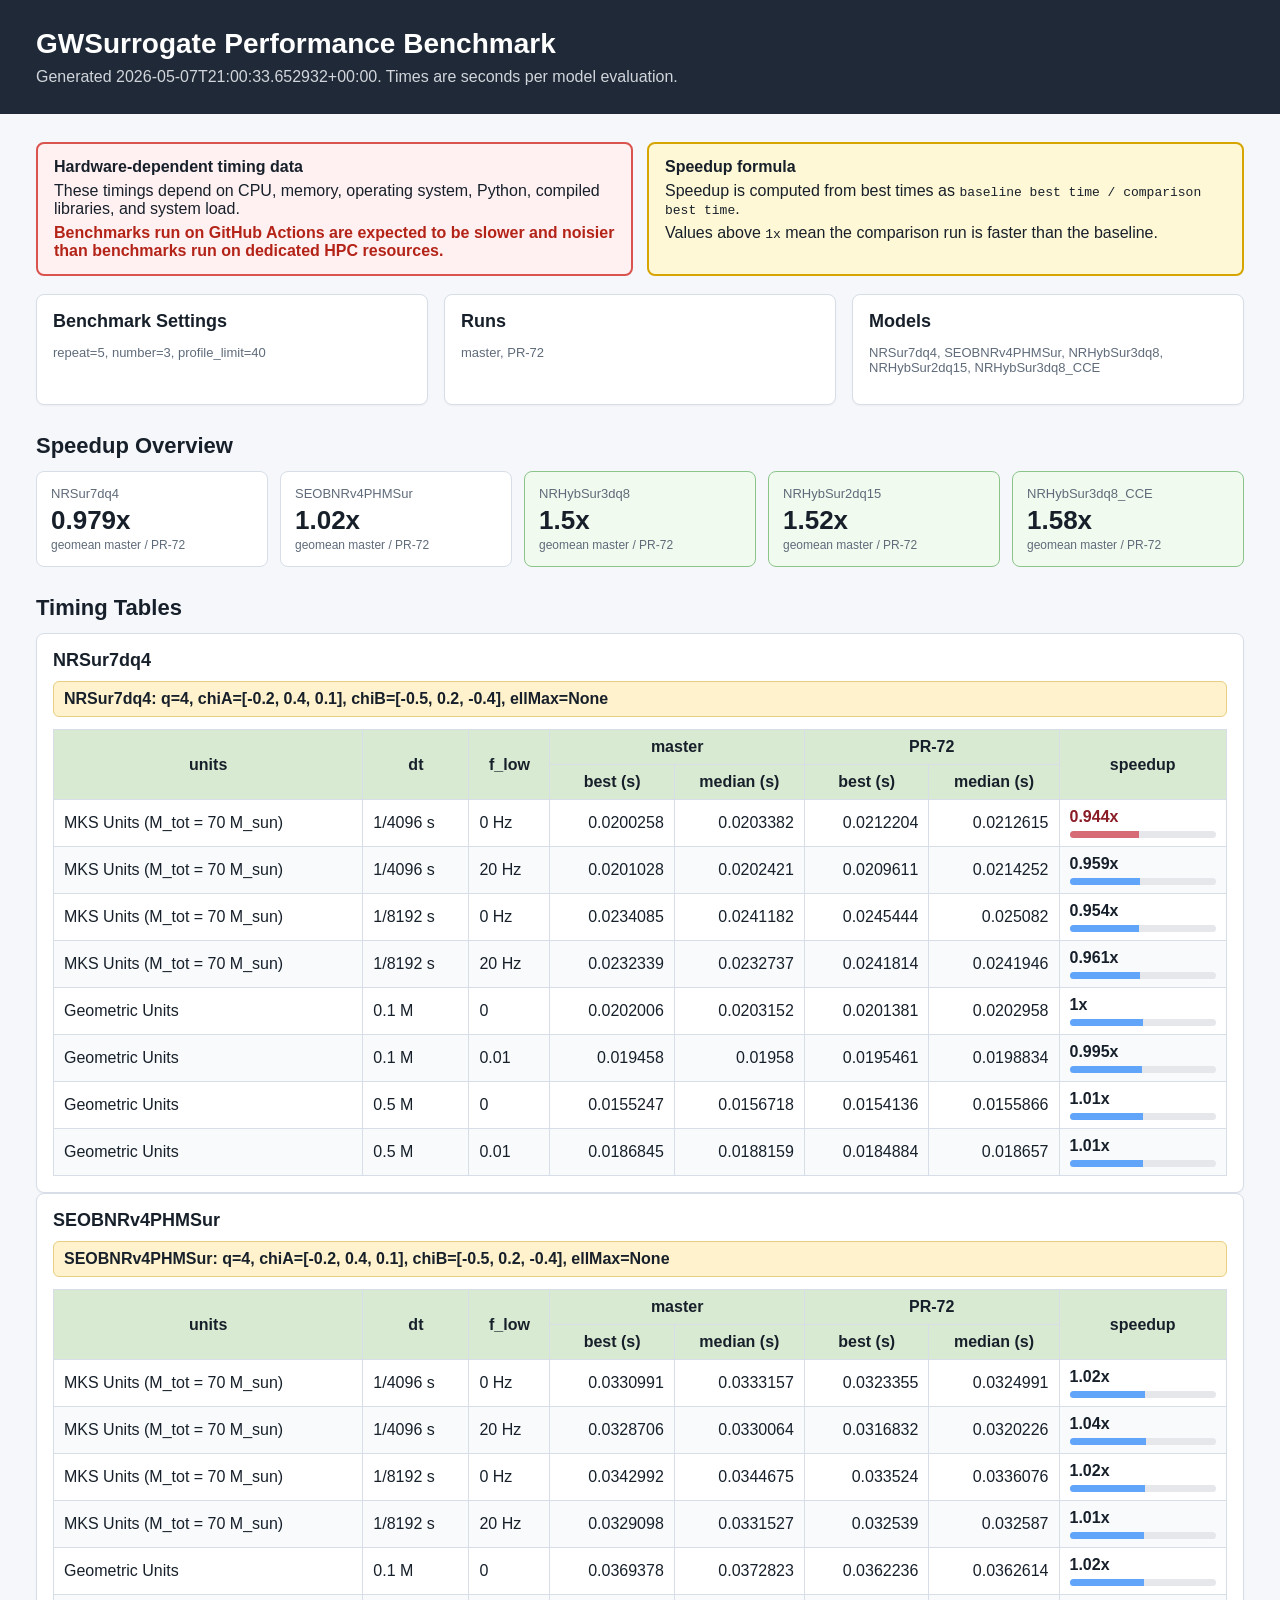
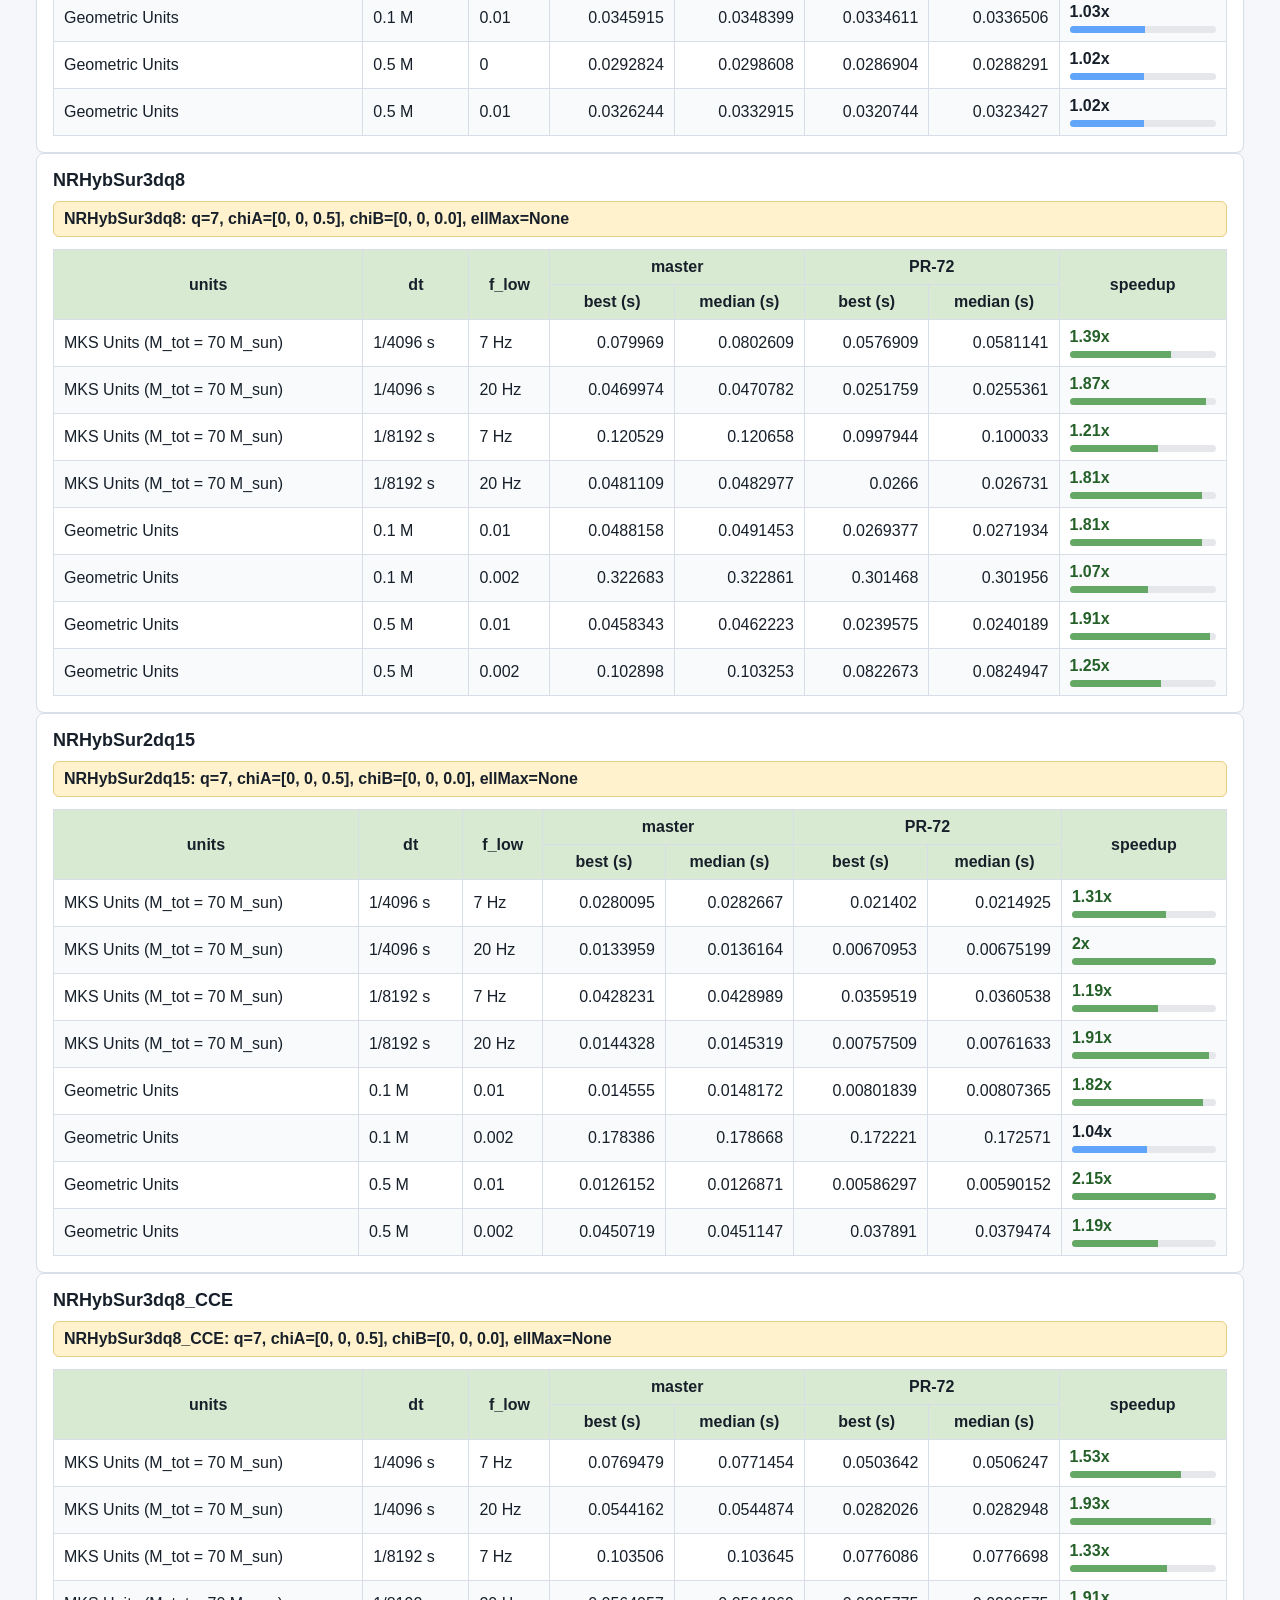
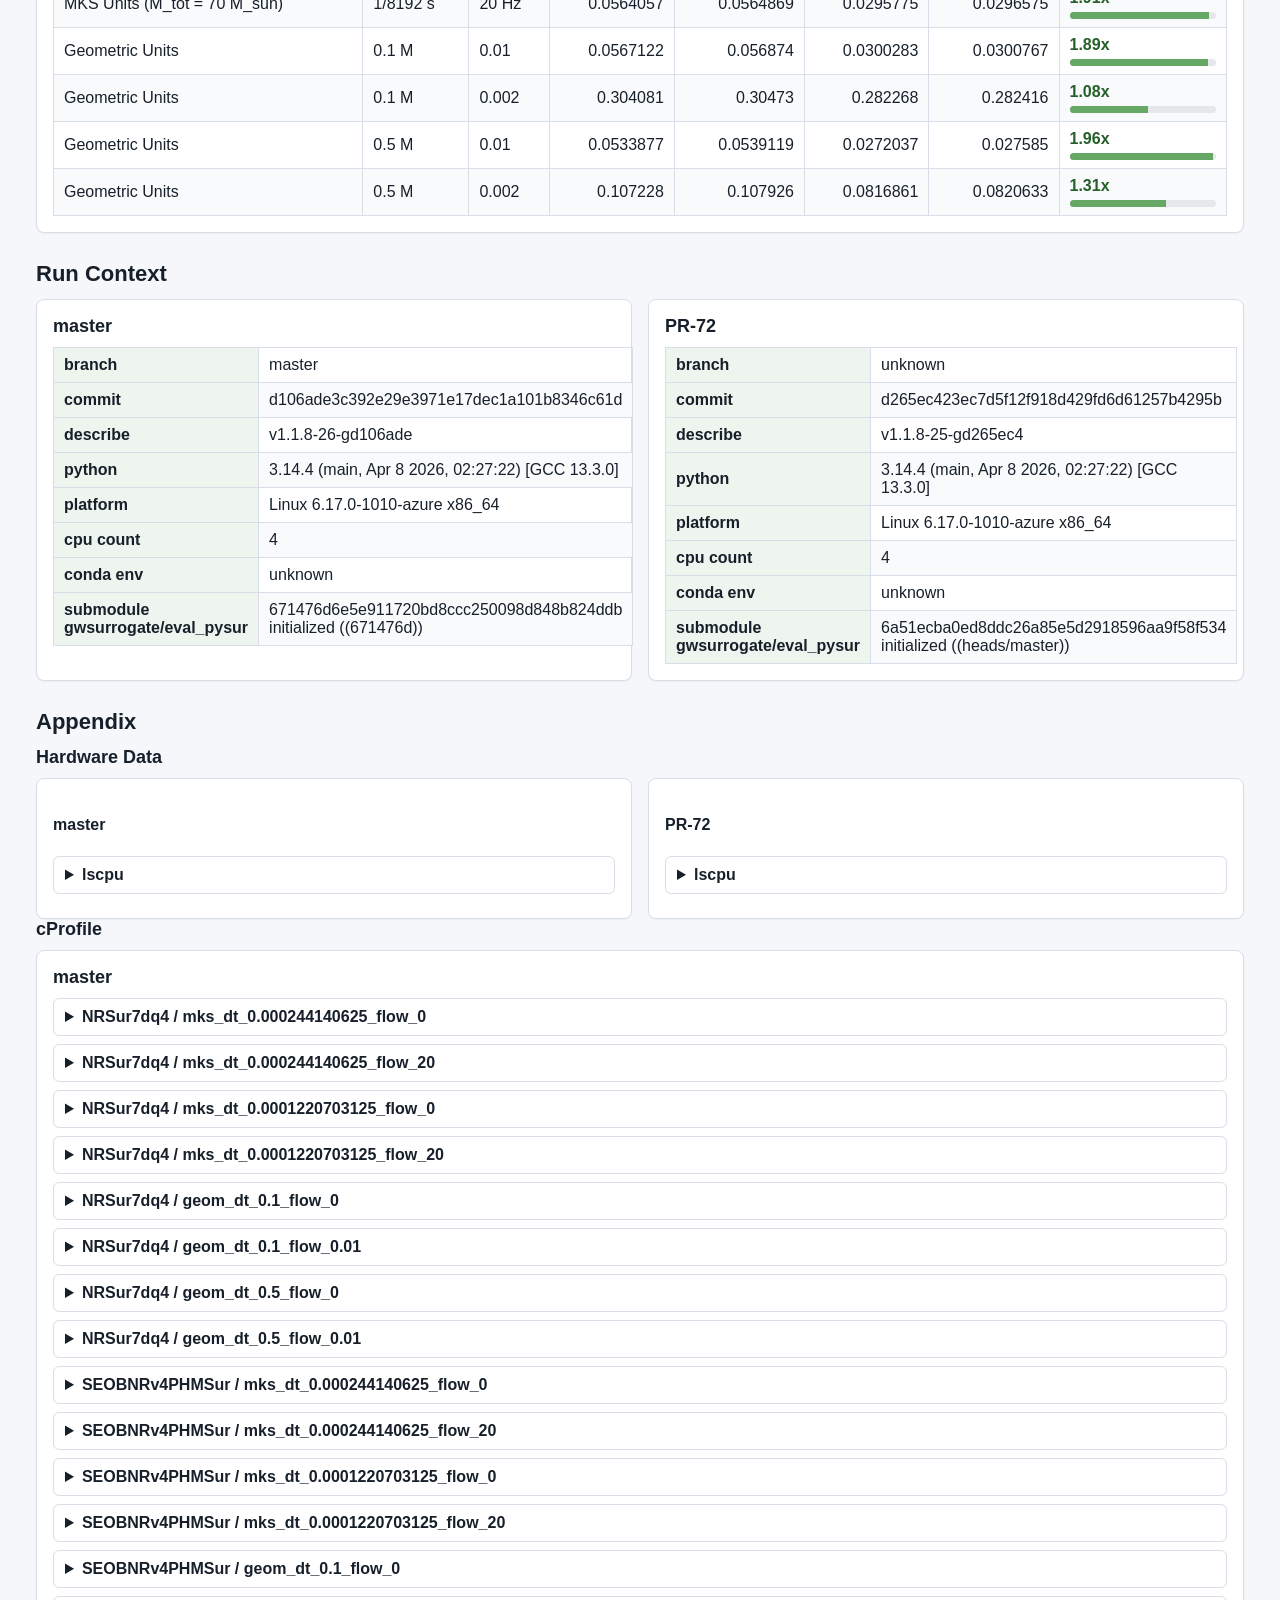
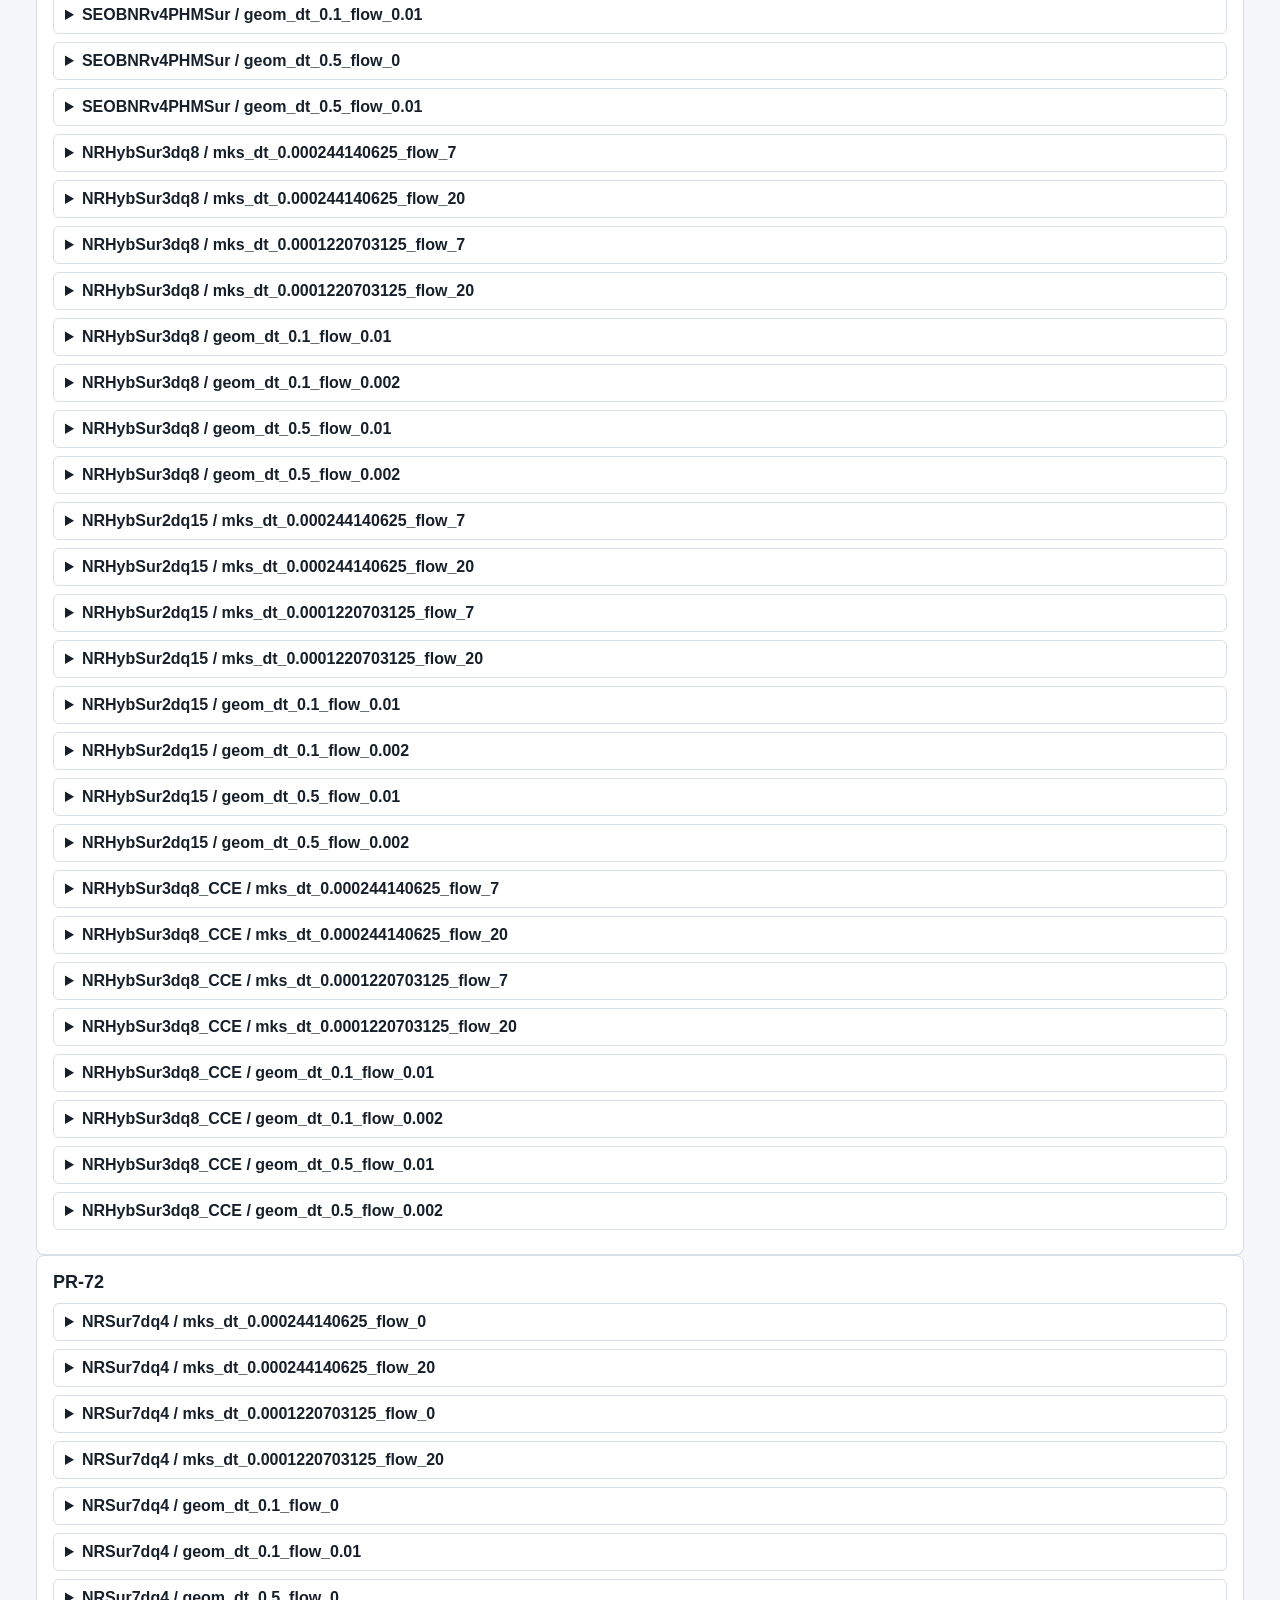
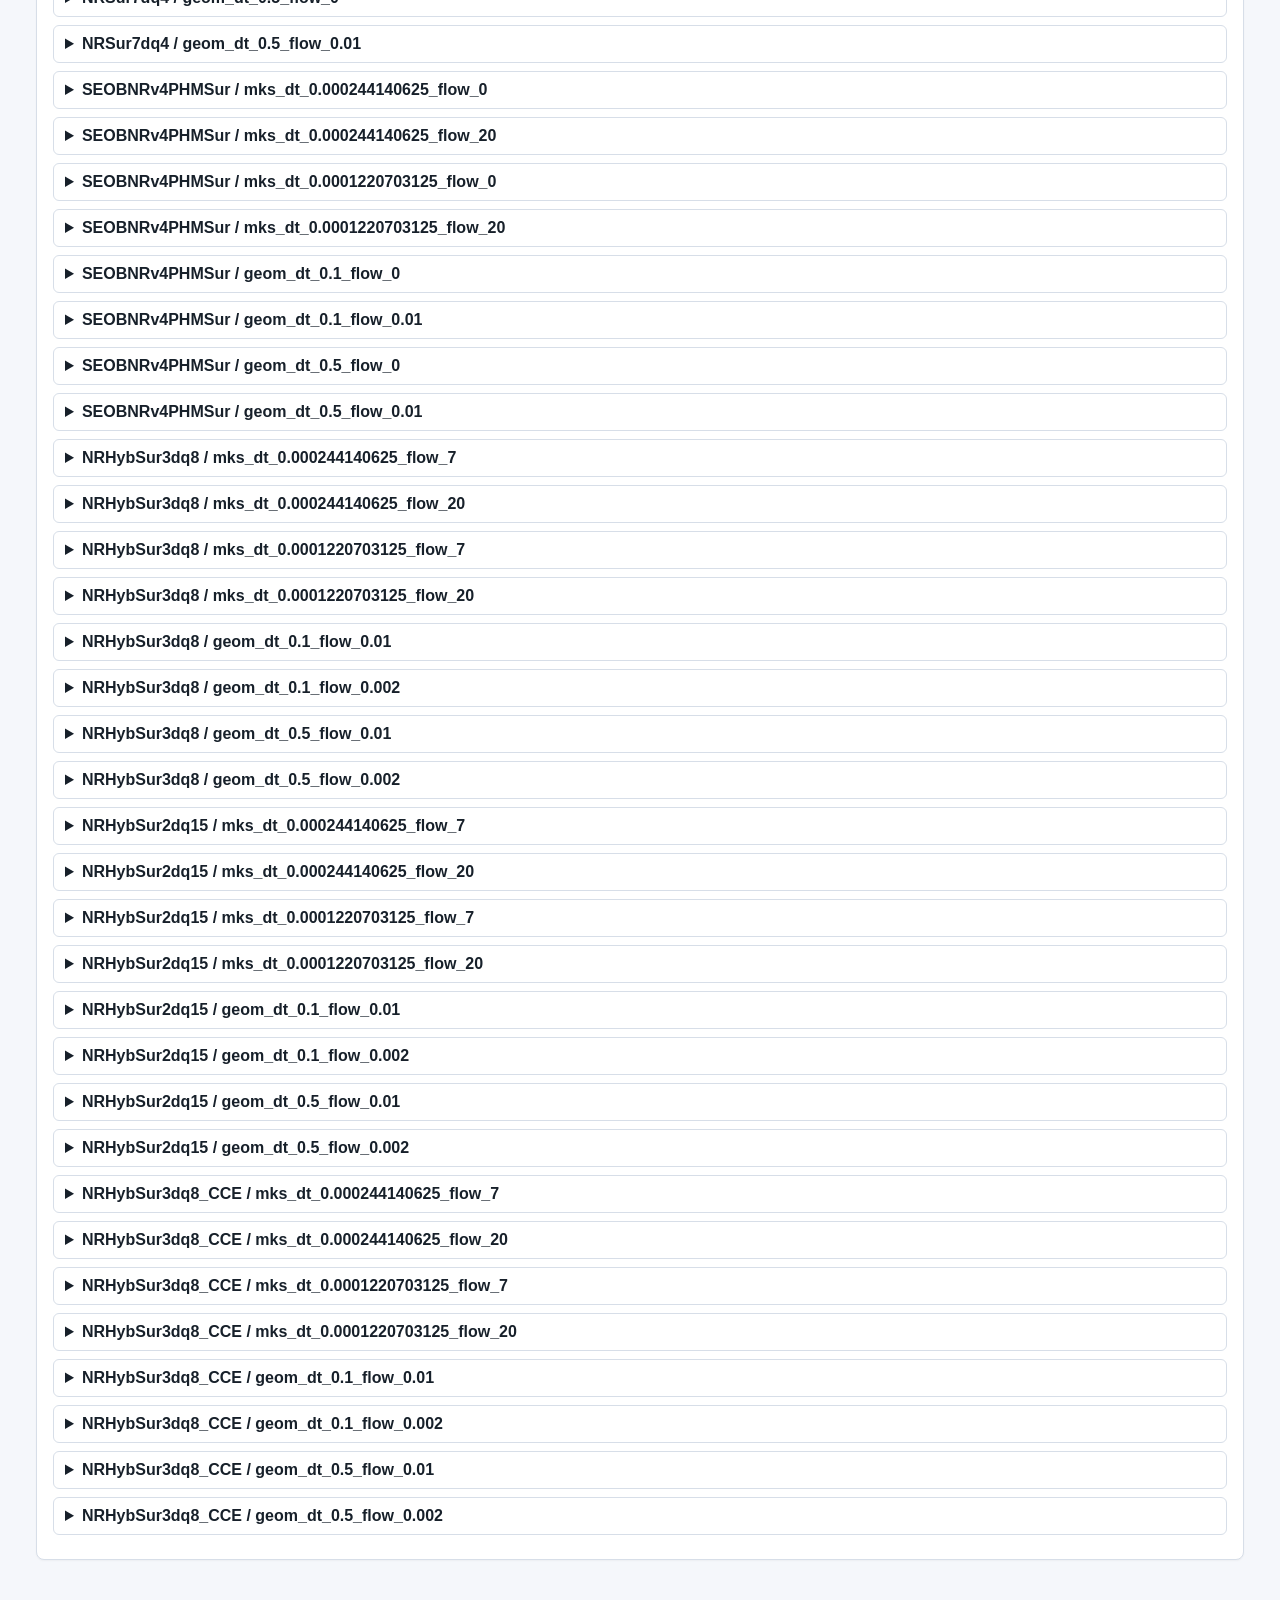
<file: benchmarks/runs/2026-05-07-210038-20/index.html>
<!doctype html>
<html lang="en">
<head>
  <meta charset="utf-8">
  <meta name="viewport" content="width=device-width, initial-scale=1">
  <title>GWSurrogate Performance Benchmark</title>
  <style>
      :root { color-scheme: light; --ink:#17202a; --muted:#5f6b7a; --line:#d7dee8; --panel:#ffffff; --bg:#f5f7fb; --green:#d9ead3; --yellow:#fff2cc; --red:#f8d7da; --blue:#d9eaf7; }
      * { box-sizing: border-box; }
      body { margin: 0; font-family: -apple-system, BlinkMacSystemFont, "Segoe UI", sans-serif; color: var(--ink); background: var(--bg); }
      header { padding: 28px 36px; background: #1f2937; color: white; }
      header h1 { margin: 0 0 8px; font-size: 28px; }
      header p { margin: 0; color: #d1d5db; }
      main { padding: 28px 36px 48px; max-width: 1500px; margin: 0 auto; }
      h2 { margin: 28px 0 12px; font-size: 22px; }
      h3 { margin: 0 0 10px; font-size: 18px; }
      .grid { display: grid; grid-template-columns: repeat(auto-fit, minmax(320px, 1fr)); gap: 16px; }
      .panel, .model { background: var(--panel); border: 1px solid var(--line); border-radius: 8px; padding: 16px; box-shadow: 0 1px 2px rgba(0,0,0,.04); }
      .notices { display: grid; grid-template-columns: repeat(auto-fit, minmax(320px, 1fr)); gap: 14px; margin-bottom: 18px; }
      .notice { border: 2px solid #d6a500; background: #fff8d6; border-radius: 8px; padding: 14px 16px; }
      .notice.hardware { border-color: #d9534f; background: #fff1f1; }
      .notice strong { display: block; margin-bottom: 6px; }
      .notice p { margin: 6px 0 0; }
      .warning-text { color: #b42318; font-weight: 700; }
      .metrics { display: grid; grid-template-columns: repeat(auto-fit, minmax(190px, 1fr)); gap: 12px; }
      .metric { border: 1px solid var(--line); border-radius: 8px; padding: 14px; background: white; }
      .metric.faster { border-color: #8bc58a; background: #f1faef; }
      .metric.slower { border-color: #e0969c; background: #fff3f3; }
      .metric-label { color: var(--muted); font-size: 13px; }
      .metric-value { font-size: 26px; font-weight: 700; margin-top: 4px; }
      .metric-note { color: var(--muted); font-size: 12px; margin-top: 2px; }
      .params { background: var(--yellow); border: 1px solid #e5cf84; border-radius: 6px; padding: 8px 10px; margin-bottom: 12px; font-weight: 600; }
      .table-wrap { overflow-x: auto; }
      table { border-collapse: collapse; width: 100%; }
      th, td { border: 1px solid var(--line); padding: 8px 10px; text-align: left; vertical-align: middle; }
      th { background: var(--green); font-weight: 700; text-align: center; }
      td.num { text-align: right; font-variant-numeric: tabular-nums; }
      tbody tr:nth-child(even) td { background: #f8fafc; }
      .speed { min-width: 130px; font-variant-numeric: tabular-nums; }
      .speed span { font-weight: 700; }
      .speed.faster span { color: #256029; }
      .speed.slower span { color: #8a1c25; }
      .bar { height: 7px; background: #e5e7eb; border-radius: 99px; margin-top: 5px; overflow: hidden; }
      .bar i { display: block; height: 100%; background: #60a5fa; }
      .speed.faster .bar i { background: #65a765; }
      .speed.slower .bar i { background: #d66b75; }
      .meta th { width: 120px; text-align: left; background: #eef4ee; }
      details { border: 1px solid var(--line); border-radius: 6px; margin: 8px 0; background: white; }
      summary { cursor: pointer; padding: 9px 11px; font-weight: 600; }
      pre { margin: 0; padding: 12px; overflow-x: auto; background: #111827; color: #e5e7eb; font-size: 12px; line-height: 1.45; }
      .small { color: var(--muted); font-size: 13px; }
    </style>
</head>
<body>
  <header>
    <h1>GWSurrogate Performance Benchmark</h1>
    <p>Generated 2026-05-07T21:00:33.652932+00:00. Times are seconds per model evaluation.</p>
  </header>
  <main>
    <section class="notices">
      <div class="notice hardware">
        <strong>Hardware-dependent timing data</strong>
        <p>These timings depend on CPU, memory, operating system, Python, compiled libraries, and system load.</p>
        <p class="warning-text">Benchmarks run on GitHub Actions are expected to be slower and noisier than benchmarks run on dedicated HPC resources.</p>
      </div>
      <div class="notice">
        <strong>Speedup formula</strong>
        <p>Speedup is computed from best times as <code>baseline best time / comparison best time</code>.</p>
        <p>Values above <code>1x</code> mean the comparison run is faster than the baseline.</p>
      </div>
    </section>
    <section class="grid">
      <div class="panel"><h3>Benchmark Settings</h3><p class="small">repeat=5, number=3, profile_limit=40</p></div>
      <div class="panel"><h3>Runs</h3><p class="small">master, PR-72</p></div>
      <div class="panel"><h3>Models</h3><p class="small">NRSur7dq4, SEOBNRv4PHMSur, NRHybSur3dq8, NRHybSur2dq15, NRHybSur3dq8_CCE</p></div>
    </section>
    
      <section>
        <h2>Speedup Overview</h2>
        <div class="metrics">
            <div class="metric neutral">
              <div class="metric-label">NRSur7dq4</div>
              <div class="metric-value">0.979x</div>
              <div class="metric-note">geomean master / PR-72</div>
            </div>
            
            <div class="metric neutral">
              <div class="metric-label">SEOBNRv4PHMSur</div>
              <div class="metric-value">1.02x</div>
              <div class="metric-note">geomean master / PR-72</div>
            </div>
            
            <div class="metric faster">
              <div class="metric-label">NRHybSur3dq8</div>
              <div class="metric-value">1.5x</div>
              <div class="metric-note">geomean master / PR-72</div>
            </div>
            
            <div class="metric faster">
              <div class="metric-label">NRHybSur2dq15</div>
              <div class="metric-value">1.52x</div>
              <div class="metric-note">geomean master / PR-72</div>
            </div>
            
            <div class="metric faster">
              <div class="metric-label">NRHybSur3dq8_CCE</div>
              <div class="metric-value">1.58x</div>
              <div class="metric-note">geomean master / PR-72</div>
            </div>
            </div>
      </section>
    
    <section><h2>Timing Tables</h2>
      <section class="model">
        <h3>NRSur7dq4</h3>
        <div class="params">NRSur7dq4: q=4, chiA=[-0.2, 0.4, 0.1], chiB=[-0.5, 0.2, -0.4], ellMax=None</div>
        <div class="table-wrap">
          <table class="timings">
            <thead>
              <tr><th rowspan="2">units</th><th rowspan="2">dt</th><th rowspan="2">f_low</th><th colspan="2">master</th><th colspan="2">PR-72</th><th rowspan="2">speedup</th></tr>
              <tr><th>best (s)</th><th>median (s)</th><th>best (s)</th><th>median (s)</th></tr>
            </thead>
            <tbody><tr><td>MKS Units (M_tot = 70 M_sun)</td><td>1/4096 s</td><td>0 Hz</td><td class="num">0.0200258</td><td class="num">0.0203382</td><td class="num">0.0212204</td><td class="num">0.0212615</td>
                <td class="speed slower">
                  <span>0.944x</span>
                  <div class="bar"><i style="width:47.2%"></i></div>
                </td>
                </tr><tr><td>MKS Units (M_tot = 70 M_sun)</td><td>1/4096 s</td><td>20 Hz</td><td class="num">0.0201028</td><td class="num">0.0202421</td><td class="num">0.0209611</td><td class="num">0.0214252</td>
                <td class="speed neutral">
                  <span>0.959x</span>
                  <div class="bar"><i style="width:48.0%"></i></div>
                </td>
                </tr><tr><td>MKS Units (M_tot = 70 M_sun)</td><td>1/8192 s</td><td>0 Hz</td><td class="num">0.0234085</td><td class="num">0.0241182</td><td class="num">0.0245444</td><td class="num">0.025082</td>
                <td class="speed neutral">
                  <span>0.954x</span>
                  <div class="bar"><i style="width:47.7%"></i></div>
                </td>
                </tr><tr><td>MKS Units (M_tot = 70 M_sun)</td><td>1/8192 s</td><td>20 Hz</td><td class="num">0.0232339</td><td class="num">0.0232737</td><td class="num">0.0241814</td><td class="num">0.0241946</td>
                <td class="speed neutral">
                  <span>0.961x</span>
                  <div class="bar"><i style="width:48.0%"></i></div>
                </td>
                </tr><tr><td>Geometric Units</td><td>0.1 M</td><td>0</td><td class="num">0.0202006</td><td class="num">0.0203152</td><td class="num">0.0201381</td><td class="num">0.0202958</td>
                <td class="speed neutral">
                  <span>1x</span>
                  <div class="bar"><i style="width:50.2%"></i></div>
                </td>
                </tr><tr><td>Geometric Units</td><td>0.1 M</td><td>0.01</td><td class="num">0.019458</td><td class="num">0.01958</td><td class="num">0.0195461</td><td class="num">0.0198834</td>
                <td class="speed neutral">
                  <span>0.995x</span>
                  <div class="bar"><i style="width:49.8%"></i></div>
                </td>
                </tr><tr><td>Geometric Units</td><td>0.5 M</td><td>0</td><td class="num">0.0155247</td><td class="num">0.0156718</td><td class="num">0.0154136</td><td class="num">0.0155866</td>
                <td class="speed neutral">
                  <span>1.01x</span>
                  <div class="bar"><i style="width:50.4%"></i></div>
                </td>
                </tr><tr><td>Geometric Units</td><td>0.5 M</td><td>0.01</td><td class="num">0.0186845</td><td class="num">0.0188159</td><td class="num">0.0184884</td><td class="num">0.018657</td>
                <td class="speed neutral">
                  <span>1.01x</span>
                  <div class="bar"><i style="width:50.5%"></i></div>
                </td>
                </tr></tbody>
          </table>
        </div>
      </section>
    

      <section class="model">
        <h3>SEOBNRv4PHMSur</h3>
        <div class="params">SEOBNRv4PHMSur: q=4, chiA=[-0.2, 0.4, 0.1], chiB=[-0.5, 0.2, -0.4], ellMax=None</div>
        <div class="table-wrap">
          <table class="timings">
            <thead>
              <tr><th rowspan="2">units</th><th rowspan="2">dt</th><th rowspan="2">f_low</th><th colspan="2">master</th><th colspan="2">PR-72</th><th rowspan="2">speedup</th></tr>
              <tr><th>best (s)</th><th>median (s)</th><th>best (s)</th><th>median (s)</th></tr>
            </thead>
            <tbody><tr><td>MKS Units (M_tot = 70 M_sun)</td><td>1/4096 s</td><td>0 Hz</td><td class="num">0.0330991</td><td class="num">0.0333157</td><td class="num">0.0323355</td><td class="num">0.0324991</td>
                <td class="speed neutral">
                  <span>1.02x</span>
                  <div class="bar"><i style="width:51.2%"></i></div>
                </td>
                </tr><tr><td>MKS Units (M_tot = 70 M_sun)</td><td>1/4096 s</td><td>20 Hz</td><td class="num">0.0328706</td><td class="num">0.0330064</td><td class="num">0.0316832</td><td class="num">0.0320226</td>
                <td class="speed neutral">
                  <span>1.04x</span>
                  <div class="bar"><i style="width:51.9%"></i></div>
                </td>
                </tr><tr><td>MKS Units (M_tot = 70 M_sun)</td><td>1/8192 s</td><td>0 Hz</td><td class="num">0.0342992</td><td class="num">0.0344675</td><td class="num">0.033524</td><td class="num">0.0336076</td>
                <td class="speed neutral">
                  <span>1.02x</span>
                  <div class="bar"><i style="width:51.2%"></i></div>
                </td>
                </tr><tr><td>MKS Units (M_tot = 70 M_sun)</td><td>1/8192 s</td><td>20 Hz</td><td class="num">0.0329098</td><td class="num">0.0331527</td><td class="num">0.032539</td><td class="num">0.032587</td>
                <td class="speed neutral">
                  <span>1.01x</span>
                  <div class="bar"><i style="width:50.6%"></i></div>
                </td>
                </tr><tr><td>Geometric Units</td><td>0.1 M</td><td>0</td><td class="num">0.0369378</td><td class="num">0.0372823</td><td class="num">0.0362236</td><td class="num">0.0362614</td>
                <td class="speed neutral">
                  <span>1.02x</span>
                  <div class="bar"><i style="width:51.0%"></i></div>
                </td>
                </tr><tr><td>Geometric Units</td><td>0.1 M</td><td>0.01</td><td class="num">0.0345915</td><td class="num">0.0348399</td><td class="num">0.0334611</td><td class="num">0.0336506</td>
                <td class="speed neutral">
                  <span>1.03x</span>
                  <div class="bar"><i style="width:51.7%"></i></div>
                </td>
                </tr><tr><td>Geometric Units</td><td>0.5 M</td><td>0</td><td class="num">0.0292824</td><td class="num">0.0298608</td><td class="num">0.0286904</td><td class="num">0.0288291</td>
                <td class="speed neutral">
                  <span>1.02x</span>
                  <div class="bar"><i style="width:51.0%"></i></div>
                </td>
                </tr><tr><td>Geometric Units</td><td>0.5 M</td><td>0.01</td><td class="num">0.0326244</td><td class="num">0.0332915</td><td class="num">0.0320744</td><td class="num">0.0323427</td>
                <td class="speed neutral">
                  <span>1.02x</span>
                  <div class="bar"><i style="width:50.9%"></i></div>
                </td>
                </tr></tbody>
          </table>
        </div>
      </section>
    

      <section class="model">
        <h3>NRHybSur3dq8</h3>
        <div class="params">NRHybSur3dq8: q=7, chiA=[0, 0, 0.5], chiB=[0, 0, 0.0], ellMax=None</div>
        <div class="table-wrap">
          <table class="timings">
            <thead>
              <tr><th rowspan="2">units</th><th rowspan="2">dt</th><th rowspan="2">f_low</th><th colspan="2">master</th><th colspan="2">PR-72</th><th rowspan="2">speedup</th></tr>
              <tr><th>best (s)</th><th>median (s)</th><th>best (s)</th><th>median (s)</th></tr>
            </thead>
            <tbody><tr><td>MKS Units (M_tot = 70 M_sun)</td><td>1/4096 s</td><td>7 Hz</td><td class="num">0.079969</td><td class="num">0.0802609</td><td class="num">0.0576909</td><td class="num">0.0581141</td>
                <td class="speed faster">
                  <span>1.39x</span>
                  <div class="bar"><i style="width:69.3%"></i></div>
                </td>
                </tr><tr><td>MKS Units (M_tot = 70 M_sun)</td><td>1/4096 s</td><td>20 Hz</td><td class="num">0.0469974</td><td class="num">0.0470782</td><td class="num">0.0251759</td><td class="num">0.0255361</td>
                <td class="speed faster">
                  <span>1.87x</span>
                  <div class="bar"><i style="width:93.3%"></i></div>
                </td>
                </tr><tr><td>MKS Units (M_tot = 70 M_sun)</td><td>1/8192 s</td><td>7 Hz</td><td class="num">0.120529</td><td class="num">0.120658</td><td class="num">0.0997944</td><td class="num">0.100033</td>
                <td class="speed faster">
                  <span>1.21x</span>
                  <div class="bar"><i style="width:60.4%"></i></div>
                </td>
                </tr><tr><td>MKS Units (M_tot = 70 M_sun)</td><td>1/8192 s</td><td>20 Hz</td><td class="num">0.0481109</td><td class="num">0.0482977</td><td class="num">0.0266</td><td class="num">0.026731</td>
                <td class="speed faster">
                  <span>1.81x</span>
                  <div class="bar"><i style="width:90.4%"></i></div>
                </td>
                </tr><tr><td>Geometric Units</td><td>0.1 M</td><td>0.01</td><td class="num">0.0488158</td><td class="num">0.0491453</td><td class="num">0.0269377</td><td class="num">0.0271934</td>
                <td class="speed faster">
                  <span>1.81x</span>
                  <div class="bar"><i style="width:90.6%"></i></div>
                </td>
                </tr><tr><td>Geometric Units</td><td>0.1 M</td><td>0.002</td><td class="num">0.322683</td><td class="num">0.322861</td><td class="num">0.301468</td><td class="num">0.301956</td>
                <td class="speed faster">
                  <span>1.07x</span>
                  <div class="bar"><i style="width:53.5%"></i></div>
                </td>
                </tr><tr><td>Geometric Units</td><td>0.5 M</td><td>0.01</td><td class="num">0.0458343</td><td class="num">0.0462223</td><td class="num">0.0239575</td><td class="num">0.0240189</td>
                <td class="speed faster">
                  <span>1.91x</span>
                  <div class="bar"><i style="width:95.7%"></i></div>
                </td>
                </tr><tr><td>Geometric Units</td><td>0.5 M</td><td>0.002</td><td class="num">0.102898</td><td class="num">0.103253</td><td class="num">0.0822673</td><td class="num">0.0824947</td>
                <td class="speed faster">
                  <span>1.25x</span>
                  <div class="bar"><i style="width:62.5%"></i></div>
                </td>
                </tr></tbody>
          </table>
        </div>
      </section>
    

      <section class="model">
        <h3>NRHybSur2dq15</h3>
        <div class="params">NRHybSur2dq15: q=7, chiA=[0, 0, 0.5], chiB=[0, 0, 0.0], ellMax=None</div>
        <div class="table-wrap">
          <table class="timings">
            <thead>
              <tr><th rowspan="2">units</th><th rowspan="2">dt</th><th rowspan="2">f_low</th><th colspan="2">master</th><th colspan="2">PR-72</th><th rowspan="2">speedup</th></tr>
              <tr><th>best (s)</th><th>median (s)</th><th>best (s)</th><th>median (s)</th></tr>
            </thead>
            <tbody><tr><td>MKS Units (M_tot = 70 M_sun)</td><td>1/4096 s</td><td>7 Hz</td><td class="num">0.0280095</td><td class="num">0.0282667</td><td class="num">0.021402</td><td class="num">0.0214925</td>
                <td class="speed faster">
                  <span>1.31x</span>
                  <div class="bar"><i style="width:65.4%"></i></div>
                </td>
                </tr><tr><td>MKS Units (M_tot = 70 M_sun)</td><td>1/4096 s</td><td>20 Hz</td><td class="num">0.0133959</td><td class="num">0.0136164</td><td class="num">0.00670953</td><td class="num">0.00675199</td>
                <td class="speed faster">
                  <span>2x</span>
                  <div class="bar"><i style="width:99.8%"></i></div>
                </td>
                </tr><tr><td>MKS Units (M_tot = 70 M_sun)</td><td>1/8192 s</td><td>7 Hz</td><td class="num">0.0428231</td><td class="num">0.0428989</td><td class="num">0.0359519</td><td class="num">0.0360538</td>
                <td class="speed faster">
                  <span>1.19x</span>
                  <div class="bar"><i style="width:59.6%"></i></div>
                </td>
                </tr><tr><td>MKS Units (M_tot = 70 M_sun)</td><td>1/8192 s</td><td>20 Hz</td><td class="num">0.0144328</td><td class="num">0.0145319</td><td class="num">0.00757509</td><td class="num">0.00761633</td>
                <td class="speed faster">
                  <span>1.91x</span>
                  <div class="bar"><i style="width:95.3%"></i></div>
                </td>
                </tr><tr><td>Geometric Units</td><td>0.1 M</td><td>0.01</td><td class="num">0.014555</td><td class="num">0.0148172</td><td class="num">0.00801839</td><td class="num">0.00807365</td>
                <td class="speed faster">
                  <span>1.82x</span>
                  <div class="bar"><i style="width:90.8%"></i></div>
                </td>
                </tr><tr><td>Geometric Units</td><td>0.1 M</td><td>0.002</td><td class="num">0.178386</td><td class="num">0.178668</td><td class="num">0.172221</td><td class="num">0.172571</td>
                <td class="speed neutral">
                  <span>1.04x</span>
                  <div class="bar"><i style="width:51.8%"></i></div>
                </td>
                </tr><tr><td>Geometric Units</td><td>0.5 M</td><td>0.01</td><td class="num">0.0126152</td><td class="num">0.0126871</td><td class="num">0.00586297</td><td class="num">0.00590152</td>
                <td class="speed faster">
                  <span>2.15x</span>
                  <div class="bar"><i style="width:100.0%"></i></div>
                </td>
                </tr><tr><td>Geometric Units</td><td>0.5 M</td><td>0.002</td><td class="num">0.0450719</td><td class="num">0.0451147</td><td class="num">0.037891</td><td class="num">0.0379474</td>
                <td class="speed faster">
                  <span>1.19x</span>
                  <div class="bar"><i style="width:59.5%"></i></div>
                </td>
                </tr></tbody>
          </table>
        </div>
      </section>
    

      <section class="model">
        <h3>NRHybSur3dq8_CCE</h3>
        <div class="params">NRHybSur3dq8_CCE: q=7, chiA=[0, 0, 0.5], chiB=[0, 0, 0.0], ellMax=None</div>
        <div class="table-wrap">
          <table class="timings">
            <thead>
              <tr><th rowspan="2">units</th><th rowspan="2">dt</th><th rowspan="2">f_low</th><th colspan="2">master</th><th colspan="2">PR-72</th><th rowspan="2">speedup</th></tr>
              <tr><th>best (s)</th><th>median (s)</th><th>best (s)</th><th>median (s)</th></tr>
            </thead>
            <tbody><tr><td>MKS Units (M_tot = 70 M_sun)</td><td>1/4096 s</td><td>7 Hz</td><td class="num">0.0769479</td><td class="num">0.0771454</td><td class="num">0.0503642</td><td class="num">0.0506247</td>
                <td class="speed faster">
                  <span>1.53x</span>
                  <div class="bar"><i style="width:76.4%"></i></div>
                </td>
                </tr><tr><td>MKS Units (M_tot = 70 M_sun)</td><td>1/4096 s</td><td>20 Hz</td><td class="num">0.0544162</td><td class="num">0.0544874</td><td class="num">0.0282026</td><td class="num">0.0282948</td>
                <td class="speed faster">
                  <span>1.93x</span>
                  <div class="bar"><i style="width:96.5%"></i></div>
                </td>
                </tr><tr><td>MKS Units (M_tot = 70 M_sun)</td><td>1/8192 s</td><td>7 Hz</td><td class="num">0.103506</td><td class="num">0.103645</td><td class="num">0.0776086</td><td class="num">0.0776698</td>
                <td class="speed faster">
                  <span>1.33x</span>
                  <div class="bar"><i style="width:66.7%"></i></div>
                </td>
                </tr><tr><td>MKS Units (M_tot = 70 M_sun)</td><td>1/8192 s</td><td>20 Hz</td><td class="num">0.0564057</td><td class="num">0.0564869</td><td class="num">0.0295775</td><td class="num">0.0296575</td>
                <td class="speed faster">
                  <span>1.91x</span>
                  <div class="bar"><i style="width:95.4%"></i></div>
                </td>
                </tr><tr><td>Geometric Units</td><td>0.1 M</td><td>0.01</td><td class="num">0.0567122</td><td class="num">0.056874</td><td class="num">0.0300283</td><td class="num">0.0300767</td>
                <td class="speed faster">
                  <span>1.89x</span>
                  <div class="bar"><i style="width:94.4%"></i></div>
                </td>
                </tr><tr><td>Geometric Units</td><td>0.1 M</td><td>0.002</td><td class="num">0.304081</td><td class="num">0.30473</td><td class="num">0.282268</td><td class="num">0.282416</td>
                <td class="speed faster">
                  <span>1.08x</span>
                  <div class="bar"><i style="width:53.9%"></i></div>
                </td>
                </tr><tr><td>Geometric Units</td><td>0.5 M</td><td>0.01</td><td class="num">0.0533877</td><td class="num">0.0539119</td><td class="num">0.0272037</td><td class="num">0.027585</td>
                <td class="speed faster">
                  <span>1.96x</span>
                  <div class="bar"><i style="width:98.1%"></i></div>
                </td>
                </tr><tr><td>Geometric Units</td><td>0.5 M</td><td>0.002</td><td class="num">0.107228</td><td class="num">0.107926</td><td class="num">0.0816861</td><td class="num">0.0820633</td>
                <td class="speed faster">
                  <span>1.31x</span>
                  <div class="bar"><i style="width:65.6%"></i></div>
                </td>
                </tr></tbody>
          </table>
        </div>
      </section>
    </section>
    <section><h2>Run Context</h2><div class="grid">
      <section class="panel">
        <h3>master</h3>
        <table class="meta"><tbody><tr><th>branch</th><td>master</td></tr>
<tr><th>commit</th><td>d106ade3c392e29e3971e17dec1a101b8346c61d</td></tr>
<tr><th>describe</th><td>v1.1.8-26-gd106ade</td></tr>
<tr><th>python</th><td>3.14.4 (main, Apr  8 2026, 02:27:22) [GCC 13.3.0]</td></tr>
<tr><th>platform</th><td>Linux 6.17.0-1010-azure x86_64</td></tr>
<tr><th>cpu count</th><td>4</td></tr>
<tr><th>conda env</th><td>unknown</td></tr>
<tr><th>submodule gwsurrogate/eval_pysur</th><td>671476d6e5e911720bd8ccc250098d848b824ddb initialized ((671476d))</td></tr></tbody></table>
      </section>
    

      <section class="panel">
        <h3>PR-72</h3>
        <table class="meta"><tbody><tr><th>branch</th><td>unknown</td></tr>
<tr><th>commit</th><td>d265ec423ec7d5f12f918d429fd6d61257b4295b</td></tr>
<tr><th>describe</th><td>v1.1.8-25-gd265ec4</td></tr>
<tr><th>python</th><td>3.14.4 (main, Apr  8 2026, 02:27:22) [GCC 13.3.0]</td></tr>
<tr><th>platform</th><td>Linux 6.17.0-1010-azure x86_64</td></tr>
<tr><th>cpu count</th><td>4</td></tr>
<tr><th>conda env</th><td>unknown</td></tr>
<tr><th>submodule gwsurrogate/eval_pysur</th><td>6a51ecba0ed8ddc26a85e5d2918596aa9f58f534 initialized ((heads/master))</td></tr></tbody></table>
      </section>
    </div></section>
    
      <section>
        <h2>Appendix</h2>
        <section><h3>Hardware Data</h3><div class="grid">
            <section class="panel">
              <h4>master</h4>
              
                <details>
                  <summary>lscpu</summary>
                  <pre>Architecture:                            x86_64
CPU op-mode(s):                          32-bit, 64-bit
Address sizes:                           48 bits physical, 48 bits virtual
Byte Order:                              Little Endian
CPU(s):                                  4
On-line CPU(s) list:                     0-3
Vendor ID:                               AuthenticAMD
Model name:                              AMD EPYC 9V74 80-Core Processor
CPU family:                              25
Model:                                   17
Thread(s) per core:                      2
Core(s) per socket:                      2
Socket(s):                               1
Stepping:                                1
BogoMIPS:                                5192.28
Flags:                                   fpu vme de pse tsc msr pae mce cx8 apic sep mtrr pge mca cmov pat pse36 clflush mmx fxsr sse sse2 ht syscall nx mmxext fxsr_opt pdpe1gb rdtscp lm constant_tsc rep_good nopl tsc_reliable nonstop_tsc cpuid extd_apicid aperfmperf tsc_known_freq pni pclmulqdq ssse3 fma cx16 pcid sse4_1 sse4_2 movbe popcnt aes xsave avx f16c rdrand hypervisor lahf_lm cmp_legacy svm cr8_legacy abm sse4a misalignsse 3dnowprefetch osvw topoext vmmcall fsgsbase bmi1 avx2 smep bmi2 erms invpcid rdseed adx smap clflushopt clwb sha_ni xsaveopt xsavec xgetbv1 xsaves user_shstk clzero xsaveerptr rdpru arat npt nrip_save tsc_scale vmcb_clean flushbyasid decodeassists pausefilter pfthreshold v_vmsave_vmload umip vaes vpclmulqdq rdpid fsrm
Virtualization:                          AMD-V
Hypervisor vendor:                       Microsoft
Virtualization type:                     full
L1d cache:                               64 KiB (2 instances)
L1i cache:                               64 KiB (2 instances)
L2 cache:                                2 MiB (2 instances)
L3 cache:                                32 MiB (1 instance)
NUMA node(s):                            1
NUMA node0 CPU(s):                       0-3
Vulnerability Gather data sampling:      Not affected
Vulnerability Ghostwrite:                Not affected
Vulnerability Indirect target selection: Not affected
Vulnerability Itlb multihit:             Not affected
Vulnerability L1tf:                      Not affected
Vulnerability Mds:                       Not affected
Vulnerability Meltdown:                  Not affected
Vulnerability Mmio stale data:           Not affected
Vulnerability Old microcode:             Not affected
Vulnerability Reg file data sampling:    Not affected
Vulnerability Retbleed:                  Not affected
Vulnerability Spec rstack overflow:      Vulnerable: Safe RET, no microcode
Vulnerability Spec store bypass:         Vulnerable
Vulnerability Spectre v1:                Mitigation; usercopy/swapgs barriers and __user pointer sanitization
Vulnerability Spectre v2:                Mitigation; Retpolines; STIBP disabled; RSB filling; PBRSB-eIBRS Not affected; BHI Not affected
Vulnerability Srbds:                     Not affected
Vulnerability Tsa:                       Vulnerable: No microcode
Vulnerability Tsx async abort:           Not affected
Vulnerability Vmscape:                   Not affected</pre>
                </details>
                
            </section>
            
            <section class="panel">
              <h4>PR-72</h4>
              
                <details>
                  <summary>lscpu</summary>
                  <pre>Architecture:                            x86_64
CPU op-mode(s):                          32-bit, 64-bit
Address sizes:                           48 bits physical, 48 bits virtual
Byte Order:                              Little Endian
CPU(s):                                  4
On-line CPU(s) list:                     0-3
Vendor ID:                               AuthenticAMD
Model name:                              AMD EPYC 9V74 80-Core Processor
CPU family:                              25
Model:                                   17
Thread(s) per core:                      2
Core(s) per socket:                      2
Socket(s):                               1
Stepping:                                1
BogoMIPS:                                5192.28
Flags:                                   fpu vme de pse tsc msr pae mce cx8 apic sep mtrr pge mca cmov pat pse36 clflush mmx fxsr sse sse2 ht syscall nx mmxext fxsr_opt pdpe1gb rdtscp lm constant_tsc rep_good nopl tsc_reliable nonstop_tsc cpuid extd_apicid aperfmperf tsc_known_freq pni pclmulqdq ssse3 fma cx16 pcid sse4_1 sse4_2 movbe popcnt aes xsave avx f16c rdrand hypervisor lahf_lm cmp_legacy svm cr8_legacy abm sse4a misalignsse 3dnowprefetch osvw topoext vmmcall fsgsbase bmi1 avx2 smep bmi2 erms invpcid rdseed adx smap clflushopt clwb sha_ni xsaveopt xsavec xgetbv1 xsaves user_shstk clzero xsaveerptr rdpru arat npt nrip_save tsc_scale vmcb_clean flushbyasid decodeassists pausefilter pfthreshold v_vmsave_vmload umip vaes vpclmulqdq rdpid fsrm
Virtualization:                          AMD-V
Hypervisor vendor:                       Microsoft
Virtualization type:                     full
L1d cache:                               64 KiB (2 instances)
L1i cache:                               64 KiB (2 instances)
L2 cache:                                2 MiB (2 instances)
L3 cache:                                32 MiB (1 instance)
NUMA node(s):                            1
NUMA node0 CPU(s):                       0-3
Vulnerability Gather data sampling:      Not affected
Vulnerability Ghostwrite:                Not affected
Vulnerability Indirect target selection: Not affected
Vulnerability Itlb multihit:             Not affected
Vulnerability L1tf:                      Not affected
Vulnerability Mds:                       Not affected
Vulnerability Meltdown:                  Not affected
Vulnerability Mmio stale data:           Not affected
Vulnerability Old microcode:             Not affected
Vulnerability Reg file data sampling:    Not affected
Vulnerability Retbleed:                  Not affected
Vulnerability Spec rstack overflow:      Vulnerable: Safe RET, no microcode
Vulnerability Spec store bypass:         Vulnerable
Vulnerability Spectre v1:                Mitigation; usercopy/swapgs barriers and __user pointer sanitization
Vulnerability Spectre v2:                Mitigation; Retpolines; STIBP disabled; RSB filling; PBRSB-eIBRS Not affected; BHI Not affected
Vulnerability Srbds:                     Not affected
Vulnerability Tsa:                       Vulnerable: No microcode
Vulnerability Tsx async abort:           Not affected
Vulnerability Vmscape:                   Not affected</pre>
                </details>
                
            </section>
            </div></section>
        <section><h3>cProfile</h3>
            <section class="panel">
              <h3>master</h3>
              
                <details>
                  <summary>NRSur7dq4 / mks_dt_0.000244140625_flow_0</summary>
                  <pre>         27100 function calls in 0.029 seconds

   Ordered by: cumulative time
   List reduced from 103 to 40 due to restriction &lt;40&gt;

   ncalls  tottime  percall  cumtime  percall filename:lineno(function)
        1    0.000    0.000    0.029    0.029 benchmark_surrogate_evaluations.py:346(evaluate_case)
        1    0.000    0.000    0.029    0.029 surrogate.py:1721(__call__)
        1    0.000    0.000    0.029    0.029 precessing_surrogate.py:937(__call__)
        1    0.000    0.000    0.014    0.014 precessing_surrogate.py:392(__call__)
      279    0.001    0.000    0.008    0.000 precessing_surrogate.py:298(get_time_deriv_from_index)
        1    0.000    0.000    0.007    0.007 precessing_surrogate.py:847(inertial_waveform_modes)
        1    0.001    0.001    0.007    0.007 precessing_surrogate.py:110(rotateWaveform)
        1    0.005    0.005    0.006    0.006 precessing_surrogate.py:42(_wignerD_matrices)
        1    0.001    0.001    0.006    0.006 precessing_surrogate.py:626(_integrate_forward)
      837    0.001    0.000    0.006    0.000 precessing_surrogate.py:184(_eval_vector_fit)
       13    0.000    0.000    0.006    0.000 precessing_surrogate.py:316(get_time_deriv)
        3    0.000    0.000    0.005    0.002 precessing_surrogate.py:602(_one_backward_RK4_step)
        1    0.000    0.000    0.005    0.005 precessing_surrogate.py:769(__call__)
     2806    0.001    0.000    0.005    0.000 precessing_surrogate.py:157(_eval_scalar_fit)
       42    0.001    0.000    0.005    0.000 precessing_surrogate.py:806(_eval_comp)
      144    0.000    0.000    0.004    0.000 surrogate.py:91(_splinterp_Cwrapper)
      144    0.002    0.000    0.003    0.000 spline_interp_Cwrapper.py:50(interpolate)
     2806    0.003    0.000    0.003    0.000 {built-in method gwsurrogate.precessing_utils._utils.eval_fit}
        4    0.000    0.000    0.003    0.001 surrogate.py:106(_splinterp_Cwrapper_many)
        1    0.000    0.000    0.002    0.002 surrogate.py:86(_splinterp_Cwrapper_many_complex)
        1    0.002    0.002    0.002    0.002 spline_interp_Cwrapper.py:123(interpolate_many_complex)
      503    0.001    0.000    0.002    0.000 _function_base_impl.py:5577(append)
      574    0.001    0.000    0.002    0.000 surrogate.py:2446(get_fit_params)
        1    0.000    0.000    0.001    0.001 precessing_surrogate.py:660(_integrate_backward)
      584    0.000    0.000    0.001    0.000 _internal.py:280(data_as)
        4    0.001    0.000    0.001    0.000 precessing_surrogate.py:39(_assemble_powers)
      646    0.001    0.000    0.001    0.000 __init__.py:613(cast)
     1633    0.001    0.000    0.001    0.000 {built-in method numpy.array}
      503    0.000    0.000    0.001    0.000 fromnumeric.py:1879(ravel)
        1    0.000    0.000    0.001    0.001 precessing_surrogate.py:527(_initialize)
        3    0.000    0.000    0.001    0.000 precessing_surrogate.py:854(splinterp_many)
        3    0.000    0.000    0.000    0.000 spline_interp_Cwrapper.py:67(interpolate_many)
      574    0.000    0.000    0.000    0.000 _function_base_impl.py:924(copy)
     2480    0.000    0.000    0.000    0.000 {method &#x27;append&#x27; of &#x27;list&#x27; objects}
        1    0.000    0.000    0.000    0.000 precessing_surrogate.py:345(_get_t_from_omega)
      646    0.000    0.000    0.000    0.000 _internal.py:263(__init__)
     2806    0.000    0.000    0.000    0.000 surrogate.py:2472(get_fit_settings)
       47    0.000    0.000    0.000    0.000 precessing_surrogate.py:339(get_omega)
       44    0.000    0.000    0.000    0.000 {method &#x27;dot&#x27; of &#x27;numpy.ndarray&#x27; objects}
      753    0.000    0.000    0.000    0.000 {method &#x27;ravel&#x27; of &#x27;numpy.ndarray&#x27; objects}</pre>
                </details>
                
                <details>
                  <summary>NRSur7dq4 / mks_dt_0.000244140625_flow_20</summary>
                  <pre>         27101 function calls in 0.029 seconds

   Ordered by: cumulative time
   List reduced from 103 to 40 due to restriction &lt;40&gt;

   ncalls  tottime  percall  cumtime  percall filename:lineno(function)
        1    0.000    0.000    0.029    0.029 benchmark_surrogate_evaluations.py:346(evaluate_case)
        1    0.000    0.000    0.029    0.029 surrogate.py:1721(__call__)
        1    0.000    0.000    0.029    0.029 precessing_surrogate.py:937(__call__)
        1    0.000    0.000    0.014    0.014 precessing_surrogate.py:392(__call__)
      279    0.001    0.000    0.008    0.000 precessing_surrogate.py:298(get_time_deriv_from_index)
        1    0.000    0.000    0.008    0.008 precessing_surrogate.py:847(inertial_waveform_modes)
        1    0.001    0.001    0.008    0.008 precessing_surrogate.py:110(rotateWaveform)
        1    0.005    0.005    0.007    0.007 precessing_surrogate.py:42(_wignerD_matrices)
        1    0.000    0.000    0.006    0.006 precessing_surrogate.py:626(_integrate_forward)
      837    0.001    0.000    0.006    0.000 precessing_surrogate.py:184(_eval_vector_fit)
       13    0.000    0.000    0.006    0.000 precessing_surrogate.py:316(get_time_deriv)
        3    0.000    0.000    0.005    0.002 precessing_surrogate.py:602(_one_backward_RK4_step)
        1    0.000    0.000    0.005    0.005 precessing_surrogate.py:769(__call__)
     2806    0.001    0.000    0.005    0.000 precessing_surrogate.py:157(_eval_scalar_fit)
       42    0.001    0.000    0.005    0.000 precessing_surrogate.py:806(_eval_comp)
      144    0.000    0.000    0.004    0.000 surrogate.py:91(_splinterp_Cwrapper)
      144    0.002    0.000    0.003    0.000 spline_interp_Cwrapper.py:50(interpolate)
     2806    0.003    0.000    0.003    0.000 {built-in method gwsurrogate.precessing_utils._utils.eval_fit}
        4    0.000    0.000    0.002    0.001 surrogate.py:106(_splinterp_Cwrapper_many)
      503    0.001    0.000    0.002    0.000 _function_base_impl.py:5577(append)
      574    0.001    0.000    0.002    0.000 surrogate.py:2446(get_fit_params)
        1    0.000    0.000    0.002    0.002 surrogate.py:86(_splinterp_Cwrapper_many_complex)
        1    0.001    0.001    0.002    0.002 spline_interp_Cwrapper.py:123(interpolate_many_complex)
        1    0.000    0.000    0.001    0.001 precessing_surrogate.py:660(_integrate_backward)
        4    0.001    0.000    0.001    0.000 precessing_surrogate.py:39(_assemble_powers)
     1633    0.001    0.000    0.001    0.000 {built-in method numpy.array}
      584    0.000    0.000    0.001    0.000 _internal.py:280(data_as)
      646    0.001    0.000    0.001    0.000 __init__.py:613(cast)
      503    0.000    0.000    0.001    0.000 fromnumeric.py:1879(ravel)
        1    0.000    0.000    0.001    0.001 precessing_surrogate.py:527(_initialize)
        3    0.000    0.000    0.001    0.000 precessing_surrogate.py:854(splinterp_many)
        3    0.000    0.000    0.000    0.000 spline_interp_Cwrapper.py:67(interpolate_many)
      574    0.000    0.000    0.000    0.000 _function_base_impl.py:924(copy)
      646    0.000    0.000    0.000    0.000 _internal.py:263(__init__)
     2480    0.000    0.000    0.000    0.000 {method &#x27;append&#x27; of &#x27;list&#x27; objects}
        1    0.000    0.000    0.000    0.000 precessing_surrogate.py:345(_get_t_from_omega)
     2806    0.000    0.000    0.000    0.000 surrogate.py:2472(get_fit_settings)
       47    0.000    0.000    0.000    0.000 precessing_surrogate.py:339(get_omega)
       44    0.000    0.000    0.000    0.000 {method &#x27;dot&#x27; of &#x27;numpy.ndarray&#x27; objects}
      753    0.000    0.000    0.000    0.000 {method &#x27;ravel&#x27; of &#x27;numpy.ndarray&#x27; objects}</pre>
                </details>
                
                <details>
                  <summary>NRSur7dq4 / mks_dt_0.0001220703125_flow_0</summary>
                  <pre>         27100 function calls in 0.033 seconds

   Ordered by: cumulative time
   List reduced from 103 to 40 due to restriction &lt;40&gt;

   ncalls  tottime  percall  cumtime  percall filename:lineno(function)
        1    0.000    0.000    0.033    0.033 benchmark_surrogate_evaluations.py:346(evaluate_case)
        1    0.000    0.000    0.033    0.033 surrogate.py:1721(__call__)
        1    0.000    0.000    0.032    0.032 precessing_surrogate.py:937(__call__)
        1    0.000    0.000    0.014    0.014 precessing_surrogate.py:392(__call__)
        1    0.000    0.000    0.010    0.010 precessing_surrogate.py:847(inertial_waveform_modes)
        1    0.001    0.001    0.009    0.009 precessing_surrogate.py:110(rotateWaveform)
        1    0.006    0.006    0.008    0.008 precessing_surrogate.py:42(_wignerD_matrices)
      279    0.001    0.000    0.008    0.000 precessing_surrogate.py:298(get_time_deriv_from_index)
        1    0.001    0.001    0.006    0.006 precessing_surrogate.py:626(_integrate_forward)
      837    0.001    0.000    0.006    0.000 precessing_surrogate.py:184(_eval_vector_fit)
       13    0.000    0.000    0.006    0.000 precessing_surrogate.py:316(get_time_deriv)
        3    0.000    0.000    0.005    0.002 precessing_surrogate.py:602(_one_backward_RK4_step)
        1    0.000    0.000    0.005    0.005 precessing_surrogate.py:769(__call__)
     2806    0.002    0.000    0.005    0.000 precessing_surrogate.py:157(_eval_scalar_fit)
       42    0.001    0.000    0.005    0.000 precessing_surrogate.py:806(_eval_comp)
      144    0.000    0.000    0.004    0.000 surrogate.py:91(_splinterp_Cwrapper)
      144    0.002    0.000    0.003    0.000 spline_interp_Cwrapper.py:50(interpolate)
        4    0.000    0.000    0.003    0.001 surrogate.py:106(_splinterp_Cwrapper_many)
     2806    0.003    0.000    0.003    0.000 {built-in method gwsurrogate.precessing_utils._utils.eval_fit}
        1    0.000    0.000    0.003    0.003 surrogate.py:86(_splinterp_Cwrapper_many_complex)
        1    0.003    0.003    0.003    0.003 spline_interp_Cwrapper.py:123(interpolate_many_complex)
        4    0.001    0.000    0.002    0.001 precessing_surrogate.py:39(_assemble_powers)
      503    0.001    0.000    0.002    0.000 _function_base_impl.py:5577(append)
      574    0.001    0.000    0.002    0.000 surrogate.py:2446(get_fit_params)
     1633    0.002    0.000    0.002    0.000 {built-in method numpy.array}
        1    0.000    0.000    0.001    0.001 precessing_surrogate.py:660(_integrate_backward)
      584    0.000    0.000    0.001    0.000 _internal.py:280(data_as)
      646    0.001    0.000    0.001    0.000 __init__.py:613(cast)
      503    0.000    0.000    0.001    0.000 fromnumeric.py:1879(ravel)
        1    0.000    0.000    0.001    0.001 precessing_surrogate.py:527(_initialize)
        3    0.000    0.000    0.001    0.000 precessing_surrogate.py:854(splinterp_many)
        3    0.000    0.000    0.000    0.000 spline_interp_Cwrapper.py:67(interpolate_many)
      574    0.000    0.000    0.000    0.000 _function_base_impl.py:924(copy)
     2480    0.000    0.000    0.000    0.000 {method &#x27;append&#x27; of &#x27;list&#x27; objects}
        1    0.000    0.000    0.000    0.000 precessing_surrogate.py:345(_get_t_from_omega)
      646    0.000    0.000    0.000    0.000 _internal.py:263(__init__)
     2806    0.000    0.000    0.000    0.000 surrogate.py:2472(get_fit_settings)
       47    0.000    0.000    0.000    0.000 precessing_surrogate.py:339(get_omega)
      753    0.000    0.000    0.000    0.000 {method &#x27;ravel&#x27; of &#x27;numpy.ndarray&#x27; objects}
       44    0.000    0.000    0.000    0.000 {method &#x27;dot&#x27; of &#x27;numpy.ndarray&#x27; objects}</pre>
                </details>
                
                <details>
                  <summary>NRSur7dq4 / mks_dt_0.0001220703125_flow_20</summary>
                  <pre>         27101 function calls in 0.032 seconds

   Ordered by: cumulative time
   List reduced from 103 to 40 due to restriction &lt;40&gt;

   ncalls  tottime  percall  cumtime  percall filename:lineno(function)
        1    0.000    0.000    0.032    0.032 benchmark_surrogate_evaluations.py:346(evaluate_case)
        1    0.000    0.000    0.032    0.032 surrogate.py:1721(__call__)
        1    0.000    0.000    0.032    0.032 precessing_surrogate.py:937(__call__)
        1    0.000    0.000    0.014    0.014 precessing_surrogate.py:392(__call__)
        1    0.000    0.000    0.010    0.010 precessing_surrogate.py:847(inertial_waveform_modes)
        1    0.001    0.001    0.009    0.009 precessing_surrogate.py:110(rotateWaveform)
        1    0.006    0.006    0.009    0.009 precessing_surrogate.py:42(_wignerD_matrices)
      279    0.001    0.000    0.008    0.000 precessing_surrogate.py:298(get_time_deriv_from_index)
        1    0.001    0.001    0.006    0.006 precessing_surrogate.py:626(_integrate_forward)
      837    0.001    0.000    0.006    0.000 precessing_surrogate.py:184(_eval_vector_fit)
       13    0.000    0.000    0.006    0.000 precessing_surrogate.py:316(get_time_deriv)
        1    0.000    0.000    0.005    0.005 precessing_surrogate.py:769(__call__)
        3    0.000    0.000    0.005    0.002 precessing_surrogate.py:602(_one_backward_RK4_step)
     2806    0.001    0.000    0.005    0.000 precessing_surrogate.py:157(_eval_scalar_fit)
       42    0.001    0.000    0.005    0.000 precessing_surrogate.py:806(_eval_comp)
      144    0.000    0.000    0.004    0.000 surrogate.py:91(_splinterp_Cwrapper)
      144    0.002    0.000    0.003    0.000 spline_interp_Cwrapper.py:50(interpolate)
     2806    0.003    0.000    0.003    0.000 {built-in method gwsurrogate.precessing_utils._utils.eval_fit}
        4    0.000    0.000    0.003    0.001 surrogate.py:106(_splinterp_Cwrapper_many)
        4    0.001    0.000    0.002    0.001 precessing_surrogate.py:39(_assemble_powers)
        1    0.000    0.000    0.002    0.002 surrogate.py:86(_splinterp_Cwrapper_many_complex)
        1    0.002    0.002    0.002    0.002 spline_interp_Cwrapper.py:123(interpolate_many_complex)
      503    0.001    0.000    0.002    0.000 _function_base_impl.py:5577(append)
      574    0.001    0.000    0.002    0.000 surrogate.py:2446(get_fit_params)
     1633    0.002    0.000    0.002    0.000 {built-in method numpy.array}
        1    0.000    0.000    0.001    0.001 precessing_surrogate.py:660(_integrate_backward)
      584    0.000    0.000    0.001    0.000 _internal.py:280(data_as)
      646    0.001    0.000    0.001    0.000 __init__.py:613(cast)
      503    0.000    0.000    0.001    0.000 fromnumeric.py:1879(ravel)
        1    0.000    0.000    0.001    0.001 precessing_surrogate.py:527(_initialize)
        3    0.000    0.000    0.001    0.000 precessing_surrogate.py:854(splinterp_many)
        3    0.000    0.000    0.000    0.000 spline_interp_Cwrapper.py:67(interpolate_many)
      574    0.000    0.000    0.000    0.000 _function_base_impl.py:924(copy)
     2480    0.000    0.000    0.000    0.000 {method &#x27;append&#x27; of &#x27;list&#x27; objects}
        1    0.000    0.000    0.000    0.000 precessing_surrogate.py:345(_get_t_from_omega)
      646    0.000    0.000    0.000    0.000 _internal.py:263(__init__)
     2806    0.000    0.000    0.000    0.000 surrogate.py:2472(get_fit_settings)
       47    0.000    0.000    0.000    0.000 precessing_surrogate.py:339(get_omega)
      753    0.000    0.000    0.000    0.000 {method &#x27;ravel&#x27; of &#x27;numpy.ndarray&#x27; objects}
       44    0.000    0.000    0.000    0.000 {method &#x27;dot&#x27; of &#x27;numpy.ndarray&#x27; objects}</pre>
                </details>
                
                <details>
                  <summary>NRSur7dq4 / geom_dt_0.1_flow_0</summary>
                  <pre>         20326 function calls in 0.027 seconds

   Ordered by: cumulative time
   List reduced from 91 to 40 due to restriction &lt;40&gt;

   ncalls  tottime  percall  cumtime  percall filename:lineno(function)
        1    0.000    0.000    0.027    0.027 benchmark_surrogate_evaluations.py:346(evaluate_case)
        1    0.000    0.000    0.027    0.027 surrogate.py:1721(__call__)
        1    0.000    0.000    0.027    0.027 precessing_surrogate.py:937(__call__)
        1    0.000    0.000    0.008    0.008 precessing_surrogate.py:392(__call__)
        1    0.001    0.001    0.008    0.008 precessing_surrogate.py:626(_integrate_forward)
      238    0.001    0.000    0.007    0.000 precessing_surrogate.py:298(get_time_deriv_from_index)
        1    0.000    0.000    0.007    0.007 precessing_surrogate.py:847(inertial_waveform_modes)
        1    0.001    0.001    0.007    0.007 precessing_surrogate.py:110(rotateWaveform)
        4    0.000    0.000    0.006    0.002 surrogate.py:106(_splinterp_Cwrapper_many)
        1    0.000    0.000    0.006    0.006 surrogate.py:86(_splinterp_Cwrapper_many_complex)
        1    0.006    0.006    0.006    0.006 spline_interp_Cwrapper.py:123(interpolate_many_complex)
        1    0.004    0.004    0.006    0.006 precessing_surrogate.py:42(_wignerD_matrices)
      714    0.001    0.000    0.005    0.000 precessing_surrogate.py:184(_eval_vector_fit)
        1    0.000    0.000    0.005    0.005 precessing_surrogate.py:769(__call__)
       42    0.001    0.000    0.005    0.000 precessing_surrogate.py:806(_eval_comp)
     2390    0.001    0.000    0.004    0.000 precessing_surrogate.py:157(_eval_scalar_fit)
     2390    0.003    0.000    0.003    0.000 {built-in method gwsurrogate.precessing_utils._utils.eval_fit}
      498    0.001    0.000    0.002    0.000 _function_base_impl.py:5577(append)
      486    0.001    0.000    0.001    0.000 surrogate.py:2446(get_fit_params)
        4    0.001    0.000    0.001    0.000 precessing_surrogate.py:39(_assemble_powers)
     1252    0.001    0.000    0.001    0.000 {built-in method numpy.array}
      498    0.000    0.000    0.001    0.000 fromnumeric.py:1879(ravel)
        3    0.000    0.000    0.001    0.000 precessing_surrogate.py:854(splinterp_many)
        3    0.000    0.000    0.000    0.000 spline_interp_Cwrapper.py:67(interpolate_many)
        1    0.000    0.000    0.000    0.000 precessing_surrogate.py:561(_initial_RK4)
      486    0.000    0.000    0.000    0.000 _function_base_impl.py:924(copy)
     2158    0.000    0.000    0.000    0.000 {method &#x27;append&#x27; of &#x27;list&#x27; objects}
     2390    0.000    0.000    0.000    0.000 surrogate.py:2472(get_fit_settings)
       44    0.000    0.000    0.000    0.000 {method &#x27;dot&#x27; of &#x27;numpy.ndarray&#x27; objects}
      748    0.000    0.000    0.000    0.000 {method &#x27;ravel&#x27; of &#x27;numpy.ndarray&#x27; objects}
        9    0.000    0.000    0.000    0.000 precessing_surrogate.py:708(_assemble_mode_pair)
      996    0.000    0.000    0.000    0.000 {built-in method numpy.asanyarray}
       22    0.000    0.000    0.000    0.000 spline_interp_Cwrapper.py:155(&lt;genexpr&gt;)
        4    0.000    0.000    0.000    0.000 precessing_surrogate.py:832(rotate_spin)
       74    0.000    0.000    0.000    0.000 __init__.py:613(cast)
        1    0.000    0.000    0.000    0.000 precessing_surrogate.py:842(coorb_spins_from_copr_spins)
       22    0.000    0.000    0.000    0.000 spline_interp_Cwrapper.py:153(&lt;genexpr&gt;)
      568    0.000    0.000    0.000    0.000 {built-in method gwsurrogate.precessing_utils._utils.binom}
      238    0.000    0.000    0.000    0.000 {built-in method gwsurrogate.precessing_utils._utils.assemble_dydt}
      226    0.000    0.000    0.000    0.000 {built-in method gwsurrogate.precessing_utils._utils.ab4_dy}</pre>
                </details>
                
                <details>
                  <summary>NRSur7dq4 / geom_dt_0.1_flow_0.01</summary>
                  <pre>         27707 function calls in 0.029 seconds

   Ordered by: cumulative time
   List reduced from 101 to 40 due to restriction &lt;40&gt;

   ncalls  tottime  percall  cumtime  percall filename:lineno(function)
        1    0.000    0.000    0.029    0.029 benchmark_surrogate_evaluations.py:346(evaluate_case)
        1    0.000    0.000    0.029    0.029 surrogate.py:1721(__call__)
        1    0.000    0.000    0.029    0.029 precessing_surrogate.py:937(__call__)
        1    0.000    0.000    0.014    0.014 precessing_surrogate.py:392(__call__)
      279    0.001    0.000    0.008    0.000 precessing_surrogate.py:298(get_time_deriv_from_index)
        1    0.000    0.000    0.007    0.007 precessing_surrogate.py:847(inertial_waveform_modes)
        1    0.001    0.001    0.007    0.007 precessing_surrogate.py:110(rotateWaveform)
        1    0.005    0.005    0.006    0.006 precessing_surrogate.py:42(_wignerD_matrices)
       13    0.000    0.000    0.006    0.000 precessing_surrogate.py:316(get_time_deriv)
      837    0.001    0.000    0.006    0.000 precessing_surrogate.py:184(_eval_vector_fit)
        3    0.000    0.000    0.005    0.002 precessing_surrogate.py:602(_one_backward_RK4_step)
        1    0.000    0.000    0.005    0.005 precessing_surrogate.py:769(__call__)
     2876    0.002    0.000    0.005    0.000 precessing_surrogate.py:157(_eval_scalar_fit)
       42    0.001    0.000    0.005    0.000 precessing_surrogate.py:806(_eval_comp)
      144    0.000    0.000    0.004    0.000 surrogate.py:91(_splinterp_Cwrapper)
        1    0.000    0.000    0.004    0.004 precessing_surrogate.py:626(_integrate_forward)
        1    0.000    0.000    0.004    0.004 precessing_surrogate.py:660(_integrate_backward)
      144    0.002    0.000    0.004    0.000 spline_interp_Cwrapper.py:50(interpolate)
     2876    0.003    0.000    0.003    0.000 {built-in method gwsurrogate.precessing_utils._utils.eval_fit}
        4    0.000    0.000    0.002    0.001 surrogate.py:106(_splinterp_Cwrapper_many)
      503    0.001    0.000    0.002    0.000 _function_base_impl.py:5577(append)
      644    0.001    0.000    0.002    0.000 surrogate.py:2446(get_fit_params)
        1    0.000    0.000    0.002    0.002 surrogate.py:86(_splinterp_Cwrapper_many_complex)
        1    0.002    0.002    0.002    0.002 spline_interp_Cwrapper.py:123(interpolate_many_complex)
      584    0.000    0.000    0.001    0.000 _internal.py:280(data_as)
        4    0.001    0.000    0.001    0.000 precessing_surrogate.py:39(_assemble_powers)
      646    0.001    0.000    0.001    0.000 __init__.py:613(cast)
     1703    0.001    0.000    0.001    0.000 {built-in method numpy.array}
        1    0.000    0.000    0.001    0.001 precessing_surrogate.py:345(_get_t_from_omega)
        1    0.000    0.000    0.001    0.001 precessing_surrogate.py:527(_initialize)
      117    0.000    0.000    0.001    0.000 precessing_surrogate.py:339(get_omega)
      503    0.000    0.000    0.001    0.000 fromnumeric.py:1879(ravel)
        3    0.000    0.000    0.001    0.000 precessing_surrogate.py:854(splinterp_many)
        3    0.000    0.000    0.000    0.000 spline_interp_Cwrapper.py:67(interpolate_many)
      644    0.000    0.000    0.000    0.000 _function_base_impl.py:924(copy)
      646    0.000    0.000    0.000    0.000 _internal.py:263(__init__)
     2480    0.000    0.000    0.000    0.000 {method &#x27;append&#x27; of &#x27;list&#x27; objects}
     2876    0.000    0.000    0.000    0.000 surrogate.py:2472(get_fit_settings)
      753    0.000    0.000    0.000    0.000 {method &#x27;ravel&#x27; of &#x27;numpy.ndarray&#x27; objects}
       44    0.000    0.000    0.000    0.000 {method &#x27;dot&#x27; of &#x27;numpy.ndarray&#x27; objects}</pre>
                </details>
                
                <details>
                  <summary>NRSur7dq4 / geom_dt_0.5_flow_0</summary>
                  <pre>         20326 function calls in 0.022 seconds

   Ordered by: cumulative time
   List reduced from 91 to 40 due to restriction &lt;40&gt;

   ncalls  tottime  percall  cumtime  percall filename:lineno(function)
        1    0.000    0.000    0.022    0.022 benchmark_surrogate_evaluations.py:346(evaluate_case)
        1    0.000    0.000    0.022    0.022 surrogate.py:1721(__call__)
        1    0.000    0.000    0.022    0.022 precessing_surrogate.py:937(__call__)
        1    0.000    0.000    0.008    0.008 precessing_surrogate.py:392(__call__)
        1    0.001    0.001    0.007    0.007 precessing_surrogate.py:626(_integrate_forward)
      238    0.001    0.000    0.007    0.000 precessing_surrogate.py:298(get_time_deriv_from_index)
        1    0.000    0.000    0.007    0.007 precessing_surrogate.py:847(inertial_waveform_modes)
        1    0.001    0.001    0.007    0.007 precessing_surrogate.py:110(rotateWaveform)
        1    0.004    0.004    0.006    0.006 precessing_surrogate.py:42(_wignerD_matrices)
        1    0.000    0.000    0.005    0.005 precessing_surrogate.py:769(__call__)
      714    0.001    0.000    0.005    0.000 precessing_surrogate.py:184(_eval_vector_fit)
       42    0.001    0.000    0.005    0.000 precessing_surrogate.py:806(_eval_comp)
     2390    0.001    0.000    0.004    0.000 precessing_surrogate.py:157(_eval_scalar_fit)
     2390    0.002    0.000    0.002    0.000 {built-in method gwsurrogate.precessing_utils._utils.eval_fit}
        4    0.000    0.000    0.002    0.001 surrogate.py:106(_splinterp_Cwrapper_many)
      498    0.001    0.000    0.002    0.000 _function_base_impl.py:5577(append)
        1    0.000    0.000    0.002    0.002 surrogate.py:86(_splinterp_Cwrapper_many_complex)
        1    0.002    0.002    0.002    0.002 spline_interp_Cwrapper.py:123(interpolate_many_complex)
      486    0.001    0.000    0.002    0.000 surrogate.py:2446(get_fit_params)
        4    0.001    0.000    0.001    0.000 precessing_surrogate.py:39(_assemble_powers)
     1252    0.001    0.000    0.001    0.000 {built-in method numpy.array}
      498    0.000    0.000    0.001    0.000 fromnumeric.py:1879(ravel)
        3    0.000    0.000    0.001    0.000 precessing_surrogate.py:854(splinterp_many)
        3    0.000    0.000    0.001    0.000 spline_interp_Cwrapper.py:67(interpolate_many)
        1    0.000    0.000    0.000    0.000 precessing_surrogate.py:561(_initial_RK4)
      486    0.000    0.000    0.000    0.000 _function_base_impl.py:924(copy)
     2158    0.000    0.000    0.000    0.000 {method &#x27;append&#x27; of &#x27;list&#x27; objects}
     2390    0.000    0.000    0.000    0.000 surrogate.py:2472(get_fit_settings)
      748    0.000    0.000    0.000    0.000 {method &#x27;ravel&#x27; of &#x27;numpy.ndarray&#x27; objects}
       44    0.000    0.000    0.000    0.000 {method &#x27;dot&#x27; of &#x27;numpy.ndarray&#x27; objects}
        9    0.000    0.000    0.000    0.000 precessing_surrogate.py:708(_assemble_mode_pair)
      996    0.000    0.000    0.000    0.000 {built-in method numpy.asanyarray}
        4    0.000    0.000    0.000    0.000 precessing_surrogate.py:832(rotate_spin)
      568    0.000    0.000    0.000    0.000 {built-in method gwsurrogate.precessing_utils._utils.binom}
        1    0.000    0.000    0.000    0.000 precessing_surrogate.py:842(coorb_spins_from_copr_spins)
       74    0.000    0.000    0.000    0.000 __init__.py:613(cast)
      238    0.000    0.000    0.000    0.000 {built-in method gwsurrogate.precessing_utils._utils.assemble_dydt}
      226    0.000    0.000    0.000    0.000 {built-in method gwsurrogate.precessing_utils._utils.ab4_dy}
       22    0.000    0.000    0.000    0.000 spline_interp_Cwrapper.py:153(&lt;genexpr&gt;)
      238    0.000    0.000    0.000    0.000 {built-in method gwsurrogate.precessing_utils._utils.get_ds_fit_x}</pre>
                </details>
                
                <details>
                  <summary>NRSur7dq4 / geom_dt_0.5_flow_0.01</summary>
                  <pre>         27707 function calls in 0.028 seconds

   Ordered by: cumulative time
   List reduced from 101 to 40 due to restriction &lt;40&gt;

   ncalls  tottime  percall  cumtime  percall filename:lineno(function)
        1    0.000    0.000    0.028    0.028 benchmark_surrogate_evaluations.py:346(evaluate_case)
        1    0.000    0.000    0.028    0.028 surrogate.py:1721(__call__)
        1    0.000    0.000    0.028    0.028 precessing_surrogate.py:937(__call__)
        1    0.000    0.000    0.014    0.014 precessing_surrogate.py:392(__call__)
      279    0.001    0.000    0.008    0.000 precessing_surrogate.py:298(get_time_deriv_from_index)
        1    0.000    0.000    0.007    0.007 precessing_surrogate.py:847(inertial_waveform_modes)
        1    0.001    0.001    0.007    0.007 precessing_surrogate.py:110(rotateWaveform)
      837    0.001    0.000    0.006    0.000 precessing_surrogate.py:184(_eval_vector_fit)
        1    0.004    0.004    0.006    0.006 precessing_surrogate.py:42(_wignerD_matrices)
       13    0.000    0.000    0.006    0.000 precessing_surrogate.py:316(get_time_deriv)
        3    0.000    0.000    0.005    0.002 precessing_surrogate.py:602(_one_backward_RK4_step)
     2876    0.002    0.000    0.005    0.000 precessing_surrogate.py:157(_eval_scalar_fit)
        1    0.000    0.000    0.005    0.005 precessing_surrogate.py:769(__call__)
       42    0.001    0.000    0.005    0.000 precessing_surrogate.py:806(_eval_comp)
        1    0.000    0.000    0.004    0.004 precessing_surrogate.py:626(_integrate_forward)
        1    0.000    0.000    0.004    0.004 precessing_surrogate.py:660(_integrate_backward)
      144    0.000    0.000    0.004    0.000 surrogate.py:91(_splinterp_Cwrapper)
      144    0.002    0.000    0.003    0.000 spline_interp_Cwrapper.py:50(interpolate)
     2876    0.003    0.000    0.003    0.000 {built-in method gwsurrogate.precessing_utils._utils.eval_fit}
      503    0.001    0.000    0.002    0.000 _function_base_impl.py:5577(append)
      644    0.001    0.000    0.002    0.000 surrogate.py:2446(get_fit_params)
        4    0.000    0.000    0.002    0.000 surrogate.py:106(_splinterp_Cwrapper_many)
      584    0.000    0.000    0.001    0.000 _internal.py:280(data_as)
        4    0.001    0.000    0.001    0.000 precessing_surrogate.py:39(_assemble_powers)
        1    0.000    0.000    0.001    0.001 surrogate.py:86(_splinterp_Cwrapper_many_complex)
        1    0.001    0.001    0.001    0.001 spline_interp_Cwrapper.py:123(interpolate_many_complex)
      646    0.001    0.000    0.001    0.000 __init__.py:613(cast)
     1703    0.001    0.000    0.001    0.000 {built-in method numpy.array}
        1    0.000    0.000    0.001    0.001 precessing_surrogate.py:345(_get_t_from_omega)
      117    0.000    0.000    0.001    0.000 precessing_surrogate.py:339(get_omega)
      503    0.000    0.000    0.001    0.000 fromnumeric.py:1879(ravel)
        1    0.000    0.000    0.001    0.001 precessing_surrogate.py:527(_initialize)
        3    0.000    0.000    0.001    0.000 precessing_surrogate.py:854(splinterp_many)
        3    0.000    0.000    0.000    0.000 spline_interp_Cwrapper.py:67(interpolate_many)
      644    0.000    0.000    0.000    0.000 _function_base_impl.py:924(copy)
     2480    0.000    0.000    0.000    0.000 {method &#x27;append&#x27; of &#x27;list&#x27; objects}
      646    0.000    0.000    0.000    0.000 _internal.py:263(__init__)
     2876    0.000    0.000    0.000    0.000 surrogate.py:2472(get_fit_settings)
       44    0.000    0.000    0.000    0.000 {method &#x27;dot&#x27; of &#x27;numpy.ndarray&#x27; objects}
      753    0.000    0.000    0.000    0.000 {method &#x27;ravel&#x27; of &#x27;numpy.ndarray&#x27; objects}</pre>
                </details>
                
                <details>
                  <summary>SEOBNRv4PHMSur / mks_dt_0.000244140625_flow_0</summary>
                  <pre>         43096 function calls in 0.047 seconds

   Ordered by: cumulative time
   List reduced from 106 to 40 due to restriction &lt;40&gt;

   ncalls  tottime  percall  cumtime  percall filename:lineno(function)
        1    0.000    0.000    0.047    0.047 benchmark_surrogate_evaluations.py:346(evaluate_case)
        1    0.000    0.000    0.047    0.047 surrogate.py:1721(__call__)
        1    0.000    0.000    0.047    0.047 precessing_surrogate.py:1265(__call__)
        1    0.000    0.000    0.047    0.047 precessing_surrogate.py:937(__call__)
        1    0.000    0.000    0.027    0.027 precessing_surrogate.py:392(__call__)
      546    0.001    0.000    0.020    0.000 precessing_surrogate.py:298(get_time_deriv_from_index)
        1    0.001    0.001    0.016    0.016 precessing_surrogate.py:626(_integrate_forward)
     1638    0.003    0.000    0.016    0.000 precessing_surrogate.py:184(_eval_vector_fit)
        1    0.000    0.000    0.014    0.014 precessing_surrogate.py:847(inertial_waveform_modes)
        1    0.002    0.002    0.014    0.014 precessing_surrogate.py:110(rotateWaveform)
     5135    0.003    0.000    0.014    0.000 precessing_surrogate.py:157(_eval_scalar_fit)
        1    0.010    0.010    0.012    0.012 precessing_surrogate.py:42(_wignerD_matrices)
     5135    0.007    0.000    0.007    0.000 {built-in method gwsurrogate.precessing_utils._utils.eval_fit}
       13    0.000    0.000    0.006    0.000 precessing_surrogate.py:316(get_time_deriv)
        3    0.000    0.000    0.005    0.002 precessing_surrogate.py:602(_one_backward_RK4_step)
        1    0.000    0.000    0.004    0.004 precessing_surrogate.py:660(_integrate_backward)
      144    0.000    0.000    0.004    0.000 surrogate.py:91(_splinterp_Cwrapper)
      144    0.002    0.000    0.004    0.000 spline_interp_Cwrapper.py:50(interpolate)
        4    0.000    0.000    0.003    0.001 surrogate.py:106(_splinterp_Cwrapper_many)
     5135    0.002    0.000    0.003    0.000 precessing_surrogate.py:1191(&lt;lambda&gt;)
        1    0.000    0.000    0.002    0.002 surrogate.py:86(_splinterp_Cwrapper_many_complex)
        1    0.002    0.002    0.002    0.002 spline_interp_Cwrapper.py:123(interpolate_many_complex)
        1    0.000    0.000    0.002    0.002 precessing_surrogate.py:769(__call__)
       20    0.000    0.000    0.002    0.000 precessing_surrogate.py:806(_eval_comp)
     2605    0.001    0.000    0.001    0.000 {built-in method numpy.array}
        4    0.001    0.000    0.001    0.000 precessing_surrogate.py:39(_assemble_powers)
     5135    0.001    0.000    0.001    0.000 surrogate.py:2588(get_fit_settings)
      767    0.001    0.000    0.001    0.000 surrogate.py:2578(get_fit_params)
      584    0.000    0.000    0.001    0.000 _internal.py:280(data_as)
      668    0.001    0.000    0.001    0.000 __init__.py:613(cast)
        1    0.000    0.000    0.001    0.001 precessing_surrogate.py:345(_get_t_from_omega)
      191    0.000    0.000    0.001    0.000 _function_base_impl.py:5577(append)
      129    0.000    0.000    0.001    0.000 precessing_surrogate.py:339(get_omega)
     4460    0.001    0.000    0.001    0.000 {method &#x27;append&#x27; of &#x27;list&#x27; objects}
        3    0.000    0.000    0.001    0.000 precessing_surrogate.py:854(splinterp_many)
        1    0.000    0.000    0.001    0.001 precessing_surrogate.py:527(_initialize)
        3    0.000    0.000    0.001    0.000 spline_interp_Cwrapper.py:67(interpolate_many)
      767    0.000    0.000    0.001    0.000 _function_base_impl.py:924(copy)
      668    0.000    0.000    0.000    0.000 _internal.py:263(__init__)
      675    0.000    0.000    0.000    0.000 {built-in method gwsurrogate.precessing_utils._utils.get_ds_fit_x}</pre>
                </details>
                
                <details>
                  <summary>SEOBNRv4PHMSur / mks_dt_0.000244140625_flow_20</summary>
                  <pre>         43097 function calls in 0.045 seconds

   Ordered by: cumulative time
   List reduced from 106 to 40 due to restriction &lt;40&gt;

   ncalls  tottime  percall  cumtime  percall filename:lineno(function)
        1    0.000    0.000    0.045    0.045 benchmark_surrogate_evaluations.py:346(evaluate_case)
        1    0.000    0.000    0.045    0.045 surrogate.py:1721(__call__)
        1    0.000    0.000    0.045    0.045 precessing_surrogate.py:1265(__call__)
        1    0.000    0.000    0.045    0.045 precessing_surrogate.py:937(__call__)
        1    0.000    0.000    0.027    0.027 precessing_surrogate.py:392(__call__)
      546    0.001    0.000    0.020    0.000 precessing_surrogate.py:298(get_time_deriv_from_index)
     1638    0.003    0.000    0.016    0.000 precessing_surrogate.py:184(_eval_vector_fit)
        1    0.001    0.001    0.016    0.016 precessing_surrogate.py:626(_integrate_forward)
     5135    0.003    0.000    0.014    0.000 precessing_surrogate.py:157(_eval_scalar_fit)
        1    0.000    0.000    0.013    0.013 precessing_surrogate.py:847(inertial_waveform_modes)
        1    0.002    0.002    0.013    0.013 precessing_surrogate.py:110(rotateWaveform)
        1    0.009    0.009    0.011    0.011 precessing_surrogate.py:42(_wignerD_matrices)
     5135    0.008    0.000    0.008    0.000 {built-in method gwsurrogate.precessing_utils._utils.eval_fit}
       13    0.000    0.000    0.006    0.000 precessing_surrogate.py:316(get_time_deriv)
        3    0.000    0.000    0.005    0.002 precessing_surrogate.py:602(_one_backward_RK4_step)
        1    0.000    0.000    0.004    0.004 precessing_surrogate.py:660(_integrate_backward)
      144    0.000    0.000    0.004    0.000 surrogate.py:91(_splinterp_Cwrapper)
      144    0.002    0.000    0.003    0.000 spline_interp_Cwrapper.py:50(interpolate)
     5135    0.002    0.000    0.003    0.000 precessing_surrogate.py:1191(&lt;lambda&gt;)
        4    0.000    0.000    0.002    0.001 surrogate.py:106(_splinterp_Cwrapper_many)
        1    0.000    0.000    0.002    0.002 precessing_surrogate.py:769(__call__)
        1    0.000    0.000    0.002    0.002 surrogate.py:86(_splinterp_Cwrapper_many_complex)
        1    0.002    0.002    0.002    0.002 spline_interp_Cwrapper.py:123(interpolate_many_complex)
       20    0.000    0.000    0.002    0.000 precessing_surrogate.py:806(_eval_comp)
     2605    0.001    0.000    0.001    0.000 {built-in method numpy.array}
        4    0.001    0.000    0.001    0.000 precessing_surrogate.py:39(_assemble_powers)
     5135    0.001    0.000    0.001    0.000 surrogate.py:2588(get_fit_settings)
      767    0.001    0.000    0.001    0.000 surrogate.py:2578(get_fit_params)
      584    0.000    0.000    0.001    0.000 _internal.py:280(data_as)
      668    0.001    0.000    0.001    0.000 __init__.py:613(cast)
        1    0.000    0.000    0.001    0.001 precessing_surrogate.py:345(_get_t_from_omega)
      191    0.000    0.000    0.001    0.000 _function_base_impl.py:5577(append)
      129    0.000    0.000    0.001    0.000 precessing_surrogate.py:339(get_omega)
     4460    0.001    0.000    0.001    0.000 {method &#x27;append&#x27; of &#x27;list&#x27; objects}
        3    0.000    0.000    0.001    0.000 precessing_surrogate.py:854(splinterp_many)
        1    0.000    0.000    0.001    0.001 precessing_surrogate.py:527(_initialize)
        3    0.000    0.000    0.001    0.000 spline_interp_Cwrapper.py:67(interpolate_many)
      767    0.000    0.000    0.001    0.000 _function_base_impl.py:924(copy)
      668    0.000    0.000    0.000    0.000 _internal.py:263(__init__)
      675    0.000    0.000    0.000    0.000 {built-in method gwsurrogate.precessing_utils._utils.get_ds_fit_x}</pre>
                </details>
                
                <details>
                  <summary>SEOBNRv4PHMSur / mks_dt_0.0001220703125_flow_0</summary>
                  <pre>         43096 function calls in 0.047 seconds

   Ordered by: cumulative time
   List reduced from 106 to 40 due to restriction &lt;40&gt;

   ncalls  tottime  percall  cumtime  percall filename:lineno(function)
        1    0.000    0.000    0.047    0.047 benchmark_surrogate_evaluations.py:346(evaluate_case)
        1    0.000    0.000    0.047    0.047 surrogate.py:1721(__call__)
        1    0.000    0.000    0.047    0.047 precessing_surrogate.py:1265(__call__)
        1    0.000    0.000    0.047    0.047 precessing_surrogate.py:937(__call__)
        1    0.000    0.000    0.027    0.027 precessing_surrogate.py:392(__call__)
      546    0.001    0.000    0.020    0.000 precessing_surrogate.py:298(get_time_deriv_from_index)
     1638    0.003    0.000    0.016    0.000 precessing_surrogate.py:184(_eval_vector_fit)
        1    0.001    0.001    0.016    0.016 precessing_surrogate.py:626(_integrate_forward)
     5135    0.003    0.000    0.014    0.000 precessing_surrogate.py:157(_eval_scalar_fit)
        1    0.000    0.000    0.013    0.013 precessing_surrogate.py:847(inertial_waveform_modes)
        1    0.002    0.002    0.013    0.013 precessing_surrogate.py:110(rotateWaveform)
        1    0.009    0.009    0.011    0.011 precessing_surrogate.py:42(_wignerD_matrices)
     5135    0.007    0.000    0.007    0.000 {built-in method gwsurrogate.precessing_utils._utils.eval_fit}
       13    0.000    0.000    0.006    0.000 precessing_surrogate.py:316(get_time_deriv)
        3    0.000    0.000    0.005    0.002 precessing_surrogate.py:602(_one_backward_RK4_step)
        1    0.000    0.000    0.005    0.005 precessing_surrogate.py:660(_integrate_backward)
        4    0.000    0.000    0.004    0.001 surrogate.py:106(_splinterp_Cwrapper_many)
      144    0.000    0.000    0.004    0.000 surrogate.py:91(_splinterp_Cwrapper)
        1    0.000    0.000    0.004    0.004 surrogate.py:86(_splinterp_Cwrapper_many_complex)
        1    0.003    0.003    0.004    0.004 spline_interp_Cwrapper.py:123(interpolate_many_complex)
      144    0.002    0.000    0.003    0.000 spline_interp_Cwrapper.py:50(interpolate)
     5135    0.002    0.000    0.003    0.000 precessing_surrogate.py:1191(&lt;lambda&gt;)
        1    0.000    0.000    0.002    0.002 precessing_surrogate.py:769(__call__)
       20    0.000    0.000    0.002    0.000 precessing_surrogate.py:806(_eval_comp)
     2605    0.001    0.000    0.001    0.000 {built-in method numpy.array}
        4    0.001    0.000    0.001    0.000 precessing_surrogate.py:39(_assemble_powers)
     5135    0.001    0.000    0.001    0.000 surrogate.py:2588(get_fit_settings)
      767    0.001    0.000    0.001    0.000 surrogate.py:2578(get_fit_params)
      584    0.000    0.000    0.001    0.000 _internal.py:280(data_as)
      668    0.001    0.000    0.001    0.000 __init__.py:613(cast)
        1    0.000    0.000    0.001    0.001 precessing_surrogate.py:345(_get_t_from_omega)
      191    0.000    0.000    0.001    0.000 _function_base_impl.py:5577(append)
      129    0.000    0.000    0.001    0.000 precessing_surrogate.py:339(get_omega)
        3    0.000    0.000    0.001    0.000 precessing_surrogate.py:854(splinterp_many)
        3    0.000    0.000    0.001    0.000 spline_interp_Cwrapper.py:67(interpolate_many)
     4460    0.001    0.000    0.001    0.000 {method &#x27;append&#x27; of &#x27;list&#x27; objects}
        1    0.000    0.000    0.001    0.001 precessing_surrogate.py:527(_initialize)
      767    0.000    0.000    0.001    0.000 _function_base_impl.py:924(copy)
        1    0.000    0.000    0.000    0.000 {method &#x27;update&#x27; of &#x27;dict&#x27; objects}
      668    0.000    0.000    0.000    0.000 _internal.py:263(__init__)</pre>
                </details>
                
                <details>
                  <summary>SEOBNRv4PHMSur / mks_dt_0.0001220703125_flow_20</summary>
                  <pre>         43097 function calls in 0.046 seconds

   Ordered by: cumulative time
   List reduced from 106 to 40 due to restriction &lt;40&gt;

   ncalls  tottime  percall  cumtime  percall filename:lineno(function)
        1    0.000    0.000    0.046    0.046 benchmark_surrogate_evaluations.py:346(evaluate_case)
        1    0.000    0.000    0.046    0.046 surrogate.py:1721(__call__)
        1    0.000    0.000    0.045    0.045 precessing_surrogate.py:1265(__call__)
        1    0.000    0.000    0.045    0.045 precessing_surrogate.py:937(__call__)
        1    0.000    0.000    0.027    0.027 precessing_surrogate.py:392(__call__)
      546    0.001    0.000    0.020    0.000 precessing_surrogate.py:298(get_time_deriv_from_index)
     1638    0.003    0.000    0.016    0.000 precessing_surrogate.py:184(_eval_vector_fit)
        1    0.001    0.001    0.016    0.016 precessing_surrogate.py:626(_integrate_forward)
     5135    0.003    0.000    0.014    0.000 precessing_surrogate.py:157(_eval_scalar_fit)
        1    0.000    0.000    0.013    0.013 precessing_surrogate.py:847(inertial_waveform_modes)
        1    0.001    0.001    0.013    0.013 precessing_surrogate.py:110(rotateWaveform)
        1    0.009    0.009    0.011    0.011 precessing_surrogate.py:42(_wignerD_matrices)
     5135    0.007    0.000    0.007    0.000 {built-in method gwsurrogate.precessing_utils._utils.eval_fit}
       13    0.000    0.000    0.006    0.000 precessing_surrogate.py:316(get_time_deriv)
        3    0.000    0.000    0.005    0.002 precessing_surrogate.py:602(_one_backward_RK4_step)
        1    0.000    0.000    0.004    0.004 precessing_surrogate.py:660(_integrate_backward)
      144    0.000    0.000    0.004    0.000 surrogate.py:91(_splinterp_Cwrapper)
      144    0.002    0.000    0.003    0.000 spline_interp_Cwrapper.py:50(interpolate)
        4    0.000    0.000    0.003    0.001 surrogate.py:106(_splinterp_Cwrapper_many)
     5135    0.002    0.000    0.003    0.000 precessing_surrogate.py:1191(&lt;lambda&gt;)
        1    0.000    0.000    0.003    0.003 surrogate.py:86(_splinterp_Cwrapper_many_complex)
        1    0.002    0.002    0.003    0.003 spline_interp_Cwrapper.py:123(interpolate_many_complex)
        1    0.000    0.000    0.002    0.002 precessing_surrogate.py:769(__call__)
       20    0.000    0.000    0.002    0.000 precessing_surrogate.py:806(_eval_comp)
     2605    0.001    0.000    0.001    0.000 {built-in method numpy.array}
        4    0.001    0.000    0.001    0.000 precessing_surrogate.py:39(_assemble_powers)
     5135    0.001    0.000    0.001    0.000 surrogate.py:2588(get_fit_settings)
      767    0.001    0.000    0.001    0.000 surrogate.py:2578(get_fit_params)
      584    0.000    0.000    0.001    0.000 _internal.py:280(data_as)
      668    0.001    0.000    0.001    0.000 __init__.py:613(cast)
        1    0.000    0.000    0.001    0.001 precessing_surrogate.py:345(_get_t_from_omega)
      191    0.000    0.000    0.001    0.000 _function_base_impl.py:5577(append)
      129    0.000    0.000    0.001    0.000 precessing_surrogate.py:339(get_omega)
        3    0.000    0.000    0.001    0.000 precessing_surrogate.py:854(splinterp_many)
     4460    0.001    0.000    0.001    0.000 {method &#x27;append&#x27; of &#x27;list&#x27; objects}
        3    0.000    0.000    0.001    0.000 spline_interp_Cwrapper.py:67(interpolate_many)
        1    0.000    0.000    0.001    0.001 precessing_surrogate.py:527(_initialize)
      767    0.000    0.000    0.001    0.000 _function_base_impl.py:924(copy)
      668    0.000    0.000    0.000    0.000 _internal.py:263(__init__)
      675    0.000    0.000    0.000    0.000 {built-in method gwsurrogate.precessing_utils._utils.get_ds_fit_x}</pre>
                </details>
                
                <details>
                  <summary>SEOBNRv4PHMSur / geom_dt_0.1_flow_0</summary>
                  <pre>         35075 function calls in 0.048 seconds

   Ordered by: cumulative time
   List reduced from 94 to 40 due to restriction &lt;40&gt;

   ncalls  tottime  percall  cumtime  percall filename:lineno(function)
        1    0.000    0.000    0.048    0.048 benchmark_surrogate_evaluations.py:346(evaluate_case)
        1    0.000    0.000    0.048    0.048 surrogate.py:1721(__call__)
        1    0.000    0.000    0.048    0.048 precessing_surrogate.py:1265(__call__)
        1    0.000    0.000    0.048    0.048 precessing_surrogate.py:937(__call__)
        1    0.000    0.000    0.020    0.020 precessing_surrogate.py:392(__call__)
        1    0.001    0.001    0.020    0.020 precessing_surrogate.py:626(_integrate_forward)
      505    0.001    0.000    0.018    0.000 precessing_surrogate.py:298(get_time_deriv_from_index)
     1515    0.003    0.000    0.015    0.000 precessing_surrogate.py:184(_eval_vector_fit)
        1    0.000    0.000    0.014    0.014 precessing_surrogate.py:847(inertial_waveform_modes)
        1    0.002    0.002    0.014    0.014 precessing_surrogate.py:110(rotateWaveform)
     4637    0.003    0.000    0.012    0.000 precessing_surrogate.py:157(_eval_scalar_fit)
        1    0.010    0.010    0.012    0.012 precessing_surrogate.py:42(_wignerD_matrices)
        4    0.000    0.000    0.011    0.003 surrogate.py:106(_splinterp_Cwrapper_many)
        1    0.000    0.000    0.010    0.010 surrogate.py:86(_splinterp_Cwrapper_many_complex)
        1    0.010    0.010    0.010    0.010 spline_interp_Cwrapper.py:123(interpolate_many_complex)
     4637    0.007    0.000    0.007    0.000 {built-in method gwsurrogate.precessing_utils._utils.eval_fit}
     4637    0.002    0.000    0.003    0.000 precessing_surrogate.py:1191(&lt;lambda&gt;)
        1    0.000    0.000    0.002    0.002 precessing_surrogate.py:769(__call__)
       20    0.000    0.000    0.002    0.000 precessing_surrogate.py:806(_eval_comp)
        4    0.001    0.000    0.001    0.000 precessing_surrogate.py:39(_assemble_powers)
     2142    0.001    0.000    0.001    0.000 {built-in method numpy.array}
     4637    0.001    0.000    0.001    0.000 surrogate.py:2588(get_fit_settings)
      597    0.000    0.000    0.001    0.000 surrogate.py:2578(get_fit_params)
      186    0.000    0.000    0.001    0.000 _function_base_impl.py:5577(append)
        3    0.000    0.000    0.001    0.000 precessing_surrogate.py:854(splinterp_many)
        3    0.000    0.000    0.001    0.000 spline_interp_Cwrapper.py:67(interpolate_many)
     4138    0.001    0.000    0.001    0.000 {method &#x27;append&#x27; of &#x27;list&#x27; objects}
        1    0.000    0.000    0.000    0.000 precessing_surrogate.py:561(_initial_RK4)
      597    0.000    0.000    0.000    0.000 _function_base_impl.py:924(copy)
     1140    0.000    0.000    0.000    0.000 {built-in method gwsurrogate.precessing_utils._utils.binom}
      186    0.000    0.000    0.000    0.000 fromnumeric.py:1879(ravel)
      493    0.000    0.000    0.000    0.000 {built-in method gwsurrogate.precessing_utils._utils.ab4_dy}
      505    0.000    0.000    0.000    0.000 {built-in method gwsurrogate.precessing_utils._utils.assemble_dydt}
      505    0.000    0.000    0.000    0.000 {built-in method gwsurrogate.precessing_utils._utils.get_ds_fit_x}
        4    0.000    0.000    0.000    0.000 precessing_surrogate.py:832(rotate_spin)
      496    0.000    0.000    0.000    0.000 {built-in method gwsurrogate.precessing_utils._utils.normalize_y}
        1    0.000    0.000    0.000    0.000 precessing_surrogate.py:842(coorb_spins_from_copr_spins)
        2    0.000    0.000    0.000    0.000 precessing_surrogate.py:22(multiplyQuats)
        6    0.000    0.000    0.000    0.000 {built-in method numpy.zeros}
        5    0.000    0.000    0.000    0.000 precessing_surrogate.py:708(_assemble_mode_pair)</pre>
                </details>
                
                <details>
                  <summary>SEOBNRv4PHMSur / geom_dt_0.1_flow_0.01</summary>
                  <pre>         44452 function calls in 0.048 seconds

   Ordered by: cumulative time
   List reduced from 104 to 40 due to restriction &lt;40&gt;

   ncalls  tottime  percall  cumtime  percall filename:lineno(function)
        1    0.000    0.000    0.048    0.048 benchmark_surrogate_evaluations.py:346(evaluate_case)
        1    0.000    0.000    0.048    0.048 surrogate.py:1721(__call__)
        1    0.000    0.000    0.048    0.048 precessing_surrogate.py:1265(__call__)
        1    0.000    0.000    0.048    0.048 precessing_surrogate.py:937(__call__)
        1    0.000    0.000    0.028    0.028 precessing_surrogate.py:392(__call__)
      546    0.001    0.000    0.020    0.000 precessing_surrogate.py:298(get_time_deriv_from_index)
     1638    0.003    0.000    0.016    0.000 precessing_surrogate.py:184(_eval_vector_fit)
     5274    0.003    0.000    0.014    0.000 precessing_surrogate.py:157(_eval_scalar_fit)
        1    0.000    0.000    0.014    0.014 precessing_surrogate.py:847(inertial_waveform_modes)
        1    0.002    0.002    0.013    0.013 precessing_surrogate.py:110(rotateWaveform)
        1    0.009    0.009    0.011    0.011 precessing_surrogate.py:42(_wignerD_matrices)
        1    0.001    0.001    0.010    0.010 precessing_surrogate.py:660(_integrate_backward)
        1    0.001    0.001    0.010    0.010 precessing_surrogate.py:626(_integrate_forward)
     5274    0.008    0.000    0.008    0.000 {built-in method gwsurrogate.precessing_utils._utils.eval_fit}
       13    0.000    0.000    0.006    0.000 precessing_surrogate.py:316(get_time_deriv)
        3    0.000    0.000    0.005    0.002 precessing_surrogate.py:602(_one_backward_RK4_step)
      144    0.000    0.000    0.004    0.000 surrogate.py:91(_splinterp_Cwrapper)
        4    0.000    0.000    0.004    0.001 surrogate.py:106(_splinterp_Cwrapper_many)
      144    0.002    0.000    0.003    0.000 spline_interp_Cwrapper.py:50(interpolate)
     5274    0.002    0.000    0.003    0.000 precessing_surrogate.py:1191(&lt;lambda&gt;)
        1    0.000    0.000    0.003    0.003 surrogate.py:86(_splinterp_Cwrapper_many_complex)
        1    0.003    0.003    0.003    0.003 spline_interp_Cwrapper.py:123(interpolate_many_complex)
        1    0.000    0.000    0.002    0.002 precessing_surrogate.py:769(__call__)
        1    0.000    0.000    0.002    0.002 precessing_surrogate.py:345(_get_t_from_omega)
       20    0.000    0.000    0.002    0.000 precessing_surrogate.py:806(_eval_comp)
      268    0.000    0.000    0.002    0.000 precessing_surrogate.py:339(get_omega)
     2744    0.001    0.000    0.001    0.000 {built-in method numpy.array}
        4    0.001    0.000    0.001    0.000 precessing_surrogate.py:39(_assemble_powers)
      906    0.001    0.000    0.001    0.000 surrogate.py:2578(get_fit_params)
     5274    0.001    0.000    0.001    0.000 surrogate.py:2588(get_fit_settings)
      584    0.000    0.000    0.001    0.000 _internal.py:280(data_as)
      668    0.001    0.000    0.001    0.000 __init__.py:613(cast)
      191    0.000    0.000    0.001    0.000 _function_base_impl.py:5577(append)
        3    0.000    0.000    0.001    0.000 precessing_surrogate.py:854(splinterp_many)
     4460    0.001    0.000    0.001    0.000 {method &#x27;append&#x27; of &#x27;list&#x27; objects}
        3    0.000    0.000    0.001    0.000 spline_interp_Cwrapper.py:67(interpolate_many)
      906    0.000    0.000    0.001    0.000 _function_base_impl.py:924(copy)
        1    0.000    0.000    0.001    0.001 precessing_surrogate.py:527(_initialize)
      668    0.000    0.000    0.000    0.000 _internal.py:263(__init__)
      814    0.000    0.000    0.000    0.000 {built-in method gwsurrogate.precessing_utils._utils.get_ds_fit_x}</pre>
                </details>
                
                <details>
                  <summary>SEOBNRv4PHMSur / geom_dt_0.5_flow_0</summary>
                  <pre>         35075 function calls in 0.040 seconds

   Ordered by: cumulative time
   List reduced from 94 to 40 due to restriction &lt;40&gt;

   ncalls  tottime  percall  cumtime  percall filename:lineno(function)
        1    0.000    0.000    0.040    0.040 benchmark_surrogate_evaluations.py:346(evaluate_case)
        1    0.000    0.000    0.040    0.040 surrogate.py:1721(__call__)
        1    0.000    0.000    0.040    0.040 precessing_surrogate.py:1265(__call__)
        1    0.000    0.000    0.040    0.040 precessing_surrogate.py:937(__call__)
        1    0.000    0.000    0.020    0.020 precessing_surrogate.py:392(__call__)
        1    0.001    0.001    0.020    0.020 precessing_surrogate.py:626(_integrate_forward)
      505    0.001    0.000    0.018    0.000 precessing_surrogate.py:298(get_time_deriv_from_index)
     1515    0.003    0.000    0.014    0.000 precessing_surrogate.py:184(_eval_vector_fit)
        1    0.000    0.000    0.013    0.013 precessing_surrogate.py:847(inertial_waveform_modes)
        1    0.002    0.002    0.013    0.013 precessing_surrogate.py:110(rotateWaveform)
     4637    0.003    0.000    0.012    0.000 precessing_surrogate.py:157(_eval_scalar_fit)
        1    0.009    0.009    0.011    0.011 precessing_surrogate.py:42(_wignerD_matrices)
     4637    0.007    0.000    0.007    0.000 {built-in method gwsurrogate.precessing_utils._utils.eval_fit}
        4    0.000    0.000    0.004    0.001 surrogate.py:106(_splinterp_Cwrapper_many)
        1    0.000    0.000    0.003    0.003 surrogate.py:86(_splinterp_Cwrapper_many_complex)
        1    0.003    0.003    0.003    0.003 spline_interp_Cwrapper.py:123(interpolate_many_complex)
     4637    0.002    0.000    0.003    0.000 precessing_surrogate.py:1191(&lt;lambda&gt;)
        1    0.000    0.000    0.002    0.002 precessing_surrogate.py:769(__call__)
       20    0.000    0.000    0.002    0.000 precessing_surrogate.py:806(_eval_comp)
        4    0.001    0.000    0.001    0.000 precessing_surrogate.py:39(_assemble_powers)
     2142    0.001    0.000    0.001    0.000 {built-in method numpy.array}
     4637    0.001    0.000    0.001    0.000 surrogate.py:2588(get_fit_settings)
      597    0.000    0.000    0.001    0.000 surrogate.py:2578(get_fit_params)
      186    0.000    0.000    0.001    0.000 _function_base_impl.py:5577(append)
        3    0.000    0.000    0.001    0.000 precessing_surrogate.py:854(splinterp_many)
        3    0.000    0.000    0.001    0.000 spline_interp_Cwrapper.py:67(interpolate_many)
     4138    0.001    0.000    0.001    0.000 {method &#x27;append&#x27; of &#x27;list&#x27; objects}
        1    0.000    0.000    0.000    0.000 precessing_surrogate.py:561(_initial_RK4)
      597    0.000    0.000    0.000    0.000 _function_base_impl.py:924(copy)
      186    0.000    0.000    0.000    0.000 fromnumeric.py:1879(ravel)
     1140    0.000    0.000    0.000    0.000 {built-in method gwsurrogate.precessing_utils._utils.binom}
      493    0.000    0.000    0.000    0.000 {built-in method gwsurrogate.precessing_utils._utils.ab4_dy}
      505    0.000    0.000    0.000    0.000 {built-in method gwsurrogate.precessing_utils._utils.assemble_dydt}
      505    0.000    0.000    0.000    0.000 {built-in method gwsurrogate.precessing_utils._utils.get_ds_fit_x}
      496    0.000    0.000    0.000    0.000 {built-in method gwsurrogate.precessing_utils._utils.normalize_y}
        4    0.000    0.000    0.000    0.000 precessing_surrogate.py:832(rotate_spin)
        1    0.000    0.000    0.000    0.000 precessing_surrogate.py:842(coorb_spins_from_copr_spins)
        2    0.000    0.000    0.000    0.000 precessing_surrogate.py:22(multiplyQuats)
       33    0.000    0.000    0.000    0.000 spline_interp_Cwrapper.py:153(&lt;genexpr&gt;)
        6    0.000    0.000    0.000    0.000 {built-in method numpy.zeros}</pre>
                </details>
                
                <details>
                  <summary>SEOBNRv4PHMSur / geom_dt_0.5_flow_0.01</summary>
                  <pre>         44452 function calls in 0.047 seconds

   Ordered by: cumulative time
   List reduced from 104 to 40 due to restriction &lt;40&gt;

   ncalls  tottime  percall  cumtime  percall filename:lineno(function)
        1    0.000    0.000    0.047    0.047 benchmark_surrogate_evaluations.py:346(evaluate_case)
        1    0.000    0.000    0.047    0.047 surrogate.py:1721(__call__)
        1    0.000    0.000    0.047    0.047 precessing_surrogate.py:1265(__call__)
        1    0.000    0.000    0.047    0.047 precessing_surrogate.py:937(__call__)
        1    0.000    0.000    0.028    0.028 precessing_surrogate.py:392(__call__)
      546    0.001    0.000    0.020    0.000 precessing_surrogate.py:298(get_time_deriv_from_index)
     1638    0.003    0.000    0.016    0.000 precessing_surrogate.py:184(_eval_vector_fit)
     5274    0.003    0.000    0.014    0.000 precessing_surrogate.py:157(_eval_scalar_fit)
        1    0.000    0.000    0.014    0.014 precessing_surrogate.py:847(inertial_waveform_modes)
        1    0.002    0.002    0.014    0.014 precessing_surrogate.py:110(rotateWaveform)
        1    0.010    0.010    0.012    0.012 precessing_surrogate.py:42(_wignerD_matrices)
        1    0.001    0.001    0.010    0.010 precessing_surrogate.py:660(_integrate_backward)
        1    0.001    0.001    0.010    0.010 precessing_surrogate.py:626(_integrate_forward)
     5274    0.008    0.000    0.008    0.000 {built-in method gwsurrogate.precessing_utils._utils.eval_fit}
       13    0.000    0.000    0.006    0.000 precessing_surrogate.py:316(get_time_deriv)
        3    0.000    0.000    0.005    0.002 precessing_surrogate.py:602(_one_backward_RK4_step)
      144    0.000    0.000    0.004    0.000 surrogate.py:91(_splinterp_Cwrapper)
      144    0.002    0.000    0.003    0.000 spline_interp_Cwrapper.py:50(interpolate)
     5274    0.002    0.000    0.003    0.000 precessing_surrogate.py:1191(&lt;lambda&gt;)
        4    0.000    0.000    0.002    0.001 surrogate.py:106(_splinterp_Cwrapper_many)
        1    0.000    0.000    0.002    0.002 precessing_surrogate.py:769(__call__)
        1    0.000    0.000    0.002    0.002 precessing_surrogate.py:345(_get_t_from_omega)
       20    0.000    0.000    0.002    0.000 precessing_surrogate.py:806(_eval_comp)
      268    0.000    0.000    0.002    0.000 precessing_surrogate.py:339(get_omega)
     2744    0.002    0.000    0.002    0.000 {built-in method numpy.array}
        1    0.000    0.000    0.002    0.002 surrogate.py:86(_splinterp_Cwrapper_many_complex)
        1    0.001    0.001    0.001    0.001 spline_interp_Cwrapper.py:123(interpolate_many_complex)
        4    0.001    0.000    0.001    0.000 precessing_surrogate.py:39(_assemble_powers)
      906    0.001    0.000    0.001    0.000 surrogate.py:2578(get_fit_params)
     5274    0.001    0.000    0.001    0.000 surrogate.py:2588(get_fit_settings)
      584    0.000    0.000    0.001    0.000 _internal.py:280(data_as)
      668    0.001    0.000    0.001    0.000 __init__.py:613(cast)
      191    0.001    0.000    0.001    0.000 _function_base_impl.py:5577(append)
      906    0.000    0.000    0.001    0.000 _function_base_impl.py:924(copy)
        1    0.000    0.000    0.001    0.001 precessing_surrogate.py:527(_initialize)
     4460    0.001    0.000    0.001    0.000 {method &#x27;append&#x27; of &#x27;list&#x27; objects}
        3    0.000    0.000    0.001    0.000 precessing_surrogate.py:854(splinterp_many)
        3    0.000    0.000    0.001    0.000 spline_interp_Cwrapper.py:67(interpolate_many)
      668    0.000    0.000    0.000    0.000 _internal.py:263(__init__)
      814    0.000    0.000    0.000    0.000 {built-in method gwsurrogate.precessing_utils._utils.get_ds_fit_x}</pre>
                </details>
                
                <details>
                  <summary>NRHybSur3dq8 / mks_dt_0.000244140625_flow_7</summary>
                  <pre>         76481 function calls in 0.117 seconds

   Ordered by: cumulative time
   List reduced from 176 to 40 due to restriction &lt;40&gt;

   ncalls  tottime  percall  cumtime  percall filename:lineno(function)
        1    0.000    0.000    0.118    0.118 benchmark_surrogate_evaluations.py:346(evaluate_case)
        1    0.001    0.001    0.118    0.118 surrogate.py:1721(__call__)
        1    0.003    0.003    0.113    0.113 surrogate.py:934(__call__)
       12    0.000    0.000    0.077    0.006 surrogate.py:425(_eval_sur)
       12    0.000    0.000    0.077    0.006 surrogate.py:417(__call__)
       22    0.000    0.000    0.076    0.003 surrogate.py:292(__call__)
      177    0.000    0.000    0.068    0.000 nodeFunction.py:205(__call__)
      177    0.002    0.000    0.068    0.000 nodeFunction.py:110(__call__)
      177    0.000    0.000    0.062    0.000 nodeFunction.py:96(__call__)
      177    0.000    0.000    0.062    0.000 evaluate_fit.py:247(gprfitEvaluator)
      177    0.001    0.000    0.062    0.000 evaluate_fit.py:128(GPR_predict)
      354    0.002    0.000    0.039    0.000 validation.py:2793(validate_data)
      177    0.002    0.000    0.037    0.000 _gpr.py:373(predict)
        1    0.002    0.002    0.032    0.032 surrogate.py:742(_coorbital_to_inertial_frame)
      354    0.004    0.000    0.032    0.000 validation.py:725(check_array)
      177    0.000    0.000    0.024    0.000 _base.py:297(predict)
      177    0.001    0.000    0.024    0.000 _base.py:287(_decision_function)
      177    0.001    0.000    0.015    0.000 kernels.py:833(__call__)
        1    0.000    0.000    0.014    0.014 surrogate.py:86(_splinterp_Cwrapper_many_complex)
        1    0.013    0.013    0.014    0.014 spline_interp_Cwrapper.py:123(interpolate_many_complex)
      354    0.003    0.000    0.012    0.000 validation.py:103(_assert_all_finite)
      177    0.001    0.000    0.011    0.000 kernels.py:931(__call__)
     1062    0.004    0.000    0.009    0.000 validation.py:371(_num_samples)
        1    0.008    0.008    0.008    0.008 {built-in method gwsurrogate.precessing_utils._utils.coorbital_to_inertial_in_place}
       26    0.008    0.000    0.008    0.000 {method &#x27;dot&#x27; of &#x27;numpy.ndarray&#x27; objects}
      177    0.003    0.000    0.007    0.000 kernels.py:1525(__call__)
        2    0.000    0.000    0.005    0.003 surrogate.py:91(_splinterp_Cwrapper)
        2    0.005    0.002    0.005    0.002 spline_interp_Cwrapper.py:50(interpolate)
     6905    0.002    0.000    0.005    0.000 {built-in method builtins.isinstance}
      177    0.000    0.000    0.004    0.000 kernels.py:1239(__call__)
      531    0.000    0.000    0.004    0.000 _tags.py:250(get_tags)
      354    0.001    0.000    0.004    0.000 _array_api.py:857(_asarray_with_order)
      531    0.001    0.000    0.004    0.000 _py_warnings.py:320(_add_filter)
      177    0.000    0.000    0.003    0.000 kernels.py:1369(__call__)
      177    0.000    0.000    0.003    0.000 validation.py:1621(check_is_fitted)
      531    0.000    0.000    0.003    0.000 base.py:1166(__sklearn_tags__)
      708    0.001    0.000    0.003    0.000 _aliases.py:89(asarray)
    10443    0.003    0.000    0.003    0.000 {built-in method builtins.hasattr}
        1    0.000    0.000    0.003    0.003 {method &#x27;update&#x27; of &#x27;dict&#x27; objects}
       21    0.003    0.000    0.003    0.000 surrogate.py:2126(&lt;genexpr&gt;)</pre>
                </details>
                
                <details>
                  <summary>NRHybSur3dq8 / mks_dt_0.000244140625_flow_20</summary>
                  <pre>         76477 function calls in 0.086 seconds

   Ordered by: cumulative time
   List reduced from 176 to 40 due to restriction &lt;40&gt;

   ncalls  tottime  percall  cumtime  percall filename:lineno(function)
        1    0.000    0.000    0.086    0.086 benchmark_surrogate_evaluations.py:346(evaluate_case)
        1    0.000    0.000    0.086    0.086 surrogate.py:1721(__call__)
        1    0.002    0.002    0.085    0.085 surrogate.py:934(__call__)
       12    0.000    0.000    0.075    0.006 surrogate.py:425(_eval_sur)
       12    0.000    0.000    0.075    0.006 surrogate.py:417(__call__)
       22    0.000    0.000    0.075    0.003 surrogate.py:292(__call__)
      177    0.000    0.000    0.068    0.000 nodeFunction.py:205(__call__)
      177    0.002    0.000    0.068    0.000 nodeFunction.py:110(__call__)
      177    0.000    0.000    0.062    0.000 nodeFunction.py:96(__call__)
      177    0.000    0.000    0.062    0.000 evaluate_fit.py:247(gprfitEvaluator)
      177    0.001    0.000    0.062    0.000 evaluate_fit.py:128(GPR_predict)
      354    0.002    0.000    0.038    0.000 validation.py:2793(validate_data)
      177    0.002    0.000    0.036    0.000 _gpr.py:373(predict)
      354    0.004    0.000    0.031    0.000 validation.py:725(check_array)
      177    0.000    0.000    0.024    0.000 _base.py:297(predict)
      177    0.001    0.000    0.024    0.000 _base.py:287(_decision_function)
      177    0.001    0.000    0.015    0.000 kernels.py:833(__call__)
      354    0.003    0.000    0.012    0.000 validation.py:103(_assert_all_finite)
      177    0.001    0.000    0.012    0.000 kernels.py:931(__call__)
     1062    0.004    0.000    0.009    0.000 validation.py:371(_num_samples)
        1    0.001    0.001    0.007    0.007 surrogate.py:742(_coorbital_to_inertial_frame)
      177    0.003    0.000    0.007    0.000 kernels.py:1525(__call__)
       26    0.006    0.000    0.006    0.000 {method &#x27;dot&#x27; of &#x27;numpy.ndarray&#x27; objects}
     6905    0.002    0.000    0.005    0.000 {built-in method builtins.isinstance}
      177    0.000    0.000    0.004    0.000 kernels.py:1239(__call__)
      531    0.000    0.000    0.004    0.000 _tags.py:250(get_tags)
      354    0.001    0.000    0.004    0.000 _array_api.py:857(_asarray_with_order)
      531    0.001    0.000    0.003    0.000 _py_warnings.py:320(_add_filter)
      177    0.000    0.000    0.003    0.000 validation.py:1621(check_is_fitted)
      177    0.000    0.000    0.003    0.000 kernels.py:1369(__call__)
      531    0.000    0.000    0.003    0.000 base.py:1166(__sklearn_tags__)
        1    0.000    0.000    0.003    0.003 surrogate.py:86(_splinterp_Cwrapper_many_complex)
        1    0.003    0.003    0.003    0.003 spline_interp_Cwrapper.py:123(interpolate_many_complex)
      708    0.001    0.000    0.003    0.000 _aliases.py:89(asarray)
    10443    0.003    0.000    0.003    0.000 {built-in method builtins.hasattr}
     1062    0.001    0.000    0.003    0.000 _array_api.py:331(get_namespace)
      531    0.001    0.000    0.003    0.000 base.py:603(__sklearn_tags__)
      354    0.001    0.000    0.003    0.000 fromnumeric.py:2304(sum)
      354    0.000    0.000    0.003    0.000 _py_warnings.py:294(simplefilter)
     1416    0.001    0.000    0.003    0.000 _config.py:35(get_config)</pre>
                </details>
                
                <details>
                  <summary>NRHybSur3dq8 / mks_dt_0.0001220703125_flow_7</summary>
                  <pre>         76481 function calls in 0.156 seconds

   Ordered by: cumulative time
   List reduced from 176 to 40 due to restriction &lt;40&gt;

   ncalls  tottime  percall  cumtime  percall filename:lineno(function)
        1    0.000    0.000    0.156    0.156 benchmark_surrogate_evaluations.py:346(evaluate_case)
        1    0.002    0.002    0.156    0.156 surrogate.py:1721(__call__)
        1    0.003    0.003    0.136    0.136 surrogate.py:934(__call__)
       12    0.000    0.000    0.076    0.006 surrogate.py:425(_eval_sur)
       12    0.000    0.000    0.076    0.006 surrogate.py:417(__call__)
       22    0.000    0.000    0.076    0.003 surrogate.py:292(__call__)
      177    0.000    0.000    0.068    0.000 nodeFunction.py:205(__call__)
      177    0.002    0.000    0.068    0.000 nodeFunction.py:110(__call__)
      177    0.000    0.000    0.062    0.000 nodeFunction.py:96(__call__)
      177    0.000    0.000    0.062    0.000 evaluate_fit.py:247(gprfitEvaluator)
      177    0.001    0.000    0.062    0.000 evaluate_fit.py:128(GPR_predict)
        1    0.003    0.003    0.056    0.056 surrogate.py:742(_coorbital_to_inertial_frame)
      354    0.002    0.000    0.039    0.000 validation.py:2793(validate_data)
      177    0.002    0.000    0.037    0.000 _gpr.py:373(predict)
      354    0.004    0.000    0.031    0.000 validation.py:725(check_array)
      177    0.000    0.000    0.024    0.000 _base.py:297(predict)
      177    0.001    0.000    0.024    0.000 _base.py:287(_decision_function)
        1    0.000    0.000    0.023    0.023 surrogate.py:86(_splinterp_Cwrapper_many_complex)
        1    0.022    0.022    0.023    0.023 spline_interp_Cwrapper.py:123(interpolate_many_complex)
        1    0.017    0.017    0.017    0.017 {built-in method gwsurrogate.precessing_utils._utils.coorbital_to_inertial_in_place}
        1    0.000    0.000    0.016    0.016 {method &#x27;update&#x27; of &#x27;dict&#x27; objects}
       21    0.016    0.001    0.016    0.001 surrogate.py:2126(&lt;genexpr&gt;)
      177    0.001    0.000    0.015    0.000 kernels.py:833(__call__)
      354    0.003    0.000    0.012    0.000 validation.py:103(_assert_all_finite)
      177    0.001    0.000    0.011    0.000 kernels.py:931(__call__)
        2    0.000    0.000    0.010    0.005 surrogate.py:91(_splinterp_Cwrapper)
        2    0.010    0.005    0.010    0.005 spline_interp_Cwrapper.py:50(interpolate)
     1062    0.003    0.000    0.009    0.000 validation.py:371(_num_samples)
       26    0.008    0.000    0.008    0.000 {method &#x27;dot&#x27; of &#x27;numpy.ndarray&#x27; objects}
      177    0.003    0.000    0.007    0.000 kernels.py:1525(__call__)
     6905    0.002    0.000    0.005    0.000 {built-in method builtins.isinstance}
      177    0.000    0.000    0.004    0.000 kernels.py:1239(__call__)
      531    0.000    0.000    0.004    0.000 _tags.py:250(get_tags)
      354    0.001    0.000    0.004    0.000 _array_api.py:857(_asarray_with_order)
      531    0.001    0.000    0.003    0.000 _py_warnings.py:320(_add_filter)
      177    0.000    0.000    0.003    0.000 validation.py:1621(check_is_fitted)
      177    0.000    0.000    0.003    0.000 kernels.py:1369(__call__)
      531    0.000    0.000    0.003    0.000 base.py:1166(__sklearn_tags__)
      708    0.001    0.000    0.003    0.000 _aliases.py:89(asarray)
    10443    0.003    0.000    0.003    0.000 {built-in method builtins.hasattr}</pre>
                </details>
                
                <details>
                  <summary>NRHybSur3dq8 / mks_dt_0.0001220703125_flow_20</summary>
                  <pre>         76477 function calls in 0.086 seconds

   Ordered by: cumulative time
   List reduced from 176 to 40 due to restriction &lt;40&gt;

   ncalls  tottime  percall  cumtime  percall filename:lineno(function)
        1    0.000    0.000    0.087    0.087 benchmark_surrogate_evaluations.py:346(evaluate_case)
        1    0.000    0.000    0.087    0.087 surrogate.py:1721(__call__)
        1    0.002    0.002    0.086    0.086 surrogate.py:934(__call__)
       12    0.000    0.000    0.075    0.006 surrogate.py:425(_eval_sur)
       12    0.000    0.000    0.075    0.006 surrogate.py:417(__call__)
       22    0.000    0.000    0.074    0.003 surrogate.py:292(__call__)
      177    0.000    0.000    0.067    0.000 nodeFunction.py:205(__call__)
      177    0.002    0.000    0.067    0.000 nodeFunction.py:110(__call__)
      177    0.000    0.000    0.062    0.000 nodeFunction.py:96(__call__)
      177    0.000    0.000    0.062    0.000 evaluate_fit.py:247(gprfitEvaluator)
      177    0.001    0.000    0.061    0.000 evaluate_fit.py:128(GPR_predict)
      354    0.002    0.000    0.038    0.000 validation.py:2793(validate_data)
      177    0.002    0.000    0.036    0.000 _gpr.py:373(predict)
      354    0.004    0.000    0.031    0.000 validation.py:725(check_array)
      177    0.000    0.000    0.024    0.000 _base.py:297(predict)
      177    0.001    0.000    0.024    0.000 _base.py:287(_decision_function)
      177    0.001    0.000    0.015    0.000 kernels.py:833(__call__)
      354    0.003    0.000    0.012    0.000 validation.py:103(_assert_all_finite)
      177    0.001    0.000    0.011    0.000 kernels.py:931(__call__)
     1062    0.004    0.000    0.009    0.000 validation.py:371(_num_samples)
        1    0.001    0.001    0.008    0.008 surrogate.py:742(_coorbital_to_inertial_frame)
      177    0.002    0.000    0.007    0.000 kernels.py:1525(__call__)
       26    0.007    0.000    0.007    0.000 {method &#x27;dot&#x27; of &#x27;numpy.ndarray&#x27; objects}
     6905    0.002    0.000    0.005    0.000 {built-in method builtins.isinstance}
      177    0.000    0.000    0.004    0.000 kernels.py:1239(__call__)
      531    0.000    0.000    0.004    0.000 _tags.py:250(get_tags)
      354    0.001    0.000    0.004    0.000 _array_api.py:857(_asarray_with_order)
      531    0.001    0.000    0.003    0.000 _py_warnings.py:320(_add_filter)
      177    0.000    0.000    0.003    0.000 kernels.py:1369(__call__)
      177    0.000    0.000    0.003    0.000 validation.py:1621(check_is_fitted)
        1    0.000    0.000    0.003    0.003 surrogate.py:86(_splinterp_Cwrapper_many_complex)
        1    0.003    0.003    0.003    0.003 spline_interp_Cwrapper.py:123(interpolate_many_complex)
      531    0.000    0.000    0.003    0.000 base.py:1166(__sklearn_tags__)
    10443    0.003    0.000    0.003    0.000 {built-in method builtins.hasattr}
      708    0.001    0.000    0.003    0.000 _aliases.py:89(asarray)
      354    0.001    0.000    0.003    0.000 fromnumeric.py:2304(sum)
      531    0.001    0.000    0.003    0.000 base.py:603(__sklearn_tags__)
     1062    0.001    0.000    0.003    0.000 _array_api.py:331(get_namespace)
      354    0.000    0.000    0.003    0.000 _py_warnings.py:294(simplefilter)
     1416    0.001    0.000    0.003    0.000 _config.py:35(get_config)</pre>
                </details>
                
                <details>
                  <summary>NRHybSur3dq8 / geom_dt_0.1_flow_0.01</summary>
                  <pre>         76454 function calls in 0.087 seconds

   Ordered by: cumulative time
   List reduced from 174 to 40 due to restriction &lt;40&gt;

   ncalls  tottime  percall  cumtime  percall filename:lineno(function)
        1    0.000    0.000    0.088    0.088 benchmark_surrogate_evaluations.py:346(evaluate_case)
        1    0.000    0.000    0.088    0.088 surrogate.py:1721(__call__)
        1    0.002    0.002    0.087    0.087 surrogate.py:934(__call__)
       12    0.000    0.000    0.075    0.006 surrogate.py:425(_eval_sur)
       12    0.000    0.000    0.075    0.006 surrogate.py:417(__call__)
       22    0.000    0.000    0.075    0.003 surrogate.py:292(__call__)
      177    0.000    0.000    0.068    0.000 nodeFunction.py:205(__call__)
      177    0.002    0.000    0.068    0.000 nodeFunction.py:110(__call__)
      177    0.000    0.000    0.062    0.000 nodeFunction.py:96(__call__)
      177    0.000    0.000    0.062    0.000 evaluate_fit.py:247(gprfitEvaluator)
      177    0.001    0.000    0.062    0.000 evaluate_fit.py:128(GPR_predict)
      354    0.002    0.000    0.038    0.000 validation.py:2793(validate_data)
      177    0.002    0.000    0.036    0.000 _gpr.py:373(predict)
      354    0.004    0.000    0.031    0.000 validation.py:725(check_array)
      177    0.000    0.000    0.024    0.000 _base.py:297(predict)
      177    0.001    0.000    0.024    0.000 _base.py:287(_decision_function)
      177    0.001    0.000    0.015    0.000 kernels.py:833(__call__)
      354    0.003    0.000    0.012    0.000 validation.py:103(_assert_all_finite)
      177    0.001    0.000    0.011    0.000 kernels.py:931(__call__)
     1062    0.004    0.000    0.009    0.000 validation.py:371(_num_samples)
        1    0.001    0.001    0.009    0.009 surrogate.py:742(_coorbital_to_inertial_frame)
      177    0.003    0.000    0.007    0.000 kernels.py:1525(__call__)
       26    0.006    0.000    0.006    0.000 {method &#x27;dot&#x27; of &#x27;numpy.ndarray&#x27; objects}
     6905    0.002    0.000    0.004    0.000 {built-in method builtins.isinstance}
      177    0.000    0.000    0.004    0.000 kernels.py:1239(__call__)
      531    0.000    0.000    0.004    0.000 _tags.py:250(get_tags)
      354    0.001    0.000    0.004    0.000 _array_api.py:857(_asarray_with_order)
        1    0.000    0.000    0.004    0.004 surrogate.py:86(_splinterp_Cwrapper_many_complex)
        1    0.003    0.003    0.004    0.004 spline_interp_Cwrapper.py:123(interpolate_many_complex)
      531    0.001    0.000    0.003    0.000 _py_warnings.py:320(_add_filter)
      177    0.000    0.000    0.003    0.000 kernels.py:1369(__call__)
      177    0.000    0.000    0.003    0.000 validation.py:1621(check_is_fitted)
      531    0.000    0.000    0.003    0.000 base.py:1166(__sklearn_tags__)
      708    0.001    0.000    0.003    0.000 _aliases.py:89(asarray)
    10443    0.003    0.000    0.003    0.000 {built-in method builtins.hasattr}
     1062    0.001    0.000    0.003    0.000 _array_api.py:331(get_namespace)
      354    0.001    0.000    0.003    0.000 fromnumeric.py:2304(sum)
      531    0.001    0.000    0.003    0.000 base.py:603(__sklearn_tags__)
      354    0.000    0.000    0.003    0.000 _py_warnings.py:294(simplefilter)
     1416    0.001    0.000    0.003    0.000 _config.py:35(get_config)</pre>
                </details>
                
                <details>
                  <summary>NRHybSur3dq8 / geom_dt_0.1_flow_0.002</summary>
                  <pre>         76454 function calls in 0.358 seconds

   Ordered by: cumulative time
   List reduced from 174 to 40 due to restriction &lt;40&gt;

   ncalls  tottime  percall  cumtime  percall filename:lineno(function)
        1    0.000    0.000    0.359    0.359 benchmark_surrogate_evaluations.py:346(evaluate_case)
        1    0.027    0.027    0.359    0.359 surrogate.py:1721(__call__)
        1    0.003    0.003    0.320    0.320 surrogate.py:934(__call__)
        1    0.009    0.009    0.241    0.241 surrogate.py:742(_coorbital_to_inertial_frame)
        1    0.000    0.000    0.101    0.101 surrogate.py:86(_splinterp_Cwrapper_many_complex)
        1    0.101    0.101    0.101    0.101 spline_interp_Cwrapper.py:123(interpolate_many_complex)
       12    0.000    0.000    0.074    0.006 surrogate.py:425(_eval_sur)
       12    0.000    0.000    0.074    0.006 surrogate.py:417(__call__)
        1    0.074    0.074    0.074    0.074 {built-in method gwsurrogate.precessing_utils._utils.coorbital_to_inertial_in_place}
       22    0.000    0.000    0.074    0.003 surrogate.py:292(__call__)
      177    0.000    0.000    0.067    0.000 nodeFunction.py:205(__call__)
      177    0.002    0.000    0.067    0.000 nodeFunction.py:110(__call__)
      177    0.000    0.000    0.062    0.000 nodeFunction.py:96(__call__)
      177    0.000    0.000    0.061    0.000 evaluate_fit.py:247(gprfitEvaluator)
      177    0.001    0.000    0.061    0.000 evaluate_fit.py:128(GPR_predict)
        2    0.000    0.000    0.048    0.024 surrogate.py:91(_splinterp_Cwrapper)
        2    0.047    0.024    0.048    0.024 spline_interp_Cwrapper.py:50(interpolate)
      354    0.002    0.000    0.038    0.000 validation.py:2793(validate_data)
      177    0.002    0.000    0.036    0.000 _gpr.py:373(predict)
      354    0.004    0.000    0.031    0.000 validation.py:725(check_array)
      177    0.000    0.000    0.023    0.000 _base.py:297(predict)
      177    0.001    0.000    0.023    0.000 _base.py:287(_decision_function)
      177    0.001    0.000    0.015    0.000 kernels.py:833(__call__)
      354    0.003    0.000    0.012    0.000 validation.py:103(_assert_all_finite)
        9    0.012    0.001    0.012    0.001 {method &#x27;conjugate&#x27; of &#x27;numpy.ndarray&#x27; objects}
      177    0.001    0.000    0.011    0.000 kernels.py:931(__call__)
     1062    0.004    0.000    0.009    0.000 validation.py:371(_num_samples)
       26    0.007    0.000    0.007    0.000 {method &#x27;dot&#x27; of &#x27;numpy.ndarray&#x27; objects}
      177    0.002    0.000    0.007    0.000 kernels.py:1525(__call__)
        4    0.005    0.001    0.005    0.001 _function_base_impl.py:1402(diff)
     6905    0.002    0.000    0.005    0.000 {built-in method builtins.isinstance}
      177    0.000    0.000    0.004    0.000 kernels.py:1239(__call__)
      531    0.000    0.000    0.004    0.000 _tags.py:250(get_tags)
      354    0.001    0.000    0.004    0.000 _array_api.py:857(_asarray_with_order)
      531    0.001    0.000    0.003    0.000 _py_warnings.py:320(_add_filter)
      177    0.000    0.000    0.003    0.000 kernels.py:1369(__call__)
      177    0.000    0.000    0.003    0.000 validation.py:1621(check_is_fitted)
      531    0.000    0.000    0.003    0.000 base.py:1166(__sklearn_tags__)
    10443    0.003    0.000    0.003    0.000 {built-in method builtins.hasattr}
      708    0.001    0.000    0.003    0.000 _aliases.py:89(asarray)</pre>
                </details>
                
                <details>
                  <summary>NRHybSur3dq8 / geom_dt_0.5_flow_0.01</summary>
                  <pre>         76454 function calls in 0.084 seconds

   Ordered by: cumulative time
   List reduced from 174 to 40 due to restriction &lt;40&gt;

   ncalls  tottime  percall  cumtime  percall filename:lineno(function)
        1    0.000    0.000    0.085    0.085 benchmark_surrogate_evaluations.py:346(evaluate_case)
        1    0.000    0.000    0.085    0.085 surrogate.py:1721(__call__)
        1    0.002    0.002    0.084    0.084 surrogate.py:934(__call__)
       12    0.000    0.000    0.075    0.006 surrogate.py:425(_eval_sur)
       12    0.000    0.000    0.075    0.006 surrogate.py:417(__call__)
       22    0.000    0.000    0.075    0.003 surrogate.py:292(__call__)
      177    0.000    0.000    0.068    0.000 nodeFunction.py:205(__call__)
      177    0.002    0.000    0.068    0.000 nodeFunction.py:110(__call__)
      177    0.000    0.000    0.062    0.000 nodeFunction.py:96(__call__)
      177    0.000    0.000    0.062    0.000 evaluate_fit.py:247(gprfitEvaluator)
      177    0.001    0.000    0.062    0.000 evaluate_fit.py:128(GPR_predict)
      354    0.002    0.000    0.038    0.000 validation.py:2793(validate_data)
      177    0.002    0.000    0.037    0.000 _gpr.py:373(predict)
      354    0.004    0.000    0.031    0.000 validation.py:725(check_array)
      177    0.000    0.000    0.024    0.000 _base.py:297(predict)
      177    0.001    0.000    0.024    0.000 _base.py:287(_decision_function)
      177    0.001    0.000    0.015    0.000 kernels.py:833(__call__)
      354    0.003    0.000    0.012    0.000 validation.py:103(_assert_all_finite)
      177    0.001    0.000    0.011    0.000 kernels.py:931(__call__)
     1062    0.003    0.000    0.009    0.000 validation.py:371(_num_samples)
      177    0.003    0.000    0.007    0.000 kernels.py:1525(__call__)
       26    0.006    0.000    0.006    0.000 {method &#x27;dot&#x27; of &#x27;numpy.ndarray&#x27; objects}
        1    0.001    0.001    0.006    0.006 surrogate.py:742(_coorbital_to_inertial_frame)
     6905    0.002    0.000    0.004    0.000 {built-in method builtins.isinstance}
      177    0.000    0.000    0.004    0.000 kernels.py:1239(__call__)
      531    0.000    0.000    0.004    0.000 _tags.py:250(get_tags)
      354    0.001    0.000    0.004    0.000 _array_api.py:857(_asarray_with_order)
      531    0.001    0.000    0.003    0.000 _py_warnings.py:320(_add_filter)
      177    0.000    0.000    0.003    0.000 kernels.py:1369(__call__)
      177    0.000    0.000    0.003    0.000 validation.py:1621(check_is_fitted)
      531    0.000    0.000    0.003    0.000 base.py:1166(__sklearn_tags__)
      708    0.001    0.000    0.003    0.000 _aliases.py:89(asarray)
    10443    0.003    0.000    0.003    0.000 {built-in method builtins.hasattr}
      354    0.001    0.000    0.003    0.000 fromnumeric.py:2304(sum)
     1062    0.001    0.000    0.003    0.000 _array_api.py:331(get_namespace)
      531    0.001    0.000    0.003    0.000 base.py:603(__sklearn_tags__)
        1    0.000    0.000    0.003    0.003 surrogate.py:86(_splinterp_Cwrapper_many_complex)
        1    0.002    0.002    0.003    0.003 spline_interp_Cwrapper.py:123(interpolate_many_complex)
      354    0.000    0.000    0.003    0.000 _py_warnings.py:294(simplefilter)
      177    0.001    0.000    0.003    0.000 _py_warnings.py:254(filterwarnings)</pre>
                </details>
                
                <details>
                  <summary>NRHybSur3dq8 / geom_dt_0.5_flow_0.002</summary>
                  <pre>         76454 function calls in 0.142 seconds

   Ordered by: cumulative time
   List reduced from 174 to 40 due to restriction &lt;40&gt;

   ncalls  tottime  percall  cumtime  percall filename:lineno(function)
        1    0.000    0.000    0.143    0.143 benchmark_surrogate_evaluations.py:346(evaluate_case)
        1    0.002    0.002    0.143    0.143 surrogate.py:1721(__call__)
        1    0.002    0.002    0.138    0.138 surrogate.py:934(__call__)
       12    0.000    0.000    0.076    0.006 surrogate.py:425(_eval_sur)
       12    0.000    0.000    0.076    0.006 surrogate.py:417(__call__)
       22    0.000    0.000    0.076    0.003 surrogate.py:292(__call__)
      177    0.000    0.000    0.069    0.000 nodeFunction.py:205(__call__)
      177    0.002    0.000    0.068    0.000 nodeFunction.py:110(__call__)
      177    0.000    0.000    0.063    0.000 nodeFunction.py:96(__call__)
      177    0.000    0.000    0.063    0.000 evaluate_fit.py:247(gprfitEvaluator)
      177    0.001    0.000    0.062    0.000 evaluate_fit.py:128(GPR_predict)
        1    0.002    0.002    0.058    0.058 surrogate.py:742(_coorbital_to_inertial_frame)
      354    0.002    0.000    0.039    0.000 validation.py:2793(validate_data)
      177    0.002    0.000    0.037    0.000 _gpr.py:373(predict)
      354    0.004    0.000    0.032    0.000 validation.py:725(check_array)
        1    0.000    0.000    0.025    0.025 surrogate.py:86(_splinterp_Cwrapper_many_complex)
        1    0.025    0.025    0.025    0.025 spline_interp_Cwrapper.py:123(interpolate_many_complex)
      177    0.000    0.000    0.024    0.000 _base.py:297(predict)
      177    0.001    0.000    0.024    0.000 _base.py:287(_decision_function)
        1    0.020    0.020    0.020    0.020 {built-in method gwsurrogate.precessing_utils._utils.coorbital_to_inertial_in_place}
      177    0.001    0.000    0.015    0.000 kernels.py:833(__call__)
      354    0.003    0.000    0.012    0.000 validation.py:103(_assert_all_finite)
      177    0.001    0.000    0.012    0.000 kernels.py:931(__call__)
        2    0.000    0.000    0.010    0.005 surrogate.py:91(_splinterp_Cwrapper)
        2    0.009    0.005    0.010    0.005 spline_interp_Cwrapper.py:50(interpolate)
     1062    0.004    0.000    0.009    0.000 validation.py:371(_num_samples)
       26    0.007    0.000    0.007    0.000 {method &#x27;dot&#x27; of &#x27;numpy.ndarray&#x27; objects}
      177    0.003    0.000    0.007    0.000 kernels.py:1525(__call__)
     6905    0.002    0.000    0.005    0.000 {built-in method builtins.isinstance}
      177    0.000    0.000    0.004    0.000 kernels.py:1239(__call__)
      531    0.000    0.000    0.004    0.000 _tags.py:250(get_tags)
      354    0.001    0.000    0.004    0.000 _array_api.py:857(_asarray_with_order)
      531    0.001    0.000    0.004    0.000 _py_warnings.py:320(_add_filter)
      177    0.000    0.000    0.003    0.000 kernels.py:1369(__call__)
      177    0.000    0.000    0.003    0.000 validation.py:1621(check_is_fitted)
      531    0.000    0.000    0.003    0.000 base.py:1166(__sklearn_tags__)
      708    0.001    0.000    0.003    0.000 _aliases.py:89(asarray)
    10443    0.003    0.000    0.003    0.000 {built-in method builtins.hasattr}
      354    0.001    0.000    0.003    0.000 fromnumeric.py:2304(sum)
     1062    0.001    0.000    0.003    0.000 _array_api.py:331(get_namespace)</pre>
                </details>
                
                <details>
                  <summary>NRHybSur2dq15 / mks_dt_0.000244140625_flow_7</summary>
                  <pre>         28686 function calls in 0.040 seconds

   Ordered by: cumulative time
   List reduced from 176 to 40 due to restriction &lt;40&gt;

   ncalls  tottime  percall  cumtime  percall filename:lineno(function)
        1    0.000    0.000    0.040    0.040 benchmark_surrogate_evaluations.py:346(evaluate_case)
        1    0.001    0.001    0.040    0.040 surrogate.py:1721(__call__)
        1    0.000    0.000    0.038    0.038 surrogate.py:934(__call__)
        6    0.000    0.000    0.022    0.004 surrogate.py:425(_eval_sur)
        6    0.000    0.000    0.022    0.004 surrogate.py:417(__call__)
       12    0.000    0.000    0.022    0.002 surrogate.py:292(__call__)
       66    0.000    0.000    0.020    0.000 nodeFunction.py:205(__call__)
       66    0.001    0.000    0.020    0.000 nodeFunction.py:140(__call__)
       66    0.000    0.000    0.019    0.000 nodeFunction.py:96(__call__)
       66    0.000    0.000    0.019    0.000 evaluate_fit.py:247(gprfitEvaluator)
       66    0.000    0.000    0.018    0.000 evaluate_fit.py:128(GPR_predict)
        1    0.001    0.001    0.016    0.016 surrogate.py:742(_coorbital_to_inertial_frame)
      132    0.001    0.000    0.012    0.000 validation.py:2793(validate_data)
       66    0.001    0.000    0.011    0.000 _gpr.py:373(predict)
      132    0.001    0.000    0.009    0.000 validation.py:725(check_array)
       66    0.000    0.000    0.007    0.000 _base.py:297(predict)
       66    0.000    0.000    0.007    0.000 _base.py:287(_decision_function)
        1    0.005    0.005    0.005    0.005 {built-in method gwsurrogate.precessing_utils._utils.coorbital_to_inertial_in_place}
        1    0.000    0.000    0.005    0.005 surrogate.py:86(_splinterp_Cwrapper_many_complex)
        1    0.004    0.004    0.005    0.005 spline_interp_Cwrapper.py:123(interpolate_many_complex)
       66    0.000    0.000    0.004    0.000 kernels.py:833(__call__)
        2    0.000    0.000    0.004    0.002 surrogate.py:91(_splinterp_Cwrapper)
        2    0.004    0.002    0.004    0.002 spline_interp_Cwrapper.py:50(interpolate)
      132    0.001    0.000    0.004    0.000 validation.py:103(_assert_all_finite)
       66    0.000    0.000    0.003    0.000 kernels.py:931(__call__)
      396    0.001    0.000    0.003    0.000 validation.py:371(_num_samples)
       66    0.001    0.000    0.002    0.000 kernels.py:1525(__call__)
     2576    0.001    0.000    0.001    0.000 {built-in method builtins.isinstance}
      198    0.000    0.000    0.001    0.000 _tags.py:250(get_tags)
       66    0.000    0.000    0.001    0.000 kernels.py:1239(__call__)
      132    0.000    0.000    0.001    0.000 _array_api.py:857(_asarray_with_order)
       16    0.001    0.000    0.001    0.000 {method &#x27;dot&#x27; of &#x27;numpy.ndarray&#x27; objects}
        1    0.000    0.000    0.001    0.001 {method &#x27;update&#x27; of &#x27;dict&#x27; objects}
       11    0.001    0.000    0.001    0.000 surrogate.py:2126(&lt;genexpr&gt;)
       66    0.000    0.000    0.001    0.000 validation.py:1621(check_is_fitted)
      198    0.000    0.000    0.001    0.000 _py_warnings.py:320(_add_filter)
      198    0.000    0.000    0.001    0.000 base.py:1166(__sklearn_tags__)
       66    0.000    0.000    0.001    0.000 kernels.py:1369(__call__)
      132    0.000    0.000    0.001    0.000 fromnumeric.py:2304(sum)
      264    0.000    0.000    0.001    0.000 _aliases.py:89(asarray)</pre>
                </details>
                
                <details>
                  <summary>NRHybSur2dq15 / mks_dt_0.000244140625_flow_20</summary>
                  <pre>         28682 function calls in 0.025 seconds

   Ordered by: cumulative time
   List reduced from 176 to 40 due to restriction &lt;40&gt;

   ncalls  tottime  percall  cumtime  percall filename:lineno(function)
        1    0.000    0.000    0.026    0.026 benchmark_surrogate_evaluations.py:346(evaluate_case)
        1    0.000    0.000    0.025    0.025 surrogate.py:1721(__call__)
        1    0.000    0.000    0.025    0.025 surrogate.py:934(__call__)
        6    0.000    0.000    0.021    0.004 surrogate.py:425(_eval_sur)
        6    0.000    0.000    0.021    0.004 surrogate.py:417(__call__)
       12    0.000    0.000    0.021    0.002 surrogate.py:292(__call__)
       66    0.000    0.000    0.020    0.000 nodeFunction.py:205(__call__)
       66    0.000    0.000    0.020    0.000 nodeFunction.py:140(__call__)
       66    0.000    0.000    0.018    0.000 nodeFunction.py:96(__call__)
       66    0.000    0.000    0.018    0.000 evaluate_fit.py:247(gprfitEvaluator)
       66    0.000    0.000    0.018    0.000 evaluate_fit.py:128(GPR_predict)
      132    0.001    0.000    0.011    0.000 validation.py:2793(validate_data)
       66    0.000    0.000    0.011    0.000 _gpr.py:373(predict)
      132    0.001    0.000    0.009    0.000 validation.py:725(check_array)
       66    0.000    0.000    0.007    0.000 _base.py:297(predict)
       66    0.000    0.000    0.007    0.000 _base.py:287(_decision_function)
       66    0.000    0.000    0.004    0.000 kernels.py:833(__call__)
      132    0.001    0.000    0.004    0.000 validation.py:103(_assert_all_finite)
        1    0.000    0.000    0.004    0.004 surrogate.py:742(_coorbital_to_inertial_frame)
       66    0.000    0.000    0.003    0.000 kernels.py:931(__call__)
      396    0.001    0.000    0.003    0.000 validation.py:371(_num_samples)
       66    0.001    0.000    0.002    0.000 kernels.py:1525(__call__)
     2576    0.001    0.000    0.001    0.000 {built-in method builtins.isinstance}
        1    0.000    0.000    0.001    0.001 surrogate.py:86(_splinterp_Cwrapper_many_complex)
        1    0.001    0.001    0.001    0.001 spline_interp_Cwrapper.py:123(interpolate_many_complex)
      198    0.000    0.000    0.001    0.000 _tags.py:250(get_tags)
       66    0.000    0.000    0.001    0.000 kernels.py:1239(__call__)
      132    0.000    0.000    0.001    0.000 _array_api.py:857(_asarray_with_order)
        2    0.000    0.000    0.001    0.001 surrogate.py:91(_splinterp_Cwrapper)
        2    0.001    0.000    0.001    0.001 spline_interp_Cwrapper.py:50(interpolate)
      198    0.000    0.000    0.001    0.000 _py_warnings.py:320(_add_filter)
       66    0.000    0.000    0.001    0.000 validation.py:1621(check_is_fitted)
       66    0.000    0.000    0.001    0.000 kernels.py:1369(__call__)
       16    0.001    0.000    0.001    0.000 {method &#x27;dot&#x27; of &#x27;numpy.ndarray&#x27; objects}
      198    0.000    0.000    0.001    0.000 base.py:1166(__sklearn_tags__)
      264    0.000    0.000    0.001    0.000 _aliases.py:89(asarray)
      132    0.000    0.000    0.001    0.000 fromnumeric.py:2304(sum)
      198    0.000    0.000    0.001    0.000 base.py:603(__sklearn_tags__)
      396    0.000    0.000    0.001    0.000 _array_api.py:331(get_namespace)
       66    0.000    0.000    0.001    0.000 _py_warnings.py:254(filterwarnings)</pre>
                </details>
                
                <details>
                  <summary>NRHybSur2dq15 / mks_dt_0.0001220703125_flow_7</summary>
                  <pre>         28686 function calls in 0.055 seconds

   Ordered by: cumulative time
   List reduced from 176 to 40 due to restriction &lt;40&gt;

   ncalls  tottime  percall  cumtime  percall filename:lineno(function)
        1    0.000    0.000    0.055    0.055 benchmark_surrogate_evaluations.py:346(evaluate_case)
        1    0.001    0.001    0.055    0.055 surrogate.py:1721(__call__)
        1    0.000    0.000    0.051    0.051 surrogate.py:934(__call__)
        1    0.001    0.001    0.028    0.028 surrogate.py:742(_coorbital_to_inertial_frame)
        6    0.000    0.000    0.022    0.004 surrogate.py:425(_eval_sur)
        6    0.000    0.000    0.022    0.004 surrogate.py:417(__call__)
       12    0.000    0.000    0.022    0.002 surrogate.py:292(__call__)
       66    0.000    0.000    0.021    0.000 nodeFunction.py:205(__call__)
       66    0.001    0.000    0.021    0.000 nodeFunction.py:140(__call__)
       66    0.000    0.000    0.019    0.000 nodeFunction.py:96(__call__)
       66    0.000    0.000    0.019    0.000 evaluate_fit.py:247(gprfitEvaluator)
       66    0.000    0.000    0.019    0.000 evaluate_fit.py:128(GPR_predict)
      132    0.001    0.000    0.012    0.000 validation.py:2793(validate_data)
       66    0.001    0.000    0.011    0.000 _gpr.py:373(predict)
        1    0.010    0.010    0.010    0.010 {built-in method gwsurrogate.precessing_utils._utils.coorbital_to_inertial_in_place}
      132    0.001    0.000    0.010    0.000 validation.py:725(check_array)
        1    0.000    0.000    0.008    0.008 surrogate.py:86(_splinterp_Cwrapper_many_complex)
        1    0.008    0.008    0.008    0.008 spline_interp_Cwrapper.py:123(interpolate_many_complex)
       66    0.000    0.000    0.007    0.000 _base.py:297(predict)
       66    0.000    0.000    0.007    0.000 _base.py:287(_decision_function)
        2    0.000    0.000    0.007    0.004 surrogate.py:91(_splinterp_Cwrapper)
        2    0.007    0.003    0.007    0.004 spline_interp_Cwrapper.py:50(interpolate)
       66    0.000    0.000    0.005    0.000 kernels.py:833(__call__)
      132    0.001    0.000    0.004    0.000 validation.py:103(_assert_all_finite)
       66    0.000    0.000    0.003    0.000 kernels.py:931(__call__)
      396    0.001    0.000    0.003    0.000 validation.py:371(_num_samples)
       66    0.001    0.000    0.002    0.000 kernels.py:1525(__call__)
        1    0.000    0.000    0.002    0.002 {method &#x27;update&#x27; of &#x27;dict&#x27; objects}
       11    0.002    0.000    0.002    0.000 surrogate.py:2126(&lt;genexpr&gt;)
     2576    0.001    0.000    0.001    0.000 {built-in method builtins.isinstance}
      198    0.000    0.000    0.001    0.000 _tags.py:250(get_tags)
       66    0.000    0.000    0.001    0.000 kernels.py:1239(__call__)
      132    0.000    0.000    0.001    0.000 _array_api.py:857(_asarray_with_order)
       16    0.001    0.000    0.001    0.000 {method &#x27;dot&#x27; of &#x27;numpy.ndarray&#x27; objects}
       66    0.000    0.000    0.001    0.000 validation.py:1621(check_is_fitted)
      198    0.000    0.000    0.001    0.000 _py_warnings.py:320(_add_filter)
        3    0.001    0.000    0.001    0.000 surrogate.py:732(_search_omega)
      198    0.000    0.000    0.001    0.000 base.py:1166(__sklearn_tags__)
       66    0.000    0.000    0.001    0.000 kernels.py:1369(__call__)
      264    0.000    0.000    0.001    0.000 _aliases.py:89(asarray)</pre>
                </details>
                
                <details>
                  <summary>NRHybSur2dq15 / mks_dt_0.0001220703125_flow_20</summary>
                  <pre>         28682 function calls in 0.026 seconds

   Ordered by: cumulative time
   List reduced from 176 to 40 due to restriction &lt;40&gt;

   ncalls  tottime  percall  cumtime  percall filename:lineno(function)
        1    0.000    0.000    0.026    0.026 benchmark_surrogate_evaluations.py:346(evaluate_case)
        1    0.000    0.000    0.026    0.026 surrogate.py:1721(__call__)
        1    0.000    0.000    0.026    0.026 surrogate.py:934(__call__)
        6    0.000    0.000    0.021    0.004 surrogate.py:425(_eval_sur)
        6    0.000    0.000    0.021    0.004 surrogate.py:417(__call__)
       12    0.000    0.000    0.021    0.002 surrogate.py:292(__call__)
       66    0.000    0.000    0.020    0.000 nodeFunction.py:205(__call__)
       66    0.000    0.000    0.020    0.000 nodeFunction.py:140(__call__)
       66    0.000    0.000    0.018    0.000 nodeFunction.py:96(__call__)
       66    0.000    0.000    0.018    0.000 evaluate_fit.py:247(gprfitEvaluator)
       66    0.000    0.000    0.018    0.000 evaluate_fit.py:128(GPR_predict)
      132    0.001    0.000    0.012    0.000 validation.py:2793(validate_data)
       66    0.001    0.000    0.011    0.000 _gpr.py:373(predict)
      132    0.001    0.000    0.009    0.000 validation.py:725(check_array)
       66    0.000    0.000    0.007    0.000 _base.py:297(predict)
       66    0.000    0.000    0.007    0.000 _base.py:287(_decision_function)
        1    0.000    0.000    0.004    0.004 surrogate.py:742(_coorbital_to_inertial_frame)
       66    0.000    0.000    0.004    0.000 kernels.py:833(__call__)
      132    0.001    0.000    0.004    0.000 validation.py:103(_assert_all_finite)
       66    0.000    0.000    0.003    0.000 kernels.py:931(__call__)
      396    0.001    0.000    0.003    0.000 validation.py:371(_num_samples)
       66    0.001    0.000    0.002    0.000 kernels.py:1525(__call__)
        1    0.000    0.000    0.001    0.001 surrogate.py:86(_splinterp_Cwrapper_many_complex)
        1    0.001    0.001    0.001    0.001 spline_interp_Cwrapper.py:123(interpolate_many_complex)
     2576    0.001    0.000    0.001    0.000 {built-in method builtins.isinstance}
        2    0.000    0.000    0.001    0.001 surrogate.py:91(_splinterp_Cwrapper)
        2    0.001    0.001    0.001    0.001 spline_interp_Cwrapper.py:50(interpolate)
      132    0.000    0.000    0.001    0.000 _array_api.py:857(_asarray_with_order)
       66    0.000    0.000    0.001    0.000 kernels.py:1239(__call__)
      198    0.000    0.000    0.001    0.000 _tags.py:250(get_tags)
      198    0.000    0.000    0.001    0.000 _py_warnings.py:320(_add_filter)
       66    0.000    0.000    0.001    0.000 validation.py:1621(check_is_fitted)
       66    0.000    0.000    0.001    0.000 kernels.py:1369(__call__)
       16    0.001    0.000    0.001    0.000 {method &#x27;dot&#x27; of &#x27;numpy.ndarray&#x27; objects}
      198    0.000    0.000    0.001    0.000 base.py:1166(__sklearn_tags__)
      264    0.000    0.000    0.001    0.000 _aliases.py:89(asarray)
      132    0.000    0.000    0.001    0.000 fromnumeric.py:2304(sum)
      132    0.000    0.000    0.001    0.000 _py_warnings.py:294(simplefilter)
      198    0.000    0.000    0.001    0.000 base.py:603(__sklearn_tags__)
      396    0.000    0.000    0.001    0.000 _array_api.py:331(get_namespace)</pre>
                </details>
                
                <details>
                  <summary>NRHybSur2dq15 / geom_dt_0.1_flow_0.01</summary>
                  <pre>         28669 function calls in 0.027 seconds

   Ordered by: cumulative time
   List reduced from 174 to 40 due to restriction &lt;40&gt;

   ncalls  tottime  percall  cumtime  percall filename:lineno(function)
        1    0.000    0.000    0.027    0.027 benchmark_surrogate_evaluations.py:346(evaluate_case)
        1    0.000    0.000    0.027    0.027 surrogate.py:1721(__call__)
        1    0.000    0.000    0.027    0.027 surrogate.py:934(__call__)
        6    0.000    0.000    0.021    0.004 surrogate.py:425(_eval_sur)
        6    0.000    0.000    0.021    0.004 surrogate.py:417(__call__)
       12    0.000    0.000    0.021    0.002 surrogate.py:292(__call__)
       66    0.000    0.000    0.020    0.000 nodeFunction.py:205(__call__)
       66    0.001    0.000    0.020    0.000 nodeFunction.py:140(__call__)
       66    0.000    0.000    0.018    0.000 nodeFunction.py:96(__call__)
       66    0.000    0.000    0.018    0.000 evaluate_fit.py:247(gprfitEvaluator)
       66    0.000    0.000    0.018    0.000 evaluate_fit.py:128(GPR_predict)
      132    0.001    0.000    0.012    0.000 validation.py:2793(validate_data)
       66    0.000    0.000    0.011    0.000 _gpr.py:373(predict)
      132    0.001    0.000    0.009    0.000 validation.py:725(check_array)
       66    0.000    0.000    0.007    0.000 _base.py:297(predict)
       66    0.000    0.000    0.007    0.000 _base.py:287(_decision_function)
        1    0.000    0.000    0.005    0.005 surrogate.py:742(_coorbital_to_inertial_frame)
       66    0.000    0.000    0.004    0.000 kernels.py:833(__call__)
      132    0.001    0.000    0.004    0.000 validation.py:103(_assert_all_finite)
       66    0.000    0.000    0.003    0.000 kernels.py:931(__call__)
      396    0.001    0.000    0.003    0.000 validation.py:371(_num_samples)
       66    0.001    0.000    0.002    0.000 kernels.py:1525(__call__)
        1    0.000    0.000    0.002    0.002 surrogate.py:86(_splinterp_Cwrapper_many_complex)
        1    0.001    0.001    0.002    0.002 spline_interp_Cwrapper.py:123(interpolate_many_complex)
        2    0.000    0.000    0.001    0.001 surrogate.py:91(_splinterp_Cwrapper)
        2    0.001    0.001    0.001    0.001 spline_interp_Cwrapper.py:50(interpolate)
     2576    0.001    0.000    0.001    0.000 {built-in method builtins.isinstance}
      198    0.000    0.000    0.001    0.000 _tags.py:250(get_tags)
       66    0.000    0.000    0.001    0.000 kernels.py:1239(__call__)
      132    0.000    0.000    0.001    0.000 _array_api.py:857(_asarray_with_order)
      198    0.000    0.000    0.001    0.000 _py_warnings.py:320(_add_filter)
       66    0.000    0.000    0.001    0.000 validation.py:1621(check_is_fitted)
       66    0.000    0.000    0.001    0.000 kernels.py:1369(__call__)
      198    0.000    0.000    0.001    0.000 base.py:1166(__sklearn_tags__)
       16    0.001    0.000    0.001    0.000 {method &#x27;dot&#x27; of &#x27;numpy.ndarray&#x27; objects}
      132    0.000    0.000    0.001    0.000 fromnumeric.py:2304(sum)
      264    0.000    0.000    0.001    0.000 _aliases.py:89(asarray)
      132    0.000    0.000    0.001    0.000 _py_warnings.py:294(simplefilter)
     3894    0.001    0.000    0.001    0.000 {built-in method builtins.hasattr}
       66    0.000    0.000    0.001    0.000 _py_warnings.py:254(filterwarnings)</pre>
                </details>
                
                <details>
                  <summary>NRHybSur2dq15 / geom_dt_0.1_flow_0.002</summary>
                  <pre>         28669 function calls in 0.190 seconds

   Ordered by: cumulative time
   List reduced from 174 to 40 due to restriction &lt;40&gt;

   ncalls  tottime  percall  cumtime  percall filename:lineno(function)
        1    0.000    0.000    0.190    0.190 benchmark_surrogate_evaluations.py:346(evaluate_case)
        1    0.011    0.011    0.190    0.190 surrogate.py:1721(__call__)
        1    0.000    0.000    0.172    0.172 surrogate.py:934(__call__)
        1    0.006    0.006    0.150    0.150 surrogate.py:742(_coorbital_to_inertial_frame)
        1    0.061    0.061    0.061    0.061 {built-in method gwsurrogate.precessing_utils._utils.coorbital_to_inertial_in_place}
        1    0.000    0.000    0.041    0.041 surrogate.py:86(_splinterp_Cwrapper_many_complex)
        1    0.041    0.041    0.041    0.041 spline_interp_Cwrapper.py:123(interpolate_many_complex)
        2    0.000    0.000    0.037    0.019 surrogate.py:91(_splinterp_Cwrapper)
        2    0.037    0.018    0.037    0.019 spline_interp_Cwrapper.py:50(interpolate)
        6    0.000    0.000    0.022    0.004 surrogate.py:425(_eval_sur)
        6    0.000    0.000    0.022    0.004 surrogate.py:417(__call__)
       12    0.000    0.000    0.022    0.002 surrogate.py:292(__call__)
       66    0.000    0.000    0.020    0.000 nodeFunction.py:205(__call__)
       66    0.001    0.000    0.020    0.000 nodeFunction.py:140(__call__)
       66    0.000    0.000    0.019    0.000 nodeFunction.py:96(__call__)
       66    0.000    0.000    0.019    0.000 evaluate_fit.py:247(gprfitEvaluator)
       66    0.000    0.000    0.019    0.000 evaluate_fit.py:128(GPR_predict)
      132    0.001    0.000    0.012    0.000 validation.py:2793(validate_data)
       66    0.001    0.000    0.011    0.000 _gpr.py:373(predict)
      132    0.001    0.000    0.009    0.000 validation.py:725(check_array)
       66    0.000    0.000    0.007    0.000 _base.py:297(predict)
       66    0.000    0.000    0.007    0.000 _base.py:287(_decision_function)
        5    0.007    0.001    0.007    0.001 {method &#x27;conjugate&#x27; of &#x27;numpy.ndarray&#x27; objects}
       66    0.000    0.000    0.005    0.000 kernels.py:833(__call__)
      132    0.001    0.000    0.004    0.000 validation.py:103(_assert_all_finite)
       66    0.000    0.000    0.003    0.000 kernels.py:931(__call__)
      396    0.001    0.000    0.003    0.000 validation.py:371(_num_samples)
       66    0.001    0.000    0.002    0.000 kernels.py:1525(__call__)
        2    0.002    0.001    0.002    0.001 surrogate.py:732(_search_omega)
        4    0.001    0.000    0.001    0.000 _function_base_impl.py:1402(diff)
     2576    0.001    0.000    0.001    0.000 {built-in method builtins.isinstance}
       66    0.000    0.000    0.001    0.000 kernels.py:1239(__call__)
      198    0.000    0.000    0.001    0.000 _tags.py:250(get_tags)
      132    0.000    0.000    0.001    0.000 _array_api.py:857(_asarray_with_order)
       16    0.001    0.000    0.001    0.000 {method &#x27;dot&#x27; of &#x27;numpy.ndarray&#x27; objects}
       66    0.000    0.000    0.001    0.000 validation.py:1621(check_is_fitted)
      198    0.000    0.000    0.001    0.000 _py_warnings.py:320(_add_filter)
       66    0.000    0.000    0.001    0.000 kernels.py:1369(__call__)
      198    0.000    0.000    0.001    0.000 base.py:1166(__sklearn_tags__)
      132    0.000    0.000    0.001    0.000 fromnumeric.py:2304(sum)</pre>
                </details>
                
                <details>
                  <summary>NRHybSur2dq15 / geom_dt_0.5_flow_0.01</summary>
                  <pre>         28669 function calls in 0.024 seconds

   Ordered by: cumulative time
   List reduced from 174 to 40 due to restriction &lt;40&gt;

   ncalls  tottime  percall  cumtime  percall filename:lineno(function)
        1    0.000    0.000    0.025    0.025 benchmark_surrogate_evaluations.py:346(evaluate_case)
        1    0.000    0.000    0.025    0.025 surrogate.py:1721(__call__)
        1    0.000    0.000    0.024    0.024 surrogate.py:934(__call__)
        6    0.000    0.000    0.021    0.004 surrogate.py:425(_eval_sur)
        6    0.000    0.000    0.021    0.004 surrogate.py:417(__call__)
       12    0.000    0.000    0.021    0.002 surrogate.py:292(__call__)
       66    0.000    0.000    0.020    0.000 nodeFunction.py:205(__call__)
       66    0.001    0.000    0.020    0.000 nodeFunction.py:140(__call__)
       66    0.000    0.000    0.018    0.000 nodeFunction.py:96(__call__)
       66    0.000    0.000    0.018    0.000 evaluate_fit.py:247(gprfitEvaluator)
       66    0.000    0.000    0.018    0.000 evaluate_fit.py:128(GPR_predict)
      132    0.001    0.000    0.011    0.000 validation.py:2793(validate_data)
       66    0.000    0.000    0.011    0.000 _gpr.py:373(predict)
      132    0.001    0.000    0.009    0.000 validation.py:725(check_array)
       66    0.000    0.000    0.007    0.000 _base.py:297(predict)
       66    0.000    0.000    0.007    0.000 _base.py:287(_decision_function)
       66    0.000    0.000    0.004    0.000 kernels.py:833(__call__)
      132    0.001    0.000    0.004    0.000 validation.py:103(_assert_all_finite)
       66    0.000    0.000    0.003    0.000 kernels.py:931(__call__)
        1    0.000    0.000    0.003    0.003 surrogate.py:742(_coorbital_to_inertial_frame)
      396    0.001    0.000    0.003    0.000 validation.py:371(_num_samples)
       66    0.001    0.000    0.002    0.000 kernels.py:1525(__call__)
     2576    0.001    0.000    0.001    0.000 {built-in method builtins.isinstance}
       66    0.000    0.000    0.001    0.000 kernels.py:1239(__call__)
      198    0.000    0.000    0.001    0.000 _tags.py:250(get_tags)
      132    0.000    0.000    0.001    0.000 _array_api.py:857(_asarray_with_order)
        1    0.000    0.000    0.001    0.001 surrogate.py:86(_splinterp_Cwrapper_many_complex)
        1    0.001    0.001    0.001    0.001 spline_interp_Cwrapper.py:123(interpolate_many_complex)
      198    0.000    0.000    0.001    0.000 _py_warnings.py:320(_add_filter)
       66    0.000    0.000    0.001    0.000 validation.py:1621(check_is_fitted)
        2    0.000    0.000    0.001    0.000 surrogate.py:91(_splinterp_Cwrapper)
       66    0.000    0.000    0.001    0.000 kernels.py:1369(__call__)
        2    0.001    0.000    0.001    0.000 spline_interp_Cwrapper.py:50(interpolate)
       16    0.001    0.000    0.001    0.000 {method &#x27;dot&#x27; of &#x27;numpy.ndarray&#x27; objects}
      198    0.000    0.000    0.001    0.000 base.py:1166(__sklearn_tags__)
      264    0.000    0.000    0.001    0.000 _aliases.py:89(asarray)
      132    0.000    0.000    0.001    0.000 fromnumeric.py:2304(sum)
     3894    0.001    0.000    0.001    0.000 {built-in method builtins.hasattr}
      198    0.000    0.000    0.001    0.000 base.py:603(__sklearn_tags__)
       66    0.000    0.000    0.001    0.000 _py_warnings.py:254(filterwarnings)</pre>
                </details>
                
                <details>
                  <summary>NRHybSur2dq15 / geom_dt_0.5_flow_0.002</summary>
                  <pre>         28669 function calls in 0.057 seconds

   Ordered by: cumulative time
   List reduced from 174 to 40 due to restriction &lt;40&gt;

   ncalls  tottime  percall  cumtime  percall filename:lineno(function)
        1    0.000    0.000    0.057    0.057 benchmark_surrogate_evaluations.py:346(evaluate_case)
        1    0.001    0.001    0.057    0.057 surrogate.py:1721(__call__)
        1    0.000    0.000    0.055    0.055 surrogate.py:934(__call__)
        1    0.001    0.001    0.032    0.032 surrogate.py:742(_coorbital_to_inertial_frame)
        6    0.000    0.000    0.022    0.004 surrogate.py:425(_eval_sur)
        6    0.000    0.000    0.022    0.004 surrogate.py:417(__call__)
       12    0.000    0.000    0.022    0.002 surrogate.py:292(__call__)
       66    0.000    0.000    0.020    0.000 nodeFunction.py:205(__call__)
       66    0.001    0.000    0.020    0.000 nodeFunction.py:140(__call__)
       66    0.000    0.000    0.019    0.000 nodeFunction.py:96(__call__)
       66    0.000    0.000    0.019    0.000 evaluate_fit.py:247(gprfitEvaluator)
       66    0.000    0.000    0.019    0.000 evaluate_fit.py:128(GPR_predict)
        1    0.012    0.012    0.012    0.012 {built-in method gwsurrogate.precessing_utils._utils.coorbital_to_inertial_in_place}
      132    0.001    0.000    0.012    0.000 validation.py:2793(validate_data)
       66    0.001    0.000    0.011    0.000 _gpr.py:373(predict)
      132    0.001    0.000    0.009    0.000 validation.py:725(check_array)
        1    0.000    0.000    0.009    0.009 surrogate.py:86(_splinterp_Cwrapper_many_complex)
        1    0.009    0.009    0.009    0.009 spline_interp_Cwrapper.py:123(interpolate_many_complex)
        2    0.000    0.000    0.008    0.004 surrogate.py:91(_splinterp_Cwrapper)
        2    0.008    0.004    0.008    0.004 spline_interp_Cwrapper.py:50(interpolate)
       66    0.000    0.000    0.007    0.000 _base.py:297(predict)
       66    0.000    0.000    0.007    0.000 _base.py:287(_decision_function)
       66    0.000    0.000    0.005    0.000 kernels.py:833(__call__)
      132    0.001    0.000    0.004    0.000 validation.py:103(_assert_all_finite)
       66    0.000    0.000    0.003    0.000 kernels.py:931(__call__)
      396    0.001    0.000    0.003    0.000 validation.py:371(_num_samples)
       66    0.001    0.000    0.002    0.000 kernels.py:1525(__call__)
     2576    0.001    0.000    0.001    0.000 {built-in method builtins.isinstance}
       66    0.000    0.000    0.001    0.000 kernels.py:1239(__call__)
      198    0.000    0.000    0.001    0.000 _tags.py:250(get_tags)
      132    0.000    0.000    0.001    0.000 _array_api.py:857(_asarray_with_order)
        5    0.001    0.000    0.001    0.000 {method &#x27;conjugate&#x27; of &#x27;numpy.ndarray&#x27; objects}
       16    0.001    0.000    0.001    0.000 {method &#x27;dot&#x27; of &#x27;numpy.ndarray&#x27; objects}
       66    0.000    0.000    0.001    0.000 validation.py:1621(check_is_fitted)
       66    0.000    0.000    0.001    0.000 kernels.py:1369(__call__)
      198    0.000    0.000    0.001    0.000 _py_warnings.py:320(_add_filter)
      198    0.000    0.000    0.001    0.000 base.py:1166(__sklearn_tags__)
        2    0.001    0.000    0.001    0.000 surrogate.py:732(_search_omega)
      132    0.000    0.000    0.001    0.000 fromnumeric.py:2304(sum)
      264    0.000    0.000    0.001    0.000 _aliases.py:89(asarray)</pre>
                </details>
                
                <details>
                  <summary>NRHybSur3dq8_CCE / mks_dt_0.000244140625_flow_7</summary>
                  <pre>         94030 function calls in 0.130 seconds

   Ordered by: cumulative time
   List reduced from 176 to 40 due to restriction &lt;40&gt;

   ncalls  tottime  percall  cumtime  percall filename:lineno(function)
        1    0.000    0.000    0.131    0.131 benchmark_surrogate_evaluations.py:346(evaluate_case)
        1    0.001    0.001    0.130    0.130 surrogate.py:1721(__call__)
        1    0.002    0.002    0.126    0.126 surrogate.py:934(__call__)
       11    0.000    0.000    0.097    0.009 surrogate.py:425(_eval_sur)
       11    0.000    0.000    0.097    0.009 surrogate.py:417(__call__)
       19    0.000    0.000    0.097    0.005 surrogate.py:292(__call__)
      218    0.000    0.000    0.088    0.000 nodeFunction.py:205(__call__)
      218    0.002    0.000    0.087    0.000 nodeFunction.py:110(__call__)
      218    0.000    0.000    0.080    0.000 nodeFunction.py:96(__call__)
      218    0.000    0.000    0.080    0.000 evaluate_fit.py:247(gprfitEvaluator)
      218    0.001    0.000    0.080    0.000 evaluate_fit.py:128(GPR_predict)
      436    0.002    0.000    0.049    0.000 validation.py:2793(validate_data)
      218    0.002    0.000    0.047    0.000 _gpr.py:373(predict)
      436    0.005    0.000    0.040    0.000 validation.py:725(check_array)
      218    0.000    0.000    0.030    0.000 _base.py:297(predict)
      218    0.002    0.000    0.030    0.000 _base.py:287(_decision_function)
        1    0.001    0.001    0.026    0.026 surrogate.py:742(_coorbital_to_inertial_frame)
      218    0.001    0.000    0.020    0.000 kernels.py:833(__call__)
      436    0.004    0.000    0.016    0.000 validation.py:103(_assert_all_finite)
      218    0.001    0.000    0.015    0.000 kernels.py:931(__call__)
     1308    0.004    0.000    0.011    0.000 validation.py:371(_num_samples)
        1    0.000    0.000    0.010    0.010 surrogate.py:86(_splinterp_Cwrapper_many_complex)
        1    0.009    0.009    0.010    0.010 spline_interp_Cwrapper.py:123(interpolate_many_complex)
      218    0.004    0.000    0.009    0.000 kernels.py:1525(__call__)
       23    0.009    0.000    0.009    0.000 {method &#x27;dot&#x27; of &#x27;numpy.ndarray&#x27; objects}
        1    0.008    0.008    0.008    0.008 {built-in method gwsurrogate.precessing_utils._utils.coorbital_to_inertial_in_place}
     8504    0.003    0.000    0.006    0.000 {built-in method builtins.isinstance}
      218    0.001    0.000    0.005    0.000 kernels.py:1239(__call__)
      654    0.000    0.000    0.005    0.000 _tags.py:250(get_tags)
      436    0.001    0.000    0.005    0.000 _array_api.py:857(_asarray_with_order)
        2    0.000    0.000    0.005    0.002 surrogate.py:91(_splinterp_Cwrapper)
        2    0.004    0.002    0.005    0.002 spline_interp_Cwrapper.py:50(interpolate)
      654    0.002    0.000    0.004    0.000 _py_warnings.py:320(_add_filter)
      218    0.000    0.000    0.004    0.000 validation.py:1621(check_is_fitted)
      218    0.000    0.000    0.004    0.000 kernels.py:1369(__call__)
      654    0.001    0.000    0.004    0.000 base.py:1166(__sklearn_tags__)
      872    0.001    0.000    0.004    0.000 _aliases.py:89(asarray)
      436    0.001    0.000    0.004    0.000 fromnumeric.py:2304(sum)
    12862    0.004    0.000    0.004    0.000 {built-in method builtins.hasattr}
      654    0.001    0.000    0.003    0.000 base.py:603(__sklearn_tags__)</pre>
                </details>
                
                <details>
                  <summary>NRHybSur3dq8_CCE / mks_dt_0.000244140625_flow_20</summary>
                  <pre>         94026 function calls in 0.103 seconds

   Ordered by: cumulative time
   List reduced from 176 to 40 due to restriction &lt;40&gt;

   ncalls  tottime  percall  cumtime  percall filename:lineno(function)
        1    0.000    0.000    0.103    0.103 benchmark_surrogate_evaluations.py:346(evaluate_case)
        1    0.000    0.000    0.103    0.103 surrogate.py:1721(__call__)
        1    0.002    0.002    0.103    0.103 surrogate.py:934(__call__)
       11    0.000    0.000    0.093    0.008 surrogate.py:425(_eval_sur)
       11    0.000    0.000    0.093    0.008 surrogate.py:417(__call__)
       19    0.000    0.000    0.093    0.005 surrogate.py:292(__call__)
      218    0.000    0.000    0.085    0.000 nodeFunction.py:205(__call__)
      218    0.002    0.000    0.084    0.000 nodeFunction.py:110(__call__)
      218    0.000    0.000    0.078    0.000 nodeFunction.py:96(__call__)
      218    0.000    0.000    0.077    0.000 evaluate_fit.py:247(gprfitEvaluator)
      218    0.001    0.000    0.077    0.000 evaluate_fit.py:128(GPR_predict)
      436    0.002    0.000    0.047    0.000 validation.py:2793(validate_data)
      218    0.002    0.000    0.046    0.000 _gpr.py:373(predict)
      436    0.005    0.000    0.039    0.000 validation.py:725(check_array)
      218    0.000    0.000    0.029    0.000 _base.py:297(predict)
      218    0.001    0.000    0.029    0.000 _base.py:287(_decision_function)
      218    0.001    0.000    0.020    0.000 kernels.py:833(__call__)
      436    0.004    0.000    0.015    0.000 validation.py:103(_assert_all_finite)
      218    0.001    0.000    0.015    0.000 kernels.py:931(__call__)
     1308    0.004    0.000    0.011    0.000 validation.py:371(_num_samples)
      218    0.004    0.000    0.009    0.000 kernels.py:1525(__call__)
       23    0.008    0.000    0.008    0.000 {method &#x27;dot&#x27; of &#x27;numpy.ndarray&#x27; objects}
        1    0.001    0.001    0.006    0.006 surrogate.py:742(_coorbital_to_inertial_frame)
     8504    0.003    0.000    0.006    0.000 {built-in method builtins.isinstance}
      218    0.001    0.000    0.005    0.000 kernels.py:1239(__call__)
      654    0.000    0.000    0.005    0.000 _tags.py:250(get_tags)
      436    0.001    0.000    0.005    0.000 _array_api.py:857(_asarray_with_order)
      654    0.002    0.000    0.004    0.000 _py_warnings.py:320(_add_filter)
      218    0.000    0.000    0.004    0.000 kernels.py:1369(__call__)
      218    0.000    0.000    0.004    0.000 validation.py:1621(check_is_fitted)
      654    0.001    0.000    0.004    0.000 base.py:1166(__sklearn_tags__)
      872    0.001    0.000    0.004    0.000 _aliases.py:89(asarray)
    12862    0.003    0.000    0.003    0.000 {built-in method builtins.hasattr}
      436    0.001    0.000    0.003    0.000 fromnumeric.py:2304(sum)
      654    0.001    0.000    0.003    0.000 base.py:603(__sklearn_tags__)
     1308    0.001    0.000    0.003    0.000 _array_api.py:331(get_namespace)
      436    0.000    0.000    0.003    0.000 _py_warnings.py:294(simplefilter)
     1744    0.001    0.000    0.003    0.000 _config.py:35(get_config)
      218    0.001    0.000    0.003    0.000 _py_warnings.py:254(filterwarnings)
      436    0.000    0.000    0.003    0.000 _base.py:711(__sklearn_tags__)</pre>
                </details>
                
                <details>
                  <summary>NRHybSur3dq8_CCE / mks_dt_0.0001220703125_flow_7</summary>
                  <pre>         94030 function calls in 0.150 seconds

   Ordered by: cumulative time
   List reduced from 176 to 40 due to restriction &lt;40&gt;

   ncalls  tottime  percall  cumtime  percall filename:lineno(function)
        1    0.000    0.000    0.150    0.150 benchmark_surrogate_evaluations.py:346(evaluate_case)
        1    0.002    0.002    0.150    0.150 surrogate.py:1721(__call__)
        1    0.002    0.002    0.143    0.143 surrogate.py:934(__call__)
       11    0.000    0.000    0.092    0.008 surrogate.py:425(_eval_sur)
       11    0.000    0.000    0.092    0.008 surrogate.py:417(__call__)
       19    0.000    0.000    0.092    0.005 surrogate.py:292(__call__)
      218    0.000    0.000    0.084    0.000 nodeFunction.py:205(__call__)
      218    0.002    0.000    0.083    0.000 nodeFunction.py:110(__call__)
      218    0.000    0.000    0.077    0.000 nodeFunction.py:96(__call__)
      218    0.000    0.000    0.077    0.000 evaluate_fit.py:247(gprfitEvaluator)
      218    0.001    0.000    0.076    0.000 evaluate_fit.py:128(GPR_predict)
        1    0.002    0.002    0.048    0.048 surrogate.py:742(_coorbital_to_inertial_frame)
      436    0.002    0.000    0.047    0.000 validation.py:2793(validate_data)
      218    0.002    0.000    0.045    0.000 _gpr.py:373(predict)
      436    0.005    0.000    0.038    0.000 validation.py:725(check_array)
      218    0.000    0.000    0.029    0.000 _base.py:297(predict)
      218    0.001    0.000    0.029    0.000 _base.py:287(_decision_function)
        1    0.000    0.000    0.020    0.020 surrogate.py:86(_splinterp_Cwrapper_many_complex)
        1    0.019    0.019    0.020    0.020 spline_interp_Cwrapper.py:123(interpolate_many_complex)
      218    0.001    0.000    0.020    0.000 kernels.py:833(__call__)
        1    0.016    0.016    0.016    0.016 {built-in method gwsurrogate.precessing_utils._utils.coorbital_to_inertial_in_place}
      436    0.004    0.000    0.015    0.000 validation.py:103(_assert_all_finite)
      218    0.001    0.000    0.015    0.000 kernels.py:931(__call__)
     1308    0.004    0.000    0.011    0.000 validation.py:371(_num_samples)
      218    0.004    0.000    0.009    0.000 kernels.py:1525(__call__)
        2    0.000    0.000    0.008    0.004 surrogate.py:91(_splinterp_Cwrapper)
        2    0.008    0.004    0.008    0.004 spline_interp_Cwrapper.py:50(interpolate)
       23    0.008    0.000    0.008    0.000 {method &#x27;dot&#x27; of &#x27;numpy.ndarray&#x27; objects}
     8504    0.003    0.000    0.006    0.000 {built-in method builtins.isinstance}
      218    0.001    0.000    0.005    0.000 kernels.py:1239(__call__)
      654    0.000    0.000    0.005    0.000 _tags.py:250(get_tags)
      436    0.001    0.000    0.005    0.000 _array_api.py:857(_asarray_with_order)
        1    0.000    0.000    0.004    0.004 {method &#x27;update&#x27; of &#x27;dict&#x27; objects}
       18    0.004    0.000    0.004    0.000 surrogate.py:2126(&lt;genexpr&gt;)
      654    0.002    0.000    0.004    0.000 _py_warnings.py:320(_add_filter)
      218    0.000    0.000    0.004    0.000 validation.py:1621(check_is_fitted)
      218    0.000    0.000    0.004    0.000 kernels.py:1369(__call__)
      654    0.001    0.000    0.004    0.000 base.py:1166(__sklearn_tags__)
      872    0.001    0.000    0.004    0.000 _aliases.py:89(asarray)
    12862    0.003    0.000    0.003    0.000 {built-in method builtins.hasattr}</pre>
                </details>
                
                <details>
                  <summary>NRHybSur3dq8_CCE / mks_dt_0.0001220703125_flow_20</summary>
                  <pre>         94026 function calls in 0.103 seconds

   Ordered by: cumulative time
   List reduced from 176 to 40 due to restriction &lt;40&gt;

   ncalls  tottime  percall  cumtime  percall filename:lineno(function)
        1    0.000    0.000    0.104    0.104 benchmark_surrogate_evaluations.py:346(evaluate_case)
        1    0.000    0.000    0.104    0.104 surrogate.py:1721(__call__)
        1    0.002    0.002    0.103    0.103 surrogate.py:934(__call__)
       11    0.000    0.000    0.092    0.008 surrogate.py:425(_eval_sur)
       11    0.000    0.000    0.092    0.008 surrogate.py:417(__call__)
       19    0.000    0.000    0.092    0.005 surrogate.py:292(__call__)
      218    0.000    0.000    0.084    0.000 nodeFunction.py:205(__call__)
      218    0.002    0.000    0.083    0.000 nodeFunction.py:110(__call__)
      218    0.000    0.000    0.077    0.000 nodeFunction.py:96(__call__)
      218    0.000    0.000    0.077    0.000 evaluate_fit.py:247(gprfitEvaluator)
      218    0.001    0.000    0.076    0.000 evaluate_fit.py:128(GPR_predict)
      436    0.002    0.000    0.047    0.000 validation.py:2793(validate_data)
      218    0.002    0.000    0.045    0.000 _gpr.py:373(predict)
      436    0.005    0.000    0.038    0.000 validation.py:725(check_array)
      218    0.000    0.000    0.029    0.000 _base.py:297(predict)
      218    0.001    0.000    0.029    0.000 _base.py:287(_decision_function)
      218    0.001    0.000    0.020    0.000 kernels.py:833(__call__)
      218    0.001    0.000    0.015    0.000 kernels.py:931(__call__)
      436    0.004    0.000    0.015    0.000 validation.py:103(_assert_all_finite)
     1308    0.004    0.000    0.011    0.000 validation.py:371(_num_samples)
      218    0.004    0.000    0.009    0.000 kernels.py:1525(__call__)
       23    0.008    0.000    0.008    0.000 {method &#x27;dot&#x27; of &#x27;numpy.ndarray&#x27; objects}
        1    0.001    0.001    0.008    0.008 surrogate.py:742(_coorbital_to_inertial_frame)
     8504    0.003    0.000    0.006    0.000 {built-in method builtins.isinstance}
      218    0.001    0.000    0.005    0.000 kernels.py:1239(__call__)
      654    0.000    0.000    0.005    0.000 _tags.py:250(get_tags)
      436    0.001    0.000    0.005    0.000 _array_api.py:857(_asarray_with_order)
      654    0.002    0.000    0.004    0.000 _py_warnings.py:320(_add_filter)
      218    0.000    0.000    0.004    0.000 kernels.py:1369(__call__)
      218    0.000    0.000    0.004    0.000 validation.py:1621(check_is_fitted)
      654    0.001    0.000    0.004    0.000 base.py:1166(__sklearn_tags__)
      872    0.001    0.000    0.004    0.000 _aliases.py:89(asarray)
    12862    0.003    0.000    0.003    0.000 {built-in method builtins.hasattr}
      654    0.001    0.000    0.003    0.000 base.py:603(__sklearn_tags__)
      436    0.000    0.000    0.003    0.000 _py_warnings.py:294(simplefilter)
     1308    0.001    0.000    0.003    0.000 _array_api.py:331(get_namespace)
      436    0.001    0.000    0.003    0.000 fromnumeric.py:2304(sum)
     1744    0.001    0.000    0.003    0.000 _config.py:35(get_config)
      218    0.001    0.000    0.003    0.000 _py_warnings.py:254(filterwarnings)
        1    0.000    0.000    0.003    0.003 surrogate.py:86(_splinterp_Cwrapper_many_complex)</pre>
                </details>
                
                <details>
                  <summary>NRHybSur3dq8_CCE / geom_dt_0.1_flow_0.01</summary>
                  <pre>         94006 function calls in 0.104 seconds

   Ordered by: cumulative time
   List reduced from 174 to 40 due to restriction &lt;40&gt;

   ncalls  tottime  percall  cumtime  percall filename:lineno(function)
        1    0.000    0.000    0.105    0.105 benchmark_surrogate_evaluations.py:346(evaluate_case)
        1    0.000    0.000    0.105    0.105 surrogate.py:1721(__call__)
        1    0.002    0.002    0.104    0.104 surrogate.py:934(__call__)
       11    0.000    0.000    0.093    0.008 surrogate.py:425(_eval_sur)
       11    0.000    0.000    0.093    0.008 surrogate.py:417(__call__)
       19    0.000    0.000    0.093    0.005 surrogate.py:292(__call__)
      218    0.000    0.000    0.084    0.000 nodeFunction.py:205(__call__)
      218    0.002    0.000    0.084    0.000 nodeFunction.py:110(__call__)
      218    0.000    0.000    0.078    0.000 nodeFunction.py:96(__call__)
      218    0.000    0.000    0.077    0.000 evaluate_fit.py:247(gprfitEvaluator)
      218    0.001    0.000    0.077    0.000 evaluate_fit.py:128(GPR_predict)
      436    0.002    0.000    0.047    0.000 validation.py:2793(validate_data)
      218    0.002    0.000    0.046    0.000 _gpr.py:373(predict)
      436    0.005    0.000    0.039    0.000 validation.py:725(check_array)
      218    0.000    0.000    0.029    0.000 _base.py:297(predict)
      218    0.001    0.000    0.029    0.000 _base.py:287(_decision_function)
      218    0.001    0.000    0.020    0.000 kernels.py:833(__call__)
      436    0.004    0.000    0.015    0.000 validation.py:103(_assert_all_finite)
      218    0.001    0.000    0.015    0.000 kernels.py:931(__call__)
     1308    0.004    0.000    0.011    0.000 validation.py:371(_num_samples)
      218    0.004    0.000    0.009    0.000 kernels.py:1525(__call__)
        1    0.001    0.001    0.008    0.008 surrogate.py:742(_coorbital_to_inertial_frame)
       23    0.008    0.000    0.008    0.000 {method &#x27;dot&#x27; of &#x27;numpy.ndarray&#x27; objects}
     8504    0.003    0.000    0.006    0.000 {built-in method builtins.isinstance}
      218    0.001    0.000    0.005    0.000 kernels.py:1239(__call__)
      654    0.000    0.000    0.005    0.000 _tags.py:250(get_tags)
      436    0.001    0.000    0.005    0.000 _array_api.py:857(_asarray_with_order)
      654    0.002    0.000    0.004    0.000 _py_warnings.py:320(_add_filter)
      218    0.000    0.000    0.004    0.000 kernels.py:1369(__call__)
      218    0.000    0.000    0.004    0.000 validation.py:1621(check_is_fitted)
      654    0.001    0.000    0.004    0.000 base.py:1166(__sklearn_tags__)
      872    0.001    0.000    0.004    0.000 _aliases.py:89(asarray)
     1308    0.001    0.000    0.003    0.000 _array_api.py:331(get_namespace)
    12862    0.003    0.000    0.003    0.000 {built-in method builtins.hasattr}
      436    0.001    0.000    0.003    0.000 fromnumeric.py:2304(sum)
        1    0.000    0.000    0.003    0.003 surrogate.py:86(_splinterp_Cwrapper_many_complex)
        1    0.003    0.003    0.003    0.003 spline_interp_Cwrapper.py:123(interpolate_many_complex)
      654    0.001    0.000    0.003    0.000 base.py:603(__sklearn_tags__)
      436    0.000    0.000    0.003    0.000 _py_warnings.py:294(simplefilter)
     1744    0.001    0.000    0.003    0.000 _config.py:35(get_config)</pre>
                </details>
                
                <details>
                  <summary>NRHybSur3dq8_CCE / geom_dt_0.1_flow_0.002</summary>
                  <pre>         94006 function calls in 0.350 seconds

   Ordered by: cumulative time
   List reduced from 174 to 40 due to restriction &lt;40&gt;

   ncalls  tottime  percall  cumtime  percall filename:lineno(function)
        1    0.000    0.000    0.351    0.351 benchmark_surrogate_evaluations.py:346(evaluate_case)
        1    0.020    0.020    0.351    0.351 surrogate.py:1721(__call__)
        1    0.003    0.003    0.321    0.321 surrogate.py:934(__call__)
        1    0.008    0.008    0.223    0.223 surrogate.py:742(_coorbital_to_inertial_frame)
       11    0.000    0.000    0.095    0.009 surrogate.py:425(_eval_sur)
       11    0.000    0.000    0.095    0.009 surrogate.py:417(__call__)
       19    0.000    0.000    0.094    0.005 surrogate.py:292(__call__)
        1    0.000    0.000    0.093    0.093 surrogate.py:86(_splinterp_Cwrapper_many_complex)
        1    0.092    0.092    0.093    0.093 spline_interp_Cwrapper.py:123(interpolate_many_complex)
      218    0.000    0.000    0.086    0.000 nodeFunction.py:205(__call__)
      218    0.002    0.000    0.085    0.000 nodeFunction.py:110(__call__)
      218    0.000    0.000    0.079    0.000 nodeFunction.py:96(__call__)
      218    0.000    0.000    0.079    0.000 evaluate_fit.py:247(gprfitEvaluator)
      218    0.001    0.000    0.078    0.000 evaluate_fit.py:128(GPR_predict)
        1    0.070    0.070    0.070    0.070 {built-in method gwsurrogate.precessing_utils._utils.coorbital_to_inertial_in_place}
      436    0.002    0.000    0.048    0.000 validation.py:2793(validate_data)
      218    0.002    0.000    0.047    0.000 _gpr.py:373(predict)
        2    0.000    0.000    0.045    0.023 surrogate.py:91(_splinterp_Cwrapper)
        2    0.045    0.023    0.045    0.023 spline_interp_Cwrapper.py:50(interpolate)
      436    0.005    0.000    0.039    0.000 validation.py:725(check_array)
      218    0.000    0.000    0.030    0.000 _base.py:297(predict)
      218    0.002    0.000    0.030    0.000 _base.py:287(_decision_function)
      218    0.001    0.000    0.021    0.000 kernels.py:833(__call__)
      218    0.001    0.000    0.016    0.000 kernels.py:931(__call__)
      436    0.004    0.000    0.015    0.000 validation.py:103(_assert_all_finite)
     1308    0.004    0.000    0.011    0.000 validation.py:371(_num_samples)
      218    0.005    0.000    0.010    0.000 kernels.py:1525(__call__)
        7    0.010    0.001    0.010    0.001 {method &#x27;conjugate&#x27; of &#x27;numpy.ndarray&#x27; objects}
       23    0.008    0.000    0.008    0.000 {method &#x27;dot&#x27; of &#x27;numpy.ndarray&#x27; objects}
     8504    0.003    0.000    0.006    0.000 {built-in method builtins.isinstance}
      218    0.001    0.000    0.005    0.000 kernels.py:1239(__call__)
      654    0.000    0.000    0.005    0.000 _tags.py:250(get_tags)
      436    0.001    0.000    0.005    0.000 _array_api.py:857(_asarray_with_order)
      654    0.002    0.000    0.004    0.000 _py_warnings.py:320(_add_filter)
      218    0.000    0.000    0.004    0.000 validation.py:1621(check_is_fitted)
      218    0.000    0.000    0.004    0.000 kernels.py:1369(__call__)
        4    0.004    0.001    0.004    0.001 _function_base_impl.py:1402(diff)
      654    0.001    0.000    0.004    0.000 base.py:1166(__sklearn_tags__)
      872    0.001    0.000    0.004    0.000 _aliases.py:89(asarray)
    12862    0.003    0.000    0.003    0.000 {built-in method builtins.hasattr}</pre>
                </details>
                
                <details>
                  <summary>NRHybSur3dq8_CCE / geom_dt_0.5_flow_0.01</summary>
                  <pre>         94006 function calls in 0.101 seconds

   Ordered by: cumulative time
   List reduced from 174 to 40 due to restriction &lt;40&gt;

   ncalls  tottime  percall  cumtime  percall filename:lineno(function)
        1    0.000    0.000    0.102    0.102 benchmark_surrogate_evaluations.py:346(evaluate_case)
        1    0.000    0.000    0.102    0.102 surrogate.py:1721(__call__)
        1    0.002    0.002    0.102    0.102 surrogate.py:934(__call__)
       11    0.000    0.000    0.093    0.008 surrogate.py:425(_eval_sur)
       11    0.000    0.000    0.093    0.008 surrogate.py:417(__call__)
       19    0.000    0.000    0.093    0.005 surrogate.py:292(__call__)
      218    0.000    0.000    0.085    0.000 nodeFunction.py:205(__call__)
      218    0.002    0.000    0.084    0.000 nodeFunction.py:110(__call__)
      218    0.000    0.000    0.078    0.000 nodeFunction.py:96(__call__)
      218    0.000    0.000    0.077    0.000 evaluate_fit.py:247(gprfitEvaluator)
      218    0.001    0.000    0.077    0.000 evaluate_fit.py:128(GPR_predict)
      436    0.002    0.000    0.047    0.000 validation.py:2793(validate_data)
      218    0.002    0.000    0.046    0.000 _gpr.py:373(predict)
      436    0.005    0.000    0.039    0.000 validation.py:725(check_array)
      218    0.000    0.000    0.030    0.000 _base.py:297(predict)
      218    0.001    0.000    0.029    0.000 _base.py:287(_decision_function)
      218    0.001    0.000    0.020    0.000 kernels.py:833(__call__)
      436    0.004    0.000    0.015    0.000 validation.py:103(_assert_all_finite)
      218    0.001    0.000    0.015    0.000 kernels.py:931(__call__)
     1308    0.004    0.000    0.011    0.000 validation.py:371(_num_samples)
      218    0.004    0.000    0.009    0.000 kernels.py:1525(__call__)
       23    0.008    0.000    0.008    0.000 {method &#x27;dot&#x27; of &#x27;numpy.ndarray&#x27; objects}
        1    0.001    0.001    0.006    0.006 surrogate.py:742(_coorbital_to_inertial_frame)
     8504    0.003    0.000    0.006    0.000 {built-in method builtins.isinstance}
      218    0.001    0.000    0.005    0.000 kernels.py:1239(__call__)
      654    0.000    0.000    0.005    0.000 _tags.py:250(get_tags)
      436    0.001    0.000    0.005    0.000 _array_api.py:857(_asarray_with_order)
      654    0.002    0.000    0.004    0.000 _py_warnings.py:320(_add_filter)
      218    0.000    0.000    0.004    0.000 kernels.py:1369(__call__)
      218    0.000    0.000    0.004    0.000 validation.py:1621(check_is_fitted)
      654    0.001    0.000    0.004    0.000 base.py:1166(__sklearn_tags__)
      872    0.001    0.000    0.004    0.000 _aliases.py:89(asarray)
    12862    0.003    0.000    0.003    0.000 {built-in method builtins.hasattr}
     1308    0.001    0.000    0.003    0.000 _array_api.py:331(get_namespace)
      654    0.001    0.000    0.003    0.000 base.py:603(__sklearn_tags__)
      436    0.000    0.000    0.003    0.000 _py_warnings.py:294(simplefilter)
      436    0.001    0.000    0.003    0.000 fromnumeric.py:2304(sum)
     1744    0.001    0.000    0.003    0.000 _config.py:35(get_config)
      218    0.001    0.000    0.003    0.000 _py_warnings.py:254(filterwarnings)
      436    0.000    0.000    0.003    0.000 _base.py:711(__sklearn_tags__)</pre>
                </details>
                
                <details>
                  <summary>NRHybSur3dq8_CCE / geom_dt_0.5_flow_0.002</summary>
                  <pre>         94006 function calls in 0.155 seconds

   Ordered by: cumulative time
   List reduced from 174 to 40 due to restriction &lt;40&gt;

   ncalls  tottime  percall  cumtime  percall filename:lineno(function)
        1    0.000    0.000    0.156    0.156 benchmark_surrogate_evaluations.py:346(evaluate_case)
        1    0.002    0.002    0.156    0.156 surrogate.py:1721(__call__)
        1    0.002    0.002    0.152    0.152 surrogate.py:934(__call__)
       11    0.000    0.000    0.094    0.009 surrogate.py:425(_eval_sur)
       11    0.000    0.000    0.094    0.009 surrogate.py:417(__call__)
       19    0.000    0.000    0.094    0.005 surrogate.py:292(__call__)
      218    0.000    0.000    0.085    0.000 nodeFunction.py:205(__call__)
      218    0.002    0.000    0.085    0.000 nodeFunction.py:110(__call__)
      218    0.000    0.000    0.078    0.000 nodeFunction.py:96(__call__)
      218    0.000    0.000    0.078    0.000 evaluate_fit.py:247(gprfitEvaluator)
      218    0.001    0.000    0.078    0.000 evaluate_fit.py:128(GPR_predict)
        1    0.002    0.002    0.055    0.055 surrogate.py:742(_coorbital_to_inertial_frame)
      436    0.002    0.000    0.048    0.000 validation.py:2793(validate_data)
      218    0.002    0.000    0.046    0.000 _gpr.py:373(predict)
      436    0.005    0.000    0.039    0.000 validation.py:725(check_array)
      218    0.000    0.000    0.029    0.000 _base.py:297(predict)
      218    0.001    0.000    0.029    0.000 _base.py:287(_decision_function)
        1    0.000    0.000    0.022    0.022 surrogate.py:86(_splinterp_Cwrapper_many_complex)
        1    0.022    0.022    0.022    0.022 spline_interp_Cwrapper.py:123(interpolate_many_complex)
      218    0.001    0.000    0.020    0.000 kernels.py:833(__call__)
        1    0.019    0.019    0.019    0.019 {built-in method gwsurrogate.precessing_utils._utils.coorbital_to_inertial_in_place}
      218    0.001    0.000    0.016    0.000 kernels.py:931(__call__)
      436    0.004    0.000    0.015    0.000 validation.py:103(_assert_all_finite)
     1308    0.004    0.000    0.011    0.000 validation.py:371(_num_samples)
        2    0.000    0.000    0.010    0.005 surrogate.py:91(_splinterp_Cwrapper)
        2    0.009    0.005    0.010    0.005 spline_interp_Cwrapper.py:50(interpolate)
      218    0.005    0.000    0.010    0.000 kernels.py:1525(__call__)
       23    0.008    0.000    0.008    0.000 {method &#x27;dot&#x27; of &#x27;numpy.ndarray&#x27; objects}
     8504    0.003    0.000    0.006    0.000 {built-in method builtins.isinstance}
      218    0.001    0.000    0.005    0.000 kernels.py:1239(__call__)
      654    0.000    0.000    0.005    0.000 _tags.py:250(get_tags)
      436    0.001    0.000    0.005    0.000 _array_api.py:857(_asarray_with_order)
      654    0.002    0.000    0.004    0.000 _py_warnings.py:320(_add_filter)
      218    0.000    0.000    0.004    0.000 validation.py:1621(check_is_fitted)
      218    0.000    0.000    0.004    0.000 kernels.py:1369(__call__)
      654    0.001    0.000    0.004    0.000 base.py:1166(__sklearn_tags__)
      872    0.001    0.000    0.004    0.000 _aliases.py:89(asarray)
    12862    0.003    0.000    0.003    0.000 {built-in method builtins.hasattr}
      436    0.001    0.000    0.003    0.000 fromnumeric.py:2304(sum)
      654    0.001    0.000    0.003    0.000 base.py:603(__sklearn_tags__)</pre>
                </details>
                
            </section>
            
            <section class="panel">
              <h3>PR-72</h3>
              
                <details>
                  <summary>NRSur7dq4 / mks_dt_0.000244140625_flow_0</summary>
                  <pre>         27100 function calls in 0.030 seconds

   Ordered by: cumulative time
   List reduced from 103 to 40 due to restriction &lt;40&gt;

   ncalls  tottime  percall  cumtime  percall filename:lineno(function)
        1    0.000    0.000    0.030    0.030 benchmark_surrogate_evaluations.py:346(evaluate_case)
        1    0.000    0.000    0.030    0.030 surrogate.py:1721(__call__)
        1    0.000    0.000    0.030    0.030 precessing_surrogate.py:937(__call__)
        1    0.000    0.000    0.014    0.014 precessing_surrogate.py:392(__call__)
        1    0.000    0.000    0.008    0.008 precessing_surrogate.py:847(inertial_waveform_modes)
      279    0.001    0.000    0.008    0.000 precessing_surrogate.py:298(get_time_deriv_from_index)
        1    0.001    0.001    0.008    0.008 precessing_surrogate.py:110(rotateWaveform)
        1    0.005    0.005    0.007    0.007 precessing_surrogate.py:42(_wignerD_matrices)
        1    0.000    0.000    0.006    0.006 precessing_surrogate.py:626(_integrate_forward)
       13    0.000    0.000    0.006    0.000 precessing_surrogate.py:316(get_time_deriv)
      837    0.001    0.000    0.006    0.000 precessing_surrogate.py:184(_eval_vector_fit)
        3    0.000    0.000    0.005    0.002 precessing_surrogate.py:602(_one_backward_RK4_step)
        1    0.000    0.000    0.005    0.005 precessing_surrogate.py:769(__call__)
     2806    0.001    0.000    0.005    0.000 precessing_surrogate.py:157(_eval_scalar_fit)
       42    0.001    0.000    0.005    0.000 precessing_surrogate.py:806(_eval_comp)
      144    0.000    0.000    0.004    0.000 surrogate.py:91(_splinterp_Cwrapper)
      144    0.002    0.000    0.003    0.000 spline_interp_Cwrapper.py:50(interpolate)
     2806    0.003    0.000    0.003    0.000 {built-in method gwsurrogate.precessing_utils._utils.eval_fit}
        4    0.000    0.000    0.003    0.001 surrogate.py:106(_splinterp_Cwrapper_many)
        1    0.000    0.000    0.002    0.002 surrogate.py:86(_splinterp_Cwrapper_many_complex)
        1    0.002    0.002    0.002    0.002 spline_interp_Cwrapper.py:123(interpolate_many_complex)
      503    0.001    0.000    0.002    0.000 _function_base_impl.py:5577(append)
      574    0.001    0.000    0.002    0.000 surrogate.py:2446(get_fit_params)
        1    0.000    0.000    0.001    0.001 precessing_surrogate.py:660(_integrate_backward)
      584    0.000    0.000    0.001    0.000 _internal.py:280(data_as)
        4    0.001    0.000    0.001    0.000 precessing_surrogate.py:39(_assemble_powers)
      646    0.001    0.000    0.001    0.000 __init__.py:613(cast)
     1633    0.001    0.000    0.001    0.000 {built-in method numpy.array}
      503    0.000    0.000    0.001    0.000 fromnumeric.py:1879(ravel)
        1    0.000    0.000    0.001    0.001 precessing_surrogate.py:527(_initialize)
        3    0.000    0.000    0.001    0.000 precessing_surrogate.py:854(splinterp_many)
        3    0.000    0.000    0.000    0.000 spline_interp_Cwrapper.py:67(interpolate_many)
      574    0.000    0.000    0.000    0.000 _function_base_impl.py:924(copy)
      646    0.000    0.000    0.000    0.000 _internal.py:263(__init__)
     2480    0.000    0.000    0.000    0.000 {method &#x27;append&#x27; of &#x27;list&#x27; objects}
        1    0.000    0.000    0.000    0.000 precessing_surrogate.py:345(_get_t_from_omega)
     2806    0.000    0.000    0.000    0.000 surrogate.py:2472(get_fit_settings)
       47    0.000    0.000    0.000    0.000 precessing_surrogate.py:339(get_omega)
       44    0.000    0.000    0.000    0.000 {method &#x27;dot&#x27; of &#x27;numpy.ndarray&#x27; objects}
      753    0.000    0.000    0.000    0.000 {method &#x27;ravel&#x27; of &#x27;numpy.ndarray&#x27; objects}</pre>
                </details>
                
                <details>
                  <summary>NRSur7dq4 / mks_dt_0.000244140625_flow_20</summary>
                  <pre>         27101 function calls in 0.030 seconds

   Ordered by: cumulative time
   List reduced from 103 to 40 due to restriction &lt;40&gt;

   ncalls  tottime  percall  cumtime  percall filename:lineno(function)
        1    0.000    0.000    0.030    0.030 benchmark_surrogate_evaluations.py:346(evaluate_case)
        1    0.000    0.000    0.030    0.030 surrogate.py:1721(__call__)
        1    0.000    0.000    0.030    0.030 precessing_surrogate.py:937(__call__)
        1    0.000    0.000    0.014    0.014 precessing_surrogate.py:392(__call__)
        1    0.000    0.000    0.009    0.009 precessing_surrogate.py:847(inertial_waveform_modes)
        1    0.001    0.001    0.008    0.008 precessing_surrogate.py:110(rotateWaveform)
      279    0.001    0.000    0.008    0.000 precessing_surrogate.py:298(get_time_deriv_from_index)
        1    0.006    0.006    0.008    0.008 precessing_surrogate.py:42(_wignerD_matrices)
        1    0.001    0.001    0.006    0.006 precessing_surrogate.py:626(_integrate_forward)
       13    0.000    0.000    0.006    0.000 precessing_surrogate.py:316(get_time_deriv)
      837    0.001    0.000    0.006    0.000 precessing_surrogate.py:184(_eval_vector_fit)
        3    0.000    0.000    0.005    0.002 precessing_surrogate.py:602(_one_backward_RK4_step)
        1    0.000    0.000    0.005    0.005 precessing_surrogate.py:769(__call__)
     2806    0.002    0.000    0.005    0.000 precessing_surrogate.py:157(_eval_scalar_fit)
       42    0.001    0.000    0.005    0.000 precessing_surrogate.py:806(_eval_comp)
      144    0.000    0.000    0.004    0.000 surrogate.py:91(_splinterp_Cwrapper)
      144    0.002    0.000    0.003    0.000 spline_interp_Cwrapper.py:50(interpolate)
     2806    0.003    0.000    0.003    0.000 {built-in method gwsurrogate.precessing_utils._utils.eval_fit}
        4    0.000    0.000    0.002    0.001 surrogate.py:106(_splinterp_Cwrapper_many)
      503    0.001    0.000    0.002    0.000 _function_base_impl.py:5577(append)
      574    0.001    0.000    0.002    0.000 surrogate.py:2446(get_fit_params)
        1    0.000    0.000    0.002    0.002 surrogate.py:86(_splinterp_Cwrapper_many_complex)
        1    0.001    0.001    0.002    0.002 spline_interp_Cwrapper.py:123(interpolate_many_complex)
        4    0.001    0.000    0.001    0.000 precessing_surrogate.py:39(_assemble_powers)
        1    0.000    0.000    0.001    0.001 precessing_surrogate.py:660(_integrate_backward)
     1633    0.001    0.000    0.001    0.000 {built-in method numpy.array}
      584    0.000    0.000    0.001    0.000 _internal.py:280(data_as)
      646    0.001    0.000    0.001    0.000 __init__.py:613(cast)
      503    0.000    0.000    0.001    0.000 fromnumeric.py:1879(ravel)
        1    0.000    0.000    0.001    0.001 precessing_surrogate.py:527(_initialize)
        3    0.000    0.000    0.001    0.000 precessing_surrogate.py:854(splinterp_many)
        3    0.000    0.000    0.000    0.000 spline_interp_Cwrapper.py:67(interpolate_many)
      574    0.000    0.000    0.000    0.000 _function_base_impl.py:924(copy)
     2480    0.000    0.000    0.000    0.000 {method &#x27;append&#x27; of &#x27;list&#x27; objects}
      646    0.000    0.000    0.000    0.000 _internal.py:263(__init__)
        1    0.000    0.000    0.000    0.000 precessing_surrogate.py:345(_get_t_from_omega)
     2806    0.000    0.000    0.000    0.000 surrogate.py:2472(get_fit_settings)
       47    0.000    0.000    0.000    0.000 precessing_surrogate.py:339(get_omega)
       44    0.000    0.000    0.000    0.000 {method &#x27;dot&#x27; of &#x27;numpy.ndarray&#x27; objects}
      753    0.000    0.000    0.000    0.000 {method &#x27;ravel&#x27; of &#x27;numpy.ndarray&#x27; objects}</pre>
                </details>
                
                <details>
                  <summary>NRSur7dq4 / mks_dt_0.0001220703125_flow_0</summary>
                  <pre>         27100 function calls in 0.034 seconds

   Ordered by: cumulative time
   List reduced from 103 to 40 due to restriction &lt;40&gt;

   ncalls  tottime  percall  cumtime  percall filename:lineno(function)
        1    0.000    0.000    0.034    0.034 benchmark_surrogate_evaluations.py:346(evaluate_case)
        1    0.000    0.000    0.034    0.034 surrogate.py:1721(__call__)
        1    0.000    0.000    0.033    0.033 precessing_surrogate.py:937(__call__)
        1    0.000    0.000    0.014    0.014 precessing_surrogate.py:392(__call__)
        1    0.000    0.000    0.010    0.010 precessing_surrogate.py:847(inertial_waveform_modes)
        1    0.001    0.001    0.010    0.010 precessing_surrogate.py:110(rotateWaveform)
        1    0.007    0.007    0.009    0.009 precessing_surrogate.py:42(_wignerD_matrices)
      279    0.001    0.000    0.008    0.000 precessing_surrogate.py:298(get_time_deriv_from_index)
        1    0.001    0.001    0.006    0.006 precessing_surrogate.py:626(_integrate_forward)
      837    0.001    0.000    0.006    0.000 precessing_surrogate.py:184(_eval_vector_fit)
       13    0.000    0.000    0.006    0.000 precessing_surrogate.py:316(get_time_deriv)
        1    0.000    0.000    0.005    0.005 precessing_surrogate.py:769(__call__)
        3    0.000    0.000    0.005    0.002 precessing_surrogate.py:602(_one_backward_RK4_step)
     2806    0.002    0.000    0.005    0.000 precessing_surrogate.py:157(_eval_scalar_fit)
       42    0.001    0.000    0.005    0.000 precessing_surrogate.py:806(_eval_comp)
      144    0.000    0.000    0.004    0.000 surrogate.py:91(_splinterp_Cwrapper)
      144    0.002    0.000    0.003    0.000 spline_interp_Cwrapper.py:50(interpolate)
        4    0.000    0.000    0.003    0.001 surrogate.py:106(_splinterp_Cwrapper_many)
     2806    0.003    0.000    0.003    0.000 {built-in method gwsurrogate.precessing_utils._utils.eval_fit}
        1    0.000    0.000    0.003    0.003 surrogate.py:86(_splinterp_Cwrapper_many_complex)
        1    0.003    0.003    0.003    0.003 spline_interp_Cwrapper.py:123(interpolate_many_complex)
        4    0.001    0.000    0.002    0.001 precessing_surrogate.py:39(_assemble_powers)
      503    0.001    0.000    0.002    0.000 _function_base_impl.py:5577(append)
      574    0.001    0.000    0.002    0.000 surrogate.py:2446(get_fit_params)
     1633    0.002    0.000    0.002    0.000 {built-in method numpy.array}
        1    0.000    0.000    0.001    0.001 precessing_surrogate.py:660(_integrate_backward)
      584    0.000    0.000    0.001    0.000 _internal.py:280(data_as)
      646    0.001    0.000    0.001    0.000 __init__.py:613(cast)
      503    0.000    0.000    0.001    0.000 fromnumeric.py:1879(ravel)
        1    0.000    0.000    0.001    0.001 precessing_surrogate.py:527(_initialize)
        3    0.000    0.000    0.000    0.000 precessing_surrogate.py:854(splinterp_many)
        3    0.000    0.000    0.000    0.000 spline_interp_Cwrapper.py:67(interpolate_many)
      574    0.000    0.000    0.000    0.000 _function_base_impl.py:924(copy)
     2480    0.000    0.000    0.000    0.000 {method &#x27;append&#x27; of &#x27;list&#x27; objects}
      646    0.000    0.000    0.000    0.000 _internal.py:263(__init__)
        1    0.000    0.000    0.000    0.000 precessing_surrogate.py:345(_get_t_from_omega)
     2806    0.000    0.000    0.000    0.000 surrogate.py:2472(get_fit_settings)
       47    0.000    0.000    0.000    0.000 precessing_surrogate.py:339(get_omega)
       44    0.000    0.000    0.000    0.000 {method &#x27;dot&#x27; of &#x27;numpy.ndarray&#x27; objects}
        5    0.000    0.000    0.000    0.000 {built-in method numpy.zeros}</pre>
                </details>
                
                <details>
                  <summary>NRSur7dq4 / mks_dt_0.0001220703125_flow_20</summary>
                  <pre>         27101 function calls in 0.033 seconds

   Ordered by: cumulative time
   List reduced from 103 to 40 due to restriction &lt;40&gt;

   ncalls  tottime  percall  cumtime  percall filename:lineno(function)
        1    0.000    0.000    0.033    0.033 benchmark_surrogate_evaluations.py:346(evaluate_case)
        1    0.000    0.000    0.033    0.033 surrogate.py:1721(__call__)
        1    0.000    0.000    0.033    0.033 precessing_surrogate.py:937(__call__)
        1    0.000    0.000    0.014    0.014 precessing_surrogate.py:392(__call__)
        1    0.000    0.000    0.010    0.010 precessing_surrogate.py:847(inertial_waveform_modes)
        1    0.001    0.001    0.010    0.010 precessing_surrogate.py:110(rotateWaveform)
        1    0.007    0.007    0.009    0.009 precessing_surrogate.py:42(_wignerD_matrices)
      279    0.001    0.000    0.008    0.000 precessing_surrogate.py:298(get_time_deriv_from_index)
        1    0.000    0.000    0.006    0.006 precessing_surrogate.py:626(_integrate_forward)
      837    0.001    0.000    0.006    0.000 precessing_surrogate.py:184(_eval_vector_fit)
       13    0.000    0.000    0.006    0.000 precessing_surrogate.py:316(get_time_deriv)
        3    0.000    0.000    0.005    0.002 precessing_surrogate.py:602(_one_backward_RK4_step)
        1    0.000    0.000    0.005    0.005 precessing_surrogate.py:769(__call__)
     2806    0.002    0.000    0.005    0.000 precessing_surrogate.py:157(_eval_scalar_fit)
       42    0.001    0.000    0.005    0.000 precessing_surrogate.py:806(_eval_comp)
      144    0.000    0.000    0.004    0.000 surrogate.py:91(_splinterp_Cwrapper)
      144    0.002    0.000    0.004    0.000 spline_interp_Cwrapper.py:50(interpolate)
     2806    0.003    0.000    0.003    0.000 {built-in method gwsurrogate.precessing_utils._utils.eval_fit}
        4    0.000    0.000    0.003    0.001 surrogate.py:106(_splinterp_Cwrapper_many)
        4    0.001    0.000    0.002    0.001 precessing_surrogate.py:39(_assemble_powers)
        1    0.000    0.000    0.002    0.002 surrogate.py:86(_splinterp_Cwrapper_many_complex)
        1    0.002    0.002    0.002    0.002 spline_interp_Cwrapper.py:123(interpolate_many_complex)
      503    0.001    0.000    0.002    0.000 _function_base_impl.py:5577(append)
      574    0.001    0.000    0.002    0.000 surrogate.py:2446(get_fit_params)
     1633    0.002    0.000    0.002    0.000 {built-in method numpy.array}
        1    0.000    0.000    0.001    0.001 precessing_surrogate.py:660(_integrate_backward)
      584    0.000    0.000    0.001    0.000 _internal.py:280(data_as)
      646    0.001    0.000    0.001    0.000 __init__.py:613(cast)
      503    0.000    0.000    0.001    0.000 fromnumeric.py:1879(ravel)
        1    0.000    0.000    0.001    0.001 precessing_surrogate.py:527(_initialize)
        3    0.000    0.000    0.001    0.000 precessing_surrogate.py:854(splinterp_many)
        3    0.000    0.000    0.001    0.000 spline_interp_Cwrapper.py:67(interpolate_many)
      574    0.000    0.000    0.000    0.000 _function_base_impl.py:924(copy)
      646    0.000    0.000    0.000    0.000 _internal.py:263(__init__)
     2480    0.000    0.000    0.000    0.000 {method &#x27;append&#x27; of &#x27;list&#x27; objects}
        1    0.000    0.000    0.000    0.000 precessing_surrogate.py:345(_get_t_from_omega)
     2806    0.000    0.000    0.000    0.000 surrogate.py:2472(get_fit_settings)
       47    0.000    0.000    0.000    0.000 precessing_surrogate.py:339(get_omega)
       44    0.000    0.000    0.000    0.000 {method &#x27;dot&#x27; of &#x27;numpy.ndarray&#x27; objects}
        5    0.000    0.000    0.000    0.000 {built-in method numpy.zeros}</pre>
                </details>
                
                <details>
                  <summary>NRSur7dq4 / geom_dt_0.1_flow_0</summary>
                  <pre>         20326 function calls in 0.027 seconds

   Ordered by: cumulative time
   List reduced from 91 to 40 due to restriction &lt;40&gt;

   ncalls  tottime  percall  cumtime  percall filename:lineno(function)
        1    0.000    0.000    0.027    0.027 benchmark_surrogate_evaluations.py:346(evaluate_case)
        1    0.000    0.000    0.027    0.027 surrogate.py:1721(__call__)
        1    0.000    0.000    0.027    0.027 precessing_surrogate.py:937(__call__)
        1    0.000    0.000    0.008    0.008 precessing_surrogate.py:392(__call__)
        1    0.001    0.001    0.007    0.007 precessing_surrogate.py:626(_integrate_forward)
      238    0.001    0.000    0.007    0.000 precessing_surrogate.py:298(get_time_deriv_from_index)
        1    0.000    0.000    0.007    0.007 precessing_surrogate.py:847(inertial_waveform_modes)
        1    0.001    0.001    0.007    0.007 precessing_surrogate.py:110(rotateWaveform)
        4    0.000    0.000    0.006    0.002 surrogate.py:106(_splinterp_Cwrapper_many)
        1    0.005    0.005    0.006    0.006 precessing_surrogate.py:42(_wignerD_matrices)
        1    0.000    0.000    0.006    0.006 surrogate.py:86(_splinterp_Cwrapper_many_complex)
        1    0.006    0.006    0.006    0.006 spline_interp_Cwrapper.py:123(interpolate_many_complex)
      714    0.001    0.000    0.005    0.000 precessing_surrogate.py:184(_eval_vector_fit)
        1    0.000    0.000    0.005    0.005 precessing_surrogate.py:769(__call__)
       42    0.001    0.000    0.005    0.000 precessing_surrogate.py:806(_eval_comp)
     2390    0.001    0.000    0.004    0.000 precessing_surrogate.py:157(_eval_scalar_fit)
     2390    0.003    0.000    0.003    0.000 {built-in method gwsurrogate.precessing_utils._utils.eval_fit}
      498    0.001    0.000    0.002    0.000 _function_base_impl.py:5577(append)
      486    0.001    0.000    0.002    0.000 surrogate.py:2446(get_fit_params)
        4    0.001    0.000    0.001    0.000 precessing_surrogate.py:39(_assemble_powers)
     1252    0.001    0.000    0.001    0.000 {built-in method numpy.array}
      498    0.000    0.000    0.001    0.000 fromnumeric.py:1879(ravel)
        3    0.000    0.000    0.001    0.000 precessing_surrogate.py:854(splinterp_many)
        3    0.000    0.000    0.001    0.000 spline_interp_Cwrapper.py:67(interpolate_many)
        1    0.000    0.000    0.000    0.000 precessing_surrogate.py:561(_initial_RK4)
      486    0.000    0.000    0.000    0.000 _function_base_impl.py:924(copy)
     2158    0.000    0.000    0.000    0.000 {method &#x27;append&#x27; of &#x27;list&#x27; objects}
     2390    0.000    0.000    0.000    0.000 surrogate.py:2472(get_fit_settings)
       44    0.000    0.000    0.000    0.000 {method &#x27;dot&#x27; of &#x27;numpy.ndarray&#x27; objects}
      748    0.000    0.000    0.000    0.000 {method &#x27;ravel&#x27; of &#x27;numpy.ndarray&#x27; objects}
        9    0.000    0.000    0.000    0.000 precessing_surrogate.py:708(_assemble_mode_pair)
      996    0.000    0.000    0.000    0.000 {built-in method numpy.asanyarray}
      568    0.000    0.000    0.000    0.000 {built-in method gwsurrogate.precessing_utils._utils.binom}
        4    0.000    0.000    0.000    0.000 precessing_surrogate.py:832(rotate_spin)
        1    0.000    0.000    0.000    0.000 precessing_surrogate.py:842(coorb_spins_from_copr_spins)
       74    0.000    0.000    0.000    0.000 __init__.py:613(cast)
      238    0.000    0.000    0.000    0.000 {built-in method gwsurrogate.precessing_utils._utils.assemble_dydt}
      226    0.000    0.000    0.000    0.000 {built-in method gwsurrogate.precessing_utils._utils.ab4_dy}
      238    0.000    0.000    0.000    0.000 {built-in method gwsurrogate.precessing_utils._utils.get_ds_fit_x}
       22    0.000    0.000    0.000    0.000 spline_interp_Cwrapper.py:153(&lt;genexpr&gt;)</pre>
                </details>
                
                <details>
                  <summary>NRSur7dq4 / geom_dt_0.1_flow_0.01</summary>
                  <pre>         27707 function calls in 0.029 seconds

   Ordered by: cumulative time
   List reduced from 101 to 40 due to restriction &lt;40&gt;

   ncalls  tottime  percall  cumtime  percall filename:lineno(function)
        1    0.000    0.000    0.029    0.029 benchmark_surrogate_evaluations.py:346(evaluate_case)
        1    0.000    0.000    0.029    0.029 surrogate.py:1721(__call__)
        1    0.000    0.000    0.029    0.029 precessing_surrogate.py:937(__call__)
        1    0.000    0.000    0.014    0.014 precessing_surrogate.py:392(__call__)
      279    0.001    0.000    0.008    0.000 precessing_surrogate.py:298(get_time_deriv_from_index)
        1    0.000    0.000    0.007    0.007 precessing_surrogate.py:847(inertial_waveform_modes)
        1    0.001    0.001    0.007    0.007 precessing_surrogate.py:110(rotateWaveform)
        1    0.004    0.004    0.006    0.006 precessing_surrogate.py:42(_wignerD_matrices)
       13    0.000    0.000    0.006    0.000 precessing_surrogate.py:316(get_time_deriv)
      837    0.001    0.000    0.006    0.000 precessing_surrogate.py:184(_eval_vector_fit)
        3    0.000    0.000    0.005    0.002 precessing_surrogate.py:602(_one_backward_RK4_step)
        1    0.000    0.000    0.005    0.005 precessing_surrogate.py:769(__call__)
     2876    0.002    0.000    0.005    0.000 precessing_surrogate.py:157(_eval_scalar_fit)
       42    0.001    0.000    0.005    0.000 precessing_surrogate.py:806(_eval_comp)
      144    0.000    0.000    0.004    0.000 surrogate.py:91(_splinterp_Cwrapper)
        1    0.000    0.000    0.004    0.004 precessing_surrogate.py:626(_integrate_forward)
        1    0.000    0.000    0.004    0.004 precessing_surrogate.py:660(_integrate_backward)
      144    0.002    0.000    0.003    0.000 spline_interp_Cwrapper.py:50(interpolate)
     2876    0.003    0.000    0.003    0.000 {built-in method gwsurrogate.precessing_utils._utils.eval_fit}
        4    0.000    0.000    0.002    0.001 surrogate.py:106(_splinterp_Cwrapper_many)
      503    0.001    0.000    0.002    0.000 _function_base_impl.py:5577(append)
      644    0.001    0.000    0.002    0.000 surrogate.py:2446(get_fit_params)
        1    0.000    0.000    0.002    0.002 surrogate.py:86(_splinterp_Cwrapper_many_complex)
        1    0.002    0.002    0.002    0.002 spline_interp_Cwrapper.py:123(interpolate_many_complex)
      584    0.000    0.000    0.001    0.000 _internal.py:280(data_as)
        4    0.001    0.000    0.001    0.000 precessing_surrogate.py:39(_assemble_powers)
      646    0.001    0.000    0.001    0.000 __init__.py:613(cast)
     1703    0.001    0.000    0.001    0.000 {built-in method numpy.array}
        1    0.000    0.000    0.001    0.001 precessing_surrogate.py:345(_get_t_from_omega)
      117    0.000    0.000    0.001    0.000 precessing_surrogate.py:339(get_omega)
      503    0.000    0.000    0.001    0.000 fromnumeric.py:1879(ravel)
        1    0.000    0.000    0.001    0.001 precessing_surrogate.py:527(_initialize)
        3    0.000    0.000    0.001    0.000 precessing_surrogate.py:854(splinterp_many)
        3    0.000    0.000    0.000    0.000 spline_interp_Cwrapper.py:67(interpolate_many)
      644    0.000    0.000    0.000    0.000 _function_base_impl.py:924(copy)
     2480    0.000    0.000    0.000    0.000 {method &#x27;append&#x27; of &#x27;list&#x27; objects}
      646    0.000    0.000    0.000    0.000 _internal.py:263(__init__)
     2876    0.000    0.000    0.000    0.000 surrogate.py:2472(get_fit_settings)
      753    0.000    0.000    0.000    0.000 {method &#x27;ravel&#x27; of &#x27;numpy.ndarray&#x27; objects}
       44    0.000    0.000    0.000    0.000 {method &#x27;dot&#x27; of &#x27;numpy.ndarray&#x27; objects}</pre>
                </details>
                
                <details>
                  <summary>NRSur7dq4 / geom_dt_0.5_flow_0</summary>
                  <pre>         20326 function calls in 0.022 seconds

   Ordered by: cumulative time
   List reduced from 91 to 40 due to restriction &lt;40&gt;

   ncalls  tottime  percall  cumtime  percall filename:lineno(function)
        1    0.000    0.000    0.022    0.022 benchmark_surrogate_evaluations.py:346(evaluate_case)
        1    0.000    0.000    0.022    0.022 surrogate.py:1721(__call__)
        1    0.000    0.000    0.022    0.022 precessing_surrogate.py:937(__call__)
        1    0.000    0.000    0.008    0.008 precessing_surrogate.py:392(__call__)
        1    0.001    0.001    0.007    0.007 precessing_surrogate.py:626(_integrate_forward)
      238    0.001    0.000    0.007    0.000 precessing_surrogate.py:298(get_time_deriv_from_index)
        1    0.000    0.000    0.007    0.007 precessing_surrogate.py:847(inertial_waveform_modes)
        1    0.001    0.001    0.007    0.007 precessing_surrogate.py:110(rotateWaveform)
        1    0.004    0.004    0.006    0.006 precessing_surrogate.py:42(_wignerD_matrices)
      714    0.001    0.000    0.005    0.000 precessing_surrogate.py:184(_eval_vector_fit)
        1    0.000    0.000    0.005    0.005 precessing_surrogate.py:769(__call__)
       42    0.001    0.000    0.005    0.000 precessing_surrogate.py:806(_eval_comp)
     2390    0.001    0.000    0.004    0.000 precessing_surrogate.py:157(_eval_scalar_fit)
     2390    0.003    0.000    0.003    0.000 {built-in method gwsurrogate.precessing_utils._utils.eval_fit}
        4    0.000    0.000    0.002    0.001 surrogate.py:106(_splinterp_Cwrapper_many)
      498    0.001    0.000    0.002    0.000 _function_base_impl.py:5577(append)
        1    0.000    0.000    0.002    0.002 surrogate.py:86(_splinterp_Cwrapper_many_complex)
        1    0.002    0.002    0.002    0.002 spline_interp_Cwrapper.py:123(interpolate_many_complex)
      486    0.001    0.000    0.002    0.000 surrogate.py:2446(get_fit_params)
        4    0.001    0.000    0.001    0.000 precessing_surrogate.py:39(_assemble_powers)
     1252    0.001    0.000    0.001    0.000 {built-in method numpy.array}
      498    0.000    0.000    0.001    0.000 fromnumeric.py:1879(ravel)
        3    0.000    0.000    0.001    0.000 precessing_surrogate.py:854(splinterp_many)
        3    0.000    0.000    0.000    0.000 spline_interp_Cwrapper.py:67(interpolate_many)
        1    0.000    0.000    0.000    0.000 precessing_surrogate.py:561(_initial_RK4)
      486    0.000    0.000    0.000    0.000 _function_base_impl.py:924(copy)
     2158    0.000    0.000    0.000    0.000 {method &#x27;append&#x27; of &#x27;list&#x27; objects}
     2390    0.000    0.000    0.000    0.000 surrogate.py:2472(get_fit_settings)
       44    0.000    0.000    0.000    0.000 {method &#x27;dot&#x27; of &#x27;numpy.ndarray&#x27; objects}
      748    0.000    0.000    0.000    0.000 {method &#x27;ravel&#x27; of &#x27;numpy.ndarray&#x27; objects}
        9    0.000    0.000    0.000    0.000 precessing_surrogate.py:708(_assemble_mode_pair)
        4    0.000    0.000    0.000    0.000 precessing_surrogate.py:832(rotate_spin)
      996    0.000    0.000    0.000    0.000 {built-in method numpy.asanyarray}
        1    0.000    0.000    0.000    0.000 precessing_surrogate.py:842(coorb_spins_from_copr_spins)
      568    0.000    0.000    0.000    0.000 {built-in method gwsurrogate.precessing_utils._utils.binom}
       74    0.000    0.000    0.000    0.000 __init__.py:613(cast)
      238    0.000    0.000    0.000    0.000 {built-in method gwsurrogate.precessing_utils._utils.assemble_dydt}
      226    0.000    0.000    0.000    0.000 {built-in method gwsurrogate.precessing_utils._utils.ab4_dy}
       22    0.000    0.000    0.000    0.000 spline_interp_Cwrapper.py:155(&lt;genexpr&gt;)
      238    0.000    0.000    0.000    0.000 {built-in method gwsurrogate.precessing_utils._utils.get_ds_fit_x}</pre>
                </details>
                
                <details>
                  <summary>NRSur7dq4 / geom_dt_0.5_flow_0.01</summary>
                  <pre>         27707 function calls in 0.028 seconds

   Ordered by: cumulative time
   List reduced from 101 to 40 due to restriction &lt;40&gt;

   ncalls  tottime  percall  cumtime  percall filename:lineno(function)
        1    0.000    0.000    0.028    0.028 benchmark_surrogate_evaluations.py:346(evaluate_case)
        1    0.000    0.000    0.028    0.028 surrogate.py:1721(__call__)
        1    0.000    0.000    0.028    0.028 precessing_surrogate.py:937(__call__)
        1    0.000    0.000    0.014    0.014 precessing_surrogate.py:392(__call__)
      279    0.001    0.000    0.008    0.000 precessing_surrogate.py:298(get_time_deriv_from_index)
        1    0.000    0.000    0.007    0.007 precessing_surrogate.py:847(inertial_waveform_modes)
        1    0.001    0.001    0.007    0.007 precessing_surrogate.py:110(rotateWaveform)
        1    0.004    0.004    0.006    0.006 precessing_surrogate.py:42(_wignerD_matrices)
      837    0.001    0.000    0.006    0.000 precessing_surrogate.py:184(_eval_vector_fit)
       13    0.000    0.000    0.006    0.000 precessing_surrogate.py:316(get_time_deriv)
        3    0.000    0.000    0.005    0.002 precessing_surrogate.py:602(_one_backward_RK4_step)
        1    0.000    0.000    0.005    0.005 precessing_surrogate.py:769(__call__)
     2876    0.002    0.000    0.005    0.000 precessing_surrogate.py:157(_eval_scalar_fit)
       42    0.001    0.000    0.005    0.000 precessing_surrogate.py:806(_eval_comp)
      144    0.000    0.000    0.004    0.000 surrogate.py:91(_splinterp_Cwrapper)
        1    0.000    0.000    0.004    0.004 precessing_surrogate.py:626(_integrate_forward)
        1    0.000    0.000    0.004    0.004 precessing_surrogate.py:660(_integrate_backward)
      144    0.002    0.000    0.003    0.000 spline_interp_Cwrapper.py:50(interpolate)
     2876    0.003    0.000    0.003    0.000 {built-in method gwsurrogate.precessing_utils._utils.eval_fit}
      503    0.001    0.000    0.002    0.000 _function_base_impl.py:5577(append)
      644    0.001    0.000    0.002    0.000 surrogate.py:2446(get_fit_params)
        4    0.000    0.000    0.002    0.000 surrogate.py:106(_splinterp_Cwrapper_many)
      584    0.000    0.000    0.001    0.000 _internal.py:280(data_as)
        4    0.001    0.000    0.001    0.000 precessing_surrogate.py:39(_assemble_powers)
        1    0.000    0.000    0.001    0.001 surrogate.py:86(_splinterp_Cwrapper_many_complex)
        1    0.001    0.001    0.001    0.001 spline_interp_Cwrapper.py:123(interpolate_many_complex)
     1703    0.001    0.000    0.001    0.000 {built-in method numpy.array}
      646    0.001    0.000    0.001    0.000 __init__.py:613(cast)
        1    0.000    0.000    0.001    0.001 precessing_surrogate.py:345(_get_t_from_omega)
      117    0.000    0.000    0.001    0.000 precessing_surrogate.py:339(get_omega)
      503    0.000    0.000    0.001    0.000 fromnumeric.py:1879(ravel)
        1    0.000    0.000    0.001    0.001 precessing_surrogate.py:527(_initialize)
        3    0.000    0.000    0.001    0.000 precessing_surrogate.py:854(splinterp_many)
      644    0.000    0.000    0.000    0.000 _function_base_impl.py:924(copy)
        3    0.000    0.000    0.000    0.000 spline_interp_Cwrapper.py:67(interpolate_many)
      646    0.000    0.000    0.000    0.000 _internal.py:263(__init__)
     2480    0.000    0.000    0.000    0.000 {method &#x27;append&#x27; of &#x27;list&#x27; objects}
     2876    0.000    0.000    0.000    0.000 surrogate.py:2472(get_fit_settings)
      753    0.000    0.000    0.000    0.000 {method &#x27;ravel&#x27; of &#x27;numpy.ndarray&#x27; objects}
       44    0.000    0.000    0.000    0.000 {method &#x27;dot&#x27; of &#x27;numpy.ndarray&#x27; objects}</pre>
                </details>
                
                <details>
                  <summary>SEOBNRv4PHMSur / mks_dt_0.000244140625_flow_0</summary>
                  <pre>         43096 function calls in 0.045 seconds

   Ordered by: cumulative time
   List reduced from 106 to 40 due to restriction &lt;40&gt;

   ncalls  tottime  percall  cumtime  percall filename:lineno(function)
        1    0.000    0.000    0.045    0.045 benchmark_surrogate_evaluations.py:346(evaluate_case)
        1    0.000    0.000    0.045    0.045 surrogate.py:1721(__call__)
        1    0.000    0.000    0.045    0.045 precessing_surrogate.py:1265(__call__)
        1    0.000    0.000    0.045    0.045 precessing_surrogate.py:937(__call__)
        1    0.000    0.000    0.026    0.026 precessing_surrogate.py:392(__call__)
      546    0.001    0.000    0.019    0.000 precessing_surrogate.py:298(get_time_deriv_from_index)
        1    0.001    0.001    0.015    0.015 precessing_surrogate.py:626(_integrate_forward)
     1638    0.003    0.000    0.015    0.000 precessing_surrogate.py:184(_eval_vector_fit)
        1    0.000    0.000    0.013    0.013 precessing_surrogate.py:847(inertial_waveform_modes)
        1    0.001    0.001    0.013    0.013 precessing_surrogate.py:110(rotateWaveform)
     5135    0.003    0.000    0.013    0.000 precessing_surrogate.py:157(_eval_scalar_fit)
        1    0.009    0.009    0.011    0.011 precessing_surrogate.py:42(_wignerD_matrices)
     5135    0.007    0.000    0.007    0.000 {built-in method gwsurrogate.precessing_utils._utils.eval_fit}
       13    0.000    0.000    0.006    0.000 precessing_surrogate.py:316(get_time_deriv)
        3    0.000    0.000    0.005    0.002 precessing_surrogate.py:602(_one_backward_RK4_step)
        1    0.000    0.000    0.004    0.004 precessing_surrogate.py:660(_integrate_backward)
      144    0.000    0.000    0.004    0.000 surrogate.py:91(_splinterp_Cwrapper)
      144    0.002    0.000    0.003    0.000 spline_interp_Cwrapper.py:50(interpolate)
        4    0.000    0.000    0.003    0.001 surrogate.py:106(_splinterp_Cwrapper_many)
     5135    0.002    0.000    0.003    0.000 precessing_surrogate.py:1191(&lt;lambda&gt;)
        1    0.000    0.000    0.002    0.002 surrogate.py:86(_splinterp_Cwrapper_many_complex)
        1    0.002    0.002    0.002    0.002 spline_interp_Cwrapper.py:123(interpolate_many_complex)
        1    0.000    0.000    0.002    0.002 precessing_surrogate.py:769(__call__)
       20    0.000    0.000    0.002    0.000 precessing_surrogate.py:806(_eval_comp)
        4    0.001    0.000    0.001    0.000 precessing_surrogate.py:39(_assemble_powers)
     2605    0.001    0.000    0.001    0.000 {built-in method numpy.array}
      767    0.001    0.000    0.001    0.000 surrogate.py:2578(get_fit_params)
     5135    0.001    0.000    0.001    0.000 surrogate.py:2588(get_fit_settings)
      584    0.000    0.000    0.001    0.000 _internal.py:280(data_as)
      668    0.001    0.000    0.001    0.000 __init__.py:613(cast)
        1    0.000    0.000    0.001    0.001 precessing_surrogate.py:345(_get_t_from_omega)
      191    0.000    0.000    0.001    0.000 _function_base_impl.py:5577(append)
      129    0.000    0.000    0.001    0.000 precessing_surrogate.py:339(get_omega)
     4460    0.001    0.000    0.001    0.000 {method &#x27;append&#x27; of &#x27;list&#x27; objects}
        3    0.000    0.000    0.001    0.000 precessing_surrogate.py:854(splinterp_many)
        3    0.000    0.000    0.001    0.000 spline_interp_Cwrapper.py:67(interpolate_many)
        1    0.000    0.000    0.001    0.001 precessing_surrogate.py:527(_initialize)
      767    0.000    0.000    0.001    0.000 _function_base_impl.py:924(copy)
      668    0.000    0.000    0.000    0.000 _internal.py:263(__init__)
      675    0.000    0.000    0.000    0.000 {built-in method gwsurrogate.precessing_utils._utils.get_ds_fit_x}</pre>
                </details>
                
                <details>
                  <summary>SEOBNRv4PHMSur / mks_dt_0.000244140625_flow_20</summary>
                  <pre>         43097 function calls in 0.045 seconds

   Ordered by: cumulative time
   List reduced from 106 to 40 due to restriction &lt;40&gt;

   ncalls  tottime  percall  cumtime  percall filename:lineno(function)
        1    0.000    0.000    0.044    0.044 benchmark_surrogate_evaluations.py:346(evaluate_case)
        1    0.000    0.000    0.044    0.044 surrogate.py:1721(__call__)
        1    0.000    0.000    0.044    0.044 precessing_surrogate.py:1265(__call__)
        1    0.000    0.000    0.044    0.044 precessing_surrogate.py:937(__call__)
        1    0.000    0.000    0.026    0.026 precessing_surrogate.py:392(__call__)
      546    0.001    0.000    0.019    0.000 precessing_surrogate.py:298(get_time_deriv_from_index)
        1    0.001    0.001    0.015    0.015 precessing_surrogate.py:626(_integrate_forward)
     1638    0.003    0.000    0.015    0.000 precessing_surrogate.py:184(_eval_vector_fit)
     5135    0.003    0.000    0.013    0.000 precessing_surrogate.py:157(_eval_scalar_fit)
        1    0.000    0.000    0.013    0.013 precessing_surrogate.py:847(inertial_waveform_modes)
        1    0.001    0.001    0.013    0.013 precessing_surrogate.py:110(rotateWaveform)
        1    0.009    0.009    0.011    0.011 precessing_surrogate.py:42(_wignerD_matrices)
     5135    0.007    0.000    0.007    0.000 {built-in method gwsurrogate.precessing_utils._utils.eval_fit}
       13    0.000    0.000    0.006    0.000 precessing_surrogate.py:316(get_time_deriv)
        3    0.000    0.000    0.005    0.002 precessing_surrogate.py:602(_one_backward_RK4_step)
        1    0.000    0.000    0.004    0.004 precessing_surrogate.py:660(_integrate_backward)
      144    0.000    0.000    0.004    0.000 surrogate.py:91(_splinterp_Cwrapper)
      144    0.002    0.000    0.003    0.000 spline_interp_Cwrapper.py:50(interpolate)
     5135    0.002    0.000    0.003    0.000 precessing_surrogate.py:1191(&lt;lambda&gt;)
        4    0.000    0.000    0.002    0.001 surrogate.py:106(_splinterp_Cwrapper_many)
        1    0.000    0.000    0.002    0.002 precessing_surrogate.py:769(__call__)
        1    0.000    0.000    0.002    0.002 surrogate.py:86(_splinterp_Cwrapper_many_complex)
        1    0.002    0.002    0.002    0.002 spline_interp_Cwrapper.py:123(interpolate_many_complex)
       20    0.000    0.000    0.002    0.000 precessing_surrogate.py:806(_eval_comp)
     2605    0.001    0.000    0.001    0.000 {built-in method numpy.array}
        4    0.001    0.000    0.001    0.000 precessing_surrogate.py:39(_assemble_powers)
      767    0.001    0.000    0.001    0.000 surrogate.py:2578(get_fit_params)
     5135    0.001    0.000    0.001    0.000 surrogate.py:2588(get_fit_settings)
      584    0.000    0.000    0.001    0.000 _internal.py:280(data_as)
      668    0.001    0.000    0.001    0.000 __init__.py:613(cast)
        1    0.000    0.000    0.001    0.001 precessing_surrogate.py:345(_get_t_from_omega)
      191    0.000    0.000    0.001    0.000 _function_base_impl.py:5577(append)
      129    0.000    0.000    0.001    0.000 precessing_surrogate.py:339(get_omega)
     4460    0.001    0.000    0.001    0.000 {method &#x27;append&#x27; of &#x27;list&#x27; objects}
        3    0.000    0.000    0.001    0.000 precessing_surrogate.py:854(splinterp_many)
        3    0.000    0.000    0.001    0.000 spline_interp_Cwrapper.py:67(interpolate_many)
        1    0.000    0.000    0.001    0.001 precessing_surrogate.py:527(_initialize)
      767    0.000    0.000    0.001    0.000 _function_base_impl.py:924(copy)
      668    0.000    0.000    0.000    0.000 _internal.py:263(__init__)
      675    0.000    0.000    0.000    0.000 {built-in method gwsurrogate.precessing_utils._utils.get_ds_fit_x}</pre>
                </details>
                
                <details>
                  <summary>SEOBNRv4PHMSur / mks_dt_0.0001220703125_flow_0</summary>
                  <pre>         43096 function calls in 0.048 seconds

   Ordered by: cumulative time
   List reduced from 106 to 40 due to restriction &lt;40&gt;

   ncalls  tottime  percall  cumtime  percall filename:lineno(function)
        1    0.000    0.000    0.048    0.048 benchmark_surrogate_evaluations.py:346(evaluate_case)
        1    0.000    0.000    0.048    0.048 surrogate.py:1721(__call__)
        1    0.000    0.000    0.047    0.047 precessing_surrogate.py:1265(__call__)
        1    0.000    0.000    0.047    0.047 precessing_surrogate.py:937(__call__)
        1    0.000    0.000    0.027    0.027 precessing_surrogate.py:392(__call__)
      546    0.001    0.000    0.020    0.000 precessing_surrogate.py:298(get_time_deriv_from_index)
        1    0.001    0.001    0.015    0.015 precessing_surrogate.py:626(_integrate_forward)
     1638    0.003    0.000    0.015    0.000 precessing_surrogate.py:184(_eval_vector_fit)
        1    0.000    0.000    0.013    0.013 precessing_surrogate.py:847(inertial_waveform_modes)
     5135    0.003    0.000    0.013    0.000 precessing_surrogate.py:157(_eval_scalar_fit)
        1    0.002    0.002    0.013    0.013 precessing_surrogate.py:110(rotateWaveform)
        1    0.009    0.009    0.011    0.011 precessing_surrogate.py:42(_wignerD_matrices)
     5135    0.007    0.000    0.007    0.000 {built-in method gwsurrogate.precessing_utils._utils.eval_fit}
       13    0.000    0.000    0.006    0.000 precessing_surrogate.py:316(get_time_deriv)
        3    0.000    0.000    0.005    0.002 precessing_surrogate.py:602(_one_backward_RK4_step)
        1    0.000    0.000    0.004    0.004 precessing_surrogate.py:660(_integrate_backward)
        4    0.000    0.000    0.004    0.001 surrogate.py:106(_splinterp_Cwrapper_many)
      144    0.000    0.000    0.004    0.000 surrogate.py:91(_splinterp_Cwrapper)
        1    0.000    0.000    0.004    0.004 surrogate.py:86(_splinterp_Cwrapper_many_complex)
        1    0.003    0.003    0.004    0.004 spline_interp_Cwrapper.py:123(interpolate_many_complex)
      144    0.002    0.000    0.003    0.000 spline_interp_Cwrapper.py:50(interpolate)
     5135    0.002    0.000    0.003    0.000 precessing_surrogate.py:1191(&lt;lambda&gt;)
        1    0.000    0.000    0.002    0.002 precessing_surrogate.py:769(__call__)
       20    0.000    0.000    0.002    0.000 precessing_surrogate.py:806(_eval_comp)
     2605    0.001    0.000    0.001    0.000 {built-in method numpy.array}
        4    0.001    0.000    0.001    0.000 precessing_surrogate.py:39(_assemble_powers)
     5135    0.001    0.000    0.001    0.000 surrogate.py:2588(get_fit_settings)
      767    0.001    0.000    0.001    0.000 surrogate.py:2578(get_fit_params)
      584    0.000    0.000    0.001    0.000 _internal.py:280(data_as)
      668    0.001    0.000    0.001    0.000 __init__.py:613(cast)
        1    0.000    0.000    0.001    0.001 precessing_surrogate.py:345(_get_t_from_omega)
      191    0.000    0.000    0.001    0.000 _function_base_impl.py:5577(append)
      129    0.000    0.000    0.001    0.000 precessing_surrogate.py:339(get_omega)
     4460    0.001    0.000    0.001    0.000 {method &#x27;append&#x27; of &#x27;list&#x27; objects}
        3    0.000    0.000    0.001    0.000 precessing_surrogate.py:854(splinterp_many)
        3    0.000    0.000    0.001    0.000 spline_interp_Cwrapper.py:67(interpolate_many)
        1    0.000    0.000    0.001    0.001 precessing_surrogate.py:527(_initialize)
      767    0.000    0.000    0.001    0.000 _function_base_impl.py:924(copy)
        1    0.000    0.000    0.000    0.000 {method &#x27;update&#x27; of &#x27;dict&#x27; objects}
       33    0.000    0.000    0.000    0.000 surrogate.py:2126(&lt;genexpr&gt;)</pre>
                </details>
                
                <details>
                  <summary>SEOBNRv4PHMSur / mks_dt_0.0001220703125_flow_20</summary>
                  <pre>         43097 function calls in 0.053 seconds

   Ordered by: cumulative time
   List reduced from 106 to 40 due to restriction &lt;40&gt;

   ncalls  tottime  percall  cumtime  percall filename:lineno(function)
        1    0.000    0.000    0.053    0.053 benchmark_surrogate_evaluations.py:346(evaluate_case)
        1    0.000    0.000    0.053    0.053 surrogate.py:1721(__call__)
        1    0.000    0.000    0.052    0.052 precessing_surrogate.py:1265(__call__)
        1    0.000    0.000    0.052    0.052 precessing_surrogate.py:937(__call__)
        1    0.000    0.000    0.031    0.031 precessing_surrogate.py:392(__call__)
      546    0.002    0.000    0.023    0.000 precessing_surrogate.py:298(get_time_deriv_from_index)
        1    0.001    0.001    0.019    0.019 precessing_surrogate.py:626(_integrate_forward)
     1638    0.003    0.000    0.018    0.000 precessing_surrogate.py:184(_eval_vector_fit)
     5135    0.003    0.000    0.015    0.000 precessing_surrogate.py:157(_eval_scalar_fit)
        1    0.000    0.000    0.015    0.015 precessing_surrogate.py:847(inertial_waveform_modes)
        1    0.002    0.002    0.015    0.015 precessing_surrogate.py:110(rotateWaveform)
        1    0.010    0.010    0.012    0.012 precessing_surrogate.py:42(_wignerD_matrices)
     5135    0.008    0.000    0.008    0.000 {built-in method gwsurrogate.precessing_utils._utils.eval_fit}
       13    0.000    0.000    0.006    0.000 precessing_surrogate.py:316(get_time_deriv)
        3    0.000    0.000    0.005    0.002 precessing_surrogate.py:602(_one_backward_RK4_step)
        1    0.000    0.000    0.005    0.005 precessing_surrogate.py:660(_integrate_backward)
        4    0.000    0.000    0.004    0.001 surrogate.py:106(_splinterp_Cwrapper_many)
      144    0.000    0.000    0.004    0.000 surrogate.py:91(_splinterp_Cwrapper)
     5135    0.002    0.000    0.004    0.000 precessing_surrogate.py:1191(&lt;lambda&gt;)
      144    0.002    0.000    0.003    0.000 spline_interp_Cwrapper.py:50(interpolate)
        1    0.000    0.000    0.003    0.003 surrogate.py:86(_splinterp_Cwrapper_many_complex)
        1    0.003    0.003    0.003    0.003 spline_interp_Cwrapper.py:123(interpolate_many_complex)
        1    0.000    0.000    0.002    0.002 precessing_surrogate.py:769(__call__)
     2605    0.002    0.000    0.002    0.000 {built-in method numpy.array}
       20    0.000    0.000    0.002    0.000 precessing_surrogate.py:806(_eval_comp)
     5135    0.002    0.000    0.002    0.000 surrogate.py:2588(get_fit_settings)
        4    0.001    0.000    0.001    0.000 precessing_surrogate.py:39(_assemble_powers)
      767    0.001    0.000    0.001    0.000 surrogate.py:2578(get_fit_params)
      584    0.000    0.000    0.001    0.000 _internal.py:280(data_as)
      668    0.001    0.000    0.001    0.000 __init__.py:613(cast)
     4460    0.001    0.000    0.001    0.000 {method &#x27;append&#x27; of &#x27;list&#x27; objects}
        1    0.000    0.000    0.001    0.001 precessing_surrogate.py:345(_get_t_from_omega)
      191    0.000    0.000    0.001    0.000 _function_base_impl.py:5577(append)
      129    0.000    0.000    0.001    0.000 precessing_surrogate.py:339(get_omega)
        3    0.000    0.000    0.001    0.000 precessing_surrogate.py:854(splinterp_many)
        3    0.000    0.000    0.001    0.000 spline_interp_Cwrapper.py:67(interpolate_many)
      767    0.000    0.000    0.001    0.000 _function_base_impl.py:924(copy)
        1    0.000    0.000    0.001    0.001 precessing_surrogate.py:527(_initialize)
        1    0.000    0.000    0.000    0.000 {method &#x27;update&#x27; of &#x27;dict&#x27; objects}
      668    0.000    0.000    0.000    0.000 _internal.py:263(__init__)</pre>
                </details>
                
                <details>
                  <summary>SEOBNRv4PHMSur / geom_dt_0.1_flow_0</summary>
                  <pre>         35075 function calls in 0.046 seconds

   Ordered by: cumulative time
   List reduced from 94 to 40 due to restriction &lt;40&gt;

   ncalls  tottime  percall  cumtime  percall filename:lineno(function)
        1    0.000    0.000    0.046    0.046 benchmark_surrogate_evaluations.py:346(evaluate_case)
        1    0.000    0.000    0.046    0.046 surrogate.py:1721(__call__)
        1    0.000    0.000    0.046    0.046 precessing_surrogate.py:1265(__call__)
        1    0.000    0.000    0.046    0.046 precessing_surrogate.py:937(__call__)
        1    0.000    0.000    0.020    0.020 precessing_surrogate.py:392(__call__)
        1    0.001    0.001    0.020    0.020 precessing_surrogate.py:626(_integrate_forward)
      505    0.001    0.000    0.018    0.000 precessing_surrogate.py:298(get_time_deriv_from_index)
     1515    0.003    0.000    0.014    0.000 precessing_surrogate.py:184(_eval_vector_fit)
        1    0.000    0.000    0.013    0.013 precessing_surrogate.py:847(inertial_waveform_modes)
        1    0.001    0.001    0.013    0.013 precessing_surrogate.py:110(rotateWaveform)
     4637    0.003    0.000    0.012    0.000 precessing_surrogate.py:157(_eval_scalar_fit)
        1    0.009    0.009    0.011    0.011 precessing_surrogate.py:42(_wignerD_matrices)
        4    0.000    0.000    0.011    0.003 surrogate.py:106(_splinterp_Cwrapper_many)
        1    0.000    0.000    0.010    0.010 surrogate.py:86(_splinterp_Cwrapper_many_complex)
        1    0.010    0.010    0.010    0.010 spline_interp_Cwrapper.py:123(interpolate_many_complex)
     4637    0.007    0.000    0.007    0.000 {built-in method gwsurrogate.precessing_utils._utils.eval_fit}
     4637    0.001    0.000    0.003    0.000 precessing_surrogate.py:1191(&lt;lambda&gt;)
        1    0.000    0.000    0.002    0.002 precessing_surrogate.py:769(__call__)
       20    0.000    0.000    0.002    0.000 precessing_surrogate.py:806(_eval_comp)
        4    0.001    0.000    0.001    0.000 precessing_surrogate.py:39(_assemble_powers)
     2142    0.001    0.000    0.001    0.000 {built-in method numpy.array}
     4637    0.001    0.000    0.001    0.000 surrogate.py:2588(get_fit_settings)
      597    0.000    0.000    0.001    0.000 surrogate.py:2578(get_fit_params)
      186    0.000    0.000    0.001    0.000 _function_base_impl.py:5577(append)
        3    0.000    0.000    0.001    0.000 precessing_surrogate.py:854(splinterp_many)
     4138    0.001    0.000    0.001    0.000 {method &#x27;append&#x27; of &#x27;list&#x27; objects}
        3    0.000    0.000    0.001    0.000 spline_interp_Cwrapper.py:67(interpolate_many)
        1    0.000    0.000    0.000    0.000 precessing_surrogate.py:561(_initial_RK4)
      597    0.000    0.000    0.000    0.000 _function_base_impl.py:924(copy)
      186    0.000    0.000    0.000    0.000 fromnumeric.py:1879(ravel)
     1140    0.000    0.000    0.000    0.000 {built-in method gwsurrogate.precessing_utils._utils.binom}
      505    0.000    0.000    0.000    0.000 {built-in method gwsurrogate.precessing_utils._utils.assemble_dydt}
      493    0.000    0.000    0.000    0.000 {built-in method gwsurrogate.precessing_utils._utils.ab4_dy}
      505    0.000    0.000    0.000    0.000 {built-in method gwsurrogate.precessing_utils._utils.get_ds_fit_x}
      496    0.000    0.000    0.000    0.000 {built-in method gwsurrogate.precessing_utils._utils.normalize_y}
        4    0.000    0.000    0.000    0.000 precessing_surrogate.py:832(rotate_spin)
        1    0.000    0.000    0.000    0.000 precessing_surrogate.py:842(coorb_spins_from_copr_spins)
       33    0.000    0.000    0.000    0.000 spline_interp_Cwrapper.py:153(&lt;genexpr&gt;)
       96    0.000    0.000    0.000    0.000 __init__.py:613(cast)
       33    0.000    0.000    0.000    0.000 spline_interp_Cwrapper.py:155(&lt;genexpr&gt;)</pre>
                </details>
                
                <details>
                  <summary>SEOBNRv4PHMSur / geom_dt_0.1_flow_0.01</summary>
                  <pre>         44452 function calls in 0.047 seconds

   Ordered by: cumulative time
   List reduced from 104 to 40 due to restriction &lt;40&gt;

   ncalls  tottime  percall  cumtime  percall filename:lineno(function)
        1    0.000    0.000    0.047    0.047 benchmark_surrogate_evaluations.py:346(evaluate_case)
        1    0.000    0.000    0.047    0.047 surrogate.py:1721(__call__)
        1    0.000    0.000    0.046    0.046 precessing_surrogate.py:1265(__call__)
        1    0.000    0.000    0.046    0.046 precessing_surrogate.py:937(__call__)
        1    0.000    0.000    0.027    0.027 precessing_surrogate.py:392(__call__)
      546    0.001    0.000    0.019    0.000 precessing_surrogate.py:298(get_time_deriv_from_index)
     1638    0.003    0.000    0.015    0.000 precessing_surrogate.py:184(_eval_vector_fit)
     5274    0.003    0.000    0.014    0.000 precessing_surrogate.py:157(_eval_scalar_fit)
        1    0.000    0.000    0.013    0.013 precessing_surrogate.py:847(inertial_waveform_modes)
        1    0.001    0.001    0.013    0.013 precessing_surrogate.py:110(rotateWaveform)
        1    0.009    0.009    0.011    0.011 precessing_surrogate.py:42(_wignerD_matrices)
        1    0.001    0.001    0.010    0.010 precessing_surrogate.py:626(_integrate_forward)
        1    0.001    0.001    0.010    0.010 precessing_surrogate.py:660(_integrate_backward)
     5274    0.008    0.000    0.008    0.000 {built-in method gwsurrogate.precessing_utils._utils.eval_fit}
       13    0.000    0.000    0.006    0.000 precessing_surrogate.py:316(get_time_deriv)
        3    0.000    0.000    0.005    0.002 precessing_surrogate.py:602(_one_backward_RK4_step)
      144    0.000    0.000    0.004    0.000 surrogate.py:91(_splinterp_Cwrapper)
        4    0.000    0.000    0.004    0.001 surrogate.py:106(_splinterp_Cwrapper_many)
      144    0.002    0.000    0.003    0.000 spline_interp_Cwrapper.py:50(interpolate)
     5274    0.002    0.000    0.003    0.000 precessing_surrogate.py:1191(&lt;lambda&gt;)
        1    0.000    0.000    0.003    0.003 surrogate.py:86(_splinterp_Cwrapper_many_complex)
        1    0.003    0.003    0.003    0.003 spline_interp_Cwrapper.py:123(interpolate_many_complex)
        1    0.000    0.000    0.002    0.002 precessing_surrogate.py:769(__call__)
       20    0.000    0.000    0.002    0.000 precessing_surrogate.py:806(_eval_comp)
        1    0.000    0.000    0.002    0.002 precessing_surrogate.py:345(_get_t_from_omega)
      268    0.000    0.000    0.002    0.000 precessing_surrogate.py:339(get_omega)
     2744    0.001    0.000    0.001    0.000 {built-in method numpy.array}
        4    0.001    0.000    0.001    0.000 precessing_surrogate.py:39(_assemble_powers)
      906    0.001    0.000    0.001    0.000 surrogate.py:2578(get_fit_params)
     5274    0.001    0.000    0.001    0.000 surrogate.py:2588(get_fit_settings)
      584    0.000    0.000    0.001    0.000 _internal.py:280(data_as)
      668    0.001    0.000    0.001    0.000 __init__.py:613(cast)
      191    0.000    0.000    0.001    0.000 _function_base_impl.py:5577(append)
     4460    0.001    0.000    0.001    0.000 {method &#x27;append&#x27; of &#x27;list&#x27; objects}
        3    0.000    0.000    0.001    0.000 precessing_surrogate.py:854(splinterp_many)
      906    0.000    0.000    0.001    0.000 _function_base_impl.py:924(copy)
        3    0.000    0.000    0.001    0.000 spline_interp_Cwrapper.py:67(interpolate_many)
        1    0.000    0.000    0.001    0.001 precessing_surrogate.py:527(_initialize)
      668    0.000    0.000    0.000    0.000 _internal.py:263(__init__)
      814    0.000    0.000    0.000    0.000 {built-in method gwsurrogate.precessing_utils._utils.get_ds_fit_x}</pre>
                </details>
                
                <details>
                  <summary>SEOBNRv4PHMSur / geom_dt_0.5_flow_0</summary>
                  <pre>         35075 function calls in 0.039 seconds

   Ordered by: cumulative time
   List reduced from 94 to 40 due to restriction &lt;40&gt;

   ncalls  tottime  percall  cumtime  percall filename:lineno(function)
        1    0.000    0.000    0.039    0.039 benchmark_surrogate_evaluations.py:346(evaluate_case)
        1    0.000    0.000    0.039    0.039 surrogate.py:1721(__call__)
        1    0.000    0.000    0.039    0.039 precessing_surrogate.py:1265(__call__)
        1    0.000    0.000    0.039    0.039 precessing_surrogate.py:937(__call__)
        1    0.000    0.000    0.020    0.020 precessing_surrogate.py:392(__call__)
        1    0.001    0.001    0.019    0.019 precessing_surrogate.py:626(_integrate_forward)
      505    0.001    0.000    0.018    0.000 precessing_surrogate.py:298(get_time_deriv_from_index)
     1515    0.002    0.000    0.014    0.000 precessing_surrogate.py:184(_eval_vector_fit)
        1    0.000    0.000    0.013    0.013 precessing_surrogate.py:847(inertial_waveform_modes)
        1    0.001    0.001    0.013    0.013 precessing_surrogate.py:110(rotateWaveform)
     4637    0.003    0.000    0.012    0.000 precessing_surrogate.py:157(_eval_scalar_fit)
        1    0.009    0.009    0.011    0.011 precessing_surrogate.py:42(_wignerD_matrices)
     4637    0.007    0.000    0.007    0.000 {built-in method gwsurrogate.precessing_utils._utils.eval_fit}
        4    0.000    0.000    0.004    0.001 surrogate.py:106(_splinterp_Cwrapper_many)
        1    0.000    0.000    0.003    0.003 surrogate.py:86(_splinterp_Cwrapper_many_complex)
        1    0.003    0.003    0.003    0.003 spline_interp_Cwrapper.py:123(interpolate_many_complex)
     4637    0.001    0.000    0.003    0.000 precessing_surrogate.py:1191(&lt;lambda&gt;)
        1    0.000    0.000    0.002    0.002 precessing_surrogate.py:769(__call__)
       20    0.000    0.000    0.002    0.000 precessing_surrogate.py:806(_eval_comp)
        4    0.001    0.000    0.001    0.000 precessing_surrogate.py:39(_assemble_powers)
     2142    0.001    0.000    0.001    0.000 {built-in method numpy.array}
     4637    0.001    0.000    0.001    0.000 surrogate.py:2588(get_fit_settings)
      597    0.000    0.000    0.001    0.000 surrogate.py:2578(get_fit_params)
      186    0.000    0.000    0.001    0.000 _function_base_impl.py:5577(append)
        3    0.000    0.000    0.001    0.000 precessing_surrogate.py:854(splinterp_many)
        3    0.000    0.000    0.001    0.000 spline_interp_Cwrapper.py:67(interpolate_many)
     4138    0.001    0.000    0.001    0.000 {method &#x27;append&#x27; of &#x27;list&#x27; objects}
        1    0.000    0.000    0.000    0.000 precessing_surrogate.py:561(_initial_RK4)
      597    0.000    0.000    0.000    0.000 _function_base_impl.py:924(copy)
     1140    0.000    0.000    0.000    0.000 {built-in method gwsurrogate.precessing_utils._utils.binom}
      186    0.000    0.000    0.000    0.000 fromnumeric.py:1879(ravel)
      493    0.000    0.000    0.000    0.000 {built-in method gwsurrogate.precessing_utils._utils.ab4_dy}
      505    0.000    0.000    0.000    0.000 {built-in method gwsurrogate.precessing_utils._utils.assemble_dydt}
      505    0.000    0.000    0.000    0.000 {built-in method gwsurrogate.precessing_utils._utils.get_ds_fit_x}
      496    0.000    0.000    0.000    0.000 {built-in method gwsurrogate.precessing_utils._utils.normalize_y}
        4    0.000    0.000    0.000    0.000 precessing_surrogate.py:832(rotate_spin)
       33    0.000    0.000    0.000    0.000 spline_interp_Cwrapper.py:153(&lt;genexpr&gt;)
        1    0.000    0.000    0.000    0.000 precessing_surrogate.py:842(coorb_spins_from_copr_spins)
        2    0.000    0.000    0.000    0.000 precessing_surrogate.py:22(multiplyQuats)
       96    0.000    0.000    0.000    0.000 __init__.py:613(cast)</pre>
                </details>
                
                <details>
                  <summary>SEOBNRv4PHMSur / geom_dt_0.5_flow_0.01</summary>
                  <pre>         44452 function calls in 0.045 seconds

   Ordered by: cumulative time
   List reduced from 104 to 40 due to restriction &lt;40&gt;

   ncalls  tottime  percall  cumtime  percall filename:lineno(function)
        1    0.000    0.000    0.045    0.045 benchmark_surrogate_evaluations.py:346(evaluate_case)
        1    0.000    0.000    0.045    0.045 surrogate.py:1721(__call__)
        1    0.000    0.000    0.045    0.045 precessing_surrogate.py:1265(__call__)
        1    0.000    0.000    0.045    0.045 precessing_surrogate.py:937(__call__)
        1    0.000    0.000    0.027    0.027 precessing_surrogate.py:392(__call__)
      546    0.001    0.000    0.019    0.000 precessing_surrogate.py:298(get_time_deriv_from_index)
     1638    0.003    0.000    0.015    0.000 precessing_surrogate.py:184(_eval_vector_fit)
     5274    0.003    0.000    0.014    0.000 precessing_surrogate.py:157(_eval_scalar_fit)
        1    0.000    0.000    0.013    0.013 precessing_surrogate.py:847(inertial_waveform_modes)
        1    0.002    0.002    0.013    0.013 precessing_surrogate.py:110(rotateWaveform)
        1    0.009    0.009    0.011    0.011 precessing_surrogate.py:42(_wignerD_matrices)
        1    0.001    0.001    0.010    0.010 precessing_surrogate.py:626(_integrate_forward)
        1    0.001    0.001    0.010    0.010 precessing_surrogate.py:660(_integrate_backward)
     5274    0.008    0.000    0.008    0.000 {built-in method gwsurrogate.precessing_utils._utils.eval_fit}
       13    0.000    0.000    0.006    0.000 precessing_surrogate.py:316(get_time_deriv)
        3    0.000    0.000    0.005    0.002 precessing_surrogate.py:602(_one_backward_RK4_step)
      144    0.000    0.000    0.004    0.000 surrogate.py:91(_splinterp_Cwrapper)
      144    0.002    0.000    0.003    0.000 spline_interp_Cwrapper.py:50(interpolate)
     5274    0.002    0.000    0.003    0.000 precessing_surrogate.py:1191(&lt;lambda&gt;)
        1    0.000    0.000    0.002    0.002 precessing_surrogate.py:769(__call__)
        4    0.000    0.000    0.002    0.001 surrogate.py:106(_splinterp_Cwrapper_many)
       20    0.000    0.000    0.002    0.000 precessing_surrogate.py:806(_eval_comp)
        1    0.000    0.000    0.002    0.002 precessing_surrogate.py:345(_get_t_from_omega)
      268    0.000    0.000    0.002    0.000 precessing_surrogate.py:339(get_omega)
        1    0.000    0.000    0.001    0.001 surrogate.py:86(_splinterp_Cwrapper_many_complex)
     2744    0.001    0.000    0.001    0.000 {built-in method numpy.array}
        1    0.001    0.001    0.001    0.001 spline_interp_Cwrapper.py:123(interpolate_many_complex)
      906    0.001    0.000    0.001    0.000 surrogate.py:2578(get_fit_params)
        4    0.001    0.000    0.001    0.000 precessing_surrogate.py:39(_assemble_powers)
     5274    0.001    0.000    0.001    0.000 surrogate.py:2588(get_fit_settings)
      584    0.000    0.000    0.001    0.000 _internal.py:280(data_as)
      668    0.001    0.000    0.001    0.000 __init__.py:613(cast)
      191    0.000    0.000    0.001    0.000 _function_base_impl.py:5577(append)
     4460    0.001    0.000    0.001    0.000 {method &#x27;append&#x27; of &#x27;list&#x27; objects}
      906    0.000    0.000    0.001    0.000 _function_base_impl.py:924(copy)
        1    0.000    0.000    0.001    0.001 precessing_surrogate.py:527(_initialize)
        3    0.000    0.000    0.001    0.000 precessing_surrogate.py:854(splinterp_many)
        3    0.000    0.000    0.001    0.000 spline_interp_Cwrapper.py:67(interpolate_many)
      668    0.000    0.000    0.000    0.000 _internal.py:263(__init__)
      814    0.000    0.000    0.000    0.000 {built-in method gwsurrogate.precessing_utils._utils.get_ds_fit_x}</pre>
                </details>
                
                <details>
                  <summary>NRHybSur3dq8 / mks_dt_0.000244140625_flow_7</summary>
                  <pre>         9044 function calls in 0.061 seconds

   Ordered by: cumulative time
   List reduced from 100 to 40 due to restriction &lt;40&gt;

   ncalls  tottime  percall  cumtime  percall filename:lineno(function)
        1    0.000    0.000    0.061    0.061 benchmark_surrogate_evaluations.py:346(evaluate_case)
        1    0.002    0.002    0.061    0.061 surrogate.py:1721(__call__)
        1    0.003    0.003    0.056    0.056 surrogate.py:934(__call__)
        1    0.001    0.001    0.033    0.033 surrogate.py:742(_coorbital_to_inertial_frame)
       12    0.000    0.000    0.020    0.002 surrogate.py:425(_eval_sur)
       12    0.000    0.000    0.020    0.002 surrogate.py:417(__call__)
       22    0.000    0.000    0.020    0.001 surrogate.py:292(__call__)
        1    0.000    0.000    0.015    0.015 surrogate.py:86(_splinterp_Cwrapper_many_complex)
        1    0.014    0.014    0.015    0.015 spline_interp_Cwrapper.py:123(interpolate_many_complex)
      177    0.000    0.000    0.012    0.000 nodeFunction.py:220(__call__)
      177    0.001    0.000    0.012    0.000 nodeFunction.py:125(__call__)
        1    0.008    0.008    0.008    0.008 {built-in method gwsurrogate.precessing_utils._utils.coorbital_to_inertial_in_place}
       26    0.008    0.000    0.008    0.000 {method &#x27;dot&#x27; of &#x27;numpy.ndarray&#x27; objects}
      177    0.000    0.000    0.007    0.000 nodeFunction.py:111(__call__)
      177    0.000    0.000    0.007    0.000 evaluate_fit.py:281(gprfastfitEvaluator)
      177    0.006    0.000    0.007    0.000 evaluate_fit.py:128(GPR_predict_fast)
        2    0.000    0.000    0.005    0.002 surrogate.py:91(_splinterp_Cwrapper)
        2    0.005    0.002    0.005    0.002 spline_interp_Cwrapper.py:50(interpolate)
      177    0.000    0.000    0.002    0.000 _py_warnings.py:254(filterwarnings)
        1    0.000    0.000    0.002    0.002 {method &#x27;update&#x27; of &#x27;dict&#x27; objects}
       21    0.002    0.000    0.002    0.000 surrogate.py:2126(&lt;genexpr&gt;)
        4    0.002    0.000    0.002    0.000 _function_base_impl.py:1402(diff)
      177    0.000    0.000    0.001    0.000 _py_warnings.py:320(_add_filter)
        3    0.001    0.000    0.001    0.000 {built-in method numpy.ascontiguousarray}
        3    0.001    0.000    0.001    0.000 surrogate.py:732(_search_omega)
        9    0.001    0.000    0.001    0.000 {method &#x27;conjugate&#x27; of &#x27;numpy.ndarray&#x27; objects}
      177    0.000    0.000    0.001    0.000 einsumfunc.py:1244(einsum)
      177    0.001    0.000    0.001    0.000 {built-in method numpy._core._multiarray_umath.c_einsum}
      177    0.000    0.000    0.001    0.000 _py_warnings.py:639(__enter__)
      177    0.000    0.000    0.000    0.000 _py_warnings.py:668(__exit__)
      177    0.000    0.000    0.000    0.000 __init__.py:287(compile)
      177    0.000    0.000    0.000    0.000 __init__.py:330(_compile)
      531    0.000    0.000    0.000    0.000 warnings.py:80(__enter__)
      531    0.000    0.000    0.000    0.000 warnings.py:84(__exit__)
        1    0.000    0.000    0.000    0.000 surrogate.py:918(_TaylorT3_phase_22)
      177    0.000    0.000    0.000    0.000 {method &#x27;remove&#x27; of &#x27;list&#x27; objects}
        1    0.000    0.000    0.000    0.000 {built-in method numpy.arange}
      177    0.000    0.000    0.000    0.000 _py_warnings.py:111(_get_filters)
        1    0.000    0.000    0.000    0.000 {built-in method numpy.zeros}
      885    0.000    0.000    0.000    0.000 einsumfunc.py:1236(_einsum_dispatcher)</pre>
                </details>
                
                <details>
                  <summary>NRHybSur3dq8 / mks_dt_0.000244140625_flow_20</summary>
                  <pre>         9040 function calls in 0.030 seconds

   Ordered by: cumulative time
   List reduced from 100 to 40 due to restriction &lt;40&gt;

   ncalls  tottime  percall  cumtime  percall filename:lineno(function)
        1    0.000    0.000    0.030    0.030 benchmark_surrogate_evaluations.py:346(evaluate_case)
        1    0.000    0.000    0.030    0.030 surrogate.py:1721(__call__)
        1    0.002    0.002    0.029    0.029 surrogate.py:934(__call__)
       12    0.000    0.000    0.019    0.002 surrogate.py:425(_eval_sur)
       12    0.000    0.000    0.019    0.002 surrogate.py:417(__call__)
       22    0.000    0.000    0.019    0.001 surrogate.py:292(__call__)
      177    0.000    0.000    0.012    0.000 nodeFunction.py:220(__call__)
      177    0.001    0.000    0.012    0.000 nodeFunction.py:125(__call__)
        1    0.001    0.001    0.007    0.007 surrogate.py:742(_coorbital_to_inertial_frame)
      177    0.000    0.000    0.007    0.000 nodeFunction.py:111(__call__)
      177    0.000    0.000    0.007    0.000 evaluate_fit.py:281(gprfastfitEvaluator)
       26    0.007    0.000    0.007    0.000 {method &#x27;dot&#x27; of &#x27;numpy.ndarray&#x27; objects}
      177    0.006    0.000    0.006    0.000 evaluate_fit.py:128(GPR_predict_fast)
        1    0.000    0.000    0.003    0.003 surrogate.py:86(_splinterp_Cwrapper_many_complex)
        1    0.003    0.003    0.003    0.003 spline_interp_Cwrapper.py:123(interpolate_many_complex)
      177    0.000    0.000    0.002    0.000 _py_warnings.py:254(filterwarnings)
        2    0.000    0.000    0.002    0.001 surrogate.py:91(_splinterp_Cwrapper)
        2    0.001    0.001    0.001    0.001 spline_interp_Cwrapper.py:50(interpolate)
      177    0.000    0.000    0.001    0.000 _py_warnings.py:320(_add_filter)
        1    0.001    0.001    0.001    0.001 {built-in method numpy.zeros}
      177    0.000    0.000    0.001    0.000 einsumfunc.py:1244(einsum)
      177    0.001    0.000    0.001    0.000 {built-in method numpy._core._multiarray_umath.c_einsum}
      177    0.000    0.000    0.001    0.000 _py_warnings.py:639(__enter__)
      177    0.000    0.000    0.001    0.000 _py_warnings.py:668(__exit__)
        1    0.000    0.000    0.000    0.000 {built-in method gwsurrogate.precessing_utils._utils.coorbital_to_inertial_in_place}
      177    0.000    0.000    0.000    0.000 __init__.py:287(compile)
        1    0.000    0.000    0.000    0.000 {built-in method numpy.arange}
      177    0.000    0.000    0.000    0.000 __init__.py:330(_compile)
        1    0.000    0.000    0.000    0.000 {method &#x27;update&#x27; of &#x27;dict&#x27; objects}
       21    0.000    0.000    0.000    0.000 surrogate.py:2126(&lt;genexpr&gt;)
        2    0.000    0.000    0.000    0.000 surrogate.py:732(_search_omega)
        4    0.000    0.000    0.000    0.000 _function_base_impl.py:1402(diff)
      531    0.000    0.000    0.000    0.000 warnings.py:80(__enter__)
      531    0.000    0.000    0.000    0.000 warnings.py:84(__exit__)
      177    0.000    0.000    0.000    0.000 {method &#x27;remove&#x27; of &#x27;list&#x27; objects}
        6    0.000    0.000    0.000    0.000 {method &#x27;astype&#x27; of &#x27;numpy.ndarray&#x27; objects}
        9    0.000    0.000    0.000    0.000 {method &#x27;conjugate&#x27; of &#x27;numpy.ndarray&#x27; objects}
      177    0.000    0.000    0.000    0.000 _py_warnings.py:111(_get_filters)
        1    0.000    0.000    0.000    0.000 surrogate.py:918(_TaylorT3_phase_22)
      885    0.000    0.000    0.000    0.000 einsumfunc.py:1236(_einsum_dispatcher)</pre>
                </details>
                
                <details>
                  <summary>NRHybSur3dq8 / mks_dt_0.0001220703125_flow_7</summary>
                  <pre>         9044 function calls in 0.101 seconds

   Ordered by: cumulative time
   List reduced from 100 to 40 due to restriction &lt;40&gt;

   ncalls  tottime  percall  cumtime  percall filename:lineno(function)
        1    0.000    0.000    0.101    0.101 benchmark_surrogate_evaluations.py:346(evaluate_case)
        1    0.002    0.002    0.101    0.101 surrogate.py:1721(__call__)
        1    0.003    0.003    0.079    0.079 surrogate.py:934(__call__)
        1    0.003    0.003    0.056    0.056 surrogate.py:742(_coorbital_to_inertial_frame)
        1    0.000    0.000    0.023    0.023 surrogate.py:86(_splinterp_Cwrapper_many_complex)
        1    0.022    0.022    0.023    0.023 spline_interp_Cwrapper.py:123(interpolate_many_complex)
       12    0.000    0.000    0.020    0.002 surrogate.py:425(_eval_sur)
       12    0.000    0.000    0.020    0.002 surrogate.py:417(__call__)
       22    0.000    0.000    0.020    0.001 surrogate.py:292(__call__)
        1    0.000    0.000    0.017    0.017 {method &#x27;update&#x27; of &#x27;dict&#x27; objects}
       21    0.017    0.001    0.017    0.001 surrogate.py:2126(&lt;genexpr&gt;)
        1    0.017    0.017    0.017    0.017 {built-in method gwsurrogate.precessing_utils._utils.coorbital_to_inertial_in_place}
      177    0.000    0.000    0.012    0.000 nodeFunction.py:220(__call__)
      177    0.001    0.000    0.012    0.000 nodeFunction.py:125(__call__)
        2    0.000    0.000    0.010    0.005 surrogate.py:91(_splinterp_Cwrapper)
        2    0.010    0.005    0.010    0.005 spline_interp_Cwrapper.py:50(interpolate)
       26    0.008    0.000    0.008    0.000 {method &#x27;dot&#x27; of &#x27;numpy.ndarray&#x27; objects}
      177    0.000    0.000    0.007    0.000 nodeFunction.py:111(__call__)
      177    0.000    0.000    0.007    0.000 evaluate_fit.py:281(gprfastfitEvaluator)
      177    0.006    0.000    0.007    0.000 evaluate_fit.py:128(GPR_predict_fast)
        9    0.003    0.000    0.003    0.000 {method &#x27;conjugate&#x27; of &#x27;numpy.ndarray&#x27; objects}
        4    0.002    0.001    0.002    0.001 _function_base_impl.py:1402(diff)
      177    0.000    0.000    0.002    0.000 _py_warnings.py:254(filterwarnings)
      177    0.000    0.000    0.001    0.000 _py_warnings.py:320(_add_filter)
        3    0.001    0.000    0.001    0.000 surrogate.py:732(_search_omega)
      177    0.000    0.000    0.001    0.000 einsumfunc.py:1244(einsum)
      177    0.001    0.000    0.001    0.000 {built-in method numpy._core._multiarray_umath.c_einsum}
        1    0.001    0.001    0.001    0.001 {built-in method numpy.arange}
      177    0.000    0.000    0.001    0.000 _py_warnings.py:639(__enter__)
      177    0.000    0.000    0.000    0.000 _py_warnings.py:668(__exit__)
      177    0.000    0.000    0.000    0.000 __init__.py:287(compile)
      177    0.000    0.000    0.000    0.000 __init__.py:330(_compile)
        3    0.000    0.000    0.000    0.000 {built-in method numpy.ascontiguousarray}
      531    0.000    0.000    0.000    0.000 warnings.py:80(__enter__)
      531    0.000    0.000    0.000    0.000 warnings.py:84(__exit__)
      177    0.000    0.000    0.000    0.000 {method &#x27;remove&#x27; of &#x27;list&#x27; objects}
        1    0.000    0.000    0.000    0.000 surrogate.py:918(_TaylorT3_phase_22)
      177    0.000    0.000    0.000    0.000 _py_warnings.py:111(_get_filters)
        1    0.000    0.000    0.000    0.000 {built-in method numpy.zeros}
      177    0.000    0.000    0.000    0.000 enum.py:187(__get__)</pre>
                </details>
                
                <details>
                  <summary>NRHybSur3dq8 / mks_dt_0.0001220703125_flow_20</summary>
                  <pre>         9040 function calls in 0.031 seconds

   Ordered by: cumulative time
   List reduced from 100 to 40 due to restriction &lt;40&gt;

   ncalls  tottime  percall  cumtime  percall filename:lineno(function)
        1    0.000    0.000    0.031    0.031 benchmark_surrogate_evaluations.py:346(evaluate_case)
        1    0.000    0.000    0.031    0.031 surrogate.py:1721(__call__)
        1    0.002    0.002    0.030    0.030 surrogate.py:934(__call__)
       12    0.000    0.000    0.019    0.002 surrogate.py:425(_eval_sur)
       12    0.000    0.000    0.019    0.002 surrogate.py:417(__call__)
       22    0.000    0.000    0.018    0.001 surrogate.py:292(__call__)
      177    0.000    0.000    0.012    0.000 nodeFunction.py:220(__call__)
      177    0.001    0.000    0.011    0.000 nodeFunction.py:125(__call__)
        1    0.001    0.001    0.008    0.008 surrogate.py:742(_coorbital_to_inertial_frame)
      177    0.000    0.000    0.007    0.000 nodeFunction.py:111(__call__)
      177    0.000    0.000    0.007    0.000 evaluate_fit.py:281(gprfastfitEvaluator)
       26    0.006    0.000    0.006    0.000 {method &#x27;dot&#x27; of &#x27;numpy.ndarray&#x27; objects}
      177    0.006    0.000    0.006    0.000 evaluate_fit.py:128(GPR_predict_fast)
        1    0.000    0.000    0.003    0.003 surrogate.py:86(_splinterp_Cwrapper_many_complex)
        1    0.003    0.003    0.003    0.003 spline_interp_Cwrapper.py:123(interpolate_many_complex)
      177    0.000    0.000    0.002    0.000 _py_warnings.py:254(filterwarnings)
        2    0.000    0.000    0.002    0.001 surrogate.py:91(_splinterp_Cwrapper)
        2    0.001    0.001    0.002    0.001 spline_interp_Cwrapper.py:50(interpolate)
      177    0.000    0.000    0.001    0.000 _py_warnings.py:320(_add_filter)
        1    0.001    0.001    0.001    0.001 {built-in method gwsurrogate.precessing_utils._utils.coorbital_to_inertial_in_place}
        1    0.001    0.001    0.001    0.001 {built-in method numpy.zeros}
      177    0.000    0.000    0.001    0.000 einsumfunc.py:1244(einsum)
      177    0.001    0.000    0.001    0.000 {built-in method numpy._core._multiarray_umath.c_einsum}
      177    0.000    0.000    0.001    0.000 _py_warnings.py:639(__enter__)
      177    0.000    0.000    0.000    0.000 _py_warnings.py:668(__exit__)
        1    0.000    0.000    0.000    0.000 {method &#x27;update&#x27; of &#x27;dict&#x27; objects}
       21    0.000    0.000    0.000    0.000 surrogate.py:2126(&lt;genexpr&gt;)
      177    0.000    0.000    0.000    0.000 __init__.py:287(compile)
        2    0.000    0.000    0.000    0.000 surrogate.py:732(_search_omega)
      177    0.000    0.000    0.000    0.000 __init__.py:330(_compile)
        1    0.000    0.000    0.000    0.000 {built-in method numpy.arange}
        9    0.000    0.000    0.000    0.000 {method &#x27;conjugate&#x27; of &#x27;numpy.ndarray&#x27; objects}
      531    0.000    0.000    0.000    0.000 warnings.py:80(__enter__)
        4    0.000    0.000    0.000    0.000 _function_base_impl.py:1402(diff)
      531    0.000    0.000    0.000    0.000 warnings.py:84(__exit__)
      177    0.000    0.000    0.000    0.000 {method &#x27;remove&#x27; of &#x27;list&#x27; objects}
      885    0.000    0.000    0.000    0.000 einsumfunc.py:1236(_einsum_dispatcher)
      177    0.000    0.000    0.000    0.000 _py_warnings.py:111(_get_filters)
        6    0.000    0.000    0.000    0.000 {method &#x27;astype&#x27; of &#x27;numpy.ndarray&#x27; objects}
      887    0.000    0.000    0.000    0.000 {built-in method builtins.isinstance}</pre>
                </details>
                
                <details>
                  <summary>NRHybSur3dq8 / geom_dt_0.1_flow_0.01</summary>
                  <pre>         9017 function calls in 0.031 seconds

   Ordered by: cumulative time
   List reduced from 98 to 40 due to restriction &lt;40&gt;

   ncalls  tottime  percall  cumtime  percall filename:lineno(function)
        1    0.000    0.000    0.031    0.031 benchmark_surrogate_evaluations.py:346(evaluate_case)
        1    0.000    0.000    0.031    0.031 surrogate.py:1721(__call__)
        1    0.002    0.002    0.031    0.031 surrogate.py:934(__call__)
       12    0.000    0.000    0.019    0.002 surrogate.py:425(_eval_sur)
       12    0.000    0.000    0.019    0.002 surrogate.py:417(__call__)
       22    0.000    0.000    0.019    0.001 surrogate.py:292(__call__)
      177    0.000    0.000    0.012    0.000 nodeFunction.py:220(__call__)
      177    0.001    0.000    0.012    0.000 nodeFunction.py:125(__call__)
        1    0.001    0.001    0.009    0.009 surrogate.py:742(_coorbital_to_inertial_frame)
      177    0.000    0.000    0.007    0.000 nodeFunction.py:111(__call__)
      177    0.000    0.000    0.007    0.000 evaluate_fit.py:281(gprfastfitEvaluator)
      177    0.006    0.000    0.007    0.000 evaluate_fit.py:128(GPR_predict_fast)
       26    0.007    0.000    0.007    0.000 {method &#x27;dot&#x27; of &#x27;numpy.ndarray&#x27; objects}
        1    0.000    0.000    0.004    0.004 surrogate.py:86(_splinterp_Cwrapper_many_complex)
        1    0.003    0.003    0.004    0.004 spline_interp_Cwrapper.py:123(interpolate_many_complex)
      177    0.000    0.000    0.002    0.000 _py_warnings.py:254(filterwarnings)
        2    0.000    0.000    0.002    0.001 surrogate.py:91(_splinterp_Cwrapper)
        2    0.001    0.001    0.002    0.001 spline_interp_Cwrapper.py:50(interpolate)
        1    0.001    0.001    0.001    0.001 {built-in method gwsurrogate.precessing_utils._utils.coorbital_to_inertial_in_place}
      177    0.000    0.000    0.001    0.000 _py_warnings.py:320(_add_filter)
        1    0.001    0.001    0.001    0.001 {built-in method numpy.zeros}
      177    0.000    0.000    0.001    0.000 einsumfunc.py:1244(einsum)
        2    0.001    0.000    0.001    0.000 surrogate.py:732(_search_omega)
      177    0.001    0.000    0.001    0.000 {built-in method numpy._core._multiarray_umath.c_einsum}
      177    0.000    0.000    0.001    0.000 _py_warnings.py:639(__enter__)
      177    0.000    0.000    0.000    0.000 _py_warnings.py:668(__exit__)
      177    0.000    0.000    0.000    0.000 __init__.py:287(compile)
      177    0.000    0.000    0.000    0.000 __init__.py:330(_compile)
        9    0.000    0.000    0.000    0.000 {method &#x27;conjugate&#x27; of &#x27;numpy.ndarray&#x27; objects}
      531    0.000    0.000    0.000    0.000 warnings.py:80(__enter__)
      531    0.000    0.000    0.000    0.000 warnings.py:84(__exit__)
      177    0.000    0.000    0.000    0.000 {method &#x27;remove&#x27; of &#x27;list&#x27; objects}
        4    0.000    0.000    0.000    0.000 _function_base_impl.py:1402(diff)
        1    0.000    0.000    0.000    0.000 {built-in method numpy.arange}
      177    0.000    0.000    0.000    0.000 _py_warnings.py:111(_get_filters)
        1    0.000    0.000    0.000    0.000 surrogate.py:918(_TaylorT3_phase_22)
        3    0.000    0.000    0.000    0.000 {built-in method numpy.ascontiguousarray}
      887    0.000    0.000    0.000    0.000 {built-in method builtins.isinstance}
      885    0.000    0.000    0.000    0.000 einsumfunc.py:1236(_einsum_dispatcher)
        2    0.000    0.000    0.000    0.000 _function_base_impl.py:5577(append)</pre>
                </details>
                
                <details>
                  <summary>NRHybSur3dq8 / geom_dt_0.1_flow_0.002</summary>
                  <pre>         9017 function calls in 0.303 seconds

   Ordered by: cumulative time
   List reduced from 98 to 40 due to restriction &lt;40&gt;

   ncalls  tottime  percall  cumtime  percall filename:lineno(function)
        1    0.000    0.000    0.303    0.303 benchmark_surrogate_evaluations.py:346(evaluate_case)
        1    0.026    0.026    0.303    0.303 surrogate.py:1721(__call__)
        1    0.003    0.003    0.265    0.265 surrogate.py:934(__call__)
        1    0.010    0.010    0.241    0.241 surrogate.py:742(_coorbital_to_inertial_frame)
        1    0.000    0.000    0.102    0.102 surrogate.py:86(_splinterp_Cwrapper_many_complex)
        1    0.102    0.102    0.102    0.102 spline_interp_Cwrapper.py:123(interpolate_many_complex)
        1    0.074    0.074    0.074    0.074 {built-in method gwsurrogate.precessing_utils._utils.coorbital_to_inertial_in_place}
        2    0.000    0.000    0.047    0.023 surrogate.py:91(_splinterp_Cwrapper)
        2    0.046    0.023    0.047    0.023 spline_interp_Cwrapper.py:50(interpolate)
       12    0.000    0.000    0.020    0.002 surrogate.py:425(_eval_sur)
       12    0.000    0.000    0.019    0.002 surrogate.py:417(__call__)
       22    0.000    0.000    0.019    0.001 surrogate.py:292(__call__)
      177    0.000    0.000    0.012    0.000 nodeFunction.py:220(__call__)
      177    0.001    0.000    0.012    0.000 nodeFunction.py:125(__call__)
        9    0.012    0.001    0.012    0.001 {method &#x27;conjugate&#x27; of &#x27;numpy.ndarray&#x27; objects}
      177    0.000    0.000    0.007    0.000 nodeFunction.py:111(__call__)
       26    0.007    0.000    0.007    0.000 {method &#x27;dot&#x27; of &#x27;numpy.ndarray&#x27; objects}
      177    0.000    0.000    0.007    0.000 evaluate_fit.py:281(gprfastfitEvaluator)
      177    0.006    0.000    0.007    0.000 evaluate_fit.py:128(GPR_predict_fast)
        4    0.004    0.001    0.004    0.001 _function_base_impl.py:1402(diff)
      177    0.001    0.000    0.002    0.000 _py_warnings.py:254(filterwarnings)
        2    0.002    0.001    0.002    0.001 surrogate.py:732(_search_omega)
      177    0.000    0.000    0.001    0.000 _py_warnings.py:320(_add_filter)
        1    0.001    0.001    0.001    0.001 {built-in method numpy.zeros}
        1    0.001    0.001    0.001    0.001 {built-in method numpy.arange}
      177    0.000    0.000    0.001    0.000 einsumfunc.py:1244(einsum)
      177    0.001    0.000    0.001    0.000 {built-in method numpy._core._multiarray_umath.c_einsum}
      177    0.000    0.000    0.001    0.000 _py_warnings.py:639(__enter__)
      177    0.000    0.000    0.000    0.000 _py_warnings.py:668(__exit__)
        2    0.000    0.000    0.000    0.000 _function_base_impl.py:5577(append)
      177    0.000    0.000    0.000    0.000 __init__.py:287(compile)
        6    0.000    0.000    0.000    0.000 {method &#x27;astype&#x27; of &#x27;numpy.ndarray&#x27; objects}
      177    0.000    0.000    0.000    0.000 __init__.py:330(_compile)
      531    0.000    0.000    0.000    0.000 warnings.py:80(__enter__)
      531    0.000    0.000    0.000    0.000 warnings.py:84(__exit__)
        1    0.000    0.000    0.000    0.000 surrogate.py:918(_TaylorT3_phase_22)
      177    0.000    0.000    0.000    0.000 {method &#x27;remove&#x27; of &#x27;list&#x27; objects}
      177    0.000    0.000    0.000    0.000 _py_warnings.py:111(_get_filters)
        3    0.000    0.000    0.000    0.000 {built-in method numpy.empty}
      885    0.000    0.000    0.000    0.000 einsumfunc.py:1236(_einsum_dispatcher)</pre>
                </details>
                
                <details>
                  <summary>NRHybSur3dq8 / geom_dt_0.5_flow_0.01</summary>
                  <pre>         9017 function calls in 0.029 seconds

   Ordered by: cumulative time
   List reduced from 98 to 40 due to restriction &lt;40&gt;

   ncalls  tottime  percall  cumtime  percall filename:lineno(function)
        1    0.000    0.000    0.029    0.029 benchmark_surrogate_evaluations.py:346(evaluate_case)
        1    0.000    0.000    0.029    0.029 surrogate.py:1721(__call__)
        1    0.002    0.002    0.028    0.028 surrogate.py:934(__call__)
       12    0.000    0.000    0.019    0.002 surrogate.py:425(_eval_sur)
       12    0.000    0.000    0.019    0.002 surrogate.py:417(__call__)
       22    0.000    0.000    0.019    0.001 surrogate.py:292(__call__)
      177    0.000    0.000    0.012    0.000 nodeFunction.py:220(__call__)
      177    0.001    0.000    0.012    0.000 nodeFunction.py:125(__call__)
      177    0.000    0.000    0.007    0.000 nodeFunction.py:111(__call__)
      177    0.000    0.000    0.007    0.000 evaluate_fit.py:281(gprfastfitEvaluator)
      177    0.006    0.000    0.007    0.000 evaluate_fit.py:128(GPR_predict_fast)
       26    0.007    0.000    0.007    0.000 {method &#x27;dot&#x27; of &#x27;numpy.ndarray&#x27; objects}
        1    0.001    0.001    0.006    0.006 surrogate.py:742(_coorbital_to_inertial_frame)
        1    0.000    0.000    0.003    0.003 surrogate.py:86(_splinterp_Cwrapper_many_complex)
        1    0.002    0.002    0.003    0.003 spline_interp_Cwrapper.py:123(interpolate_many_complex)
      177    0.000    0.000    0.002    0.000 _py_warnings.py:254(filterwarnings)
        2    0.000    0.000    0.001    0.001 surrogate.py:91(_splinterp_Cwrapper)
        2    0.001    0.000    0.001    0.001 spline_interp_Cwrapper.py:50(interpolate)
      177    0.000    0.000    0.001    0.000 _py_warnings.py:320(_add_filter)
        1    0.001    0.001    0.001    0.001 {built-in method numpy.zeros}
      177    0.000    0.000    0.001    0.000 einsumfunc.py:1244(einsum)
      177    0.001    0.000    0.001    0.000 {built-in method numpy._core._multiarray_umath.c_einsum}
      177    0.000    0.000    0.001    0.000 _py_warnings.py:639(__enter__)
      177    0.000    0.000    0.001    0.000 _py_warnings.py:668(__exit__)
      177    0.000    0.000    0.000    0.000 __init__.py:287(compile)
        2    0.000    0.000    0.000    0.000 surrogate.py:732(_search_omega)
      177    0.000    0.000    0.000    0.000 __init__.py:330(_compile)
        9    0.000    0.000    0.000    0.000 {method &#x27;conjugate&#x27; of &#x27;numpy.ndarray&#x27; objects}
      531    0.000    0.000    0.000    0.000 warnings.py:80(__enter__)
        1    0.000    0.000    0.000    0.000 {built-in method gwsurrogate.precessing_utils._utils.coorbital_to_inertial_in_place}
      531    0.000    0.000    0.000    0.000 warnings.py:84(__exit__)
        4    0.000    0.000    0.000    0.000 _function_base_impl.py:1402(diff)
        6    0.000    0.000    0.000    0.000 {method &#x27;astype&#x27; of &#x27;numpy.ndarray&#x27; objects}
      177    0.000    0.000    0.000    0.000 {method &#x27;remove&#x27; of &#x27;list&#x27; objects}
        3    0.000    0.000    0.000    0.000 {built-in method numpy.ascontiguousarray}
      177    0.000    0.000    0.000    0.000 _py_warnings.py:111(_get_filters)
        1    0.000    0.000    0.000    0.000 surrogate.py:918(_TaylorT3_phase_22)
        1    0.000    0.000    0.000    0.000 {built-in method numpy.arange}
      885    0.000    0.000    0.000    0.000 einsumfunc.py:1236(_einsum_dispatcher)
      887    0.000    0.000    0.000    0.000 {built-in method builtins.isinstance}</pre>
                </details>
                
                <details>
                  <summary>NRHybSur3dq8 / geom_dt_0.5_flow_0.002</summary>
                  <pre>         9017 function calls in 0.086 seconds

   Ordered by: cumulative time
   List reduced from 98 to 40 due to restriction &lt;40&gt;

   ncalls  tottime  percall  cumtime  percall filename:lineno(function)
        1    0.000    0.000    0.086    0.086 benchmark_surrogate_evaluations.py:346(evaluate_case)
        1    0.002    0.002    0.086    0.086 surrogate.py:1721(__call__)
        1    0.002    0.002    0.082    0.082 surrogate.py:934(__call__)
        1    0.002    0.002    0.059    0.059 surrogate.py:742(_coorbital_to_inertial_frame)
        1    0.000    0.000    0.026    0.026 surrogate.py:86(_splinterp_Cwrapper_many_complex)
        1    0.025    0.025    0.026    0.026 spline_interp_Cwrapper.py:123(interpolate_many_complex)
        1    0.020    0.020    0.020    0.020 {built-in method gwsurrogate.precessing_utils._utils.coorbital_to_inertial_in_place}
       12    0.000    0.000    0.020    0.002 surrogate.py:425(_eval_sur)
       12    0.000    0.000    0.020    0.002 surrogate.py:417(__call__)
       22    0.000    0.000    0.019    0.001 surrogate.py:292(__call__)
      177    0.000    0.000    0.012    0.000 nodeFunction.py:220(__call__)
      177    0.001    0.000    0.012    0.000 nodeFunction.py:125(__call__)
        2    0.000    0.000    0.010    0.005 surrogate.py:91(_splinterp_Cwrapper)
        2    0.009    0.005    0.010    0.005 spline_interp_Cwrapper.py:50(interpolate)
      177    0.000    0.000    0.007    0.000 nodeFunction.py:111(__call__)
      177    0.000    0.000    0.007    0.000 evaluate_fit.py:281(gprfastfitEvaluator)
      177    0.006    0.000    0.007    0.000 evaluate_fit.py:128(GPR_predict_fast)
       26    0.007    0.000    0.007    0.000 {method &#x27;dot&#x27; of &#x27;numpy.ndarray&#x27; objects}
      177    0.001    0.000    0.002    0.000 _py_warnings.py:254(filterwarnings)
        9    0.002    0.000    0.002    0.000 {method &#x27;conjugate&#x27; of &#x27;numpy.ndarray&#x27; objects}
      177    0.000    0.000    0.001    0.000 _py_warnings.py:320(_add_filter)
        1    0.001    0.001    0.001    0.001 {built-in method numpy.zeros}
      177    0.000    0.000    0.001    0.000 einsumfunc.py:1244(einsum)
        2    0.001    0.000    0.001    0.000 surrogate.py:732(_search_omega)
      177    0.001    0.000    0.001    0.000 {built-in method numpy._core._multiarray_umath.c_einsum}
      177    0.000    0.000    0.001    0.000 _py_warnings.py:639(__enter__)
      177    0.000    0.000    0.001    0.000 __init__.py:287(compile)
      177    0.000    0.000    0.001    0.000 _py_warnings.py:668(__exit__)
        4    0.000    0.000    0.000    0.000 _function_base_impl.py:1402(diff)
      177    0.000    0.000    0.000    0.000 __init__.py:330(_compile)
        1    0.000    0.000    0.000    0.000 {built-in method numpy.arange}
      531    0.000    0.000    0.000    0.000 warnings.py:80(__enter__)
      531    0.000    0.000    0.000    0.000 warnings.py:84(__exit__)
      177    0.000    0.000    0.000    0.000 {method &#x27;remove&#x27; of &#x27;list&#x27; objects}
        1    0.000    0.000    0.000    0.000 surrogate.py:918(_TaylorT3_phase_22)
      177    0.000    0.000    0.000    0.000 _py_warnings.py:111(_get_filters)
      885    0.000    0.000    0.000    0.000 einsumfunc.py:1236(_einsum_dispatcher)
        6    0.000    0.000    0.000    0.000 {method &#x27;astype&#x27; of &#x27;numpy.ndarray&#x27; objects}
      887    0.000    0.000    0.000    0.000 {built-in method builtins.isinstance}
        2    0.000    0.000    0.000    0.000 _function_base_impl.py:5577(append)</pre>
                </details>
                
                <details>
                  <summary>NRHybSur2dq15 / mks_dt_0.000244140625_flow_7</summary>
                  <pre>         3540 function calls in 0.023 seconds

   Ordered by: cumulative time
   List reduced from 100 to 40 due to restriction &lt;40&gt;

   ncalls  tottime  percall  cumtime  percall filename:lineno(function)
        1    0.000    0.000    0.023    0.023 benchmark_surrogate_evaluations.py:346(evaluate_case)
        1    0.001    0.001    0.023    0.023 surrogate.py:1721(__call__)
        1    0.000    0.000    0.021    0.021 surrogate.py:934(__call__)
        1    0.001    0.001    0.016    0.016 surrogate.py:742(_coorbital_to_inertial_frame)
        1    0.005    0.005    0.005    0.005 {built-in method gwsurrogate.precessing_utils._utils.coorbital_to_inertial_in_place}
        6    0.000    0.000    0.005    0.001 surrogate.py:425(_eval_sur)
        6    0.000    0.000    0.005    0.001 surrogate.py:417(__call__)
        1    0.000    0.000    0.005    0.005 surrogate.py:86(_splinterp_Cwrapper_many_complex)
        1    0.004    0.004    0.005    0.005 spline_interp_Cwrapper.py:123(interpolate_many_complex)
       12    0.000    0.000    0.005    0.000 surrogate.py:292(__call__)
        2    0.000    0.000    0.004    0.002 surrogate.py:91(_splinterp_Cwrapper)
        2    0.004    0.002    0.004    0.002 spline_interp_Cwrapper.py:50(interpolate)
       66    0.000    0.000    0.003    0.000 nodeFunction.py:220(__call__)
       66    0.000    0.000    0.003    0.000 nodeFunction.py:155(__call__)
       66    0.000    0.000    0.002    0.000 nodeFunction.py:111(__call__)
       66    0.000    0.000    0.002    0.000 evaluate_fit.py:281(gprfastfitEvaluator)
       66    0.001    0.000    0.002    0.000 evaluate_fit.py:128(GPR_predict_fast)
       16    0.001    0.000    0.001    0.000 {method &#x27;dot&#x27; of &#x27;numpy.ndarray&#x27; objects}
        1    0.000    0.000    0.001    0.001 {method &#x27;update&#x27; of &#x27;dict&#x27; objects}
       11    0.001    0.000    0.001    0.000 surrogate.py:2126(&lt;genexpr&gt;)
        3    0.001    0.000    0.001    0.000 surrogate.py:732(_search_omega)
       66    0.000    0.000    0.001    0.000 _py_warnings.py:254(filterwarnings)
        5    0.000    0.000    0.000    0.000 {method &#x27;conjugate&#x27; of &#x27;numpy.ndarray&#x27; objects}
       66    0.000    0.000    0.000    0.000 _py_warnings.py:320(_add_filter)
        4    0.000    0.000    0.000    0.000 _function_base_impl.py:1402(diff)
       66    0.000    0.000    0.000    0.000 einsumfunc.py:1244(einsum)
       66    0.000    0.000    0.000    0.000 _py_warnings.py:668(__exit__)
       66    0.000    0.000    0.000    0.000 _py_warnings.py:639(__enter__)
       66    0.000    0.000    0.000    0.000 __init__.py:287(compile)
       66    0.000    0.000    0.000    0.000 {built-in method numpy._core._multiarray_umath.c_einsum}
       66    0.000    0.000    0.000    0.000 __init__.py:330(_compile)
        1    0.000    0.000    0.000    0.000 {built-in method numpy.arange}
        1    0.000    0.000    0.000    0.000 {built-in method numpy.zeros}
        3    0.000    0.000    0.000    0.000 {built-in method numpy.ascontiguousarray}
        2    0.000    0.000    0.000    0.000 _function_base_impl.py:5577(append)
        3    0.000    0.000    0.000    0.000 {built-in method numpy.empty}
      198    0.000    0.000    0.000    0.000 warnings.py:80(__enter__)
        6    0.000    0.000    0.000    0.000 {method &#x27;astype&#x27; of &#x27;numpy.ndarray&#x27; objects}
      198    0.000    0.000    0.000    0.000 warnings.py:84(__exit__)
       66    0.000    0.000    0.000    0.000 {method &#x27;remove&#x27; of &#x27;list&#x27; objects}</pre>
                </details>
                
                <details>
                  <summary>NRHybSur2dq15 / mks_dt_0.000244140625_flow_20</summary>
                  <pre>         3536 function calls in 0.008 seconds

   Ordered by: cumulative time
   List reduced from 100 to 40 due to restriction &lt;40&gt;

   ncalls  tottime  percall  cumtime  percall filename:lineno(function)
        1    0.000    0.000    0.008    0.008 benchmark_surrogate_evaluations.py:346(evaluate_case)
        1    0.000    0.000    0.008    0.008 surrogate.py:1721(__call__)
        1    0.000    0.000    0.008    0.008 surrogate.py:934(__call__)
        6    0.000    0.000    0.004    0.001 surrogate.py:425(_eval_sur)
        6    0.000    0.000    0.004    0.001 surrogate.py:417(__call__)
       12    0.000    0.000    0.004    0.000 surrogate.py:292(__call__)
        1    0.000    0.000    0.003    0.003 surrogate.py:742(_coorbital_to_inertial_frame)
       66    0.000    0.000    0.003    0.000 nodeFunction.py:220(__call__)
       66    0.000    0.000    0.003    0.000 nodeFunction.py:155(__call__)
       66    0.000    0.000    0.002    0.000 nodeFunction.py:111(__call__)
       66    0.000    0.000    0.002    0.000 evaluate_fit.py:281(gprfastfitEvaluator)
       66    0.001    0.000    0.002    0.000 evaluate_fit.py:128(GPR_predict_fast)
        1    0.000    0.000    0.001    0.001 surrogate.py:86(_splinterp_Cwrapper_many_complex)
        1    0.001    0.001    0.001    0.001 spline_interp_Cwrapper.py:123(interpolate_many_complex)
        2    0.000    0.000    0.001    0.001 surrogate.py:91(_splinterp_Cwrapper)
        2    0.001    0.000    0.001    0.001 spline_interp_Cwrapper.py:50(interpolate)
       16    0.001    0.000    0.001    0.000 {method &#x27;dot&#x27; of &#x27;numpy.ndarray&#x27; objects}
       66    0.000    0.000    0.001    0.000 _py_warnings.py:254(filterwarnings)
       66    0.000    0.000    0.000    0.000 _py_warnings.py:320(_add_filter)
        1    0.000    0.000    0.000    0.000 {built-in method gwsurrogate.precessing_utils._utils.coorbital_to_inertial_in_place}
        2    0.000    0.000    0.000    0.000 surrogate.py:732(_search_omega)
       66    0.000    0.000    0.000    0.000 einsumfunc.py:1244(einsum)
       66    0.000    0.000    0.000    0.000 {built-in method numpy._core._multiarray_umath.c_einsum}
        5    0.000    0.000    0.000    0.000 {method &#x27;conjugate&#x27; of &#x27;numpy.ndarray&#x27; objects}
       66    0.000    0.000    0.000    0.000 _py_warnings.py:639(__enter__)
       66    0.000    0.000    0.000    0.000 _py_warnings.py:668(__exit__)
        4    0.000    0.000    0.000    0.000 _function_base_impl.py:1402(diff)
       66    0.000    0.000    0.000    0.000 __init__.py:287(compile)
        6    0.000    0.000    0.000    0.000 {method &#x27;astype&#x27; of &#x27;numpy.ndarray&#x27; objects}
        1    0.000    0.000    0.000    0.000 {method &#x27;update&#x27; of &#x27;dict&#x27; objects}
       66    0.000    0.000    0.000    0.000 __init__.py:330(_compile)
       11    0.000    0.000    0.000    0.000 surrogate.py:2126(&lt;genexpr&gt;)
        1    0.000    0.000    0.000    0.000 {built-in method numpy.arange}
      198    0.000    0.000    0.000    0.000 warnings.py:80(__enter__)
        1    0.000    0.000    0.000    0.000 {built-in method numpy.zeros}
      198    0.000    0.000    0.000    0.000 warnings.py:84(__exit__)
        2    0.000    0.000    0.000    0.000 _function_base_impl.py:5577(append)
       66    0.000    0.000    0.000    0.000 {method &#x27;remove&#x27; of &#x27;list&#x27; objects}
        3    0.000    0.000    0.000    0.000 {built-in method numpy.ascontiguousarray}
       66    0.000    0.000    0.000    0.000 _py_warnings.py:111(_get_filters)</pre>
                </details>
                
                <details>
                  <summary>NRHybSur2dq15 / mks_dt_0.0001220703125_flow_7</summary>
                  <pre>         3540 function calls in 0.037 seconds

   Ordered by: cumulative time
   List reduced from 100 to 40 due to restriction &lt;40&gt;

   ncalls  tottime  percall  cumtime  percall filename:lineno(function)
        1    0.000    0.000    0.037    0.037 benchmark_surrogate_evaluations.py:346(evaluate_case)
        1    0.001    0.001    0.037    0.037 surrogate.py:1721(__call__)
        1    0.000    0.000    0.033    0.033 surrogate.py:934(__call__)
        1    0.001    0.001    0.028    0.028 surrogate.py:742(_coorbital_to_inertial_frame)
        1    0.010    0.010    0.010    0.010 {built-in method gwsurrogate.precessing_utils._utils.coorbital_to_inertial_in_place}
        1    0.000    0.000    0.008    0.008 surrogate.py:86(_splinterp_Cwrapper_many_complex)
        1    0.008    0.008    0.008    0.008 spline_interp_Cwrapper.py:123(interpolate_many_complex)
        2    0.000    0.000    0.007    0.003 surrogate.py:91(_splinterp_Cwrapper)
        2    0.007    0.003    0.007    0.003 spline_interp_Cwrapper.py:50(interpolate)
        6    0.000    0.000    0.005    0.001 surrogate.py:425(_eval_sur)
        6    0.000    0.000    0.005    0.001 surrogate.py:417(__call__)
       12    0.000    0.000    0.004    0.000 surrogate.py:292(__call__)
       66    0.000    0.000    0.003    0.000 nodeFunction.py:220(__call__)
       66    0.000    0.000    0.003    0.000 nodeFunction.py:155(__call__)
        1    0.000    0.000    0.002    0.002 {method &#x27;update&#x27; of &#x27;dict&#x27; objects}
       11    0.002    0.000    0.002    0.000 surrogate.py:2126(&lt;genexpr&gt;)
       66    0.000    0.000    0.002    0.000 nodeFunction.py:111(__call__)
       66    0.000    0.000    0.002    0.000 evaluate_fit.py:281(gprfastfitEvaluator)
       66    0.001    0.000    0.002    0.000 evaluate_fit.py:128(GPR_predict_fast)
       16    0.001    0.000    0.001    0.000 {method &#x27;dot&#x27; of &#x27;numpy.ndarray&#x27; objects}
        3    0.001    0.000    0.001    0.000 surrogate.py:732(_search_omega)
        5    0.001    0.000    0.001    0.000 {method &#x27;conjugate&#x27; of &#x27;numpy.ndarray&#x27; objects}
       66    0.000    0.000    0.001    0.000 _py_warnings.py:254(filterwarnings)
       66    0.000    0.000    0.000    0.000 _py_warnings.py:320(_add_filter)
        4    0.000    0.000    0.000    0.000 _function_base_impl.py:1402(diff)
        1    0.000    0.000    0.000    0.000 {built-in method numpy.arange}
       66    0.000    0.000    0.000    0.000 einsumfunc.py:1244(einsum)
        1    0.000    0.000    0.000    0.000 {built-in method numpy.zeros}
       66    0.000    0.000    0.000    0.000 _py_warnings.py:639(__enter__)
       66    0.000    0.000    0.000    0.000 {built-in method numpy._core._multiarray_umath.c_einsum}
       66    0.000    0.000    0.000    0.000 __init__.py:287(compile)
       66    0.000    0.000    0.000    0.000 _py_warnings.py:668(__exit__)
       66    0.000    0.000    0.000    0.000 __init__.py:330(_compile)
        3    0.000    0.000    0.000    0.000 {built-in method numpy.ascontiguousarray}
        2    0.000    0.000    0.000    0.000 _function_base_impl.py:5577(append)
        3    0.000    0.000    0.000    0.000 {built-in method numpy.empty}
        6    0.000    0.000    0.000    0.000 {method &#x27;astype&#x27; of &#x27;numpy.ndarray&#x27; objects}
      198    0.000    0.000    0.000    0.000 warnings.py:80(__enter__)
        1    0.000    0.000    0.000    0.000 surrogate.py:1634(_check_params)
       66    0.000    0.000    0.000    0.000 {method &#x27;remove&#x27; of &#x27;list&#x27; objects}</pre>
                </details>
                
                <details>
                  <summary>NRHybSur2dq15 / mks_dt_0.0001220703125_flow_20</summary>
                  <pre>         3536 function calls in 0.009 seconds

   Ordered by: cumulative time
   List reduced from 100 to 40 due to restriction &lt;40&gt;

   ncalls  tottime  percall  cumtime  percall filename:lineno(function)
        1    0.000    0.000    0.009    0.009 benchmark_surrogate_evaluations.py:346(evaluate_case)
        1    0.000    0.000    0.009    0.009 surrogate.py:1721(__call__)
        1    0.000    0.000    0.009    0.009 surrogate.py:934(__call__)
        6    0.000    0.000    0.004    0.001 surrogate.py:425(_eval_sur)
        6    0.000    0.000    0.004    0.001 surrogate.py:417(__call__)
       12    0.000    0.000    0.004    0.000 surrogate.py:292(__call__)
        1    0.000    0.000    0.004    0.004 surrogate.py:742(_coorbital_to_inertial_frame)
       66    0.000    0.000    0.003    0.000 nodeFunction.py:220(__call__)
       66    0.000    0.000    0.003    0.000 nodeFunction.py:155(__call__)
       66    0.000    0.000    0.002    0.000 nodeFunction.py:111(__call__)
       66    0.000    0.000    0.002    0.000 evaluate_fit.py:281(gprfastfitEvaluator)
       66    0.001    0.000    0.002    0.000 evaluate_fit.py:128(GPR_predict_fast)
        1    0.000    0.000    0.001    0.001 surrogate.py:86(_splinterp_Cwrapper_many_complex)
        1    0.001    0.001    0.001    0.001 spline_interp_Cwrapper.py:123(interpolate_many_complex)
        2    0.000    0.000    0.001    0.001 surrogate.py:91(_splinterp_Cwrapper)
        2    0.001    0.001    0.001    0.001 spline_interp_Cwrapper.py:50(interpolate)
       16    0.001    0.000    0.001    0.000 {method &#x27;dot&#x27; of &#x27;numpy.ndarray&#x27; objects}
       66    0.000    0.000    0.001    0.000 _py_warnings.py:254(filterwarnings)
        1    0.001    0.001    0.001    0.001 {built-in method gwsurrogate.precessing_utils._utils.coorbital_to_inertial_in_place}
       66    0.000    0.000    0.000    0.000 _py_warnings.py:320(_add_filter)
        2    0.000    0.000    0.000    0.000 surrogate.py:732(_search_omega)
       66    0.000    0.000    0.000    0.000 einsumfunc.py:1244(einsum)
       66    0.000    0.000    0.000    0.000 {built-in method numpy._core._multiarray_umath.c_einsum}
       66    0.000    0.000    0.000    0.000 _py_warnings.py:639(__enter__)
        1    0.000    0.000    0.000    0.000 {method &#x27;update&#x27; of &#x27;dict&#x27; objects}
       66    0.000    0.000    0.000    0.000 _py_warnings.py:668(__exit__)
       11    0.000    0.000    0.000    0.000 surrogate.py:2126(&lt;genexpr&gt;)
       66    0.000    0.000    0.000    0.000 __init__.py:287(compile)
        4    0.000    0.000    0.000    0.000 _function_base_impl.py:1402(diff)
       66    0.000    0.000    0.000    0.000 __init__.py:330(_compile)
        5    0.000    0.000    0.000    0.000 {method &#x27;conjugate&#x27; of &#x27;numpy.ndarray&#x27; objects}
        6    0.000    0.000    0.000    0.000 {method &#x27;astype&#x27; of &#x27;numpy.ndarray&#x27; objects}
        1    0.000    0.000    0.000    0.000 {built-in method numpy.zeros}
      198    0.000    0.000    0.000    0.000 warnings.py:80(__enter__)
        1    0.000    0.000    0.000    0.000 {built-in method numpy.arange}
      198    0.000    0.000    0.000    0.000 warnings.py:84(__exit__)
       66    0.000    0.000    0.000    0.000 {method &#x27;remove&#x27; of &#x27;list&#x27; objects}
        2    0.000    0.000    0.000    0.000 _function_base_impl.py:5577(append)
        3    0.000    0.000    0.000    0.000 {built-in method numpy.ascontiguousarray}
       66    0.000    0.000    0.000    0.000 _py_warnings.py:111(_get_filters)</pre>
                </details>
                
                <details>
                  <summary>NRHybSur2dq15 / geom_dt_0.1_flow_0.01</summary>
                  <pre>         3523 function calls in 0.010 seconds

   Ordered by: cumulative time
   List reduced from 98 to 40 due to restriction &lt;40&gt;

   ncalls  tottime  percall  cumtime  percall filename:lineno(function)
        1    0.000    0.000    0.010    0.010 benchmark_surrogate_evaluations.py:346(evaluate_case)
        1    0.000    0.000    0.010    0.010 surrogate.py:1721(__call__)
        1    0.000    0.000    0.009    0.009 surrogate.py:934(__call__)
        1    0.000    0.000    0.005    0.005 surrogate.py:742(_coorbital_to_inertial_frame)
        6    0.000    0.000    0.004    0.001 surrogate.py:425(_eval_sur)
        6    0.000    0.000    0.004    0.001 surrogate.py:417(__call__)
       12    0.000    0.000    0.004    0.000 surrogate.py:292(__call__)
       66    0.000    0.000    0.003    0.000 nodeFunction.py:220(__call__)
       66    0.000    0.000    0.003    0.000 nodeFunction.py:155(__call__)
       66    0.000    0.000    0.002    0.000 nodeFunction.py:111(__call__)
       66    0.000    0.000    0.002    0.000 evaluate_fit.py:281(gprfastfitEvaluator)
        1    0.000    0.000    0.002    0.002 surrogate.py:86(_splinterp_Cwrapper_many_complex)
        1    0.001    0.001    0.002    0.002 spline_interp_Cwrapper.py:123(interpolate_many_complex)
       66    0.001    0.000    0.002    0.000 evaluate_fit.py:128(GPR_predict_fast)
        2    0.000    0.000    0.001    0.001 surrogate.py:91(_splinterp_Cwrapper)
        2    0.001    0.001    0.001    0.001 spline_interp_Cwrapper.py:50(interpolate)
       16    0.001    0.000    0.001    0.000 {method &#x27;dot&#x27; of &#x27;numpy.ndarray&#x27; objects}
        1    0.001    0.001    0.001    0.001 {built-in method gwsurrogate.precessing_utils._utils.coorbital_to_inertial_in_place}
       66    0.000    0.000    0.001    0.000 _py_warnings.py:254(filterwarnings)
        2    0.000    0.000    0.000    0.000 surrogate.py:732(_search_omega)
       66    0.000    0.000    0.000    0.000 _py_warnings.py:320(_add_filter)
       66    0.000    0.000    0.000    0.000 einsumfunc.py:1244(einsum)
       66    0.000    0.000    0.000    0.000 _py_warnings.py:639(__enter__)
       66    0.000    0.000    0.000    0.000 {built-in method numpy._core._multiarray_umath.c_einsum}
       66    0.000    0.000    0.000    0.000 _py_warnings.py:668(__exit__)
       66    0.000    0.000    0.000    0.000 __init__.py:287(compile)
        4    0.000    0.000    0.000    0.000 _function_base_impl.py:1402(diff)
        5    0.000    0.000    0.000    0.000 {method &#x27;conjugate&#x27; of &#x27;numpy.ndarray&#x27; objects}
       66    0.000    0.000    0.000    0.000 __init__.py:330(_compile)
        6    0.000    0.000    0.000    0.000 {method &#x27;astype&#x27; of &#x27;numpy.ndarray&#x27; objects}
       66    0.000    0.000    0.000    0.000 {method &#x27;remove&#x27; of &#x27;list&#x27; objects}
        1    0.000    0.000    0.000    0.000 {built-in method numpy.zeros}
        1    0.000    0.000    0.000    0.000 {built-in method numpy.arange}
      198    0.000    0.000    0.000    0.000 warnings.py:80(__enter__)
        3    0.000    0.000    0.000    0.000 {built-in method numpy.ascontiguousarray}
      198    0.000    0.000    0.000    0.000 warnings.py:84(__exit__)
       66    0.000    0.000    0.000    0.000 _py_warnings.py:111(_get_filters)
        2    0.000    0.000    0.000    0.000 _function_base_impl.py:5577(append)
        1    0.000    0.000    0.000    0.000 surrogate.py:1634(_check_params)
      330    0.000    0.000    0.000    0.000 einsumfunc.py:1236(_einsum_dispatcher)</pre>
                </details>
                
                <details>
                  <summary>NRHybSur2dq15 / geom_dt_0.1_flow_0.002</summary>
                  <pre>         3523 function calls in 0.174 seconds

   Ordered by: cumulative time
   List reduced from 98 to 40 due to restriction &lt;40&gt;

   ncalls  tottime  percall  cumtime  percall filename:lineno(function)
        1    0.000    0.000    0.174    0.174 benchmark_surrogate_evaluations.py:346(evaluate_case)
        1    0.012    0.012    0.174    0.174 surrogate.py:1721(__call__)
        1    0.000    0.000    0.155    0.155 surrogate.py:934(__call__)
        1    0.006    0.006    0.150    0.150 surrogate.py:742(_coorbital_to_inertial_frame)
        1    0.061    0.061    0.061    0.061 {built-in method gwsurrogate.precessing_utils._utils.coorbital_to_inertial_in_place}
        1    0.000    0.000    0.041    0.041 surrogate.py:86(_splinterp_Cwrapper_many_complex)
        1    0.041    0.041    0.041    0.041 spline_interp_Cwrapper.py:123(interpolate_many_complex)
        2    0.000    0.000    0.037    0.019 surrogate.py:91(_splinterp_Cwrapper)
        2    0.037    0.018    0.037    0.018 spline_interp_Cwrapper.py:50(interpolate)
        5    0.007    0.001    0.007    0.001 {method &#x27;conjugate&#x27; of &#x27;numpy.ndarray&#x27; objects}
        6    0.000    0.000    0.005    0.001 surrogate.py:425(_eval_sur)
        6    0.000    0.000    0.005    0.001 surrogate.py:417(__call__)
       12    0.000    0.000    0.005    0.000 surrogate.py:292(__call__)
       66    0.000    0.000    0.003    0.000 nodeFunction.py:220(__call__)
       66    0.000    0.000    0.003    0.000 nodeFunction.py:155(__call__)
       66    0.000    0.000    0.002    0.000 nodeFunction.py:111(__call__)
       66    0.000    0.000    0.002    0.000 evaluate_fit.py:281(gprfastfitEvaluator)
       66    0.001    0.000    0.002    0.000 evaluate_fit.py:128(GPR_predict_fast)
        2    0.002    0.001    0.002    0.001 surrogate.py:732(_search_omega)
        4    0.002    0.000    0.002    0.000 _function_base_impl.py:1402(diff)
       16    0.001    0.000    0.001    0.000 {method &#x27;dot&#x27; of &#x27;numpy.ndarray&#x27; objects}
       66    0.000    0.000    0.001    0.000 _py_warnings.py:254(filterwarnings)
        1    0.001    0.001    0.001    0.001 {built-in method numpy.arange}
        2    0.000    0.000    0.001    0.000 _function_base_impl.py:5577(append)
       66    0.000    0.000    0.000    0.000 _py_warnings.py:320(_add_filter)
       66    0.000    0.000    0.000    0.000 einsumfunc.py:1244(einsum)
        1    0.000    0.000    0.000    0.000 {built-in method numpy.zeros}
       66    0.000    0.000    0.000    0.000 {built-in method numpy._core._multiarray_umath.c_einsum}
       66    0.000    0.000    0.000    0.000 _py_warnings.py:639(__enter__)
       66    0.000    0.000    0.000    0.000 _py_warnings.py:668(__exit__)
       66    0.000    0.000    0.000    0.000 __init__.py:287(compile)
       66    0.000    0.000    0.000    0.000 __init__.py:330(_compile)
        6    0.000    0.000    0.000    0.000 {method &#x27;astype&#x27; of &#x27;numpy.ndarray&#x27; objects}
        3    0.000    0.000    0.000    0.000 {built-in method numpy.ascontiguousarray}
      198    0.000    0.000    0.000    0.000 warnings.py:80(__enter__)
      198    0.000    0.000    0.000    0.000 warnings.py:84(__exit__)
        1    0.000    0.000    0.000    0.000 surrogate.py:1634(_check_params)
       16    0.000    0.000    0.000    0.000 {built-in method numpy.array}
       66    0.000    0.000    0.000    0.000 {method &#x27;remove&#x27; of &#x27;list&#x27; objects}
       20    0.000    0.000    0.000    0.000 __init__.py:613(cast)</pre>
                </details>
                
                <details>
                  <summary>NRHybSur2dq15 / geom_dt_0.5_flow_0.01</summary>
                  <pre>         3523 function calls in 0.008 seconds

   Ordered by: cumulative time
   List reduced from 98 to 40 due to restriction &lt;40&gt;

   ncalls  tottime  percall  cumtime  percall filename:lineno(function)
        1    0.000    0.000    0.007    0.007 benchmark_surrogate_evaluations.py:346(evaluate_case)
        1    0.000    0.000    0.007    0.007 surrogate.py:1721(__call__)
        1    0.000    0.000    0.007    0.007 surrogate.py:934(__call__)
        6    0.000    0.000    0.004    0.001 surrogate.py:425(_eval_sur)
        6    0.000    0.000    0.004    0.001 surrogate.py:417(__call__)
       12    0.000    0.000    0.004    0.000 surrogate.py:292(__call__)
       66    0.000    0.000    0.003    0.000 nodeFunction.py:220(__call__)
       66    0.000    0.000    0.003    0.000 nodeFunction.py:155(__call__)
        1    0.000    0.000    0.003    0.003 surrogate.py:742(_coorbital_to_inertial_frame)
       66    0.000    0.000    0.002    0.000 nodeFunction.py:111(__call__)
       66    0.000    0.000    0.002    0.000 evaluate_fit.py:281(gprfastfitEvaluator)
       66    0.001    0.000    0.002    0.000 evaluate_fit.py:128(GPR_predict_fast)
        1    0.000    0.000    0.001    0.001 surrogate.py:86(_splinterp_Cwrapper_many_complex)
        1    0.001    0.001    0.001    0.001 spline_interp_Cwrapper.py:123(interpolate_many_complex)
        2    0.000    0.000    0.001    0.000 surrogate.py:91(_splinterp_Cwrapper)
        2    0.001    0.000    0.001    0.000 spline_interp_Cwrapper.py:50(interpolate)
       16    0.001    0.000    0.001    0.000 {method &#x27;dot&#x27; of &#x27;numpy.ndarray&#x27; objects}
       66    0.000    0.000    0.001    0.000 _py_warnings.py:254(filterwarnings)
       66    0.000    0.000    0.000    0.000 _py_warnings.py:320(_add_filter)
        2    0.000    0.000    0.000    0.000 surrogate.py:732(_search_omega)
       66    0.000    0.000    0.000    0.000 einsumfunc.py:1244(einsum)
        1    0.000    0.000    0.000    0.000 {built-in method gwsurrogate.precessing_utils._utils.coorbital_to_inertial_in_place}
       66    0.000    0.000    0.000    0.000 _py_warnings.py:668(__exit__)
       66    0.000    0.000    0.000    0.000 _py_warnings.py:639(__enter__)
       66    0.000    0.000    0.000    0.000 {built-in method numpy._core._multiarray_umath.c_einsum}
       66    0.000    0.000    0.000    0.000 __init__.py:287(compile)
       66    0.000    0.000    0.000    0.000 __init__.py:330(_compile)
        4    0.000    0.000    0.000    0.000 _function_base_impl.py:1402(diff)
        6    0.000    0.000    0.000    0.000 {method &#x27;astype&#x27; of &#x27;numpy.ndarray&#x27; objects}
        1    0.000    0.000    0.000    0.000 {built-in method numpy.zeros}
      198    0.000    0.000    0.000    0.000 warnings.py:80(__enter__)
        5    0.000    0.000    0.000    0.000 {method &#x27;conjugate&#x27; of &#x27;numpy.ndarray&#x27; objects}
      198    0.000    0.000    0.000    0.000 warnings.py:84(__exit__)
       66    0.000    0.000    0.000    0.000 {method &#x27;remove&#x27; of &#x27;list&#x27; objects}
        1    0.000    0.000    0.000    0.000 {built-in method numpy.arange}
       66    0.000    0.000    0.000    0.000 _py_warnings.py:111(_get_filters)
        3    0.000    0.000    0.000    0.000 {built-in method numpy.ascontiguousarray}
        2    0.000    0.000    0.000    0.000 _function_base_impl.py:5577(append)
        1    0.000    0.000    0.000    0.000 surrogate.py:1634(_check_params)
      330    0.000    0.000    0.000    0.000 einsumfunc.py:1236(_einsum_dispatcher)</pre>
                </details>
                
                <details>
                  <summary>NRHybSur2dq15 / geom_dt_0.5_flow_0.002</summary>
                  <pre>         3523 function calls in 0.040 seconds

   Ordered by: cumulative time
   List reduced from 98 to 40 due to restriction &lt;40&gt;

   ncalls  tottime  percall  cumtime  percall filename:lineno(function)
        1    0.000    0.000    0.039    0.039 benchmark_surrogate_evaluations.py:346(evaluate_case)
        1    0.001    0.001    0.039    0.039 surrogate.py:1721(__call__)
        1    0.000    0.000    0.037    0.037 surrogate.py:934(__call__)
        1    0.001    0.001    0.032    0.032 surrogate.py:742(_coorbital_to_inertial_frame)
        1    0.012    0.012    0.012    0.012 {built-in method gwsurrogate.precessing_utils._utils.coorbital_to_inertial_in_place}
        1    0.000    0.000    0.009    0.009 surrogate.py:86(_splinterp_Cwrapper_many_complex)
        1    0.009    0.009    0.009    0.009 spline_interp_Cwrapper.py:123(interpolate_many_complex)
        2    0.000    0.000    0.008    0.004 surrogate.py:91(_splinterp_Cwrapper)
        2    0.008    0.004    0.008    0.004 spline_interp_Cwrapper.py:50(interpolate)
        6    0.000    0.000    0.005    0.001 surrogate.py:425(_eval_sur)
        6    0.000    0.000    0.005    0.001 surrogate.py:417(__call__)
       12    0.000    0.000    0.004    0.000 surrogate.py:292(__call__)
       66    0.000    0.000    0.003    0.000 nodeFunction.py:220(__call__)
       66    0.000    0.000    0.003    0.000 nodeFunction.py:155(__call__)
       66    0.000    0.000    0.002    0.000 nodeFunction.py:111(__call__)
       66    0.000    0.000    0.002    0.000 evaluate_fit.py:281(gprfastfitEvaluator)
       66    0.001    0.000    0.002    0.000 evaluate_fit.py:128(GPR_predict_fast)
        5    0.001    0.000    0.001    0.000 {method &#x27;conjugate&#x27; of &#x27;numpy.ndarray&#x27; objects}
       16    0.001    0.000    0.001    0.000 {method &#x27;dot&#x27; of &#x27;numpy.ndarray&#x27; objects}
        2    0.001    0.000    0.001    0.000 surrogate.py:732(_search_omega)
       66    0.000    0.000    0.001    0.000 _py_warnings.py:254(filterwarnings)
        4    0.000    0.000    0.000    0.000 _function_base_impl.py:1402(diff)
       66    0.000    0.000    0.000    0.000 _py_warnings.py:320(_add_filter)
       66    0.000    0.000    0.000    0.000 einsumfunc.py:1244(einsum)
        1    0.000    0.000    0.000    0.000 {built-in method numpy.arange}
       66    0.000    0.000    0.000    0.000 _py_warnings.py:639(__enter__)
       66    0.000    0.000    0.000    0.000 {built-in method numpy._core._multiarray_umath.c_einsum}
       66    0.000    0.000    0.000    0.000 _py_warnings.py:668(__exit__)
       66    0.000    0.000    0.000    0.000 __init__.py:287(compile)
       66    0.000    0.000    0.000    0.000 __init__.py:330(_compile)
        2    0.000    0.000    0.000    0.000 _function_base_impl.py:5577(append)
        1    0.000    0.000    0.000    0.000 {built-in method numpy.zeros}
        3    0.000    0.000    0.000    0.000 {built-in method numpy.ascontiguousarray}
      198    0.000    0.000    0.000    0.000 warnings.py:80(__enter__)
      198    0.000    0.000    0.000    0.000 warnings.py:84(__exit__)
        1    0.000    0.000    0.000    0.000 surrogate.py:1634(_check_params)
       66    0.000    0.000    0.000    0.000 {method &#x27;remove&#x27; of &#x27;list&#x27; objects}
       66    0.000    0.000    0.000    0.000 _py_warnings.py:111(_get_filters)
        6    0.000    0.000    0.000    0.000 {method &#x27;astype&#x27; of &#x27;numpy.ndarray&#x27; objects}
       16    0.000    0.000    0.000    0.000 {built-in method numpy.array}</pre>
                </details>
                
                <details>
                  <summary>NRHybSur3dq8_CCE / mks_dt_0.000244140625_flow_7</summary>
                  <pre>         10972 function calls in 0.056 seconds

   Ordered by: cumulative time
   List reduced from 100 to 40 due to restriction &lt;40&gt;

   ncalls  tottime  percall  cumtime  percall filename:lineno(function)
        1    0.000    0.000    0.056    0.056 benchmark_surrogate_evaluations.py:346(evaluate_case)
        1    0.001    0.001    0.056    0.056 surrogate.py:1721(__call__)
        1    0.002    0.002    0.052    0.052 surrogate.py:934(__call__)
        1    0.001    0.001    0.025    0.025 surrogate.py:742(_coorbital_to_inertial_frame)
       11    0.000    0.000    0.024    0.002 surrogate.py:425(_eval_sur)
       11    0.000    0.000    0.024    0.002 surrogate.py:417(__call__)
       19    0.000    0.000    0.024    0.001 surrogate.py:292(__call__)
      218    0.000    0.000    0.015    0.000 nodeFunction.py:220(__call__)
      218    0.002    0.000    0.015    0.000 nodeFunction.py:125(__call__)
        1    0.000    0.000    0.010    0.010 surrogate.py:86(_splinterp_Cwrapper_many_complex)
        1    0.009    0.009    0.010    0.010 spline_interp_Cwrapper.py:123(interpolate_many_complex)
      218    0.000    0.000    0.009    0.000 nodeFunction.py:111(__call__)
      218    0.000    0.000    0.009    0.000 evaluate_fit.py:281(gprfastfitEvaluator)
      218    0.008    0.000    0.009    0.000 evaluate_fit.py:128(GPR_predict_fast)
        1    0.008    0.008    0.008    0.008 {built-in method gwsurrogate.precessing_utils._utils.coorbital_to_inertial_in_place}
       23    0.008    0.000    0.008    0.000 {method &#x27;dot&#x27; of &#x27;numpy.ndarray&#x27; objects}
        2    0.000    0.000    0.005    0.002 surrogate.py:91(_splinterp_Cwrapper)
        2    0.004    0.002    0.005    0.002 spline_interp_Cwrapper.py:50(interpolate)
      218    0.001    0.000    0.003    0.000 _py_warnings.py:254(filterwarnings)
        1    0.000    0.000    0.002    0.002 {method &#x27;update&#x27; of &#x27;dict&#x27; objects}
       18    0.002    0.000    0.002    0.000 surrogate.py:2126(&lt;genexpr&gt;)
      218    0.001    0.000    0.001    0.000 _py_warnings.py:320(_add_filter)
        1    0.001    0.001    0.001    0.001 {built-in method numpy.zeros}
        7    0.001    0.000    0.001    0.000 {method &#x27;conjugate&#x27; of &#x27;numpy.ndarray&#x27; objects}
      218    0.000    0.000    0.001    0.000 einsumfunc.py:1244(einsum)
      218    0.001    0.000    0.001    0.000 {built-in method numpy._core._multiarray_umath.c_einsum}
        3    0.001    0.000    0.001    0.000 surrogate.py:732(_search_omega)
      218    0.000    0.000    0.001    0.000 _py_warnings.py:639(__enter__)
      218    0.000    0.000    0.001    0.000 _py_warnings.py:668(__exit__)
      218    0.000    0.000    0.001    0.000 __init__.py:287(compile)
      218    0.000    0.000    0.000    0.000 __init__.py:330(_compile)
        4    0.000    0.000    0.000    0.000 _function_base_impl.py:1402(diff)
      654    0.000    0.000    0.000    0.000 warnings.py:80(__enter__)
      654    0.000    0.000    0.000    0.000 warnings.py:84(__exit__)
        3    0.000    0.000    0.000    0.000 {built-in method numpy.ascontiguousarray}
      218    0.000    0.000    0.000    0.000 {method &#x27;remove&#x27; of &#x27;list&#x27; objects}
      218    0.000    0.000    0.000    0.000 _py_warnings.py:111(_get_filters)
     1090    0.000    0.000    0.000    0.000 einsumfunc.py:1236(_einsum_dispatcher)
        1    0.000    0.000    0.000    0.000 surrogate.py:918(_TaylorT3_phase_22)
     1092    0.000    0.000    0.000    0.000 {built-in method builtins.isinstance}</pre>
                </details>
                
                <details>
                  <summary>NRHybSur3dq8_CCE / mks_dt_0.000244140625_flow_20</summary>
                  <pre>         10968 function calls in 0.033 seconds

   Ordered by: cumulative time
   List reduced from 100 to 40 due to restriction &lt;40&gt;

   ncalls  tottime  percall  cumtime  percall filename:lineno(function)
        1    0.000    0.000    0.033    0.033 benchmark_surrogate_evaluations.py:346(evaluate_case)
        1    0.000    0.000    0.033    0.033 surrogate.py:1721(__call__)
        1    0.002    0.002    0.032    0.032 surrogate.py:934(__call__)
       11    0.000    0.000    0.023    0.002 surrogate.py:425(_eval_sur)
       11    0.000    0.000    0.023    0.002 surrogate.py:417(__call__)
       19    0.000    0.000    0.023    0.001 surrogate.py:292(__call__)
      218    0.000    0.000    0.015    0.000 nodeFunction.py:220(__call__)
      218    0.002    0.000    0.014    0.000 nodeFunction.py:125(__call__)
      218    0.000    0.000    0.009    0.000 nodeFunction.py:111(__call__)
      218    0.000    0.000    0.009    0.000 evaluate_fit.py:281(gprfastfitEvaluator)
      218    0.007    0.000    0.008    0.000 evaluate_fit.py:128(GPR_predict_fast)
       23    0.008    0.000    0.008    0.000 {method &#x27;dot&#x27; of &#x27;numpy.ndarray&#x27; objects}
        1    0.001    0.001    0.006    0.006 surrogate.py:742(_coorbital_to_inertial_frame)
        1    0.000    0.000    0.003    0.003 surrogate.py:86(_splinterp_Cwrapper_many_complex)
        1    0.002    0.002    0.003    0.003 spline_interp_Cwrapper.py:123(interpolate_many_complex)
      218    0.001    0.000    0.003    0.000 _py_warnings.py:254(filterwarnings)
        2    0.000    0.000    0.001    0.001 surrogate.py:91(_splinterp_Cwrapper)
        2    0.001    0.001    0.001    0.001 spline_interp_Cwrapper.py:50(interpolate)
      218    0.001    0.000    0.001    0.000 _py_warnings.py:320(_add_filter)
      218    0.000    0.000    0.001    0.000 einsumfunc.py:1244(einsum)
        1    0.001    0.001    0.001    0.001 {built-in method numpy.zeros}
      218    0.001    0.000    0.001    0.000 {built-in method numpy._core._multiarray_umath.c_einsum}
      218    0.000    0.000    0.001    0.000 _py_warnings.py:639(__enter__)
      218    0.000    0.000    0.001    0.000 _py_warnings.py:668(__exit__)
      218    0.000    0.000    0.001    0.000 __init__.py:287(compile)
        1    0.000    0.000    0.000    0.000 {built-in method gwsurrogate.precessing_utils._utils.coorbital_to_inertial_in_place}
      218    0.000    0.000    0.000    0.000 __init__.py:330(_compile)
        4    0.000    0.000    0.000    0.000 _function_base_impl.py:1402(diff)
      654    0.000    0.000    0.000    0.000 warnings.py:80(__enter__)
      654    0.000    0.000    0.000    0.000 warnings.py:84(__exit__)
        7    0.000    0.000    0.000    0.000 {method &#x27;conjugate&#x27; of &#x27;numpy.ndarray&#x27; objects}
        1    0.000    0.000    0.000    0.000 {built-in method numpy.arange}
        2    0.000    0.000    0.000    0.000 surrogate.py:732(_search_omega)
      218    0.000    0.000    0.000    0.000 {method &#x27;remove&#x27; of &#x27;list&#x27; objects}
        1    0.000    0.000    0.000    0.000 {method &#x27;update&#x27; of &#x27;dict&#x27; objects}
       18    0.000    0.000    0.000    0.000 surrogate.py:2126(&lt;genexpr&gt;)
      218    0.000    0.000    0.000    0.000 _py_warnings.py:111(_get_filters)
        6    0.000    0.000    0.000    0.000 {method &#x27;astype&#x27; of &#x27;numpy.ndarray&#x27; objects}
     1090    0.000    0.000    0.000    0.000 einsumfunc.py:1236(_einsum_dispatcher)
     1092    0.000    0.000    0.000    0.000 {built-in method builtins.isinstance}</pre>
                </details>
                
                <details>
                  <summary>NRHybSur3dq8_CCE / mks_dt_0.0001220703125_flow_7</summary>
                  <pre>         10972 function calls in 0.083 seconds

   Ordered by: cumulative time
   List reduced from 100 to 40 due to restriction &lt;40&gt;

   ncalls  tottime  percall  cumtime  percall filename:lineno(function)
        1    0.000    0.000    0.083    0.083 benchmark_surrogate_evaluations.py:346(evaluate_case)
        1    0.002    0.002    0.083    0.083 surrogate.py:1721(__call__)
        1    0.002    0.002    0.075    0.075 surrogate.py:934(__call__)
        1    0.002    0.002    0.049    0.049 surrogate.py:742(_coorbital_to_inertial_frame)
       11    0.000    0.000    0.024    0.002 surrogate.py:425(_eval_sur)
       11    0.000    0.000    0.024    0.002 surrogate.py:417(__call__)
       19    0.000    0.000    0.023    0.001 surrogate.py:292(__call__)
        1    0.000    0.000    0.020    0.020 surrogate.py:86(_splinterp_Cwrapper_many_complex)
        1    0.020    0.020    0.020    0.020 spline_interp_Cwrapper.py:123(interpolate_many_complex)
        1    0.016    0.016    0.016    0.016 {built-in method gwsurrogate.precessing_utils._utils.coorbital_to_inertial_in_place}
      218    0.000    0.000    0.015    0.000 nodeFunction.py:220(__call__)
      218    0.002    0.000    0.015    0.000 nodeFunction.py:125(__call__)
      218    0.000    0.000    0.009    0.000 nodeFunction.py:111(__call__)
      218    0.000    0.000    0.009    0.000 evaluate_fit.py:281(gprfastfitEvaluator)
      218    0.008    0.000    0.009    0.000 evaluate_fit.py:128(GPR_predict_fast)
        2    0.000    0.000    0.008    0.004 surrogate.py:91(_splinterp_Cwrapper)
        2    0.008    0.004    0.008    0.004 spline_interp_Cwrapper.py:50(interpolate)
       23    0.008    0.000    0.008    0.000 {method &#x27;dot&#x27; of &#x27;numpy.ndarray&#x27; objects}
        1    0.000    0.000    0.004    0.004 {method &#x27;update&#x27; of &#x27;dict&#x27; objects}
       18    0.004    0.000    0.004    0.000 surrogate.py:2126(&lt;genexpr&gt;)
      218    0.001    0.000    0.003    0.000 _py_warnings.py:254(filterwarnings)
        7    0.001    0.000    0.001    0.000 {method &#x27;conjugate&#x27; of &#x27;numpy.ndarray&#x27; objects}
      218    0.001    0.000    0.001    0.000 _py_warnings.py:320(_add_filter)
      218    0.000    0.000    0.001    0.000 einsumfunc.py:1244(einsum)
        1    0.001    0.001    0.001    0.001 {built-in method numpy.zeros}
      218    0.001    0.000    0.001    0.000 {built-in method numpy._core._multiarray_umath.c_einsum}
        3    0.001    0.000    0.001    0.000 surrogate.py:732(_search_omega)
      218    0.000    0.000    0.001    0.000 _py_warnings.py:668(__exit__)
      218    0.000    0.000    0.001    0.000 _py_warnings.py:639(__enter__)
      218    0.000    0.000    0.001    0.000 __init__.py:287(compile)
        4    0.000    0.000    0.000    0.000 _function_base_impl.py:1402(diff)
      218    0.000    0.000    0.000    0.000 __init__.py:330(_compile)
      654    0.000    0.000    0.000    0.000 warnings.py:80(__enter__)
      654    0.000    0.000    0.000    0.000 warnings.py:84(__exit__)
      218    0.000    0.000    0.000    0.000 {method &#x27;remove&#x27; of &#x27;list&#x27; objects}
      218    0.000    0.000    0.000    0.000 _py_warnings.py:111(_get_filters)
     1090    0.000    0.000    0.000    0.000 einsumfunc.py:1236(_einsum_dispatcher)
        1    0.000    0.000    0.000    0.000 {built-in method numpy.arange}
     1092    0.000    0.000    0.000    0.000 {built-in method builtins.isinstance}
        1    0.000    0.000    0.000    0.000 surrogate.py:918(_TaylorT3_phase_22)</pre>
                </details>
                
                <details>
                  <summary>NRHybSur3dq8_CCE / mks_dt_0.0001220703125_flow_20</summary>
                  <pre>         10968 function calls in 0.038 seconds

   Ordered by: cumulative time
   List reduced from 100 to 40 due to restriction &lt;40&gt;

   ncalls  tottime  percall  cumtime  percall filename:lineno(function)
        1    0.000    0.000    0.038    0.038 benchmark_surrogate_evaluations.py:346(evaluate_case)
        1    0.000    0.000    0.038    0.038 surrogate.py:1721(__call__)
        1    0.002    0.002    0.037    0.037 surrogate.py:934(__call__)
       11    0.000    0.000    0.027    0.002 surrogate.py:425(_eval_sur)
       11    0.000    0.000    0.027    0.002 surrogate.py:417(__call__)
       19    0.000    0.000    0.026    0.001 surrogate.py:292(__call__)
      218    0.000    0.000    0.018    0.000 nodeFunction.py:220(__call__)
      218    0.002    0.000    0.018    0.000 nodeFunction.py:125(__call__)
      218    0.000    0.000    0.012    0.000 nodeFunction.py:111(__call__)
      218    0.000    0.000    0.012    0.000 evaluate_fit.py:281(gprfastfitEvaluator)
      218    0.011    0.000    0.012    0.000 evaluate_fit.py:128(GPR_predict_fast)
       23    0.008    0.000    0.008    0.000 {method &#x27;dot&#x27; of &#x27;numpy.ndarray&#x27; objects}
        1    0.001    0.001    0.008    0.008 surrogate.py:742(_coorbital_to_inertial_frame)
        1    0.000    0.000    0.003    0.003 surrogate.py:86(_splinterp_Cwrapper_many_complex)
        1    0.003    0.003    0.003    0.003 spline_interp_Cwrapper.py:123(interpolate_many_complex)
      218    0.001    0.000    0.003    0.000 _py_warnings.py:254(filterwarnings)
        2    0.000    0.000    0.002    0.001 surrogate.py:91(_splinterp_Cwrapper)
        2    0.001    0.001    0.002    0.001 spline_interp_Cwrapper.py:50(interpolate)
      218    0.001    0.000    0.001    0.000 _py_warnings.py:320(_add_filter)
        1    0.001    0.001    0.001    0.001 {built-in method gwsurrogate.precessing_utils._utils.coorbital_to_inertial_in_place}
        1    0.001    0.001    0.001    0.001 {built-in method numpy.zeros}
      218    0.000    0.000    0.001    0.000 einsumfunc.py:1244(einsum)
      218    0.001    0.000    0.001    0.000 {built-in method numpy._core._multiarray_umath.c_einsum}
      218    0.000    0.000    0.001    0.000 _py_warnings.py:639(__enter__)
      218    0.000    0.000    0.001    0.000 _py_warnings.py:668(__exit__)
      218    0.000    0.000    0.001    0.000 __init__.py:287(compile)
      218    0.000    0.000    0.000    0.000 __init__.py:330(_compile)
        1    0.000    0.000    0.000    0.000 {method &#x27;update&#x27; of &#x27;dict&#x27; objects}
       18    0.000    0.000    0.000    0.000 surrogate.py:2126(&lt;genexpr&gt;)
      654    0.000    0.000    0.000    0.000 warnings.py:80(__enter__)
        4    0.000    0.000    0.000    0.000 _function_base_impl.py:1402(diff)
        2    0.000    0.000    0.000    0.000 surrogate.py:732(_search_omega)
      654    0.000    0.000    0.000    0.000 warnings.py:84(__exit__)
      218    0.000    0.000    0.000    0.000 {method &#x27;remove&#x27; of &#x27;list&#x27; objects}
        7    0.000    0.000    0.000    0.000 {method &#x27;conjugate&#x27; of &#x27;numpy.ndarray&#x27; objects}
      218    0.000    0.000    0.000    0.000 _py_warnings.py:111(_get_filters)
        6    0.000    0.000    0.000    0.000 {method &#x27;astype&#x27; of &#x27;numpy.ndarray&#x27; objects}
        1    0.000    0.000    0.000    0.000 {built-in method numpy.arange}
     1090    0.000    0.000    0.000    0.000 einsumfunc.py:1236(_einsum_dispatcher)
     1092    0.000    0.000    0.000    0.000 {built-in method builtins.isinstance}</pre>
                </details>
                
                <details>
                  <summary>NRHybSur3dq8_CCE / geom_dt_0.1_flow_0.01</summary>
                  <pre>         10948 function calls in 0.035 seconds

   Ordered by: cumulative time
   List reduced from 98 to 40 due to restriction &lt;40&gt;

   ncalls  tottime  percall  cumtime  percall filename:lineno(function)
        1    0.000    0.000    0.035    0.035 benchmark_surrogate_evaluations.py:346(evaluate_case)
        1    0.000    0.000    0.035    0.035 surrogate.py:1721(__call__)
        1    0.002    0.002    0.035    0.035 surrogate.py:934(__call__)
       11    0.000    0.000    0.024    0.002 surrogate.py:425(_eval_sur)
       11    0.000    0.000    0.024    0.002 surrogate.py:417(__call__)
       19    0.000    0.000    0.023    0.001 surrogate.py:292(__call__)
      218    0.000    0.000    0.015    0.000 nodeFunction.py:220(__call__)
      218    0.002    0.000    0.015    0.000 nodeFunction.py:125(__call__)
      218    0.000    0.000    0.009    0.000 nodeFunction.py:111(__call__)
      218    0.000    0.000    0.009    0.000 evaluate_fit.py:281(gprfastfitEvaluator)
      218    0.008    0.000    0.009    0.000 evaluate_fit.py:128(GPR_predict_fast)
        1    0.001    0.001    0.008    0.008 surrogate.py:742(_coorbital_to_inertial_frame)
       23    0.008    0.000    0.008    0.000 {method &#x27;dot&#x27; of &#x27;numpy.ndarray&#x27; objects}
        1    0.000    0.000    0.003    0.003 surrogate.py:86(_splinterp_Cwrapper_many_complex)
        1    0.003    0.003    0.003    0.003 spline_interp_Cwrapper.py:123(interpolate_many_complex)
      218    0.001    0.000    0.003    0.000 _py_warnings.py:254(filterwarnings)
        2    0.000    0.000    0.002    0.001 surrogate.py:91(_splinterp_Cwrapper)
        2    0.001    0.001    0.002    0.001 spline_interp_Cwrapper.py:50(interpolate)
      218    0.001    0.000    0.001    0.000 _py_warnings.py:320(_add_filter)
        1    0.001    0.001    0.001    0.001 {built-in method gwsurrogate.precessing_utils._utils.coorbital_to_inertial_in_place}
      218    0.000    0.000    0.001    0.000 einsumfunc.py:1244(einsum)
        1    0.001    0.001    0.001    0.001 {built-in method numpy.zeros}
      218    0.001    0.000    0.001    0.000 {built-in method numpy._core._multiarray_umath.c_einsum}
      218    0.000    0.000    0.001    0.000 _py_warnings.py:639(__enter__)
      218    0.000    0.000    0.001    0.000 _py_warnings.py:668(__exit__)
      218    0.000    0.000    0.001    0.000 __init__.py:287(compile)
        2    0.001    0.000    0.001    0.000 surrogate.py:732(_search_omega)
      218    0.000    0.000    0.000    0.000 __init__.py:330(_compile)
        4    0.000    0.000    0.000    0.000 _function_base_impl.py:1402(diff)
      654    0.000    0.000    0.000    0.000 warnings.py:80(__enter__)
      654    0.000    0.000    0.000    0.000 warnings.py:84(__exit__)
        7    0.000    0.000    0.000    0.000 {method &#x27;conjugate&#x27; of &#x27;numpy.ndarray&#x27; objects}
      218    0.000    0.000    0.000    0.000 {method &#x27;remove&#x27; of &#x27;list&#x27; objects}
      218    0.000    0.000    0.000    0.000 _py_warnings.py:111(_get_filters)
     1090    0.000    0.000    0.000    0.000 einsumfunc.py:1236(_einsum_dispatcher)
        6    0.000    0.000    0.000    0.000 {method &#x27;astype&#x27; of &#x27;numpy.ndarray&#x27; objects}
     1092    0.000    0.000    0.000    0.000 {built-in method builtins.isinstance}
        1    0.000    0.000    0.000    0.000 surrogate.py:918(_TaylorT3_phase_22)
      218    0.000    0.000    0.000    0.000 enum.py:187(__get__)
       23    0.000    0.000    0.000    0.000 {built-in method numpy.array}</pre>
                </details>
                
                <details>
                  <summary>NRHybSur3dq8_CCE / geom_dt_0.1_flow_0.002</summary>
                  <pre>         10948 function calls in 0.284 seconds

   Ordered by: cumulative time
   List reduced from 98 to 40 due to restriction &lt;40&gt;

   ncalls  tottime  percall  cumtime  percall filename:lineno(function)
        1    0.000    0.000    0.284    0.284 benchmark_surrogate_evaluations.py:346(evaluate_case)
        1    0.021    0.021    0.284    0.284 surrogate.py:1721(__call__)
        1    0.003    0.003    0.253    0.253 surrogate.py:934(__call__)
        1    0.009    0.009    0.225    0.225 surrogate.py:742(_coorbital_to_inertial_frame)
        1    0.000    0.000    0.093    0.093 surrogate.py:86(_splinterp_Cwrapper_many_complex)
        1    0.093    0.093    0.093    0.093 spline_interp_Cwrapper.py:123(interpolate_many_complex)
        1    0.070    0.070    0.070    0.070 {built-in method gwsurrogate.precessing_utils._utils.coorbital_to_inertial_in_place}
        2    0.000    0.000    0.045    0.022 surrogate.py:91(_splinterp_Cwrapper)
        2    0.044    0.022    0.045    0.022 spline_interp_Cwrapper.py:50(interpolate)
       11    0.000    0.000    0.025    0.002 surrogate.py:425(_eval_sur)
       11    0.000    0.000    0.024    0.002 surrogate.py:417(__call__)
       19    0.000    0.000    0.024    0.001 surrogate.py:292(__call__)
      218    0.000    0.000    0.016    0.000 nodeFunction.py:220(__call__)
      218    0.002    0.000    0.016    0.000 nodeFunction.py:125(__call__)
        7    0.010    0.001    0.010    0.001 {method &#x27;conjugate&#x27; of &#x27;numpy.ndarray&#x27; objects}
      218    0.000    0.000    0.010    0.000 nodeFunction.py:111(__call__)
      218    0.000    0.000    0.010    0.000 evaluate_fit.py:281(gprfastfitEvaluator)
      218    0.008    0.000    0.009    0.000 evaluate_fit.py:128(GPR_predict_fast)
       23    0.008    0.000    0.008    0.000 {method &#x27;dot&#x27; of &#x27;numpy.ndarray&#x27; objects}
        4    0.005    0.001    0.005    0.001 _function_base_impl.py:1402(diff)
      218    0.001    0.000    0.003    0.000 _py_warnings.py:254(filterwarnings)
        2    0.002    0.001    0.002    0.001 surrogate.py:732(_search_omega)
      218    0.001    0.000    0.001    0.000 _py_warnings.py:320(_add_filter)
      218    0.000    0.000    0.001    0.000 einsumfunc.py:1244(einsum)
        1    0.001    0.001    0.001    0.001 {built-in method numpy.arange}
      218    0.001    0.000    0.001    0.000 {built-in method numpy._core._multiarray_umath.c_einsum}
      218    0.000    0.000    0.001    0.000 _py_warnings.py:639(__enter__)
      218    0.000    0.000    0.001    0.000 _py_warnings.py:668(__exit__)
      218    0.000    0.000    0.001    0.000 __init__.py:287(compile)
        2    0.000    0.000    0.000    0.000 _function_base_impl.py:5577(append)
      218    0.000    0.000    0.000    0.000 __init__.py:330(_compile)
      654    0.000    0.000    0.000    0.000 warnings.py:80(__enter__)
      654    0.000    0.000    0.000    0.000 warnings.py:84(__exit__)
        6    0.000    0.000    0.000    0.000 {method &#x27;astype&#x27; of &#x27;numpy.ndarray&#x27; objects}
      218    0.000    0.000    0.000    0.000 {method &#x27;remove&#x27; of &#x27;list&#x27; objects}
      218    0.000    0.000    0.000    0.000 _py_warnings.py:111(_get_filters)
        1    0.000    0.000    0.000    0.000 surrogate.py:918(_TaylorT3_phase_22)
       23    0.000    0.000    0.000    0.000 {built-in method numpy.array}
     1090    0.000    0.000    0.000    0.000 einsumfunc.py:1236(_einsum_dispatcher)
     1092    0.000    0.000    0.000    0.000 {built-in method builtins.isinstance}</pre>
                </details>
                
                <details>
                  <summary>NRHybSur3dq8_CCE / geom_dt_0.5_flow_0.01</summary>
                  <pre>         10948 function calls in 0.032 seconds

   Ordered by: cumulative time
   List reduced from 98 to 40 due to restriction &lt;40&gt;

   ncalls  tottime  percall  cumtime  percall filename:lineno(function)
        1    0.000    0.000    0.032    0.032 benchmark_surrogate_evaluations.py:346(evaluate_case)
        1    0.000    0.000    0.032    0.032 surrogate.py:1721(__call__)
        1    0.002    0.002    0.032    0.032 surrogate.py:934(__call__)
       11    0.000    0.000    0.024    0.002 surrogate.py:425(_eval_sur)
       11    0.000    0.000    0.023    0.002 surrogate.py:417(__call__)
       19    0.000    0.000    0.023    0.001 surrogate.py:292(__call__)
      218    0.000    0.000    0.015    0.000 nodeFunction.py:220(__call__)
      218    0.002    0.000    0.015    0.000 nodeFunction.py:125(__call__)
      218    0.000    0.000    0.009    0.000 nodeFunction.py:111(__call__)
      218    0.000    0.000    0.009    0.000 evaluate_fit.py:281(gprfastfitEvaluator)
      218    0.008    0.000    0.009    0.000 evaluate_fit.py:128(GPR_predict_fast)
       23    0.008    0.000    0.008    0.000 {method &#x27;dot&#x27; of &#x27;numpy.ndarray&#x27; objects}
        1    0.001    0.001    0.006    0.006 surrogate.py:742(_coorbital_to_inertial_frame)
      218    0.001    0.000    0.003    0.000 _py_warnings.py:254(filterwarnings)
        1    0.000    0.000    0.002    0.002 surrogate.py:86(_splinterp_Cwrapper_many_complex)
        1    0.002    0.002    0.002    0.002 spline_interp_Cwrapper.py:123(interpolate_many_complex)
      218    0.001    0.000    0.001    0.000 _py_warnings.py:320(_add_filter)
        2    0.000    0.000    0.001    0.001 surrogate.py:91(_splinterp_Cwrapper)
        2    0.001    0.000    0.001    0.001 spline_interp_Cwrapper.py:50(interpolate)
        1    0.001    0.001    0.001    0.001 {built-in method numpy.zeros}
      218    0.000    0.000    0.001    0.000 einsumfunc.py:1244(einsum)
      218    0.001    0.000    0.001    0.000 {built-in method numpy._core._multiarray_umath.c_einsum}
      218    0.000    0.000    0.001    0.000 _py_warnings.py:639(__enter__)
      218    0.000    0.000    0.001    0.000 _py_warnings.py:668(__exit__)
      218    0.000    0.000    0.001    0.000 __init__.py:287(compile)
      218    0.000    0.000    0.000    0.000 __init__.py:330(_compile)
      654    0.000    0.000    0.000    0.000 warnings.py:80(__enter__)
      654    0.000    0.000    0.000    0.000 warnings.py:84(__exit__)
        4    0.000    0.000    0.000    0.000 _function_base_impl.py:1402(diff)
        2    0.000    0.000    0.000    0.000 surrogate.py:732(_search_omega)
        7    0.000    0.000    0.000    0.000 {method &#x27;conjugate&#x27; of &#x27;numpy.ndarray&#x27; objects}
      218    0.000    0.000    0.000    0.000 {method &#x27;remove&#x27; of &#x27;list&#x27; objects}
        6    0.000    0.000    0.000    0.000 {method &#x27;astype&#x27; of &#x27;numpy.ndarray&#x27; objects}
        1    0.000    0.000    0.000    0.000 {built-in method gwsurrogate.precessing_utils._utils.coorbital_to_inertial_in_place}
      218    0.000    0.000    0.000    0.000 _py_warnings.py:111(_get_filters)
     1090    0.000    0.000    0.000    0.000 einsumfunc.py:1236(_einsum_dispatcher)
        3    0.000    0.000    0.000    0.000 {built-in method numpy.ascontiguousarray}
     1092    0.000    0.000    0.000    0.000 {built-in method builtins.isinstance}
      218    0.000    0.000    0.000    0.000 enum.py:187(__get__)
       23    0.000    0.000    0.000    0.000 {built-in method numpy.array}</pre>
                </details>
                
                <details>
                  <summary>NRHybSur3dq8_CCE / geom_dt_0.5_flow_0.002</summary>
                  <pre>         10948 function calls in 0.087 seconds

   Ordered by: cumulative time
   List reduced from 98 to 40 due to restriction &lt;40&gt;

   ncalls  tottime  percall  cumtime  percall filename:lineno(function)
        1    0.000    0.000    0.087    0.087 benchmark_surrogate_evaluations.py:346(evaluate_case)
        1    0.002    0.002    0.087    0.087 surrogate.py:1721(__call__)
        1    0.002    0.002    0.083    0.083 surrogate.py:934(__call__)
        1    0.002    0.002    0.056    0.056 surrogate.py:742(_coorbital_to_inertial_frame)
       11    0.000    0.000    0.024    0.002 surrogate.py:425(_eval_sur)
       11    0.000    0.000    0.024    0.002 surrogate.py:417(__call__)
       19    0.000    0.000    0.024    0.001 surrogate.py:292(__call__)
        1    0.000    0.000    0.023    0.023 surrogate.py:86(_splinterp_Cwrapper_many_complex)
        1    0.023    0.023    0.023    0.023 spline_interp_Cwrapper.py:123(interpolate_many_complex)
        1    0.019    0.019    0.019    0.019 {built-in method gwsurrogate.precessing_utils._utils.coorbital_to_inertial_in_place}
      218    0.000    0.000    0.016    0.000 nodeFunction.py:220(__call__)
      218    0.002    0.000    0.015    0.000 nodeFunction.py:125(__call__)
        2    0.000    0.000    0.010    0.005 surrogate.py:91(_splinterp_Cwrapper)
        2    0.009    0.005    0.010    0.005 spline_interp_Cwrapper.py:50(interpolate)
      218    0.000    0.000    0.009    0.000 nodeFunction.py:111(__call__)
      218    0.000    0.000    0.009    0.000 evaluate_fit.py:281(gprfastfitEvaluator)
      218    0.008    0.000    0.009    0.000 evaluate_fit.py:128(GPR_predict_fast)
       23    0.008    0.000    0.008    0.000 {method &#x27;dot&#x27; of &#x27;numpy.ndarray&#x27; objects}
      218    0.001    0.000    0.003    0.000 _py_warnings.py:254(filterwarnings)
        7    0.002    0.000    0.002    0.000 {method &#x27;conjugate&#x27; of &#x27;numpy.ndarray&#x27; objects}
      218    0.001    0.000    0.001    0.000 _py_warnings.py:320(_add_filter)
        1    0.001    0.001    0.001    0.001 {built-in method numpy.zeros}
      218    0.000    0.000    0.001    0.000 einsumfunc.py:1244(einsum)
      218    0.001    0.000    0.001    0.000 {built-in method numpy._core._multiarray_umath.c_einsum}
      218    0.000    0.000    0.001    0.000 _py_warnings.py:639(__enter__)
        2    0.001    0.000    0.001    0.000 surrogate.py:732(_search_omega)
      218    0.000    0.000    0.001    0.000 _py_warnings.py:668(__exit__)
      218    0.000    0.000    0.001    0.000 __init__.py:287(compile)
        4    0.001    0.000    0.001    0.000 _function_base_impl.py:1402(diff)
      218    0.000    0.000    0.000    0.000 __init__.py:330(_compile)
      654    0.000    0.000    0.000    0.000 warnings.py:80(__enter__)
      654    0.000    0.000    0.000    0.000 warnings.py:84(__exit__)
      218    0.000    0.000    0.000    0.000 {method &#x27;remove&#x27; of &#x27;list&#x27; objects}
        6    0.000    0.000    0.000    0.000 {method &#x27;astype&#x27; of &#x27;numpy.ndarray&#x27; objects}
      218    0.000    0.000    0.000    0.000 _py_warnings.py:111(_get_filters)
        1    0.000    0.000    0.000    0.000 {built-in method numpy.arange}
     1092    0.000    0.000    0.000    0.000 {built-in method builtins.isinstance}
        2    0.000    0.000    0.000    0.000 _function_base_impl.py:5577(append)
       23    0.000    0.000    0.000    0.000 {built-in method numpy.array}
     1090    0.000    0.000    0.000    0.000 einsumfunc.py:1236(_einsum_dispatcher)</pre>
                </details>
                
            </section>
            </section>
      </section>
    
  </main>
</body>
</html>
</file>
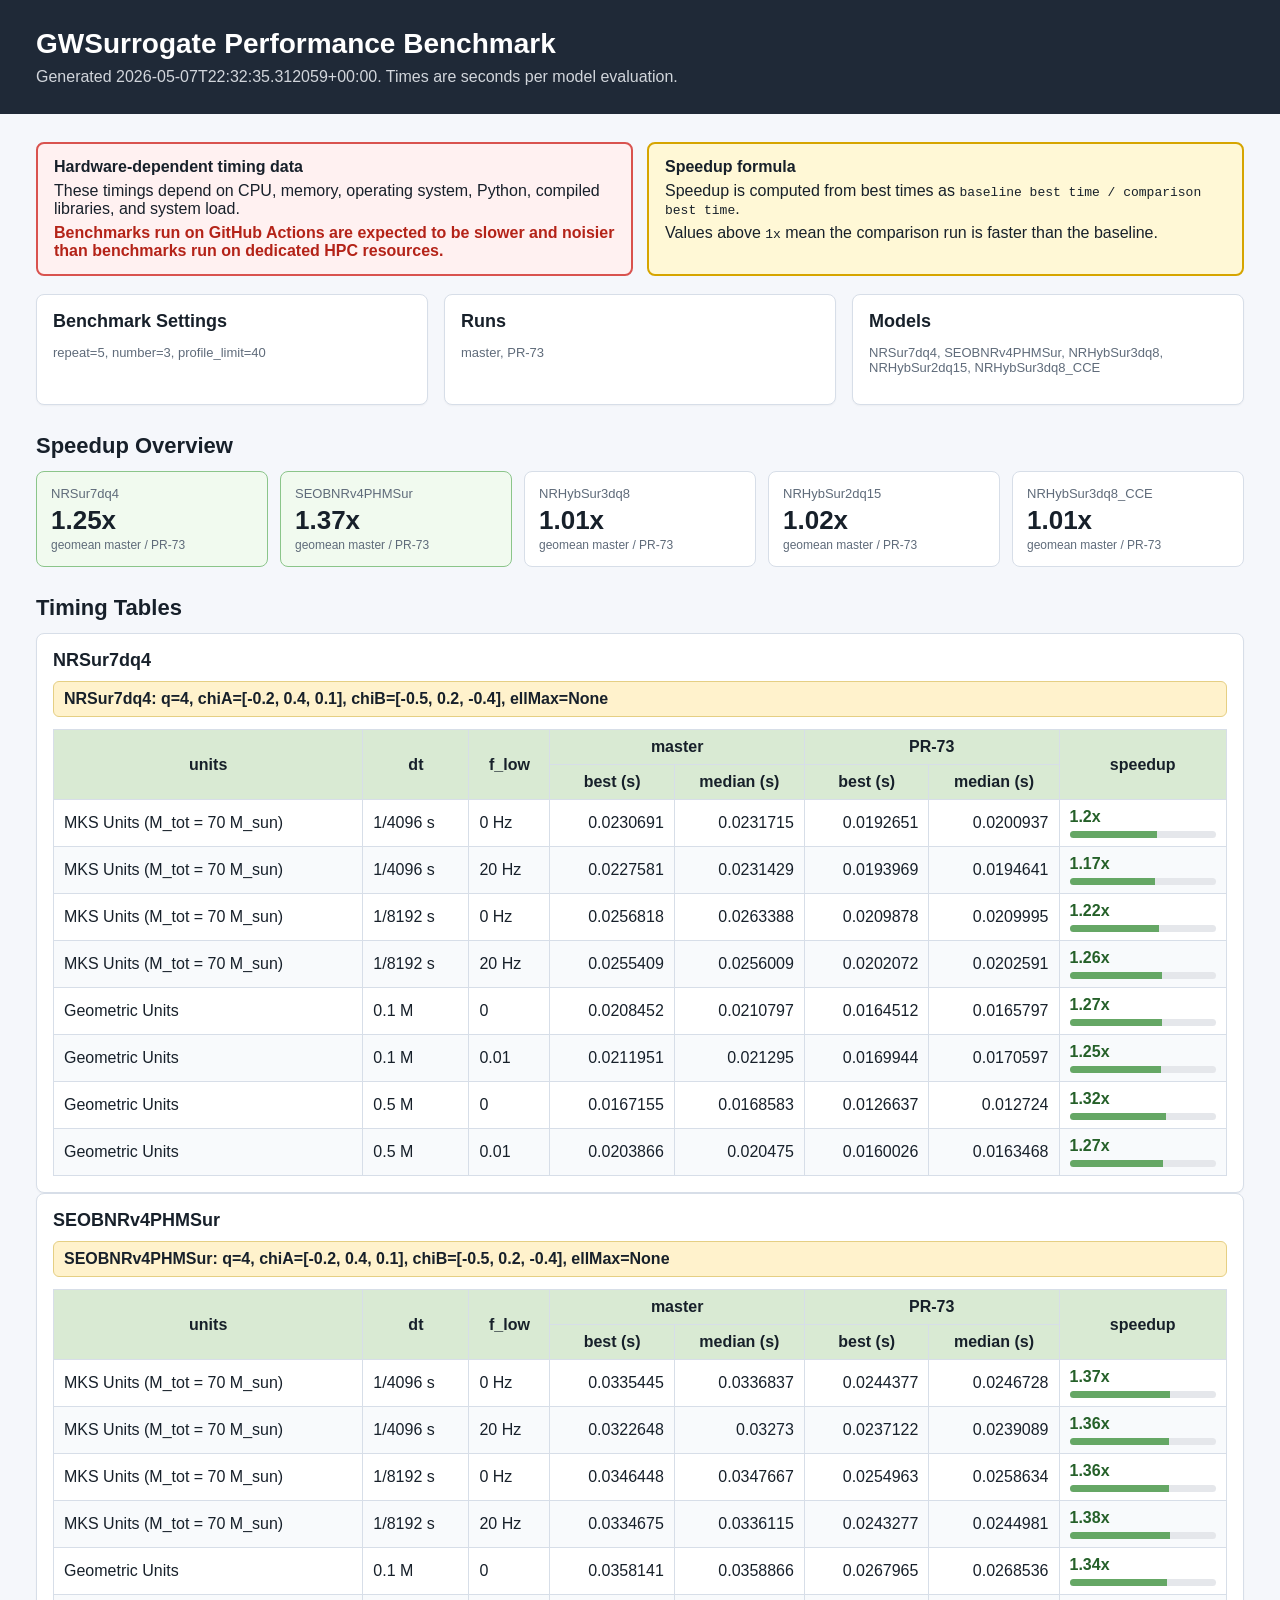
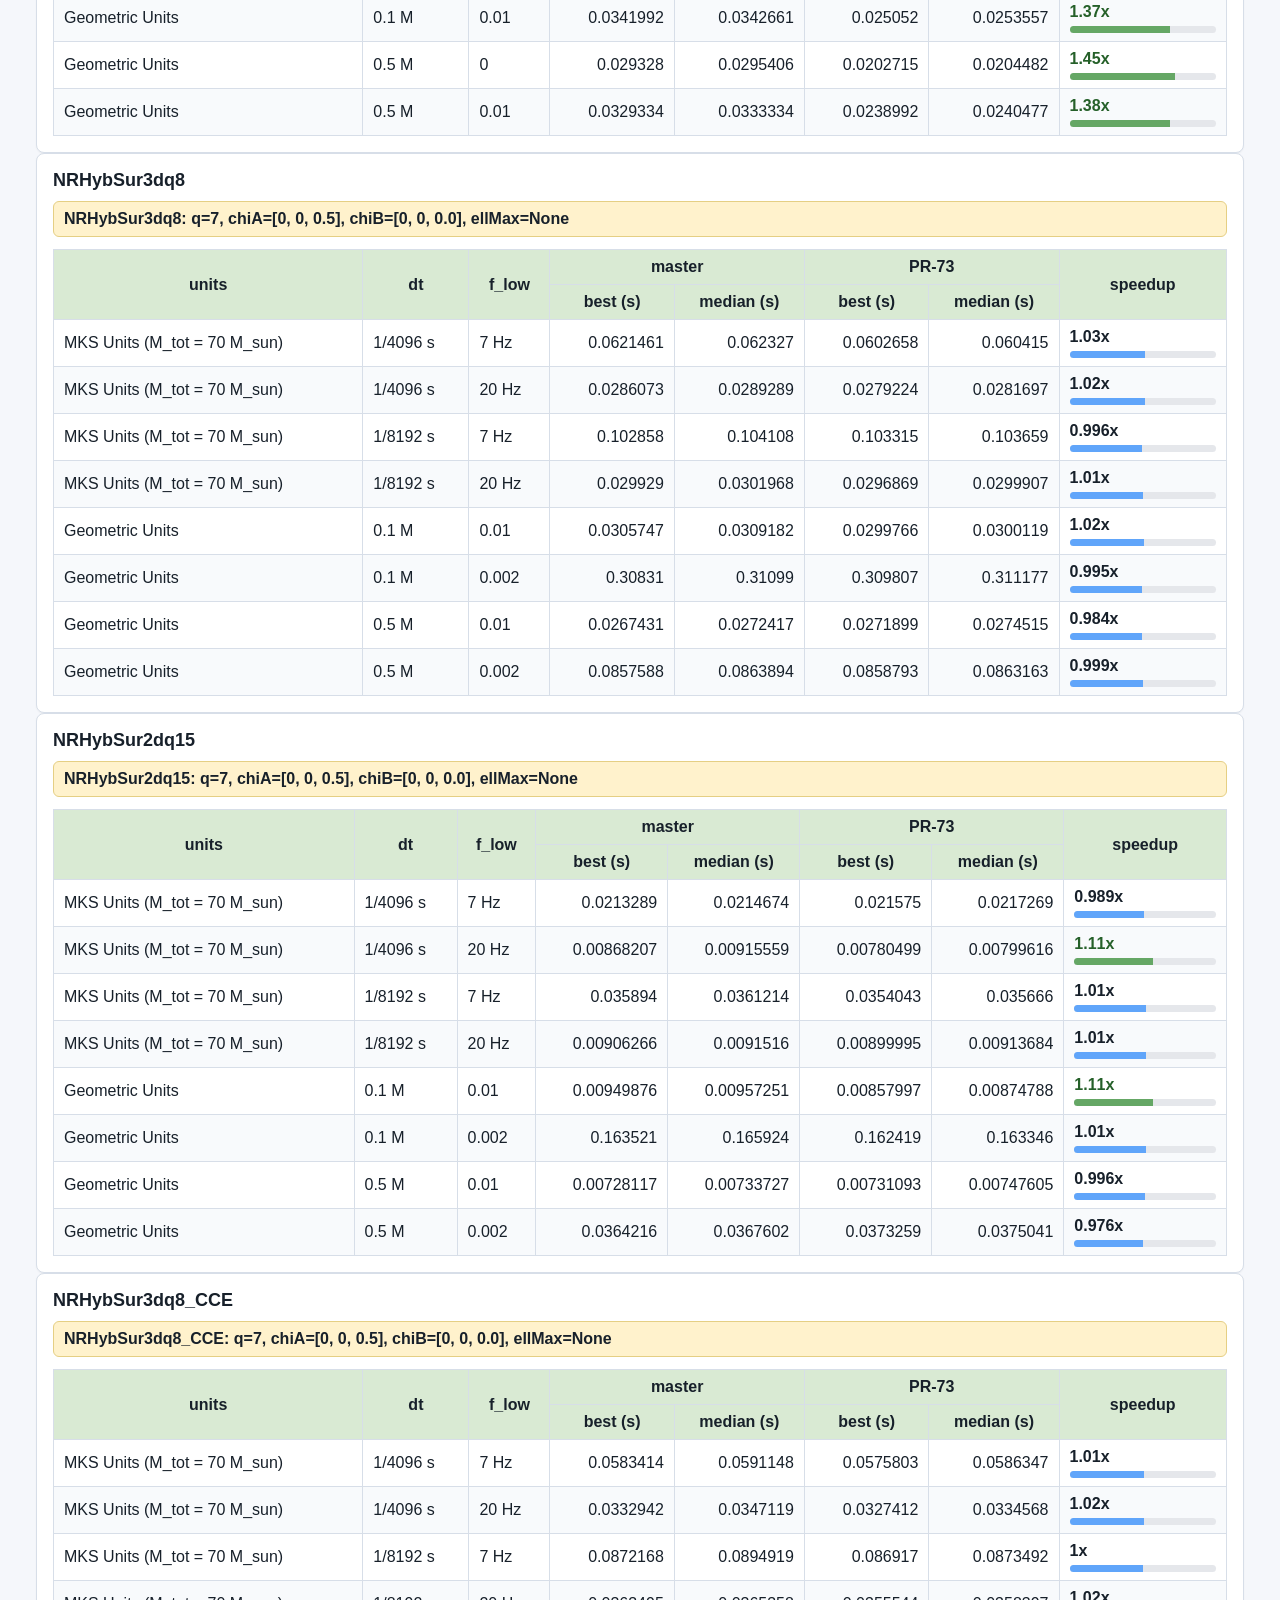
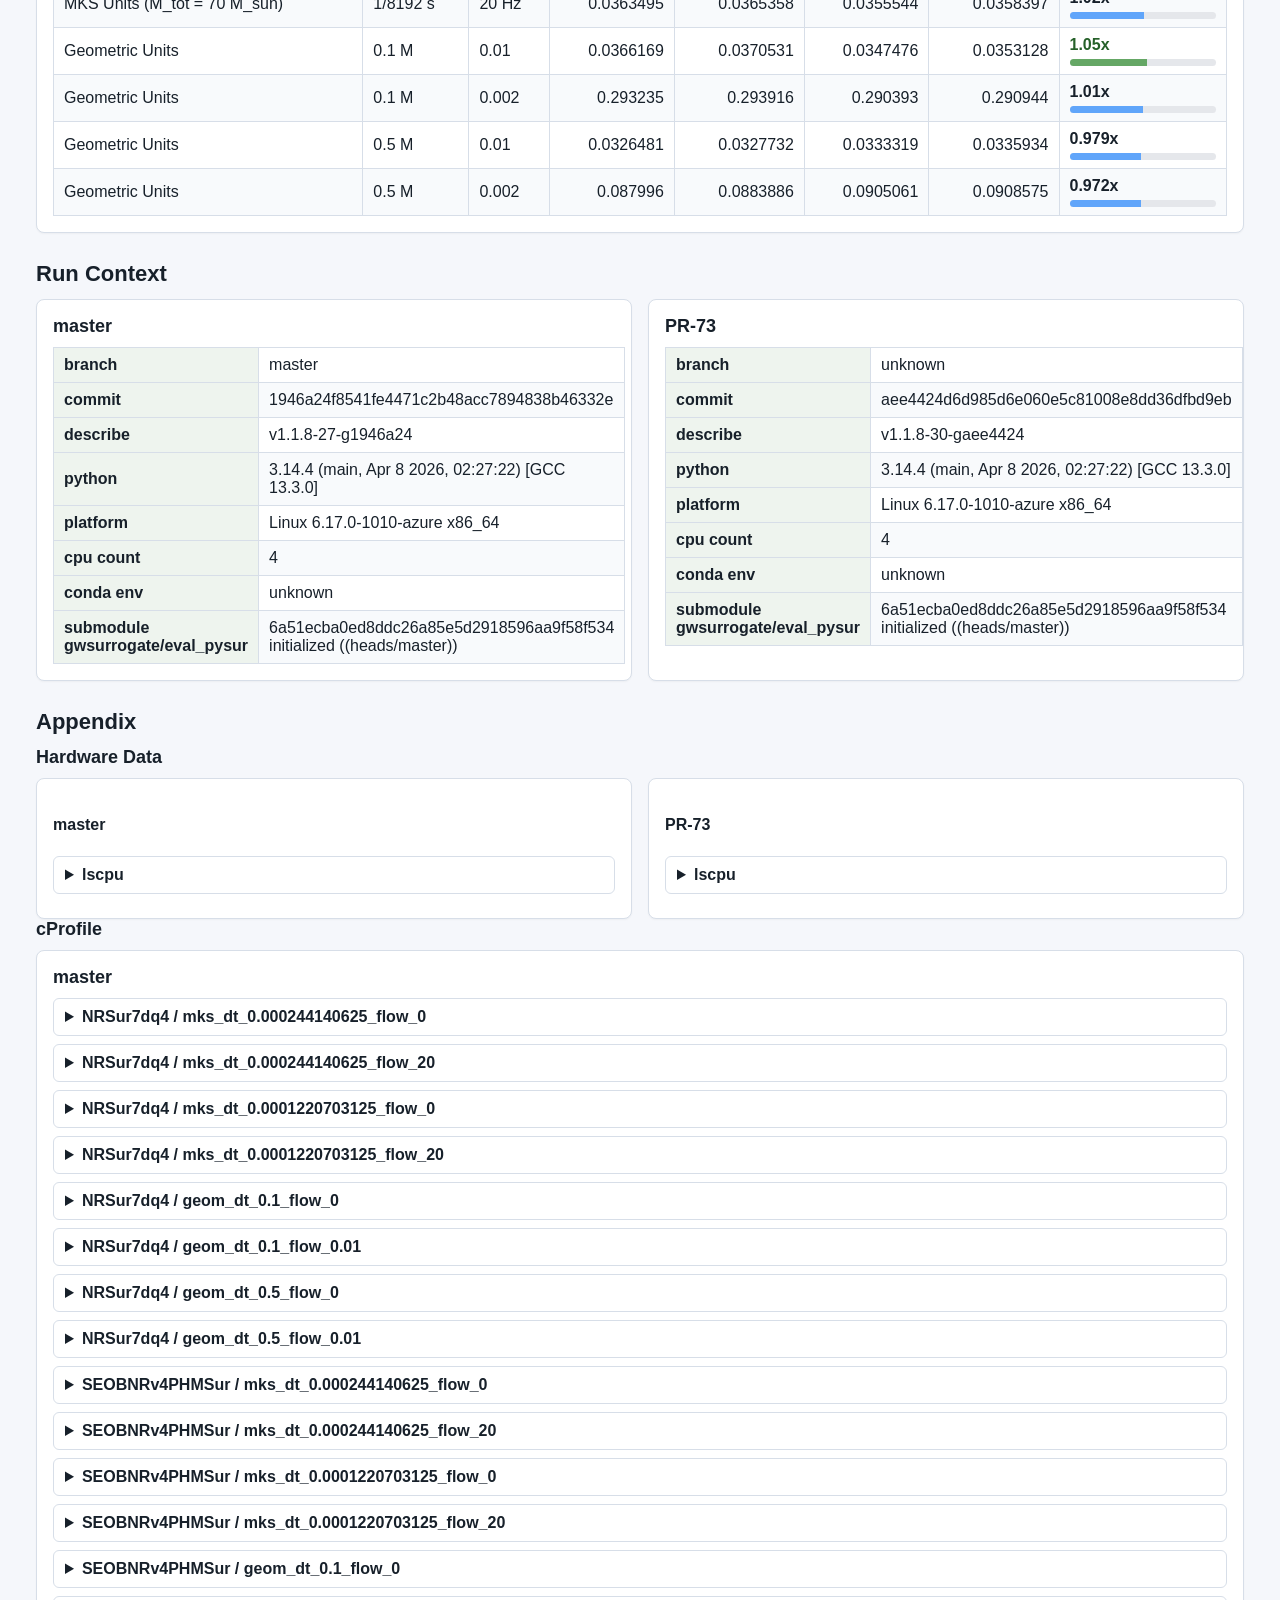
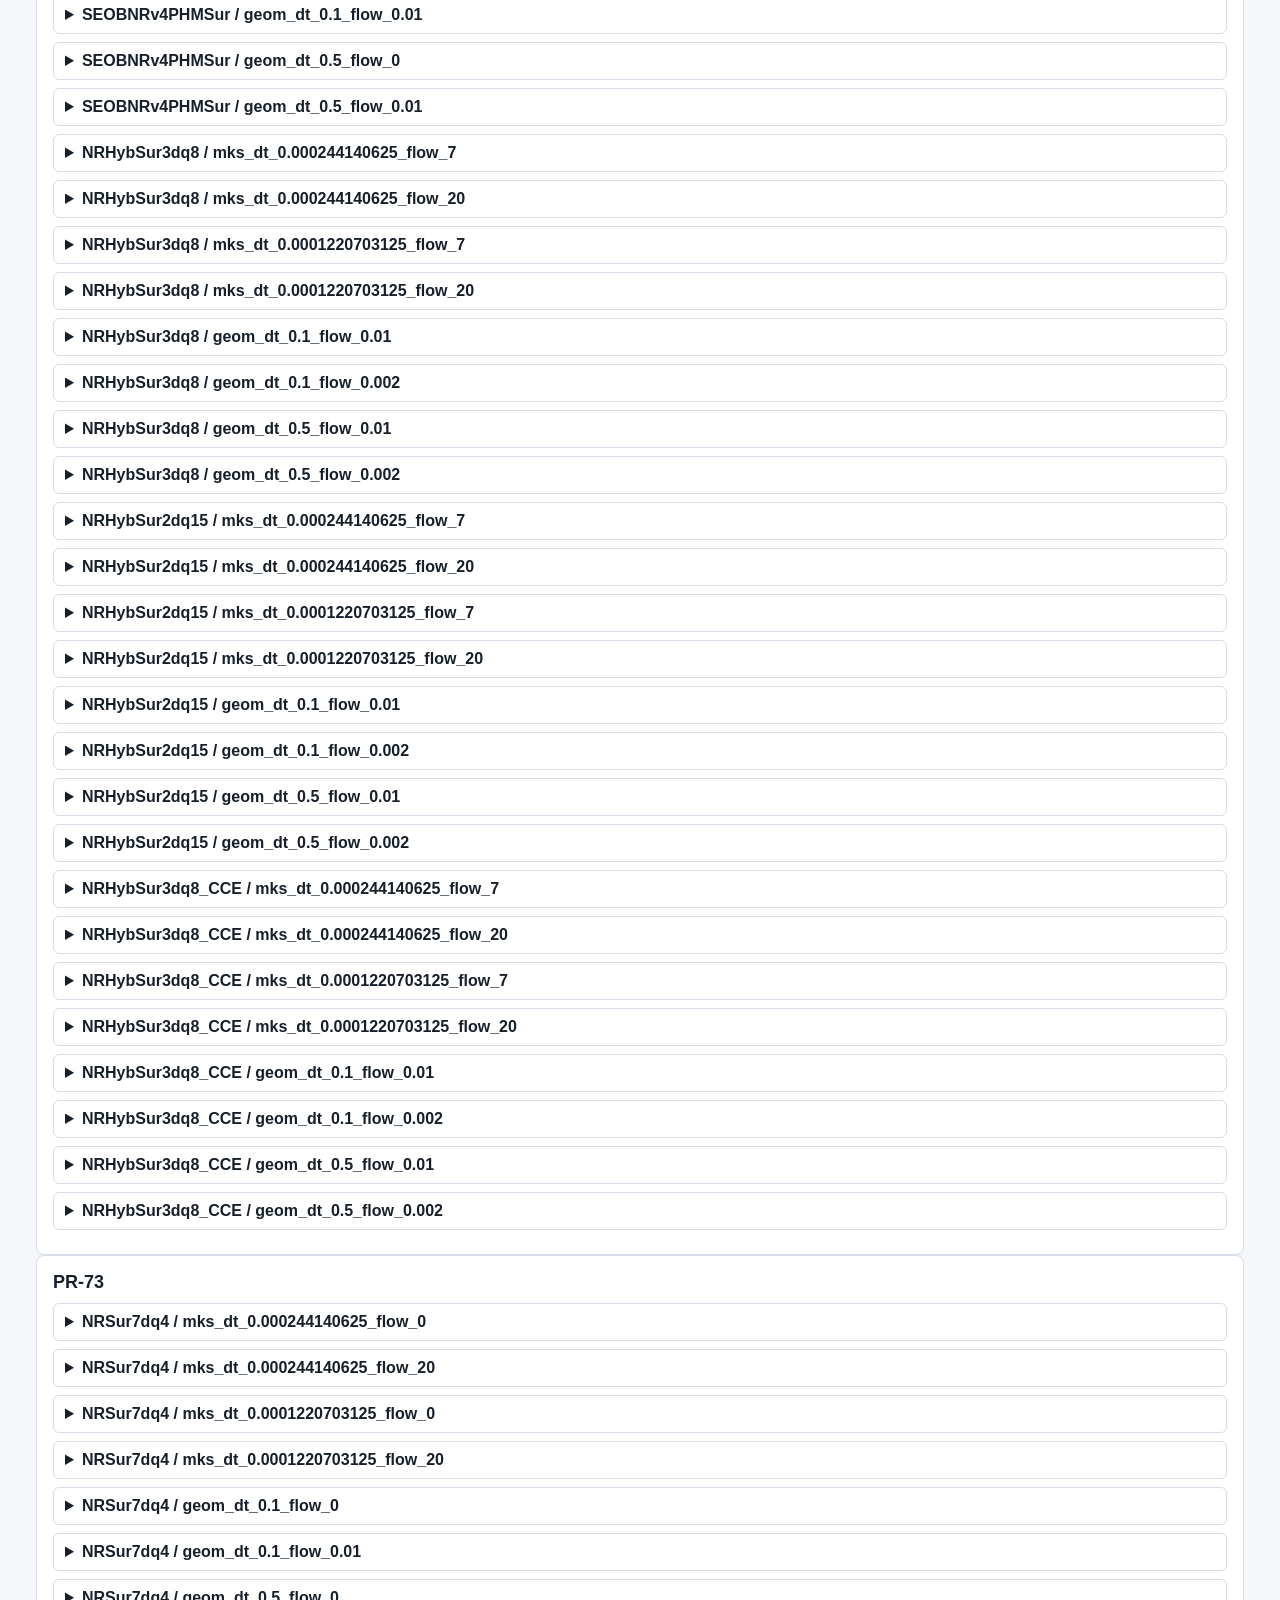
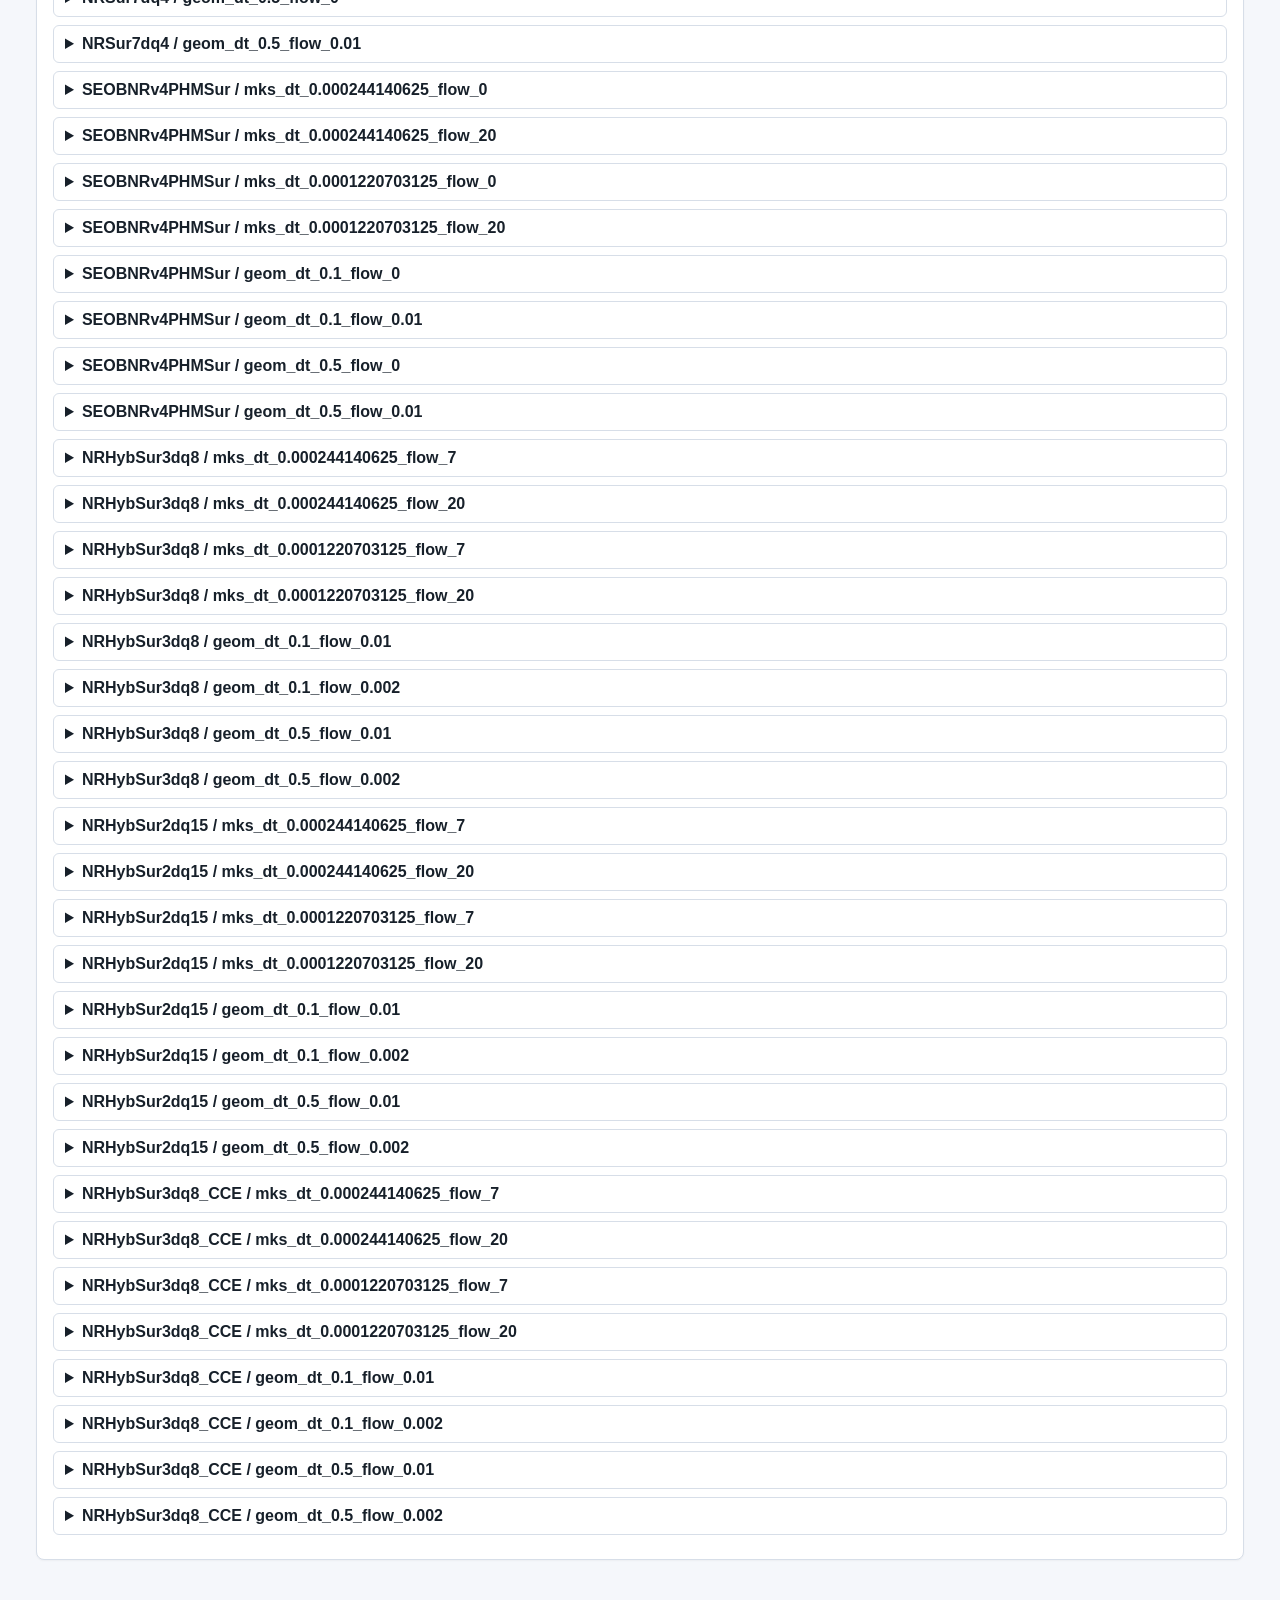
<file: benchmarks/runs/2026-05-07-223239-21/index.html>
<!doctype html>
<html lang="en">
<head>
  <meta charset="utf-8">
  <meta name="viewport" content="width=device-width, initial-scale=1">
  <title>GWSurrogate Performance Benchmark</title>
  <style>
      :root { color-scheme: light; --ink:#17202a; --muted:#5f6b7a; --line:#d7dee8; --panel:#ffffff; --bg:#f5f7fb; --green:#d9ead3; --yellow:#fff2cc; --red:#f8d7da; --blue:#d9eaf7; }
      * { box-sizing: border-box; }
      body { margin: 0; font-family: -apple-system, BlinkMacSystemFont, "Segoe UI", sans-serif; color: var(--ink); background: var(--bg); }
      header { padding: 28px 36px; background: #1f2937; color: white; }
      header h1 { margin: 0 0 8px; font-size: 28px; }
      header p { margin: 0; color: #d1d5db; }
      main { padding: 28px 36px 48px; max-width: 1500px; margin: 0 auto; }
      h2 { margin: 28px 0 12px; font-size: 22px; }
      h3 { margin: 0 0 10px; font-size: 18px; }
      .grid { display: grid; grid-template-columns: repeat(auto-fit, minmax(320px, 1fr)); gap: 16px; }
      .panel, .model { background: var(--panel); border: 1px solid var(--line); border-radius: 8px; padding: 16px; box-shadow: 0 1px 2px rgba(0,0,0,.04); }
      .notices { display: grid; grid-template-columns: repeat(auto-fit, minmax(320px, 1fr)); gap: 14px; margin-bottom: 18px; }
      .notice { border: 2px solid #d6a500; background: #fff8d6; border-radius: 8px; padding: 14px 16px; }
      .notice.hardware { border-color: #d9534f; background: #fff1f1; }
      .notice strong { display: block; margin-bottom: 6px; }
      .notice p { margin: 6px 0 0; }
      .warning-text { color: #b42318; font-weight: 700; }
      .metrics { display: grid; grid-template-columns: repeat(auto-fit, minmax(190px, 1fr)); gap: 12px; }
      .metric { border: 1px solid var(--line); border-radius: 8px; padding: 14px; background: white; }
      .metric.faster { border-color: #8bc58a; background: #f1faef; }
      .metric.slower { border-color: #e0969c; background: #fff3f3; }
      .metric-label { color: var(--muted); font-size: 13px; }
      .metric-value { font-size: 26px; font-weight: 700; margin-top: 4px; }
      .metric-note { color: var(--muted); font-size: 12px; margin-top: 2px; }
      .params { background: var(--yellow); border: 1px solid #e5cf84; border-radius: 6px; padding: 8px 10px; margin-bottom: 12px; font-weight: 600; }
      .table-wrap { overflow-x: auto; }
      table { border-collapse: collapse; width: 100%; }
      th, td { border: 1px solid var(--line); padding: 8px 10px; text-align: left; vertical-align: middle; }
      th { background: var(--green); font-weight: 700; text-align: center; }
      td.num { text-align: right; font-variant-numeric: tabular-nums; }
      tbody tr:nth-child(even) td { background: #f8fafc; }
      .speed { min-width: 130px; font-variant-numeric: tabular-nums; }
      .speed span { font-weight: 700; }
      .speed.faster span { color: #256029; }
      .speed.slower span { color: #8a1c25; }
      .bar { height: 7px; background: #e5e7eb; border-radius: 99px; margin-top: 5px; overflow: hidden; }
      .bar i { display: block; height: 100%; background: #60a5fa; }
      .speed.faster .bar i { background: #65a765; }
      .speed.slower .bar i { background: #d66b75; }
      .meta th { width: 120px; text-align: left; background: #eef4ee; }
      details { border: 1px solid var(--line); border-radius: 6px; margin: 8px 0; background: white; }
      summary { cursor: pointer; padding: 9px 11px; font-weight: 600; }
      pre { margin: 0; padding: 12px; overflow-x: auto; background: #111827; color: #e5e7eb; font-size: 12px; line-height: 1.45; }
      .small { color: var(--muted); font-size: 13px; }
    </style>
</head>
<body>
  <header>
    <h1>GWSurrogate Performance Benchmark</h1>
    <p>Generated 2026-05-07T22:32:35.312059+00:00. Times are seconds per model evaluation.</p>
  </header>
  <main>
    <section class="notices">
      <div class="notice hardware">
        <strong>Hardware-dependent timing data</strong>
        <p>These timings depend on CPU, memory, operating system, Python, compiled libraries, and system load.</p>
        <p class="warning-text">Benchmarks run on GitHub Actions are expected to be slower and noisier than benchmarks run on dedicated HPC resources.</p>
      </div>
      <div class="notice">
        <strong>Speedup formula</strong>
        <p>Speedup is computed from best times as <code>baseline best time / comparison best time</code>.</p>
        <p>Values above <code>1x</code> mean the comparison run is faster than the baseline.</p>
      </div>
    </section>
    <section class="grid">
      <div class="panel"><h3>Benchmark Settings</h3><p class="small">repeat=5, number=3, profile_limit=40</p></div>
      <div class="panel"><h3>Runs</h3><p class="small">master, PR-73</p></div>
      <div class="panel"><h3>Models</h3><p class="small">NRSur7dq4, SEOBNRv4PHMSur, NRHybSur3dq8, NRHybSur2dq15, NRHybSur3dq8_CCE</p></div>
    </section>
    
      <section>
        <h2>Speedup Overview</h2>
        <div class="metrics">
            <div class="metric faster">
              <div class="metric-label">NRSur7dq4</div>
              <div class="metric-value">1.25x</div>
              <div class="metric-note">geomean master / PR-73</div>
            </div>
            
            <div class="metric faster">
              <div class="metric-label">SEOBNRv4PHMSur</div>
              <div class="metric-value">1.37x</div>
              <div class="metric-note">geomean master / PR-73</div>
            </div>
            
            <div class="metric neutral">
              <div class="metric-label">NRHybSur3dq8</div>
              <div class="metric-value">1.01x</div>
              <div class="metric-note">geomean master / PR-73</div>
            </div>
            
            <div class="metric neutral">
              <div class="metric-label">NRHybSur2dq15</div>
              <div class="metric-value">1.02x</div>
              <div class="metric-note">geomean master / PR-73</div>
            </div>
            
            <div class="metric neutral">
              <div class="metric-label">NRHybSur3dq8_CCE</div>
              <div class="metric-value">1.01x</div>
              <div class="metric-note">geomean master / PR-73</div>
            </div>
            </div>
      </section>
    
    <section><h2>Timing Tables</h2>
      <section class="model">
        <h3>NRSur7dq4</h3>
        <div class="params">NRSur7dq4: q=4, chiA=[-0.2, 0.4, 0.1], chiB=[-0.5, 0.2, -0.4], ellMax=None</div>
        <div class="table-wrap">
          <table class="timings">
            <thead>
              <tr><th rowspan="2">units</th><th rowspan="2">dt</th><th rowspan="2">f_low</th><th colspan="2">master</th><th colspan="2">PR-73</th><th rowspan="2">speedup</th></tr>
              <tr><th>best (s)</th><th>median (s)</th><th>best (s)</th><th>median (s)</th></tr>
            </thead>
            <tbody><tr><td>MKS Units (M_tot = 70 M_sun)</td><td>1/4096 s</td><td>0 Hz</td><td class="num">0.0230691</td><td class="num">0.0231715</td><td class="num">0.0192651</td><td class="num">0.0200937</td>
                <td class="speed faster">
                  <span>1.2x</span>
                  <div class="bar"><i style="width:59.9%"></i></div>
                </td>
                </tr><tr><td>MKS Units (M_tot = 70 M_sun)</td><td>1/4096 s</td><td>20 Hz</td><td class="num">0.0227581</td><td class="num">0.0231429</td><td class="num">0.0193969</td><td class="num">0.0194641</td>
                <td class="speed faster">
                  <span>1.17x</span>
                  <div class="bar"><i style="width:58.7%"></i></div>
                </td>
                </tr><tr><td>MKS Units (M_tot = 70 M_sun)</td><td>1/8192 s</td><td>0 Hz</td><td class="num">0.0256818</td><td class="num">0.0263388</td><td class="num">0.0209878</td><td class="num">0.0209995</td>
                <td class="speed faster">
                  <span>1.22x</span>
                  <div class="bar"><i style="width:61.2%"></i></div>
                </td>
                </tr><tr><td>MKS Units (M_tot = 70 M_sun)</td><td>1/8192 s</td><td>20 Hz</td><td class="num">0.0255409</td><td class="num">0.0256009</td><td class="num">0.0202072</td><td class="num">0.0202591</td>
                <td class="speed faster">
                  <span>1.26x</span>
                  <div class="bar"><i style="width:63.2%"></i></div>
                </td>
                </tr><tr><td>Geometric Units</td><td>0.1 M</td><td>0</td><td class="num">0.0208452</td><td class="num">0.0210797</td><td class="num">0.0164512</td><td class="num">0.0165797</td>
                <td class="speed faster">
                  <span>1.27x</span>
                  <div class="bar"><i style="width:63.4%"></i></div>
                </td>
                </tr><tr><td>Geometric Units</td><td>0.1 M</td><td>0.01</td><td class="num">0.0211951</td><td class="num">0.021295</td><td class="num">0.0169944</td><td class="num">0.0170597</td>
                <td class="speed faster">
                  <span>1.25x</span>
                  <div class="bar"><i style="width:62.4%"></i></div>
                </td>
                </tr><tr><td>Geometric Units</td><td>0.5 M</td><td>0</td><td class="num">0.0167155</td><td class="num">0.0168583</td><td class="num">0.0126637</td><td class="num">0.012724</td>
                <td class="speed faster">
                  <span>1.32x</span>
                  <div class="bar"><i style="width:66.0%"></i></div>
                </td>
                </tr><tr><td>Geometric Units</td><td>0.5 M</td><td>0.01</td><td class="num">0.0203866</td><td class="num">0.020475</td><td class="num">0.0160026</td><td class="num">0.0163468</td>
                <td class="speed faster">
                  <span>1.27x</span>
                  <div class="bar"><i style="width:63.7%"></i></div>
                </td>
                </tr></tbody>
          </table>
        </div>
      </section>
    

      <section class="model">
        <h3>SEOBNRv4PHMSur</h3>
        <div class="params">SEOBNRv4PHMSur: q=4, chiA=[-0.2, 0.4, 0.1], chiB=[-0.5, 0.2, -0.4], ellMax=None</div>
        <div class="table-wrap">
          <table class="timings">
            <thead>
              <tr><th rowspan="2">units</th><th rowspan="2">dt</th><th rowspan="2">f_low</th><th colspan="2">master</th><th colspan="2">PR-73</th><th rowspan="2">speedup</th></tr>
              <tr><th>best (s)</th><th>median (s)</th><th>best (s)</th><th>median (s)</th></tr>
            </thead>
            <tbody><tr><td>MKS Units (M_tot = 70 M_sun)</td><td>1/4096 s</td><td>0 Hz</td><td class="num">0.0335445</td><td class="num">0.0336837</td><td class="num">0.0244377</td><td class="num">0.0246728</td>
                <td class="speed faster">
                  <span>1.37x</span>
                  <div class="bar"><i style="width:68.6%"></i></div>
                </td>
                </tr><tr><td>MKS Units (M_tot = 70 M_sun)</td><td>1/4096 s</td><td>20 Hz</td><td class="num">0.0322648</td><td class="num">0.03273</td><td class="num">0.0237122</td><td class="num">0.0239089</td>
                <td class="speed faster">
                  <span>1.36x</span>
                  <div class="bar"><i style="width:68.0%"></i></div>
                </td>
                </tr><tr><td>MKS Units (M_tot = 70 M_sun)</td><td>1/8192 s</td><td>0 Hz</td><td class="num">0.0346448</td><td class="num">0.0347667</td><td class="num">0.0254963</td><td class="num">0.0258634</td>
                <td class="speed faster">
                  <span>1.36x</span>
                  <div class="bar"><i style="width:67.9%"></i></div>
                </td>
                </tr><tr><td>MKS Units (M_tot = 70 M_sun)</td><td>1/8192 s</td><td>20 Hz</td><td class="num">0.0334675</td><td class="num">0.0336115</td><td class="num">0.0243277</td><td class="num">0.0244981</td>
                <td class="speed faster">
                  <span>1.38x</span>
                  <div class="bar"><i style="width:68.8%"></i></div>
                </td>
                </tr><tr><td>Geometric Units</td><td>0.1 M</td><td>0</td><td class="num">0.0358141</td><td class="num">0.0358866</td><td class="num">0.0267965</td><td class="num">0.0268536</td>
                <td class="speed faster">
                  <span>1.34x</span>
                  <div class="bar"><i style="width:66.8%"></i></div>
                </td>
                </tr><tr><td>Geometric Units</td><td>0.1 M</td><td>0.01</td><td class="num">0.0341992</td><td class="num">0.0342661</td><td class="num">0.025052</td><td class="num">0.0253557</td>
                <td class="speed faster">
                  <span>1.37x</span>
                  <div class="bar"><i style="width:68.3%"></i></div>
                </td>
                </tr><tr><td>Geometric Units</td><td>0.5 M</td><td>0</td><td class="num">0.029328</td><td class="num">0.0295406</td><td class="num">0.0202715</td><td class="num">0.0204482</td>
                <td class="speed faster">
                  <span>1.45x</span>
                  <div class="bar"><i style="width:72.3%"></i></div>
                </td>
                </tr><tr><td>Geometric Units</td><td>0.5 M</td><td>0.01</td><td class="num">0.0329334</td><td class="num">0.0333334</td><td class="num">0.0238992</td><td class="num">0.0240477</td>
                <td class="speed faster">
                  <span>1.38x</span>
                  <div class="bar"><i style="width:68.9%"></i></div>
                </td>
                </tr></tbody>
          </table>
        </div>
      </section>
    

      <section class="model">
        <h3>NRHybSur3dq8</h3>
        <div class="params">NRHybSur3dq8: q=7, chiA=[0, 0, 0.5], chiB=[0, 0, 0.0], ellMax=None</div>
        <div class="table-wrap">
          <table class="timings">
            <thead>
              <tr><th rowspan="2">units</th><th rowspan="2">dt</th><th rowspan="2">f_low</th><th colspan="2">master</th><th colspan="2">PR-73</th><th rowspan="2">speedup</th></tr>
              <tr><th>best (s)</th><th>median (s)</th><th>best (s)</th><th>median (s)</th></tr>
            </thead>
            <tbody><tr><td>MKS Units (M_tot = 70 M_sun)</td><td>1/4096 s</td><td>7 Hz</td><td class="num">0.0621461</td><td class="num">0.062327</td><td class="num">0.0602658</td><td class="num">0.060415</td>
                <td class="speed neutral">
                  <span>1.03x</span>
                  <div class="bar"><i style="width:51.6%"></i></div>
                </td>
                </tr><tr><td>MKS Units (M_tot = 70 M_sun)</td><td>1/4096 s</td><td>20 Hz</td><td class="num">0.0286073</td><td class="num">0.0289289</td><td class="num">0.0279224</td><td class="num">0.0281697</td>
                <td class="speed neutral">
                  <span>1.02x</span>
                  <div class="bar"><i style="width:51.2%"></i></div>
                </td>
                </tr><tr><td>MKS Units (M_tot = 70 M_sun)</td><td>1/8192 s</td><td>7 Hz</td><td class="num">0.102858</td><td class="num">0.104108</td><td class="num">0.103315</td><td class="num">0.103659</td>
                <td class="speed neutral">
                  <span>0.996x</span>
                  <div class="bar"><i style="width:49.8%"></i></div>
                </td>
                </tr><tr><td>MKS Units (M_tot = 70 M_sun)</td><td>1/8192 s</td><td>20 Hz</td><td class="num">0.029929</td><td class="num">0.0301968</td><td class="num">0.0296869</td><td class="num">0.0299907</td>
                <td class="speed neutral">
                  <span>1.01x</span>
                  <div class="bar"><i style="width:50.4%"></i></div>
                </td>
                </tr><tr><td>Geometric Units</td><td>0.1 M</td><td>0.01</td><td class="num">0.0305747</td><td class="num">0.0309182</td><td class="num">0.0299766</td><td class="num">0.0300119</td>
                <td class="speed neutral">
                  <span>1.02x</span>
                  <div class="bar"><i style="width:51.0%"></i></div>
                </td>
                </tr><tr><td>Geometric Units</td><td>0.1 M</td><td>0.002</td><td class="num">0.30831</td><td class="num">0.31099</td><td class="num">0.309807</td><td class="num">0.311177</td>
                <td class="speed neutral">
                  <span>0.995x</span>
                  <div class="bar"><i style="width:49.8%"></i></div>
                </td>
                </tr><tr><td>Geometric Units</td><td>0.5 M</td><td>0.01</td><td class="num">0.0267431</td><td class="num">0.0272417</td><td class="num">0.0271899</td><td class="num">0.0274515</td>
                <td class="speed neutral">
                  <span>0.984x</span>
                  <div class="bar"><i style="width:49.2%"></i></div>
                </td>
                </tr><tr><td>Geometric Units</td><td>0.5 M</td><td>0.002</td><td class="num">0.0857588</td><td class="num">0.0863894</td><td class="num">0.0858793</td><td class="num">0.0863163</td>
                <td class="speed neutral">
                  <span>0.999x</span>
                  <div class="bar"><i style="width:49.9%"></i></div>
                </td>
                </tr></tbody>
          </table>
        </div>
      </section>
    

      <section class="model">
        <h3>NRHybSur2dq15</h3>
        <div class="params">NRHybSur2dq15: q=7, chiA=[0, 0, 0.5], chiB=[0, 0, 0.0], ellMax=None</div>
        <div class="table-wrap">
          <table class="timings">
            <thead>
              <tr><th rowspan="2">units</th><th rowspan="2">dt</th><th rowspan="2">f_low</th><th colspan="2">master</th><th colspan="2">PR-73</th><th rowspan="2">speedup</th></tr>
              <tr><th>best (s)</th><th>median (s)</th><th>best (s)</th><th>median (s)</th></tr>
            </thead>
            <tbody><tr><td>MKS Units (M_tot = 70 M_sun)</td><td>1/4096 s</td><td>7 Hz</td><td class="num">0.0213289</td><td class="num">0.0214674</td><td class="num">0.021575</td><td class="num">0.0217269</td>
                <td class="speed neutral">
                  <span>0.989x</span>
                  <div class="bar"><i style="width:49.4%"></i></div>
                </td>
                </tr><tr><td>MKS Units (M_tot = 70 M_sun)</td><td>1/4096 s</td><td>20 Hz</td><td class="num">0.00868207</td><td class="num">0.00915559</td><td class="num">0.00780499</td><td class="num">0.00799616</td>
                <td class="speed faster">
                  <span>1.11x</span>
                  <div class="bar"><i style="width:55.6%"></i></div>
                </td>
                </tr><tr><td>MKS Units (M_tot = 70 M_sun)</td><td>1/8192 s</td><td>7 Hz</td><td class="num">0.035894</td><td class="num">0.0361214</td><td class="num">0.0354043</td><td class="num">0.035666</td>
                <td class="speed neutral">
                  <span>1.01x</span>
                  <div class="bar"><i style="width:50.7%"></i></div>
                </td>
                </tr><tr><td>MKS Units (M_tot = 70 M_sun)</td><td>1/8192 s</td><td>20 Hz</td><td class="num">0.00906266</td><td class="num">0.0091516</td><td class="num">0.00899995</td><td class="num">0.00913684</td>
                <td class="speed neutral">
                  <span>1.01x</span>
                  <div class="bar"><i style="width:50.3%"></i></div>
                </td>
                </tr><tr><td>Geometric Units</td><td>0.1 M</td><td>0.01</td><td class="num">0.00949876</td><td class="num">0.00957251</td><td class="num">0.00857997</td><td class="num">0.00874788</td>
                <td class="speed faster">
                  <span>1.11x</span>
                  <div class="bar"><i style="width:55.4%"></i></div>
                </td>
                </tr><tr><td>Geometric Units</td><td>0.1 M</td><td>0.002</td><td class="num">0.163521</td><td class="num">0.165924</td><td class="num">0.162419</td><td class="num">0.163346</td>
                <td class="speed neutral">
                  <span>1.01x</span>
                  <div class="bar"><i style="width:50.3%"></i></div>
                </td>
                </tr><tr><td>Geometric Units</td><td>0.5 M</td><td>0.01</td><td class="num">0.00728117</td><td class="num">0.00733727</td><td class="num">0.00731093</td><td class="num">0.00747605</td>
                <td class="speed neutral">
                  <span>0.996x</span>
                  <div class="bar"><i style="width:49.8%"></i></div>
                </td>
                </tr><tr><td>Geometric Units</td><td>0.5 M</td><td>0.002</td><td class="num">0.0364216</td><td class="num">0.0367602</td><td class="num">0.0373259</td><td class="num">0.0375041</td>
                <td class="speed neutral">
                  <span>0.976x</span>
                  <div class="bar"><i style="width:48.8%"></i></div>
                </td>
                </tr></tbody>
          </table>
        </div>
      </section>
    

      <section class="model">
        <h3>NRHybSur3dq8_CCE</h3>
        <div class="params">NRHybSur3dq8_CCE: q=7, chiA=[0, 0, 0.5], chiB=[0, 0, 0.0], ellMax=None</div>
        <div class="table-wrap">
          <table class="timings">
            <thead>
              <tr><th rowspan="2">units</th><th rowspan="2">dt</th><th rowspan="2">f_low</th><th colspan="2">master</th><th colspan="2">PR-73</th><th rowspan="2">speedup</th></tr>
              <tr><th>best (s)</th><th>median (s)</th><th>best (s)</th><th>median (s)</th></tr>
            </thead>
            <tbody><tr><td>MKS Units (M_tot = 70 M_sun)</td><td>1/4096 s</td><td>7 Hz</td><td class="num">0.0583414</td><td class="num">0.0591148</td><td class="num">0.0575803</td><td class="num">0.0586347</td>
                <td class="speed neutral">
                  <span>1.01x</span>
                  <div class="bar"><i style="width:50.7%"></i></div>
                </td>
                </tr><tr><td>MKS Units (M_tot = 70 M_sun)</td><td>1/4096 s</td><td>20 Hz</td><td class="num">0.0332942</td><td class="num">0.0347119</td><td class="num">0.0327412</td><td class="num">0.0334568</td>
                <td class="speed neutral">
                  <span>1.02x</span>
                  <div class="bar"><i style="width:50.8%"></i></div>
                </td>
                </tr><tr><td>MKS Units (M_tot = 70 M_sun)</td><td>1/8192 s</td><td>7 Hz</td><td class="num">0.0872168</td><td class="num">0.0894919</td><td class="num">0.086917</td><td class="num">0.0873492</td>
                <td class="speed neutral">
                  <span>1x</span>
                  <div class="bar"><i style="width:50.2%"></i></div>
                </td>
                </tr><tr><td>MKS Units (M_tot = 70 M_sun)</td><td>1/8192 s</td><td>20 Hz</td><td class="num">0.0363495</td><td class="num">0.0365358</td><td class="num">0.0355544</td><td class="num">0.0358397</td>
                <td class="speed neutral">
                  <span>1.02x</span>
                  <div class="bar"><i style="width:51.1%"></i></div>
                </td>
                </tr><tr><td>Geometric Units</td><td>0.1 M</td><td>0.01</td><td class="num">0.0366169</td><td class="num">0.0370531</td><td class="num">0.0347476</td><td class="num">0.0353128</td>
                <td class="speed faster">
                  <span>1.05x</span>
                  <div class="bar"><i style="width:52.7%"></i></div>
                </td>
                </tr><tr><td>Geometric Units</td><td>0.1 M</td><td>0.002</td><td class="num">0.293235</td><td class="num">0.293916</td><td class="num">0.290393</td><td class="num">0.290944</td>
                <td class="speed neutral">
                  <span>1.01x</span>
                  <div class="bar"><i style="width:50.5%"></i></div>
                </td>
                </tr><tr><td>Geometric Units</td><td>0.5 M</td><td>0.01</td><td class="num">0.0326481</td><td class="num">0.0327732</td><td class="num">0.0333319</td><td class="num">0.0335934</td>
                <td class="speed neutral">
                  <span>0.979x</span>
                  <div class="bar"><i style="width:49.0%"></i></div>
                </td>
                </tr><tr><td>Geometric Units</td><td>0.5 M</td><td>0.002</td><td class="num">0.087996</td><td class="num">0.0883886</td><td class="num">0.0905061</td><td class="num">0.0908575</td>
                <td class="speed neutral">
                  <span>0.972x</span>
                  <div class="bar"><i style="width:48.6%"></i></div>
                </td>
                </tr></tbody>
          </table>
        </div>
      </section>
    </section>
    <section><h2>Run Context</h2><div class="grid">
      <section class="panel">
        <h3>master</h3>
        <table class="meta"><tbody><tr><th>branch</th><td>master</td></tr>
<tr><th>commit</th><td>1946a24f8541fe4471c2b48acc7894838b46332e</td></tr>
<tr><th>describe</th><td>v1.1.8-27-g1946a24</td></tr>
<tr><th>python</th><td>3.14.4 (main, Apr  8 2026, 02:27:22) [GCC 13.3.0]</td></tr>
<tr><th>platform</th><td>Linux 6.17.0-1010-azure x86_64</td></tr>
<tr><th>cpu count</th><td>4</td></tr>
<tr><th>conda env</th><td>unknown</td></tr>
<tr><th>submodule gwsurrogate/eval_pysur</th><td>6a51ecba0ed8ddc26a85e5d2918596aa9f58f534 initialized ((heads/master))</td></tr></tbody></table>
      </section>
    

      <section class="panel">
        <h3>PR-73</h3>
        <table class="meta"><tbody><tr><th>branch</th><td>unknown</td></tr>
<tr><th>commit</th><td>aee4424d6d985d6e060e5c81008e8dd36dfbd9eb</td></tr>
<tr><th>describe</th><td>v1.1.8-30-gaee4424</td></tr>
<tr><th>python</th><td>3.14.4 (main, Apr  8 2026, 02:27:22) [GCC 13.3.0]</td></tr>
<tr><th>platform</th><td>Linux 6.17.0-1010-azure x86_64</td></tr>
<tr><th>cpu count</th><td>4</td></tr>
<tr><th>conda env</th><td>unknown</td></tr>
<tr><th>submodule gwsurrogate/eval_pysur</th><td>6a51ecba0ed8ddc26a85e5d2918596aa9f58f534 initialized ((heads/master))</td></tr></tbody></table>
      </section>
    </div></section>
    
      <section>
        <h2>Appendix</h2>
        <section><h3>Hardware Data</h3><div class="grid">
            <section class="panel">
              <h4>master</h4>
              
                <details>
                  <summary>lscpu</summary>
                  <pre>Architecture:                            x86_64
CPU op-mode(s):                          32-bit, 64-bit
Address sizes:                           48 bits physical, 48 bits virtual
Byte Order:                              Little Endian
CPU(s):                                  4
On-line CPU(s) list:                     0-3
Vendor ID:                               AuthenticAMD
Model name:                              AMD EPYC 7763 64-Core Processor
CPU family:                              25
Model:                                   1
Thread(s) per core:                      2
Core(s) per socket:                      2
Socket(s):                               1
Stepping:                                1
BogoMIPS:                                4890.85
Flags:                                   fpu vme de pse tsc msr pae mce cx8 apic sep mtrr pge mca cmov pat pse36 clflush mmx fxsr sse sse2 ht syscall nx mmxext fxsr_opt pdpe1gb rdtscp lm constant_tsc rep_good nopl tsc_reliable nonstop_tsc cpuid extd_apicid aperfmperf tsc_known_freq pni pclmulqdq ssse3 fma cx16 pcid sse4_1 sse4_2 movbe popcnt aes xsave avx f16c rdrand hypervisor lahf_lm cmp_legacy svm cr8_legacy abm sse4a misalignsse 3dnowprefetch osvw topoext vmmcall fsgsbase bmi1 avx2 smep bmi2 erms invpcid rdseed adx smap clflushopt clwb sha_ni xsaveopt xsavec xgetbv1 xsaves user_shstk clzero xsaveerptr rdpru arat npt nrip_save tsc_scale vmcb_clean flushbyasid decodeassists pausefilter pfthreshold v_vmsave_vmload umip vaes vpclmulqdq rdpid fsrm
Virtualization:                          AMD-V
Hypervisor vendor:                       Microsoft
Virtualization type:                     full
L1d cache:                               64 KiB (2 instances)
L1i cache:                               64 KiB (2 instances)
L2 cache:                                1 MiB (2 instances)
L3 cache:                                32 MiB (1 instance)
NUMA node(s):                            1
NUMA node0 CPU(s):                       0-3
Vulnerability Gather data sampling:      Not affected
Vulnerability Ghostwrite:                Not affected
Vulnerability Indirect target selection: Not affected
Vulnerability Itlb multihit:             Not affected
Vulnerability L1tf:                      Not affected
Vulnerability Mds:                       Not affected
Vulnerability Meltdown:                  Not affected
Vulnerability Mmio stale data:           Not affected
Vulnerability Old microcode:             Not affected
Vulnerability Reg file data sampling:    Not affected
Vulnerability Retbleed:                  Not affected
Vulnerability Spec rstack overflow:      Vulnerable: Safe RET, no microcode
Vulnerability Spec store bypass:         Vulnerable
Vulnerability Spectre v1:                Mitigation; usercopy/swapgs barriers and __user pointer sanitization
Vulnerability Spectre v2:                Mitigation; Retpolines; STIBP disabled; RSB filling; PBRSB-eIBRS Not affected; BHI Not affected
Vulnerability Srbds:                     Not affected
Vulnerability Tsa:                       Vulnerable: No microcode
Vulnerability Tsx async abort:           Not affected
Vulnerability Vmscape:                   Not affected</pre>
                </details>
                
            </section>
            
            <section class="panel">
              <h4>PR-73</h4>
              
                <details>
                  <summary>lscpu</summary>
                  <pre>Architecture:                            x86_64
CPU op-mode(s):                          32-bit, 64-bit
Address sizes:                           48 bits physical, 48 bits virtual
Byte Order:                              Little Endian
CPU(s):                                  4
On-line CPU(s) list:                     0-3
Vendor ID:                               AuthenticAMD
Model name:                              AMD EPYC 7763 64-Core Processor
CPU family:                              25
Model:                                   1
Thread(s) per core:                      2
Core(s) per socket:                      2
Socket(s):                               1
Stepping:                                1
BogoMIPS:                                4890.85
Flags:                                   fpu vme de pse tsc msr pae mce cx8 apic sep mtrr pge mca cmov pat pse36 clflush mmx fxsr sse sse2 ht syscall nx mmxext fxsr_opt pdpe1gb rdtscp lm constant_tsc rep_good nopl tsc_reliable nonstop_tsc cpuid extd_apicid aperfmperf tsc_known_freq pni pclmulqdq ssse3 fma cx16 pcid sse4_1 sse4_2 movbe popcnt aes xsave avx f16c rdrand hypervisor lahf_lm cmp_legacy svm cr8_legacy abm sse4a misalignsse 3dnowprefetch osvw topoext vmmcall fsgsbase bmi1 avx2 smep bmi2 erms invpcid rdseed adx smap clflushopt clwb sha_ni xsaveopt xsavec xgetbv1 xsaves user_shstk clzero xsaveerptr rdpru arat npt nrip_save tsc_scale vmcb_clean flushbyasid decodeassists pausefilter pfthreshold v_vmsave_vmload umip vaes vpclmulqdq rdpid fsrm
Virtualization:                          AMD-V
Hypervisor vendor:                       Microsoft
Virtualization type:                     full
L1d cache:                               64 KiB (2 instances)
L1i cache:                               64 KiB (2 instances)
L2 cache:                                1 MiB (2 instances)
L3 cache:                                32 MiB (1 instance)
NUMA node(s):                            1
NUMA node0 CPU(s):                       0-3
Vulnerability Gather data sampling:      Not affected
Vulnerability Ghostwrite:                Not affected
Vulnerability Indirect target selection: Not affected
Vulnerability Itlb multihit:             Not affected
Vulnerability L1tf:                      Not affected
Vulnerability Mds:                       Not affected
Vulnerability Meltdown:                  Not affected
Vulnerability Mmio stale data:           Not affected
Vulnerability Old microcode:             Not affected
Vulnerability Reg file data sampling:    Not affected
Vulnerability Retbleed:                  Not affected
Vulnerability Spec rstack overflow:      Vulnerable: Safe RET, no microcode
Vulnerability Spec store bypass:         Vulnerable
Vulnerability Spectre v1:                Mitigation; usercopy/swapgs barriers and __user pointer sanitization
Vulnerability Spectre v2:                Mitigation; Retpolines; STIBP disabled; RSB filling; PBRSB-eIBRS Not affected; BHI Not affected
Vulnerability Srbds:                     Not affected
Vulnerability Tsa:                       Vulnerable: No microcode
Vulnerability Tsx async abort:           Not affected
Vulnerability Vmscape:                   Not affected</pre>
                </details>
                
            </section>
            </div></section>
        <section><h3>cProfile</h3>
            <section class="panel">
              <h3>master</h3>
              
                <details>
                  <summary>NRSur7dq4 / mks_dt_0.000244140625_flow_0</summary>
                  <pre>         27100 function calls in 0.032 seconds

   Ordered by: cumulative time
   List reduced from 103 to 40 due to restriction &lt;40&gt;

   ncalls  tottime  percall  cumtime  percall filename:lineno(function)
        1    0.000    0.000    0.032    0.032 benchmark_surrogate_evaluations.py:346(evaluate_case)
        1    0.000    0.000    0.032    0.032 surrogate.py:1721(__call__)
        1    0.000    0.000    0.032    0.032 precessing_surrogate.py:937(__call__)
        1    0.000    0.000    0.015    0.015 precessing_surrogate.py:392(__call__)
        1    0.000    0.000    0.009    0.009 precessing_surrogate.py:847(inertial_waveform_modes)
      279    0.001    0.000    0.008    0.000 precessing_surrogate.py:298(get_time_deriv_from_index)
        1    0.001    0.001    0.008    0.008 precessing_surrogate.py:110(rotateWaveform)
        1    0.006    0.006    0.007    0.007 precessing_surrogate.py:42(_wignerD_matrices)
       13    0.000    0.000    0.006    0.000 precessing_surrogate.py:316(get_time_deriv)
        1    0.001    0.001    0.006    0.006 precessing_surrogate.py:626(_integrate_forward)
      837    0.001    0.000    0.006    0.000 precessing_surrogate.py:184(_eval_vector_fit)
        3    0.000    0.000    0.006    0.002 precessing_surrogate.py:602(_one_backward_RK4_step)
        1    0.000    0.000    0.005    0.005 precessing_surrogate.py:769(__call__)
       42    0.001    0.000    0.005    0.000 precessing_surrogate.py:806(_eval_comp)
     2806    0.002    0.000    0.005    0.000 precessing_surrogate.py:157(_eval_scalar_fit)
      144    0.000    0.000    0.004    0.000 surrogate.py:91(_splinterp_Cwrapper)
      144    0.002    0.000    0.004    0.000 spline_interp_Cwrapper.py:50(interpolate)
     2806    0.003    0.000    0.003    0.000 {built-in method gwsurrogate.precessing_utils._utils.eval_fit}
        4    0.000    0.000    0.003    0.001 surrogate.py:106(_splinterp_Cwrapper_many)
      503    0.001    0.000    0.002    0.000 _function_base_impl.py:5577(append)
        1    0.000    0.000    0.002    0.002 surrogate.py:86(_splinterp_Cwrapper_many_complex)
        1    0.002    0.002    0.002    0.002 spline_interp_Cwrapper.py:123(interpolate_many_complex)
      574    0.002    0.000    0.002    0.000 surrogate.py:2446(get_fit_params)
        1    0.000    0.000    0.001    0.001 precessing_surrogate.py:660(_integrate_backward)
      584    0.000    0.000    0.001    0.000 _internal.py:280(data_as)
        4    0.001    0.000    0.001    0.000 precessing_surrogate.py:39(_assemble_powers)
     1633    0.001    0.000    0.001    0.000 {built-in method numpy.array}
      646    0.001    0.000    0.001    0.000 __init__.py:613(cast)
      503    0.000    0.000    0.001    0.000 fromnumeric.py:1879(ravel)
        1    0.000    0.000    0.001    0.001 precessing_surrogate.py:527(_initialize)
        3    0.000    0.000    0.001    0.000 precessing_surrogate.py:854(splinterp_many)
        3    0.000    0.000    0.001    0.000 spline_interp_Cwrapper.py:67(interpolate_many)
      574    0.000    0.000    0.000    0.000 _function_base_impl.py:924(copy)
      646    0.000    0.000    0.000    0.000 _internal.py:263(__init__)
        1    0.000    0.000    0.000    0.000 precessing_surrogate.py:345(_get_t_from_omega)
     2480    0.000    0.000    0.000    0.000 {method &#x27;append&#x27; of &#x27;list&#x27; objects}
     2806    0.000    0.000    0.000    0.000 surrogate.py:2472(get_fit_settings)
       47    0.000    0.000    0.000    0.000 precessing_surrogate.py:339(get_omega)
      753    0.000    0.000    0.000    0.000 {method &#x27;ravel&#x27; of &#x27;numpy.ndarray&#x27; objects}
       44    0.000    0.000    0.000    0.000 {method &#x27;dot&#x27; of &#x27;numpy.ndarray&#x27; objects}</pre>
                </details>
                
                <details>
                  <summary>NRSur7dq4 / mks_dt_0.000244140625_flow_20</summary>
                  <pre>         27101 function calls in 0.032 seconds

   Ordered by: cumulative time
   List reduced from 103 to 40 due to restriction &lt;40&gt;

   ncalls  tottime  percall  cumtime  percall filename:lineno(function)
        1    0.000    0.000    0.032    0.032 benchmark_surrogate_evaluations.py:346(evaluate_case)
        1    0.000    0.000    0.031    0.031 surrogate.py:1721(__call__)
        1    0.000    0.000    0.031    0.031 precessing_surrogate.py:937(__call__)
        1    0.000    0.000    0.015    0.015 precessing_surrogate.py:392(__call__)
        1    0.000    0.000    0.009    0.009 precessing_surrogate.py:847(inertial_waveform_modes)
      279    0.001    0.000    0.008    0.000 precessing_surrogate.py:298(get_time_deriv_from_index)
        1    0.001    0.001    0.008    0.008 precessing_surrogate.py:110(rotateWaveform)
        1    0.006    0.006    0.007    0.007 precessing_surrogate.py:42(_wignerD_matrices)
       13    0.000    0.000    0.006    0.000 precessing_surrogate.py:316(get_time_deriv)
        1    0.001    0.001    0.006    0.006 precessing_surrogate.py:626(_integrate_forward)
      837    0.001    0.000    0.006    0.000 precessing_surrogate.py:184(_eval_vector_fit)
        3    0.000    0.000    0.006    0.002 precessing_surrogate.py:602(_one_backward_RK4_step)
        1    0.000    0.000    0.005    0.005 precessing_surrogate.py:769(__call__)
       42    0.001    0.000    0.005    0.000 precessing_surrogate.py:806(_eval_comp)
     2806    0.002    0.000    0.005    0.000 precessing_surrogate.py:157(_eval_scalar_fit)
      144    0.000    0.000    0.004    0.000 surrogate.py:91(_splinterp_Cwrapper)
      144    0.002    0.000    0.004    0.000 spline_interp_Cwrapper.py:50(interpolate)
     2806    0.003    0.000    0.003    0.000 {built-in method gwsurrogate.precessing_utils._utils.eval_fit}
      503    0.001    0.000    0.002    0.000 _function_base_impl.py:5577(append)
        4    0.000    0.000    0.002    0.001 surrogate.py:106(_splinterp_Cwrapper_many)
      574    0.002    0.000    0.002    0.000 surrogate.py:2446(get_fit_params)
        1    0.000    0.000    0.002    0.002 surrogate.py:86(_splinterp_Cwrapper_many_complex)
        1    0.001    0.001    0.002    0.002 spline_interp_Cwrapper.py:123(interpolate_many_complex)
        1    0.000    0.000    0.001    0.001 precessing_surrogate.py:660(_integrate_backward)
        4    0.001    0.000    0.001    0.000 precessing_surrogate.py:39(_assemble_powers)
     1633    0.001    0.000    0.001    0.000 {built-in method numpy.array}
      584    0.000    0.000    0.001    0.000 _internal.py:280(data_as)
      646    0.001    0.000    0.001    0.000 __init__.py:613(cast)
      503    0.000    0.000    0.001    0.000 fromnumeric.py:1879(ravel)
        1    0.000    0.000    0.001    0.001 precessing_surrogate.py:527(_initialize)
        3    0.000    0.000    0.000    0.000 precessing_surrogate.py:854(splinterp_many)
        3    0.000    0.000    0.000    0.000 spline_interp_Cwrapper.py:67(interpolate_many)
      574    0.000    0.000    0.000    0.000 _function_base_impl.py:924(copy)
      646    0.000    0.000    0.000    0.000 _internal.py:263(__init__)
     2480    0.000    0.000    0.000    0.000 {method &#x27;append&#x27; of &#x27;list&#x27; objects}
        1    0.000    0.000    0.000    0.000 precessing_surrogate.py:345(_get_t_from_omega)
     2806    0.000    0.000    0.000    0.000 surrogate.py:2472(get_fit_settings)
       47    0.000    0.000    0.000    0.000 precessing_surrogate.py:339(get_omega)
      753    0.000    0.000    0.000    0.000 {method &#x27;ravel&#x27; of &#x27;numpy.ndarray&#x27; objects}
       44    0.000    0.000    0.000    0.000 {method &#x27;dot&#x27; of &#x27;numpy.ndarray&#x27; objects}</pre>
                </details>
                
                <details>
                  <summary>NRSur7dq4 / mks_dt_0.0001220703125_flow_0</summary>
                  <pre>         27100 function calls in 0.035 seconds

   Ordered by: cumulative time
   List reduced from 103 to 40 due to restriction &lt;40&gt;

   ncalls  tottime  percall  cumtime  percall filename:lineno(function)
        1    0.000    0.000    0.035    0.035 benchmark_surrogate_evaluations.py:346(evaluate_case)
        1    0.000    0.000    0.035    0.035 surrogate.py:1721(__call__)
        1    0.000    0.000    0.034    0.034 precessing_surrogate.py:937(__call__)
        1    0.000    0.000    0.015    0.015 precessing_surrogate.py:392(__call__)
        1    0.000    0.000    0.010    0.010 precessing_surrogate.py:847(inertial_waveform_modes)
        1    0.001    0.001    0.010    0.010 precessing_surrogate.py:110(rotateWaveform)
        1    0.007    0.007    0.009    0.009 precessing_surrogate.py:42(_wignerD_matrices)
      279    0.001    0.000    0.008    0.000 precessing_surrogate.py:298(get_time_deriv_from_index)
       13    0.000    0.000    0.006    0.000 precessing_surrogate.py:316(get_time_deriv)
        1    0.001    0.001    0.006    0.006 precessing_surrogate.py:626(_integrate_forward)
      837    0.001    0.000    0.006    0.000 precessing_surrogate.py:184(_eval_vector_fit)
        3    0.000    0.000    0.006    0.002 precessing_surrogate.py:602(_one_backward_RK4_step)
        1    0.001    0.001    0.006    0.006 precessing_surrogate.py:769(__call__)
       42    0.001    0.000    0.005    0.000 precessing_surrogate.py:806(_eval_comp)
     2806    0.002    0.000    0.005    0.000 precessing_surrogate.py:157(_eval_scalar_fit)
      144    0.000    0.000    0.004    0.000 surrogate.py:91(_splinterp_Cwrapper)
      144    0.002    0.000    0.004    0.000 spline_interp_Cwrapper.py:50(interpolate)
        4    0.000    0.000    0.003    0.001 surrogate.py:106(_splinterp_Cwrapper_many)
     2806    0.003    0.000    0.003    0.000 {built-in method gwsurrogate.precessing_utils._utils.eval_fit}
        1    0.000    0.000    0.003    0.003 surrogate.py:86(_splinterp_Cwrapper_many_complex)
        1    0.003    0.003    0.003    0.003 spline_interp_Cwrapper.py:123(interpolate_many_complex)
      503    0.001    0.000    0.002    0.000 _function_base_impl.py:5577(append)
      574    0.002    0.000    0.002    0.000 surrogate.py:2446(get_fit_params)
        4    0.001    0.000    0.002    0.001 precessing_surrogate.py:39(_assemble_powers)
     1633    0.002    0.000    0.002    0.000 {built-in method numpy.array}
        1    0.000    0.000    0.002    0.002 precessing_surrogate.py:660(_integrate_backward)
      584    0.000    0.000    0.001    0.000 _internal.py:280(data_as)
      646    0.001    0.000    0.001    0.000 __init__.py:613(cast)
      503    0.000    0.000    0.001    0.000 fromnumeric.py:1879(ravel)
        1    0.000    0.000    0.001    0.001 precessing_surrogate.py:527(_initialize)
        3    0.000    0.000    0.001    0.000 precessing_surrogate.py:854(splinterp_many)
        3    0.000    0.000    0.001    0.000 spline_interp_Cwrapper.py:67(interpolate_many)
        1    0.000    0.000    0.000    0.000 precessing_surrogate.py:345(_get_t_from_omega)
      574    0.000    0.000    0.000    0.000 _function_base_impl.py:924(copy)
      646    0.000    0.000    0.000    0.000 _internal.py:263(__init__)
     2480    0.000    0.000    0.000    0.000 {method &#x27;append&#x27; of &#x27;list&#x27; objects}
       47    0.000    0.000    0.000    0.000 precessing_surrogate.py:339(get_omega)
     2806    0.000    0.000    0.000    0.000 surrogate.py:2472(get_fit_settings)
      753    0.000    0.000    0.000    0.000 {method &#x27;ravel&#x27; of &#x27;numpy.ndarray&#x27; objects}
       44    0.000    0.000    0.000    0.000 {method &#x27;dot&#x27; of &#x27;numpy.ndarray&#x27; objects}</pre>
                </details>
                
                <details>
                  <summary>NRSur7dq4 / mks_dt_0.0001220703125_flow_20</summary>
                  <pre>         27101 function calls in 0.034 seconds

   Ordered by: cumulative time
   List reduced from 103 to 40 due to restriction &lt;40&gt;

   ncalls  tottime  percall  cumtime  percall filename:lineno(function)
        1    0.000    0.000    0.034    0.034 benchmark_surrogate_evaluations.py:346(evaluate_case)
        1    0.000    0.000    0.034    0.034 surrogate.py:1721(__call__)
        1    0.000    0.000    0.034    0.034 precessing_surrogate.py:937(__call__)
        1    0.000    0.000    0.015    0.015 precessing_surrogate.py:392(__call__)
        1    0.000    0.000    0.010    0.010 precessing_surrogate.py:847(inertial_waveform_modes)
        1    0.001    0.001    0.010    0.010 precessing_surrogate.py:110(rotateWaveform)
        1    0.007    0.007    0.009    0.009 precessing_surrogate.py:42(_wignerD_matrices)
      279    0.001    0.000    0.008    0.000 precessing_surrogate.py:298(get_time_deriv_from_index)
        1    0.001    0.001    0.006    0.006 precessing_surrogate.py:626(_integrate_forward)
       13    0.000    0.000    0.006    0.000 precessing_surrogate.py:316(get_time_deriv)
      837    0.001    0.000    0.006    0.000 precessing_surrogate.py:184(_eval_vector_fit)
        3    0.000    0.000    0.006    0.002 precessing_surrogate.py:602(_one_backward_RK4_step)
        1    0.001    0.001    0.006    0.006 precessing_surrogate.py:769(__call__)
       42    0.001    0.000    0.005    0.000 precessing_surrogate.py:806(_eval_comp)
     2806    0.002    0.000    0.005    0.000 precessing_surrogate.py:157(_eval_scalar_fit)
      144    0.000    0.000    0.004    0.000 surrogate.py:91(_splinterp_Cwrapper)
      144    0.002    0.000    0.004    0.000 spline_interp_Cwrapper.py:50(interpolate)
     2806    0.003    0.000    0.003    0.000 {built-in method gwsurrogate.precessing_utils._utils.eval_fit}
        4    0.000    0.000    0.003    0.001 surrogate.py:106(_splinterp_Cwrapper_many)
      503    0.001    0.000    0.002    0.000 _function_base_impl.py:5577(append)
        4    0.001    0.000    0.002    0.001 precessing_surrogate.py:39(_assemble_powers)
        1    0.000    0.000    0.002    0.002 surrogate.py:86(_splinterp_Cwrapper_many_complex)
        1    0.002    0.002    0.002    0.002 spline_interp_Cwrapper.py:123(interpolate_many_complex)
      574    0.002    0.000    0.002    0.000 surrogate.py:2446(get_fit_params)
     1633    0.002    0.000    0.002    0.000 {built-in method numpy.array}
        1    0.000    0.000    0.001    0.001 precessing_surrogate.py:660(_integrate_backward)
      584    0.000    0.000    0.001    0.000 _internal.py:280(data_as)
      646    0.001    0.000    0.001    0.000 __init__.py:613(cast)
      503    0.000    0.000    0.001    0.000 fromnumeric.py:1879(ravel)
        1    0.000    0.000    0.001    0.001 precessing_surrogate.py:527(_initialize)
        3    0.000    0.000    0.001    0.000 precessing_surrogate.py:854(splinterp_many)
        3    0.000    0.000    0.001    0.000 spline_interp_Cwrapper.py:67(interpolate_many)
      574    0.000    0.000    0.000    0.000 _function_base_impl.py:924(copy)
      646    0.000    0.000    0.000    0.000 _internal.py:263(__init__)
     2480    0.000    0.000    0.000    0.000 {method &#x27;append&#x27; of &#x27;list&#x27; objects}
        1    0.000    0.000    0.000    0.000 precessing_surrogate.py:345(_get_t_from_omega)
     2806    0.000    0.000    0.000    0.000 surrogate.py:2472(get_fit_settings)
       47    0.000    0.000    0.000    0.000 precessing_surrogate.py:339(get_omega)
      753    0.000    0.000    0.000    0.000 {method &#x27;ravel&#x27; of &#x27;numpy.ndarray&#x27; objects}
       44    0.000    0.000    0.000    0.000 {method &#x27;dot&#x27; of &#x27;numpy.ndarray&#x27; objects}</pre>
                </details>
                
                <details>
                  <summary>NRSur7dq4 / geom_dt_0.1_flow_0</summary>
                  <pre>         20326 function calls in 0.027 seconds

   Ordered by: cumulative time
   List reduced from 91 to 40 due to restriction &lt;40&gt;

   ncalls  tottime  percall  cumtime  percall filename:lineno(function)
        1    0.000    0.000    0.027    0.027 benchmark_surrogate_evaluations.py:346(evaluate_case)
        1    0.000    0.000    0.027    0.027 surrogate.py:1721(__call__)
        1    0.000    0.000    0.027    0.027 precessing_surrogate.py:937(__call__)
        1    0.000    0.000    0.008    0.008 precessing_surrogate.py:392(__call__)
        1    0.001    0.001    0.008    0.008 precessing_surrogate.py:626(_integrate_forward)
      238    0.001    0.000    0.007    0.000 precessing_surrogate.py:298(get_time_deriv_from_index)
        1    0.000    0.000    0.007    0.007 precessing_surrogate.py:847(inertial_waveform_modes)
        1    0.001    0.001    0.007    0.007 precessing_surrogate.py:110(rotateWaveform)
        1    0.005    0.005    0.006    0.006 precessing_surrogate.py:42(_wignerD_matrices)
        4    0.000    0.000    0.006    0.001 surrogate.py:106(_splinterp_Cwrapper_many)
        1    0.000    0.000    0.005    0.005 precessing_surrogate.py:769(__call__)
        1    0.000    0.000    0.005    0.005 surrogate.py:86(_splinterp_Cwrapper_many_complex)
        1    0.005    0.005    0.005    0.005 spline_interp_Cwrapper.py:123(interpolate_many_complex)
      714    0.001    0.000    0.005    0.000 precessing_surrogate.py:184(_eval_vector_fit)
       42    0.001    0.000    0.005    0.000 precessing_surrogate.py:806(_eval_comp)
     2390    0.001    0.000    0.004    0.000 precessing_surrogate.py:157(_eval_scalar_fit)
     2390    0.003    0.000    0.003    0.000 {built-in method gwsurrogate.precessing_utils._utils.eval_fit}
      498    0.001    0.000    0.002    0.000 _function_base_impl.py:5577(append)
      486    0.001    0.000    0.002    0.000 surrogate.py:2446(get_fit_params)
        4    0.001    0.000    0.001    0.000 precessing_surrogate.py:39(_assemble_powers)
     1252    0.001    0.000    0.001    0.000 {built-in method numpy.array}
      498    0.000    0.000    0.001    0.000 fromnumeric.py:1879(ravel)
        3    0.000    0.000    0.001    0.000 precessing_surrogate.py:854(splinterp_many)
        3    0.000    0.000    0.001    0.000 spline_interp_Cwrapper.py:67(interpolate_many)
        1    0.000    0.000    0.000    0.000 precessing_surrogate.py:561(_initial_RK4)
      486    0.000    0.000    0.000    0.000 _function_base_impl.py:924(copy)
     2158    0.000    0.000    0.000    0.000 {method &#x27;append&#x27; of &#x27;list&#x27; objects}
      748    0.000    0.000    0.000    0.000 {method &#x27;ravel&#x27; of &#x27;numpy.ndarray&#x27; objects}
     2390    0.000    0.000    0.000    0.000 surrogate.py:2472(get_fit_settings)
       44    0.000    0.000    0.000    0.000 {method &#x27;dot&#x27; of &#x27;numpy.ndarray&#x27; objects}
        9    0.000    0.000    0.000    0.000 precessing_surrogate.py:708(_assemble_mode_pair)
      996    0.000    0.000    0.000    0.000 {built-in method numpy.asanyarray}
        5    0.000    0.000    0.000    0.000 {built-in method numpy.zeros}
        4    0.000    0.000    0.000    0.000 precessing_surrogate.py:832(rotate_spin)
      568    0.000    0.000    0.000    0.000 {built-in method gwsurrogate.precessing_utils._utils.binom}
       22    0.000    0.000    0.000    0.000 spline_interp_Cwrapper.py:153(&lt;genexpr&gt;)
        1    0.000    0.000    0.000    0.000 precessing_surrogate.py:842(coorb_spins_from_copr_spins)
       74    0.000    0.000    0.000    0.000 __init__.py:613(cast)
      238    0.000    0.000    0.000    0.000 {built-in method gwsurrogate.precessing_utils._utils.get_ds_fit_x}
      238    0.000    0.000    0.000    0.000 {built-in method gwsurrogate.precessing_utils._utils.assemble_dydt}</pre>
                </details>
                
                <details>
                  <summary>NRSur7dq4 / geom_dt_0.1_flow_0.01</summary>
                  <pre>         27707 function calls in 0.031 seconds

   Ordered by: cumulative time
   List reduced from 101 to 40 due to restriction &lt;40&gt;

   ncalls  tottime  percall  cumtime  percall filename:lineno(function)
        1    0.000    0.000    0.031    0.031 benchmark_surrogate_evaluations.py:346(evaluate_case)
        1    0.000    0.000    0.031    0.031 surrogate.py:1721(__call__)
        1    0.000    0.000    0.031    0.031 precessing_surrogate.py:937(__call__)
        1    0.000    0.000    0.015    0.015 precessing_surrogate.py:392(__call__)
      279    0.001    0.000    0.009    0.000 precessing_surrogate.py:298(get_time_deriv_from_index)
        1    0.000    0.000    0.007    0.007 precessing_surrogate.py:847(inertial_waveform_modes)
        1    0.001    0.001    0.007    0.007 precessing_surrogate.py:110(rotateWaveform)
       13    0.000    0.000    0.006    0.000 precessing_surrogate.py:316(get_time_deriv)
        1    0.005    0.005    0.006    0.006 precessing_surrogate.py:42(_wignerD_matrices)
      837    0.001    0.000    0.006    0.000 precessing_surrogate.py:184(_eval_vector_fit)
        3    0.000    0.000    0.006    0.002 precessing_surrogate.py:602(_one_backward_RK4_step)
        1    0.000    0.000    0.005    0.005 precessing_surrogate.py:769(__call__)
     2876    0.002    0.000    0.005    0.000 precessing_surrogate.py:157(_eval_scalar_fit)
       42    0.001    0.000    0.005    0.000 precessing_surrogate.py:806(_eval_comp)
      144    0.000    0.000    0.004    0.000 surrogate.py:91(_splinterp_Cwrapper)
        1    0.000    0.000    0.004    0.004 precessing_surrogate.py:626(_integrate_forward)
        1    0.000    0.000    0.004    0.004 precessing_surrogate.py:660(_integrate_backward)
      144    0.002    0.000    0.004    0.000 spline_interp_Cwrapper.py:50(interpolate)
     2876    0.003    0.000    0.003    0.000 {built-in method gwsurrogate.precessing_utils._utils.eval_fit}
        4    0.000    0.000    0.002    0.001 surrogate.py:106(_splinterp_Cwrapper_many)
      644    0.002    0.000    0.002    0.000 surrogate.py:2446(get_fit_params)
      503    0.001    0.000    0.002    0.000 _function_base_impl.py:5577(append)
        1    0.000    0.000    0.002    0.002 surrogate.py:86(_splinterp_Cwrapper_many_complex)
        1    0.002    0.002    0.002    0.002 spline_interp_Cwrapper.py:123(interpolate_many_complex)
      584    0.000    0.000    0.001    0.000 _internal.py:280(data_as)
        4    0.001    0.000    0.001    0.000 precessing_surrogate.py:39(_assemble_powers)
      646    0.001    0.000    0.001    0.000 __init__.py:613(cast)
     1703    0.001    0.000    0.001    0.000 {built-in method numpy.array}
        1    0.000    0.000    0.001    0.001 precessing_surrogate.py:345(_get_t_from_omega)
      117    0.000    0.000    0.001    0.000 precessing_surrogate.py:339(get_omega)
      503    0.000    0.000    0.001    0.000 fromnumeric.py:1879(ravel)
        1    0.000    0.000    0.001    0.001 precessing_surrogate.py:527(_initialize)
        3    0.000    0.000    0.001    0.000 precessing_surrogate.py:854(splinterp_many)
        3    0.000    0.000    0.001    0.000 spline_interp_Cwrapper.py:67(interpolate_many)
      644    0.000    0.000    0.000    0.000 _function_base_impl.py:924(copy)
      646    0.000    0.000    0.000    0.000 _internal.py:263(__init__)
     2480    0.000    0.000    0.000    0.000 {method &#x27;append&#x27; of &#x27;list&#x27; objects}
     2876    0.000    0.000    0.000    0.000 surrogate.py:2472(get_fit_settings)
      753    0.000    0.000    0.000    0.000 {method &#x27;ravel&#x27; of &#x27;numpy.ndarray&#x27; objects}
       44    0.000    0.000    0.000    0.000 {method &#x27;dot&#x27; of &#x27;numpy.ndarray&#x27; objects}</pre>
                </details>
                
                <details>
                  <summary>NRSur7dq4 / geom_dt_0.5_flow_0</summary>
                  <pre>         20326 function calls in 0.024 seconds

   Ordered by: cumulative time
   List reduced from 91 to 40 due to restriction &lt;40&gt;

   ncalls  tottime  percall  cumtime  percall filename:lineno(function)
        1    0.000    0.000    0.024    0.024 benchmark_surrogate_evaluations.py:346(evaluate_case)
        1    0.000    0.000    0.024    0.024 surrogate.py:1721(__call__)
        1    0.000    0.000    0.024    0.024 precessing_surrogate.py:937(__call__)
        1    0.000    0.000    0.008    0.008 precessing_surrogate.py:392(__call__)
        1    0.001    0.001    0.008    0.008 precessing_surrogate.py:626(_integrate_forward)
      238    0.001    0.000    0.007    0.000 precessing_surrogate.py:298(get_time_deriv_from_index)
        1    0.000    0.000    0.007    0.007 precessing_surrogate.py:847(inertial_waveform_modes)
        1    0.001    0.001    0.007    0.007 precessing_surrogate.py:110(rotateWaveform)
        1    0.005    0.005    0.006    0.006 precessing_surrogate.py:42(_wignerD_matrices)
        1    0.000    0.000    0.006    0.006 precessing_surrogate.py:769(__call__)
      714    0.001    0.000    0.005    0.000 precessing_surrogate.py:184(_eval_vector_fit)
       42    0.001    0.000    0.005    0.000 precessing_surrogate.py:806(_eval_comp)
     2390    0.001    0.000    0.004    0.000 precessing_surrogate.py:157(_eval_scalar_fit)
     2390    0.003    0.000    0.003    0.000 {built-in method gwsurrogate.precessing_utils._utils.eval_fit}
        4    0.000    0.000    0.002    0.001 surrogate.py:106(_splinterp_Cwrapper_many)
      498    0.001    0.000    0.002    0.000 _function_base_impl.py:5577(append)
        1    0.000    0.000    0.002    0.002 surrogate.py:86(_splinterp_Cwrapper_many_complex)
        1    0.002    0.002    0.002    0.002 spline_interp_Cwrapper.py:123(interpolate_many_complex)
      486    0.001    0.000    0.002    0.000 surrogate.py:2446(get_fit_params)
        4    0.001    0.000    0.001    0.000 precessing_surrogate.py:39(_assemble_powers)
     1252    0.001    0.000    0.001    0.000 {built-in method numpy.array}
      498    0.000    0.000    0.001    0.000 fromnumeric.py:1879(ravel)
        3    0.000    0.000    0.001    0.000 precessing_surrogate.py:854(splinterp_many)
        3    0.000    0.000    0.001    0.000 spline_interp_Cwrapper.py:67(interpolate_many)
        1    0.000    0.000    0.000    0.000 precessing_surrogate.py:561(_initial_RK4)
      486    0.000    0.000    0.000    0.000 _function_base_impl.py:924(copy)
     2158    0.000    0.000    0.000    0.000 {method &#x27;append&#x27; of &#x27;list&#x27; objects}
     2390    0.000    0.000    0.000    0.000 surrogate.py:2472(get_fit_settings)
      748    0.000    0.000    0.000    0.000 {method &#x27;ravel&#x27; of &#x27;numpy.ndarray&#x27; objects}
       44    0.000    0.000    0.000    0.000 {method &#x27;dot&#x27; of &#x27;numpy.ndarray&#x27; objects}
        9    0.000    0.000    0.000    0.000 precessing_surrogate.py:708(_assemble_mode_pair)
        5    0.000    0.000    0.000    0.000 {built-in method numpy.zeros}
      996    0.000    0.000    0.000    0.000 {built-in method numpy.asanyarray}
      568    0.000    0.000    0.000    0.000 {built-in method gwsurrogate.precessing_utils._utils.binom}
        4    0.000    0.000    0.000    0.000 precessing_surrogate.py:832(rotate_spin)
        1    0.000    0.000    0.000    0.000 precessing_surrogate.py:842(coorb_spins_from_copr_spins)
       74    0.000    0.000    0.000    0.000 __init__.py:613(cast)
      238    0.000    0.000    0.000    0.000 {built-in method gwsurrogate.precessing_utils._utils.assemble_dydt}
      226    0.000    0.000    0.000    0.000 {built-in method gwsurrogate.precessing_utils._utils.ab4_dy}
      238    0.000    0.000    0.000    0.000 {built-in method gwsurrogate.precessing_utils._utils.get_ds_fit_x}</pre>
                </details>
                
                <details>
                  <summary>NRSur7dq4 / geom_dt_0.5_flow_0.01</summary>
                  <pre>         27707 function calls in 0.030 seconds

   Ordered by: cumulative time
   List reduced from 101 to 40 due to restriction &lt;40&gt;

   ncalls  tottime  percall  cumtime  percall filename:lineno(function)
        1    0.000    0.000    0.030    0.030 benchmark_surrogate_evaluations.py:346(evaluate_case)
        1    0.000    0.000    0.030    0.030 surrogate.py:1721(__call__)
        1    0.000    0.000    0.030    0.030 precessing_surrogate.py:937(__call__)
        1    0.000    0.000    0.015    0.015 precessing_surrogate.py:392(__call__)
      279    0.001    0.000    0.009    0.000 precessing_surrogate.py:298(get_time_deriv_from_index)
        1    0.000    0.000    0.007    0.007 precessing_surrogate.py:847(inertial_waveform_modes)
        1    0.001    0.001    0.007    0.007 precessing_surrogate.py:110(rotateWaveform)
       13    0.000    0.000    0.006    0.000 precessing_surrogate.py:316(get_time_deriv)
        1    0.005    0.005    0.006    0.006 precessing_surrogate.py:42(_wignerD_matrices)
      837    0.001    0.000    0.006    0.000 precessing_surrogate.py:184(_eval_vector_fit)
        3    0.000    0.000    0.006    0.002 precessing_surrogate.py:602(_one_backward_RK4_step)
        1    0.000    0.000    0.005    0.005 precessing_surrogate.py:769(__call__)
     2876    0.002    0.000    0.005    0.000 precessing_surrogate.py:157(_eval_scalar_fit)
       42    0.001    0.000    0.005    0.000 precessing_surrogate.py:806(_eval_comp)
      144    0.000    0.000    0.004    0.000 surrogate.py:91(_splinterp_Cwrapper)
        1    0.000    0.000    0.004    0.004 precessing_surrogate.py:626(_integrate_forward)
        1    0.000    0.000    0.004    0.004 precessing_surrogate.py:660(_integrate_backward)
      144    0.002    0.000    0.004    0.000 spline_interp_Cwrapper.py:50(interpolate)
     2876    0.003    0.000    0.003    0.000 {built-in method gwsurrogate.precessing_utils._utils.eval_fit}
      503    0.001    0.000    0.002    0.000 _function_base_impl.py:5577(append)
      644    0.002    0.000    0.002    0.000 surrogate.py:2446(get_fit_params)
        4    0.000    0.000    0.002    0.000 surrogate.py:106(_splinterp_Cwrapper_many)
      584    0.000    0.000    0.001    0.000 _internal.py:280(data_as)
        4    0.001    0.000    0.001    0.000 precessing_surrogate.py:39(_assemble_powers)
      646    0.001    0.000    0.001    0.000 __init__.py:613(cast)
     1703    0.001    0.000    0.001    0.000 {built-in method numpy.array}
        1    0.000    0.000    0.001    0.001 surrogate.py:86(_splinterp_Cwrapper_many_complex)
        1    0.001    0.001    0.001    0.001 spline_interp_Cwrapper.py:123(interpolate_many_complex)
        1    0.000    0.000    0.001    0.001 precessing_surrogate.py:345(_get_t_from_omega)
      117    0.000    0.000    0.001    0.000 precessing_surrogate.py:339(get_omega)
      503    0.000    0.000    0.001    0.000 fromnumeric.py:1879(ravel)
        1    0.000    0.000    0.001    0.001 precessing_surrogate.py:527(_initialize)
        3    0.000    0.000    0.001    0.000 precessing_surrogate.py:854(splinterp_many)
        3    0.000    0.000    0.001    0.000 spline_interp_Cwrapper.py:67(interpolate_many)
      644    0.000    0.000    0.000    0.000 _function_base_impl.py:924(copy)
      646    0.000    0.000    0.000    0.000 _internal.py:263(__init__)
     2480    0.000    0.000    0.000    0.000 {method &#x27;append&#x27; of &#x27;list&#x27; objects}
     2876    0.000    0.000    0.000    0.000 surrogate.py:2472(get_fit_settings)
      753    0.000    0.000    0.000    0.000 {method &#x27;ravel&#x27; of &#x27;numpy.ndarray&#x27; objects}
       44    0.000    0.000    0.000    0.000 {method &#x27;dot&#x27; of &#x27;numpy.ndarray&#x27; objects}</pre>
                </details>
                
                <details>
                  <summary>SEOBNRv4PHMSur / mks_dt_0.000244140625_flow_0</summary>
                  <pre>         43096 function calls in 0.047 seconds

   Ordered by: cumulative time
   List reduced from 106 to 40 due to restriction &lt;40&gt;

   ncalls  tottime  percall  cumtime  percall filename:lineno(function)
        1    0.000    0.000    0.047    0.047 benchmark_surrogate_evaluations.py:346(evaluate_case)
        1    0.000    0.000    0.047    0.047 surrogate.py:1721(__call__)
        1    0.000    0.000    0.046    0.046 precessing_surrogate.py:1265(__call__)
        1    0.000    0.000    0.046    0.046 precessing_surrogate.py:937(__call__)
        1    0.000    0.000    0.027    0.027 precessing_surrogate.py:392(__call__)
      546    0.001    0.000    0.019    0.000 precessing_surrogate.py:298(get_time_deriv_from_index)
        1    0.001    0.001    0.015    0.015 precessing_surrogate.py:626(_integrate_forward)
     1638    0.003    0.000    0.015    0.000 precessing_surrogate.py:184(_eval_vector_fit)
        1    0.000    0.000    0.013    0.013 precessing_surrogate.py:847(inertial_waveform_modes)
        1    0.001    0.001    0.013    0.013 precessing_surrogate.py:110(rotateWaveform)
     5135    0.003    0.000    0.013    0.000 precessing_surrogate.py:157(_eval_scalar_fit)
        1    0.009    0.009    0.012    0.012 precessing_surrogate.py:42(_wignerD_matrices)
       13    0.000    0.000    0.006    0.000 precessing_surrogate.py:316(get_time_deriv)
     5135    0.006    0.000    0.006    0.000 {built-in method gwsurrogate.precessing_utils._utils.eval_fit}
        3    0.000    0.000    0.006    0.002 precessing_surrogate.py:602(_one_backward_RK4_step)
        1    0.000    0.000    0.005    0.005 precessing_surrogate.py:660(_integrate_backward)
      144    0.000    0.000    0.004    0.000 surrogate.py:91(_splinterp_Cwrapper)
      144    0.002    0.000    0.004    0.000 spline_interp_Cwrapper.py:50(interpolate)
        4    0.000    0.000    0.003    0.001 surrogate.py:106(_splinterp_Cwrapper_many)
     5135    0.002    0.000    0.003    0.000 precessing_surrogate.py:1191(&lt;lambda&gt;)
        1    0.000    0.000    0.002    0.002 surrogate.py:86(_splinterp_Cwrapper_many_complex)
        1    0.002    0.002    0.002    0.002 spline_interp_Cwrapper.py:123(interpolate_many_complex)
        1    0.000    0.000    0.002    0.002 precessing_surrogate.py:769(__call__)
       20    0.000    0.000    0.002    0.000 precessing_surrogate.py:806(_eval_comp)
     2605    0.002    0.000    0.002    0.000 {built-in method numpy.array}
        4    0.001    0.000    0.001    0.000 precessing_surrogate.py:39(_assemble_powers)
      767    0.001    0.000    0.001    0.000 surrogate.py:2578(get_fit_params)
      584    0.000    0.000    0.001    0.000 _internal.py:280(data_as)
     5135    0.001    0.000    0.001    0.000 surrogate.py:2588(get_fit_settings)
      668    0.001    0.000    0.001    0.000 __init__.py:613(cast)
      191    0.001    0.000    0.001    0.000 _function_base_impl.py:5577(append)
        1    0.000    0.000    0.001    0.001 precessing_surrogate.py:345(_get_t_from_omega)
      129    0.000    0.000    0.001    0.000 precessing_surrogate.py:339(get_omega)
        3    0.000    0.000    0.001    0.000 precessing_surrogate.py:854(splinterp_many)
     4460    0.001    0.000    0.001    0.000 {method &#x27;append&#x27; of &#x27;list&#x27; objects}
        1    0.000    0.000    0.001    0.001 precessing_surrogate.py:527(_initialize)
        3    0.000    0.000    0.001    0.000 spline_interp_Cwrapper.py:67(interpolate_many)
      767    0.000    0.000    0.001    0.000 _function_base_impl.py:924(copy)
      668    0.001    0.000    0.001    0.000 _internal.py:263(__init__)
        6    0.000    0.000    0.000    0.000 {built-in method numpy.zeros}</pre>
                </details>
                
                <details>
                  <summary>SEOBNRv4PHMSur / mks_dt_0.000244140625_flow_20</summary>
                  <pre>         43097 function calls in 0.046 seconds

   Ordered by: cumulative time
   List reduced from 106 to 40 due to restriction &lt;40&gt;

   ncalls  tottime  percall  cumtime  percall filename:lineno(function)
        1    0.000    0.000    0.046    0.046 benchmark_surrogate_evaluations.py:346(evaluate_case)
        1    0.000    0.000    0.046    0.046 surrogate.py:1721(__call__)
        1    0.000    0.000    0.045    0.045 precessing_surrogate.py:1265(__call__)
        1    0.000    0.000    0.045    0.045 precessing_surrogate.py:937(__call__)
        1    0.000    0.000    0.027    0.027 precessing_surrogate.py:392(__call__)
      546    0.001    0.000    0.019    0.000 precessing_surrogate.py:298(get_time_deriv_from_index)
        1    0.001    0.001    0.015    0.015 precessing_surrogate.py:626(_integrate_forward)
     1638    0.003    0.000    0.015    0.000 precessing_surrogate.py:184(_eval_vector_fit)
        1    0.000    0.000    0.014    0.014 precessing_surrogate.py:847(inertial_waveform_modes)
        1    0.001    0.001    0.013    0.013 precessing_surrogate.py:110(rotateWaveform)
     5135    0.003    0.000    0.012    0.000 precessing_surrogate.py:157(_eval_scalar_fit)
        1    0.010    0.010    0.012    0.012 precessing_surrogate.py:42(_wignerD_matrices)
       13    0.000    0.000    0.006    0.000 precessing_surrogate.py:316(get_time_deriv)
     5135    0.006    0.000    0.006    0.000 {built-in method gwsurrogate.precessing_utils._utils.eval_fit}
        3    0.000    0.000    0.006    0.002 precessing_surrogate.py:602(_one_backward_RK4_step)
        1    0.000    0.000    0.004    0.004 precessing_surrogate.py:660(_integrate_backward)
      144    0.000    0.000    0.004    0.000 surrogate.py:91(_splinterp_Cwrapper)
      144    0.002    0.000    0.004    0.000 spline_interp_Cwrapper.py:50(interpolate)
     5135    0.002    0.000    0.003    0.000 precessing_surrogate.py:1191(&lt;lambda&gt;)
        4    0.000    0.000    0.002    0.001 surrogate.py:106(_splinterp_Cwrapper_many)
        1    0.000    0.000    0.002    0.002 precessing_surrogate.py:769(__call__)
       20    0.000    0.000    0.002    0.000 precessing_surrogate.py:806(_eval_comp)
        1    0.000    0.000    0.002    0.002 surrogate.py:86(_splinterp_Cwrapper_many_complex)
        1    0.001    0.001    0.002    0.002 spline_interp_Cwrapper.py:123(interpolate_many_complex)
     2605    0.002    0.000    0.002    0.000 {built-in method numpy.array}
        4    0.001    0.000    0.001    0.000 precessing_surrogate.py:39(_assemble_powers)
      767    0.001    0.000    0.001    0.000 surrogate.py:2578(get_fit_params)
     5135    0.001    0.000    0.001    0.000 surrogate.py:2588(get_fit_settings)
      584    0.000    0.000    0.001    0.000 _internal.py:280(data_as)
      668    0.001    0.000    0.001    0.000 __init__.py:613(cast)
      191    0.001    0.000    0.001    0.000 _function_base_impl.py:5577(append)
        1    0.000    0.000    0.001    0.001 precessing_surrogate.py:345(_get_t_from_omega)
      129    0.000    0.000    0.001    0.000 precessing_surrogate.py:339(get_omega)
     4460    0.001    0.000    0.001    0.000 {method &#x27;append&#x27; of &#x27;list&#x27; objects}
        1    0.000    0.000    0.001    0.001 precessing_surrogate.py:527(_initialize)
        3    0.000    0.000    0.001    0.000 precessing_surrogate.py:854(splinterp_many)
        3    0.000    0.000    0.001    0.000 spline_interp_Cwrapper.py:67(interpolate_many)
      767    0.000    0.000    0.001    0.000 _function_base_impl.py:924(copy)
      668    0.000    0.000    0.000    0.000 _internal.py:263(__init__)
        6    0.000    0.000    0.000    0.000 {built-in method numpy.zeros}</pre>
                </details>
                
                <details>
                  <summary>SEOBNRv4PHMSur / mks_dt_0.0001220703125_flow_0</summary>
                  <pre>         43096 function calls in 0.048 seconds

   Ordered by: cumulative time
   List reduced from 106 to 40 due to restriction &lt;40&gt;

   ncalls  tottime  percall  cumtime  percall filename:lineno(function)
        1    0.000    0.000    0.048    0.048 benchmark_surrogate_evaluations.py:346(evaluate_case)
        1    0.000    0.000    0.048    0.048 surrogate.py:1721(__call__)
        1    0.000    0.000    0.048    0.048 precessing_surrogate.py:1265(__call__)
        1    0.000    0.000    0.048    0.048 precessing_surrogate.py:937(__call__)
        1    0.000    0.000    0.027    0.027 precessing_surrogate.py:392(__call__)
      546    0.001    0.000    0.019    0.000 precessing_surrogate.py:298(get_time_deriv_from_index)
        1    0.001    0.001    0.015    0.015 precessing_surrogate.py:626(_integrate_forward)
     1638    0.003    0.000    0.015    0.000 precessing_surrogate.py:184(_eval_vector_fit)
        1    0.000    0.000    0.014    0.014 precessing_surrogate.py:847(inertial_waveform_modes)
        1    0.002    0.002    0.014    0.014 precessing_surrogate.py:110(rotateWaveform)
     5135    0.003    0.000    0.012    0.000 precessing_surrogate.py:157(_eval_scalar_fit)
        1    0.010    0.010    0.012    0.012 precessing_surrogate.py:42(_wignerD_matrices)
     5135    0.006    0.000    0.006    0.000 {built-in method gwsurrogate.precessing_utils._utils.eval_fit}
       13    0.000    0.000    0.006    0.000 precessing_surrogate.py:316(get_time_deriv)
        3    0.000    0.000    0.006    0.002 precessing_surrogate.py:602(_one_backward_RK4_step)
        1    0.000    0.000    0.004    0.004 precessing_surrogate.py:660(_integrate_backward)
        4    0.000    0.000    0.004    0.001 surrogate.py:106(_splinterp_Cwrapper_many)
      144    0.000    0.000    0.004    0.000 surrogate.py:91(_splinterp_Cwrapper)
      144    0.002    0.000    0.004    0.000 spline_interp_Cwrapper.py:50(interpolate)
        1    0.000    0.000    0.004    0.004 surrogate.py:86(_splinterp_Cwrapper_many_complex)
        1    0.003    0.003    0.004    0.004 spline_interp_Cwrapper.py:123(interpolate_many_complex)
     5135    0.002    0.000    0.003    0.000 precessing_surrogate.py:1191(&lt;lambda&gt;)
        1    0.000    0.000    0.002    0.002 precessing_surrogate.py:769(__call__)
       20    0.000    0.000    0.002    0.000 precessing_surrogate.py:806(_eval_comp)
     2605    0.002    0.000    0.002    0.000 {built-in method numpy.array}
        4    0.001    0.000    0.001    0.000 precessing_surrogate.py:39(_assemble_powers)
      767    0.001    0.000    0.001    0.000 surrogate.py:2578(get_fit_params)
     5135    0.001    0.000    0.001    0.000 surrogate.py:2588(get_fit_settings)
      584    0.000    0.000    0.001    0.000 _internal.py:280(data_as)
      668    0.001    0.000    0.001    0.000 __init__.py:613(cast)
        1    0.000    0.000    0.001    0.001 precessing_surrogate.py:345(_get_t_from_omega)
      191    0.001    0.000    0.001    0.000 _function_base_impl.py:5577(append)
      129    0.000    0.000    0.001    0.000 precessing_surrogate.py:339(get_omega)
        3    0.000    0.000    0.001    0.000 precessing_surrogate.py:854(splinterp_many)
        3    0.000    0.000    0.001    0.000 spline_interp_Cwrapper.py:67(interpolate_many)
        1    0.000    0.000    0.001    0.001 precessing_surrogate.py:527(_initialize)
     4460    0.001    0.000    0.001    0.000 {method &#x27;append&#x27; of &#x27;list&#x27; objects}
        1    0.000    0.000    0.001    0.001 {method &#x27;update&#x27; of &#x27;dict&#x27; objects}
      767    0.000    0.000    0.001    0.000 _function_base_impl.py:924(copy)
       33    0.001    0.000    0.001    0.000 surrogate.py:2126(&lt;genexpr&gt;)</pre>
                </details>
                
                <details>
                  <summary>SEOBNRv4PHMSur / mks_dt_0.0001220703125_flow_20</summary>
                  <pre>         43097 function calls in 0.047 seconds

   Ordered by: cumulative time
   List reduced from 106 to 40 due to restriction &lt;40&gt;

   ncalls  tottime  percall  cumtime  percall filename:lineno(function)
        1    0.000    0.000    0.047    0.047 benchmark_surrogate_evaluations.py:346(evaluate_case)
        1    0.000    0.000    0.047    0.047 surrogate.py:1721(__call__)
        1    0.000    0.000    0.046    0.046 precessing_surrogate.py:1265(__call__)
        1    0.000    0.000    0.046    0.046 precessing_surrogate.py:937(__call__)
        1    0.000    0.000    0.027    0.027 precessing_surrogate.py:392(__call__)
      546    0.001    0.000    0.019    0.000 precessing_surrogate.py:298(get_time_deriv_from_index)
        1    0.001    0.001    0.015    0.015 precessing_surrogate.py:626(_integrate_forward)
     1638    0.003    0.000    0.015    0.000 precessing_surrogate.py:184(_eval_vector_fit)
        1    0.000    0.000    0.014    0.014 precessing_surrogate.py:847(inertial_waveform_modes)
        1    0.001    0.001    0.013    0.013 precessing_surrogate.py:110(rotateWaveform)
     5135    0.003    0.000    0.012    0.000 precessing_surrogate.py:157(_eval_scalar_fit)
        1    0.009    0.009    0.012    0.012 precessing_surrogate.py:42(_wignerD_matrices)
       13    0.000    0.000    0.006    0.000 precessing_surrogate.py:316(get_time_deriv)
     5135    0.006    0.000    0.006    0.000 {built-in method gwsurrogate.precessing_utils._utils.eval_fit}
        3    0.000    0.000    0.006    0.002 precessing_surrogate.py:602(_one_backward_RK4_step)
        1    0.000    0.000    0.004    0.004 precessing_surrogate.py:660(_integrate_backward)
      144    0.000    0.000    0.004    0.000 surrogate.py:91(_splinterp_Cwrapper)
      144    0.002    0.000    0.004    0.000 spline_interp_Cwrapper.py:50(interpolate)
        4    0.000    0.000    0.003    0.001 surrogate.py:106(_splinterp_Cwrapper_many)
     5135    0.002    0.000    0.003    0.000 precessing_surrogate.py:1191(&lt;lambda&gt;)
        1    0.000    0.000    0.002    0.002 surrogate.py:86(_splinterp_Cwrapper_many_complex)
        1    0.002    0.002    0.002    0.002 spline_interp_Cwrapper.py:123(interpolate_many_complex)
        1    0.000    0.000    0.002    0.002 precessing_surrogate.py:769(__call__)
       20    0.000    0.000    0.002    0.000 precessing_surrogate.py:806(_eval_comp)
     2605    0.002    0.000    0.002    0.000 {built-in method numpy.array}
        4    0.001    0.000    0.002    0.000 precessing_surrogate.py:39(_assemble_powers)
      767    0.001    0.000    0.001    0.000 surrogate.py:2578(get_fit_params)
     5135    0.001    0.000    0.001    0.000 surrogate.py:2588(get_fit_settings)
      584    0.000    0.000    0.001    0.000 _internal.py:280(data_as)
      668    0.001    0.000    0.001    0.000 __init__.py:613(cast)
      191    0.001    0.000    0.001    0.000 _function_base_impl.py:5577(append)
        1    0.000    0.000    0.001    0.001 precessing_surrogate.py:345(_get_t_from_omega)
      129    0.000    0.000    0.001    0.000 precessing_surrogate.py:339(get_omega)
        3    0.000    0.000    0.001    0.000 precessing_surrogate.py:854(splinterp_many)
        3    0.000    0.000    0.001    0.000 spline_interp_Cwrapper.py:67(interpolate_many)
     4460    0.001    0.000    0.001    0.000 {method &#x27;append&#x27; of &#x27;list&#x27; objects}
        1    0.000    0.000    0.001    0.001 precessing_surrogate.py:527(_initialize)
      767    0.000    0.000    0.001    0.000 _function_base_impl.py:924(copy)
      668    0.000    0.000    0.000    0.000 _internal.py:263(__init__)
      675    0.000    0.000    0.000    0.000 {built-in method gwsurrogate.precessing_utils._utils.get_ds_fit_x}</pre>
                </details>
                
                <details>
                  <summary>SEOBNRv4PHMSur / geom_dt_0.1_flow_0</summary>
                  <pre>         35075 function calls in 0.046 seconds

   Ordered by: cumulative time
   List reduced from 94 to 40 due to restriction &lt;40&gt;

   ncalls  tottime  percall  cumtime  percall filename:lineno(function)
        1    0.000    0.000    0.046    0.046 benchmark_surrogate_evaluations.py:346(evaluate_case)
        1    0.000    0.000    0.046    0.046 surrogate.py:1721(__call__)
        1    0.000    0.000    0.046    0.046 precessing_surrogate.py:1265(__call__)
        1    0.000    0.000    0.046    0.046 precessing_surrogate.py:937(__call__)
        1    0.000    0.000    0.020    0.020 precessing_surrogate.py:392(__call__)
        1    0.001    0.001    0.019    0.019 precessing_surrogate.py:626(_integrate_forward)
      505    0.001    0.000    0.018    0.000 precessing_surrogate.py:298(get_time_deriv_from_index)
     1515    0.003    0.000    0.014    0.000 precessing_surrogate.py:184(_eval_vector_fit)
        1    0.000    0.000    0.014    0.014 precessing_surrogate.py:847(inertial_waveform_modes)
        1    0.001    0.001    0.014    0.014 precessing_surrogate.py:110(rotateWaveform)
        1    0.010    0.010    0.012    0.012 precessing_surrogate.py:42(_wignerD_matrices)
     4637    0.003    0.000    0.011    0.000 precessing_surrogate.py:157(_eval_scalar_fit)
        4    0.000    0.000    0.010    0.002 surrogate.py:106(_splinterp_Cwrapper_many)
        1    0.000    0.000    0.009    0.009 surrogate.py:86(_splinterp_Cwrapper_many_complex)
        1    0.009    0.009    0.009    0.009 spline_interp_Cwrapper.py:123(interpolate_many_complex)
     4637    0.006    0.000    0.006    0.000 {built-in method gwsurrogate.precessing_utils._utils.eval_fit}
     4637    0.001    0.000    0.003    0.000 precessing_surrogate.py:1191(&lt;lambda&gt;)
        1    0.000    0.000    0.002    0.002 precessing_surrogate.py:769(__call__)
       20    0.000    0.000    0.002    0.000 precessing_surrogate.py:806(_eval_comp)
        4    0.001    0.000    0.001    0.000 precessing_surrogate.py:39(_assemble_powers)
     2142    0.001    0.000    0.001    0.000 {built-in method numpy.array}
     4637    0.001    0.000    0.001    0.000 surrogate.py:2588(get_fit_settings)
      597    0.001    0.000    0.001    0.000 surrogate.py:2578(get_fit_params)
      186    0.000    0.000    0.001    0.000 _function_base_impl.py:5577(append)
        3    0.000    0.000    0.001    0.000 precessing_surrogate.py:854(splinterp_many)
     4138    0.001    0.000    0.001    0.000 {method &#x27;append&#x27; of &#x27;list&#x27; objects}
        3    0.000    0.000    0.001    0.000 spline_interp_Cwrapper.py:67(interpolate_many)
        1    0.000    0.000    0.000    0.000 precessing_surrogate.py:561(_initial_RK4)
      597    0.000    0.000    0.000    0.000 _function_base_impl.py:924(copy)
        6    0.000    0.000    0.000    0.000 {built-in method numpy.zeros}
     1140    0.000    0.000    0.000    0.000 {built-in method gwsurrogate.precessing_utils._utils.binom}
      186    0.000    0.000    0.000    0.000 fromnumeric.py:1879(ravel)
      493    0.000    0.000    0.000    0.000 {built-in method gwsurrogate.precessing_utils._utils.ab4_dy}
      505    0.000    0.000    0.000    0.000 {built-in method gwsurrogate.precessing_utils._utils.assemble_dydt}
      505    0.000    0.000    0.000    0.000 {built-in method gwsurrogate.precessing_utils._utils.get_ds_fit_x}
      496    0.000    0.000    0.000    0.000 {built-in method gwsurrogate.precessing_utils._utils.normalize_y}
        4    0.000    0.000    0.000    0.000 precessing_surrogate.py:832(rotate_spin)
       96    0.000    0.000    0.000    0.000 __init__.py:613(cast)
        1    0.000    0.000    0.000    0.000 precessing_surrogate.py:842(coorb_spins_from_copr_spins)
        2    0.000    0.000    0.000    0.000 precessing_surrogate.py:22(multiplyQuats)</pre>
                </details>
                
                <details>
                  <summary>SEOBNRv4PHMSur / geom_dt_0.1_flow_0.01</summary>
                  <pre>         44452 function calls in 0.048 seconds

   Ordered by: cumulative time
   List reduced from 104 to 40 due to restriction &lt;40&gt;

   ncalls  tottime  percall  cumtime  percall filename:lineno(function)
        1    0.000    0.000    0.048    0.048 benchmark_surrogate_evaluations.py:346(evaluate_case)
        1    0.000    0.000    0.048    0.048 surrogate.py:1721(__call__)
        1    0.000    0.000    0.048    0.048 precessing_surrogate.py:1265(__call__)
        1    0.000    0.000    0.048    0.048 precessing_surrogate.py:937(__call__)
        1    0.000    0.000    0.028    0.028 precessing_surrogate.py:392(__call__)
      546    0.001    0.000    0.019    0.000 precessing_surrogate.py:298(get_time_deriv_from_index)
     1638    0.003    0.000    0.015    0.000 precessing_surrogate.py:184(_eval_vector_fit)
        1    0.000    0.000    0.013    0.013 precessing_surrogate.py:847(inertial_waveform_modes)
        1    0.001    0.001    0.013    0.013 precessing_surrogate.py:110(rotateWaveform)
     5274    0.003    0.000    0.013    0.000 precessing_surrogate.py:157(_eval_scalar_fit)
        1    0.009    0.009    0.012    0.012 precessing_surrogate.py:42(_wignerD_matrices)
        1    0.001    0.001    0.010    0.010 precessing_surrogate.py:660(_integrate_backward)
        1    0.001    0.001    0.010    0.010 precessing_surrogate.py:626(_integrate_forward)
     5274    0.007    0.000    0.007    0.000 {built-in method gwsurrogate.precessing_utils._utils.eval_fit}
       13    0.000    0.000    0.006    0.000 precessing_surrogate.py:316(get_time_deriv)
        3    0.000    0.000    0.006    0.002 precessing_surrogate.py:602(_one_backward_RK4_step)
      144    0.000    0.000    0.004    0.000 surrogate.py:91(_splinterp_Cwrapper)
      144    0.002    0.000    0.004    0.000 spline_interp_Cwrapper.py:50(interpolate)
        4    0.000    0.000    0.003    0.001 surrogate.py:106(_splinterp_Cwrapper_many)
     5274    0.002    0.000    0.003    0.000 precessing_surrogate.py:1191(&lt;lambda&gt;)
        1    0.000    0.000    0.003    0.003 surrogate.py:86(_splinterp_Cwrapper_many_complex)
        1    0.002    0.002    0.003    0.003 spline_interp_Cwrapper.py:123(interpolate_many_complex)
        1    0.000    0.000    0.002    0.002 precessing_surrogate.py:769(__call__)
       20    0.000    0.000    0.002    0.000 precessing_surrogate.py:806(_eval_comp)
        1    0.000    0.000    0.002    0.002 precessing_surrogate.py:345(_get_t_from_omega)
     2744    0.002    0.000    0.002    0.000 {built-in method numpy.array}
      268    0.000    0.000    0.002    0.000 precessing_surrogate.py:339(get_omega)
      906    0.001    0.000    0.001    0.000 surrogate.py:2578(get_fit_params)
        4    0.001    0.000    0.001    0.000 precessing_surrogate.py:39(_assemble_powers)
     5274    0.001    0.000    0.001    0.000 surrogate.py:2588(get_fit_settings)
      584    0.000    0.000    0.001    0.000 _internal.py:280(data_as)
      668    0.001    0.000    0.001    0.000 __init__.py:613(cast)
      191    0.001    0.000    0.001    0.000 _function_base_impl.py:5577(append)
        3    0.000    0.000    0.001    0.000 precessing_surrogate.py:854(splinterp_many)
        1    0.000    0.000    0.001    0.001 precessing_surrogate.py:527(_initialize)
        3    0.000    0.000    0.001    0.000 spline_interp_Cwrapper.py:67(interpolate_many)
     4460    0.001    0.000    0.001    0.000 {method &#x27;append&#x27; of &#x27;list&#x27; objects}
      906    0.000    0.000    0.001    0.000 _function_base_impl.py:924(copy)
      668    0.000    0.000    0.000    0.000 _internal.py:263(__init__)
      814    0.000    0.000    0.000    0.000 {built-in method gwsurrogate.precessing_utils._utils.get_ds_fit_x}</pre>
                </details>
                
                <details>
                  <summary>SEOBNRv4PHMSur / geom_dt_0.5_flow_0</summary>
                  <pre>         35075 function calls in 0.040 seconds

   Ordered by: cumulative time
   List reduced from 94 to 40 due to restriction &lt;40&gt;

   ncalls  tottime  percall  cumtime  percall filename:lineno(function)
        1    0.000    0.000    0.040    0.040 benchmark_surrogate_evaluations.py:346(evaluate_case)
        1    0.000    0.000    0.040    0.040 surrogate.py:1721(__call__)
        1    0.000    0.000    0.040    0.040 precessing_surrogate.py:1265(__call__)
        1    0.000    0.000    0.039    0.039 precessing_surrogate.py:937(__call__)
        1    0.000    0.000    0.020    0.020 precessing_surrogate.py:392(__call__)
        1    0.001    0.001    0.019    0.019 precessing_surrogate.py:626(_integrate_forward)
      505    0.001    0.000    0.018    0.000 precessing_surrogate.py:298(get_time_deriv_from_index)
     1515    0.003    0.000    0.014    0.000 precessing_surrogate.py:184(_eval_vector_fit)
        1    0.000    0.000    0.014    0.014 precessing_surrogate.py:847(inertial_waveform_modes)
        1    0.002    0.002    0.013    0.013 precessing_surrogate.py:110(rotateWaveform)
        1    0.009    0.009    0.012    0.012 precessing_surrogate.py:42(_wignerD_matrices)
     4637    0.003    0.000    0.011    0.000 precessing_surrogate.py:157(_eval_scalar_fit)
     4637    0.006    0.000    0.006    0.000 {built-in method gwsurrogate.precessing_utils._utils.eval_fit}
        4    0.000    0.000    0.003    0.001 surrogate.py:106(_splinterp_Cwrapper_many)
        1    0.000    0.000    0.003    0.003 surrogate.py:86(_splinterp_Cwrapper_many_complex)
        1    0.002    0.002    0.003    0.003 spline_interp_Cwrapper.py:123(interpolate_many_complex)
     4637    0.001    0.000    0.003    0.000 precessing_surrogate.py:1191(&lt;lambda&gt;)
        1    0.000    0.000    0.002    0.002 precessing_surrogate.py:769(__call__)
       20    0.000    0.000    0.002    0.000 precessing_surrogate.py:806(_eval_comp)
        4    0.001    0.000    0.001    0.000 precessing_surrogate.py:39(_assemble_powers)
     2142    0.001    0.000    0.001    0.000 {built-in method numpy.array}
     4637    0.001    0.000    0.001    0.000 surrogate.py:2588(get_fit_settings)
      597    0.000    0.000    0.001    0.000 surrogate.py:2578(get_fit_params)
      186    0.001    0.000    0.001    0.000 _function_base_impl.py:5577(append)
        3    0.000    0.000    0.001    0.000 precessing_surrogate.py:854(splinterp_many)
        3    0.000    0.000    0.001    0.000 spline_interp_Cwrapper.py:67(interpolate_many)
     4138    0.001    0.000    0.001    0.000 {method &#x27;append&#x27; of &#x27;list&#x27; objects}
        1    0.000    0.000    0.001    0.001 precessing_surrogate.py:561(_initial_RK4)
      597    0.000    0.000    0.000    0.000 _function_base_impl.py:924(copy)
        6    0.000    0.000    0.000    0.000 {built-in method numpy.zeros}
     1140    0.000    0.000    0.000    0.000 {built-in method gwsurrogate.precessing_utils._utils.binom}
      186    0.000    0.000    0.000    0.000 fromnumeric.py:1879(ravel)
      493    0.000    0.000    0.000    0.000 {built-in method gwsurrogate.precessing_utils._utils.ab4_dy}
      505    0.000    0.000    0.000    0.000 {built-in method gwsurrogate.precessing_utils._utils.assemble_dydt}
      505    0.000    0.000    0.000    0.000 {built-in method gwsurrogate.precessing_utils._utils.get_ds_fit_x}
      496    0.000    0.000    0.000    0.000 {built-in method gwsurrogate.precessing_utils._utils.normalize_y}
        4    0.000    0.000    0.000    0.000 precessing_surrogate.py:832(rotate_spin)
        2    0.000    0.000    0.000    0.000 precessing_surrogate.py:22(multiplyQuats)
        2    0.000    0.000    0.000    0.000 precessing_surrogate.py:864(normalize_spin)
       96    0.000    0.000    0.000    0.000 __init__.py:613(cast)</pre>
                </details>
                
                <details>
                  <summary>SEOBNRv4PHMSur / geom_dt_0.5_flow_0.01</summary>
                  <pre>         44452 function calls in 0.046 seconds

   Ordered by: cumulative time
   List reduced from 104 to 40 due to restriction &lt;40&gt;

   ncalls  tottime  percall  cumtime  percall filename:lineno(function)
        1    0.000    0.000    0.046    0.046 benchmark_surrogate_evaluations.py:346(evaluate_case)
        1    0.000    0.000    0.046    0.046 surrogate.py:1721(__call__)
        1    0.000    0.000    0.046    0.046 precessing_surrogate.py:1265(__call__)
        1    0.000    0.000    0.046    0.046 precessing_surrogate.py:937(__call__)
        1    0.000    0.000    0.028    0.028 precessing_surrogate.py:392(__call__)
      546    0.001    0.000    0.019    0.000 precessing_surrogate.py:298(get_time_deriv_from_index)
     1638    0.003    0.000    0.015    0.000 precessing_surrogate.py:184(_eval_vector_fit)
        1    0.000    0.000    0.014    0.014 precessing_surrogate.py:847(inertial_waveform_modes)
        1    0.001    0.001    0.013    0.013 precessing_surrogate.py:110(rotateWaveform)
     5274    0.003    0.000    0.013    0.000 precessing_surrogate.py:157(_eval_scalar_fit)
        1    0.010    0.010    0.012    0.012 precessing_surrogate.py:42(_wignerD_matrices)
        1    0.001    0.001    0.010    0.010 precessing_surrogate.py:660(_integrate_backward)
        1    0.001    0.001    0.010    0.010 precessing_surrogate.py:626(_integrate_forward)
     5274    0.006    0.000    0.006    0.000 {built-in method gwsurrogate.precessing_utils._utils.eval_fit}
       13    0.000    0.000    0.006    0.000 precessing_surrogate.py:316(get_time_deriv)
        3    0.000    0.000    0.006    0.002 precessing_surrogate.py:602(_one_backward_RK4_step)
      144    0.000    0.000    0.004    0.000 surrogate.py:91(_splinterp_Cwrapper)
      144    0.002    0.000    0.004    0.000 spline_interp_Cwrapper.py:50(interpolate)
     5274    0.002    0.000    0.003    0.000 precessing_surrogate.py:1191(&lt;lambda&gt;)
        1    0.000    0.000    0.002    0.002 precessing_surrogate.py:769(__call__)
        4    0.000    0.000    0.002    0.001 surrogate.py:106(_splinterp_Cwrapper_many)
       20    0.000    0.000    0.002    0.000 precessing_surrogate.py:806(_eval_comp)
        1    0.000    0.000    0.002    0.002 precessing_surrogate.py:345(_get_t_from_omega)
     2744    0.002    0.000    0.002    0.000 {built-in method numpy.array}
      268    0.000    0.000    0.002    0.000 precessing_surrogate.py:339(get_omega)
        1    0.000    0.000    0.001    0.001 surrogate.py:86(_splinterp_Cwrapper_many_complex)
        4    0.001    0.000    0.001    0.000 precessing_surrogate.py:39(_assemble_powers)
        1    0.001    0.001    0.001    0.001 spline_interp_Cwrapper.py:123(interpolate_many_complex)
      906    0.001    0.000    0.001    0.000 surrogate.py:2578(get_fit_params)
     5274    0.001    0.000    0.001    0.000 surrogate.py:2588(get_fit_settings)
      584    0.000    0.000    0.001    0.000 _internal.py:280(data_as)
      668    0.001    0.000    0.001    0.000 __init__.py:613(cast)
      191    0.001    0.000    0.001    0.000 _function_base_impl.py:5577(append)
      906    0.000    0.000    0.001    0.000 _function_base_impl.py:924(copy)
     4460    0.001    0.000    0.001    0.000 {method &#x27;append&#x27; of &#x27;list&#x27; objects}
        1    0.000    0.000    0.001    0.001 precessing_surrogate.py:527(_initialize)
        3    0.000    0.000    0.001    0.000 precessing_surrogate.py:854(splinterp_many)
        3    0.000    0.000    0.001    0.000 spline_interp_Cwrapper.py:67(interpolate_many)
      668    0.000    0.000    0.000    0.000 _internal.py:263(__init__)
      814    0.000    0.000    0.000    0.000 {built-in method gwsurrogate.precessing_utils._utils.get_ds_fit_x}</pre>
                </details>
                
                <details>
                  <summary>NRHybSur3dq8 / mks_dt_0.000244140625_flow_7</summary>
                  <pre>         9044 function calls in 0.066 seconds

   Ordered by: cumulative time
   List reduced from 100 to 40 due to restriction &lt;40&gt;

   ncalls  tottime  percall  cumtime  percall filename:lineno(function)
        1    0.000    0.000    0.066    0.066 benchmark_surrogate_evaluations.py:346(evaluate_case)
        1    0.001    0.001    0.066    0.066 surrogate.py:1721(__call__)
        1    0.004    0.004    0.061    0.061 surrogate.py:934(__call__)
        1    0.001    0.001    0.033    0.033 surrogate.py:742(_coorbital_to_inertial_frame)
       12    0.000    0.000    0.024    0.002 surrogate.py:425(_eval_sur)
       12    0.000    0.000    0.024    0.002 surrogate.py:417(__call__)
       22    0.000    0.000    0.024    0.001 surrogate.py:292(__call__)
      177    0.000    0.000    0.015    0.000 nodeFunction.py:220(__call__)
        1    0.000    0.000    0.015    0.015 surrogate.py:86(_splinterp_Cwrapper_many_complex)
        1    0.014    0.014    0.015    0.015 spline_interp_Cwrapper.py:123(interpolate_many_complex)
      177    0.002    0.000    0.015    0.000 nodeFunction.py:125(__call__)
      177    0.000    0.000    0.009    0.000 nodeFunction.py:111(__call__)
        1    0.009    0.009    0.009    0.009 {built-in method gwsurrogate.precessing_utils._utils.coorbital_to_inertial_in_place}
      177    0.000    0.000    0.009    0.000 evaluate_fit.py:281(gprfastfitEvaluator)
       26    0.009    0.000    0.009    0.000 {method &#x27;dot&#x27; of &#x27;numpy.ndarray&#x27; objects}
      177    0.007    0.000    0.008    0.000 evaluate_fit.py:128(GPR_predict_fast)
        2    0.000    0.000    0.005    0.003 surrogate.py:91(_splinterp_Cwrapper)
        2    0.005    0.003    0.005    0.003 spline_interp_Cwrapper.py:50(interpolate)
      177    0.001    0.000    0.003    0.000 _py_warnings.py:254(filterwarnings)
        1    0.000    0.000    0.002    0.002 {method &#x27;update&#x27; of &#x27;dict&#x27; objects}
       21    0.002    0.000    0.002    0.000 surrogate.py:2126(&lt;genexpr&gt;)
        4    0.002    0.000    0.002    0.000 _function_base_impl.py:1402(diff)
      177    0.001    0.000    0.001    0.000 _py_warnings.py:320(_add_filter)
        9    0.001    0.000    0.001    0.000 {method &#x27;conjugate&#x27; of &#x27;numpy.ndarray&#x27; objects}
      177    0.000    0.000    0.001    0.000 einsumfunc.py:1244(einsum)
        3    0.001    0.000    0.001    0.000 {built-in method numpy.ascontiguousarray}
      177    0.001    0.000    0.001    0.000 {built-in method numpy._core._multiarray_umath.c_einsum}
        3    0.001    0.000    0.001    0.000 surrogate.py:732(_search_omega)
      177    0.000    0.000    0.001    0.000 _py_warnings.py:668(__exit__)
      177    0.000    0.000    0.001    0.000 _py_warnings.py:639(__enter__)
      177    0.000    0.000    0.001    0.000 __init__.py:287(compile)
      177    0.000    0.000    0.000    0.000 __init__.py:330(_compile)
      531    0.000    0.000    0.000    0.000 warnings.py:80(__enter__)
      177    0.000    0.000    0.000    0.000 {method &#x27;remove&#x27; of &#x27;list&#x27; objects}
      531    0.000    0.000    0.000    0.000 warnings.py:84(__exit__)
      177    0.000    0.000    0.000    0.000 _py_warnings.py:111(_get_filters)
        1    0.000    0.000    0.000    0.000 {built-in method numpy.arange}
      885    0.000    0.000    0.000    0.000 einsumfunc.py:1236(_einsum_dispatcher)
        1    0.000    0.000    0.000    0.000 surrogate.py:918(_TaylorT3_phase_22)
      887    0.000    0.000    0.000    0.000 {built-in method builtins.isinstance}</pre>
                </details>
                
                <details>
                  <summary>NRHybSur3dq8 / mks_dt_0.000244140625_flow_20</summary>
                  <pre>         9040 function calls in 0.034 seconds

   Ordered by: cumulative time
   List reduced from 100 to 40 due to restriction &lt;40&gt;

   ncalls  tottime  percall  cumtime  percall filename:lineno(function)
        1    0.000    0.000    0.034    0.034 benchmark_surrogate_evaluations.py:346(evaluate_case)
        1    0.000    0.000    0.034    0.034 surrogate.py:1721(__call__)
        1    0.002    0.002    0.033    0.033 surrogate.py:934(__call__)
       12    0.000    0.000    0.023    0.002 surrogate.py:425(_eval_sur)
       12    0.000    0.000    0.023    0.002 surrogate.py:417(__call__)
       22    0.000    0.000    0.023    0.001 surrogate.py:292(__call__)
      177    0.000    0.000    0.015    0.000 nodeFunction.py:220(__call__)
      177    0.002    0.000    0.014    0.000 nodeFunction.py:125(__call__)
      177    0.000    0.000    0.009    0.000 nodeFunction.py:111(__call__)
      177    0.000    0.000    0.008    0.000 evaluate_fit.py:281(gprfastfitEvaluator)
      177    0.007    0.000    0.008    0.000 evaluate_fit.py:128(GPR_predict_fast)
       26    0.008    0.000    0.008    0.000 {method &#x27;dot&#x27; of &#x27;numpy.ndarray&#x27; objects}
        1    0.001    0.001    0.007    0.007 surrogate.py:742(_coorbital_to_inertial_frame)
        1    0.000    0.000    0.003    0.003 surrogate.py:86(_splinterp_Cwrapper_many_complex)
        1    0.003    0.003    0.003    0.003 spline_interp_Cwrapper.py:123(interpolate_many_complex)
      177    0.001    0.000    0.003    0.000 _py_warnings.py:254(filterwarnings)
        2    0.000    0.000    0.001    0.001 surrogate.py:91(_splinterp_Cwrapper)
        2    0.001    0.001    0.001    0.001 spline_interp_Cwrapper.py:50(interpolate)
      177    0.001    0.000    0.001    0.000 _py_warnings.py:320(_add_filter)
        1    0.001    0.001    0.001    0.001 {built-in method numpy.zeros}
      177    0.000    0.000    0.001    0.000 einsumfunc.py:1244(einsum)
      177    0.001    0.000    0.001    0.000 {built-in method numpy._core._multiarray_umath.c_einsum}
      177    0.000    0.000    0.001    0.000 _py_warnings.py:639(__enter__)
      177    0.000    0.000    0.001    0.000 _py_warnings.py:668(__exit__)
      177    0.000    0.000    0.001    0.000 __init__.py:287(compile)
        1    0.001    0.001    0.001    0.001 {built-in method gwsurrogate.precessing_utils._utils.coorbital_to_inertial_in_place}
      177    0.000    0.000    0.000    0.000 __init__.py:330(_compile)
        1    0.000    0.000    0.000    0.000 {built-in method numpy.arange}
        2    0.000    0.000    0.000    0.000 surrogate.py:732(_search_omega)
      531    0.000    0.000    0.000    0.000 warnings.py:80(__enter__)
        9    0.000    0.000    0.000    0.000 {method &#x27;conjugate&#x27; of &#x27;numpy.ndarray&#x27; objects}
        4    0.000    0.000    0.000    0.000 _function_base_impl.py:1402(diff)
      177    0.000    0.000    0.000    0.000 {method &#x27;remove&#x27; of &#x27;list&#x27; objects}
      531    0.000    0.000    0.000    0.000 warnings.py:84(__exit__)
        1    0.000    0.000    0.000    0.000 {method &#x27;update&#x27; of &#x27;dict&#x27; objects}
        6    0.000    0.000    0.000    0.000 {method &#x27;astype&#x27; of &#x27;numpy.ndarray&#x27; objects}
       21    0.000    0.000    0.000    0.000 surrogate.py:2126(&lt;genexpr&gt;)
      177    0.000    0.000    0.000    0.000 _py_warnings.py:111(_get_filters)
      885    0.000    0.000    0.000    0.000 einsumfunc.py:1236(_einsum_dispatcher)
        1    0.000    0.000    0.000    0.000 surrogate.py:918(_TaylorT3_phase_22)</pre>
                </details>
                
                <details>
                  <summary>NRHybSur3dq8 / mks_dt_0.0001220703125_flow_7</summary>
                  <pre>         9044 function calls in 0.106 seconds

   Ordered by: cumulative time
   List reduced from 100 to 40 due to restriction &lt;40&gt;

   ncalls  tottime  percall  cumtime  percall filename:lineno(function)
        1    0.000    0.000    0.106    0.106 benchmark_surrogate_evaluations.py:346(evaluate_case)
        1    0.002    0.002    0.106    0.106 surrogate.py:1721(__call__)
        1    0.004    0.004    0.086    0.086 surrogate.py:934(__call__)
        1    0.003    0.003    0.059    0.059 surrogate.py:742(_coorbital_to_inertial_frame)
        1    0.000    0.000    0.024    0.024 surrogate.py:86(_splinterp_Cwrapper_many_complex)
        1    0.023    0.023    0.024    0.024 spline_interp_Cwrapper.py:123(interpolate_many_complex)
       12    0.000    0.000    0.024    0.002 surrogate.py:425(_eval_sur)
       12    0.000    0.000    0.024    0.002 surrogate.py:417(__call__)
       22    0.000    0.000    0.023    0.001 surrogate.py:292(__call__)
        1    0.017    0.017    0.017    0.017 {built-in method gwsurrogate.precessing_utils._utils.coorbital_to_inertial_in_place}
        1    0.000    0.000    0.015    0.015 {method &#x27;update&#x27; of &#x27;dict&#x27; objects}
       21    0.015    0.001    0.015    0.001 surrogate.py:2126(&lt;genexpr&gt;)
      177    0.000    0.000    0.015    0.000 nodeFunction.py:220(__call__)
      177    0.002    0.000    0.014    0.000 nodeFunction.py:125(__call__)
        2    0.000    0.000    0.011    0.005 surrogate.py:91(_splinterp_Cwrapper)
        2    0.010    0.005    0.011    0.005 spline_interp_Cwrapper.py:50(interpolate)
       26    0.009    0.000    0.009    0.000 {method &#x27;dot&#x27; of &#x27;numpy.ndarray&#x27; objects}
      177    0.000    0.000    0.009    0.000 nodeFunction.py:111(__call__)
      177    0.000    0.000    0.008    0.000 evaluate_fit.py:281(gprfastfitEvaluator)
      177    0.007    0.000    0.008    0.000 evaluate_fit.py:128(GPR_predict_fast)
      177    0.001    0.000    0.003    0.000 _py_warnings.py:254(filterwarnings)
        4    0.002    0.001    0.002    0.001 _function_base_impl.py:1402(diff)
        9    0.002    0.000    0.002    0.000 {method &#x27;conjugate&#x27; of &#x27;numpy.ndarray&#x27; objects}
      177    0.001    0.000    0.001    0.000 _py_warnings.py:320(_add_filter)
      177    0.000    0.000    0.001    0.000 einsumfunc.py:1244(einsum)
      177    0.001    0.000    0.001    0.000 {built-in method numpy._core._multiarray_umath.c_einsum}
        3    0.001    0.000    0.001    0.000 surrogate.py:732(_search_omega)
      177    0.000    0.000    0.001    0.000 _py_warnings.py:668(__exit__)
      177    0.000    0.000    0.001    0.000 _py_warnings.py:639(__enter__)
      177    0.000    0.000    0.001    0.000 __init__.py:287(compile)
        1    0.001    0.001    0.001    0.001 {built-in method numpy.arange}
      177    0.000    0.000    0.000    0.000 __init__.py:330(_compile)
        3    0.000    0.000    0.000    0.000 {built-in method numpy.ascontiguousarray}
      531    0.000    0.000    0.000    0.000 warnings.py:80(__enter__)
      177    0.000    0.000    0.000    0.000 {method &#x27;remove&#x27; of &#x27;list&#x27; objects}
      531    0.000    0.000    0.000    0.000 warnings.py:84(__exit__)
      177    0.000    0.000    0.000    0.000 _py_warnings.py:111(_get_filters)
      887    0.000    0.000    0.000    0.000 {built-in method builtins.isinstance}
      885    0.000    0.000    0.000    0.000 einsumfunc.py:1236(_einsum_dispatcher)
        1    0.000    0.000    0.000    0.000 surrogate.py:918(_TaylorT3_phase_22)</pre>
                </details>
                
                <details>
                  <summary>NRHybSur3dq8 / mks_dt_0.0001220703125_flow_20</summary>
                  <pre>         9040 function calls in 0.035 seconds

   Ordered by: cumulative time
   List reduced from 100 to 40 due to restriction &lt;40&gt;

   ncalls  tottime  percall  cumtime  percall filename:lineno(function)
        1    0.000    0.000    0.035    0.035 benchmark_surrogate_evaluations.py:346(evaluate_case)
        1    0.000    0.000    0.035    0.035 surrogate.py:1721(__call__)
        1    0.002    0.002    0.034    0.034 surrogate.py:934(__call__)
       12    0.000    0.000    0.023    0.002 surrogate.py:425(_eval_sur)
       12    0.000    0.000    0.023    0.002 surrogate.py:417(__call__)
       22    0.000    0.000    0.023    0.001 surrogate.py:292(__call__)
      177    0.000    0.000    0.015    0.000 nodeFunction.py:220(__call__)
      177    0.002    0.000    0.014    0.000 nodeFunction.py:125(__call__)
      177    0.000    0.000    0.009    0.000 nodeFunction.py:111(__call__)
      177    0.000    0.000    0.008    0.000 evaluate_fit.py:281(gprfastfitEvaluator)
      177    0.007    0.000    0.008    0.000 evaluate_fit.py:128(GPR_predict_fast)
       26    0.008    0.000    0.008    0.000 {method &#x27;dot&#x27; of &#x27;numpy.ndarray&#x27; objects}
        1    0.001    0.001    0.008    0.008 surrogate.py:742(_coorbital_to_inertial_frame)
        1    0.000    0.000    0.003    0.003 surrogate.py:86(_splinterp_Cwrapper_many_complex)
        1    0.003    0.003    0.003    0.003 spline_interp_Cwrapper.py:123(interpolate_many_complex)
      177    0.001    0.000    0.003    0.000 _py_warnings.py:254(filterwarnings)
        2    0.000    0.000    0.002    0.001 surrogate.py:91(_splinterp_Cwrapper)
        2    0.001    0.001    0.002    0.001 spline_interp_Cwrapper.py:50(interpolate)
      177    0.001    0.000    0.001    0.000 _py_warnings.py:320(_add_filter)
        1    0.001    0.001    0.001    0.001 {built-in method numpy.zeros}
        1    0.001    0.001    0.001    0.001 {built-in method gwsurrogate.precessing_utils._utils.coorbital_to_inertial_in_place}
      177    0.000    0.000    0.001    0.000 einsumfunc.py:1244(einsum)
      177    0.001    0.000    0.001    0.000 {built-in method numpy._core._multiarray_umath.c_einsum}
      177    0.000    0.000    0.001    0.000 _py_warnings.py:668(__exit__)
      177    0.000    0.000    0.001    0.000 _py_warnings.py:639(__enter__)
      177    0.000    0.000    0.001    0.000 __init__.py:287(compile)
        1    0.000    0.000    0.000    0.000 {method &#x27;update&#x27; of &#x27;dict&#x27; objects}
       21    0.000    0.000    0.000    0.000 surrogate.py:2126(&lt;genexpr&gt;)
      177    0.000    0.000    0.000    0.000 __init__.py:330(_compile)
        2    0.000    0.000    0.000    0.000 surrogate.py:732(_search_omega)
      177    0.000    0.000    0.000    0.000 {method &#x27;remove&#x27; of &#x27;list&#x27; objects}
      531    0.000    0.000    0.000    0.000 warnings.py:80(__enter__)
        1    0.000    0.000    0.000    0.000 {built-in method numpy.arange}
        4    0.000    0.000    0.000    0.000 _function_base_impl.py:1402(diff)
      531    0.000    0.000    0.000    0.000 warnings.py:84(__exit__)
        9    0.000    0.000    0.000    0.000 {method &#x27;conjugate&#x27; of &#x27;numpy.ndarray&#x27; objects}
      177    0.000    0.000    0.000    0.000 _py_warnings.py:111(_get_filters)
      885    0.000    0.000    0.000    0.000 einsumfunc.py:1236(_einsum_dispatcher)
        1    0.000    0.000    0.000    0.000 surrogate.py:918(_TaylorT3_phase_22)
      887    0.000    0.000    0.000    0.000 {built-in method builtins.isinstance}</pre>
                </details>
                
                <details>
                  <summary>NRHybSur3dq8 / geom_dt_0.1_flow_0.01</summary>
                  <pre>         9017 function calls in 0.036 seconds

   Ordered by: cumulative time
   List reduced from 98 to 40 due to restriction &lt;40&gt;

   ncalls  tottime  percall  cumtime  percall filename:lineno(function)
        1    0.000    0.000    0.036    0.036 benchmark_surrogate_evaluations.py:346(evaluate_case)
        1    0.000    0.000    0.036    0.036 surrogate.py:1721(__call__)
        1    0.002    0.002    0.035    0.035 surrogate.py:934(__call__)
       12    0.000    0.000    0.023    0.002 surrogate.py:425(_eval_sur)
       12    0.000    0.000    0.023    0.002 surrogate.py:417(__call__)
       22    0.000    0.000    0.023    0.001 surrogate.py:292(__call__)
      177    0.000    0.000    0.015    0.000 nodeFunction.py:220(__call__)
      177    0.002    0.000    0.014    0.000 nodeFunction.py:125(__call__)
      177    0.000    0.000    0.009    0.000 nodeFunction.py:111(__call__)
        1    0.001    0.001    0.009    0.009 surrogate.py:742(_coorbital_to_inertial_frame)
      177    0.000    0.000    0.009    0.000 evaluate_fit.py:281(gprfastfitEvaluator)
      177    0.007    0.000    0.008    0.000 evaluate_fit.py:128(GPR_predict_fast)
       26    0.008    0.000    0.008    0.000 {method &#x27;dot&#x27; of &#x27;numpy.ndarray&#x27; objects}
        1    0.000    0.000    0.004    0.004 surrogate.py:86(_splinterp_Cwrapper_many_complex)
        1    0.003    0.003    0.004    0.004 spline_interp_Cwrapper.py:123(interpolate_many_complex)
      177    0.001    0.000    0.003    0.000 _py_warnings.py:254(filterwarnings)
        2    0.000    0.000    0.002    0.001 surrogate.py:91(_splinterp_Cwrapper)
        2    0.001    0.001    0.002    0.001 spline_interp_Cwrapper.py:50(interpolate)
      177    0.001    0.000    0.001    0.000 _py_warnings.py:320(_add_filter)
        1    0.001    0.001    0.001    0.001 {built-in method gwsurrogate.precessing_utils._utils.coorbital_to_inertial_in_place}
        1    0.001    0.001    0.001    0.001 {built-in method numpy.zeros}
      177    0.000    0.000    0.001    0.000 einsumfunc.py:1244(einsum)
      177    0.001    0.000    0.001    0.000 {built-in method numpy._core._multiarray_umath.c_einsum}
      177    0.000    0.000    0.001    0.000 _py_warnings.py:668(__exit__)
      177    0.000    0.000    0.001    0.000 _py_warnings.py:639(__enter__)
        2    0.001    0.000    0.001    0.000 surrogate.py:732(_search_omega)
      177    0.000    0.000    0.001    0.000 __init__.py:287(compile)
      177    0.000    0.000    0.000    0.000 __init__.py:330(_compile)
      531    0.000    0.000    0.000    0.000 warnings.py:80(__enter__)
      177    0.000    0.000    0.000    0.000 {method &#x27;remove&#x27; of &#x27;list&#x27; objects}
        9    0.000    0.000    0.000    0.000 {method &#x27;conjugate&#x27; of &#x27;numpy.ndarray&#x27; objects}
      531    0.000    0.000    0.000    0.000 warnings.py:84(__exit__)
        4    0.000    0.000    0.000    0.000 _function_base_impl.py:1402(diff)
        3    0.000    0.000    0.000    0.000 {built-in method numpy.ascontiguousarray}
      177    0.000    0.000    0.000    0.000 _py_warnings.py:111(_get_filters)
      885    0.000    0.000    0.000    0.000 einsumfunc.py:1236(_einsum_dispatcher)
        6    0.000    0.000    0.000    0.000 {method &#x27;astype&#x27; of &#x27;numpy.ndarray&#x27; objects}
      887    0.000    0.000    0.000    0.000 {built-in method builtins.isinstance}
        1    0.000    0.000    0.000    0.000 surrogate.py:918(_TaylorT3_phase_22)
      177    0.000    0.000    0.000    0.000 enum.py:187(__get__)</pre>
                </details>
                
                <details>
                  <summary>NRHybSur3dq8 / geom_dt_0.1_flow_0.002</summary>
                  <pre>         9017 function calls in 0.311 seconds

   Ordered by: cumulative time
   List reduced from 98 to 40 due to restriction &lt;40&gt;

   ncalls  tottime  percall  cumtime  percall filename:lineno(function)
        1    0.000    0.000    0.311    0.311 benchmark_surrogate_evaluations.py:346(evaluate_case)
        1    0.027    0.027    0.311    0.311 surrogate.py:1721(__call__)
        1    0.004    0.004    0.271    0.271 surrogate.py:934(__call__)
        1    0.010    0.010    0.244    0.244 surrogate.py:742(_coorbital_to_inertial_frame)
        1    0.000    0.000    0.100    0.100 surrogate.py:86(_splinterp_Cwrapper_many_complex)
        1    0.100    0.100    0.100    0.100 spline_interp_Cwrapper.py:123(interpolate_many_complex)
        1    0.073    0.073    0.073    0.073 {built-in method gwsurrogate.precessing_utils._utils.coorbital_to_inertial_in_place}
        2    0.000    0.000    0.053    0.026 surrogate.py:91(_splinterp_Cwrapper)
        2    0.052    0.026    0.053    0.026 spline_interp_Cwrapper.py:50(interpolate)
       12    0.000    0.000    0.023    0.002 surrogate.py:425(_eval_sur)
       12    0.000    0.000    0.023    0.002 surrogate.py:417(__call__)
       22    0.000    0.000    0.023    0.001 surrogate.py:292(__call__)
      177    0.000    0.000    0.015    0.000 nodeFunction.py:220(__call__)
      177    0.002    0.000    0.014    0.000 nodeFunction.py:125(__call__)
        9    0.013    0.001    0.013    0.001 {method &#x27;conjugate&#x27; of &#x27;numpy.ndarray&#x27; objects}
      177    0.000    0.000    0.009    0.000 nodeFunction.py:111(__call__)
      177    0.000    0.000    0.008    0.000 evaluate_fit.py:281(gprfastfitEvaluator)
      177    0.007    0.000    0.008    0.000 evaluate_fit.py:128(GPR_predict_fast)
       26    0.008    0.000    0.008    0.000 {method &#x27;dot&#x27; of &#x27;numpy.ndarray&#x27; objects}
        4    0.004    0.001    0.004    0.001 _function_base_impl.py:1402(diff)
      177    0.001    0.000    0.003    0.000 _py_warnings.py:254(filterwarnings)
        2    0.002    0.001    0.002    0.001 surrogate.py:732(_search_omega)
      177    0.001    0.000    0.001    0.000 _py_warnings.py:320(_add_filter)
        1    0.001    0.001    0.001    0.001 {built-in method numpy.zeros}
      177    0.000    0.000    0.001    0.000 einsumfunc.py:1244(einsum)
        1    0.001    0.001    0.001    0.001 {built-in method numpy.arange}
      177    0.001    0.000    0.001    0.000 {built-in method numpy._core._multiarray_umath.c_einsum}
      177    0.000    0.000    0.001    0.000 _py_warnings.py:668(__exit__)
        2    0.001    0.000    0.001    0.000 _function_base_impl.py:5577(append)
      177    0.000    0.000    0.001    0.000 _py_warnings.py:639(__enter__)
      177    0.000    0.000    0.001    0.000 __init__.py:287(compile)
      177    0.000    0.000    0.000    0.000 __init__.py:330(_compile)
      531    0.000    0.000    0.000    0.000 warnings.py:80(__enter__)
      177    0.000    0.000    0.000    0.000 {method &#x27;remove&#x27; of &#x27;list&#x27; objects}
      531    0.000    0.000    0.000    0.000 warnings.py:84(__exit__)
        6    0.000    0.000    0.000    0.000 {method &#x27;astype&#x27; of &#x27;numpy.ndarray&#x27; objects}
        1    0.000    0.000    0.000    0.000 surrogate.py:918(_TaylorT3_phase_22)
      177    0.000    0.000    0.000    0.000 _py_warnings.py:111(_get_filters)
      885    0.000    0.000    0.000    0.000 einsumfunc.py:1236(_einsum_dispatcher)
      177    0.000    0.000    0.000    0.000 enum.py:187(__get__)</pre>
                </details>
                
                <details>
                  <summary>NRHybSur3dq8 / geom_dt_0.5_flow_0.01</summary>
                  <pre>         9017 function calls in 0.032 seconds

   Ordered by: cumulative time
   List reduced from 98 to 40 due to restriction &lt;40&gt;

   ncalls  tottime  percall  cumtime  percall filename:lineno(function)
        1    0.000    0.000    0.032    0.032 benchmark_surrogate_evaluations.py:346(evaluate_case)
        1    0.000    0.000    0.032    0.032 surrogate.py:1721(__call__)
        1    0.002    0.002    0.031    0.031 surrogate.py:934(__call__)
       12    0.000    0.000    0.022    0.002 surrogate.py:425(_eval_sur)
       12    0.000    0.000    0.022    0.002 surrogate.py:417(__call__)
       22    0.000    0.000    0.022    0.001 surrogate.py:292(__call__)
      177    0.000    0.000    0.015    0.000 nodeFunction.py:220(__call__)
      177    0.002    0.000    0.015    0.000 nodeFunction.py:125(__call__)
      177    0.000    0.000    0.009    0.000 nodeFunction.py:111(__call__)
      177    0.000    0.000    0.009    0.000 evaluate_fit.py:281(gprfastfitEvaluator)
      177    0.007    0.000    0.008    0.000 evaluate_fit.py:128(GPR_predict_fast)
       26    0.007    0.000    0.007    0.000 {method &#x27;dot&#x27; of &#x27;numpy.ndarray&#x27; objects}
        1    0.001    0.001    0.006    0.006 surrogate.py:742(_coorbital_to_inertial_frame)
        1    0.000    0.000    0.003    0.003 surrogate.py:86(_splinterp_Cwrapper_many_complex)
        1    0.002    0.002    0.003    0.003 spline_interp_Cwrapper.py:123(interpolate_many_complex)
      177    0.001    0.000    0.003    0.000 _py_warnings.py:254(filterwarnings)
      177    0.001    0.000    0.001    0.000 _py_warnings.py:320(_add_filter)
        2    0.000    0.000    0.001    0.001 surrogate.py:91(_splinterp_Cwrapper)
        2    0.001    0.000    0.001    0.001 spline_interp_Cwrapper.py:50(interpolate)
        1    0.001    0.001    0.001    0.001 {built-in method numpy.zeros}
      177    0.000    0.000    0.001    0.000 einsumfunc.py:1244(einsum)
      177    0.001    0.000    0.001    0.000 {built-in method numpy._core._multiarray_umath.c_einsum}
      177    0.000    0.000    0.001    0.000 _py_warnings.py:668(__exit__)
      177    0.000    0.000    0.001    0.000 _py_warnings.py:639(__enter__)
      177    0.000    0.000    0.001    0.000 __init__.py:287(compile)
      177    0.000    0.000    0.000    0.000 __init__.py:330(_compile)
      531    0.000    0.000    0.000    0.000 warnings.py:80(__enter__)
        2    0.000    0.000    0.000    0.000 surrogate.py:732(_search_omega)
      177    0.000    0.000    0.000    0.000 {method &#x27;remove&#x27; of &#x27;list&#x27; objects}
      531    0.000    0.000    0.000    0.000 warnings.py:84(__exit__)
        1    0.000    0.000    0.000    0.000 {built-in method gwsurrogate.precessing_utils._utils.coorbital_to_inertial_in_place}
        4    0.000    0.000    0.000    0.000 _function_base_impl.py:1402(diff)
        3    0.000    0.000    0.000    0.000 {built-in method numpy.ascontiguousarray}
        9    0.000    0.000    0.000    0.000 {method &#x27;conjugate&#x27; of &#x27;numpy.ndarray&#x27; objects}
        6    0.000    0.000    0.000    0.000 {method &#x27;astype&#x27; of &#x27;numpy.ndarray&#x27; objects}
      885    0.000    0.000    0.000    0.000 einsumfunc.py:1236(_einsum_dispatcher)
      177    0.000    0.000    0.000    0.000 _py_warnings.py:111(_get_filters)
      887    0.000    0.000    0.000    0.000 {built-in method builtins.isinstance}
      177    0.000    0.000    0.000    0.000 enum.py:187(__get__)
        1    0.000    0.000    0.000    0.000 surrogate.py:918(_TaylorT3_phase_22)</pre>
                </details>
                
                <details>
                  <summary>NRHybSur3dq8 / geom_dt_0.5_flow_0.002</summary>
                  <pre>         9017 function calls in 0.092 seconds

   Ordered by: cumulative time
   List reduced from 98 to 40 due to restriction &lt;40&gt;

   ncalls  tottime  percall  cumtime  percall filename:lineno(function)
        1    0.000    0.000    0.092    0.092 benchmark_surrogate_evaluations.py:346(evaluate_case)
        1    0.002    0.002    0.092    0.092 surrogate.py:1721(__call__)
        1    0.002    0.002    0.088    0.088 surrogate.py:934(__call__)
        1    0.002    0.002    0.061    0.061 surrogate.py:742(_coorbital_to_inertial_frame)
        1    0.000    0.000    0.026    0.026 surrogate.py:86(_splinterp_Cwrapper_many_complex)
        1    0.026    0.026    0.026    0.026 spline_interp_Cwrapper.py:123(interpolate_many_complex)
       12    0.000    0.000    0.023    0.002 surrogate.py:425(_eval_sur)
       12    0.000    0.000    0.023    0.002 surrogate.py:417(__call__)
       22    0.000    0.000    0.023    0.001 surrogate.py:292(__call__)
        1    0.021    0.021    0.021    0.021 {built-in method gwsurrogate.precessing_utils._utils.coorbital_to_inertial_in_place}
      177    0.000    0.000    0.015    0.000 nodeFunction.py:220(__call__)
      177    0.002    0.000    0.015    0.000 nodeFunction.py:125(__call__)
        2    0.000    0.000    0.011    0.005 surrogate.py:91(_splinterp_Cwrapper)
        2    0.010    0.005    0.011    0.005 spline_interp_Cwrapper.py:50(interpolate)
      177    0.000    0.000    0.009    0.000 nodeFunction.py:111(__call__)
      177    0.000    0.000    0.009    0.000 evaluate_fit.py:281(gprfastfitEvaluator)
      177    0.007    0.000    0.008    0.000 evaluate_fit.py:128(GPR_predict_fast)
       26    0.008    0.000    0.008    0.000 {method &#x27;dot&#x27; of &#x27;numpy.ndarray&#x27; objects}
      177    0.001    0.000    0.003    0.000 _py_warnings.py:254(filterwarnings)
        9    0.002    0.000    0.002    0.000 {method &#x27;conjugate&#x27; of &#x27;numpy.ndarray&#x27; objects}
      177    0.001    0.000    0.001    0.000 _py_warnings.py:320(_add_filter)
        1    0.001    0.001    0.001    0.001 {built-in method numpy.zeros}
      177    0.000    0.000    0.001    0.000 einsumfunc.py:1244(einsum)
      177    0.001    0.000    0.001    0.000 {built-in method numpy._core._multiarray_umath.c_einsum}
        2    0.001    0.000    0.001    0.000 surrogate.py:732(_search_omega)
      177    0.000    0.000    0.001    0.000 _py_warnings.py:639(__enter__)
      177    0.000    0.000    0.001    0.000 _py_warnings.py:668(__exit__)
      177    0.000    0.000    0.001    0.000 __init__.py:287(compile)
        4    0.001    0.000    0.001    0.000 _function_base_impl.py:1402(diff)
      177    0.000    0.000    0.000    0.000 __init__.py:330(_compile)
      531    0.000    0.000    0.000    0.000 warnings.py:80(__enter__)
      177    0.000    0.000    0.000    0.000 {method &#x27;remove&#x27; of &#x27;list&#x27; objects}
      531    0.000    0.000    0.000    0.000 warnings.py:84(__exit__)
        1    0.000    0.000    0.000    0.000 {built-in method numpy.arange}
        2    0.000    0.000    0.000    0.000 _function_base_impl.py:5577(append)
      177    0.000    0.000    0.000    0.000 _py_warnings.py:111(_get_filters)
      885    0.000    0.000    0.000    0.000 einsumfunc.py:1236(_einsum_dispatcher)
        1    0.000    0.000    0.000    0.000 surrogate.py:918(_TaylorT3_phase_22)
      177    0.000    0.000    0.000    0.000 enum.py:187(__get__)
      887    0.000    0.000    0.000    0.000 {built-in method builtins.isinstance}</pre>
                </details>
                
                <details>
                  <summary>NRHybSur2dq15 / mks_dt_0.000244140625_flow_7</summary>
                  <pre>         3540 function calls in 0.024 seconds

   Ordered by: cumulative time
   List reduced from 100 to 40 due to restriction &lt;40&gt;

   ncalls  tottime  percall  cumtime  percall filename:lineno(function)
        1    0.000    0.000    0.024    0.024 benchmark_surrogate_evaluations.py:346(evaluate_case)
        1    0.001    0.001    0.024    0.024 surrogate.py:1721(__call__)
        1    0.000    0.000    0.021    0.021 surrogate.py:934(__call__)
        1    0.001    0.001    0.015    0.015 surrogate.py:742(_coorbital_to_inertial_frame)
        6    0.000    0.000    0.006    0.001 surrogate.py:425(_eval_sur)
        6    0.000    0.000    0.006    0.001 surrogate.py:417(__call__)
       12    0.000    0.000    0.006    0.000 surrogate.py:292(__call__)
        1    0.005    0.005    0.005    0.005 {built-in method gwsurrogate.precessing_utils._utils.coorbital_to_inertial_in_place}
        1    0.000    0.000    0.004    0.004 surrogate.py:86(_splinterp_Cwrapper_many_complex)
        1    0.004    0.004    0.004    0.004 spline_interp_Cwrapper.py:123(interpolate_many_complex)
       66    0.000    0.000    0.004    0.000 nodeFunction.py:220(__call__)
       66    0.001    0.000    0.004    0.000 nodeFunction.py:155(__call__)
        2    0.000    0.000    0.004    0.002 surrogate.py:91(_splinterp_Cwrapper)
        2    0.004    0.002    0.004    0.002 spline_interp_Cwrapper.py:50(interpolate)
       66    0.000    0.000    0.002    0.000 nodeFunction.py:111(__call__)
       66    0.000    0.000    0.002    0.000 evaluate_fit.py:281(gprfastfitEvaluator)
       66    0.002    0.000    0.002    0.000 evaluate_fit.py:128(GPR_predict_fast)
       16    0.001    0.000    0.001    0.000 {method &#x27;dot&#x27; of &#x27;numpy.ndarray&#x27; objects}
        1    0.000    0.000    0.001    0.001 {method &#x27;update&#x27; of &#x27;dict&#x27; objects}
       11    0.001    0.000    0.001    0.000 surrogate.py:2126(&lt;genexpr&gt;)
        3    0.001    0.000    0.001    0.000 surrogate.py:732(_search_omega)
       66    0.000    0.000    0.001    0.000 _py_warnings.py:254(filterwarnings)
        5    0.001    0.000    0.001    0.000 {method &#x27;conjugate&#x27; of &#x27;numpy.ndarray&#x27; objects}
       66    0.000    0.000    0.000    0.000 _py_warnings.py:320(_add_filter)
        4    0.000    0.000    0.000    0.000 _function_base_impl.py:1402(diff)
       66    0.000    0.000    0.000    0.000 einsumfunc.py:1244(einsum)
        1    0.000    0.000    0.000    0.000 {built-in method numpy.zeros}
       66    0.000    0.000    0.000    0.000 {built-in method numpy._core._multiarray_umath.c_einsum}
       66    0.000    0.000    0.000    0.000 _py_warnings.py:668(__exit__)
        3    0.000    0.000    0.000    0.000 {built-in method numpy.ascontiguousarray}
       66    0.000    0.000    0.000    0.000 _py_warnings.py:639(__enter__)
       66    0.000    0.000    0.000    0.000 __init__.py:287(compile)
       66    0.000    0.000    0.000    0.000 __init__.py:330(_compile)
        1    0.000    0.000    0.000    0.000 {built-in method numpy.arange}
        6    0.000    0.000    0.000    0.000 {method &#x27;astype&#x27; of &#x27;numpy.ndarray&#x27; objects}
        2    0.000    0.000    0.000    0.000 _function_base_impl.py:5577(append)
      198    0.000    0.000    0.000    0.000 warnings.py:80(__enter__)
       66    0.000    0.000    0.000    0.000 {method &#x27;remove&#x27; of &#x27;list&#x27; objects}
      198    0.000    0.000    0.000    0.000 warnings.py:84(__exit__)
      332    0.000    0.000    0.000    0.000 {built-in method builtins.isinstance}</pre>
                </details>
                
                <details>
                  <summary>NRHybSur2dq15 / mks_dt_0.000244140625_flow_20</summary>
                  <pre>         3536 function calls in 0.011 seconds

   Ordered by: cumulative time
   List reduced from 100 to 40 due to restriction &lt;40&gt;

   ncalls  tottime  percall  cumtime  percall filename:lineno(function)
        1    0.000    0.000    0.011    0.011 benchmark_surrogate_evaluations.py:346(evaluate_case)
        1    0.000    0.000    0.011    0.011 surrogate.py:1721(__call__)
        1    0.000    0.000    0.010    0.010 surrogate.py:934(__call__)
        6    0.000    0.000    0.006    0.001 surrogate.py:425(_eval_sur)
        6    0.000    0.000    0.006    0.001 surrogate.py:417(__call__)
       12    0.000    0.000    0.006    0.000 surrogate.py:292(__call__)
       66    0.000    0.000    0.004    0.000 nodeFunction.py:220(__call__)
        1    0.000    0.000    0.004    0.004 surrogate.py:742(_coorbital_to_inertial_frame)
       66    0.001    0.000    0.004    0.000 nodeFunction.py:155(__call__)
       66    0.000    0.000    0.002    0.000 nodeFunction.py:111(__call__)
       66    0.000    0.000    0.002    0.000 evaluate_fit.py:281(gprfastfitEvaluator)
       66    0.002    0.000    0.002    0.000 evaluate_fit.py:128(GPR_predict_fast)
        2    0.000    0.000    0.001    0.001 surrogate.py:91(_splinterp_Cwrapper)
        2    0.001    0.000    0.001    0.001 spline_interp_Cwrapper.py:50(interpolate)
        1    0.000    0.000    0.001    0.001 surrogate.py:86(_splinterp_Cwrapper_many_complex)
        1    0.001    0.001    0.001    0.001 spline_interp_Cwrapper.py:123(interpolate_many_complex)
       16    0.001    0.000    0.001    0.000 {method &#x27;dot&#x27; of &#x27;numpy.ndarray&#x27; objects}
       66    0.000    0.000    0.001    0.000 _py_warnings.py:254(filterwarnings)
       66    0.000    0.000    0.000    0.000 _py_warnings.py:320(_add_filter)
        2    0.000    0.000    0.000    0.000 surrogate.py:732(_search_omega)
        6    0.000    0.000    0.000    0.000 {method &#x27;astype&#x27; of &#x27;numpy.ndarray&#x27; objects}
        1    0.000    0.000    0.000    0.000 {built-in method gwsurrogate.precessing_utils._utils.coorbital_to_inertial_in_place}
       66    0.000    0.000    0.000    0.000 einsumfunc.py:1244(einsum)
        5    0.000    0.000    0.000    0.000 {method &#x27;conjugate&#x27; of &#x27;numpy.ndarray&#x27; objects}
        4    0.000    0.000    0.000    0.000 _function_base_impl.py:1402(diff)
       66    0.000    0.000    0.000    0.000 {built-in method numpy._core._multiarray_umath.c_einsum}
        1    0.000    0.000    0.000    0.000 {built-in method numpy.zeros}
        1    0.000    0.000    0.000    0.000 {method &#x27;update&#x27; of &#x27;dict&#x27; objects}
       66    0.000    0.000    0.000    0.000 _py_warnings.py:668(__exit__)
       11    0.000    0.000    0.000    0.000 surrogate.py:2126(&lt;genexpr&gt;)
        1    0.000    0.000    0.000    0.000 {built-in method numpy.arange}
       66    0.000    0.000    0.000    0.000 _py_warnings.py:639(__enter__)
       66    0.000    0.000    0.000    0.000 __init__.py:287(compile)
       66    0.000    0.000    0.000    0.000 __init__.py:330(_compile)
        3    0.000    0.000    0.000    0.000 {built-in method numpy.ascontiguousarray}
        2    0.000    0.000    0.000    0.000 _function_base_impl.py:5577(append)
       66    0.000    0.000    0.000    0.000 {method &#x27;remove&#x27; of &#x27;list&#x27; objects}
      198    0.000    0.000    0.000    0.000 warnings.py:80(__enter__)
        3    0.000    0.000    0.000    0.000 {built-in method numpy.empty}
      198    0.000    0.000    0.000    0.000 warnings.py:84(__exit__)</pre>
                </details>
                
                <details>
                  <summary>NRHybSur2dq15 / mks_dt_0.0001220703125_flow_7</summary>
                  <pre>         3540 function calls in 0.038 seconds

   Ordered by: cumulative time
   List reduced from 100 to 40 due to restriction &lt;40&gt;

   ncalls  tottime  percall  cumtime  percall filename:lineno(function)
        1    0.000    0.000    0.038    0.038 benchmark_surrogate_evaluations.py:346(evaluate_case)
        1    0.001    0.001    0.038    0.038 surrogate.py:1721(__call__)
        1    0.000    0.000    0.033    0.033 surrogate.py:934(__call__)
        1    0.001    0.001    0.026    0.026 surrogate.py:742(_coorbital_to_inertial_frame)
        1    0.009    0.009    0.009    0.009 {built-in method gwsurrogate.precessing_utils._utils.coorbital_to_inertial_in_place}
        1    0.000    0.000    0.007    0.007 surrogate.py:86(_splinterp_Cwrapper_many_complex)
        1    0.007    0.007    0.007    0.007 spline_interp_Cwrapper.py:123(interpolate_many_complex)
        2    0.000    0.000    0.007    0.003 surrogate.py:91(_splinterp_Cwrapper)
        2    0.006    0.003    0.007    0.003 spline_interp_Cwrapper.py:50(interpolate)
        6    0.000    0.000    0.006    0.001 surrogate.py:425(_eval_sur)
        6    0.000    0.000    0.006    0.001 surrogate.py:417(__call__)
       12    0.000    0.000    0.006    0.000 surrogate.py:292(__call__)
       66    0.000    0.000    0.004    0.000 nodeFunction.py:220(__call__)
       66    0.001    0.000    0.004    0.000 nodeFunction.py:155(__call__)
       66    0.000    0.000    0.002    0.000 nodeFunction.py:111(__call__)
       66    0.000    0.000    0.002    0.000 evaluate_fit.py:281(gprfastfitEvaluator)
        1    0.000    0.000    0.002    0.002 {method &#x27;update&#x27; of &#x27;dict&#x27; objects}
       11    0.002    0.000    0.002    0.000 surrogate.py:2126(&lt;genexpr&gt;)
       66    0.002    0.000    0.002    0.000 evaluate_fit.py:128(GPR_predict_fast)
       16    0.001    0.000    0.001    0.000 {method &#x27;dot&#x27; of &#x27;numpy.ndarray&#x27; objects}
        5    0.001    0.000    0.001    0.000 {method &#x27;conjugate&#x27; of &#x27;numpy.ndarray&#x27; objects}
        3    0.001    0.000    0.001    0.000 surrogate.py:732(_search_omega)
       66    0.000    0.000    0.001    0.000 _py_warnings.py:254(filterwarnings)
       66    0.000    0.000    0.000    0.000 _py_warnings.py:320(_add_filter)
        4    0.000    0.000    0.000    0.000 _function_base_impl.py:1402(diff)
       66    0.000    0.000    0.000    0.000 einsumfunc.py:1244(einsum)
        6    0.000    0.000    0.000    0.000 {method &#x27;astype&#x27; of &#x27;numpy.ndarray&#x27; objects}
        1    0.000    0.000    0.000    0.000 {built-in method numpy.zeros}
       66    0.000    0.000    0.000    0.000 _py_warnings.py:668(__exit__)
        3    0.000    0.000    0.000    0.000 {built-in method numpy.ascontiguousarray}
       66    0.000    0.000    0.000    0.000 {built-in method numpy._core._multiarray_umath.c_einsum}
        1    0.000    0.000    0.000    0.000 {built-in method numpy.arange}
       66    0.000    0.000    0.000    0.000 _py_warnings.py:639(__enter__)
       66    0.000    0.000    0.000    0.000 __init__.py:287(compile)
       66    0.000    0.000    0.000    0.000 __init__.py:330(_compile)
        2    0.000    0.000    0.000    0.000 _function_base_impl.py:5577(append)
       66    0.000    0.000    0.000    0.000 {method &#x27;remove&#x27; of &#x27;list&#x27; objects}
      198    0.000    0.000    0.000    0.000 warnings.py:80(__enter__)
      198    0.000    0.000    0.000    0.000 warnings.py:84(__exit__)
       16    0.000    0.000    0.000    0.000 {built-in method numpy.array}</pre>
                </details>
                
                <details>
                  <summary>NRHybSur2dq15 / mks_dt_0.0001220703125_flow_20</summary>
                  <pre>         3536 function calls in 0.011 seconds

   Ordered by: cumulative time
   List reduced from 100 to 40 due to restriction &lt;40&gt;

   ncalls  tottime  percall  cumtime  percall filename:lineno(function)
        1    0.000    0.000    0.011    0.011 benchmark_surrogate_evaluations.py:346(evaluate_case)
        1    0.000    0.000    0.011    0.011 surrogate.py:1721(__call__)
        1    0.000    0.000    0.010    0.010 surrogate.py:934(__call__)
        6    0.000    0.000    0.005    0.001 surrogate.py:425(_eval_sur)
        6    0.000    0.000    0.005    0.001 surrogate.py:417(__call__)
       12    0.000    0.000    0.005    0.000 surrogate.py:292(__call__)
        1    0.000    0.000    0.004    0.004 surrogate.py:742(_coorbital_to_inertial_frame)
       66    0.000    0.000    0.004    0.000 nodeFunction.py:220(__call__)
       66    0.001    0.000    0.004    0.000 nodeFunction.py:155(__call__)
       66    0.000    0.000    0.002    0.000 nodeFunction.py:111(__call__)
       66    0.000    0.000    0.002    0.000 evaluate_fit.py:281(gprfastfitEvaluator)
       66    0.002    0.000    0.002    0.000 evaluate_fit.py:128(GPR_predict_fast)
        1    0.000    0.000    0.001    0.001 surrogate.py:86(_splinterp_Cwrapper_many_complex)
        1    0.001    0.001    0.001    0.001 spline_interp_Cwrapper.py:123(interpolate_many_complex)
        2    0.000    0.000    0.001    0.001 surrogate.py:91(_splinterp_Cwrapper)
        2    0.001    0.001    0.001    0.001 spline_interp_Cwrapper.py:50(interpolate)
       16    0.001    0.000    0.001    0.000 {method &#x27;dot&#x27; of &#x27;numpy.ndarray&#x27; objects}
       66    0.000    0.000    0.001    0.000 _py_warnings.py:254(filterwarnings)
        1    0.001    0.001    0.001    0.001 {built-in method gwsurrogate.precessing_utils._utils.coorbital_to_inertial_in_place}
        2    0.000    0.000    0.000    0.000 surrogate.py:732(_search_omega)
       66    0.000    0.000    0.000    0.000 _py_warnings.py:320(_add_filter)
       66    0.000    0.000    0.000    0.000 einsumfunc.py:1244(einsum)
        1    0.000    0.000    0.000    0.000 {method &#x27;update&#x27; of &#x27;dict&#x27; objects}
       11    0.000    0.000    0.000    0.000 surrogate.py:2126(&lt;genexpr&gt;)
        1    0.000    0.000    0.000    0.000 {built-in method numpy.zeros}
       66    0.000    0.000    0.000    0.000 {built-in method numpy._core._multiarray_umath.c_einsum}
       66    0.000    0.000    0.000    0.000 _py_warnings.py:668(__exit__)
        5    0.000    0.000    0.000    0.000 {method &#x27;conjugate&#x27; of &#x27;numpy.ndarray&#x27; objects}
       66    0.000    0.000    0.000    0.000 _py_warnings.py:639(__enter__)
       66    0.000    0.000    0.000    0.000 __init__.py:287(compile)
        4    0.000    0.000    0.000    0.000 _function_base_impl.py:1402(diff)
        1    0.000    0.000    0.000    0.000 {built-in method numpy.arange}
       66    0.000    0.000    0.000    0.000 __init__.py:330(_compile)
        6    0.000    0.000    0.000    0.000 {method &#x27;astype&#x27; of &#x27;numpy.ndarray&#x27; objects}
       66    0.000    0.000    0.000    0.000 {method &#x27;remove&#x27; of &#x27;list&#x27; objects}
      198    0.000    0.000    0.000    0.000 warnings.py:80(__enter__)
        3    0.000    0.000    0.000    0.000 {built-in method numpy.ascontiguousarray}
        2    0.000    0.000    0.000    0.000 _function_base_impl.py:5577(append)
      198    0.000    0.000    0.000    0.000 warnings.py:84(__exit__)
      330    0.000    0.000    0.000    0.000 einsumfunc.py:1236(_einsum_dispatcher)</pre>
                </details>
                
                <details>
                  <summary>NRHybSur2dq15 / geom_dt_0.1_flow_0.01</summary>
                  <pre>         3523 function calls in 0.011 seconds

   Ordered by: cumulative time
   List reduced from 98 to 40 due to restriction &lt;40&gt;

   ncalls  tottime  percall  cumtime  percall filename:lineno(function)
        1    0.000    0.000    0.011    0.011 benchmark_surrogate_evaluations.py:346(evaluate_case)
        1    0.000    0.000    0.011    0.011 surrogate.py:1721(__call__)
        1    0.000    0.000    0.011    0.011 surrogate.py:934(__call__)
        1    0.000    0.000    0.005    0.005 surrogate.py:742(_coorbital_to_inertial_frame)
        6    0.000    0.000    0.005    0.001 surrogate.py:425(_eval_sur)
        6    0.000    0.000    0.005    0.001 surrogate.py:417(__call__)
       12    0.000    0.000    0.005    0.000 surrogate.py:292(__call__)
       66    0.000    0.000    0.004    0.000 nodeFunction.py:220(__call__)
       66    0.001    0.000    0.004    0.000 nodeFunction.py:155(__call__)
       66    0.000    0.000    0.002    0.000 nodeFunction.py:111(__call__)
       66    0.000    0.000    0.002    0.000 evaluate_fit.py:281(gprfastfitEvaluator)
       66    0.002    0.000    0.002    0.000 evaluate_fit.py:128(GPR_predict_fast)
        1    0.000    0.000    0.002    0.002 surrogate.py:86(_splinterp_Cwrapper_many_complex)
        1    0.001    0.001    0.002    0.002 spline_interp_Cwrapper.py:123(interpolate_many_complex)
        2    0.000    0.000    0.002    0.001 surrogate.py:91(_splinterp_Cwrapper)
        2    0.001    0.001    0.001    0.001 spline_interp_Cwrapper.py:50(interpolate)
       16    0.001    0.000    0.001    0.000 {method &#x27;dot&#x27; of &#x27;numpy.ndarray&#x27; objects}
       66    0.000    0.000    0.001    0.000 _py_warnings.py:254(filterwarnings)
        1    0.001    0.001    0.001    0.001 {built-in method gwsurrogate.precessing_utils._utils.coorbital_to_inertial_in_place}
        2    0.001    0.000    0.001    0.000 surrogate.py:732(_search_omega)
       66    0.000    0.000    0.000    0.000 _py_warnings.py:320(_add_filter)
       66    0.000    0.000    0.000    0.000 einsumfunc.py:1244(einsum)
       66    0.000    0.000    0.000    0.000 _py_warnings.py:668(__exit__)
       66    0.000    0.000    0.000    0.000 {built-in method numpy._core._multiarray_umath.c_einsum}
        1    0.000    0.000    0.000    0.000 {built-in method numpy.zeros}
       66    0.000    0.000    0.000    0.000 _py_warnings.py:639(__enter__)
       66    0.000    0.000    0.000    0.000 __init__.py:287(compile)
        5    0.000    0.000    0.000    0.000 {method &#x27;conjugate&#x27; of &#x27;numpy.ndarray&#x27; objects}
        4    0.000    0.000    0.000    0.000 _function_base_impl.py:1402(diff)
        1    0.000    0.000    0.000    0.000 {built-in method numpy.arange}
       66    0.000    0.000    0.000    0.000 __init__.py:330(_compile)
        6    0.000    0.000    0.000    0.000 {method &#x27;astype&#x27; of &#x27;numpy.ndarray&#x27; objects}
        3    0.000    0.000    0.000    0.000 {built-in method numpy.ascontiguousarray}
      198    0.000    0.000    0.000    0.000 warnings.py:80(__enter__)
       66    0.000    0.000    0.000    0.000 {method &#x27;remove&#x27; of &#x27;list&#x27; objects}
      198    0.000    0.000    0.000    0.000 warnings.py:84(__exit__)
        2    0.000    0.000    0.000    0.000 _function_base_impl.py:5577(append)
      332    0.000    0.000    0.000    0.000 {built-in method builtins.isinstance}
      330    0.000    0.000    0.000    0.000 einsumfunc.py:1236(_einsum_dispatcher)
       66    0.000    0.000    0.000    0.000 _py_warnings.py:111(_get_filters)</pre>
                </details>
                
                <details>
                  <summary>NRHybSur2dq15 / geom_dt_0.1_flow_0.002</summary>
                  <pre>         3523 function calls in 0.164 seconds

   Ordered by: cumulative time
   List reduced from 98 to 40 due to restriction &lt;40&gt;

   ncalls  tottime  percall  cumtime  percall filename:lineno(function)
        1    0.000    0.000    0.164    0.164 benchmark_surrogate_evaluations.py:346(evaluate_case)
        1    0.012    0.012    0.164    0.164 surrogate.py:1721(__call__)
        1    0.000    0.000    0.144    0.144 surrogate.py:934(__call__)
        1    0.006    0.006    0.138    0.138 surrogate.py:742(_coorbital_to_inertial_frame)
        1    0.055    0.055    0.055    0.055 {built-in method gwsurrogate.precessing_utils._utils.coorbital_to_inertial_in_place}
        1    0.000    0.000    0.037    0.037 surrogate.py:86(_splinterp_Cwrapper_many_complex)
        1    0.037    0.037    0.037    0.037 spline_interp_Cwrapper.py:123(interpolate_many_complex)
        2    0.000    0.000    0.035    0.017 surrogate.py:91(_splinterp_Cwrapper)
        2    0.034    0.017    0.034    0.017 spline_interp_Cwrapper.py:50(interpolate)
        5    0.008    0.002    0.008    0.002 {method &#x27;conjugate&#x27; of &#x27;numpy.ndarray&#x27; objects}
        6    0.000    0.000    0.006    0.001 surrogate.py:425(_eval_sur)
        6    0.000    0.000    0.006    0.001 surrogate.py:417(__call__)
       12    0.000    0.000    0.005    0.000 surrogate.py:292(__call__)
       66    0.000    0.000    0.004    0.000 nodeFunction.py:220(__call__)
       66    0.001    0.000    0.004    0.000 nodeFunction.py:155(__call__)
       66    0.000    0.000    0.002    0.000 nodeFunction.py:111(__call__)
       66    0.000    0.000    0.002    0.000 evaluate_fit.py:281(gprfastfitEvaluator)
       66    0.002    0.000    0.002    0.000 evaluate_fit.py:128(GPR_predict_fast)
        4    0.002    0.000    0.002    0.000 _function_base_impl.py:1402(diff)
        2    0.002    0.001    0.002    0.001 surrogate.py:732(_search_omega)
       16    0.001    0.000    0.001    0.000 {method &#x27;dot&#x27; of &#x27;numpy.ndarray&#x27; objects}
       66    0.000    0.000    0.001    0.000 _py_warnings.py:254(filterwarnings)
        2    0.001    0.000    0.001    0.000 _function_base_impl.py:5577(append)
        1    0.001    0.001    0.001    0.001 {built-in method numpy.arange}
       66    0.000    0.000    0.000    0.000 _py_warnings.py:320(_add_filter)
        1    0.000    0.000    0.000    0.000 {built-in method numpy.zeros}
       66    0.000    0.000    0.000    0.000 einsumfunc.py:1244(einsum)
       66    0.000    0.000    0.000    0.000 {built-in method numpy._core._multiarray_umath.c_einsum}
       66    0.000    0.000    0.000    0.000 _py_warnings.py:639(__enter__)
       66    0.000    0.000    0.000    0.000 _py_warnings.py:668(__exit__)
       66    0.000    0.000    0.000    0.000 __init__.py:287(compile)
       66    0.000    0.000    0.000    0.000 __init__.py:330(_compile)
        6    0.000    0.000    0.000    0.000 {method &#x27;astype&#x27; of &#x27;numpy.ndarray&#x27; objects}
        3    0.000    0.000    0.000    0.000 {built-in method numpy.ascontiguousarray}
       66    0.000    0.000    0.000    0.000 {method &#x27;remove&#x27; of &#x27;list&#x27; objects}
      198    0.000    0.000    0.000    0.000 warnings.py:80(__enter__)
      198    0.000    0.000    0.000    0.000 warnings.py:84(__exit__)
       20    0.000    0.000    0.000    0.000 __init__.py:613(cast)
        1    0.000    0.000    0.000    0.000 surrogate.py:1634(_check_params)
       16    0.000    0.000    0.000    0.000 {built-in method numpy.array}</pre>
                </details>
                
                <details>
                  <summary>NRHybSur2dq15 / geom_dt_0.5_flow_0.01</summary>
                  <pre>         3523 function calls in 0.009 seconds

   Ordered by: cumulative time
   List reduced from 98 to 40 due to restriction &lt;40&gt;

   ncalls  tottime  percall  cumtime  percall filename:lineno(function)
        1    0.000    0.000    0.009    0.009 benchmark_surrogate_evaluations.py:346(evaluate_case)
        1    0.000    0.000    0.009    0.009 surrogate.py:1721(__call__)
        1    0.000    0.000    0.009    0.009 surrogate.py:934(__call__)
        6    0.000    0.000    0.005    0.001 surrogate.py:425(_eval_sur)
        6    0.000    0.000    0.005    0.001 surrogate.py:417(__call__)
       12    0.000    0.000    0.005    0.000 surrogate.py:292(__call__)
       66    0.000    0.000    0.004    0.000 nodeFunction.py:220(__call__)
       66    0.000    0.000    0.004    0.000 nodeFunction.py:155(__call__)
        1    0.000    0.000    0.003    0.003 surrogate.py:742(_coorbital_to_inertial_frame)
       66    0.000    0.000    0.002    0.000 nodeFunction.py:111(__call__)
       66    0.000    0.000    0.002    0.000 evaluate_fit.py:281(gprfastfitEvaluator)
       66    0.002    0.000    0.002    0.000 evaluate_fit.py:128(GPR_predict_fast)
        1    0.000    0.000    0.001    0.001 surrogate.py:86(_splinterp_Cwrapper_many_complex)
        1    0.001    0.001    0.001    0.001 spline_interp_Cwrapper.py:123(interpolate_many_complex)
       16    0.001    0.000    0.001    0.000 {method &#x27;dot&#x27; of &#x27;numpy.ndarray&#x27; objects}
        2    0.000    0.000    0.001    0.000 surrogate.py:91(_splinterp_Cwrapper)
        2    0.001    0.000    0.001    0.000 spline_interp_Cwrapper.py:50(interpolate)
       66    0.000    0.000    0.001    0.000 _py_warnings.py:254(filterwarnings)
       66    0.000    0.000    0.000    0.000 _py_warnings.py:320(_add_filter)
       66    0.000    0.000    0.000    0.000 einsumfunc.py:1244(einsum)
        2    0.000    0.000    0.000    0.000 surrogate.py:732(_search_omega)
       66    0.000    0.000    0.000    0.000 {built-in method numpy._core._multiarray_umath.c_einsum}
       66    0.000    0.000    0.000    0.000 __init__.py:287(compile)
       66    0.000    0.000    0.000    0.000 _py_warnings.py:668(__exit__)
        1    0.000    0.000    0.000    0.000 {built-in method numpy.zeros}
       66    0.000    0.000    0.000    0.000 _py_warnings.py:639(__enter__)
       66    0.000    0.000    0.000    0.000 __init__.py:330(_compile)
        6    0.000    0.000    0.000    0.000 {method &#x27;astype&#x27; of &#x27;numpy.ndarray&#x27; objects}
        1    0.000    0.000    0.000    0.000 {built-in method gwsurrogate.precessing_utils._utils.coorbital_to_inertial_in_place}
        4    0.000    0.000    0.000    0.000 _function_base_impl.py:1402(diff)
      198    0.000    0.000    0.000    0.000 warnings.py:80(__enter__)
       66    0.000    0.000    0.000    0.000 {method &#x27;remove&#x27; of &#x27;list&#x27; objects}
        5    0.000    0.000    0.000    0.000 {method &#x27;conjugate&#x27; of &#x27;numpy.ndarray&#x27; objects}
      198    0.000    0.000    0.000    0.000 warnings.py:84(__exit__)
        1    0.000    0.000    0.000    0.000 {built-in method numpy.arange}
        3    0.000    0.000    0.000    0.000 {built-in method numpy.ascontiguousarray}
       66    0.000    0.000    0.000    0.000 _py_warnings.py:111(_get_filters)
      330    0.000    0.000    0.000    0.000 einsumfunc.py:1236(_einsum_dispatcher)
        2    0.000    0.000    0.000    0.000 _function_base_impl.py:5577(append)
       66    0.000    0.000    0.000    0.000 enum.py:187(__get__)</pre>
                </details>
                
                <details>
                  <summary>NRHybSur2dq15 / geom_dt_0.5_flow_0.002</summary>
                  <pre>         3523 function calls in 0.039 seconds

   Ordered by: cumulative time
   List reduced from 98 to 40 due to restriction &lt;40&gt;

   ncalls  tottime  percall  cumtime  percall filename:lineno(function)
        1    0.000    0.000    0.039    0.039 benchmark_surrogate_evaluations.py:346(evaluate_case)
        1    0.001    0.001    0.039    0.039 surrogate.py:1721(__call__)
        1    0.000    0.000    0.036    0.036 surrogate.py:934(__call__)
        1    0.001    0.001    0.030    0.030 surrogate.py:742(_coorbital_to_inertial_frame)
        1    0.011    0.011    0.011    0.011 {built-in method gwsurrogate.precessing_utils._utils.coorbital_to_inertial_in_place}
        1    0.000    0.000    0.008    0.008 surrogate.py:86(_splinterp_Cwrapper_many_complex)
        1    0.008    0.008    0.008    0.008 spline_interp_Cwrapper.py:123(interpolate_many_complex)
        2    0.000    0.000    0.008    0.004 surrogate.py:91(_splinterp_Cwrapper)
        2    0.007    0.004    0.007    0.004 spline_interp_Cwrapper.py:50(interpolate)
        6    0.000    0.000    0.005    0.001 surrogate.py:425(_eval_sur)
        6    0.000    0.000    0.005    0.001 surrogate.py:417(__call__)
       12    0.000    0.000    0.005    0.000 surrogate.py:292(__call__)
       66    0.000    0.000    0.004    0.000 nodeFunction.py:220(__call__)
       66    0.001    0.000    0.004    0.000 nodeFunction.py:155(__call__)
       66    0.000    0.000    0.002    0.000 nodeFunction.py:111(__call__)
       66    0.000    0.000    0.002    0.000 evaluate_fit.py:281(gprfastfitEvaluator)
       66    0.002    0.000    0.002    0.000 evaluate_fit.py:128(GPR_predict_fast)
        5    0.001    0.000    0.001    0.000 {method &#x27;conjugate&#x27; of &#x27;numpy.ndarray&#x27; objects}
       16    0.001    0.000    0.001    0.000 {method &#x27;dot&#x27; of &#x27;numpy.ndarray&#x27; objects}
       66    0.000    0.000    0.001    0.000 _py_warnings.py:254(filterwarnings)
        2    0.001    0.000    0.001    0.000 surrogate.py:732(_search_omega)
        4    0.001    0.000    0.001    0.000 _function_base_impl.py:1402(diff)
       66    0.000    0.000    0.000    0.000 _py_warnings.py:320(_add_filter)
       66    0.000    0.000    0.000    0.000 einsumfunc.py:1244(einsum)
       66    0.000    0.000    0.000    0.000 {built-in method numpy._core._multiarray_umath.c_einsum}
        1    0.000    0.000    0.000    0.000 {built-in method numpy.arange}
        2    0.000    0.000    0.000    0.000 _function_base_impl.py:5577(append)
       66    0.000    0.000    0.000    0.000 _py_warnings.py:668(__exit__)
       66    0.000    0.000    0.000    0.000 _py_warnings.py:639(__enter__)
       66    0.000    0.000    0.000    0.000 __init__.py:287(compile)
       66    0.000    0.000    0.000    0.000 __init__.py:330(_compile)
        1    0.000    0.000    0.000    0.000 {built-in method numpy.zeros}
       66    0.000    0.000    0.000    0.000 {method &#x27;remove&#x27; of &#x27;list&#x27; objects}
        3    0.000    0.000    0.000    0.000 {built-in method numpy.ascontiguousarray}
      198    0.000    0.000    0.000    0.000 warnings.py:80(__enter__)
      198    0.000    0.000    0.000    0.000 warnings.py:84(__exit__)
      330    0.000    0.000    0.000    0.000 einsumfunc.py:1236(_einsum_dispatcher)
        1    0.000    0.000    0.000    0.000 surrogate.py:1634(_check_params)
       66    0.000    0.000    0.000    0.000 _py_warnings.py:111(_get_filters)
       16    0.000    0.000    0.000    0.000 {built-in method numpy.array}</pre>
                </details>
                
                <details>
                  <summary>NRHybSur3dq8_CCE / mks_dt_0.000244140625_flow_7</summary>
                  <pre>         10972 function calls in 0.065 seconds

   Ordered by: cumulative time
   List reduced from 100 to 40 due to restriction &lt;40&gt;

   ncalls  tottime  percall  cumtime  percall filename:lineno(function)
        1    0.000    0.000    0.065    0.065 benchmark_surrogate_evaluations.py:346(evaluate_case)
        1    0.001    0.001    0.065    0.065 surrogate.py:1721(__call__)
        1    0.002    0.002    0.060    0.060 surrogate.py:934(__call__)
       11    0.000    0.000    0.030    0.003 surrogate.py:425(_eval_sur)
       11    0.000    0.000    0.030    0.003 surrogate.py:417(__call__)
       19    0.000    0.000    0.029    0.002 surrogate.py:292(__call__)
        1    0.001    0.001    0.027    0.027 surrogate.py:742(_coorbital_to_inertial_frame)
      218    0.000    0.000    0.019    0.000 nodeFunction.py:220(__call__)
      218    0.002    0.000    0.019    0.000 nodeFunction.py:125(__call__)
      218    0.000    0.000    0.012    0.000 nodeFunction.py:111(__call__)
      218    0.000    0.000    0.012    0.000 evaluate_fit.py:281(gprfastfitEvaluator)
      218    0.010    0.000    0.011    0.000 evaluate_fit.py:128(GPR_predict_fast)
        1    0.000    0.000    0.010    0.010 surrogate.py:86(_splinterp_Cwrapper_many_complex)
        1    0.010    0.010    0.010    0.010 spline_interp_Cwrapper.py:123(interpolate_many_complex)
       23    0.010    0.000    0.010    0.000 {method &#x27;dot&#x27; of &#x27;numpy.ndarray&#x27; objects}
        1    0.008    0.008    0.008    0.008 {built-in method gwsurrogate.precessing_utils._utils.coorbital_to_inertial_in_place}
        2    0.000    0.000    0.005    0.003 surrogate.py:91(_splinterp_Cwrapper)
        2    0.005    0.002    0.005    0.003 spline_interp_Cwrapper.py:50(interpolate)
      218    0.001    0.000    0.003    0.000 _py_warnings.py:254(filterwarnings)
        1    0.000    0.000    0.003    0.003 {method &#x27;update&#x27; of &#x27;dict&#x27; objects}
       18    0.003    0.000    0.003    0.000 surrogate.py:2126(&lt;genexpr&gt;)
      218    0.001    0.000    0.002    0.000 _py_warnings.py:320(_add_filter)
        1    0.001    0.001    0.001    0.001 {built-in method numpy.zeros}
      218    0.000    0.000    0.001    0.000 einsumfunc.py:1244(einsum)
        7    0.001    0.000    0.001    0.000 {method &#x27;conjugate&#x27; of &#x27;numpy.ndarray&#x27; objects}
      218    0.001    0.000    0.001    0.000 {built-in method numpy._core._multiarray_umath.c_einsum}
      218    0.000    0.000    0.001    0.000 _py_warnings.py:668(__exit__)
      218    0.000    0.000    0.001    0.000 _py_warnings.py:639(__enter__)
        3    0.001    0.000    0.001    0.000 surrogate.py:732(_search_omega)
      218    0.000    0.000    0.001    0.000 __init__.py:287(compile)
        4    0.001    0.000    0.001    0.000 _function_base_impl.py:1402(diff)
      218    0.000    0.000    0.001    0.000 __init__.py:330(_compile)
      654    0.000    0.000    0.000    0.000 warnings.py:80(__enter__)
        1    0.000    0.000    0.000    0.000 surrogate.py:918(_TaylorT3_phase_22)
      218    0.000    0.000    0.000    0.000 {method &#x27;remove&#x27; of &#x27;list&#x27; objects}
      654    0.000    0.000    0.000    0.000 warnings.py:84(__exit__)
     1090    0.000    0.000    0.000    0.000 einsumfunc.py:1236(_einsum_dispatcher)
      218    0.000    0.000    0.000    0.000 _py_warnings.py:111(_get_filters)
        6    0.000    0.000    0.000    0.000 {method &#x27;astype&#x27; of &#x27;numpy.ndarray&#x27; objects}
     1092    0.000    0.000    0.000    0.000 {built-in method builtins.isinstance}</pre>
                </details>
                
                <details>
                  <summary>NRHybSur3dq8_CCE / mks_dt_0.000244140625_flow_20</summary>
                  <pre>         10968 function calls in 0.042 seconds

   Ordered by: cumulative time
   List reduced from 100 to 40 due to restriction &lt;40&gt;

   ncalls  tottime  percall  cumtime  percall filename:lineno(function)
        1    0.000    0.000    0.042    0.042 benchmark_surrogate_evaluations.py:346(evaluate_case)
        1    0.000    0.000    0.042    0.042 surrogate.py:1721(__call__)
        1    0.002    0.002    0.042    0.042 surrogate.py:934(__call__)
       11    0.000    0.000    0.031    0.003 surrogate.py:425(_eval_sur)
       11    0.000    0.000    0.031    0.003 surrogate.py:417(__call__)
       19    0.000    0.000    0.030    0.002 surrogate.py:292(__call__)
      218    0.000    0.000    0.020    0.000 nodeFunction.py:220(__call__)
      218    0.002    0.000    0.019    0.000 nodeFunction.py:125(__call__)
      218    0.000    0.000    0.012    0.000 nodeFunction.py:111(__call__)
      218    0.000    0.000    0.012    0.000 evaluate_fit.py:281(gprfastfitEvaluator)
      218    0.010    0.000    0.012    0.000 evaluate_fit.py:128(GPR_predict_fast)
       23    0.010    0.000    0.010    0.000 {method &#x27;dot&#x27; of &#x27;numpy.ndarray&#x27; objects}
        1    0.001    0.001    0.007    0.007 surrogate.py:742(_coorbital_to_inertial_frame)
      218    0.001    0.000    0.003    0.000 _py_warnings.py:254(filterwarnings)
        1    0.000    0.000    0.003    0.003 surrogate.py:86(_splinterp_Cwrapper_many_complex)
        1    0.002    0.002    0.003    0.003 spline_interp_Cwrapper.py:123(interpolate_many_complex)
        2    0.000    0.000    0.002    0.001 surrogate.py:91(_splinterp_Cwrapper)
        2    0.001    0.001    0.002    0.001 spline_interp_Cwrapper.py:50(interpolate)
      218    0.001    0.000    0.002    0.000 _py_warnings.py:320(_add_filter)
        1    0.001    0.001    0.001    0.001 {built-in method numpy.zeros}
      218    0.000    0.000    0.001    0.000 einsumfunc.py:1244(einsum)
      218    0.001    0.000    0.001    0.000 {built-in method numpy._core._multiarray_umath.c_einsum}
      218    0.001    0.000    0.001    0.000 _py_warnings.py:668(__exit__)
      218    0.000    0.000    0.001    0.000 _py_warnings.py:639(__enter__)
      218    0.000    0.000    0.001    0.000 __init__.py:287(compile)
      218    0.000    0.000    0.001    0.000 __init__.py:330(_compile)
        4    0.001    0.000    0.001    0.000 _function_base_impl.py:1402(diff)
        1    0.000    0.000    0.000    0.000 {built-in method gwsurrogate.precessing_utils._utils.coorbital_to_inertial_in_place}
      654    0.000    0.000    0.000    0.000 warnings.py:80(__enter__)
      218    0.000    0.000    0.000    0.000 {method &#x27;remove&#x27; of &#x27;list&#x27; objects}
        6    0.000    0.000    0.000    0.000 {method &#x27;astype&#x27; of &#x27;numpy.ndarray&#x27; objects}
      654    0.000    0.000    0.000    0.000 warnings.py:84(__exit__)
        1    0.000    0.000    0.000    0.000 surrogate.py:918(_TaylorT3_phase_22)
        2    0.000    0.000    0.000    0.000 surrogate.py:732(_search_omega)
        7    0.000    0.000    0.000    0.000 {method &#x27;conjugate&#x27; of &#x27;numpy.ndarray&#x27; objects}
      218    0.000    0.000    0.000    0.000 _py_warnings.py:111(_get_filters)
     1090    0.000    0.000    0.000    0.000 einsumfunc.py:1236(_einsum_dispatcher)
      218    0.000    0.000    0.000    0.000 enum.py:187(__get__)
        1    0.000    0.000    0.000    0.000 {built-in method numpy.arange}
        1    0.000    0.000    0.000    0.000 {method &#x27;update&#x27; of &#x27;dict&#x27; objects}</pre>
                </details>
                
                <details>
                  <summary>NRHybSur3dq8_CCE / mks_dt_0.0001220703125_flow_7</summary>
                  <pre>         10972 function calls in 0.095 seconds

   Ordered by: cumulative time
   List reduced from 100 to 40 due to restriction &lt;40&gt;

   ncalls  tottime  percall  cumtime  percall filename:lineno(function)
        1    0.000    0.000    0.095    0.095 benchmark_surrogate_evaluations.py:346(evaluate_case)
        1    0.002    0.002    0.095    0.095 surrogate.py:1721(__call__)
        1    0.002    0.002    0.086    0.086 surrogate.py:934(__call__)
        1    0.002    0.002    0.052    0.052 surrogate.py:742(_coorbital_to_inertial_frame)
       11    0.000    0.000    0.031    0.003 surrogate.py:425(_eval_sur)
       11    0.000    0.000    0.031    0.003 surrogate.py:417(__call__)
       19    0.000    0.000    0.031    0.002 surrogate.py:292(__call__)
        1    0.000    0.000    0.021    0.021 surrogate.py:86(_splinterp_Cwrapper_many_complex)
        1    0.021    0.021    0.021    0.021 spline_interp_Cwrapper.py:123(interpolate_many_complex)
      218    0.000    0.000    0.020    0.000 nodeFunction.py:220(__call__)
      218    0.002    0.000    0.020    0.000 nodeFunction.py:125(__call__)
        1    0.017    0.017    0.017    0.017 {built-in method gwsurrogate.precessing_utils._utils.coorbital_to_inertial_in_place}
      218    0.000    0.000    0.013    0.000 nodeFunction.py:111(__call__)
      218    0.000    0.000    0.012    0.000 evaluate_fit.py:281(gprfastfitEvaluator)
      218    0.011    0.000    0.012    0.000 evaluate_fit.py:128(GPR_predict_fast)
       23    0.010    0.000    0.010    0.000 {method &#x27;dot&#x27; of &#x27;numpy.ndarray&#x27; objects}
        2    0.000    0.000    0.009    0.005 surrogate.py:91(_splinterp_Cwrapper)
        2    0.009    0.004    0.009    0.005 spline_interp_Cwrapper.py:50(interpolate)
        1    0.000    0.000    0.005    0.005 {method &#x27;update&#x27; of &#x27;dict&#x27; objects}
       18    0.005    0.000    0.005    0.000 surrogate.py:2126(&lt;genexpr&gt;)
      218    0.001    0.000    0.003    0.000 _py_warnings.py:254(filterwarnings)
      218    0.001    0.000    0.002    0.000 _py_warnings.py:320(_add_filter)
        7    0.002    0.000    0.002    0.000 {method &#x27;conjugate&#x27; of &#x27;numpy.ndarray&#x27; objects}
        1    0.001    0.001    0.001    0.001 {built-in method numpy.zeros}
      218    0.000    0.000    0.001    0.000 einsumfunc.py:1244(einsum)
      218    0.001    0.000    0.001    0.000 {built-in method numpy._core._multiarray_umath.c_einsum}
        4    0.001    0.000    0.001    0.000 _function_base_impl.py:1402(diff)
        3    0.001    0.000    0.001    0.000 surrogate.py:732(_search_omega)
      218    0.000    0.000    0.001    0.000 _py_warnings.py:639(__enter__)
      218    0.000    0.000    0.001    0.000 _py_warnings.py:668(__exit__)
      218    0.000    0.000    0.001    0.000 __init__.py:287(compile)
      218    0.000    0.000    0.001    0.000 __init__.py:330(_compile)
      654    0.000    0.000    0.000    0.000 warnings.py:80(__enter__)
      218    0.000    0.000    0.000    0.000 {method &#x27;remove&#x27; of &#x27;list&#x27; objects}
        6    0.000    0.000    0.000    0.000 {method &#x27;astype&#x27; of &#x27;numpy.ndarray&#x27; objects}
        1    0.000    0.000    0.000    0.000 surrogate.py:918(_TaylorT3_phase_22)
      654    0.000    0.000    0.000    0.000 warnings.py:84(__exit__)
      218    0.000    0.000    0.000    0.000 _py_warnings.py:111(_get_filters)
     1090    0.000    0.000    0.000    0.000 einsumfunc.py:1236(_einsum_dispatcher)
       23    0.000    0.000    0.000    0.000 {built-in method numpy.array}</pre>
                </details>
                
                <details>
                  <summary>NRHybSur3dq8_CCE / mks_dt_0.0001220703125_flow_20</summary>
                  <pre>         10968 function calls in 0.043 seconds

   Ordered by: cumulative time
   List reduced from 100 to 40 due to restriction &lt;40&gt;

   ncalls  tottime  percall  cumtime  percall filename:lineno(function)
        1    0.000    0.000    0.043    0.043 benchmark_surrogate_evaluations.py:346(evaluate_case)
        1    0.000    0.000    0.043    0.043 surrogate.py:1721(__call__)
        1    0.002    0.002    0.042    0.042 surrogate.py:934(__call__)
       11    0.000    0.000    0.030    0.003 surrogate.py:425(_eval_sur)
       11    0.000    0.000    0.030    0.003 surrogate.py:417(__call__)
       19    0.000    0.000    0.030    0.002 surrogate.py:292(__call__)
      218    0.000    0.000    0.020    0.000 nodeFunction.py:220(__call__)
      218    0.002    0.000    0.019    0.000 nodeFunction.py:125(__call__)
      218    0.000    0.000    0.012    0.000 nodeFunction.py:111(__call__)
      218    0.000    0.000    0.012    0.000 evaluate_fit.py:281(gprfastfitEvaluator)
      218    0.010    0.000    0.012    0.000 evaluate_fit.py:128(GPR_predict_fast)
       23    0.010    0.000    0.010    0.000 {method &#x27;dot&#x27; of &#x27;numpy.ndarray&#x27; objects}
        1    0.001    0.001    0.008    0.008 surrogate.py:742(_coorbital_to_inertial_frame)
      218    0.001    0.000    0.003    0.000 _py_warnings.py:254(filterwarnings)
        1    0.000    0.000    0.003    0.003 surrogate.py:86(_splinterp_Cwrapper_many_complex)
        1    0.003    0.003    0.003    0.003 spline_interp_Cwrapper.py:123(interpolate_many_complex)
        2    0.000    0.000    0.002    0.001 surrogate.py:91(_splinterp_Cwrapper)
        2    0.001    0.001    0.002    0.001 spline_interp_Cwrapper.py:50(interpolate)
      218    0.001    0.000    0.002    0.000 _py_warnings.py:320(_add_filter)
      218    0.000    0.000    0.001    0.000 einsumfunc.py:1244(einsum)
        1    0.001    0.001    0.001    0.001 {built-in method numpy.zeros}
      218    0.001    0.000    0.001    0.000 {built-in method numpy._core._multiarray_umath.c_einsum}
        1    0.001    0.001    0.001    0.001 {built-in method gwsurrogate.precessing_utils._utils.coorbital_to_inertial_in_place}
      218    0.000    0.000    0.001    0.000 _py_warnings.py:668(__exit__)
      218    0.000    0.000    0.001    0.000 _py_warnings.py:639(__enter__)
      218    0.000    0.000    0.001    0.000 __init__.py:287(compile)
      218    0.000    0.000    0.001    0.000 __init__.py:330(_compile)
        1    0.000    0.000    0.000    0.000 {method &#x27;update&#x27; of &#x27;dict&#x27; objects}
        4    0.000    0.000    0.000    0.000 _function_base_impl.py:1402(diff)
       18    0.000    0.000    0.000    0.000 surrogate.py:2126(&lt;genexpr&gt;)
      654    0.000    0.000    0.000    0.000 warnings.py:80(__enter__)
        7    0.000    0.000    0.000    0.000 {method &#x27;conjugate&#x27; of &#x27;numpy.ndarray&#x27; objects}
        1    0.000    0.000    0.000    0.000 surrogate.py:918(_TaylorT3_phase_22)
      218    0.000    0.000    0.000    0.000 {method &#x27;remove&#x27; of &#x27;list&#x27; objects}
      654    0.000    0.000    0.000    0.000 warnings.py:84(__exit__)
        2    0.000    0.000    0.000    0.000 surrogate.py:732(_search_omega)
        6    0.000    0.000    0.000    0.000 {method &#x27;astype&#x27; of &#x27;numpy.ndarray&#x27; objects}
      218    0.000    0.000    0.000    0.000 _py_warnings.py:111(_get_filters)
     1090    0.000    0.000    0.000    0.000 einsumfunc.py:1236(_einsum_dispatcher)
       23    0.000    0.000    0.000    0.000 {built-in method numpy.array}</pre>
                </details>
                
                <details>
                  <summary>NRHybSur3dq8_CCE / geom_dt_0.1_flow_0.01</summary>
                  <pre>         10948 function calls in 0.043 seconds

   Ordered by: cumulative time
   List reduced from 98 to 40 due to restriction &lt;40&gt;

   ncalls  tottime  percall  cumtime  percall filename:lineno(function)
        1    0.000    0.000    0.043    0.043 benchmark_surrogate_evaluations.py:346(evaluate_case)
        1    0.000    0.000    0.043    0.043 surrogate.py:1721(__call__)
        1    0.002    0.002    0.043    0.043 surrogate.py:934(__call__)
       11    0.000    0.000    0.030    0.003 surrogate.py:425(_eval_sur)
       11    0.000    0.000    0.030    0.003 surrogate.py:417(__call__)
       19    0.000    0.000    0.030    0.002 surrogate.py:292(__call__)
      218    0.000    0.000    0.020    0.000 nodeFunction.py:220(__call__)
      218    0.002    0.000    0.019    0.000 nodeFunction.py:125(__call__)
      218    0.000    0.000    0.012    0.000 nodeFunction.py:111(__call__)
      218    0.000    0.000    0.012    0.000 evaluate_fit.py:281(gprfastfitEvaluator)
      218    0.010    0.000    0.012    0.000 evaluate_fit.py:128(GPR_predict_fast)
       23    0.010    0.000    0.010    0.000 {method &#x27;dot&#x27; of &#x27;numpy.ndarray&#x27; objects}
        1    0.001    0.001    0.009    0.009 surrogate.py:742(_coorbital_to_inertial_frame)
        1    0.000    0.000    0.003    0.003 surrogate.py:86(_splinterp_Cwrapper_many_complex)
        1    0.003    0.003    0.003    0.003 spline_interp_Cwrapper.py:123(interpolate_many_complex)
      218    0.001    0.000    0.003    0.000 _py_warnings.py:254(filterwarnings)
      218    0.001    0.000    0.002    0.000 _py_warnings.py:320(_add_filter)
        2    0.000    0.000    0.002    0.001 surrogate.py:91(_splinterp_Cwrapper)
        2    0.001    0.001    0.002    0.001 spline_interp_Cwrapper.py:50(interpolate)
        1    0.001    0.001    0.001    0.001 {built-in method gwsurrogate.precessing_utils._utils.coorbital_to_inertial_in_place}
      218    0.000    0.000    0.001    0.000 einsumfunc.py:1244(einsum)
        1    0.001    0.001    0.001    0.001 {built-in method numpy.zeros}
      218    0.001    0.000    0.001    0.000 {built-in method numpy._core._multiarray_umath.c_einsum}
      218    0.000    0.000    0.001    0.000 _py_warnings.py:668(__exit__)
      218    0.000    0.000    0.001    0.000 _py_warnings.py:639(__enter__)
      218    0.000    0.000    0.001    0.000 __init__.py:287(compile)
      218    0.000    0.000    0.001    0.000 __init__.py:330(_compile)
        2    0.000    0.000    0.000    0.000 surrogate.py:732(_search_omega)
        4    0.000    0.000    0.000    0.000 _function_base_impl.py:1402(diff)
      654    0.000    0.000    0.000    0.000 warnings.py:80(__enter__)
      218    0.000    0.000    0.000    0.000 {method &#x27;remove&#x27; of &#x27;list&#x27; objects}
        1    0.000    0.000    0.000    0.000 surrogate.py:918(_TaylorT3_phase_22)
      654    0.000    0.000    0.000    0.000 warnings.py:84(__exit__)
        7    0.000    0.000    0.000    0.000 {method &#x27;conjugate&#x27; of &#x27;numpy.ndarray&#x27; objects}
      218    0.000    0.000    0.000    0.000 _py_warnings.py:111(_get_filters)
     1090    0.000    0.000    0.000    0.000 einsumfunc.py:1236(_einsum_dispatcher)
       23    0.000    0.000    0.000    0.000 {built-in method numpy.array}
      218    0.000    0.000    0.000    0.000 enum.py:187(__get__)
     1092    0.000    0.000    0.000    0.000 {built-in method builtins.isinstance}
        3    0.000    0.000    0.000    0.000 {built-in method numpy.ascontiguousarray}</pre>
                </details>
                
                <details>
                  <summary>NRHybSur3dq8_CCE / geom_dt_0.1_flow_0.002</summary>
                  <pre>         10948 function calls in 0.300 seconds

   Ordered by: cumulative time
   List reduced from 98 to 40 due to restriction &lt;40&gt;

   ncalls  tottime  percall  cumtime  percall filename:lineno(function)
        1    0.000    0.000    0.300    0.300 benchmark_surrogate_evaluations.py:346(evaluate_case)
        1    0.024    0.024    0.300    0.300 surrogate.py:1721(__call__)
        1    0.004    0.004    0.264    0.264 surrogate.py:934(__call__)
        1    0.008    0.008    0.230    0.230 surrogate.py:742(_coorbital_to_inertial_frame)
        1    0.000    0.000    0.092    0.092 surrogate.py:86(_splinterp_Cwrapper_many_complex)
        1    0.092    0.092    0.092    0.092 spline_interp_Cwrapper.py:123(interpolate_many_complex)
        1    0.070    0.070    0.070    0.070 {built-in method gwsurrogate.precessing_utils._utils.coorbital_to_inertial_in_place}
        2    0.000    0.000    0.051    0.026 surrogate.py:91(_splinterp_Cwrapper)
        2    0.051    0.025    0.051    0.025 spline_interp_Cwrapper.py:50(interpolate)
       11    0.000    0.000    0.030    0.003 surrogate.py:425(_eval_sur)
       11    0.000    0.000    0.030    0.003 surrogate.py:417(__call__)
       19    0.000    0.000    0.029    0.002 surrogate.py:292(__call__)
      218    0.000    0.000    0.019    0.000 nodeFunction.py:220(__call__)
      218    0.002    0.000    0.019    0.000 nodeFunction.py:125(__call__)
        7    0.012    0.002    0.012    0.002 {method &#x27;conjugate&#x27; of &#x27;numpy.ndarray&#x27; objects}
      218    0.000    0.000    0.012    0.000 nodeFunction.py:111(__call__)
      218    0.000    0.000    0.012    0.000 evaluate_fit.py:281(gprfastfitEvaluator)
      218    0.010    0.000    0.012    0.000 evaluate_fit.py:128(GPR_predict_fast)
       23    0.010    0.000    0.010    0.000 {method &#x27;dot&#x27; of &#x27;numpy.ndarray&#x27; objects}
        4    0.005    0.001    0.005    0.001 _function_base_impl.py:1402(diff)
      218    0.001    0.000    0.003    0.000 _py_warnings.py:254(filterwarnings)
        2    0.002    0.001    0.002    0.001 surrogate.py:732(_search_omega)
      218    0.001    0.000    0.002    0.000 _py_warnings.py:320(_add_filter)
      218    0.000    0.000    0.001    0.000 einsumfunc.py:1244(einsum)
      218    0.001    0.000    0.001    0.000 {built-in method numpy._core._multiarray_umath.c_einsum}
        1    0.001    0.001    0.001    0.001 {built-in method numpy.arange}
      218    0.000    0.000    0.001    0.000 _py_warnings.py:668(__exit__)
      218    0.000    0.000    0.001    0.000 __init__.py:287(compile)
      218    0.000    0.000    0.001    0.000 _py_warnings.py:639(__enter__)
        2    0.001    0.000    0.001    0.000 _function_base_impl.py:5577(append)
      218    0.000    0.000    0.001    0.000 __init__.py:330(_compile)
      654    0.000    0.000    0.000    0.000 warnings.py:80(__enter__)
        1    0.000    0.000    0.000    0.000 surrogate.py:918(_TaylorT3_phase_22)
      218    0.000    0.000    0.000    0.000 {method &#x27;remove&#x27; of &#x27;list&#x27; objects}
      654    0.000    0.000    0.000    0.000 warnings.py:84(__exit__)
        6    0.000    0.000    0.000    0.000 {method &#x27;astype&#x27; of &#x27;numpy.ndarray&#x27; objects}
       23    0.000    0.000    0.000    0.000 {built-in method numpy.array}
      218    0.000    0.000    0.000    0.000 _py_warnings.py:111(_get_filters)
     1090    0.000    0.000    0.000    0.000 einsumfunc.py:1236(_einsum_dispatcher)
      218    0.000    0.000    0.000    0.000 enum.py:187(__get__)</pre>
                </details>
                
                <details>
                  <summary>NRHybSur3dq8_CCE / geom_dt_0.5_flow_0.01</summary>
                  <pre>         10948 function calls in 0.039 seconds

   Ordered by: cumulative time
   List reduced from 98 to 40 due to restriction &lt;40&gt;

   ncalls  tottime  percall  cumtime  percall filename:lineno(function)
        1    0.000    0.000    0.039    0.039 benchmark_surrogate_evaluations.py:346(evaluate_case)
        1    0.000    0.000    0.039    0.039 surrogate.py:1721(__call__)
        1    0.002    0.002    0.039    0.039 surrogate.py:934(__call__)
       11    0.000    0.000    0.029    0.003 surrogate.py:425(_eval_sur)
       11    0.000    0.000    0.029    0.003 surrogate.py:417(__call__)
       19    0.000    0.000    0.029    0.002 surrogate.py:292(__call__)
      218    0.000    0.000    0.019    0.000 nodeFunction.py:220(__call__)
      218    0.002    0.000    0.019    0.000 nodeFunction.py:125(__call__)
      218    0.000    0.000    0.012    0.000 nodeFunction.py:111(__call__)
      218    0.000    0.000    0.012    0.000 evaluate_fit.py:281(gprfastfitEvaluator)
      218    0.010    0.000    0.011    0.000 evaluate_fit.py:128(GPR_predict_fast)
       23    0.009    0.000    0.009    0.000 {method &#x27;dot&#x27; of &#x27;numpy.ndarray&#x27; objects}
        1    0.001    0.001    0.006    0.006 surrogate.py:742(_coorbital_to_inertial_frame)
      218    0.001    0.000    0.003    0.000 _py_warnings.py:254(filterwarnings)
        1    0.000    0.000    0.003    0.003 surrogate.py:86(_splinterp_Cwrapper_many_complex)
        1    0.002    0.002    0.003    0.003 spline_interp_Cwrapper.py:123(interpolate_many_complex)
      218    0.001    0.000    0.002    0.000 _py_warnings.py:320(_add_filter)
        2    0.000    0.000    0.001    0.001 surrogate.py:91(_splinterp_Cwrapper)
        2    0.001    0.000    0.001    0.001 spline_interp_Cwrapper.py:50(interpolate)
      218    0.000    0.000    0.001    0.000 einsumfunc.py:1244(einsum)
        1    0.001    0.001    0.001    0.001 {built-in method numpy.zeros}
      218    0.001    0.000    0.001    0.000 {built-in method numpy._core._multiarray_umath.c_einsum}
      218    0.000    0.000    0.001    0.000 _py_warnings.py:668(__exit__)
      218    0.000    0.000    0.001    0.000 __init__.py:287(compile)
      218    0.000    0.000    0.001    0.000 _py_warnings.py:639(__enter__)
      218    0.000    0.000    0.001    0.000 __init__.py:330(_compile)
        4    0.000    0.000    0.000    0.000 _function_base_impl.py:1402(diff)
      654    0.000    0.000    0.000    0.000 warnings.py:80(__enter__)
      654    0.000    0.000    0.000    0.000 warnings.py:84(__exit__)
      218    0.000    0.000    0.000    0.000 {method &#x27;remove&#x27; of &#x27;list&#x27; objects}
        2    0.000    0.000    0.000    0.000 surrogate.py:732(_search_omega)
        1    0.000    0.000    0.000    0.000 surrogate.py:918(_TaylorT3_phase_22)
        7    0.000    0.000    0.000    0.000 {method &#x27;conjugate&#x27; of &#x27;numpy.ndarray&#x27; objects}
     1090    0.000    0.000    0.000    0.000 einsumfunc.py:1236(_einsum_dispatcher)
        1    0.000    0.000    0.000    0.000 {built-in method gwsurrogate.precessing_utils._utils.coorbital_to_inertial_in_place}
      218    0.000    0.000    0.000    0.000 _py_warnings.py:111(_get_filters)
       23    0.000    0.000    0.000    0.000 {built-in method numpy.array}
      218    0.000    0.000    0.000    0.000 enum.py:187(__get__)
     1092    0.000    0.000    0.000    0.000 {built-in method builtins.isinstance}
        6    0.000    0.000    0.000    0.000 {method &#x27;astype&#x27; of &#x27;numpy.ndarray&#x27; objects}</pre>
                </details>
                
                <details>
                  <summary>NRHybSur3dq8_CCE / geom_dt_0.5_flow_0.002</summary>
                  <pre>         10948 function calls in 0.095 seconds

   Ordered by: cumulative time
   List reduced from 98 to 40 due to restriction &lt;40&gt;

   ncalls  tottime  percall  cumtime  percall filename:lineno(function)
        1    0.000    0.000    0.095    0.095 benchmark_surrogate_evaluations.py:346(evaluate_case)
        1    0.002    0.002    0.095    0.095 surrogate.py:1721(__call__)
        1    0.002    0.002    0.091    0.091 surrogate.py:934(__call__)
        1    0.002    0.002    0.058    0.058 surrogate.py:742(_coorbital_to_inertial_frame)
       11    0.000    0.000    0.029    0.003 surrogate.py:425(_eval_sur)
       11    0.000    0.000    0.029    0.003 surrogate.py:417(__call__)
       19    0.000    0.000    0.029    0.002 surrogate.py:292(__call__)
        1    0.000    0.000    0.024    0.024 surrogate.py:86(_splinterp_Cwrapper_many_complex)
        1    0.023    0.023    0.024    0.024 spline_interp_Cwrapper.py:123(interpolate_many_complex)
        1    0.020    0.020    0.020    0.020 {built-in method gwsurrogate.precessing_utils._utils.coorbital_to_inertial_in_place}
      218    0.000    0.000    0.019    0.000 nodeFunction.py:220(__call__)
      218    0.002    0.000    0.019    0.000 nodeFunction.py:125(__call__)
      218    0.000    0.000    0.012    0.000 nodeFunction.py:111(__call__)
      218    0.000    0.000    0.012    0.000 evaluate_fit.py:281(gprfastfitEvaluator)
      218    0.010    0.000    0.011    0.000 evaluate_fit.py:128(GPR_predict_fast)
        2    0.000    0.000    0.011    0.005 surrogate.py:91(_splinterp_Cwrapper)
        2    0.010    0.005    0.011    0.005 spline_interp_Cwrapper.py:50(interpolate)
       23    0.009    0.000    0.009    0.000 {method &#x27;dot&#x27; of &#x27;numpy.ndarray&#x27; objects}
      218    0.001    0.000    0.003    0.000 _py_warnings.py:254(filterwarnings)
        7    0.002    0.000    0.002    0.000 {method &#x27;conjugate&#x27; of &#x27;numpy.ndarray&#x27; objects}
      218    0.001    0.000    0.002    0.000 _py_warnings.py:320(_add_filter)
      218    0.000    0.000    0.001    0.000 einsumfunc.py:1244(einsum)
        1    0.001    0.001    0.001    0.001 {built-in method numpy.zeros}
      218    0.001    0.000    0.001    0.000 {built-in method numpy._core._multiarray_umath.c_einsum}
      218    0.000    0.000    0.001    0.000 _py_warnings.py:668(__exit__)
      218    0.000    0.000    0.001    0.000 _py_warnings.py:639(__enter__)
      218    0.000    0.000    0.001    0.000 __init__.py:287(compile)
        4    0.001    0.000    0.001    0.000 _function_base_impl.py:1402(diff)
        2    0.001    0.000    0.001    0.000 surrogate.py:732(_search_omega)
      218    0.000    0.000    0.001    0.000 __init__.py:330(_compile)
      654    0.000    0.000    0.000    0.000 warnings.py:80(__enter__)
      654    0.000    0.000    0.000    0.000 warnings.py:84(__exit__)
        1    0.000    0.000    0.000    0.000 surrogate.py:918(_TaylorT3_phase_22)
      218    0.000    0.000    0.000    0.000 {method &#x27;remove&#x27; of &#x27;list&#x27; objects}
        1    0.000    0.000    0.000    0.000 {built-in method numpy.arange}
        2    0.000    0.000    0.000    0.000 _function_base_impl.py:5577(append)
      218    0.000    0.000    0.000    0.000 _py_warnings.py:111(_get_filters)
     1090    0.000    0.000    0.000    0.000 einsumfunc.py:1236(_einsum_dispatcher)
     1092    0.000    0.000    0.000    0.000 {built-in method builtins.isinstance}
      218    0.000    0.000    0.000    0.000 enum.py:187(__get__)</pre>
                </details>
                
            </section>
            
            <section class="panel">
              <h3>PR-73</h3>
              
                <details>
                  <summary>NRSur7dq4 / mks_dt_0.000244140625_flow_0</summary>
                  <pre>         26052 function calls in 0.028 seconds

   Ordered by: cumulative time
   List reduced from 100 to 40 due to restriction &lt;40&gt;

   ncalls  tottime  percall  cumtime  percall filename:lineno(function)
        1    0.000    0.000    0.028    0.028 benchmark_surrogate_evaluations.py:346(evaluate_case)
        1    0.000    0.000    0.028    0.028 surrogate.py:1721(__call__)
        1    0.000    0.000    0.028    0.028 precessing_surrogate.py:941(__call__)
        1    0.000    0.000    0.015    0.015 precessing_surrogate.py:396(__call__)
      279    0.001    0.000    0.009    0.000 precessing_surrogate.py:302(get_time_deriv_from_index)
        1    0.001    0.001    0.006    0.006 precessing_surrogate.py:630(_integrate_forward)
       13    0.000    0.000    0.006    0.000 precessing_surrogate.py:320(get_time_deriv)
      837    0.001    0.000    0.006    0.000 precessing_surrogate.py:188(_eval_vector_fit)
        3    0.000    0.000    0.006    0.002 precessing_surrogate.py:606(_one_backward_RK4_step)
        1    0.001    0.001    0.006    0.006 precessing_surrogate.py:773(__call__)
     2806    0.002    0.000    0.005    0.000 precessing_surrogate.py:161(_eval_scalar_fit)
        1    0.000    0.000    0.005    0.005 precessing_surrogate.py:851(inertial_waveform_modes)
       42    0.001    0.000    0.005    0.000 precessing_surrogate.py:810(_eval_comp)
        1    0.001    0.001    0.005    0.005 precessing_surrogate.py:114(rotateWaveform)
      144    0.000    0.000    0.004    0.000 surrogate.py:91(_splinterp_Cwrapper)
        1    0.000    0.000    0.004    0.004 precessing_surrogate.py:42(_wignerD_matrices)
      144    0.002    0.000    0.004    0.000 spline_interp_Cwrapper.py:50(interpolate)
        1    0.004    0.004    0.004    0.004 {built-in method gwsurrogate.precessing_utils._utils.wignerD_matrices}
     2806    0.003    0.000    0.003    0.000 {built-in method gwsurrogate.precessing_utils._utils.eval_fit}
      503    0.001    0.000    0.002    0.000 _function_base_impl.py:5577(append)
      574    0.001    0.000    0.002    0.000 surrogate.py:2446(get_fit_params)
        4    0.000    0.000    0.002    0.000 surrogate.py:106(_splinterp_Cwrapper_many)
        1    0.000    0.000    0.002    0.002 precessing_surrogate.py:664(_integrate_backward)
        1    0.000    0.000    0.001    0.001 surrogate.py:86(_splinterp_Cwrapper_many_complex)
        1    0.001    0.001    0.001    0.001 spline_interp_Cwrapper.py:123(interpolate_many_complex)
      584    0.000    0.000    0.001    0.000 _internal.py:280(data_as)
      646    0.001    0.000    0.001    0.000 __init__.py:613(cast)
      503    0.000    0.000    0.001    0.000 fromnumeric.py:1879(ravel)
        1    0.000    0.000    0.001    0.001 precessing_surrogate.py:531(_initialize)
        3    0.000    0.000    0.001    0.000 precessing_surrogate.py:858(splinterp_many)
        3    0.000    0.000    0.001    0.000 spline_interp_Cwrapper.py:67(interpolate_many)
      792    0.000    0.000    0.000    0.000 {built-in method numpy.array}
      839    0.000    0.000    0.000    0.000 {built-in method numpy.asarray}
      574    0.000    0.000    0.000    0.000 _function_base_impl.py:924(copy)
        1    0.000    0.000    0.000    0.000 precessing_surrogate.py:349(_get_t_from_omega)
      646    0.000    0.000    0.000    0.000 _internal.py:263(__init__)
     2480    0.000    0.000    0.000    0.000 {method &#x27;append&#x27; of &#x27;list&#x27; objects}
       47    0.000    0.000    0.000    0.000 precessing_surrogate.py:343(get_omega)
     2806    0.000    0.000    0.000    0.000 surrogate.py:2472(get_fit_settings)
      753    0.000    0.000    0.000    0.000 {method &#x27;ravel&#x27; of &#x27;numpy.ndarray&#x27; objects}</pre>
                </details>
                
                <details>
                  <summary>NRSur7dq4 / mks_dt_0.000244140625_flow_20</summary>
                  <pre>         26053 function calls in 0.029 seconds

   Ordered by: cumulative time
   List reduced from 100 to 40 due to restriction &lt;40&gt;

   ncalls  tottime  percall  cumtime  percall filename:lineno(function)
        1    0.000    0.000    0.029    0.029 benchmark_surrogate_evaluations.py:346(evaluate_case)
        1    0.000    0.000    0.029    0.029 surrogate.py:1721(__call__)
        1    0.000    0.000    0.028    0.028 precessing_surrogate.py:941(__call__)
        1    0.000    0.000    0.015    0.015 precessing_surrogate.py:396(__call__)
      279    0.001    0.000    0.009    0.000 precessing_surrogate.py:302(get_time_deriv_from_index)
        1    0.001    0.001    0.006    0.006 precessing_surrogate.py:630(_integrate_forward)
       13    0.000    0.000    0.006    0.000 precessing_surrogate.py:320(get_time_deriv)
      837    0.001    0.000    0.006    0.000 precessing_surrogate.py:188(_eval_vector_fit)
        3    0.000    0.000    0.006    0.002 precessing_surrogate.py:606(_one_backward_RK4_step)
        1    0.000    0.000    0.006    0.006 precessing_surrogate.py:773(__call__)
        1    0.000    0.000    0.005    0.005 precessing_surrogate.py:851(inertial_waveform_modes)
       42    0.001    0.000    0.005    0.000 precessing_surrogate.py:810(_eval_comp)
     2806    0.002    0.000    0.005    0.000 precessing_surrogate.py:161(_eval_scalar_fit)
        1    0.001    0.001    0.005    0.005 precessing_surrogate.py:114(rotateWaveform)
      144    0.000    0.000    0.004    0.000 surrogate.py:91(_splinterp_Cwrapper)
        1    0.000    0.000    0.004    0.004 precessing_surrogate.py:42(_wignerD_matrices)
      144    0.002    0.000    0.004    0.000 spline_interp_Cwrapper.py:50(interpolate)
        1    0.004    0.004    0.004    0.004 {built-in method gwsurrogate.precessing_utils._utils.wignerD_matrices}
     2806    0.003    0.000    0.003    0.000 {built-in method gwsurrogate.precessing_utils._utils.eval_fit}
      503    0.001    0.000    0.002    0.000 _function_base_impl.py:5577(append)
      574    0.002    0.000    0.002    0.000 surrogate.py:2446(get_fit_params)
        4    0.000    0.000    0.002    0.000 surrogate.py:106(_splinterp_Cwrapper_many)
        1    0.000    0.000    0.002    0.002 precessing_surrogate.py:664(_integrate_backward)
        1    0.000    0.000    0.001    0.001 surrogate.py:86(_splinterp_Cwrapper_many_complex)
        1    0.001    0.001    0.001    0.001 spline_interp_Cwrapper.py:123(interpolate_many_complex)
      584    0.000    0.000    0.001    0.000 _internal.py:280(data_as)
      646    0.001    0.000    0.001    0.000 __init__.py:613(cast)
      503    0.000    0.000    0.001    0.000 fromnumeric.py:1879(ravel)
        1    0.000    0.000    0.001    0.001 precessing_surrogate.py:531(_initialize)
        1    0.000    0.000    0.001    0.001 {method &#x27;update&#x27; of &#x27;dict&#x27; objects}
        3    0.000    0.000    0.001    0.000 precessing_surrogate.py:858(splinterp_many)
        3    0.000    0.000    0.001    0.000 spline_interp_Cwrapper.py:67(interpolate_many)
      792    0.000    0.000    0.000    0.000 {built-in method numpy.array}
      574    0.000    0.000    0.000    0.000 _function_base_impl.py:924(copy)
      839    0.000    0.000    0.000    0.000 {built-in method numpy.asarray}
      646    0.000    0.000    0.000    0.000 _internal.py:263(__init__)
        1    0.000    0.000    0.000    0.000 precessing_surrogate.py:349(_get_t_from_omega)
     2480    0.000    0.000    0.000    0.000 {method &#x27;append&#x27; of &#x27;list&#x27; objects}
       47    0.000    0.000    0.000    0.000 precessing_surrogate.py:343(get_omega)
     2806    0.000    0.000    0.000    0.000 surrogate.py:2472(get_fit_settings)</pre>
                </details>
                
                <details>
                  <summary>NRSur7dq4 / mks_dt_0.0001220703125_flow_0</summary>
                  <pre>         26052 function calls in 0.029 seconds

   Ordered by: cumulative time
   List reduced from 100 to 40 due to restriction &lt;40&gt;

   ncalls  tottime  percall  cumtime  percall filename:lineno(function)
        1    0.000    0.000    0.029    0.029 benchmark_surrogate_evaluations.py:346(evaluate_case)
        1    0.000    0.000    0.029    0.029 surrogate.py:1721(__call__)
        1    0.000    0.000    0.029    0.029 precessing_surrogate.py:941(__call__)
        1    0.000    0.000    0.015    0.015 precessing_surrogate.py:396(__call__)
      279    0.001    0.000    0.009    0.000 precessing_surrogate.py:302(get_time_deriv_from_index)
        1    0.001    0.001    0.006    0.006 precessing_surrogate.py:630(_integrate_forward)
       13    0.000    0.000    0.006    0.000 precessing_surrogate.py:320(get_time_deriv)
      837    0.001    0.000    0.006    0.000 precessing_surrogate.py:188(_eval_vector_fit)
        3    0.000    0.000    0.006    0.002 precessing_surrogate.py:606(_one_backward_RK4_step)
        1    0.001    0.001    0.006    0.006 precessing_surrogate.py:773(__call__)
       42    0.001    0.000    0.005    0.000 precessing_surrogate.py:810(_eval_comp)
        1    0.000    0.000    0.005    0.005 precessing_surrogate.py:851(inertial_waveform_modes)
        1    0.001    0.001    0.005    0.005 precessing_surrogate.py:114(rotateWaveform)
     2806    0.002    0.000    0.005    0.000 precessing_surrogate.py:161(_eval_scalar_fit)
      144    0.000    0.000    0.004    0.000 surrogate.py:91(_splinterp_Cwrapper)
        1    0.000    0.000    0.004    0.004 precessing_surrogate.py:42(_wignerD_matrices)
      144    0.002    0.000    0.004    0.000 spline_interp_Cwrapper.py:50(interpolate)
        1    0.004    0.004    0.004    0.004 {built-in method gwsurrogate.precessing_utils._utils.wignerD_matrices}
     2806    0.003    0.000    0.003    0.000 {built-in method gwsurrogate.precessing_utils._utils.eval_fit}
        4    0.000    0.000    0.003    0.001 surrogate.py:106(_splinterp_Cwrapper_many)
      503    0.001    0.000    0.002    0.000 _function_base_impl.py:5577(append)
      574    0.002    0.000    0.002    0.000 surrogate.py:2446(get_fit_params)
        1    0.000    0.000    0.002    0.002 surrogate.py:86(_splinterp_Cwrapper_many_complex)
        1    0.002    0.002    0.002    0.002 spline_interp_Cwrapper.py:123(interpolate_many_complex)
        1    0.000    0.000    0.001    0.001 precessing_surrogate.py:664(_integrate_backward)
      584    0.000    0.000    0.001    0.000 _internal.py:280(data_as)
      646    0.001    0.000    0.001    0.000 __init__.py:613(cast)
      503    0.000    0.000    0.001    0.000 fromnumeric.py:1879(ravel)
        1    0.000    0.000    0.001    0.001 precessing_surrogate.py:531(_initialize)
        3    0.000    0.000    0.001    0.000 precessing_surrogate.py:858(splinterp_many)
      839    0.000    0.000    0.000    0.000 {built-in method numpy.asarray}
      792    0.000    0.000    0.000    0.000 {built-in method numpy.array}
      574    0.000    0.000    0.000    0.000 _function_base_impl.py:924(copy)
        3    0.000    0.000    0.000    0.000 spline_interp_Cwrapper.py:67(interpolate_many)
      646    0.000    0.000    0.000    0.000 _internal.py:263(__init__)
        1    0.000    0.000    0.000    0.000 precessing_surrogate.py:349(_get_t_from_omega)
     2480    0.000    0.000    0.000    0.000 {method &#x27;append&#x27; of &#x27;list&#x27; objects}
        1    0.000    0.000    0.000    0.000 {method &#x27;update&#x27; of &#x27;dict&#x27; objects}
       22    0.000    0.000    0.000    0.000 surrogate.py:2126(&lt;genexpr&gt;)
     2806    0.000    0.000    0.000    0.000 surrogate.py:2472(get_fit_settings)</pre>
                </details>
                
                <details>
                  <summary>NRSur7dq4 / mks_dt_0.0001220703125_flow_20</summary>
                  <pre>         26053 function calls in 0.029 seconds

   Ordered by: cumulative time
   List reduced from 100 to 40 due to restriction &lt;40&gt;

   ncalls  tottime  percall  cumtime  percall filename:lineno(function)
        1    0.000    0.000    0.029    0.029 benchmark_surrogate_evaluations.py:346(evaluate_case)
        1    0.000    0.000    0.029    0.029 surrogate.py:1721(__call__)
        1    0.000    0.000    0.028    0.028 precessing_surrogate.py:941(__call__)
        1    0.000    0.000    0.015    0.015 precessing_surrogate.py:396(__call__)
      279    0.001    0.000    0.009    0.000 precessing_surrogate.py:302(get_time_deriv_from_index)
       13    0.000    0.000    0.006    0.000 precessing_surrogate.py:320(get_time_deriv)
        1    0.001    0.001    0.006    0.006 precessing_surrogate.py:630(_integrate_forward)
      837    0.001    0.000    0.006    0.000 precessing_surrogate.py:188(_eval_vector_fit)
        3    0.000    0.000    0.006    0.002 precessing_surrogate.py:606(_one_backward_RK4_step)
        1    0.001    0.001    0.006    0.006 precessing_surrogate.py:773(__call__)
        1    0.000    0.000    0.005    0.005 precessing_surrogate.py:851(inertial_waveform_modes)
     2806    0.002    0.000    0.005    0.000 precessing_surrogate.py:161(_eval_scalar_fit)
       42    0.001    0.000    0.005    0.000 precessing_surrogate.py:810(_eval_comp)
        1    0.001    0.001    0.005    0.005 precessing_surrogate.py:114(rotateWaveform)
      144    0.000    0.000    0.004    0.000 surrogate.py:91(_splinterp_Cwrapper)
        1    0.000    0.000    0.004    0.004 precessing_surrogate.py:42(_wignerD_matrices)
      144    0.002    0.000    0.004    0.000 spline_interp_Cwrapper.py:50(interpolate)
        1    0.004    0.004    0.004    0.004 {built-in method gwsurrogate.precessing_utils._utils.wignerD_matrices}
     2806    0.003    0.000    0.003    0.000 {built-in method gwsurrogate.precessing_utils._utils.eval_fit}
      503    0.001    0.000    0.002    0.000 _function_base_impl.py:5577(append)
        4    0.000    0.000    0.002    0.001 surrogate.py:106(_splinterp_Cwrapper_many)
      574    0.002    0.000    0.002    0.000 surrogate.py:2446(get_fit_params)
        1    0.000    0.000    0.002    0.002 surrogate.py:86(_splinterp_Cwrapper_many_complex)
        1    0.001    0.001    0.002    0.002 spline_interp_Cwrapper.py:123(interpolate_many_complex)
        1    0.000    0.000    0.002    0.002 precessing_surrogate.py:664(_integrate_backward)
      584    0.000    0.000    0.001    0.000 _internal.py:280(data_as)
      646    0.001    0.000    0.001    0.000 __init__.py:613(cast)
      503    0.000    0.000    0.001    0.000 fromnumeric.py:1879(ravel)
        1    0.000    0.000    0.001    0.001 precessing_surrogate.py:531(_initialize)
        3    0.000    0.000    0.001    0.000 precessing_surrogate.py:858(splinterp_many)
        3    0.000    0.000    0.001    0.000 spline_interp_Cwrapper.py:67(interpolate_many)
      839    0.000    0.000    0.000    0.000 {built-in method numpy.asarray}
      792    0.000    0.000    0.000    0.000 {built-in method numpy.array}
      574    0.000    0.000    0.000    0.000 _function_base_impl.py:924(copy)
        1    0.000    0.000    0.000    0.000 precessing_surrogate.py:349(_get_t_from_omega)
      646    0.000    0.000    0.000    0.000 _internal.py:263(__init__)
       47    0.000    0.000    0.000    0.000 precessing_surrogate.py:343(get_omega)
     2480    0.000    0.000    0.000    0.000 {method &#x27;append&#x27; of &#x27;list&#x27; objects}
     2806    0.000    0.000    0.000    0.000 surrogate.py:2472(get_fit_settings)
        1    0.000    0.000    0.000    0.000 {method &#x27;update&#x27; of &#x27;dict&#x27; objects}</pre>
                </details>
                
                <details>
                  <summary>NRSur7dq4 / geom_dt_0.1_flow_0</summary>
                  <pre>         19278 function calls in 0.023 seconds

   Ordered by: cumulative time
   List reduced from 87 to 40 due to restriction &lt;40&gt;

   ncalls  tottime  percall  cumtime  percall filename:lineno(function)
        1    0.000    0.000    0.023    0.023 benchmark_surrogate_evaluations.py:346(evaluate_case)
        1    0.000    0.000    0.023    0.023 surrogate.py:1721(__call__)
        1    0.000    0.000    0.023    0.023 precessing_surrogate.py:941(__call__)
        1    0.000    0.000    0.008    0.008 precessing_surrogate.py:396(__call__)
        1    0.001    0.001    0.008    0.008 precessing_surrogate.py:630(_integrate_forward)
      238    0.001    0.000    0.007    0.000 precessing_surrogate.py:302(get_time_deriv_from_index)
        4    0.000    0.000    0.006    0.001 surrogate.py:106(_splinterp_Cwrapper_many)
        1    0.000    0.000    0.006    0.006 precessing_surrogate.py:773(__call__)
        1    0.000    0.000    0.005    0.005 surrogate.py:86(_splinterp_Cwrapper_many_complex)
        1    0.005    0.005    0.005    0.005 spline_interp_Cwrapper.py:123(interpolate_many_complex)
      714    0.001    0.000    0.005    0.000 precessing_surrogate.py:188(_eval_vector_fit)
       42    0.001    0.000    0.005    0.000 precessing_surrogate.py:810(_eval_comp)
     2390    0.001    0.000    0.004    0.000 precessing_surrogate.py:161(_eval_scalar_fit)
     2390    0.003    0.000    0.003    0.000 {built-in method gwsurrogate.precessing_utils._utils.eval_fit}
        1    0.000    0.000    0.002    0.002 precessing_surrogate.py:851(inertial_waveform_modes)
      498    0.001    0.000    0.002    0.000 _function_base_impl.py:5577(append)
        1    0.001    0.001    0.002    0.002 precessing_surrogate.py:114(rotateWaveform)
      486    0.001    0.000    0.002    0.000 surrogate.py:2446(get_fit_params)
        1    0.000    0.000    0.001    0.001 precessing_surrogate.py:42(_wignerD_matrices)
        1    0.001    0.001    0.001    0.001 {built-in method gwsurrogate.precessing_utils._utils.wignerD_matrices}
      498    0.000    0.000    0.001    0.000 fromnumeric.py:1879(ravel)
        3    0.000    0.000    0.001    0.000 precessing_surrogate.py:858(splinterp_many)
        3    0.000    0.000    0.001    0.000 spline_interp_Cwrapper.py:67(interpolate_many)
        1    0.000    0.000    0.000    0.000 precessing_surrogate.py:565(_initial_RK4)
      486    0.000    0.000    0.000    0.000 _function_base_impl.py:924(copy)
      716    0.000    0.000    0.000    0.000 {built-in method numpy.asarray}
     2158    0.000    0.000    0.000    0.000 {method &#x27;append&#x27; of &#x27;list&#x27; objects}
      534    0.000    0.000    0.000    0.000 {built-in method numpy.array}
        5    0.000    0.000    0.000    0.000 {built-in method numpy.zeros}
      748    0.000    0.000    0.000    0.000 {method &#x27;ravel&#x27; of &#x27;numpy.ndarray&#x27; objects}
     2390    0.000    0.000    0.000    0.000 surrogate.py:2472(get_fit_settings)
       44    0.000    0.000    0.000    0.000 {method &#x27;dot&#x27; of &#x27;numpy.ndarray&#x27; objects}
        9    0.000    0.000    0.000    0.000 precessing_surrogate.py:712(_assemble_mode_pair)
      996    0.000    0.000    0.000    0.000 {built-in method numpy.asanyarray}
        4    0.000    0.000    0.000    0.000 precessing_surrogate.py:836(rotate_spin)
        1    0.000    0.000    0.000    0.000 precessing_surrogate.py:846(coorb_spins_from_copr_spins)
      226    0.000    0.000    0.000    0.000 {built-in method gwsurrogate.precessing_utils._utils.ab4_dy}
       74    0.000    0.000    0.000    0.000 __init__.py:613(cast)
      238    0.000    0.000    0.000    0.000 {built-in method gwsurrogate.precessing_utils._utils.assemble_dydt}
      238    0.000    0.000    0.000    0.000 {built-in method gwsurrogate.precessing_utils._utils.get_ds_fit_x}</pre>
                </details>
                
                <details>
                  <summary>NRSur7dq4 / geom_dt_0.1_flow_0.01</summary>
                  <pre>         26659 function calls in 0.027 seconds

   Ordered by: cumulative time
   List reduced from 98 to 40 due to restriction &lt;40&gt;

   ncalls  tottime  percall  cumtime  percall filename:lineno(function)
        1    0.000    0.000    0.027    0.027 benchmark_surrogate_evaluations.py:346(evaluate_case)
        1    0.000    0.000    0.027    0.027 surrogate.py:1721(__call__)
        1    0.000    0.000    0.027    0.027 precessing_surrogate.py:941(__call__)
        1    0.000    0.000    0.016    0.016 precessing_surrogate.py:396(__call__)
      279    0.001    0.000    0.009    0.000 precessing_surrogate.py:302(get_time_deriv_from_index)
       13    0.000    0.000    0.006    0.000 precessing_surrogate.py:320(get_time_deriv)
      837    0.001    0.000    0.006    0.000 precessing_surrogate.py:188(_eval_vector_fit)
        3    0.000    0.000    0.006    0.002 precessing_surrogate.py:606(_one_backward_RK4_step)
        1    0.000    0.000    0.005    0.005 precessing_surrogate.py:773(__call__)
     2876    0.002    0.000    0.005    0.000 precessing_surrogate.py:161(_eval_scalar_fit)
       42    0.001    0.000    0.005    0.000 precessing_surrogate.py:810(_eval_comp)
      144    0.000    0.000    0.004    0.000 surrogate.py:91(_splinterp_Cwrapper)
        1    0.000    0.000    0.004    0.004 precessing_surrogate.py:630(_integrate_forward)
        1    0.000    0.000    0.004    0.004 precessing_surrogate.py:664(_integrate_backward)
      144    0.002    0.000    0.004    0.000 spline_interp_Cwrapper.py:50(interpolate)
     2876    0.003    0.000    0.003    0.000 {built-in method gwsurrogate.precessing_utils._utils.eval_fit}
        1    0.000    0.000    0.002    0.002 precessing_surrogate.py:851(inertial_waveform_modes)
        4    0.000    0.000    0.002    0.001 surrogate.py:106(_splinterp_Cwrapper_many)
        1    0.001    0.001    0.002    0.002 precessing_surrogate.py:114(rotateWaveform)
      644    0.002    0.000    0.002    0.000 surrogate.py:2446(get_fit_params)
      503    0.001    0.000    0.002    0.000 _function_base_impl.py:5577(append)
        1    0.000    0.000    0.002    0.002 surrogate.py:86(_splinterp_Cwrapper_many_complex)
        1    0.002    0.002    0.002    0.002 spline_interp_Cwrapper.py:123(interpolate_many_complex)
        1    0.000    0.000    0.002    0.002 precessing_surrogate.py:42(_wignerD_matrices)
      584    0.000    0.000    0.001    0.000 _internal.py:280(data_as)
        1    0.001    0.001    0.001    0.001 {built-in method gwsurrogate.precessing_utils._utils.wignerD_matrices}
      646    0.001    0.000    0.001    0.000 __init__.py:613(cast)
        1    0.000    0.000    0.001    0.001 precessing_surrogate.py:349(_get_t_from_omega)
      117    0.000    0.000    0.001    0.000 precessing_surrogate.py:343(get_omega)
        1    0.000    0.000    0.001    0.001 precessing_surrogate.py:531(_initialize)
      503    0.000    0.000    0.001    0.000 fromnumeric.py:1879(ravel)
        3    0.000    0.000    0.001    0.000 precessing_surrogate.py:858(splinterp_many)
      862    0.001    0.000    0.001    0.000 {built-in method numpy.array}
        3    0.000    0.000    0.001    0.000 spline_interp_Cwrapper.py:67(interpolate_many)
      644    0.000    0.000    0.001    0.000 _function_base_impl.py:924(copy)
      646    0.000    0.000    0.000    0.000 _internal.py:263(__init__)
      839    0.000    0.000    0.000    0.000 {built-in method numpy.asarray}
     2480    0.000    0.000    0.000    0.000 {method &#x27;append&#x27; of &#x27;list&#x27; objects}
        5    0.000    0.000    0.000    0.000 {built-in method numpy.zeros}
     2876    0.000    0.000    0.000    0.000 surrogate.py:2472(get_fit_settings)</pre>
                </details>
                
                <details>
                  <summary>NRSur7dq4 / geom_dt_0.5_flow_0</summary>
                  <pre>         19278 function calls in 0.019 seconds

   Ordered by: cumulative time
   List reduced from 87 to 40 due to restriction &lt;40&gt;

   ncalls  tottime  percall  cumtime  percall filename:lineno(function)
        1    0.000    0.000    0.019    0.019 benchmark_surrogate_evaluations.py:346(evaluate_case)
        1    0.000    0.000    0.019    0.019 surrogate.py:1721(__call__)
        1    0.000    0.000    0.019    0.019 precessing_surrogate.py:941(__call__)
        1    0.000    0.000    0.008    0.008 precessing_surrogate.py:396(__call__)
        1    0.001    0.001    0.008    0.008 precessing_surrogate.py:630(_integrate_forward)
      238    0.001    0.000    0.007    0.000 precessing_surrogate.py:302(get_time_deriv_from_index)
        1    0.000    0.000    0.005    0.005 precessing_surrogate.py:773(__call__)
      714    0.001    0.000    0.005    0.000 precessing_surrogate.py:188(_eval_vector_fit)
       42    0.001    0.000    0.005    0.000 precessing_surrogate.py:810(_eval_comp)
     2390    0.001    0.000    0.004    0.000 precessing_surrogate.py:161(_eval_scalar_fit)
     2390    0.003    0.000    0.003    0.000 {built-in method gwsurrogate.precessing_utils._utils.eval_fit}
        1    0.000    0.000    0.002    0.002 precessing_surrogate.py:851(inertial_waveform_modes)
      498    0.001    0.000    0.002    0.000 _function_base_impl.py:5577(append)
        1    0.001    0.001    0.002    0.002 precessing_surrogate.py:114(rotateWaveform)
        4    0.000    0.000    0.002    0.001 surrogate.py:106(_splinterp_Cwrapper_many)
        1    0.000    0.000    0.002    0.002 surrogate.py:86(_splinterp_Cwrapper_many_complex)
      486    0.001    0.000    0.002    0.000 surrogate.py:2446(get_fit_params)
        1    0.001    0.001    0.002    0.002 spline_interp_Cwrapper.py:123(interpolate_many_complex)
        1    0.000    0.000    0.001    0.001 precessing_surrogate.py:42(_wignerD_matrices)
        1    0.001    0.001    0.001    0.001 {built-in method gwsurrogate.precessing_utils._utils.wignerD_matrices}
      498    0.000    0.000    0.001    0.000 fromnumeric.py:1879(ravel)
        3    0.000    0.000    0.001    0.000 precessing_surrogate.py:858(splinterp_many)
        3    0.000    0.000    0.000    0.000 spline_interp_Cwrapper.py:67(interpolate_many)
        1    0.000    0.000    0.000    0.000 precessing_surrogate.py:565(_initial_RK4)
      716    0.000    0.000    0.000    0.000 {built-in method numpy.asarray}
      486    0.000    0.000    0.000    0.000 _function_base_impl.py:924(copy)
     2158    0.000    0.000    0.000    0.000 {method &#x27;append&#x27; of &#x27;list&#x27; objects}
      534    0.000    0.000    0.000    0.000 {built-in method numpy.array}
     2390    0.000    0.000    0.000    0.000 surrogate.py:2472(get_fit_settings)
        5    0.000    0.000    0.000    0.000 {built-in method numpy.zeros}
      748    0.000    0.000    0.000    0.000 {method &#x27;ravel&#x27; of &#x27;numpy.ndarray&#x27; objects}
       44    0.000    0.000    0.000    0.000 {method &#x27;dot&#x27; of &#x27;numpy.ndarray&#x27; objects}
        9    0.000    0.000    0.000    0.000 precessing_surrogate.py:712(_assemble_mode_pair)
      996    0.000    0.000    0.000    0.000 {built-in method numpy.asanyarray}
        4    0.000    0.000    0.000    0.000 precessing_surrogate.py:836(rotate_spin)
       74    0.000    0.000    0.000    0.000 __init__.py:613(cast)
        1    0.000    0.000    0.000    0.000 precessing_surrogate.py:846(coorb_spins_from_copr_spins)
      226    0.000    0.000    0.000    0.000 {built-in method gwsurrogate.precessing_utils._utils.ab4_dy}
      238    0.000    0.000    0.000    0.000 {built-in method gwsurrogate.precessing_utils._utils.assemble_dydt}
      238    0.000    0.000    0.000    0.000 {built-in method gwsurrogate.precessing_utils._utils.get_ds_fit_x}</pre>
                </details>
                
                <details>
                  <summary>NRSur7dq4 / geom_dt_0.5_flow_0.01</summary>
                  <pre>         26659 function calls in 0.025 seconds

   Ordered by: cumulative time
   List reduced from 98 to 40 due to restriction &lt;40&gt;

   ncalls  tottime  percall  cumtime  percall filename:lineno(function)
        1    0.000    0.000    0.025    0.025 benchmark_surrogate_evaluations.py:346(evaluate_case)
        1    0.000    0.000    0.025    0.025 surrogate.py:1721(__call__)
        1    0.000    0.000    0.025    0.025 precessing_surrogate.py:941(__call__)
        1    0.000    0.000    0.015    0.015 precessing_surrogate.py:396(__call__)
      279    0.001    0.000    0.009    0.000 precessing_surrogate.py:302(get_time_deriv_from_index)
       13    0.000    0.000    0.006    0.000 precessing_surrogate.py:320(get_time_deriv)
      837    0.001    0.000    0.006    0.000 precessing_surrogate.py:188(_eval_vector_fit)
        3    0.000    0.000    0.006    0.002 precessing_surrogate.py:606(_one_backward_RK4_step)
        1    0.000    0.000    0.005    0.005 precessing_surrogate.py:773(__call__)
     2876    0.002    0.000    0.005    0.000 precessing_surrogate.py:161(_eval_scalar_fit)
       42    0.001    0.000    0.005    0.000 precessing_surrogate.py:810(_eval_comp)
      144    0.000    0.000    0.004    0.000 surrogate.py:91(_splinterp_Cwrapper)
        1    0.000    0.000    0.004    0.004 precessing_surrogate.py:664(_integrate_backward)
        1    0.000    0.000    0.004    0.004 precessing_surrogate.py:630(_integrate_forward)
      144    0.002    0.000    0.004    0.000 spline_interp_Cwrapper.py:50(interpolate)
     2876    0.003    0.000    0.003    0.000 {built-in method gwsurrogate.precessing_utils._utils.eval_fit}
        1    0.000    0.000    0.002    0.002 precessing_surrogate.py:851(inertial_waveform_modes)
      503    0.001    0.000    0.002    0.000 _function_base_impl.py:5577(append)
      644    0.002    0.000    0.002    0.000 surrogate.py:2446(get_fit_params)
        1    0.001    0.001    0.002    0.002 precessing_surrogate.py:114(rotateWaveform)
        4    0.000    0.000    0.002    0.000 surrogate.py:106(_splinterp_Cwrapper_many)
        1    0.000    0.000    0.001    0.001 precessing_surrogate.py:42(_wignerD_matrices)
      584    0.000    0.000    0.001    0.000 _internal.py:280(data_as)
        1    0.001    0.001    0.001    0.001 {built-in method gwsurrogate.precessing_utils._utils.wignerD_matrices}
      646    0.001    0.000    0.001    0.000 __init__.py:613(cast)
        1    0.000    0.000    0.001    0.001 surrogate.py:86(_splinterp_Cwrapper_many_complex)
        1    0.001    0.001    0.001    0.001 spline_interp_Cwrapper.py:123(interpolate_many_complex)
        1    0.000    0.000    0.001    0.001 precessing_surrogate.py:349(_get_t_from_omega)
      117    0.000    0.000    0.001    0.000 precessing_surrogate.py:343(get_omega)
      503    0.000    0.000    0.001    0.000 fromnumeric.py:1879(ravel)
        1    0.000    0.000    0.001    0.001 precessing_surrogate.py:531(_initialize)
      862    0.001    0.000    0.001    0.000 {built-in method numpy.array}
        3    0.000    0.000    0.001    0.000 precessing_surrogate.py:858(splinterp_many)
      644    0.000    0.000    0.001    0.000 _function_base_impl.py:924(copy)
        3    0.000    0.000    0.001    0.000 spline_interp_Cwrapper.py:67(interpolate_many)
      839    0.000    0.000    0.000    0.000 {built-in method numpy.asarray}
      646    0.000    0.000    0.000    0.000 _internal.py:263(__init__)
     2480    0.000    0.000    0.000    0.000 {method &#x27;append&#x27; of &#x27;list&#x27; objects}
     2876    0.000    0.000    0.000    0.000 surrogate.py:2472(get_fit_settings)
        5    0.000    0.000    0.000    0.000 {built-in method numpy.zeros}</pre>
                </details>
                
                <details>
                  <summary>SEOBNRv4PHMSur / mks_dt_0.000244140625_flow_0</summary>
                  <pre>         41113 function calls in 0.037 seconds

   Ordered by: cumulative time
   List reduced from 103 to 40 due to restriction &lt;40&gt;

   ncalls  tottime  percall  cumtime  percall filename:lineno(function)
        1    0.000    0.000    0.037    0.037 benchmark_surrogate_evaluations.py:346(evaluate_case)
        1    0.000    0.000    0.037    0.037 surrogate.py:1721(__call__)
        1    0.000    0.000    0.037    0.037 precessing_surrogate.py:1269(__call__)
        1    0.000    0.000    0.037    0.037 precessing_surrogate.py:941(__call__)
        1    0.000    0.000    0.027    0.027 precessing_surrogate.py:396(__call__)
      546    0.001    0.000    0.019    0.000 precessing_surrogate.py:302(get_time_deriv_from_index)
        1    0.001    0.001    0.015    0.015 precessing_surrogate.py:630(_integrate_forward)
     1638    0.003    0.000    0.015    0.000 precessing_surrogate.py:188(_eval_vector_fit)
     5135    0.003    0.000    0.012    0.000 precessing_surrogate.py:161(_eval_scalar_fit)
       13    0.000    0.000    0.006    0.000 precessing_surrogate.py:320(get_time_deriv)
     5135    0.006    0.000    0.006    0.000 {built-in method gwsurrogate.precessing_utils._utils.eval_fit}
        3    0.000    0.000    0.006    0.002 precessing_surrogate.py:606(_one_backward_RK4_step)
        1    0.000    0.000    0.004    0.004 precessing_surrogate.py:664(_integrate_backward)
      144    0.000    0.000    0.004    0.000 surrogate.py:91(_splinterp_Cwrapper)
        1    0.000    0.000    0.004    0.004 precessing_surrogate.py:851(inertial_waveform_modes)
        1    0.001    0.001    0.004    0.004 precessing_surrogate.py:114(rotateWaveform)
      144    0.002    0.000    0.004    0.000 spline_interp_Cwrapper.py:50(interpolate)
        4    0.000    0.000    0.003    0.001 surrogate.py:106(_splinterp_Cwrapper_many)
     5135    0.002    0.000    0.003    0.000 precessing_surrogate.py:1195(&lt;lambda&gt;)
        1    0.000    0.000    0.002    0.002 precessing_surrogate.py:42(_wignerD_matrices)
        1    0.000    0.000    0.002    0.002 surrogate.py:86(_splinterp_Cwrapper_many_complex)
        1    0.002    0.002    0.002    0.002 spline_interp_Cwrapper.py:123(interpolate_many_complex)
        1    0.000    0.000    0.002    0.002 precessing_surrogate.py:773(__call__)
        1    0.002    0.002    0.002    0.002 {built-in method gwsurrogate.precessing_utils._utils.wignerD_matrices}
       20    0.000    0.000    0.002    0.000 precessing_surrogate.py:810(_eval_comp)
      767    0.001    0.000    0.001    0.000 surrogate.py:2578(get_fit_params)
     5135    0.001    0.000    0.001    0.000 surrogate.py:2588(get_fit_settings)
      584    0.000    0.000    0.001    0.000 _internal.py:280(data_as)
      668    0.001    0.000    0.001    0.000 __init__.py:613(cast)
        1    0.000    0.000    0.001    0.001 precessing_surrogate.py:349(_get_t_from_omega)
      191    0.001    0.000    0.001    0.000 _function_base_impl.py:5577(append)
     1640    0.001    0.000    0.001    0.000 {built-in method numpy.asarray}
      129    0.000    0.000    0.001    0.000 precessing_surrogate.py:343(get_omega)
        1    0.000    0.000    0.001    0.001 precessing_surrogate.py:531(_initialize)
     4460    0.001    0.000    0.001    0.000 {method &#x27;append&#x27; of &#x27;list&#x27; objects}
        3    0.000    0.000    0.001    0.000 precessing_surrogate.py:858(splinterp_many)
      767    0.000    0.000    0.001    0.000 _function_base_impl.py:924(copy)
        3    0.000    0.000    0.001    0.000 spline_interp_Cwrapper.py:67(interpolate_many)
      963    0.001    0.000    0.001    0.000 {built-in method numpy.array}
        6    0.001    0.000    0.001    0.000 {built-in method numpy.zeros}</pre>
                </details>
                
                <details>
                  <summary>SEOBNRv4PHMSur / mks_dt_0.000244140625_flow_20</summary>
                  <pre>         41114 function calls in 0.036 seconds

   Ordered by: cumulative time
   List reduced from 103 to 40 due to restriction &lt;40&gt;

   ncalls  tottime  percall  cumtime  percall filename:lineno(function)
        1    0.000    0.000    0.036    0.036 benchmark_surrogate_evaluations.py:346(evaluate_case)
        1    0.000    0.000    0.036    0.036 surrogate.py:1721(__call__)
        1    0.000    0.000    0.036    0.036 precessing_surrogate.py:1269(__call__)
        1    0.000    0.000    0.036    0.036 precessing_surrogate.py:941(__call__)
        1    0.000    0.000    0.026    0.026 precessing_surrogate.py:396(__call__)
      546    0.001    0.000    0.019    0.000 precessing_surrogate.py:302(get_time_deriv_from_index)
        1    0.001    0.001    0.015    0.015 precessing_surrogate.py:630(_integrate_forward)
     1638    0.003    0.000    0.014    0.000 precessing_surrogate.py:188(_eval_vector_fit)
     5135    0.003    0.000    0.012    0.000 precessing_surrogate.py:161(_eval_scalar_fit)
       13    0.000    0.000    0.006    0.000 precessing_surrogate.py:320(get_time_deriv)
     5135    0.006    0.000    0.006    0.000 {built-in method gwsurrogate.precessing_utils._utils.eval_fit}
        3    0.000    0.000    0.006    0.002 precessing_surrogate.py:606(_one_backward_RK4_step)
        1    0.000    0.000    0.005    0.005 precessing_surrogate.py:664(_integrate_backward)
      144    0.000    0.000    0.004    0.000 surrogate.py:91(_splinterp_Cwrapper)
        1    0.000    0.000    0.004    0.004 precessing_surrogate.py:851(inertial_waveform_modes)
        1    0.001    0.001    0.004    0.004 precessing_surrogate.py:114(rotateWaveform)
      144    0.002    0.000    0.004    0.000 spline_interp_Cwrapper.py:50(interpolate)
     5135    0.002    0.000    0.003    0.000 precessing_surrogate.py:1195(&lt;lambda&gt;)
        4    0.000    0.000    0.003    0.001 surrogate.py:106(_splinterp_Cwrapper_many)
        1    0.000    0.000    0.002    0.002 precessing_surrogate.py:42(_wignerD_matrices)
        1    0.000    0.000    0.002    0.002 precessing_surrogate.py:773(__call__)
        1    0.002    0.002    0.002    0.002 {built-in method gwsurrogate.precessing_utils._utils.wignerD_matrices}
       20    0.000    0.000    0.002    0.000 precessing_surrogate.py:810(_eval_comp)
        1    0.000    0.000    0.002    0.002 surrogate.py:86(_splinterp_Cwrapper_many_complex)
        1    0.001    0.001    0.002    0.002 spline_interp_Cwrapper.py:123(interpolate_many_complex)
      767    0.001    0.000    0.001    0.000 surrogate.py:2578(get_fit_params)
     5135    0.001    0.000    0.001    0.000 surrogate.py:2588(get_fit_settings)
      584    0.000    0.000    0.001    0.000 _internal.py:280(data_as)
      668    0.001    0.000    0.001    0.000 __init__.py:613(cast)
      191    0.001    0.000    0.001    0.000 _function_base_impl.py:5577(append)
        1    0.000    0.000    0.001    0.001 precessing_surrogate.py:349(_get_t_from_omega)
     1640    0.001    0.000    0.001    0.000 {built-in method numpy.asarray}
      129    0.000    0.000    0.001    0.000 precessing_surrogate.py:343(get_omega)
        3    0.000    0.000    0.001    0.000 precessing_surrogate.py:858(splinterp_many)
        3    0.000    0.000    0.001    0.000 spline_interp_Cwrapper.py:67(interpolate_many)
     4460    0.001    0.000    0.001    0.000 {method &#x27;append&#x27; of &#x27;list&#x27; objects}
        1    0.000    0.000    0.001    0.001 precessing_surrogate.py:531(_initialize)
      767    0.000    0.000    0.001    0.000 _function_base_impl.py:924(copy)
      963    0.001    0.000    0.001    0.000 {built-in method numpy.array}
        6    0.001    0.000    0.001    0.000 {built-in method numpy.zeros}</pre>
                </details>
                
                <details>
                  <summary>SEOBNRv4PHMSur / mks_dt_0.0001220703125_flow_0</summary>
                  <pre>         41113 function calls in 0.038 seconds

   Ordered by: cumulative time
   List reduced from 103 to 40 due to restriction &lt;40&gt;

   ncalls  tottime  percall  cumtime  percall filename:lineno(function)
        1    0.000    0.000    0.038    0.038 benchmark_surrogate_evaluations.py:346(evaluate_case)
        1    0.000    0.000    0.038    0.038 surrogate.py:1721(__call__)
        1    0.000    0.000    0.037    0.037 precessing_surrogate.py:1269(__call__)
        1    0.000    0.000    0.037    0.037 precessing_surrogate.py:941(__call__)
        1    0.000    0.000    0.026    0.026 precessing_surrogate.py:396(__call__)
      546    0.001    0.000    0.019    0.000 precessing_surrogate.py:302(get_time_deriv_from_index)
        1    0.001    0.001    0.015    0.015 precessing_surrogate.py:630(_integrate_forward)
     1638    0.003    0.000    0.014    0.000 precessing_surrogate.py:188(_eval_vector_fit)
     5135    0.003    0.000    0.012    0.000 precessing_surrogate.py:161(_eval_scalar_fit)
       13    0.000    0.000    0.006    0.000 precessing_surrogate.py:320(get_time_deriv)
     5135    0.006    0.000    0.006    0.000 {built-in method gwsurrogate.precessing_utils._utils.eval_fit}
        3    0.000    0.000    0.006    0.002 precessing_surrogate.py:606(_one_backward_RK4_step)
        1    0.000    0.000    0.004    0.004 precessing_surrogate.py:664(_integrate_backward)
      144    0.000    0.000    0.004    0.000 surrogate.py:91(_splinterp_Cwrapper)
        4    0.000    0.000    0.004    0.001 surrogate.py:106(_splinterp_Cwrapper_many)
        1    0.000    0.000    0.004    0.004 precessing_surrogate.py:851(inertial_waveform_modes)
        1    0.001    0.001    0.004    0.004 precessing_surrogate.py:114(rotateWaveform)
      144    0.002    0.000    0.004    0.000 spline_interp_Cwrapper.py:50(interpolate)
        1    0.000    0.000    0.003    0.003 surrogate.py:86(_splinterp_Cwrapper_many_complex)
        1    0.003    0.003    0.003    0.003 spline_interp_Cwrapper.py:123(interpolate_many_complex)
     5135    0.002    0.000    0.003    0.000 precessing_surrogate.py:1195(&lt;lambda&gt;)
        1    0.000    0.000    0.002    0.002 precessing_surrogate.py:42(_wignerD_matrices)
        1    0.000    0.000    0.002    0.002 precessing_surrogate.py:773(__call__)
        1    0.002    0.002    0.002    0.002 {built-in method gwsurrogate.precessing_utils._utils.wignerD_matrices}
       20    0.000    0.000    0.002    0.000 precessing_surrogate.py:810(_eval_comp)
      767    0.001    0.000    0.001    0.000 surrogate.py:2578(get_fit_params)
     5135    0.001    0.000    0.001    0.000 surrogate.py:2588(get_fit_settings)
      584    0.000    0.000    0.001    0.000 _internal.py:280(data_as)
      668    0.001    0.000    0.001    0.000 __init__.py:613(cast)
     1640    0.001    0.000    0.001    0.000 {built-in method numpy.asarray}
      191    0.001    0.000    0.001    0.000 _function_base_impl.py:5577(append)
        1    0.000    0.000    0.001    0.001 precessing_surrogate.py:349(_get_t_from_omega)
      129    0.000    0.000    0.001    0.000 precessing_surrogate.py:343(get_omega)
     4460    0.001    0.000    0.001    0.000 {method &#x27;append&#x27; of &#x27;list&#x27; objects}
        3    0.000    0.000    0.001    0.000 precessing_surrogate.py:858(splinterp_many)
        1    0.000    0.000    0.001    0.001 precessing_surrogate.py:531(_initialize)
      767    0.000    0.000    0.001    0.000 _function_base_impl.py:924(copy)
        3    0.000    0.000    0.001    0.000 spline_interp_Cwrapper.py:67(interpolate_many)
      963    0.001    0.000    0.001    0.000 {built-in method numpy.array}
        6    0.001    0.000    0.001    0.000 {built-in method numpy.zeros}</pre>
                </details>
                
                <details>
                  <summary>SEOBNRv4PHMSur / mks_dt_0.0001220703125_flow_20</summary>
                  <pre>         41114 function calls in 0.037 seconds

   Ordered by: cumulative time
   List reduced from 103 to 40 due to restriction &lt;40&gt;

   ncalls  tottime  percall  cumtime  percall filename:lineno(function)
        1    0.000    0.000    0.036    0.036 benchmark_surrogate_evaluations.py:346(evaluate_case)
        1    0.000    0.000    0.036    0.036 surrogate.py:1721(__call__)
        1    0.000    0.000    0.036    0.036 precessing_surrogate.py:1269(__call__)
        1    0.000    0.000    0.036    0.036 precessing_surrogate.py:941(__call__)
        1    0.000    0.000    0.026    0.026 precessing_surrogate.py:396(__call__)
      546    0.001    0.000    0.019    0.000 precessing_surrogate.py:302(get_time_deriv_from_index)
        1    0.001    0.001    0.015    0.015 precessing_surrogate.py:630(_integrate_forward)
     1638    0.003    0.000    0.014    0.000 precessing_surrogate.py:188(_eval_vector_fit)
     5135    0.003    0.000    0.012    0.000 precessing_surrogate.py:161(_eval_scalar_fit)
       13    0.000    0.000    0.006    0.000 precessing_surrogate.py:320(get_time_deriv)
     5135    0.006    0.000    0.006    0.000 {built-in method gwsurrogate.precessing_utils._utils.eval_fit}
        3    0.000    0.000    0.006    0.002 precessing_surrogate.py:606(_one_backward_RK4_step)
        1    0.000    0.000    0.004    0.004 precessing_surrogate.py:664(_integrate_backward)
      144    0.000    0.000    0.004    0.000 surrogate.py:91(_splinterp_Cwrapper)
        1    0.000    0.000    0.004    0.004 precessing_surrogate.py:851(inertial_waveform_modes)
        1    0.001    0.001    0.004    0.004 precessing_surrogate.py:114(rotateWaveform)
      144    0.002    0.000    0.004    0.000 spline_interp_Cwrapper.py:50(interpolate)
        4    0.000    0.000    0.003    0.001 surrogate.py:106(_splinterp_Cwrapper_many)
     5135    0.002    0.000    0.003    0.000 precessing_surrogate.py:1195(&lt;lambda&gt;)
        1    0.000    0.000    0.002    0.002 precessing_surrogate.py:42(_wignerD_matrices)
        1    0.000    0.000    0.002    0.002 surrogate.py:86(_splinterp_Cwrapper_many_complex)
        1    0.002    0.002    0.002    0.002 spline_interp_Cwrapper.py:123(interpolate_many_complex)
        1    0.000    0.000    0.002    0.002 precessing_surrogate.py:773(__call__)
        1    0.002    0.002    0.002    0.002 {built-in method gwsurrogate.precessing_utils._utils.wignerD_matrices}
       20    0.000    0.000    0.002    0.000 precessing_surrogate.py:810(_eval_comp)
      767    0.001    0.000    0.001    0.000 surrogate.py:2578(get_fit_params)
     5135    0.001    0.000    0.001    0.000 surrogate.py:2588(get_fit_settings)
      584    0.000    0.000    0.001    0.000 _internal.py:280(data_as)
      668    0.001    0.000    0.001    0.000 __init__.py:613(cast)
     1640    0.001    0.000    0.001    0.000 {built-in method numpy.asarray}
      191    0.000    0.000    0.001    0.000 _function_base_impl.py:5577(append)
        1    0.000    0.000    0.001    0.001 precessing_surrogate.py:349(_get_t_from_omega)
      129    0.000    0.000    0.001    0.000 precessing_surrogate.py:343(get_omega)
     4460    0.001    0.000    0.001    0.000 {method &#x27;append&#x27; of &#x27;list&#x27; objects}
        3    0.000    0.000    0.001    0.000 precessing_surrogate.py:858(splinterp_many)
        3    0.000    0.000    0.001    0.000 spline_interp_Cwrapper.py:67(interpolate_many)
      767    0.000    0.000    0.001    0.000 _function_base_impl.py:924(copy)
        1    0.000    0.000    0.001    0.001 precessing_surrogate.py:531(_initialize)
      963    0.001    0.000    0.001    0.000 {built-in method numpy.array}
        6    0.001    0.000    0.001    0.000 {built-in method numpy.zeros}</pre>
                </details>
                
                <details>
                  <summary>SEOBNRv4PHMSur / geom_dt_0.1_flow_0</summary>
                  <pre>         33092 function calls in 0.037 seconds

   Ordered by: cumulative time
   List reduced from 90 to 40 due to restriction &lt;40&gt;

   ncalls  tottime  percall  cumtime  percall filename:lineno(function)
        1    0.000    0.000    0.037    0.037 benchmark_surrogate_evaluations.py:346(evaluate_case)
        1    0.000    0.000    0.037    0.037 surrogate.py:1721(__call__)
        1    0.000    0.000    0.037    0.037 precessing_surrogate.py:1269(__call__)
        1    0.000    0.000    0.037    0.037 precessing_surrogate.py:941(__call__)
        1    0.000    0.000    0.020    0.020 precessing_surrogate.py:396(__call__)
        1    0.001    0.001    0.020    0.020 precessing_surrogate.py:630(_integrate_forward)
      505    0.001    0.000    0.018    0.000 precessing_surrogate.py:302(get_time_deriv_from_index)
     1515    0.003    0.000    0.014    0.000 precessing_surrogate.py:188(_eval_vector_fit)
     4637    0.003    0.000    0.011    0.000 precessing_surrogate.py:161(_eval_scalar_fit)
        4    0.000    0.000    0.010    0.002 surrogate.py:106(_splinterp_Cwrapper_many)
        1    0.000    0.000    0.009    0.009 surrogate.py:86(_splinterp_Cwrapper_many_complex)
        1    0.009    0.009    0.009    0.009 spline_interp_Cwrapper.py:123(interpolate_many_complex)
     4637    0.006    0.000    0.006    0.000 {built-in method gwsurrogate.precessing_utils._utils.eval_fit}
        1    0.000    0.000    0.004    0.004 precessing_surrogate.py:851(inertial_waveform_modes)
        1    0.001    0.001    0.004    0.004 precessing_surrogate.py:114(rotateWaveform)
        1    0.000    0.000    0.003    0.003 precessing_surrogate.py:42(_wignerD_matrices)
     4637    0.002    0.000    0.003    0.000 precessing_surrogate.py:1195(&lt;lambda&gt;)
        1    0.000    0.000    0.002    0.002 precessing_surrogate.py:773(__call__)
        1    0.002    0.002    0.002    0.002 {built-in method gwsurrogate.precessing_utils._utils.wignerD_matrices}
       20    0.000    0.000    0.002    0.000 precessing_surrogate.py:810(_eval_comp)
     4637    0.001    0.000    0.001    0.000 surrogate.py:2588(get_fit_settings)
      597    0.000    0.000    0.001    0.000 surrogate.py:2578(get_fit_params)
      186    0.000    0.000    0.001    0.000 _function_base_impl.py:5577(append)
     1517    0.001    0.000    0.001    0.000 {built-in method numpy.asarray}
        3    0.000    0.000    0.001    0.000 precessing_surrogate.py:858(splinterp_many)
     4138    0.001    0.000    0.001    0.000 {method &#x27;append&#x27; of &#x27;list&#x27; objects}
        3    0.000    0.000    0.001    0.000 spline_interp_Cwrapper.py:67(interpolate_many)
        6    0.001    0.000    0.001    0.000 {built-in method numpy.zeros}
      597    0.000    0.000    0.000    0.000 _function_base_impl.py:924(copy)
        1    0.000    0.000    0.000    0.000 precessing_surrogate.py:565(_initial_RK4)
      623    0.000    0.000    0.000    0.000 {built-in method numpy.array}
      186    0.000    0.000    0.000    0.000 fromnumeric.py:1879(ravel)
      493    0.000    0.000    0.000    0.000 {built-in method gwsurrogate.precessing_utils._utils.ab4_dy}
      505    0.000    0.000    0.000    0.000 {built-in method gwsurrogate.precessing_utils._utils.assemble_dydt}
      505    0.000    0.000    0.000    0.000 {built-in method gwsurrogate.precessing_utils._utils.get_ds_fit_x}
      496    0.000    0.000    0.000    0.000 {built-in method gwsurrogate.precessing_utils._utils.normalize_y}
        4    0.000    0.000    0.000    0.000 precessing_surrogate.py:836(rotate_spin)
       33    0.000    0.000    0.000    0.000 spline_interp_Cwrapper.py:153(&lt;genexpr&gt;)
       22    0.000    0.000    0.000    0.000 {method &#x27;dot&#x27; of &#x27;numpy.ndarray&#x27; objects}
       96    0.000    0.000    0.000    0.000 __init__.py:613(cast)</pre>
                </details>
                
                <details>
                  <summary>SEOBNRv4PHMSur / geom_dt_0.1_flow_0.01</summary>
                  <pre>         42469 function calls in 0.038 seconds

   Ordered by: cumulative time
   List reduced from 101 to 40 due to restriction &lt;40&gt;

   ncalls  tottime  percall  cumtime  percall filename:lineno(function)
        1    0.000    0.000    0.038    0.038 benchmark_surrogate_evaluations.py:346(evaluate_case)
        1    0.000    0.000    0.038    0.038 surrogate.py:1721(__call__)
        1    0.000    0.000    0.037    0.037 precessing_surrogate.py:1269(__call__)
        1    0.000    0.000    0.037    0.037 precessing_surrogate.py:941(__call__)
        1    0.000    0.000    0.027    0.027 precessing_surrogate.py:396(__call__)
      546    0.001    0.000    0.019    0.000 precessing_surrogate.py:302(get_time_deriv_from_index)
     1638    0.003    0.000    0.015    0.000 precessing_surrogate.py:188(_eval_vector_fit)
     5274    0.003    0.000    0.013    0.000 precessing_surrogate.py:161(_eval_scalar_fit)
        1    0.001    0.001    0.010    0.010 precessing_surrogate.py:664(_integrate_backward)
        1    0.001    0.001    0.009    0.009 precessing_surrogate.py:630(_integrate_forward)
     5274    0.006    0.000    0.006    0.000 {built-in method gwsurrogate.precessing_utils._utils.eval_fit}
       13    0.000    0.000    0.006    0.000 precessing_surrogate.py:320(get_time_deriv)
        3    0.000    0.000    0.006    0.002 precessing_surrogate.py:606(_one_backward_RK4_step)
      144    0.000    0.000    0.004    0.000 surrogate.py:91(_splinterp_Cwrapper)
        1    0.000    0.000    0.004    0.004 precessing_surrogate.py:851(inertial_waveform_modes)
        1    0.001    0.001    0.004    0.004 precessing_surrogate.py:114(rotateWaveform)
      144    0.002    0.000    0.004    0.000 spline_interp_Cwrapper.py:50(interpolate)
        4    0.000    0.000    0.003    0.001 surrogate.py:106(_splinterp_Cwrapper_many)
     5274    0.002    0.000    0.003    0.000 precessing_surrogate.py:1195(&lt;lambda&gt;)
        1    0.000    0.000    0.003    0.003 surrogate.py:86(_splinterp_Cwrapper_many_complex)
        1    0.002    0.002    0.003    0.003 spline_interp_Cwrapper.py:123(interpolate_many_complex)
        1    0.000    0.000    0.002    0.002 precessing_surrogate.py:42(_wignerD_matrices)
        1    0.000    0.000    0.002    0.002 precessing_surrogate.py:773(__call__)
        1    0.002    0.002    0.002    0.002 {built-in method gwsurrogate.precessing_utils._utils.wignerD_matrices}
       20    0.000    0.000    0.002    0.000 precessing_surrogate.py:810(_eval_comp)
        1    0.000    0.000    0.002    0.002 precessing_surrogate.py:349(_get_t_from_omega)
      268    0.000    0.000    0.002    0.000 precessing_surrogate.py:343(get_omega)
      906    0.001    0.000    0.002    0.000 surrogate.py:2578(get_fit_params)
     5274    0.001    0.000    0.001    0.000 surrogate.py:2588(get_fit_settings)
      584    0.000    0.000    0.001    0.000 _internal.py:280(data_as)
      668    0.001    0.000    0.001    0.000 __init__.py:613(cast)
      191    0.001    0.000    0.001    0.000 _function_base_impl.py:5577(append)
     1640    0.001    0.000    0.001    0.000 {built-in method numpy.asarray}
      906    0.000    0.000    0.001    0.000 _function_base_impl.py:924(copy)
        3    0.000    0.000    0.001    0.000 precessing_surrogate.py:858(splinterp_many)
        1    0.000    0.000    0.001    0.001 precessing_surrogate.py:531(_initialize)
     4460    0.001    0.000    0.001    0.000 {method &#x27;append&#x27; of &#x27;list&#x27; objects}
        3    0.000    0.000    0.001    0.000 spline_interp_Cwrapper.py:67(interpolate_many)
     1102    0.001    0.000    0.001    0.000 {built-in method numpy.array}
        6    0.001    0.000    0.001    0.000 {built-in method numpy.zeros}</pre>
                </details>
                
                <details>
                  <summary>SEOBNRv4PHMSur / geom_dt_0.5_flow_0</summary>
                  <pre>         33092 function calls in 0.030 seconds

   Ordered by: cumulative time
   List reduced from 90 to 40 due to restriction &lt;40&gt;

   ncalls  tottime  percall  cumtime  percall filename:lineno(function)
        1    0.000    0.000    0.030    0.030 benchmark_surrogate_evaluations.py:346(evaluate_case)
        1    0.000    0.000    0.030    0.030 surrogate.py:1721(__call__)
        1    0.000    0.000    0.030    0.030 precessing_surrogate.py:1269(__call__)
        1    0.000    0.000    0.030    0.030 precessing_surrogate.py:941(__call__)
        1    0.000    0.000    0.019    0.019 precessing_surrogate.py:396(__call__)
        1    0.001    0.001    0.019    0.019 precessing_surrogate.py:630(_integrate_forward)
      505    0.001    0.000    0.017    0.000 precessing_surrogate.py:302(get_time_deriv_from_index)
     1515    0.003    0.000    0.013    0.000 precessing_surrogate.py:188(_eval_vector_fit)
     4637    0.003    0.000    0.011    0.000 precessing_surrogate.py:161(_eval_scalar_fit)
     4637    0.006    0.000    0.006    0.000 {built-in method gwsurrogate.precessing_utils._utils.eval_fit}
        1    0.000    0.000    0.004    0.004 precessing_surrogate.py:851(inertial_waveform_modes)
        1    0.001    0.001    0.004    0.004 precessing_surrogate.py:114(rotateWaveform)
        4    0.000    0.000    0.003    0.001 surrogate.py:106(_splinterp_Cwrapper_many)
        1    0.000    0.000    0.003    0.003 surrogate.py:86(_splinterp_Cwrapper_many_complex)
        1    0.002    0.002    0.003    0.003 spline_interp_Cwrapper.py:123(interpolate_many_complex)
        1    0.000    0.000    0.003    0.003 precessing_surrogate.py:42(_wignerD_matrices)
     4637    0.002    0.000    0.003    0.000 precessing_surrogate.py:1195(&lt;lambda&gt;)
        1    0.000    0.000    0.002    0.002 precessing_surrogate.py:773(__call__)
        1    0.002    0.002    0.002    0.002 {built-in method gwsurrogate.precessing_utils._utils.wignerD_matrices}
       20    0.000    0.000    0.002    0.000 precessing_surrogate.py:810(_eval_comp)
     4637    0.001    0.000    0.001    0.000 surrogate.py:2588(get_fit_settings)
      597    0.000    0.000    0.001    0.000 surrogate.py:2578(get_fit_params)
      186    0.001    0.000    0.001    0.000 _function_base_impl.py:5577(append)
     1517    0.001    0.000    0.001    0.000 {built-in method numpy.asarray}
        3    0.000    0.000    0.001    0.000 precessing_surrogate.py:858(splinterp_many)
        3    0.000    0.000    0.001    0.000 spline_interp_Cwrapper.py:67(interpolate_many)
     4138    0.001    0.000    0.001    0.000 {method &#x27;append&#x27; of &#x27;list&#x27; objects}
        6    0.001    0.000    0.001    0.000 {built-in method numpy.zeros}
      597    0.000    0.000    0.001    0.000 _function_base_impl.py:924(copy)
        1    0.000    0.000    0.000    0.000 precessing_surrogate.py:565(_initial_RK4)
      623    0.000    0.000    0.000    0.000 {built-in method numpy.array}
      186    0.000    0.000    0.000    0.000 fromnumeric.py:1879(ravel)
      493    0.000    0.000    0.000    0.000 {built-in method gwsurrogate.precessing_utils._utils.ab4_dy}
      505    0.000    0.000    0.000    0.000 {built-in method gwsurrogate.precessing_utils._utils.assemble_dydt}
      505    0.000    0.000    0.000    0.000 {built-in method gwsurrogate.precessing_utils._utils.get_ds_fit_x}
      496    0.000    0.000    0.000    0.000 {built-in method gwsurrogate.precessing_utils._utils.normalize_y}
       96    0.000    0.000    0.000    0.000 __init__.py:613(cast)
        4    0.000    0.000    0.000    0.000 precessing_surrogate.py:836(rotate_spin)
       33    0.000    0.000    0.000    0.000 spline_interp_Cwrapper.py:153(&lt;genexpr&gt;)
        1    0.000    0.000    0.000    0.000 precessing_surrogate.py:846(coorb_spins_from_copr_spins)</pre>
                </details>
                
                <details>
                  <summary>SEOBNRv4PHMSur / geom_dt_0.5_flow_0.01</summary>
                  <pre>         42469 function calls in 0.037 seconds

   Ordered by: cumulative time
   List reduced from 101 to 40 due to restriction &lt;40&gt;

   ncalls  tottime  percall  cumtime  percall filename:lineno(function)
        1    0.000    0.000    0.037    0.037 benchmark_surrogate_evaluations.py:346(evaluate_case)
        1    0.000    0.000    0.037    0.037 surrogate.py:1721(__call__)
        1    0.000    0.000    0.037    0.037 precessing_surrogate.py:1269(__call__)
        1    0.000    0.000    0.037    0.037 precessing_surrogate.py:941(__call__)
        1    0.000    0.000    0.028    0.028 precessing_surrogate.py:396(__call__)
      546    0.002    0.000    0.020    0.000 precessing_surrogate.py:302(get_time_deriv_from_index)
     1638    0.003    0.000    0.015    0.000 precessing_surrogate.py:188(_eval_vector_fit)
     5274    0.003    0.000    0.013    0.000 precessing_surrogate.py:161(_eval_scalar_fit)
        1    0.001    0.001    0.010    0.010 precessing_surrogate.py:664(_integrate_backward)
        1    0.001    0.001    0.009    0.009 precessing_surrogate.py:630(_integrate_forward)
     5274    0.007    0.000    0.007    0.000 {built-in method gwsurrogate.precessing_utils._utils.eval_fit}
       13    0.000    0.000    0.006    0.000 precessing_surrogate.py:320(get_time_deriv)
        3    0.000    0.000    0.006    0.002 precessing_surrogate.py:606(_one_backward_RK4_step)
      144    0.000    0.000    0.004    0.000 surrogate.py:91(_splinterp_Cwrapper)
        1    0.000    0.000    0.004    0.004 precessing_surrogate.py:851(inertial_waveform_modes)
        1    0.001    0.001    0.004    0.004 precessing_surrogate.py:114(rotateWaveform)
      144    0.002    0.000    0.004    0.000 spline_interp_Cwrapper.py:50(interpolate)
     5274    0.002    0.000    0.003    0.000 precessing_surrogate.py:1195(&lt;lambda&gt;)
        1    0.000    0.000    0.002    0.002 precessing_surrogate.py:42(_wignerD_matrices)
        1    0.000    0.000    0.002    0.002 precessing_surrogate.py:773(__call__)
        4    0.000    0.000    0.002    0.001 surrogate.py:106(_splinterp_Cwrapper_many)
        1    0.002    0.002    0.002    0.002 {built-in method gwsurrogate.precessing_utils._utils.wignerD_matrices}
       20    0.000    0.000    0.002    0.000 precessing_surrogate.py:810(_eval_comp)
        1    0.000    0.000    0.002    0.002 precessing_surrogate.py:349(_get_t_from_omega)
      906    0.001    0.000    0.002    0.000 surrogate.py:2578(get_fit_params)
      268    0.000    0.000    0.002    0.000 precessing_surrogate.py:343(get_omega)
        1    0.000    0.000    0.001    0.001 surrogate.py:86(_splinterp_Cwrapper_many_complex)
        1    0.001    0.001    0.001    0.001 spline_interp_Cwrapper.py:123(interpolate_many_complex)
     5274    0.001    0.000    0.001    0.000 surrogate.py:2588(get_fit_settings)
      584    0.000    0.000    0.001    0.000 _internal.py:280(data_as)
      668    0.001    0.000    0.001    0.000 __init__.py:613(cast)
     1640    0.001    0.000    0.001    0.000 {built-in method numpy.asarray}
      191    0.001    0.000    0.001    0.000 _function_base_impl.py:5577(append)
     4460    0.001    0.000    0.001    0.000 {method &#x27;append&#x27; of &#x27;list&#x27; objects}
      906    0.000    0.000    0.001    0.000 _function_base_impl.py:924(copy)
        3    0.000    0.000    0.001    0.000 precessing_surrogate.py:858(splinterp_many)
        1    0.000    0.000    0.001    0.001 precessing_surrogate.py:531(_initialize)
     1102    0.001    0.000    0.001    0.000 {built-in method numpy.array}
        3    0.000    0.000    0.001    0.000 spline_interp_Cwrapper.py:67(interpolate_many)
        6    0.001    0.000    0.001    0.000 {built-in method numpy.zeros}</pre>
                </details>
                
                <details>
                  <summary>NRHybSur3dq8 / mks_dt_0.000244140625_flow_7</summary>
                  <pre>         9044 function calls in 0.064 seconds

   Ordered by: cumulative time
   List reduced from 100 to 40 due to restriction &lt;40&gt;

   ncalls  tottime  percall  cumtime  percall filename:lineno(function)
        1    0.000    0.000    0.064    0.064 benchmark_surrogate_evaluations.py:346(evaluate_case)
        1    0.001    0.001    0.064    0.064 surrogate.py:1721(__call__)
        1    0.004    0.004    0.059    0.059 surrogate.py:934(__call__)
        1    0.001    0.001    0.032    0.032 surrogate.py:742(_coorbital_to_inertial_frame)
       12    0.000    0.000    0.024    0.002 surrogate.py:425(_eval_sur)
       12    0.000    0.000    0.024    0.002 surrogate.py:417(__call__)
       22    0.000    0.000    0.024    0.001 surrogate.py:292(__call__)
      177    0.000    0.000    0.015    0.000 nodeFunction.py:220(__call__)
      177    0.002    0.000    0.015    0.000 nodeFunction.py:125(__call__)
        1    0.000    0.000    0.014    0.014 surrogate.py:86(_splinterp_Cwrapper_many_complex)
        1    0.013    0.013    0.014    0.014 spline_interp_Cwrapper.py:123(interpolate_many_complex)
      177    0.000    0.000    0.009    0.000 nodeFunction.py:111(__call__)
      177    0.000    0.000    0.009    0.000 evaluate_fit.py:281(gprfastfitEvaluator)
        1    0.009    0.009    0.009    0.009 {built-in method gwsurrogate.precessing_utils._utils.coorbital_to_inertial_in_place}
      177    0.007    0.000    0.008    0.000 evaluate_fit.py:128(GPR_predict_fast)
       26    0.008    0.000    0.008    0.000 {method &#x27;dot&#x27; of &#x27;numpy.ndarray&#x27; objects}
        2    0.000    0.000    0.005    0.003 surrogate.py:91(_splinterp_Cwrapper)
        2    0.005    0.003    0.005    0.003 spline_interp_Cwrapper.py:50(interpolate)
      177    0.001    0.000    0.003    0.000 _py_warnings.py:254(filterwarnings)
        1    0.000    0.000    0.002    0.002 {method &#x27;update&#x27; of &#x27;dict&#x27; objects}
       21    0.002    0.000    0.002    0.000 surrogate.py:2126(&lt;genexpr&gt;)
        4    0.002    0.000    0.002    0.000 _function_base_impl.py:1402(diff)
      177    0.001    0.000    0.001    0.000 _py_warnings.py:320(_add_filter)
      177    0.000    0.000    0.001    0.000 einsumfunc.py:1244(einsum)
        9    0.001    0.000    0.001    0.000 {method &#x27;conjugate&#x27; of &#x27;numpy.ndarray&#x27; objects}
      177    0.001    0.000    0.001    0.000 {built-in method numpy._core._multiarray_umath.c_einsum}
        3    0.001    0.000    0.001    0.000 {built-in method numpy.ascontiguousarray}
        3    0.001    0.000    0.001    0.000 surrogate.py:732(_search_omega)
      177    0.000    0.000    0.001    0.000 _py_warnings.py:639(__enter__)
      177    0.000    0.000    0.001    0.000 _py_warnings.py:668(__exit__)
      177    0.000    0.000    0.001    0.000 __init__.py:287(compile)
      177    0.000    0.000    0.000    0.000 __init__.py:330(_compile)
      531    0.000    0.000    0.000    0.000 warnings.py:80(__enter__)
      177    0.000    0.000    0.000    0.000 {method &#x27;remove&#x27; of &#x27;list&#x27; objects}
      531    0.000    0.000    0.000    0.000 warnings.py:84(__exit__)
      885    0.000    0.000    0.000    0.000 einsumfunc.py:1236(_einsum_dispatcher)
        1    0.000    0.000    0.000    0.000 {built-in method numpy.arange}
      177    0.000    0.000    0.000    0.000 _py_warnings.py:111(_get_filters)
        6    0.000    0.000    0.000    0.000 {method &#x27;astype&#x27; of &#x27;numpy.ndarray&#x27; objects}
      177    0.000    0.000    0.000    0.000 enum.py:187(__get__)</pre>
                </details>
                
                <details>
                  <summary>NRHybSur3dq8 / mks_dt_0.000244140625_flow_20</summary>
                  <pre>         9040 function calls in 0.033 seconds

   Ordered by: cumulative time
   List reduced from 100 to 40 due to restriction &lt;40&gt;

   ncalls  tottime  percall  cumtime  percall filename:lineno(function)
        1    0.000    0.000    0.033    0.033 benchmark_surrogate_evaluations.py:346(evaluate_case)
        1    0.000    0.000    0.033    0.033 surrogate.py:1721(__call__)
        1    0.002    0.002    0.032    0.032 surrogate.py:934(__call__)
       12    0.000    0.000    0.022    0.002 surrogate.py:425(_eval_sur)
       12    0.000    0.000    0.022    0.002 surrogate.py:417(__call__)
       22    0.000    0.000    0.022    0.001 surrogate.py:292(__call__)
      177    0.000    0.000    0.015    0.000 nodeFunction.py:220(__call__)
      177    0.002    0.000    0.014    0.000 nodeFunction.py:125(__call__)
      177    0.000    0.000    0.009    0.000 nodeFunction.py:111(__call__)
      177    0.000    0.000    0.008    0.000 evaluate_fit.py:281(gprfastfitEvaluator)
      177    0.007    0.000    0.008    0.000 evaluate_fit.py:128(GPR_predict_fast)
       26    0.007    0.000    0.007    0.000 {method &#x27;dot&#x27; of &#x27;numpy.ndarray&#x27; objects}
        1    0.001    0.001    0.006    0.006 surrogate.py:742(_coorbital_to_inertial_frame)
        1    0.000    0.000    0.003    0.003 surrogate.py:86(_splinterp_Cwrapper_many_complex)
        1    0.003    0.003    0.003    0.003 spline_interp_Cwrapper.py:123(interpolate_many_complex)
      177    0.001    0.000    0.003    0.000 _py_warnings.py:254(filterwarnings)
      177    0.001    0.000    0.001    0.000 _py_warnings.py:320(_add_filter)
        2    0.000    0.000    0.001    0.001 surrogate.py:91(_splinterp_Cwrapper)
        2    0.001    0.001    0.001    0.001 spline_interp_Cwrapper.py:50(interpolate)
        1    0.001    0.001    0.001    0.001 {built-in method numpy.zeros}
      177    0.000    0.000    0.001    0.000 einsumfunc.py:1244(einsum)
      177    0.001    0.000    0.001    0.000 {built-in method numpy._core._multiarray_umath.c_einsum}
      177    0.000    0.000    0.001    0.000 _py_warnings.py:668(__exit__)
      177    0.000    0.000    0.001    0.000 _py_warnings.py:639(__enter__)
      177    0.000    0.000    0.001    0.000 __init__.py:287(compile)
        1    0.000    0.000    0.000    0.000 {built-in method gwsurrogate.precessing_utils._utils.coorbital_to_inertial_in_place}
      177    0.000    0.000    0.000    0.000 __init__.py:330(_compile)
        1    0.000    0.000    0.000    0.000 {built-in method numpy.arange}
        2    0.000    0.000    0.000    0.000 surrogate.py:732(_search_omega)
        9    0.000    0.000    0.000    0.000 {method &#x27;conjugate&#x27; of &#x27;numpy.ndarray&#x27; objects}
      531    0.000    0.000    0.000    0.000 warnings.py:80(__enter__)
        4    0.000    0.000    0.000    0.000 _function_base_impl.py:1402(diff)
      177    0.000    0.000    0.000    0.000 {method &#x27;remove&#x27; of &#x27;list&#x27; objects}
      531    0.000    0.000    0.000    0.000 warnings.py:84(__exit__)
        1    0.000    0.000    0.000    0.000 {method &#x27;update&#x27; of &#x27;dict&#x27; objects}
       21    0.000    0.000    0.000    0.000 surrogate.py:2126(&lt;genexpr&gt;)
      177    0.000    0.000    0.000    0.000 _py_warnings.py:111(_get_filters)
      885    0.000    0.000    0.000    0.000 einsumfunc.py:1236(_einsum_dispatcher)
      177    0.000    0.000    0.000    0.000 enum.py:187(__get__)
      887    0.000    0.000    0.000    0.000 {built-in method builtins.isinstance}</pre>
                </details>
                
                <details>
                  <summary>NRHybSur3dq8 / mks_dt_0.0001220703125_flow_7</summary>
                  <pre>         9044 function calls in 0.106 seconds

   Ordered by: cumulative time
   List reduced from 100 to 40 due to restriction &lt;40&gt;

   ncalls  tottime  percall  cumtime  percall filename:lineno(function)
        1    0.000    0.000    0.106    0.106 benchmark_surrogate_evaluations.py:346(evaluate_case)
        1    0.002    0.002    0.106    0.106 surrogate.py:1721(__call__)
        1    0.004    0.004    0.086    0.086 surrogate.py:934(__call__)
        1    0.003    0.003    0.058    0.058 surrogate.py:742(_coorbital_to_inertial_frame)
        1    0.000    0.000    0.024    0.024 surrogate.py:86(_splinterp_Cwrapper_many_complex)
       12    0.000    0.000    0.024    0.002 surrogate.py:425(_eval_sur)
        1    0.023    0.023    0.024    0.024 spline_interp_Cwrapper.py:123(interpolate_many_complex)
       12    0.000    0.000    0.024    0.002 surrogate.py:417(__call__)
       22    0.000    0.000    0.024    0.001 surrogate.py:292(__call__)
        1    0.017    0.017    0.017    0.017 {built-in method gwsurrogate.precessing_utils._utils.coorbital_to_inertial_in_place}
        1    0.000    0.000    0.016    0.016 {method &#x27;update&#x27; of &#x27;dict&#x27; objects}
       21    0.016    0.001    0.016    0.001 surrogate.py:2126(&lt;genexpr&gt;)
      177    0.000    0.000    0.015    0.000 nodeFunction.py:220(__call__)
      177    0.002    0.000    0.015    0.000 nodeFunction.py:125(__call__)
        2    0.000    0.000    0.010    0.005 surrogate.py:91(_splinterp_Cwrapper)
        2    0.010    0.005    0.010    0.005 spline_interp_Cwrapper.py:50(interpolate)
      177    0.000    0.000    0.009    0.000 nodeFunction.py:111(__call__)
      177    0.000    0.000    0.009    0.000 evaluate_fit.py:281(gprfastfitEvaluator)
      177    0.007    0.000    0.008    0.000 evaluate_fit.py:128(GPR_predict_fast)
       26    0.008    0.000    0.008    0.000 {method &#x27;dot&#x27; of &#x27;numpy.ndarray&#x27; objects}
      177    0.001    0.000    0.003    0.000 _py_warnings.py:254(filterwarnings)
        4    0.003    0.001    0.003    0.001 _function_base_impl.py:1402(diff)
        9    0.002    0.000    0.002    0.000 {method &#x27;conjugate&#x27; of &#x27;numpy.ndarray&#x27; objects}
      177    0.001    0.000    0.001    0.000 _py_warnings.py:320(_add_filter)
      177    0.000    0.000    0.001    0.000 einsumfunc.py:1244(einsum)
      177    0.001    0.000    0.001    0.000 {built-in method numpy._core._multiarray_umath.c_einsum}
        3    0.001    0.000    0.001    0.000 surrogate.py:732(_search_omega)
      177    0.000    0.000    0.001    0.000 _py_warnings.py:668(__exit__)
      177    0.000    0.000    0.001    0.000 _py_warnings.py:639(__enter__)
      177    0.000    0.000    0.001    0.000 __init__.py:287(compile)
        1    0.001    0.001    0.001    0.001 {built-in method numpy.arange}
      177    0.000    0.000    0.000    0.000 __init__.py:330(_compile)
        3    0.000    0.000    0.000    0.000 {built-in method numpy.ascontiguousarray}
      531    0.000    0.000    0.000    0.000 warnings.py:80(__enter__)
      177    0.000    0.000    0.000    0.000 {method &#x27;remove&#x27; of &#x27;list&#x27; objects}
      531    0.000    0.000    0.000    0.000 warnings.py:84(__exit__)
      885    0.000    0.000    0.000    0.000 einsumfunc.py:1236(_einsum_dispatcher)
      177    0.000    0.000    0.000    0.000 _py_warnings.py:111(_get_filters)
        2    0.000    0.000    0.000    0.000 _function_base_impl.py:5577(append)
        6    0.000    0.000    0.000    0.000 {method &#x27;astype&#x27; of &#x27;numpy.ndarray&#x27; objects}</pre>
                </details>
                
                <details>
                  <summary>NRHybSur3dq8 / mks_dt_0.0001220703125_flow_20</summary>
                  <pre>         9040 function calls in 0.035 seconds

   Ordered by: cumulative time
   List reduced from 100 to 40 due to restriction &lt;40&gt;

   ncalls  tottime  percall  cumtime  percall filename:lineno(function)
        1    0.000    0.000    0.035    0.035 benchmark_surrogate_evaluations.py:346(evaluate_case)
        1    0.000    0.000    0.035    0.035 surrogate.py:1721(__call__)
        1    0.002    0.002    0.034    0.034 surrogate.py:934(__call__)
       12    0.000    0.000    0.023    0.002 surrogate.py:425(_eval_sur)
       12    0.000    0.000    0.023    0.002 surrogate.py:417(__call__)
       22    0.000    0.000    0.023    0.001 surrogate.py:292(__call__)
      177    0.000    0.000    0.015    0.000 nodeFunction.py:220(__call__)
      177    0.002    0.000    0.015    0.000 nodeFunction.py:125(__call__)
      177    0.000    0.000    0.009    0.000 nodeFunction.py:111(__call__)
      177    0.000    0.000    0.009    0.000 evaluate_fit.py:281(gprfastfitEvaluator)
      177    0.007    0.000    0.008    0.000 evaluate_fit.py:128(GPR_predict_fast)
        1    0.001    0.001    0.008    0.008 surrogate.py:742(_coorbital_to_inertial_frame)
       26    0.007    0.000    0.007    0.000 {method &#x27;dot&#x27; of &#x27;numpy.ndarray&#x27; objects}
        1    0.000    0.000    0.003    0.003 surrogate.py:86(_splinterp_Cwrapper_many_complex)
        1    0.003    0.003    0.003    0.003 spline_interp_Cwrapper.py:123(interpolate_many_complex)
      177    0.001    0.000    0.003    0.000 _py_warnings.py:254(filterwarnings)
        2    0.000    0.000    0.002    0.001 surrogate.py:91(_splinterp_Cwrapper)
        2    0.001    0.001    0.002    0.001 spline_interp_Cwrapper.py:50(interpolate)
      177    0.001    0.000    0.001    0.000 _py_warnings.py:320(_add_filter)
        1    0.001    0.001    0.001    0.001 {built-in method numpy.zeros}
        1    0.001    0.001    0.001    0.001 {built-in method gwsurrogate.precessing_utils._utils.coorbital_to_inertial_in_place}
      177    0.000    0.000    0.001    0.000 einsumfunc.py:1244(einsum)
      177    0.001    0.000    0.001    0.000 {built-in method numpy._core._multiarray_umath.c_einsum}
      177    0.000    0.000    0.001    0.000 _py_warnings.py:668(__exit__)
      177    0.000    0.000    0.001    0.000 _py_warnings.py:639(__enter__)
      177    0.000    0.000    0.001    0.000 __init__.py:287(compile)
        1    0.000    0.000    0.001    0.001 {method &#x27;update&#x27; of &#x27;dict&#x27; objects}
       21    0.001    0.000    0.001    0.000 surrogate.py:2126(&lt;genexpr&gt;)
      177    0.000    0.000    0.000    0.000 __init__.py:330(_compile)
        2    0.000    0.000    0.000    0.000 surrogate.py:732(_search_omega)
      531    0.000    0.000    0.000    0.000 warnings.py:80(__enter__)
      531    0.000    0.000    0.000    0.000 warnings.py:84(__exit__)
      177    0.000    0.000    0.000    0.000 {method &#x27;remove&#x27; of &#x27;list&#x27; objects}
        4    0.000    0.000    0.000    0.000 _function_base_impl.py:1402(diff)
        9    0.000    0.000    0.000    0.000 {method &#x27;conjugate&#x27; of &#x27;numpy.ndarray&#x27; objects}
        1    0.000    0.000    0.000    0.000 {built-in method numpy.arange}
      885    0.000    0.000    0.000    0.000 einsumfunc.py:1236(_einsum_dispatcher)
      177    0.000    0.000    0.000    0.000 _py_warnings.py:111(_get_filters)
      887    0.000    0.000    0.000    0.000 {built-in method builtins.isinstance}
      177    0.000    0.000    0.000    0.000 enum.py:187(__get__)</pre>
                </details>
                
                <details>
                  <summary>NRHybSur3dq8 / geom_dt_0.1_flow_0.01</summary>
                  <pre>         9017 function calls in 0.035 seconds

   Ordered by: cumulative time
   List reduced from 98 to 40 due to restriction &lt;40&gt;

   ncalls  tottime  percall  cumtime  percall filename:lineno(function)
        1    0.000    0.000    0.035    0.035 benchmark_surrogate_evaluations.py:346(evaluate_case)
        1    0.000    0.000    0.035    0.035 surrogate.py:1721(__call__)
        1    0.002    0.002    0.034    0.034 surrogate.py:934(__call__)
       12    0.000    0.000    0.023    0.002 surrogate.py:425(_eval_sur)
       12    0.000    0.000    0.023    0.002 surrogate.py:417(__call__)
       22    0.000    0.000    0.023    0.001 surrogate.py:292(__call__)
      177    0.000    0.000    0.015    0.000 nodeFunction.py:220(__call__)
      177    0.002    0.000    0.015    0.000 nodeFunction.py:125(__call__)
      177    0.000    0.000    0.009    0.000 nodeFunction.py:111(__call__)
      177    0.000    0.000    0.009    0.000 evaluate_fit.py:281(gprfastfitEvaluator)
        1    0.001    0.001    0.009    0.009 surrogate.py:742(_coorbital_to_inertial_frame)
      177    0.007    0.000    0.008    0.000 evaluate_fit.py:128(GPR_predict_fast)
       26    0.007    0.000    0.007    0.000 {method &#x27;dot&#x27; of &#x27;numpy.ndarray&#x27; objects}
        1    0.000    0.000    0.004    0.004 surrogate.py:86(_splinterp_Cwrapper_many_complex)
        1    0.003    0.003    0.004    0.004 spline_interp_Cwrapper.py:123(interpolate_many_complex)
      177    0.001    0.000    0.003    0.000 _py_warnings.py:254(filterwarnings)
        2    0.000    0.000    0.002    0.001 surrogate.py:91(_splinterp_Cwrapper)
        2    0.001    0.001    0.002    0.001 spline_interp_Cwrapper.py:50(interpolate)
      177    0.001    0.000    0.001    0.000 _py_warnings.py:320(_add_filter)
        1    0.001    0.001    0.001    0.001 {built-in method gwsurrogate.precessing_utils._utils.coorbital_to_inertial_in_place}
        1    0.001    0.001    0.001    0.001 {built-in method numpy.zeros}
      177    0.000    0.000    0.001    0.000 einsumfunc.py:1244(einsum)
      177    0.001    0.000    0.001    0.000 {built-in method numpy._core._multiarray_umath.c_einsum}
      177    0.000    0.000    0.001    0.000 _py_warnings.py:639(__enter__)
      177    0.000    0.000    0.001    0.000 _py_warnings.py:668(__exit__)
      177    0.000    0.000    0.001    0.000 __init__.py:287(compile)
        2    0.001    0.000    0.001    0.000 surrogate.py:732(_search_omega)
      177    0.000    0.000    0.000    0.000 __init__.py:330(_compile)
      531    0.000    0.000    0.000    0.000 warnings.py:80(__enter__)
      177    0.000    0.000    0.000    0.000 {method &#x27;remove&#x27; of &#x27;list&#x27; objects}
      531    0.000    0.000    0.000    0.000 warnings.py:84(__exit__)
        3    0.000    0.000    0.000    0.000 {built-in method numpy.ascontiguousarray}
        9    0.000    0.000    0.000    0.000 {method &#x27;conjugate&#x27; of &#x27;numpy.ndarray&#x27; objects}
        4    0.000    0.000    0.000    0.000 _function_base_impl.py:1402(diff)
      885    0.000    0.000    0.000    0.000 einsumfunc.py:1236(_einsum_dispatcher)
      177    0.000    0.000    0.000    0.000 _py_warnings.py:111(_get_filters)
      177    0.000    0.000    0.000    0.000 enum.py:187(__get__)
      887    0.000    0.000    0.000    0.000 {built-in method builtins.isinstance}
        6    0.000    0.000    0.000    0.000 {method &#x27;astype&#x27; of &#x27;numpy.ndarray&#x27; objects}
        1    0.000    0.000    0.000    0.000 {built-in method numpy.arange}</pre>
                </details>
                
                <details>
                  <summary>NRHybSur3dq8 / geom_dt_0.1_flow_0.002</summary>
                  <pre>         9017 function calls in 0.314 seconds

   Ordered by: cumulative time
   List reduced from 98 to 40 due to restriction &lt;40&gt;

   ncalls  tottime  percall  cumtime  percall filename:lineno(function)
        1    0.000    0.000    0.314    0.314 benchmark_surrogate_evaluations.py:346(evaluate_case)
        1    0.028    0.028    0.314    0.314 surrogate.py:1721(__call__)
        1    0.003    0.003    0.273    0.273 surrogate.py:934(__call__)
        1    0.010    0.010    0.245    0.245 surrogate.py:742(_coorbital_to_inertial_frame)
        1    0.000    0.000    0.101    0.101 surrogate.py:86(_splinterp_Cwrapper_many_complex)
        1    0.101    0.101    0.101    0.101 spline_interp_Cwrapper.py:123(interpolate_many_complex)
        1    0.074    0.074    0.074    0.074 {built-in method gwsurrogate.precessing_utils._utils.coorbital_to_inertial_in_place}
        2    0.000    0.000    0.052    0.026 surrogate.py:91(_splinterp_Cwrapper)
        2    0.052    0.026    0.052    0.026 spline_interp_Cwrapper.py:50(interpolate)
       12    0.000    0.000    0.023    0.002 surrogate.py:425(_eval_sur)
       12    0.000    0.000    0.023    0.002 surrogate.py:417(__call__)
       22    0.000    0.000    0.023    0.001 surrogate.py:292(__call__)
      177    0.000    0.000    0.015    0.000 nodeFunction.py:220(__call__)
      177    0.002    0.000    0.014    0.000 nodeFunction.py:125(__call__)
        9    0.013    0.001    0.013    0.001 {method &#x27;conjugate&#x27; of &#x27;numpy.ndarray&#x27; objects}
      177    0.000    0.000    0.009    0.000 nodeFunction.py:111(__call__)
      177    0.000    0.000    0.008    0.000 evaluate_fit.py:281(gprfastfitEvaluator)
      177    0.007    0.000    0.008    0.000 evaluate_fit.py:128(GPR_predict_fast)
       26    0.007    0.000    0.007    0.000 {method &#x27;dot&#x27; of &#x27;numpy.ndarray&#x27; objects}
        4    0.004    0.001    0.004    0.001 _function_base_impl.py:1402(diff)
      177    0.001    0.000    0.003    0.000 _py_warnings.py:254(filterwarnings)
        2    0.002    0.001    0.002    0.001 surrogate.py:732(_search_omega)
      177    0.001    0.000    0.001    0.000 _py_warnings.py:320(_add_filter)
        1    0.001    0.001    0.001    0.001 {built-in method numpy.zeros}
      177    0.000    0.000    0.001    0.000 einsumfunc.py:1244(einsum)
        1    0.001    0.001    0.001    0.001 {built-in method numpy.arange}
      177    0.001    0.000    0.001    0.000 {built-in method numpy._core._multiarray_umath.c_einsum}
      177    0.000    0.000    0.001    0.000 _py_warnings.py:668(__exit__)
      177    0.000    0.000    0.001    0.000 _py_warnings.py:639(__enter__)
      177    0.000    0.000    0.001    0.000 __init__.py:287(compile)
        2    0.001    0.000    0.001    0.000 _function_base_impl.py:5577(append)
      177    0.000    0.000    0.000    0.000 __init__.py:330(_compile)
      531    0.000    0.000    0.000    0.000 warnings.py:80(__enter__)
      531    0.000    0.000    0.000    0.000 warnings.py:84(__exit__)
      177    0.000    0.000    0.000    0.000 {method &#x27;remove&#x27; of &#x27;list&#x27; objects}
      885    0.000    0.000    0.000    0.000 einsumfunc.py:1236(_einsum_dispatcher)
      177    0.000    0.000    0.000    0.000 _py_warnings.py:111(_get_filters)
        6    0.000    0.000    0.000    0.000 {method &#x27;astype&#x27; of &#x27;numpy.ndarray&#x27; objects}
      887    0.000    0.000    0.000    0.000 {built-in method builtins.isinstance}
      177    0.000    0.000    0.000    0.000 enum.py:187(__get__)</pre>
                </details>
                
                <details>
                  <summary>NRHybSur3dq8 / geom_dt_0.5_flow_0.01</summary>
                  <pre>         9017 function calls in 0.034 seconds

   Ordered by: cumulative time
   List reduced from 98 to 40 due to restriction &lt;40&gt;

   ncalls  tottime  percall  cumtime  percall filename:lineno(function)
        1    0.000    0.000    0.034    0.034 benchmark_surrogate_evaluations.py:346(evaluate_case)
        1    0.000    0.000    0.034    0.034 surrogate.py:1721(__call__)
        1    0.004    0.004    0.034    0.034 surrogate.py:934(__call__)
       12    0.000    0.000    0.023    0.002 surrogate.py:425(_eval_sur)
       12    0.000    0.000    0.022    0.002 surrogate.py:417(__call__)
       22    0.000    0.000    0.022    0.001 surrogate.py:292(__call__)
      177    0.000    0.000    0.015    0.000 nodeFunction.py:220(__call__)
      177    0.002    0.000    0.015    0.000 nodeFunction.py:125(__call__)
      177    0.000    0.000    0.009    0.000 nodeFunction.py:111(__call__)
      177    0.000    0.000    0.009    0.000 evaluate_fit.py:281(gprfastfitEvaluator)
      177    0.007    0.000    0.008    0.000 evaluate_fit.py:128(GPR_predict_fast)
       26    0.007    0.000    0.007    0.000 {method &#x27;dot&#x27; of &#x27;numpy.ndarray&#x27; objects}
        1    0.001    0.001    0.006    0.006 surrogate.py:742(_coorbital_to_inertial_frame)
        1    0.000    0.000    0.003    0.003 surrogate.py:86(_splinterp_Cwrapper_many_complex)
        1    0.002    0.002    0.003    0.003 spline_interp_Cwrapper.py:123(interpolate_many_complex)
      177    0.001    0.000    0.003    0.000 _py_warnings.py:254(filterwarnings)
      177    0.001    0.000    0.001    0.000 _py_warnings.py:320(_add_filter)
        2    0.000    0.000    0.001    0.001 surrogate.py:91(_splinterp_Cwrapper)
        2    0.001    0.000    0.001    0.001 spline_interp_Cwrapper.py:50(interpolate)
        1    0.001    0.001    0.001    0.001 {built-in method numpy.zeros}
      177    0.000    0.000    0.001    0.000 einsumfunc.py:1244(einsum)
      177    0.001    0.000    0.001    0.000 {built-in method numpy._core._multiarray_umath.c_einsum}
      177    0.000    0.000    0.001    0.000 _py_warnings.py:668(__exit__)
      177    0.000    0.000    0.001    0.000 _py_warnings.py:639(__enter__)
      177    0.000    0.000    0.001    0.000 __init__.py:287(compile)
        9    0.001    0.000    0.001    0.000 {method &#x27;conjugate&#x27; of &#x27;numpy.ndarray&#x27; objects}
      177    0.000    0.000    0.000    0.000 __init__.py:330(_compile)
      531    0.000    0.000    0.000    0.000 warnings.py:80(__enter__)
      177    0.000    0.000    0.000    0.000 {method &#x27;remove&#x27; of &#x27;list&#x27; objects}
        2    0.000    0.000    0.000    0.000 surrogate.py:732(_search_omega)
        3    0.000    0.000    0.000    0.000 {built-in method numpy.ascontiguousarray}
      531    0.000    0.000    0.000    0.000 warnings.py:84(__exit__)
        1    0.000    0.000    0.000    0.000 {built-in method gwsurrogate.precessing_utils._utils.coorbital_to_inertial_in_place}
        6    0.000    0.000    0.000    0.000 {method &#x27;astype&#x27; of &#x27;numpy.ndarray&#x27; objects}
        4    0.000    0.000    0.000    0.000 _function_base_impl.py:1402(diff)
      885    0.000    0.000    0.000    0.000 einsumfunc.py:1236(_einsum_dispatcher)
      177    0.000    0.000    0.000    0.000 _py_warnings.py:111(_get_filters)
      177    0.000    0.000    0.000    0.000 enum.py:187(__get__)
      887    0.000    0.000    0.000    0.000 {built-in method builtins.isinstance}
        1    0.000    0.000    0.000    0.000 {built-in method numpy.arange}</pre>
                </details>
                
                <details>
                  <summary>NRHybSur3dq8 / geom_dt_0.5_flow_0.002</summary>
                  <pre>         9017 function calls in 0.091 seconds

   Ordered by: cumulative time
   List reduced from 98 to 40 due to restriction &lt;40&gt;

   ncalls  tottime  percall  cumtime  percall filename:lineno(function)
        1    0.000    0.000    0.091    0.091 benchmark_surrogate_evaluations.py:346(evaluate_case)
        1    0.002    0.002    0.091    0.091 surrogate.py:1721(__call__)
        1    0.002    0.002    0.086    0.086 surrogate.py:934(__call__)
        1    0.002    0.002    0.060    0.060 surrogate.py:742(_coorbital_to_inertial_frame)
        1    0.000    0.000    0.026    0.026 surrogate.py:86(_splinterp_Cwrapper_many_complex)
        1    0.026    0.026    0.026    0.026 spline_interp_Cwrapper.py:123(interpolate_many_complex)
       12    0.000    0.000    0.023    0.002 surrogate.py:425(_eval_sur)
       12    0.000    0.000    0.023    0.002 surrogate.py:417(__call__)
       22    0.000    0.000    0.023    0.001 surrogate.py:292(__call__)
        1    0.020    0.020    0.020    0.020 {built-in method gwsurrogate.precessing_utils._utils.coorbital_to_inertial_in_place}
      177    0.000    0.000    0.015    0.000 nodeFunction.py:220(__call__)
      177    0.002    0.000    0.015    0.000 nodeFunction.py:125(__call__)
        2    0.000    0.000    0.010    0.005 surrogate.py:91(_splinterp_Cwrapper)
        2    0.010    0.005    0.010    0.005 spline_interp_Cwrapper.py:50(interpolate)
      177    0.000    0.000    0.009    0.000 nodeFunction.py:111(__call__)
      177    0.000    0.000    0.009    0.000 evaluate_fit.py:281(gprfastfitEvaluator)
      177    0.007    0.000    0.008    0.000 evaluate_fit.py:128(GPR_predict_fast)
       26    0.007    0.000    0.007    0.000 {method &#x27;dot&#x27; of &#x27;numpy.ndarray&#x27; objects}
      177    0.001    0.000    0.003    0.000 _py_warnings.py:254(filterwarnings)
        9    0.002    0.000    0.002    0.000 {method &#x27;conjugate&#x27; of &#x27;numpy.ndarray&#x27; objects}
      177    0.001    0.000    0.001    0.000 _py_warnings.py:320(_add_filter)
        1    0.001    0.001    0.001    0.001 {built-in method numpy.zeros}
      177    0.000    0.000    0.001    0.000 einsumfunc.py:1244(einsum)
      177    0.001    0.000    0.001    0.000 {built-in method numpy._core._multiarray_umath.c_einsum}
      177    0.000    0.000    0.001    0.000 _py_warnings.py:668(__exit__)
        2    0.001    0.000    0.001    0.000 surrogate.py:732(_search_omega)
      177    0.000    0.000    0.001    0.000 _py_warnings.py:639(__enter__)
      177    0.000    0.000    0.001    0.000 __init__.py:287(compile)
      177    0.000    0.000    0.000    0.000 __init__.py:330(_compile)
        4    0.000    0.000    0.000    0.000 _function_base_impl.py:1402(diff)
      531    0.000    0.000    0.000    0.000 warnings.py:80(__enter__)
      531    0.000    0.000    0.000    0.000 warnings.py:84(__exit__)
      177    0.000    0.000    0.000    0.000 {method &#x27;remove&#x27; of &#x27;list&#x27; objects}
        1    0.000    0.000    0.000    0.000 {built-in method numpy.arange}
      177    0.000    0.000    0.000    0.000 _py_warnings.py:111(_get_filters)
      885    0.000    0.000    0.000    0.000 einsumfunc.py:1236(_einsum_dispatcher)
      887    0.000    0.000    0.000    0.000 {built-in method builtins.isinstance}
        2    0.000    0.000    0.000    0.000 _function_base_impl.py:5577(append)
      177    0.000    0.000    0.000    0.000 enum.py:187(__get__)
        1    0.000    0.000    0.000    0.000 surrogate.py:918(_TaylorT3_phase_22)</pre>
                </details>
                
                <details>
                  <summary>NRHybSur2dq15 / mks_dt_0.000244140625_flow_7</summary>
                  <pre>         3540 function calls in 0.023 seconds

   Ordered by: cumulative time
   List reduced from 100 to 40 due to restriction &lt;40&gt;

   ncalls  tottime  percall  cumtime  percall filename:lineno(function)
        1    0.000    0.000    0.023    0.023 benchmark_surrogate_evaluations.py:346(evaluate_case)
        1    0.001    0.001    0.023    0.023 surrogate.py:1721(__call__)
        1    0.000    0.000    0.021    0.021 surrogate.py:934(__call__)
        1    0.001    0.001    0.015    0.015 surrogate.py:742(_coorbital_to_inertial_frame)
        6    0.000    0.000    0.005    0.001 surrogate.py:425(_eval_sur)
        6    0.000    0.000    0.005    0.001 surrogate.py:417(__call__)
       12    0.000    0.000    0.005    0.000 surrogate.py:292(__call__)
        1    0.005    0.005    0.005    0.005 {built-in method gwsurrogate.precessing_utils._utils.coorbital_to_inertial_in_place}
        1    0.000    0.000    0.004    0.004 surrogate.py:86(_splinterp_Cwrapper_many_complex)
        1    0.004    0.004    0.004    0.004 spline_interp_Cwrapper.py:123(interpolate_many_complex)
       66    0.000    0.000    0.004    0.000 nodeFunction.py:220(__call__)
       66    0.001    0.000    0.004    0.000 nodeFunction.py:155(__call__)
        2    0.000    0.000    0.004    0.002 surrogate.py:91(_splinterp_Cwrapper)
        2    0.004    0.002    0.004    0.002 spline_interp_Cwrapper.py:50(interpolate)
       66    0.000    0.000    0.002    0.000 nodeFunction.py:111(__call__)
       66    0.000    0.000    0.002    0.000 evaluate_fit.py:281(gprfastfitEvaluator)
       66    0.002    0.000    0.002    0.000 evaluate_fit.py:128(GPR_predict_fast)
       16    0.001    0.000    0.001    0.000 {method &#x27;dot&#x27; of &#x27;numpy.ndarray&#x27; objects}
        1    0.000    0.000    0.001    0.001 {method &#x27;update&#x27; of &#x27;dict&#x27; objects}
       11    0.001    0.000    0.001    0.000 surrogate.py:2126(&lt;genexpr&gt;)
       66    0.000    0.000    0.001    0.000 _py_warnings.py:254(filterwarnings)
        3    0.001    0.000    0.001    0.000 surrogate.py:732(_search_omega)
        5    0.001    0.000    0.001    0.000 {method &#x27;conjugate&#x27; of &#x27;numpy.ndarray&#x27; objects}
       66    0.000    0.000    0.000    0.000 _py_warnings.py:320(_add_filter)
       66    0.000    0.000    0.000    0.000 einsumfunc.py:1244(einsum)
        4    0.000    0.000    0.000    0.000 _function_base_impl.py:1402(diff)
       66    0.000    0.000    0.000    0.000 {built-in method numpy._core._multiarray_umath.c_einsum}
       66    0.000    0.000    0.000    0.000 __init__.py:287(compile)
       66    0.000    0.000    0.000    0.000 _py_warnings.py:668(__exit__)
       66    0.000    0.000    0.000    0.000 _py_warnings.py:639(__enter__)
       66    0.000    0.000    0.000    0.000 __init__.py:330(_compile)
        1    0.000    0.000    0.000    0.000 {built-in method numpy.arange}
        3    0.000    0.000    0.000    0.000 {built-in method numpy.ascontiguousarray}
       16    0.000    0.000    0.000    0.000 {built-in method numpy.array}
        2    0.000    0.000    0.000    0.000 _function_base_impl.py:5577(append)
        6    0.000    0.000    0.000    0.000 {method &#x27;astype&#x27; of &#x27;numpy.ndarray&#x27; objects}
        1    0.000    0.000    0.000    0.000 {built-in method numpy.zeros}
       66    0.000    0.000    0.000    0.000 {method &#x27;remove&#x27; of &#x27;list&#x27; objects}
      198    0.000    0.000    0.000    0.000 warnings.py:80(__enter__)
      198    0.000    0.000    0.000    0.000 warnings.py:84(__exit__)</pre>
                </details>
                
                <details>
                  <summary>NRHybSur2dq15 / mks_dt_0.000244140625_flow_20</summary>
                  <pre>         3536 function calls in 0.010 seconds

   Ordered by: cumulative time
   List reduced from 100 to 40 due to restriction &lt;40&gt;

   ncalls  tottime  percall  cumtime  percall filename:lineno(function)
        1    0.000    0.000    0.010    0.010 benchmark_surrogate_evaluations.py:346(evaluate_case)
        1    0.000    0.000    0.010    0.010 surrogate.py:1721(__call__)
        1    0.000    0.000    0.009    0.009 surrogate.py:934(__call__)
        6    0.000    0.000    0.005    0.001 surrogate.py:425(_eval_sur)
        6    0.000    0.000    0.005    0.001 surrogate.py:417(__call__)
       12    0.000    0.000    0.005    0.000 surrogate.py:292(__call__)
       66    0.000    0.000    0.004    0.000 nodeFunction.py:220(__call__)
       66    0.001    0.000    0.004    0.000 nodeFunction.py:155(__call__)
        1    0.000    0.000    0.004    0.004 surrogate.py:742(_coorbital_to_inertial_frame)
       66    0.000    0.000    0.002    0.000 nodeFunction.py:111(__call__)
       66    0.000    0.000    0.002    0.000 evaluate_fit.py:281(gprfastfitEvaluator)
       66    0.002    0.000    0.002    0.000 evaluate_fit.py:128(GPR_predict_fast)
        1    0.000    0.000    0.001    0.001 surrogate.py:86(_splinterp_Cwrapper_many_complex)
        1    0.001    0.001    0.001    0.001 spline_interp_Cwrapper.py:123(interpolate_many_complex)
        2    0.000    0.000    0.001    0.001 surrogate.py:91(_splinterp_Cwrapper)
        2    0.001    0.000    0.001    0.001 spline_interp_Cwrapper.py:50(interpolate)
       16    0.001    0.000    0.001    0.000 {method &#x27;dot&#x27; of &#x27;numpy.ndarray&#x27; objects}
       66    0.000    0.000    0.001    0.000 _py_warnings.py:254(filterwarnings)
        2    0.000    0.000    0.000    0.000 surrogate.py:732(_search_omega)
       66    0.000    0.000    0.000    0.000 _py_warnings.py:320(_add_filter)
        1    0.000    0.000    0.000    0.000 {built-in method gwsurrogate.precessing_utils._utils.coorbital_to_inertial_in_place}
        5    0.000    0.000    0.000    0.000 {method &#x27;conjugate&#x27; of &#x27;numpy.ndarray&#x27; objects}
       66    0.000    0.000    0.000    0.000 einsumfunc.py:1244(einsum)
       66    0.000    0.000    0.000    0.000 {built-in method numpy._core._multiarray_umath.c_einsum}
       66    0.000    0.000    0.000    0.000 _py_warnings.py:668(__exit__)
       66    0.000    0.000    0.000    0.000 _py_warnings.py:639(__enter__)
        4    0.000    0.000    0.000    0.000 _function_base_impl.py:1402(diff)
       66    0.000    0.000    0.000    0.000 __init__.py:287(compile)
        1    0.000    0.000    0.000    0.000 {built-in method numpy.zeros}
        6    0.000    0.000    0.000    0.000 {method &#x27;astype&#x27; of &#x27;numpy.ndarray&#x27; objects}
       66    0.000    0.000    0.000    0.000 __init__.py:330(_compile)
        1    0.000    0.000    0.000    0.000 {method &#x27;update&#x27; of &#x27;dict&#x27; objects}
        1    0.000    0.000    0.000    0.000 {built-in method numpy.arange}
       11    0.000    0.000    0.000    0.000 surrogate.py:2126(&lt;genexpr&gt;)
        3    0.000    0.000    0.000    0.000 {built-in method numpy.ascontiguousarray}
      198    0.000    0.000    0.000    0.000 warnings.py:80(__enter__)
       66    0.000    0.000    0.000    0.000 {method &#x27;remove&#x27; of &#x27;list&#x27; objects}
        2    0.000    0.000    0.000    0.000 _function_base_impl.py:5577(append)
      198    0.000    0.000    0.000    0.000 warnings.py:84(__exit__)
       16    0.000    0.000    0.000    0.000 {built-in method numpy.array}</pre>
                </details>
                
                <details>
                  <summary>NRHybSur2dq15 / mks_dt_0.0001220703125_flow_7</summary>
                  <pre>         3540 function calls in 0.037 seconds

   Ordered by: cumulative time
   List reduced from 100 to 40 due to restriction &lt;40&gt;

   ncalls  tottime  percall  cumtime  percall filename:lineno(function)
        1    0.000    0.000    0.037    0.037 benchmark_surrogate_evaluations.py:346(evaluate_case)
        1    0.001    0.001    0.037    0.037 surrogate.py:1721(__call__)
        1    0.000    0.000    0.032    0.032 surrogate.py:934(__call__)
        1    0.001    0.001    0.026    0.026 surrogate.py:742(_coorbital_to_inertial_frame)
        1    0.009    0.009    0.009    0.009 {built-in method gwsurrogate.precessing_utils._utils.coorbital_to_inertial_in_place}
        1    0.000    0.000    0.007    0.007 surrogate.py:86(_splinterp_Cwrapper_many_complex)
        1    0.007    0.007    0.007    0.007 spline_interp_Cwrapper.py:123(interpolate_many_complex)
        2    0.000    0.000    0.007    0.003 surrogate.py:91(_splinterp_Cwrapper)
        2    0.006    0.003    0.007    0.003 spline_interp_Cwrapper.py:50(interpolate)
        6    0.000    0.000    0.006    0.001 surrogate.py:425(_eval_sur)
        6    0.000    0.000    0.006    0.001 surrogate.py:417(__call__)
       12    0.000    0.000    0.006    0.000 surrogate.py:292(__call__)
       66    0.000    0.000    0.004    0.000 nodeFunction.py:220(__call__)
       66    0.001    0.000    0.004    0.000 nodeFunction.py:155(__call__)
        1    0.000    0.000    0.003    0.003 {method &#x27;update&#x27; of &#x27;dict&#x27; objects}
       11    0.002    0.000    0.002    0.000 surrogate.py:2126(&lt;genexpr&gt;)
       66    0.000    0.000    0.002    0.000 nodeFunction.py:111(__call__)
       66    0.000    0.000    0.002    0.000 evaluate_fit.py:281(gprfastfitEvaluator)
       66    0.002    0.000    0.002    0.000 evaluate_fit.py:128(GPR_predict_fast)
       16    0.001    0.000    0.001    0.000 {method &#x27;dot&#x27; of &#x27;numpy.ndarray&#x27; objects}
        5    0.001    0.000    0.001    0.000 {method &#x27;conjugate&#x27; of &#x27;numpy.ndarray&#x27; objects}
        3    0.001    0.000    0.001    0.000 surrogate.py:732(_search_omega)
       66    0.000    0.000    0.001    0.000 _py_warnings.py:254(filterwarnings)
       66    0.000    0.000    0.000    0.000 _py_warnings.py:320(_add_filter)
        4    0.000    0.000    0.000    0.000 _function_base_impl.py:1402(diff)
       66    0.000    0.000    0.000    0.000 einsumfunc.py:1244(einsum)
       66    0.000    0.000    0.000    0.000 {built-in method numpy._core._multiarray_umath.c_einsum}
        1    0.000    0.000    0.000    0.000 {built-in method numpy.arange}
        3    0.000    0.000    0.000    0.000 {built-in method numpy.ascontiguousarray}
       66    0.000    0.000    0.000    0.000 _py_warnings.py:639(__enter__)
       66    0.000    0.000    0.000    0.000 _py_warnings.py:668(__exit__)
       66    0.000    0.000    0.000    0.000 __init__.py:287(compile)
        1    0.000    0.000    0.000    0.000 {built-in method numpy.zeros}
       66    0.000    0.000    0.000    0.000 __init__.py:330(_compile)
        2    0.000    0.000    0.000    0.000 _function_base_impl.py:5577(append)
        6    0.000    0.000    0.000    0.000 {method &#x27;astype&#x27; of &#x27;numpy.ndarray&#x27; objects}
      198    0.000    0.000    0.000    0.000 warnings.py:80(__enter__)
       66    0.000    0.000    0.000    0.000 {method &#x27;remove&#x27; of &#x27;list&#x27; objects}
      198    0.000    0.000    0.000    0.000 warnings.py:84(__exit__)
        1    0.000    0.000    0.000    0.000 surrogate.py:1634(_check_params)</pre>
                </details>
                
                <details>
                  <summary>NRHybSur2dq15 / mks_dt_0.0001220703125_flow_20</summary>
                  <pre>         3536 function calls in 0.011 seconds

   Ordered by: cumulative time
   List reduced from 100 to 40 due to restriction &lt;40&gt;

   ncalls  tottime  percall  cumtime  percall filename:lineno(function)
        1    0.000    0.000    0.011    0.011 benchmark_surrogate_evaluations.py:346(evaluate_case)
        1    0.000    0.000    0.011    0.011 surrogate.py:1721(__call__)
        1    0.000    0.000    0.010    0.010 surrogate.py:934(__call__)
        6    0.000    0.000    0.005    0.001 surrogate.py:425(_eval_sur)
        6    0.000    0.000    0.005    0.001 surrogate.py:417(__call__)
       12    0.000    0.000    0.005    0.000 surrogate.py:292(__call__)
        1    0.000    0.000    0.004    0.004 surrogate.py:742(_coorbital_to_inertial_frame)
       66    0.000    0.000    0.004    0.000 nodeFunction.py:220(__call__)
       66    0.001    0.000    0.004    0.000 nodeFunction.py:155(__call__)
       66    0.000    0.000    0.002    0.000 nodeFunction.py:111(__call__)
       66    0.000    0.000    0.002    0.000 evaluate_fit.py:281(gprfastfitEvaluator)
       66    0.002    0.000    0.002    0.000 evaluate_fit.py:128(GPR_predict_fast)
        1    0.000    0.000    0.001    0.001 surrogate.py:86(_splinterp_Cwrapper_many_complex)
        1    0.001    0.001    0.001    0.001 spline_interp_Cwrapper.py:123(interpolate_many_complex)
        2    0.000    0.000    0.001    0.001 surrogate.py:91(_splinterp_Cwrapper)
        2    0.001    0.001    0.001    0.001 spline_interp_Cwrapper.py:50(interpolate)
       16    0.001    0.000    0.001    0.000 {method &#x27;dot&#x27; of &#x27;numpy.ndarray&#x27; objects}
       66    0.000    0.000    0.001    0.000 _py_warnings.py:254(filterwarnings)
        1    0.001    0.001    0.001    0.001 {built-in method gwsurrogate.precessing_utils._utils.coorbital_to_inertial_in_place}
       66    0.000    0.000    0.000    0.000 _py_warnings.py:320(_add_filter)
        2    0.000    0.000    0.000    0.000 surrogate.py:732(_search_omega)
       66    0.000    0.000    0.000    0.000 einsumfunc.py:1244(einsum)
        1    0.000    0.000    0.000    0.000 {method &#x27;update&#x27; of &#x27;dict&#x27; objects}
       66    0.000    0.000    0.000    0.000 {built-in method numpy._core._multiarray_umath.c_einsum}
       11    0.000    0.000    0.000    0.000 surrogate.py:2126(&lt;genexpr&gt;)
       66    0.000    0.000    0.000    0.000 _py_warnings.py:639(__enter__)
       66    0.000    0.000    0.000    0.000 _py_warnings.py:668(__exit__)
       66    0.000    0.000    0.000    0.000 __init__.py:287(compile)
        4    0.000    0.000    0.000    0.000 _function_base_impl.py:1402(diff)
        5    0.000    0.000    0.000    0.000 {method &#x27;conjugate&#x27; of &#x27;numpy.ndarray&#x27; objects}
       66    0.000    0.000    0.000    0.000 __init__.py:330(_compile)
        1    0.000    0.000    0.000    0.000 {built-in method numpy.zeros}
        1    0.000    0.000    0.000    0.000 {built-in method numpy.arange}
        6    0.000    0.000    0.000    0.000 {method &#x27;astype&#x27; of &#x27;numpy.ndarray&#x27; objects}
       66    0.000    0.000    0.000    0.000 {method &#x27;remove&#x27; of &#x27;list&#x27; objects}
      198    0.000    0.000    0.000    0.000 warnings.py:80(__enter__)
        3    0.000    0.000    0.000    0.000 {built-in method numpy.ascontiguousarray}
      198    0.000    0.000    0.000    0.000 warnings.py:84(__exit__)
        2    0.000    0.000    0.000    0.000 _function_base_impl.py:5577(append)
      330    0.000    0.000    0.000    0.000 einsumfunc.py:1236(_einsum_dispatcher)</pre>
                </details>
                
                <details>
                  <summary>NRHybSur2dq15 / geom_dt_0.1_flow_0.01</summary>
                  <pre>         3523 function calls in 0.010 seconds

   Ordered by: cumulative time
   List reduced from 98 to 40 due to restriction &lt;40&gt;

   ncalls  tottime  percall  cumtime  percall filename:lineno(function)
        1    0.000    0.000    0.010    0.010 benchmark_surrogate_evaluations.py:346(evaluate_case)
        1    0.000    0.000    0.010    0.010 surrogate.py:1721(__call__)
        1    0.000    0.000    0.010    0.010 surrogate.py:934(__call__)
        6    0.000    0.000    0.005    0.001 surrogate.py:425(_eval_sur)
        6    0.000    0.000    0.005    0.001 surrogate.py:417(__call__)
       12    0.000    0.000    0.005    0.000 surrogate.py:292(__call__)
        1    0.000    0.000    0.005    0.005 surrogate.py:742(_coorbital_to_inertial_frame)
       66    0.000    0.000    0.004    0.000 nodeFunction.py:220(__call__)
       66    0.001    0.000    0.004    0.000 nodeFunction.py:155(__call__)
       66    0.000    0.000    0.002    0.000 nodeFunction.py:111(__call__)
       66    0.000    0.000    0.002    0.000 evaluate_fit.py:281(gprfastfitEvaluator)
       66    0.002    0.000    0.002    0.000 evaluate_fit.py:128(GPR_predict_fast)
        1    0.000    0.000    0.001    0.001 surrogate.py:86(_splinterp_Cwrapper_many_complex)
        1    0.001    0.001    0.001    0.001 spline_interp_Cwrapper.py:123(interpolate_many_complex)
        2    0.000    0.000    0.001    0.001 surrogate.py:91(_splinterp_Cwrapper)
        2    0.001    0.001    0.001    0.001 spline_interp_Cwrapper.py:50(interpolate)
       16    0.001    0.000    0.001    0.000 {method &#x27;dot&#x27; of &#x27;numpy.ndarray&#x27; objects}
       66    0.000    0.000    0.001    0.000 _py_warnings.py:254(filterwarnings)
        1    0.001    0.001    0.001    0.001 {built-in method gwsurrogate.precessing_utils._utils.coorbital_to_inertial_in_place}
        2    0.000    0.000    0.000    0.000 surrogate.py:732(_search_omega)
       66    0.000    0.000    0.000    0.000 _py_warnings.py:320(_add_filter)
       66    0.000    0.000    0.000    0.000 einsumfunc.py:1244(einsum)
       66    0.000    0.000    0.000    0.000 {built-in method numpy._core._multiarray_umath.c_einsum}
       66    0.000    0.000    0.000    0.000 _py_warnings.py:668(__exit__)
       66    0.000    0.000    0.000    0.000 _py_warnings.py:639(__enter__)
       66    0.000    0.000    0.000    0.000 __init__.py:287(compile)
       66    0.000    0.000    0.000    0.000 __init__.py:330(_compile)
        4    0.000    0.000    0.000    0.000 _function_base_impl.py:1402(diff)
        1    0.000    0.000    0.000    0.000 {built-in method numpy.zeros}
        5    0.000    0.000    0.000    0.000 {method &#x27;conjugate&#x27; of &#x27;numpy.ndarray&#x27; objects}
        1    0.000    0.000    0.000    0.000 {built-in method numpy.arange}
       66    0.000    0.000    0.000    0.000 {method &#x27;remove&#x27; of &#x27;list&#x27; objects}
      198    0.000    0.000    0.000    0.000 warnings.py:80(__enter__)
      198    0.000    0.000    0.000    0.000 warnings.py:84(__exit__)
        3    0.000    0.000    0.000    0.000 {built-in method numpy.ascontiguousarray}
      330    0.000    0.000    0.000    0.000 einsumfunc.py:1236(_einsum_dispatcher)
        2    0.000    0.000    0.000    0.000 _function_base_impl.py:5577(append)
       66    0.000    0.000    0.000    0.000 _py_warnings.py:111(_get_filters)
        6    0.000    0.000    0.000    0.000 {method &#x27;astype&#x27; of &#x27;numpy.ndarray&#x27; objects}
        1    0.000    0.000    0.000    0.000 surrogate.py:918(_TaylorT3_phase_22)</pre>
                </details>
                
                <details>
                  <summary>NRHybSur2dq15 / geom_dt_0.1_flow_0.002</summary>
                  <pre>         3523 function calls in 0.164 seconds

   Ordered by: cumulative time
   List reduced from 98 to 40 due to restriction &lt;40&gt;

   ncalls  tottime  percall  cumtime  percall filename:lineno(function)
        1    0.000    0.000    0.164    0.164 benchmark_surrogate_evaluations.py:346(evaluate_case)
        1    0.012    0.012    0.164    0.164 surrogate.py:1721(__call__)
        1    0.000    0.000    0.144    0.144 surrogate.py:934(__call__)
        1    0.006    0.006    0.138    0.138 surrogate.py:742(_coorbital_to_inertial_frame)
        1    0.055    0.055    0.055    0.055 {built-in method gwsurrogate.precessing_utils._utils.coorbital_to_inertial_in_place}
        1    0.000    0.000    0.037    0.037 surrogate.py:86(_splinterp_Cwrapper_many_complex)
        1    0.037    0.037    0.037    0.037 spline_interp_Cwrapper.py:123(interpolate_many_complex)
        2    0.000    0.000    0.035    0.017 surrogate.py:91(_splinterp_Cwrapper)
        2    0.034    0.017    0.035    0.017 spline_interp_Cwrapper.py:50(interpolate)
        5    0.008    0.002    0.008    0.002 {method &#x27;conjugate&#x27; of &#x27;numpy.ndarray&#x27; objects}
        6    0.000    0.000    0.005    0.001 surrogate.py:425(_eval_sur)
        6    0.000    0.000    0.005    0.001 surrogate.py:417(__call__)
       12    0.000    0.000    0.005    0.000 surrogate.py:292(__call__)
       66    0.000    0.000    0.004    0.000 nodeFunction.py:220(__call__)
       66    0.001    0.000    0.004    0.000 nodeFunction.py:155(__call__)
       66    0.000    0.000    0.002    0.000 nodeFunction.py:111(__call__)
       66    0.000    0.000    0.002    0.000 evaluate_fit.py:281(gprfastfitEvaluator)
       66    0.002    0.000    0.002    0.000 evaluate_fit.py:128(GPR_predict_fast)
        4    0.002    0.000    0.002    0.000 _function_base_impl.py:1402(diff)
        2    0.002    0.001    0.002    0.001 surrogate.py:732(_search_omega)
       16    0.001    0.000    0.001    0.000 {method &#x27;dot&#x27; of &#x27;numpy.ndarray&#x27; objects}
       66    0.000    0.000    0.001    0.000 _py_warnings.py:254(filterwarnings)
        1    0.001    0.001    0.001    0.001 {built-in method numpy.arange}
        2    0.001    0.000    0.001    0.000 _function_base_impl.py:5577(append)
       66    0.000    0.000    0.000    0.000 _py_warnings.py:320(_add_filter)
        1    0.000    0.000    0.000    0.000 {built-in method numpy.zeros}
        6    0.000    0.000    0.000    0.000 {method &#x27;astype&#x27; of &#x27;numpy.ndarray&#x27; objects}
       66    0.000    0.000    0.000    0.000 einsumfunc.py:1244(einsum)
       66    0.000    0.000    0.000    0.000 _py_warnings.py:668(__exit__)
       66    0.000    0.000    0.000    0.000 {built-in method numpy._core._multiarray_umath.c_einsum}
       66    0.000    0.000    0.000    0.000 __init__.py:287(compile)
       66    0.000    0.000    0.000    0.000 _py_warnings.py:639(__enter__)
       66    0.000    0.000    0.000    0.000 __init__.py:330(_compile)
        3    0.000    0.000    0.000    0.000 {built-in method numpy.ascontiguousarray}
        3    0.000    0.000    0.000    0.000 {built-in method numpy.empty}
       66    0.000    0.000    0.000    0.000 {method &#x27;remove&#x27; of &#x27;list&#x27; objects}
      198    0.000    0.000    0.000    0.000 warnings.py:80(__enter__)
       16    0.000    0.000    0.000    0.000 {built-in method numpy.array}
      198    0.000    0.000    0.000    0.000 warnings.py:84(__exit__)
       66    0.000    0.000    0.000    0.000 enum.py:187(__get__)</pre>
                </details>
                
                <details>
                  <summary>NRHybSur2dq15 / geom_dt_0.5_flow_0.01</summary>
                  <pre>         3523 function calls in 0.009 seconds

   Ordered by: cumulative time
   List reduced from 98 to 40 due to restriction &lt;40&gt;

   ncalls  tottime  percall  cumtime  percall filename:lineno(function)
        1    0.000    0.000    0.009    0.009 benchmark_surrogate_evaluations.py:346(evaluate_case)
        1    0.000    0.000    0.009    0.009 surrogate.py:1721(__call__)
        1    0.000    0.000    0.009    0.009 surrogate.py:934(__call__)
        6    0.000    0.000    0.005    0.001 surrogate.py:425(_eval_sur)
        6    0.000    0.000    0.005    0.001 surrogate.py:417(__call__)
       12    0.000    0.000    0.005    0.000 surrogate.py:292(__call__)
       66    0.000    0.000    0.004    0.000 nodeFunction.py:220(__call__)
       66    0.001    0.000    0.004    0.000 nodeFunction.py:155(__call__)
        1    0.000    0.000    0.003    0.003 surrogate.py:742(_coorbital_to_inertial_frame)
       66    0.000    0.000    0.002    0.000 nodeFunction.py:111(__call__)
       66    0.000    0.000    0.002    0.000 evaluate_fit.py:281(gprfastfitEvaluator)
       66    0.002    0.000    0.002    0.000 evaluate_fit.py:128(GPR_predict_fast)
        1    0.000    0.000    0.001    0.001 surrogate.py:86(_splinterp_Cwrapper_many_complex)
        1    0.001    0.001    0.001    0.001 spline_interp_Cwrapper.py:123(interpolate_many_complex)
       16    0.001    0.000    0.001    0.000 {method &#x27;dot&#x27; of &#x27;numpy.ndarray&#x27; objects}
        2    0.000    0.000    0.001    0.000 surrogate.py:91(_splinterp_Cwrapper)
        2    0.001    0.000    0.001    0.000 spline_interp_Cwrapper.py:50(interpolate)
       66    0.000    0.000    0.001    0.000 _py_warnings.py:254(filterwarnings)
        2    0.000    0.000    0.000    0.000 surrogate.py:732(_search_omega)
       66    0.000    0.000    0.000    0.000 _py_warnings.py:320(_add_filter)
       66    0.000    0.000    0.000    0.000 einsumfunc.py:1244(einsum)
       66    0.000    0.000    0.000    0.000 {built-in method numpy._core._multiarray_umath.c_einsum}
       66    0.000    0.000    0.000    0.000 _py_warnings.py:639(__enter__)
       66    0.000    0.000    0.000    0.000 _py_warnings.py:668(__exit__)
       66    0.000    0.000    0.000    0.000 __init__.py:287(compile)
        1    0.000    0.000    0.000    0.000 {built-in method numpy.zeros}
       66    0.000    0.000    0.000    0.000 __init__.py:330(_compile)
        1    0.000    0.000    0.000    0.000 {built-in method gwsurrogate.precessing_utils._utils.coorbital_to_inertial_in_place}
        4    0.000    0.000    0.000    0.000 _function_base_impl.py:1402(diff)
        1    0.000    0.000    0.000    0.000 {built-in method numpy.arange}
        6    0.000    0.000    0.000    0.000 {method &#x27;astype&#x27; of &#x27;numpy.ndarray&#x27; objects}
        5    0.000    0.000    0.000    0.000 {method &#x27;conjugate&#x27; of &#x27;numpy.ndarray&#x27; objects}
       66    0.000    0.000    0.000    0.000 {method &#x27;remove&#x27; of &#x27;list&#x27; objects}
      198    0.000    0.000    0.000    0.000 warnings.py:80(__enter__)
        3    0.000    0.000    0.000    0.000 {built-in method numpy.ascontiguousarray}
      198    0.000    0.000    0.000    0.000 warnings.py:84(__exit__)
      330    0.000    0.000    0.000    0.000 einsumfunc.py:1236(_einsum_dispatcher)
       66    0.000    0.000    0.000    0.000 _py_warnings.py:111(_get_filters)
        2    0.000    0.000    0.000    0.000 _function_base_impl.py:5577(append)
       16    0.000    0.000    0.000    0.000 {built-in method numpy.array}</pre>
                </details>
                
                <details>
                  <summary>NRHybSur2dq15 / geom_dt_0.5_flow_0.002</summary>
                  <pre>         3523 function calls in 0.039 seconds

   Ordered by: cumulative time
   List reduced from 98 to 40 due to restriction &lt;40&gt;

   ncalls  tottime  percall  cumtime  percall filename:lineno(function)
        1    0.000    0.000    0.039    0.039 benchmark_surrogate_evaluations.py:346(evaluate_case)
        1    0.001    0.001    0.039    0.039 surrogate.py:1721(__call__)
        1    0.000    0.000    0.037    0.037 surrogate.py:934(__call__)
        1    0.001    0.001    0.030    0.030 surrogate.py:742(_coorbital_to_inertial_frame)
        1    0.011    0.011    0.011    0.011 {built-in method gwsurrogate.precessing_utils._utils.coorbital_to_inertial_in_place}
        1    0.000    0.000    0.008    0.008 surrogate.py:86(_splinterp_Cwrapper_many_complex)
        1    0.008    0.008    0.008    0.008 spline_interp_Cwrapper.py:123(interpolate_many_complex)
        2    0.000    0.000    0.008    0.004 surrogate.py:91(_splinterp_Cwrapper)
        2    0.007    0.004    0.008    0.004 spline_interp_Cwrapper.py:50(interpolate)
        6    0.000    0.000    0.006    0.001 surrogate.py:425(_eval_sur)
        6    0.000    0.000    0.005    0.001 surrogate.py:417(__call__)
       12    0.000    0.000    0.005    0.000 surrogate.py:292(__call__)
       66    0.000    0.000    0.004    0.000 nodeFunction.py:220(__call__)
       66    0.001    0.000    0.004    0.000 nodeFunction.py:155(__call__)
       66    0.000    0.000    0.002    0.000 nodeFunction.py:111(__call__)
       66    0.000    0.000    0.002    0.000 evaluate_fit.py:281(gprfastfitEvaluator)
       66    0.002    0.000    0.002    0.000 evaluate_fit.py:128(GPR_predict_fast)
        5    0.001    0.000    0.001    0.000 {method &#x27;conjugate&#x27; of &#x27;numpy.ndarray&#x27; objects}
       16    0.001    0.000    0.001    0.000 {method &#x27;dot&#x27; of &#x27;numpy.ndarray&#x27; objects}
       66    0.000    0.000    0.001    0.000 _py_warnings.py:254(filterwarnings)
        2    0.001    0.000    0.001    0.000 surrogate.py:732(_search_omega)
        4    0.001    0.000    0.001    0.000 _function_base_impl.py:1402(diff)
       66    0.000    0.000    0.000    0.000 _py_warnings.py:320(_add_filter)
        1    0.000    0.000    0.000    0.000 {built-in method numpy.zeros}
       66    0.000    0.000    0.000    0.000 einsumfunc.py:1244(einsum)
        6    0.000    0.000    0.000    0.000 {method &#x27;astype&#x27; of &#x27;numpy.ndarray&#x27; objects}
       66    0.000    0.000    0.000    0.000 {built-in method numpy._core._multiarray_umath.c_einsum}
       66    0.000    0.000    0.000    0.000 _py_warnings.py:639(__enter__)
        1    0.000    0.000    0.000    0.000 {built-in method numpy.arange}
       66    0.000    0.000    0.000    0.000 _py_warnings.py:668(__exit__)
       66    0.000    0.000    0.000    0.000 __init__.py:287(compile)
        2    0.000    0.000    0.000    0.000 _function_base_impl.py:5577(append)
       66    0.000    0.000    0.000    0.000 __init__.py:330(_compile)
        3    0.000    0.000    0.000    0.000 {built-in method numpy.ascontiguousarray}
       66    0.000    0.000    0.000    0.000 {method &#x27;remove&#x27; of &#x27;list&#x27; objects}
      198    0.000    0.000    0.000    0.000 warnings.py:80(__enter__)
      198    0.000    0.000    0.000    0.000 warnings.py:84(__exit__)
        1    0.000    0.000    0.000    0.000 surrogate.py:1634(_check_params)
        3    0.000    0.000    0.000    0.000 {built-in method numpy.empty}
      330    0.000    0.000    0.000    0.000 einsumfunc.py:1236(_einsum_dispatcher)</pre>
                </details>
                
                <details>
                  <summary>NRHybSur3dq8_CCE / mks_dt_0.000244140625_flow_7</summary>
                  <pre>         10972 function calls in 0.063 seconds

   Ordered by: cumulative time
   List reduced from 100 to 40 due to restriction &lt;40&gt;

   ncalls  tottime  percall  cumtime  percall filename:lineno(function)
        1    0.000    0.000    0.063    0.063 benchmark_surrogate_evaluations.py:346(evaluate_case)
        1    0.001    0.001    0.063    0.063 surrogate.py:1721(__call__)
        1    0.002    0.002    0.058    0.058 surrogate.py:934(__call__)
       11    0.000    0.000    0.029    0.003 surrogate.py:425(_eval_sur)
       11    0.000    0.000    0.029    0.003 surrogate.py:417(__call__)
       19    0.000    0.000    0.028    0.001 surrogate.py:292(__call__)
        1    0.001    0.001    0.026    0.026 surrogate.py:742(_coorbital_to_inertial_frame)
      218    0.000    0.000    0.019    0.000 nodeFunction.py:220(__call__)
      218    0.002    0.000    0.019    0.000 nodeFunction.py:125(__call__)
      218    0.000    0.000    0.012    0.000 nodeFunction.py:111(__call__)
      218    0.000    0.000    0.012    0.000 evaluate_fit.py:281(gprfastfitEvaluator)
      218    0.010    0.000    0.012    0.000 evaluate_fit.py:128(GPR_predict_fast)
        1    0.000    0.000    0.010    0.010 surrogate.py:86(_splinterp_Cwrapper_many_complex)
        1    0.010    0.010    0.010    0.010 spline_interp_Cwrapper.py:123(interpolate_many_complex)
       23    0.008    0.000    0.008    0.000 {method &#x27;dot&#x27; of &#x27;numpy.ndarray&#x27; objects}
        1    0.008    0.008    0.008    0.008 {built-in method gwsurrogate.precessing_utils._utils.coorbital_to_inertial_in_place}
        2    0.000    0.000    0.005    0.003 surrogate.py:91(_splinterp_Cwrapper)
        2    0.005    0.002    0.005    0.002 spline_interp_Cwrapper.py:50(interpolate)
      218    0.001    0.000    0.003    0.000 _py_warnings.py:254(filterwarnings)
        1    0.000    0.000    0.003    0.003 {method &#x27;update&#x27; of &#x27;dict&#x27; objects}
       18    0.002    0.000    0.002    0.000 surrogate.py:2126(&lt;genexpr&gt;)
      218    0.001    0.000    0.002    0.000 _py_warnings.py:320(_add_filter)
      218    0.000    0.000    0.001    0.000 einsumfunc.py:1244(einsum)
        1    0.001    0.001    0.001    0.001 {built-in method numpy.zeros}
      218    0.001    0.000    0.001    0.000 {built-in method numpy._core._multiarray_umath.c_einsum}
        7    0.001    0.000    0.001    0.000 {method &#x27;conjugate&#x27; of &#x27;numpy.ndarray&#x27; objects}
      218    0.000    0.000    0.001    0.000 _py_warnings.py:668(__exit__)
      218    0.000    0.000    0.001    0.000 _py_warnings.py:639(__enter__)
      218    0.000    0.000    0.001    0.000 __init__.py:287(compile)
        3    0.001    0.000    0.001    0.000 surrogate.py:732(_search_omega)
      218    0.000    0.000    0.001    0.000 __init__.py:330(_compile)
        4    0.001    0.000    0.001    0.000 _function_base_impl.py:1402(diff)
      654    0.000    0.000    0.000    0.000 warnings.py:80(__enter__)
        1    0.000    0.000    0.000    0.000 surrogate.py:918(_TaylorT3_phase_22)
      218    0.000    0.000    0.000    0.000 {method &#x27;remove&#x27; of &#x27;list&#x27; objects}
      654    0.000    0.000    0.000    0.000 warnings.py:84(__exit__)
     1090    0.000    0.000    0.000    0.000 einsumfunc.py:1236(_einsum_dispatcher)
      218    0.000    0.000    0.000    0.000 _py_warnings.py:111(_get_filters)
        3    0.000    0.000    0.000    0.000 {built-in method numpy.ascontiguousarray}
       23    0.000    0.000    0.000    0.000 {built-in method numpy.array}</pre>
                </details>
                
                <details>
                  <summary>NRHybSur3dq8_CCE / mks_dt_0.000244140625_flow_20</summary>
                  <pre>         10968 function calls in 0.040 seconds

   Ordered by: cumulative time
   List reduced from 100 to 40 due to restriction &lt;40&gt;

   ncalls  tottime  percall  cumtime  percall filename:lineno(function)
        1    0.000    0.000    0.040    0.040 benchmark_surrogate_evaluations.py:346(evaluate_case)
        1    0.000    0.000    0.040    0.040 surrogate.py:1721(__call__)
        1    0.002    0.002    0.039    0.039 surrogate.py:934(__call__)
       11    0.000    0.000    0.030    0.003 surrogate.py:425(_eval_sur)
       11    0.000    0.000    0.030    0.003 surrogate.py:417(__call__)
       19    0.000    0.000    0.029    0.002 surrogate.py:292(__call__)
      218    0.000    0.000    0.020    0.000 nodeFunction.py:220(__call__)
      218    0.002    0.000    0.020    0.000 nodeFunction.py:125(__call__)
      218    0.000    0.000    0.012    0.000 nodeFunction.py:111(__call__)
      218    0.000    0.000    0.012    0.000 evaluate_fit.py:281(gprfastfitEvaluator)
      218    0.010    0.000    0.012    0.000 evaluate_fit.py:128(GPR_predict_fast)
       23    0.009    0.000    0.009    0.000 {method &#x27;dot&#x27; of &#x27;numpy.ndarray&#x27; objects}
        1    0.001    0.001    0.006    0.006 surrogate.py:742(_coorbital_to_inertial_frame)
      218    0.001    0.000    0.003    0.000 _py_warnings.py:254(filterwarnings)
        1    0.000    0.000    0.003    0.003 surrogate.py:86(_splinterp_Cwrapper_many_complex)
        1    0.002    0.002    0.003    0.003 spline_interp_Cwrapper.py:123(interpolate_many_complex)
      218    0.001    0.000    0.002    0.000 _py_warnings.py:320(_add_filter)
        2    0.000    0.000    0.001    0.001 surrogate.py:91(_splinterp_Cwrapper)
        2    0.001    0.001    0.001    0.001 spline_interp_Cwrapper.py:50(interpolate)
      218    0.000    0.000    0.001    0.000 einsumfunc.py:1244(einsum)
        1    0.001    0.001    0.001    0.001 {built-in method numpy.zeros}
      218    0.001    0.000    0.001    0.000 {built-in method numpy._core._multiarray_umath.c_einsum}
      218    0.000    0.000    0.001    0.000 _py_warnings.py:639(__enter__)
      218    0.000    0.000    0.001    0.000 _py_warnings.py:668(__exit__)
      218    0.000    0.000    0.001    0.000 __init__.py:287(compile)
      218    0.000    0.000    0.001    0.000 __init__.py:330(_compile)
        4    0.001    0.000    0.001    0.000 _function_base_impl.py:1402(diff)
        1    0.000    0.000    0.000    0.000 {built-in method gwsurrogate.precessing_utils._utils.coorbital_to_inertial_in_place}
      654    0.000    0.000    0.000    0.000 warnings.py:80(__enter__)
      218    0.000    0.000    0.000    0.000 {method &#x27;remove&#x27; of &#x27;list&#x27; objects}
      654    0.000    0.000    0.000    0.000 warnings.py:84(__exit__)
        1    0.000    0.000    0.000    0.000 surrogate.py:918(_TaylorT3_phase_22)
        2    0.000    0.000    0.000    0.000 surrogate.py:732(_search_omega)
        7    0.000    0.000    0.000    0.000 {method &#x27;conjugate&#x27; of &#x27;numpy.ndarray&#x27; objects}
      218    0.000    0.000    0.000    0.000 _py_warnings.py:111(_get_filters)
     1090    0.000    0.000    0.000    0.000 einsumfunc.py:1236(_einsum_dispatcher)
        1    0.000    0.000    0.000    0.000 {method &#x27;update&#x27; of &#x27;dict&#x27; objects}
       23    0.000    0.000    0.000    0.000 {built-in method numpy.array}
       18    0.000    0.000    0.000    0.000 surrogate.py:2126(&lt;genexpr&gt;)
      218    0.000    0.000    0.000    0.000 enum.py:187(__get__)</pre>
                </details>
                
                <details>
                  <summary>NRHybSur3dq8_CCE / mks_dt_0.0001220703125_flow_7</summary>
                  <pre>         10972 function calls in 0.093 seconds

   Ordered by: cumulative time
   List reduced from 100 to 40 due to restriction &lt;40&gt;

   ncalls  tottime  percall  cumtime  percall filename:lineno(function)
        1    0.000    0.000    0.093    0.093 benchmark_surrogate_evaluations.py:346(evaluate_case)
        1    0.002    0.002    0.093    0.093 surrogate.py:1721(__call__)
        1    0.002    0.002    0.085    0.085 surrogate.py:934(__call__)
        1    0.002    0.002    0.051    0.051 surrogate.py:742(_coorbital_to_inertial_frame)
       11    0.000    0.000    0.030    0.003 surrogate.py:425(_eval_sur)
       11    0.000    0.000    0.030    0.003 surrogate.py:417(__call__)
       19    0.000    0.000    0.030    0.002 surrogate.py:292(__call__)
        1    0.000    0.000    0.022    0.022 surrogate.py:86(_splinterp_Cwrapper_many_complex)
        1    0.021    0.021    0.021    0.021 spline_interp_Cwrapper.py:123(interpolate_many_complex)
      218    0.000    0.000    0.020    0.000 nodeFunction.py:220(__call__)
      218    0.002    0.000    0.020    0.000 nodeFunction.py:125(__call__)
        1    0.017    0.017    0.017    0.017 {built-in method gwsurrogate.precessing_utils._utils.coorbital_to_inertial_in_place}
      218    0.000    0.000    0.012    0.000 nodeFunction.py:111(__call__)
      218    0.000    0.000    0.012    0.000 evaluate_fit.py:281(gprfastfitEvaluator)
      218    0.010    0.000    0.012    0.000 evaluate_fit.py:128(GPR_predict_fast)
        2    0.000    0.000    0.009    0.005 surrogate.py:91(_splinterp_Cwrapper)
        2    0.009    0.004    0.009    0.005 spline_interp_Cwrapper.py:50(interpolate)
       23    0.009    0.000    0.009    0.000 {method &#x27;dot&#x27; of &#x27;numpy.ndarray&#x27; objects}
        1    0.000    0.000    0.005    0.005 {method &#x27;update&#x27; of &#x27;dict&#x27; objects}
       18    0.005    0.000    0.005    0.000 surrogate.py:2126(&lt;genexpr&gt;)
      218    0.001    0.000    0.003    0.000 _py_warnings.py:254(filterwarnings)
      218    0.001    0.000    0.002    0.000 _py_warnings.py:320(_add_filter)
        7    0.002    0.000    0.002    0.000 {method &#x27;conjugate&#x27; of &#x27;numpy.ndarray&#x27; objects}
        1    0.001    0.001    0.001    0.001 {built-in method numpy.zeros}
      218    0.000    0.000    0.001    0.000 einsumfunc.py:1244(einsum)
      218    0.001    0.000    0.001    0.000 {built-in method numpy._core._multiarray_umath.c_einsum}
        4    0.001    0.000    0.001    0.000 _function_base_impl.py:1402(diff)
      218    0.000    0.000    0.001    0.000 _py_warnings.py:668(__exit__)
        3    0.001    0.000    0.001    0.000 surrogate.py:732(_search_omega)
      218    0.000    0.000    0.001    0.000 _py_warnings.py:639(__enter__)
      218    0.000    0.000    0.001    0.000 __init__.py:287(compile)
      218    0.000    0.000    0.001    0.000 __init__.py:330(_compile)
      654    0.000    0.000    0.000    0.000 warnings.py:80(__enter__)
      218    0.000    0.000    0.000    0.000 {method &#x27;remove&#x27; of &#x27;list&#x27; objects}
        1    0.000    0.000    0.000    0.000 surrogate.py:918(_TaylorT3_phase_22)
      654    0.000    0.000    0.000    0.000 warnings.py:84(__exit__)
      218    0.000    0.000    0.000    0.000 _py_warnings.py:111(_get_filters)
     1090    0.000    0.000    0.000    0.000 einsumfunc.py:1236(_einsum_dispatcher)
     1092    0.000    0.000    0.000    0.000 {built-in method builtins.isinstance}
       23    0.000    0.000    0.000    0.000 {built-in method numpy.array}</pre>
                </details>
                
                <details>
                  <summary>NRHybSur3dq8_CCE / mks_dt_0.0001220703125_flow_20</summary>
                  <pre>         10968 function calls in 0.044 seconds

   Ordered by: cumulative time
   List reduced from 100 to 40 due to restriction &lt;40&gt;

   ncalls  tottime  percall  cumtime  percall filename:lineno(function)
        1    0.000    0.000    0.044    0.044 benchmark_surrogate_evaluations.py:346(evaluate_case)
        1    0.000    0.000    0.044    0.044 surrogate.py:1721(__call__)
        1    0.002    0.002    0.043    0.043 surrogate.py:934(__call__)
       11    0.000    0.000    0.031    0.003 surrogate.py:425(_eval_sur)
       11    0.000    0.000    0.031    0.003 surrogate.py:417(__call__)
       19    0.000    0.000    0.030    0.002 surrogate.py:292(__call__)
      218    0.000    0.000    0.020    0.000 nodeFunction.py:220(__call__)
      218    0.002    0.000    0.020    0.000 nodeFunction.py:125(__call__)
      218    0.000    0.000    0.012    0.000 nodeFunction.py:111(__call__)
      218    0.000    0.000    0.012    0.000 evaluate_fit.py:281(gprfastfitEvaluator)
      218    0.010    0.000    0.012    0.000 evaluate_fit.py:128(GPR_predict_fast)
       23    0.010    0.000    0.010    0.000 {method &#x27;dot&#x27; of &#x27;numpy.ndarray&#x27; objects}
        1    0.001    0.001    0.008    0.008 surrogate.py:742(_coorbital_to_inertial_frame)
      218    0.001    0.000    0.003    0.000 _py_warnings.py:254(filterwarnings)
        1    0.000    0.000    0.003    0.003 surrogate.py:86(_splinterp_Cwrapper_many_complex)
        1    0.003    0.003    0.003    0.003 spline_interp_Cwrapper.py:123(interpolate_many_complex)
        2    0.000    0.000    0.002    0.001 surrogate.py:91(_splinterp_Cwrapper)
        2    0.001    0.001    0.002    0.001 spline_interp_Cwrapper.py:50(interpolate)
      218    0.001    0.000    0.002    0.000 _py_warnings.py:320(_add_filter)
        1    0.001    0.001    0.001    0.001 {built-in method numpy.zeros}
      218    0.000    0.000    0.001    0.000 einsumfunc.py:1244(einsum)
      218    0.001    0.000    0.001    0.000 {built-in method numpy._core._multiarray_umath.c_einsum}
        1    0.001    0.001    0.001    0.001 {built-in method gwsurrogate.precessing_utils._utils.coorbital_to_inertial_in_place}
      218    0.001    0.000    0.001    0.000 _py_warnings.py:668(__exit__)
      218    0.000    0.000    0.001    0.000 _py_warnings.py:639(__enter__)
      218    0.000    0.000    0.001    0.000 __init__.py:287(compile)
      218    0.000    0.000    0.001    0.000 __init__.py:330(_compile)
        4    0.001    0.000    0.001    0.000 _function_base_impl.py:1402(diff)
        1    0.000    0.000    0.000    0.000 {method &#x27;update&#x27; of &#x27;dict&#x27; objects}
       18    0.000    0.000    0.000    0.000 surrogate.py:2126(&lt;genexpr&gt;)
      654    0.000    0.000    0.000    0.000 warnings.py:80(__enter__)
        2    0.000    0.000    0.000    0.000 surrogate.py:732(_search_omega)
        1    0.000    0.000    0.000    0.000 surrogate.py:918(_TaylorT3_phase_22)
        7    0.000    0.000    0.000    0.000 {method &#x27;conjugate&#x27; of &#x27;numpy.ndarray&#x27; objects}
      218    0.000    0.000    0.000    0.000 {method &#x27;remove&#x27; of &#x27;list&#x27; objects}
      654    0.000    0.000    0.000    0.000 warnings.py:84(__exit__)
      218    0.000    0.000    0.000    0.000 _py_warnings.py:111(_get_filters)
     1090    0.000    0.000    0.000    0.000 einsumfunc.py:1236(_einsum_dispatcher)
        6    0.000    0.000    0.000    0.000 {method &#x27;astype&#x27; of &#x27;numpy.ndarray&#x27; objects}
      218    0.000    0.000    0.000    0.000 enum.py:187(__get__)</pre>
                </details>
                
                <details>
                  <summary>NRHybSur3dq8_CCE / geom_dt_0.1_flow_0.01</summary>
                  <pre>         10948 function calls in 0.041 seconds

   Ordered by: cumulative time
   List reduced from 98 to 40 due to restriction &lt;40&gt;

   ncalls  tottime  percall  cumtime  percall filename:lineno(function)
        1    0.000    0.000    0.041    0.041 benchmark_surrogate_evaluations.py:346(evaluate_case)
        1    0.000    0.000    0.041    0.041 surrogate.py:1721(__call__)
        1    0.002    0.002    0.040    0.040 surrogate.py:934(__call__)
       11    0.000    0.000    0.029    0.003 surrogate.py:425(_eval_sur)
       11    0.000    0.000    0.029    0.003 surrogate.py:417(__call__)
       19    0.000    0.000    0.029    0.002 surrogate.py:292(__call__)
      218    0.000    0.000    0.020    0.000 nodeFunction.py:220(__call__)
      218    0.002    0.000    0.019    0.000 nodeFunction.py:125(__call__)
      218    0.000    0.000    0.012    0.000 nodeFunction.py:111(__call__)
      218    0.000    0.000    0.012    0.000 evaluate_fit.py:281(gprfastfitEvaluator)
      218    0.010    0.000    0.012    0.000 evaluate_fit.py:128(GPR_predict_fast)
       23    0.009    0.000    0.009    0.000 {method &#x27;dot&#x27; of &#x27;numpy.ndarray&#x27; objects}
        1    0.001    0.001    0.008    0.008 surrogate.py:742(_coorbital_to_inertial_frame)
        1    0.000    0.000    0.003    0.003 surrogate.py:86(_splinterp_Cwrapper_many_complex)
        1    0.003    0.003    0.003    0.003 spline_interp_Cwrapper.py:123(interpolate_many_complex)
      218    0.001    0.000    0.003    0.000 _py_warnings.py:254(filterwarnings)
        2    0.000    0.000    0.002    0.001 surrogate.py:91(_splinterp_Cwrapper)
        2    0.001    0.001    0.002    0.001 spline_interp_Cwrapper.py:50(interpolate)
      218    0.001    0.000    0.002    0.000 _py_warnings.py:320(_add_filter)
      218    0.000    0.000    0.001    0.000 einsumfunc.py:1244(einsum)
        1    0.001    0.001    0.001    0.001 {built-in method gwsurrogate.precessing_utils._utils.coorbital_to_inertial_in_place}
        1    0.001    0.001    0.001    0.001 {built-in method numpy.zeros}
      218    0.001    0.000    0.001    0.000 {built-in method numpy._core._multiarray_umath.c_einsum}
      218    0.000    0.000    0.001    0.000 _py_warnings.py:668(__exit__)
      218    0.000    0.000    0.001    0.000 _py_warnings.py:639(__enter__)
      218    0.000    0.000    0.001    0.000 __init__.py:287(compile)
      218    0.000    0.000    0.001    0.000 __init__.py:330(_compile)
        2    0.000    0.000    0.001    0.000 surrogate.py:732(_search_omega)
        4    0.000    0.000    0.000    0.000 _function_base_impl.py:1402(diff)
      654    0.000    0.000    0.000    0.000 warnings.py:80(__enter__)
      218    0.000    0.000    0.000    0.000 {method &#x27;remove&#x27; of &#x27;list&#x27; objects}
        7    0.000    0.000    0.000    0.000 {method &#x27;conjugate&#x27; of &#x27;numpy.ndarray&#x27; objects}
      654    0.000    0.000    0.000    0.000 warnings.py:84(__exit__)
        1    0.000    0.000    0.000    0.000 surrogate.py:918(_TaylorT3_phase_22)
      218    0.000    0.000    0.000    0.000 _py_warnings.py:111(_get_filters)
     1090    0.000    0.000    0.000    0.000 einsumfunc.py:1236(_einsum_dispatcher)
       23    0.000    0.000    0.000    0.000 {built-in method numpy.array}
      218    0.000    0.000    0.000    0.000 enum.py:187(__get__)
     1092    0.000    0.000    0.000    0.000 {built-in method builtins.isinstance}
        6    0.000    0.000    0.000    0.000 {method &#x27;astype&#x27; of &#x27;numpy.ndarray&#x27; objects}</pre>
                </details>
                
                <details>
                  <summary>NRHybSur3dq8_CCE / geom_dt_0.1_flow_0.002</summary>
                  <pre>         10948 function calls in 0.295 seconds

   Ordered by: cumulative time
   List reduced from 98 to 40 due to restriction &lt;40&gt;

   ncalls  tottime  percall  cumtime  percall filename:lineno(function)
        1    0.000    0.000    0.295    0.295 benchmark_surrogate_evaluations.py:346(evaluate_case)
        1    0.021    0.021    0.295    0.295 surrogate.py:1721(__call__)
        1    0.004    0.004    0.261    0.261 surrogate.py:934(__call__)
        1    0.007    0.007    0.228    0.228 surrogate.py:742(_coorbital_to_inertial_frame)
        1    0.000    0.000    0.093    0.093 surrogate.py:86(_splinterp_Cwrapper_many_complex)
        1    0.092    0.092    0.093    0.093 spline_interp_Cwrapper.py:123(interpolate_many_complex)
        1    0.069    0.069    0.069    0.069 {built-in method gwsurrogate.precessing_utils._utils.coorbital_to_inertial_in_place}
        2    0.000    0.000    0.050    0.025 surrogate.py:91(_splinterp_Cwrapper)
        2    0.049    0.025    0.050    0.025 spline_interp_Cwrapper.py:50(interpolate)
       11    0.000    0.000    0.029    0.003 surrogate.py:425(_eval_sur)
       11    0.000    0.000    0.029    0.003 surrogate.py:417(__call__)
       19    0.000    0.000    0.029    0.002 surrogate.py:292(__call__)
      218    0.000    0.000    0.019    0.000 nodeFunction.py:220(__call__)
      218    0.002    0.000    0.019    0.000 nodeFunction.py:125(__call__)
      218    0.000    0.000    0.012    0.000 nodeFunction.py:111(__call__)
      218    0.000    0.000    0.012    0.000 evaluate_fit.py:281(gprfastfitEvaluator)
        7    0.012    0.002    0.012    0.002 {method &#x27;conjugate&#x27; of &#x27;numpy.ndarray&#x27; objects}
      218    0.010    0.000    0.012    0.000 evaluate_fit.py:128(GPR_predict_fast)
       23    0.009    0.000    0.009    0.000 {method &#x27;dot&#x27; of &#x27;numpy.ndarray&#x27; objects}
        4    0.005    0.001    0.005    0.001 _function_base_impl.py:1402(diff)
      218    0.001    0.000    0.003    0.000 _py_warnings.py:254(filterwarnings)
        2    0.002    0.001    0.002    0.001 surrogate.py:732(_search_omega)
      218    0.001    0.000    0.002    0.000 _py_warnings.py:320(_add_filter)
      218    0.000    0.000    0.001    0.000 einsumfunc.py:1244(einsum)
      218    0.001    0.000    0.001    0.000 {built-in method numpy._core._multiarray_umath.c_einsum}
        1    0.001    0.001    0.001    0.001 {built-in method numpy.arange}
      218    0.000    0.000    0.001    0.000 _py_warnings.py:668(__exit__)
      218    0.000    0.000    0.001    0.000 _py_warnings.py:639(__enter__)
      218    0.000    0.000    0.001    0.000 __init__.py:287(compile)
      218    0.000    0.000    0.001    0.000 __init__.py:330(_compile)
        2    0.001    0.000    0.001    0.000 _function_base_impl.py:5577(append)
        6    0.000    0.000    0.000    0.000 {method &#x27;astype&#x27; of &#x27;numpy.ndarray&#x27; objects}
      654    0.000    0.000    0.000    0.000 warnings.py:80(__enter__)
      218    0.000    0.000    0.000    0.000 {method &#x27;remove&#x27; of &#x27;list&#x27; objects}
        1    0.000    0.000    0.000    0.000 surrogate.py:918(_TaylorT3_phase_22)
      654    0.000    0.000    0.000    0.000 warnings.py:84(__exit__)
     1090    0.000    0.000    0.000    0.000 einsumfunc.py:1236(_einsum_dispatcher)
      218    0.000    0.000    0.000    0.000 _py_warnings.py:111(_get_filters)
       23    0.000    0.000    0.000    0.000 {built-in method numpy.array}
     1092    0.000    0.000    0.000    0.000 {built-in method builtins.isinstance}</pre>
                </details>
                
                <details>
                  <summary>NRHybSur3dq8_CCE / geom_dt_0.5_flow_0.01</summary>
                  <pre>         10948 function calls in 0.039 seconds

   Ordered by: cumulative time
   List reduced from 98 to 40 due to restriction &lt;40&gt;

   ncalls  tottime  percall  cumtime  percall filename:lineno(function)
        1    0.000    0.000    0.039    0.039 benchmark_surrogate_evaluations.py:346(evaluate_case)
        1    0.000    0.000    0.039    0.039 surrogate.py:1721(__call__)
        1    0.002    0.002    0.039    0.039 surrogate.py:934(__call__)
       11    0.000    0.000    0.030    0.003 surrogate.py:425(_eval_sur)
       11    0.000    0.000    0.030    0.003 surrogate.py:417(__call__)
       19    0.000    0.000    0.030    0.002 surrogate.py:292(__call__)
      218    0.000    0.000    0.020    0.000 nodeFunction.py:220(__call__)
      218    0.002    0.000    0.020    0.000 nodeFunction.py:125(__call__)
      218    0.000    0.000    0.012    0.000 nodeFunction.py:111(__call__)
      218    0.000    0.000    0.012    0.000 evaluate_fit.py:281(gprfastfitEvaluator)
      218    0.010    0.000    0.012    0.000 evaluate_fit.py:128(GPR_predict_fast)
       23    0.009    0.000    0.009    0.000 {method &#x27;dot&#x27; of &#x27;numpy.ndarray&#x27; objects}
        1    0.001    0.001    0.006    0.006 surrogate.py:742(_coorbital_to_inertial_frame)
      218    0.001    0.000    0.003    0.000 _py_warnings.py:254(filterwarnings)
        1    0.000    0.000    0.003    0.003 surrogate.py:86(_splinterp_Cwrapper_many_complex)
        1    0.002    0.002    0.003    0.003 spline_interp_Cwrapper.py:123(interpolate_many_complex)
      218    0.001    0.000    0.002    0.000 _py_warnings.py:320(_add_filter)
      218    0.000    0.000    0.001    0.000 einsumfunc.py:1244(einsum)
        2    0.000    0.000    0.001    0.001 surrogate.py:91(_splinterp_Cwrapper)
        1    0.001    0.001    0.001    0.001 {built-in method numpy.zeros}
        2    0.001    0.000    0.001    0.001 spline_interp_Cwrapper.py:50(interpolate)
      218    0.001    0.000    0.001    0.000 {built-in method numpy._core._multiarray_umath.c_einsum}
      218    0.001    0.000    0.001    0.000 _py_warnings.py:668(__exit__)
      218    0.001    0.000    0.001    0.000 _py_warnings.py:639(__enter__)
      218    0.000    0.000    0.001    0.000 __init__.py:287(compile)
      218    0.000    0.000    0.001    0.000 __init__.py:330(_compile)
        4    0.000    0.000    0.000    0.000 _function_base_impl.py:1402(diff)
      654    0.000    0.000    0.000    0.000 warnings.py:80(__enter__)
      218    0.000    0.000    0.000    0.000 {method &#x27;remove&#x27; of &#x27;list&#x27; objects}
      654    0.000    0.000    0.000    0.000 warnings.py:84(__exit__)
        1    0.000    0.000    0.000    0.000 surrogate.py:918(_TaylorT3_phase_22)
        2    0.000    0.000    0.000    0.000 surrogate.py:732(_search_omega)
        1    0.000    0.000    0.000    0.000 {built-in method gwsurrogate.precessing_utils._utils.coorbital_to_inertial_in_place}
      218    0.000    0.000    0.000    0.000 _py_warnings.py:111(_get_filters)
     1090    0.000    0.000    0.000    0.000 einsumfunc.py:1236(_einsum_dispatcher)
       23    0.000    0.000    0.000    0.000 {built-in method numpy.array}
      218    0.000    0.000    0.000    0.000 enum.py:187(__get__)
        7    0.000    0.000    0.000    0.000 {method &#x27;conjugate&#x27; of &#x27;numpy.ndarray&#x27; objects}
     1092    0.000    0.000    0.000    0.000 {built-in method builtins.isinstance}
        3    0.000    0.000    0.000    0.000 {built-in method numpy.ascontiguousarray}</pre>
                </details>
                
                <details>
                  <summary>NRHybSur3dq8_CCE / geom_dt_0.5_flow_0.002</summary>
                  <pre>         10948 function calls in 0.097 seconds

   Ordered by: cumulative time
   List reduced from 98 to 40 due to restriction &lt;40&gt;

   ncalls  tottime  percall  cumtime  percall filename:lineno(function)
        1    0.000    0.000    0.097    0.097 benchmark_surrogate_evaluations.py:346(evaluate_case)
        1    0.002    0.002    0.097    0.097 surrogate.py:1721(__call__)
        1    0.002    0.002    0.093    0.093 surrogate.py:934(__call__)
        1    0.002    0.002    0.059    0.059 surrogate.py:742(_coorbital_to_inertial_frame)
       11    0.000    0.000    0.030    0.003 surrogate.py:425(_eval_sur)
       11    0.000    0.000    0.030    0.003 surrogate.py:417(__call__)
       19    0.000    0.000    0.030    0.002 surrogate.py:292(__call__)
        1    0.000    0.000    0.025    0.025 surrogate.py:86(_splinterp_Cwrapper_many_complex)
        1    0.024    0.024    0.025    0.025 spline_interp_Cwrapper.py:123(interpolate_many_complex)
      218    0.000    0.000    0.020    0.000 nodeFunction.py:220(__call__)
      218    0.002    0.000    0.020    0.000 nodeFunction.py:125(__call__)
        1    0.019    0.019    0.019    0.019 {built-in method gwsurrogate.precessing_utils._utils.coorbital_to_inertial_in_place}
      218    0.000    0.000    0.013    0.000 nodeFunction.py:111(__call__)
      218    0.000    0.000    0.012    0.000 evaluate_fit.py:281(gprfastfitEvaluator)
      218    0.010    0.000    0.012    0.000 evaluate_fit.py:128(GPR_predict_fast)
        2    0.000    0.000    0.011    0.005 surrogate.py:91(_splinterp_Cwrapper)
        2    0.011    0.005    0.011    0.005 spline_interp_Cwrapper.py:50(interpolate)
       23    0.010    0.000    0.010    0.000 {method &#x27;dot&#x27; of &#x27;numpy.ndarray&#x27; objects}
      218    0.001    0.000    0.003    0.000 _py_warnings.py:254(filterwarnings)
        7    0.002    0.000    0.002    0.000 {method &#x27;conjugate&#x27; of &#x27;numpy.ndarray&#x27; objects}
      218    0.001    0.000    0.002    0.000 _py_warnings.py:320(_add_filter)
      218    0.000    0.000    0.001    0.000 einsumfunc.py:1244(einsum)
        1    0.001    0.001    0.001    0.001 {built-in method numpy.zeros}
      218    0.001    0.000    0.001    0.000 {built-in method numpy._core._multiarray_umath.c_einsum}
        4    0.001    0.000    0.001    0.000 _function_base_impl.py:1402(diff)
      218    0.000    0.000    0.001    0.000 _py_warnings.py:668(__exit__)
      218    0.000    0.000    0.001    0.000 _py_warnings.py:639(__enter__)
      218    0.000    0.000    0.001    0.000 __init__.py:287(compile)
        2    0.001    0.000    0.001    0.000 surrogate.py:732(_search_omega)
      218    0.000    0.000    0.001    0.000 __init__.py:330(_compile)
      218    0.000    0.000    0.000    0.000 {method &#x27;remove&#x27; of &#x27;list&#x27; objects}
      654    0.000    0.000    0.000    0.000 warnings.py:80(__enter__)
        1    0.000    0.000    0.000    0.000 surrogate.py:918(_TaylorT3_phase_22)
      654    0.000    0.000    0.000    0.000 warnings.py:84(__exit__)
      218    0.000    0.000    0.000    0.000 _py_warnings.py:111(_get_filters)
        2    0.000    0.000    0.000    0.000 _function_base_impl.py:5577(append)
     1090    0.000    0.000    0.000    0.000 einsumfunc.py:1236(_einsum_dispatcher)
        6    0.000    0.000    0.000    0.000 {method &#x27;astype&#x27; of &#x27;numpy.ndarray&#x27; objects}
       23    0.000    0.000    0.000    0.000 {built-in method numpy.array}
      218    0.000    0.000    0.000    0.000 enum.py:187(__get__)</pre>
                </details>
                
            </section>
            </section>
      </section>
    
  </main>
</body>
</html>
</file>
